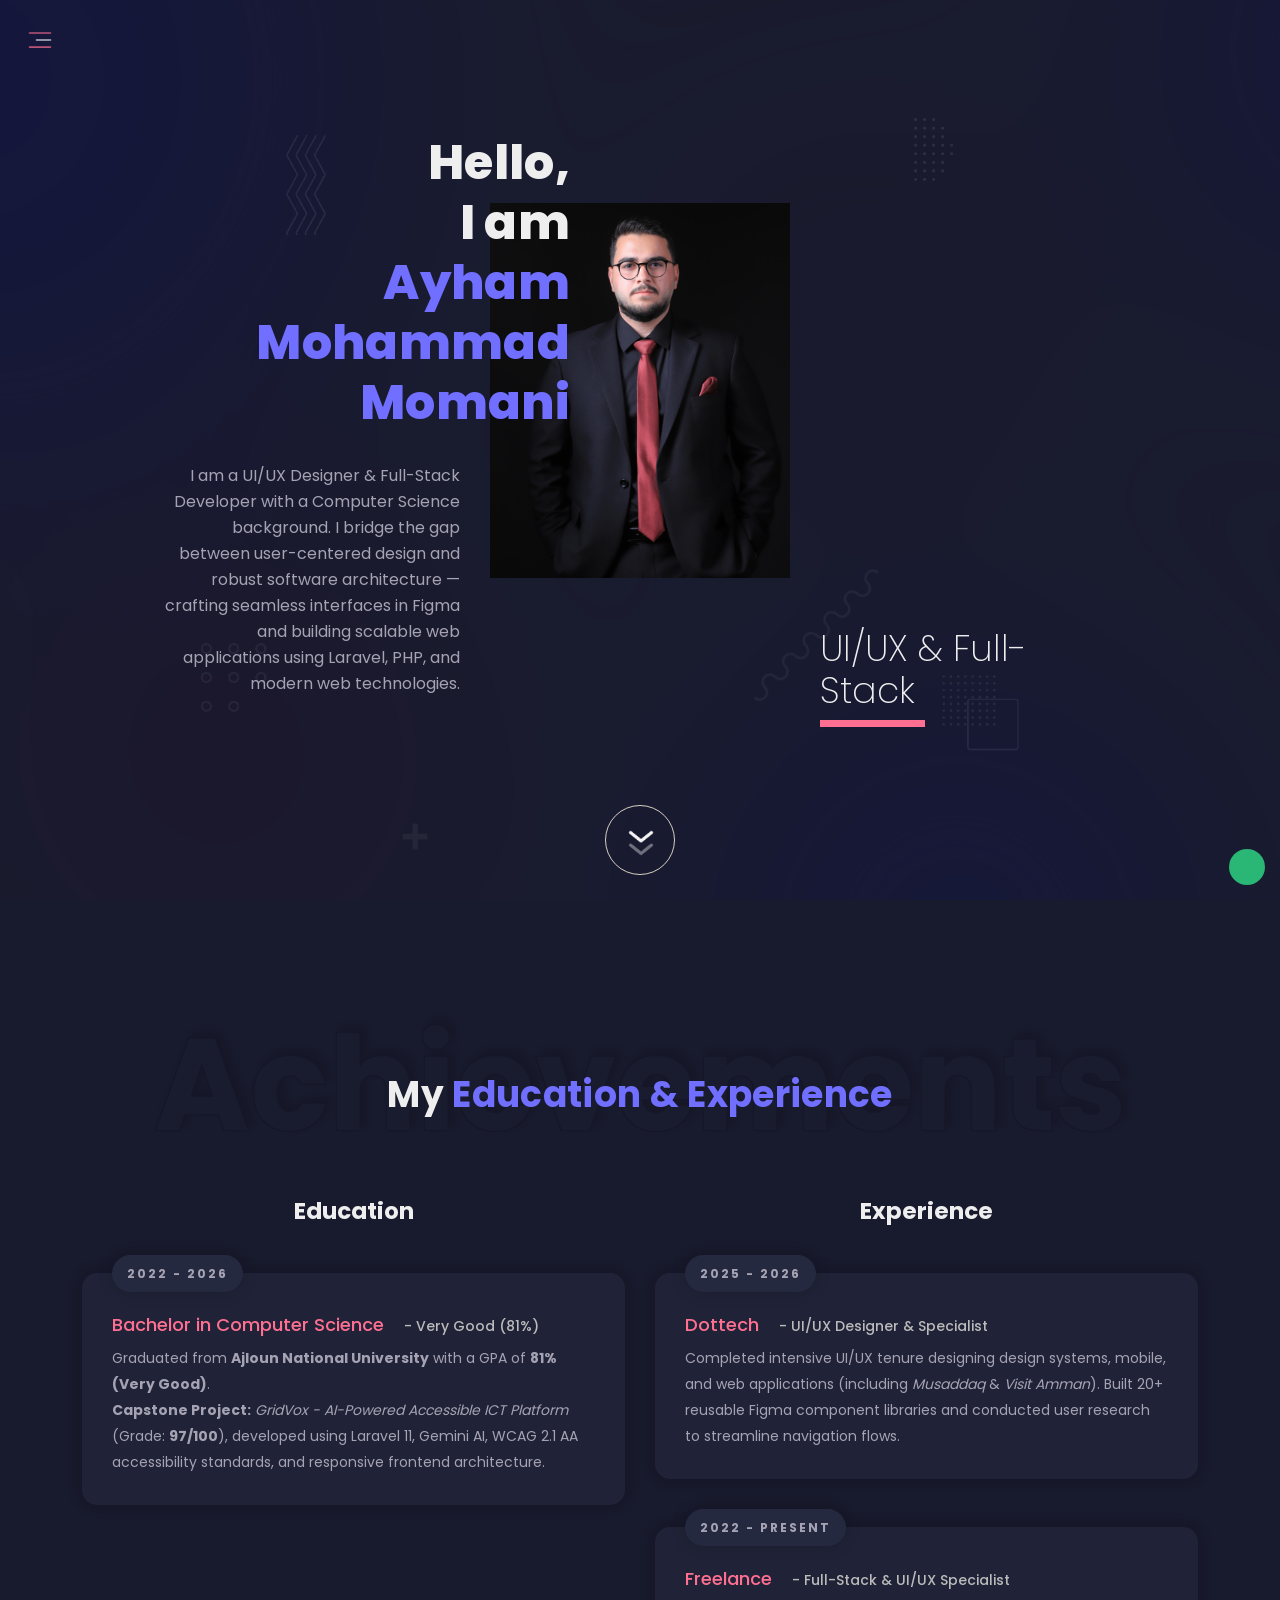
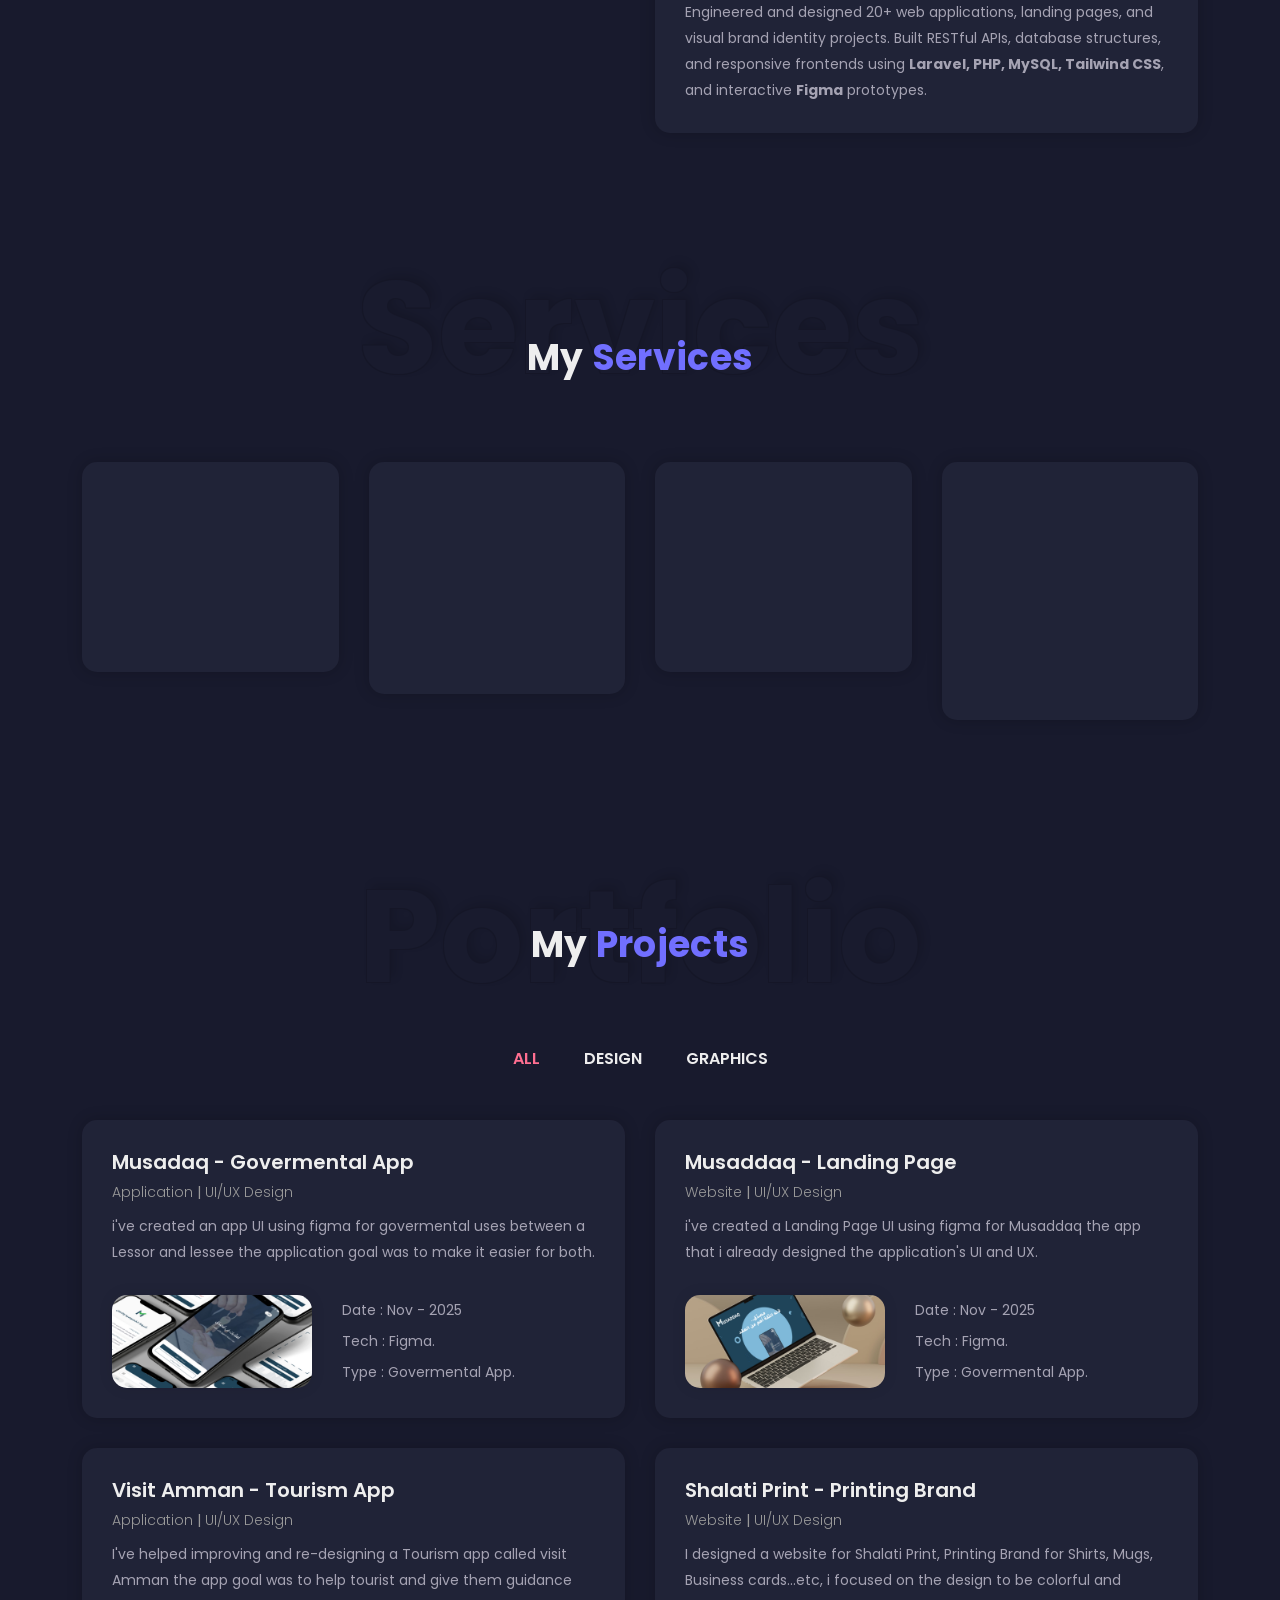
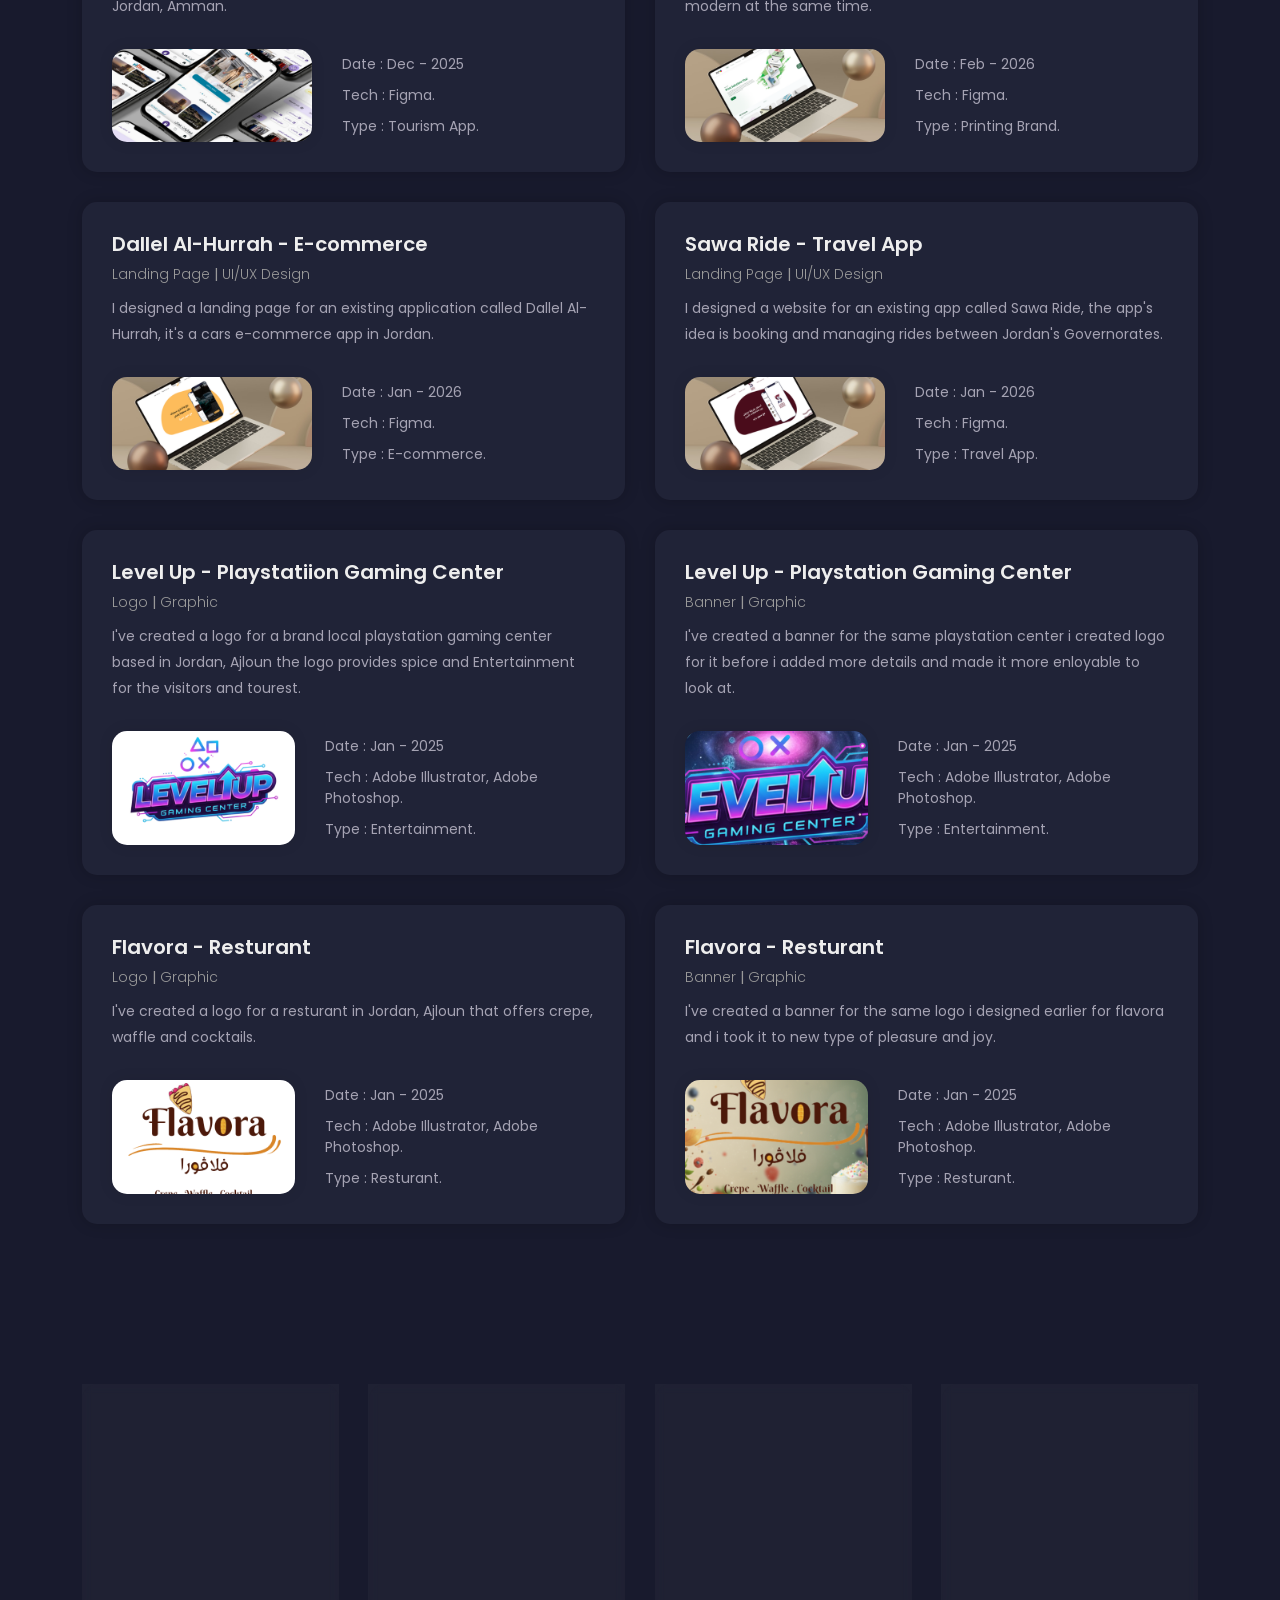
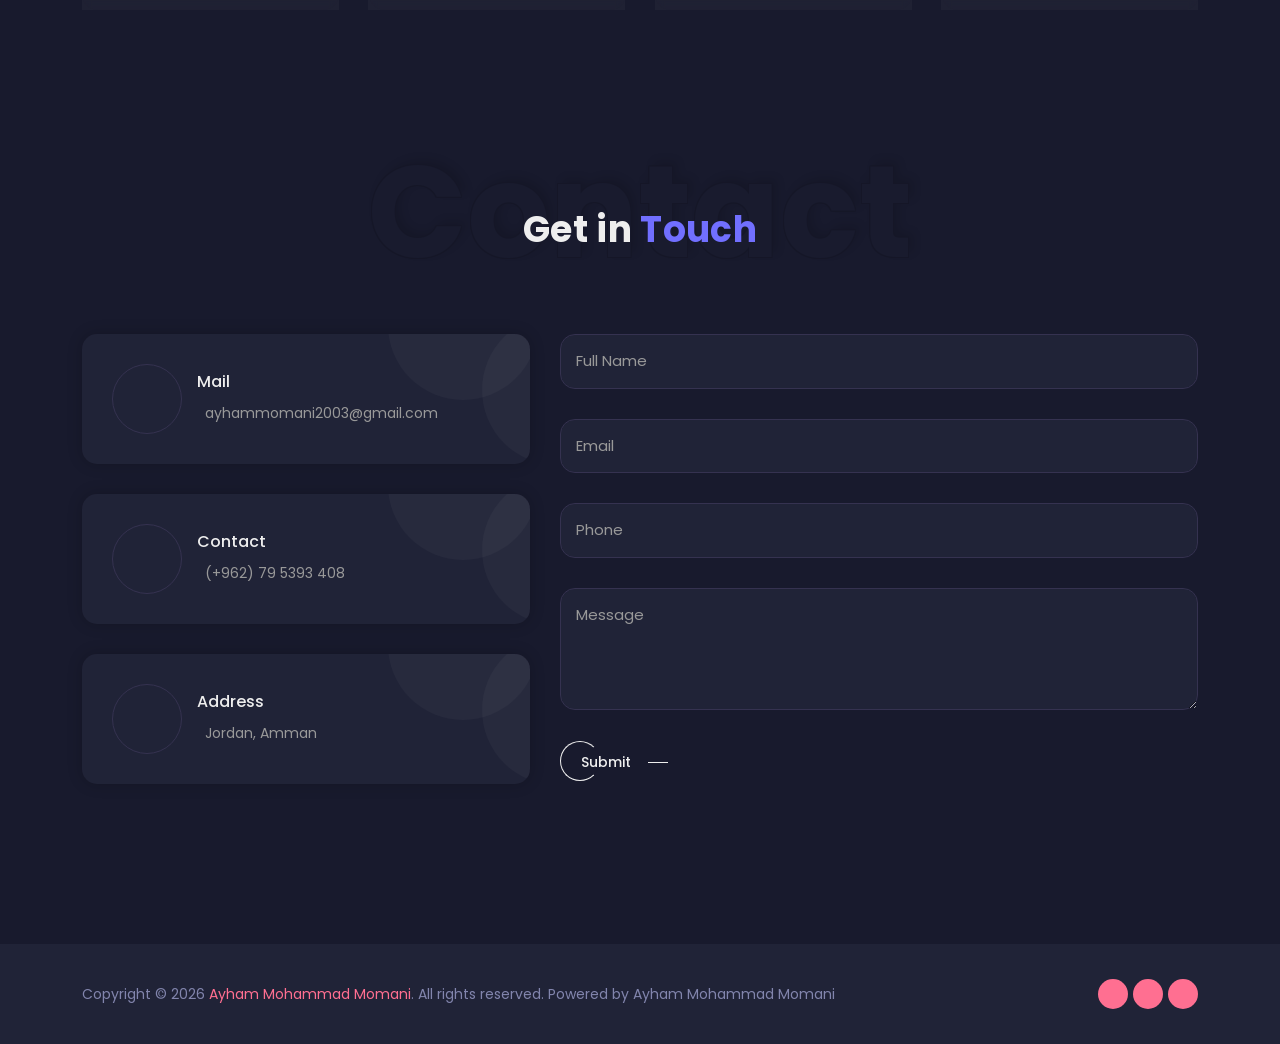
<file: index.html>
﻿
<!DOCTYPE html>
<html lang="en">

<head>
    <meta charset="UTF-8">
    <meta http-equiv="x-ua-compatible" content="ie=edge">
    <meta name="viewport" content="width=device-width, initial-scale=1.0, minimum-scale=1.0">

    <title> Ayham Mohammad Momani Portfolio</title>
    <meta name="keywords"
        content="personal portfolio, cv, resume, agency, bootstrap, clean, cv, designer, developer, freelancer, modern, one page portfolio, onepage, personal portfolio, responsive, resume, vcard">
    <meta name="description" content="Ayham Mohammad Momani Portfolio">
    <meta name="author" content="Ayham Mohammad Momani">
    <meta name="generator" content="Mobirise v3.12.1, mobirise.com">
    <!-- site Favicon -->
    <link rel="icon" href="assets/img/favicon/Person.png" >
    <link rel="apple-touch-icon" href="assets/img/favicon/Person.png">
    <meta name="msapplication-TileImage" content="assets/img/favicon/Person.png">

    <!-- css Font -->

    <!-- css All Plugins Files -->
    <link rel="stylesheet" href="assets/css/plugins/bootstrap.css">
    <link rel="stylesheet" href="assets/css/plugins/jquery.fancybox.min.css">
    <link rel="stylesheet" href="assets/css/plugins/slick.min.css">

    <!-- Main Style -->
    <link rel="stylesheet" href="assets/css/dark.css">
    <link rel="stylesheet" href="assets/css/responsive.css">

</head>

<body>

    <!-- Loader -->
    <div id="ms-overlay">
        <div class="ms-roller">
            <div></div>
            <div></div>
            <div></div>
            <div></div>
            <div></div>
            <div></div>
            <div></div>
            <div></div>
        </div>
    </div>

    <!-- Header Start -->
<header>
  <nav style="position:relative;">
    <!-- Minimal, self-contained left-fixed toggle so it remains visible and clickable -->
    <a href="javascript:void(0)" class="ms-sidebar-toggle" style="position:fixed; left:18px; top:18px; z-index:9999; width:44px; height:44px; display:flex; align-items:center; justify-content:center; background:transparent; padding:0; border:0;">
      <img src="assets/img/icons/menu.svg" class="svg_img" alt="menu" style="display:block; max-width:28px; max-height:28px;">
    </a>
    <!-- keep other header content (logo etc.) as-is after this nav if present -->
  </nav>
</header>
<!-- Header End -->

<!-- Sidebar Start -->
<div class="ms-sidebar-overlay" aria-hidden="true" style="position:fixed; inset:0; background:rgba(0,0,0,0.55); z-index:1000; display:none;"></div>

<div class="ms-sidebar" style="position:fixed; top:0; left:0 !important; right:auto !important; width:320px; height:100%; transform:translateX(-100%); transition:transform .28s ease; z-index:1100; overflow-y:auto; background:inherit;">
  <div class="menu-list" style="padding:20px; text-align:left; position:relative; z-index:1110;">
    <a href="javascript:void(0)" class="close-sidebar" style="position:absolute; left:12px; top:12px; z-index:1120; font-size:24px; line-height:1;">—</a>
    <ul class="navbar-nav mb-2 ml-auto" id="top-menu" style="margin-left:0; margin-right:auto;">
      <li class="nav-item active"><a class="nav-link ms-nav" aria-current="page" href="#home">Home</a></li>
      <li class="nav-item"><a class="nav-link ms-nav" href="#about">About</a></li>
      <li class="nav-item"><a class="nav-link ms-nav" href="#experience">Experience</a></li>
      <li class="nav-item"><a class="nav-link ms-nav" href="#service">Service</a></li>
      <li class="nav-item"><a class="nav-link ms-nav" href="#portfolio">Portfolio</a></li>
      <li class="nav-item"><a class="nav-link ms-nav" href="#contact">Contacts</a></li>
    </ul>
  </div>
</div>
<!-- Sidebar End -->

<!-- Sidebar helper script (self-contained; placed here so only dark.html is changed) -->
<script>
(function(){
  const toggle = document.querySelector('.ms-sidebar-toggle');
  const sidebar = document.querySelector('.ms-sidebar');
  const overlay = document.querySelector('.ms-sidebar-overlay');
  const closeBtn = sidebar && sidebar.querySelector('.close-sidebar');

  if (!sidebar || !overlay || !toggle) {
    // required elements missing — nothing to do
    return;
  }

  // Enforce left positioning (idempotent)
  sidebar.style.left = '0';
  sidebar.style.right = 'auto';
  sidebar.style.position = 'fixed';
  sidebar.style.transform = 'translateX(-100%)';
  sidebar.style.transition = 'transform .28s ease';
  sidebar.style.zIndex = '1100';
  overlay.style.zIndex = '1000';
  overlay.style.display = 'none';

  function openSidebar() {
    overlay.style.display = 'block';
    // reflow so display takes effect
    void overlay.offsetWidth;
    sidebar.classList.add('open');
    overlay.classList.add('active');
    sidebar.style.transform = 'translateX(0)';
    document.body.style.overflow = 'hidden';
  }

  function closeSidebar() {
    sidebar.classList.remove('open');
    overlay.classList.remove('active');
    sidebar.style.transform = 'translateX(-100%)';
    document.body.style.overflow = '';
    setTimeout(() => {
      if (!overlay.classList.contains('active')) overlay.style.display = 'none';
    }, 320);
  }

  // Use a capturing handler and stopImmediatePropagation to ensure this handler runs first
  function handler(e) {
    e.preventDefault();
    if (e.stopImmediatePropagation) e.stopImmediatePropagation();
    if (sidebar.classList.contains('open')) closeSidebar();
    else openSidebar();
  }

  // Attach our authoritative handler to the toggle
  try { toggle.onclick = null; } catch (err) {}
  toggle.addEventListener('click', handler, true);

  // Overlay and close button close the sidebar
  overlay.addEventListener('click', function(e){ e.preventDefault(); closeSidebar(); }, true);
  if (closeBtn) closeBtn.addEventListener('click', function(e){ e.preventDefault(); closeSidebar(); }, true);

  // Close on Escape
  document.addEventListener('keydown', function(e){
    if (e.key === 'Escape' && sidebar.classList.contains('open')) closeSidebar();
  });
})();
</script>

    <!-- Hero Start -->
    <section id="home" class="ms-hero margin-b-50">
        <div class="ms-diamond-1"></div>
        <div class="ms-diamond-2"></div>
        <div class="ms-diamond-3"></div>
        <div class="ms-diamond-4"></div>
        <div class="ms-diamond-5"></div>
        <div class="ms-diamond-6"></div>
        <div class="container">
            <div class="hero-content">
                <div class="hero-item static">
                    <div class="ms-hero-detail">
                        <h2 class="ms-hero-title title-right-overflow">
                            <span>Hello, <br> I am<br> 
                                <span class="name">&nbsp; Ayham Mohammad Momani</span>
                            </span>
                        </h2>
                        <p class="ms-hero-detail">
                            I am a UI/UX Designer & Full-Stack Developer with a Computer Science background. 
                            I bridge the gap between user-centered design and robust software architecture — crafting seamless interfaces in Figma and building scalable web applications using Laravel, PHP, and modern web technologies.
                        </p>
                    </div>
                    <div class="ms-hero-img">
                        <div class="ms-card" data-tilt>
                            <img src="assets/img/hero/1.png" alt="Ayham Mohammad Momani">
                        </div>
                    </div>
                    <div class="ms-hero-name">
                        <h3><span>UI/UX & Full-Stack</span></h3>
                    </div>
                </div>
                <div class="art"></div>
            </div>
        </div>
        <div class="scroll-next" data-scroll="experience">
            <div class="ms-container">
                <span class="menu">
                    <span class="text"></span>
                    <span class="circle"></span>
                </span>
            </div>
        </div>
    </section>
    <!-- Hero End -->

    

    <!-- Start Experience & Education section -->
    <section id="experience" class="ms-experience padding-tb-80">
        <div class="container">
            <div class="row">
                <div class="section-title">
                    <h2>My <span>Education & Experience</span></h2>
                    <span class="ligh-title">Achievements</span>
                </div>
                <div class="col-lg-6 col-md-12 col-sm-12">
                    <div class="education ms-ex-box m-b-991">
                        <h4>Education</h4>
                        <ul class="timeline">
                            <li class="timeline-item" data-aos="fade-up" data-aos-duration="2000" data-aos-delay="400">
                                <div class="timeline-info">
                                    <span>2022 - 2026</span>
                                </div>
                                <div class="timeline-content">
                                    <h5 class="timeline-title">Bachelor in Computer Science <span class="sub">- Very Good (81%)</span></h5>
                                    <p>
                                        Graduated from <strong>Ajloun National University</strong> with a GPA of <strong>81% (Very Good)</strong>. 
                                        <br>
                                        <strong>Capstone Project:</strong> <em>GridVox - AI-Powered Accessible ICT Platform</em> (Grade: <strong>97/100</strong>), developed using Laravel 11, Gemini AI, WCAG 2.1 AA accessibility standards, and responsive frontend architecture.
                                    </p>
                                </div>
                            </li>
                        </ul>
                    </div>
                </div>
                <div class="col-lg-6 col-md-12 col-sm-12">
                    <div class="experiense ms-ex-box">
                        <h4>Experience</h4>
                        <ul class="timeline">
                            <li class="timeline-item">
                                <div class="timeline-info">
                                    <span>2025 - 2026</span>
                                </div>
                                <div class="timeline-content">
                                    <h5 class="timeline-title">Dottech <span class="sub">- UI/UX Designer & Specialist</span></h5>
                                    <p>
                                        Completed intensive UI/UX tenure designing design systems, mobile, and web applications (including <em>Musaddaq</em> & <em>Visit Amman</em>). Built 20+ reusable Figma component libraries and conducted user research to streamline navigation flows.
                                    </p>
                                </div>
                            </li>
                            <li class="timeline-item">
                                <div class="timeline-info">
                                    <span>2022 - Present</span>
                                </div>
                                <div class="timeline-content">
                                    <h5 class="timeline-title">Freelance <span class="sub">- Full-Stack & UI/UX Specialist</span></h5>
                                    <p>
                                        Engineered and designed 20+ web applications, landing pages, and visual brand identity projects. Built RESTful APIs, database structures, and responsive frontends using <strong>Laravel, PHP, MySQL, Tailwind CSS</strong>, and interactive <strong>Figma</strong> prototypes.
                                    </p>
                                </div>
                            </li>
                        </ul>
                    </div>
                </div>
            </div>
        </div>
    </section>
    <!-- End Experience & Education Section -->

    <!-- Start service section -->
    <section id="service" class="ms-service padding-tb-80 sec-bg">
        <div class="container">
            <div class="section-title">
                <h2>My <span>Services</span></h2>
                <span class="ligh-title">Services</span>
            </div>
            <div class="row service-box m-tb-minus-15px">
                <!-- Service 1: Graphic Design -->
                <div class="col-lg-3 col-md-6 col-xs-12">
                    <div class="flipper">
                        <div class="main-box">
                            <div class="box-front height-300 white-bg">
                                <div class="content-wrap">
                                    <div class="icon">
                                        <img class="icofont icofont-headphone-alt font-40px dark-color svg_img"
                                            src="assets/img/service/1.svg" alt="Graphic Design">
                                    </div>
                                    <h3>Graphic Design</h3>
                                    <p>Design the Visual Identity & Branding for Your Business.</p>
                                </div>
                            </div>
                            <div class="box-back height-300 gradient-bg">
                                <div class="content-wrap">
                                    <h3>Graphic Design</h3>
                                    <p>Communicates ideas visually through typography, color, layout, and brand identity assets to make your business memorable and unique.</p>
                                </div>
                            </div>
                        </div>
                    </div>
                </div>

                <!-- Service 2: UI/UX Design -->
                <div class="col-lg-3 col-md-6 col-xs-12">
                    <div class="flipper">
                        <div class="main-box">
                            <div class="box-front height-300 white-bg">
                                <div class="content-wrap">
                                    <div class="icon">
                                        <img class="icofont icofont-headphone-alt font-40px dark-color svg_img"
                                            src="assets/img/service/2.svg" alt="UI/UX Design">
                                    </div>
                                    <h3>UI/UX Design</h3>
                                    <p>Smooth, Intuitive & User-Centered Digital Experiences.</p>
                                </div>
                            </div>
                            <div class="box-back height-300 gradient-bg">
                                <div class="content-wrap">
                                    <h3>UI/UX Design</h3>
                                    <p>Crafting responsive web & mobile prototypes in Figma, design systems, wireframes, and intuitive user flows focused on high conversion.</p>
                                </div>
                            </div>
                        </div>
                    </div>
                </div>

                <!-- Service 3: Full-Stack Development (Laravel & Web) -->
                <div class="col-lg-3 col-md-6 col-xs-12">
                    <div class="flipper">
                        <div class="main-box">
                            <div class="box-front height-300 white-bg">
                                <div class="content-wrap">
                                    <div class="icon">
                                        <img class="icofont icofont-headphone-alt font-40px dark-color svg_img"
                                            src="assets/img/service/3.svg" alt="Full-Stack Development">
                                    </div>
                                    <h3>Full-Stack Dev</h3>
                                    <p>Scalable Web Apps & Robust Backend Solutions.</p>
                                </div>
                            </div>
                            <div class="box-back height-300 gradient-bg">
                                <div class="content-wrap">
                                    <h3>Full-Stack Dev</h3>
                                    <p>Building clean, high-performance web applications using Laravel, PHP, MySQL, RESTful APIs, JavaScript, and Tailwind CSS.</p>
                                </div>
                            </div>
                        </div>
                    </div>
                </div>

                <!-- Service 4: Web Optimization & SEO -->
                <div class="col-lg-3 col-md-6 col-xs-12">
                    <div class="flipper">
                        <div class="main-box">
                            <div class="box-front height-300 white-bg">
                                <div class="content-wrap">
                                    <div class="icon">
                                        <img class="icofont icofont-headphone-alt font-40px dark-color svg_img"
                                            src="assets/img/service/4.svg" alt="SEO & Optimization">
                                    </div>
                                    <h3>SEO & Optimization</h3>
                                    <p>Fast Performance, Accessibility & Google Rankings.</p>
                                </div>
                            </div>
                            <div class="box-back height-300 gradient-bg">
                                <div class="content-wrap">
                                    <h3>SEO & Optimization</h3>
                                    <p>Optimizing web applications for search engine visibility, fast load speeds, WCAG 2.1 accessibility, and cross-browser responsiveness.</p>
                                </div>
                            </div>
                        </div>
                    </div>
                </div>
            </div>
        </div>
    </section>
    <!-- End service section -->

    <!-- Start Portfolio Section -->
    <section id="portfolio" class="ms-portfolio padding-tb-80">
        <div class="container">
            <div class="section-title">
                <h2>My <span>Projects</span></h2>
                <span class="ligh-title">Portfolio</span>
            </div>
            <div class="row m-b-minus-24px">
                <div class="portfolio-content">
                    <div>
                        <div class="row">
                            <div class="col-sm-12">
                                <div class="portfolio-tabs">
                                    <ul>
                                        <li class="filter" data-filter="all">ALL</li>
                                        <li class="filter" data-filter=".design">DESIGN</li>
                                
                                        <li class="filter" data-filter=".graphics">GRAPHICS</li>
                                        
                                    </ul>
                                </div>
                            </div>
                            
                                        <div class="col-lg-6 mix design">
                                            <div class="ms-project-box">
                                                <h3>Musadaq - Govermental App</h3>
                                                <div class="links">
                                                    <a href="">Application</a> |
                                                    <a href="">UI/UX Design</a>
                                                </div>
                                                <p>i've created an app UI using figma for govermental uses between a Lessor and lessee 
                                                    the application goal was to make it easier for both.
                                                   
                                                </p>
                                                <div class="ms-info">
                                                    <div class="portfolio-img">
                                                        <a class="" data-fancybox="gallery"
                                                            href="assets/img/portfolio/5.png"
                                                            style="background-image: url(assets/img/portfolio/55.png)">
                                                            <span class="overlay">+</span>
                                                        </a>
                                                    </div>
                                                    <div class="ms-detail">
                                                        <ul>
                                                             <li>Date : Nov - 2025</li>
                                                           
                                                            <li>Tech : Figma.</li>
                                                            <li>Type : Govermental App.</li>
                                                        </ul>

                                                    </div>
                                                </div>
                                            </div>
                                        </div>
                                        <div class="col-lg-6 mix design">
                                            <div class="ms-project-box">
                                                <h3>Musaddaq - Landing Page</h3>
                                                <div class="links">
                                                    <a href="">Website</a> |
                                                    <a href="">UI/UX Design</a>
                                                </div>
                                                <p>i've created a Landing Page UI using figma for Musaddaq the app that i already designed the application's UI and UX.
                                                   
                                                </p>
                                                <div class="ms-info">
                                                    <div class="portfolio-img">
                                                        <a class="" data-fancybox="gallery"
                                                            href="assets/img/portfolio/Mu2.png"
                                                            style="background-image: url(assets/img/portfolio/Mu22.png)">
                                                            <span class="overlay">+</span>
                                                        </a>
                                                    </div>
                                                    <div class="ms-detail">
                                                        <ul>
                                                             <li>Date : Nov - 2025</li>
                                                           
                                                            <li>Tech : Figma.</li>
                                                            <li>Type : Govermental App.</li>
                                                        </ul>

                                                    </div>
                                                </div>
                                            </div>
                                        </div>
                                        
                                        <div class="col-lg-6 mix design">
                                            <div class="ms-project-box">
                                                <h3>Visit Amman - Tourism App</h3>
                                                <div class="links">
                                                    <a href="">Application</a> |
                                                    <a href="">UI/UX Design</a>
                                                </div>
                                                <p>I've helped improving and re-designing a Tourism app called visit Amman 
                                                    the app goal was to help tourist and give them guidance Jordan, Amman.
                                                   
                                                </p>
                                                <div class="ms-info">
                                                    <div class="portfolio-img">
                                                        <a class="" data-fancybox="gallery"
                                                            href="assets/img/portfolio/6.png"
                                                            style="background-image: url(assets/img/portfolio/66.png)">
                                                            <span class="overlay">+</span>
                                                        </a>
                                                    </div>
                                                    <div class="ms-detail">
                                                        <ul>
                                                             <li>Date : Dec - 2025</li>
                                                           
                                                            <li>Tech : Figma.</li>
                                                            <li>Type : Tourism App.</li>
                                                        </ul>

                                                    </div>
                                                </div>
                                            </div>
                                        </div>
                                        <div class="col-lg-6 mix design">
                                            <div class="ms-project-box">
                                                <h3>Shalati Print - Printing Brand</h3>
                                                <div class="links">
                                                    <a href="">Website</a> |
                                                    <a href="">UI/UX Design</a>
                                                </div>
                                                <p>I designed a website for Shalati Print, Printing Brand for Shirts, Mugs, Business cards...etc,
                                                    i focused on the design to be colorful and modern at the same time.
                                                   
                                                </p>
                                                <div class="ms-info">
                                                    <div class="portfolio-img">
                                                        <a class="" data-fancybox="gallery"
                                                            href="assets/img/portfolio/Shalati1.png"
                                                            style="background-image: url(assets/img/portfolio/Shalati11.png)">
                                                            <span class="overlay">+</span>
                                                        </a>
                                                    </div>
                                                    <div class="ms-detail">
                                                        <ul>
                                                             <li>Date : Feb - 2026</li>
                                                           
                                                            <li>Tech : Figma.</li>
                                                            <li>Type : Printing Brand.</li>
                                                        </ul>

                                                    </div>
                                                </div>
                                            </div>
                                        </div>

                                        <div class="col-lg-6 mix design">
                                            <div class="ms-project-box">
                                                <h3>Dallel Al-Hurrah - E-commerce</h3>
                                                <div class="links">
                                                    <a href="">Landing Page</a> |
                                                    <a href="">UI/UX Design</a>
                                                </div>
                                                <p>I designed a landing page for an existing application called Dallel Al-Hurrah, it's a cars e-commerce app in Jordan.
                                                   
                                                </p>
                                                <div class="ms-info">
                                                    <div class="portfolio-img">
                                                        <a class="" data-fancybox="gallery"
                                                            href="assets/img/portfolio/Da3.png"
                                                            style="background-image: url(assets/img/portfolio/Da33.png)">
                                                            <span class="overlay">+</span>
                                                        </a>
                                                    </div>
                                                    <div class="ms-detail">
                                                        <ul>
                                                             <li>Date : Jan - 2026</li>
                                                           
                                                            <li>Tech : Figma.</li>
                                                            <li>Type : E-commerce.</li>
                                                        </ul>

                                                    </div>
                                                </div>
                                            </div>
                                        </div>

                                        <div class="col-lg-6 mix design">
                                            <div class="ms-project-box">
                                                <h3>Sawa Ride - Travel App</h3>
                                                <div class="links">
                                                    <a href="">Landing Page</a> |
                                                    <a href="">UI/UX Design</a>
                                                </div>
                                                <p>I designed a website for an existing app called Sawa Ride, the app's idea is booking and managing rides between Jordan's Governorates.
                                                   
                                                </p>
                                                <div class="ms-info">
                                                    <div class="portfolio-img">
                                                        <a class="" data-fancybox="gallery"
                                                            href="assets/img/portfolio/Sa2.png"
                                                            style="background-image: url(assets/img/portfolio/Sa22.png)">
                                                            <span class="overlay">+</span>
                                                        </a>
                                                    </div>
                                                    <div class="ms-detail">
                                                        <ul>
                                                             <li>Date : Jan - 2026</li>
                                                           
                                                            <li>Tech : Figma.</li>
                                                            <li>Type : Travel App.</li>
                                                        </ul>

                                                    </div>
                                                    
                                                </div>

                                            </div>
                                        </div>
                                        <div class="col-md-12 col-sm-12">
                                <div class="portfolio-content-items">
                                    <div class="row m-b-minus-30px">
                                        <div class="col-lg-6 mix graphics templates">
                                            <div class="ms-project-box">
                                                <h3>Level Up - Playstatiion Gaming Center</h3>
                                                <div class="links">
                                                    <a href="">Logo</a> |
                                                    <a href="">Graphic</a>
                                                </div>
                                                <p>I've created a logo for a brand local playstation gaming center based in Jordan, Ajloun the logo provides
                                                    spice and Entertainment for the visitors and tourest.
                                                    
                                                </p>
                                                <div class="ms-info">
                                                    <div class="portfolio-img">
                                                        <a class="" data-fancybox="gallery"
                                                            href="assets/img/portfolio/1.png"
                                                            style="background-image: url(assets/img/portfolio/11.png)">
                                                            <span class="overlay">+</span>
                                                        </a>
                                                    </div>
                                                    <div class="ms-detail">
                                                        <ul>
                                                            <li>Date : Jan - 2025</li>
                                                           
                                                            <li>Tech : Adobe Illustrator, Adobe Photoshop.</li>
                                                            <li>Type : Entertainment.</li>
                                                            
                                                        </ul>

                                                    </div>
                                                </div>
                                            </div>
                                        </div>
                                        <div class="col-lg-6 mix design">
                                            <div class="ms-project-box">
                                                <h3>Level Up - Playstation Gaming Center</h3>
                                                <div class="links">
                                                    <a href="">Banner</a> |
                                                    <a href="">Graphic</a>
                                                </div>
                                                <p>I've created a banner for the same playstation center i created logo for it before 
                                                    i added more details and made it more enloyable to look at.
                                                   
                                                </p>
                                                <div class="ms-info">
                                                    <div class="portfolio-img">
                                                        <a class="" data-fancybox="gallery"
                                                            href="assets/img/portfolio/2.png"
                                                            style="background-image: url(assets/img/portfolio/22.png)">
                                                            <span class="overlay">+</span>
                                                        </a>
                                                    </div>
                                                    <div class="ms-detail">
                                                        <ul>
                                                             <li>Date : Jan - 2025</li>
                                                           
                                                            <li>Tech : Adobe Illustrator, Adobe Photoshop.</li>
                                                            <li>Type : Entertainment.</li>
                                                        </ul>

                                                    </div>
                                                </div>
                                            </div>
                                        </div>
                                        
                                        <div class="col-lg-6 mix design">
                                            <div class="ms-project-box">
                                                <h3>Flavora - Resturant</h3>
                                                <div class="links">
                                                   <a href="">Logo</a> |
                                                    <a href="">Graphic</a>
                                                </div>
                                                <p>I've created a logo for a resturant in Jordan, Ajloun
                                                     that offers crepe, waffle and cocktails.
                                                   
                                                </p>
                                                <div class="ms-info">
                                                    <div class="portfolio-img">
                                                        <a class="" data-fancybox="gallery"
                                                            href="assets/img/portfolio/3.png"
                                                            style="background-image: url(assets/img/portfolio/33.png)">
                                                            <span class="overlay">+</span>
                                                        </a>
                                                    </div>
                                                    <div class="ms-detail">
                                                        <ul>
                                                            <li>Date : Jan - 2025</li>
                                                           
                                                            <li>Tech : Adobe Illustrator, Adobe Photoshop.</li>
                                                            <li>Type : Resturant.</li>
                                                        </ul>

                                                    </div>
                                                </div>
                                            </div>
                                        </div>
                                        <div class="col-lg-6 mix development">
                                            <div class="ms-project-box">
                                                <h3>Flavora - Resturant</h3>
                                                <div class="links">
                                                   <a href="">Banner</a> |
                                                    <a href="">Graphic</a>
                                                </div>
                                                <p>I've created a banner for the same logo i designed
                                                     earlier for flavora and i took it to new type of pleasure and joy.
                                                    
                                                </p>
                                                <div class="ms-info">
                                                    <div class="portfolio-img">
                                                        <a class="" data-fancybox="gallery"
                                                            href="assets/img/portfolio/4.png"
                                                            style="background-image: url(assets/img/portfolio/44.png)">
                                                            <span class="overlay">+</span>
                                                        </a>
                                                    </div>
                                                    <div class="ms-detail">
                                                        <ul>
                                                            <li>Date : Jan - 2025</li>
                                                           
                                                            <li>Tech : Adobe Illustrator, Adobe Photoshop.</li>
                                                            <li>Type : Resturant.</li>
                                                        </ul>

                                                    </div>
                                                    
                                                </div>
                                            </div>
                                        </div>
                                       
                                        
                                        
                                        
                                       
                                                </div>
                                            </div>
                                        </div>
                                       
                                                </div>
                                            </div>
                                        </div>
                                    </div>
                                </div>
                            </div>
                        </div>
                    </div>
                </div>
            </div>
        </div>
    </section>
    <!-- End Portfolio Section -->

    <!-- Start Counter Section -->
    <section id="counter" class="ms-counter padding-tb-80 sec-bg">
        <div class="container">
            <div class="row m-b-minus-30px">
                <!-- Item 1: Projects -->
                <div class="col-lg-3 col-md-6 col-sm-6" style="margin-bottom: 25px;">
                    <div class="ms-counter-box text-center" style="background: rgba(255, 255, 255, 0.03); border: 1px solid rgba(255, 255, 255, 0.08); padding: 30px 15px; border-radius: 16px; backdrop-filter: blur(5px);">
                        <div class="counter-icon" style="width: 55px; height: 55px; line-height: 55px; background: rgba(255, 255, 255, 0.06); border-radius: 50%; margin: 0 auto 15px auto; font-size: 20px; color: #fff;">
                            <i class="fa fa-folder-open" aria-hidden="true"></i>
                        </div>
                        <div style="display: flex; align-items: center; justify-content: center; gap: 2px;">
                            <h2 class="counter" style="display: inline-block; margin: 0; font-size: 2.4rem; font-weight: 700;">20</h2>
                            <span class="plus" style="font-size: 1.8rem; font-weight: 700;">+</span>
                        </div>
                        <p style="margin-top: 8px; font-size: 0.9rem; opacity: 0.8; margin-bottom: 0;">Completed Projects</p>
                    </div>
                </div>

                <!-- Item 2: Years -->
                <div class="col-lg-3 col-md-6 col-sm-6" style="margin-bottom: 25px;">
                    <div class="ms-counter-box text-center" style="background: rgba(255, 255, 255, 0.03); border: 1px solid rgba(255, 255, 255, 0.08); padding: 30px 15px; border-radius: 16px; backdrop-filter: blur(5px);">
                        <div class="counter-icon" style="width: 55px; height: 55px; line-height: 55px; background: rgba(255, 255, 255, 0.06); border-radius: 50%; margin: 0 auto 15px auto; font-size: 20px; color: #fff;">
                            <i class="fa fa-laptop" aria-hidden="true"></i>
                        </div>
                        <div style="display: flex; align-items: center; justify-content: center; gap: 2px;">
                            <h2 class="counter" style="display: inline-block; margin: 0; font-size: 2.4rem; font-weight: 700;">4</h2>
                            <span class="plus" style="font-size: 1.8rem; font-weight: 700;">+</span>
                        </div>
                        <p style="margin-top: 8px; font-size: 0.9rem; opacity: 0.8; margin-bottom: 0;">Years Experience</p>
                    </div>
                </div>

                <!-- Item 3: Capstone Grade -->
                <div class="col-lg-3 col-md-6 col-sm-6" style="margin-bottom: 25px;">
                    <div class="ms-counter-box text-center" style="background: rgba(255, 255, 255, 0.03); border: 1px solid rgba(255, 255, 255, 0.08); padding: 30px 15px; border-radius: 16px; backdrop-filter: blur(5px);">
                        <div class="counter-icon" style="width: 55px; height: 55px; line-height: 55px; background: rgba(255, 255, 255, 0.06); border-radius: 50%; margin: 0 auto 15px auto; font-size: 20px; color: #fff;">
                            <i class="fa fa-graduation-cap" aria-hidden="true"></i>
                        </div>
                        <div style="display: flex; align-items: center; justify-content: center; gap: 2px;">
                            <h2 class="counter" style="display: inline-block; margin: 0; font-size: 2.4rem; font-weight: 700;">97</h2>
                            <span class="plus" style="font-size: 1.8rem; font-weight: 700;">%</span>
                        </div>
                        <p style="margin-top: 8px; font-size: 0.9rem; opacity: 0.8; margin-bottom: 0;">Capstone Project Grade</p>
                    </div>
                </div>

                <!-- Item 4: Quality & Satisfaction -->
                <div class="col-lg-3 col-md-6 col-sm-6" style="margin-bottom: 25px;">
                    <div class="ms-counter-box text-center" style="background: rgba(255, 255, 255, 0.03); border: 1px solid rgba(255, 255, 255, 0.08); padding: 30px 15px; border-radius: 16px; backdrop-filter: blur(5px);">
                        <div class="counter-icon" style="width: 55px; height: 55px; line-height: 55px; background: rgba(255, 255, 255, 0.06); border-radius: 50%; margin: 0 auto 15px auto; font-size: 20px; color: #fff;">
                            <i class="fa fa-check-square-o" aria-hidden="true"></i>
                        </div>
                        <div style="display: flex; align-items: center; justify-content: center; gap: 2px;">
                            <h2 class="counter" style="display: inline-block; margin: 0; font-size: 2.4rem; font-weight: 700;">100</h2>
                            <span class="plus" style="font-size: 1.8rem; font-weight: 700;">%</span>
                        </div>
                        <p style="margin-top: 8px; font-size: 0.9rem; opacity: 0.8; margin-bottom: 0;">Quality & Satisfaction</p>
                    </div>
                </div>
            </div>
        </div>
    </section>
    <!-- End Counter Section -->


   <!-- Start Contact Section -->
    <section id="contact" class="ms-contact padding-tb-80 sec-bg">
        <div class="container d-block">
            <div class="section-title">
                <h2>Get in <span>Touch</span></h2>
                <span class="ligh-title">Contact</span>
            </div>
            <div class="row m-b-minus-30px">
                <div class="col-lg-5 col-md-12 m-b-991-20">
                    <!-- Mail Box -->
                    <div class="ms-box">
                        <div class="detail">
                            <div class="icon"><i class="fa fa-envelope" aria-hidden="true"></i></div>
                            <div class="info">
                                <h3 class="title">Mail</h3>
                                <p>
                                    <i class="fa fa-envelope" aria-hidden="true"></i> &nbsp; ayhammomani2003@gmail.com
                                </p>
                            </div>
                        </div>
                        <div class="space"></div>
                    </div>
                    
                    <!-- Phone Box -->
                    <div class="ms-box">
                        <div class="detail">
                            <div class="icon"><i class="fa fa-mobile" aria-hidden="true"></i></div>
                            <div class="info">
                                <h3 class="title">Contact</h3>
                                <p>
                                    <i class="fa fa-mobile" aria-hidden="true"></i> &nbsp; (+962) 79 5393 408
                                </p>
                            </div>
                        </div>
                        <div class="space"></div>
                    </div>

                    <!-- Address Box -->
                    <div class="ms-box">
                        <div class="detail">
                            <div class="icon"><i class="fa fa-map-marker" aria-hidden="true"></i></div>
                            <div class="info">
                                <h3 class="title">Address</h3>
                                <p>
                                    <i class="fa fa-map-marker" aria-hidden="true"></i> &nbsp; Jordan, Amman
                                </p>
                            </div>
                        </div>
                        <div class="space"></div>
                    </div>
                </div>

                <!-- Form -->
                <div class="col-lg-7 col-md-12">
                    <form>
                        <div class="form-group">
                            <input type="text" class="form-control" id="fname" placeholder="Full Name" required>
                        </div>
                        <div class="form-group">
                            <input type="email" class="form-control" id="umail" placeholder="Email" required>
                        </div>
                        <div class="form-group">
                            <input type="text" class="form-control" id="phone" placeholder="Phone">
                        </div>
                        <div class="form-group">
                            <textarea class="form-control" id="exampleFormControlTextarea1" rows="4"
                                placeholder="Message" required></textarea>
                        </div>
                        <button type="submit" class="ms-learn-more-right"><span class="text">Submit</span></button>
                    </form>
                </div>
            </div>
        </div>
    </section>
    <!-- End Contact Section -->

    
    <!-- Start Footer -->
    <footer class="margin-t-80">
        <div class="container">
            <div class="ms-footer-detail">
                <div class="ms-copy">
                    Copyright © 2026 <a class="site-name">Ayham Mohammad Momani</a>. All rights reserved. Powered by Ayham Mohammad Momani
                </div>
                <div class="ms-social">
                    <ul>
                        <li><a href="https://www.facebook.com/ayham.mmomani" target="_blank"><i class="fa fa-facebook"
                                    aria-hidden="true"></i></a></li>
                        <li><a href="https://www.instagram.com/a.m.momani/" target="_blank"><i class="fa fa-instagram"
                                    aria-hidden="true"></i></a></li>
                        <li><a href="https://www.linkedin.com/in/ayham-mohammad-momani-b2a00333b/" target="_blank"><i class="fa fa-linkedin"
                                    aria-hidden="true"></i></a></li>
                    </ul>
                </div>
            </div>
        </div>
    </footer>
    <!-- End Footer -->

    <!-- Whatsapp -->
    <div class="ms-style ms-right-bottom">
        <!-- Start Floating Panel Container -->
        <div class="ms-panel">
            <!-- Panel Header -->
            <div class="ms-header">
                <strong>Need Help?</strong>
                <p>Chat with Me on WhatsApp</p>
            </div>
            <!-- Panel Content -->
            <div class="ms-body">
                <ul>
                    <!-- Start Single Contact List -->
                   
                    <!-- Start Single Contact List -->
                    <li>
                        <a class="ms-list" data-number="962795393408"
                            data-message="Hi Ayham">
                            <div class="d-flex bd-highlight">
                                <!-- Profile Picture -->
                                <div class="ms-img-cont">
                                    <img src="assets/img/chat/profile_01.jpg" class="ms-user-img" alt="Profile image">
                                    <span class="ms-status-icon ms-online"></span>
                                </div>
                                <!-- Display Name & Last Seen -->
                                <div class="ms-user-info">
                                    <span>Ayham Mohammad</span>
                                    <p>Ayham is online</p>
                                </div>
                            </div>
                        </a>
                    </li>
                    <!--/ End Single Contact List -->

                </ul>
            </div>
        </div>
        <!--/ End Floating Panel Container -->
        <!-- Start Right Floating Button-->
        <div class="ms-right-bottom">
            <div class="ms-box">
                <div class="ms-button rotateBackward">
                    <i class="fa fa-whatsapp"></i>
                </div>
            </div>
        </div>
        <!--/ End Right Floating Button-->
    </div>
    <!-- Whatsapp end -->

    <!-- Back to top -->
    <div class="progress-wrap">
        <i class="fa fa-arrow-up" aria-hidden="true"></i>
        <svg class="progress-circle svg-content" width="100%" height="100%" viewBox="-1 -1 102 102">
            <path d="M50,1 a49,49 0 0,1 0,98 a49,49 0 0,1 0,-98" />
        </svg>
    </div>
    <!-- Back to top -->

    <!-- Vendor JS -->
    <script src="assets/js/vendor/jquery-3.1.1.min.js"></script>
    <script src="assets/js/vendor/bootstrap.bundle.min.js"></script>
    <script src="assets/js/vendor/tilt.jquery.js"></script>
    <script src="assets/js/vendor/mixitup.min.js"></script>
    <script src="assets/js/vendor/jquery.fancybox.min.js"></script>
    <script src="assets/js/vendor/slick.min.js"></script>
    <script src="assets/js/vendor/fontawesome.js"></script>

    <!-- Scroll button animation for mouse hover Js -->
    <script src="assets/js/vendor/tweenmax.min.js"></script>

    <!-- Site Main Js -->
    <script src="assets/js/script.js"></script>
    <script>
(function(){
  const form = document.querySelector('section#contact form');
  if (!form) return;
  form.addEventListener('submit', function(e){
    e.preventDefault();

    const name = (document.getElementById('fname') || {value:''}).value.trim();
    const email = (document.getElementById('umail') || {value:''}).value.trim();
    const phone = (document.getElementById('phone') || {value:''}).value.trim();
    const message = (document.getElementById('exampleFormControlTextarea1') || {value:''}).value.trim();

    const to = 'ayhammomani2003@gmail.com';
    const subject = 'Website contact from ' + (name || email || 'website visitor');

    // Build body lines and URL-encode
    const lines = [];
    if (name) lines.push('Name: ' + name);
    if (email) lines.push('Email: ' + email);
    if (phone) lines.push('Phone: ' + phone);
    if (message) {
      lines.push('');
      lines.push('Message:');
      lines.push(message);
    }
    const body = encodeURIComponent(lines.join('\r\n') || '');

    // Mailto fallback
    const mailto = `mailto:${encodeURIComponent(to)}?subject=${encodeURIComponent(subject)}&body=${body}`;

    // Preferred: open Gmail compose in new tab (works for most visitors who use Gmail)
    const gmail = `https://mail.google.com/mail/?view=cm&fs=1&to=${encodeURIComponent(to)}&su=${encodeURIComponent(subject)}&body=${body}`;

    // Try to open Gmail compose in a new tab. If popup is blocked, fallback to mailto (which may fail if no app).
    const win = window.open(gmail, '_blank');
    if (win) {
      try { win.focus(); } catch (err) {}
    } else {
      // Popup blocked &#8212; use mailto (will open mail app if configured)
      window.location.href = mailto;
    }
  });
})();
</script>



</body>

</html>
</file>
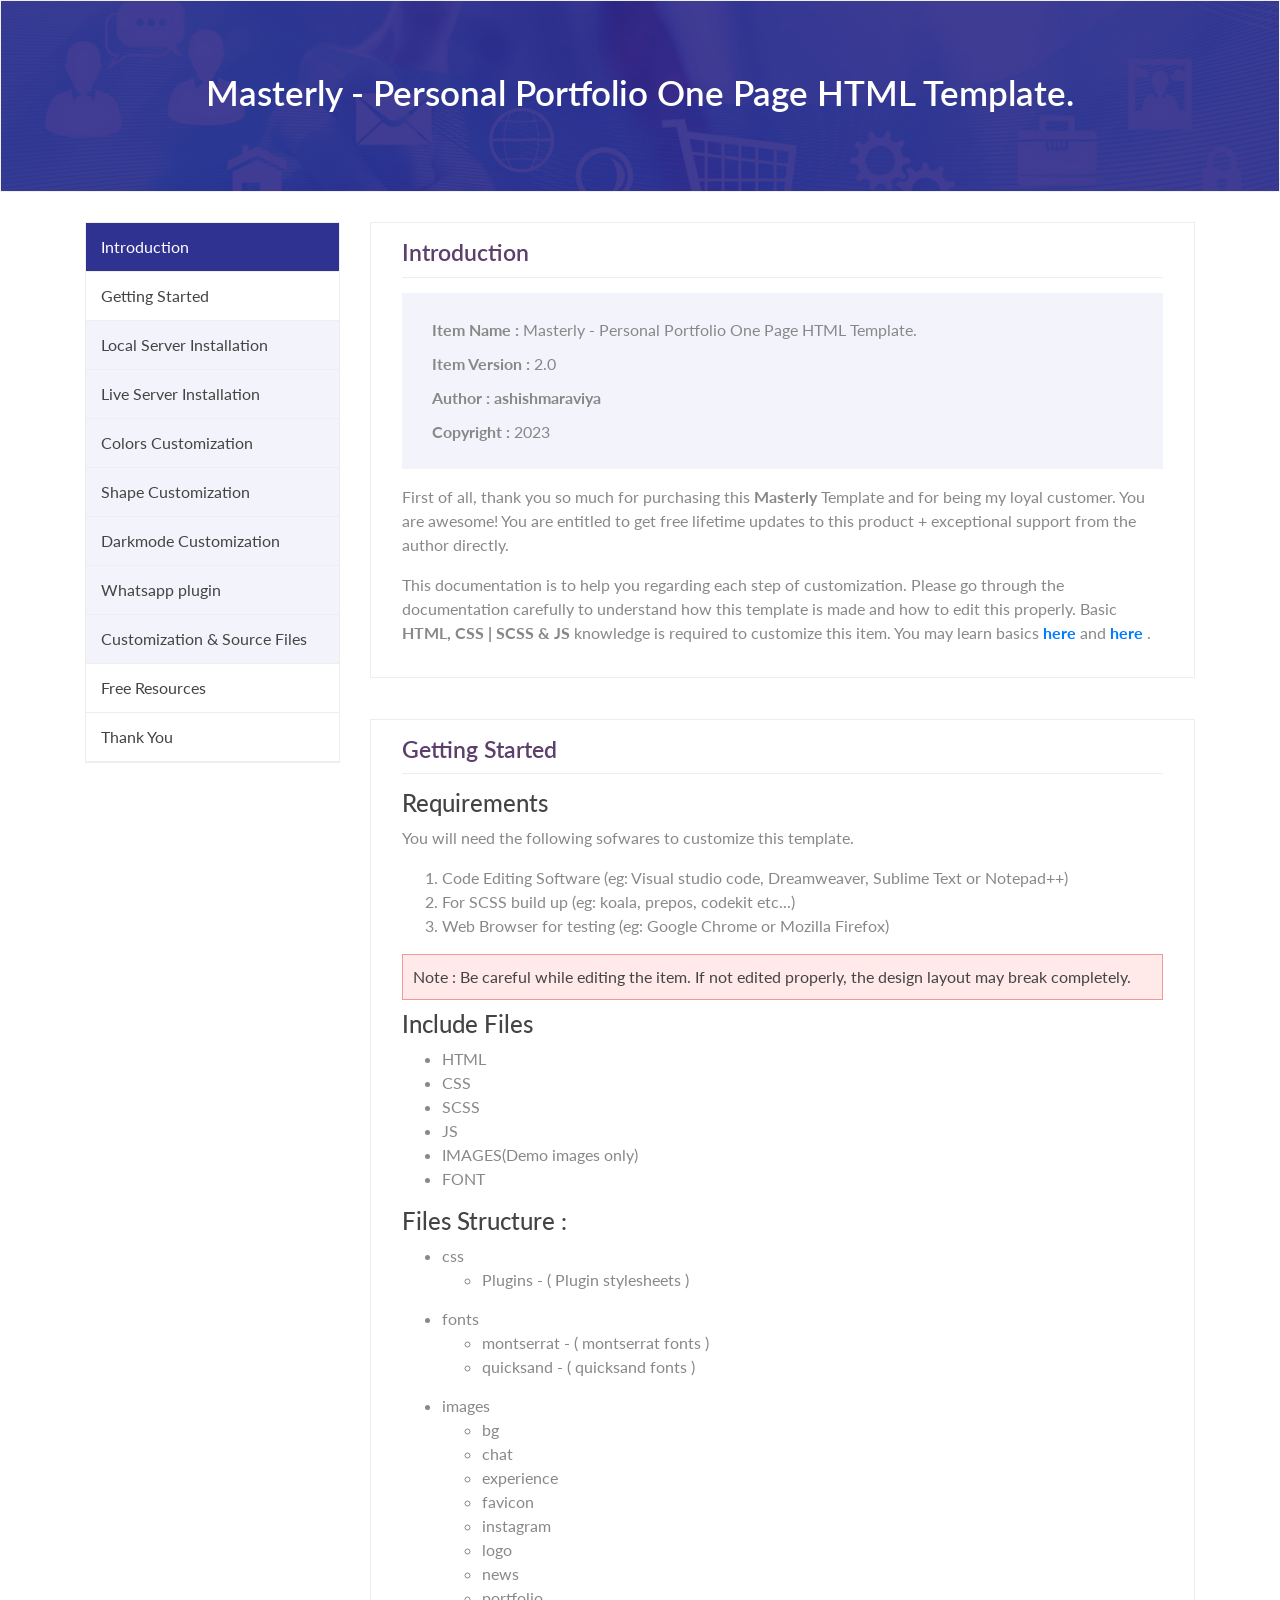
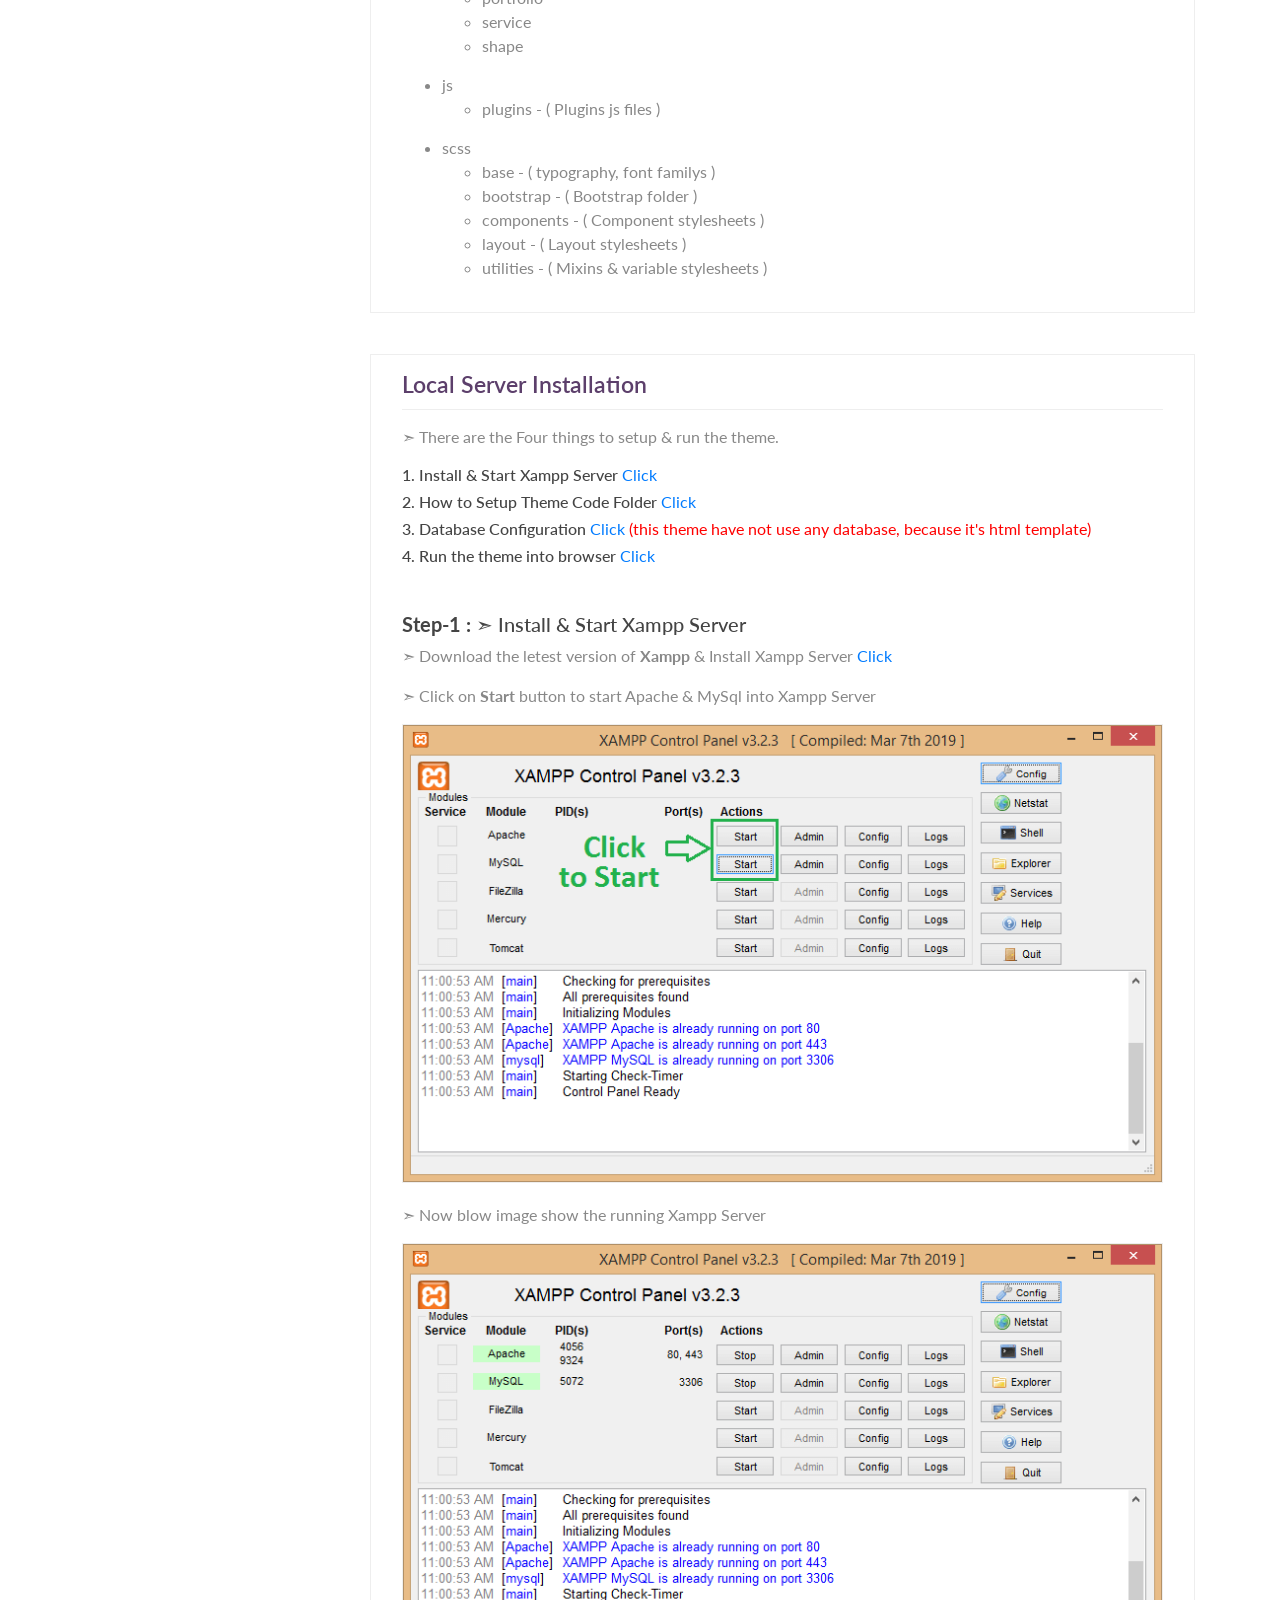
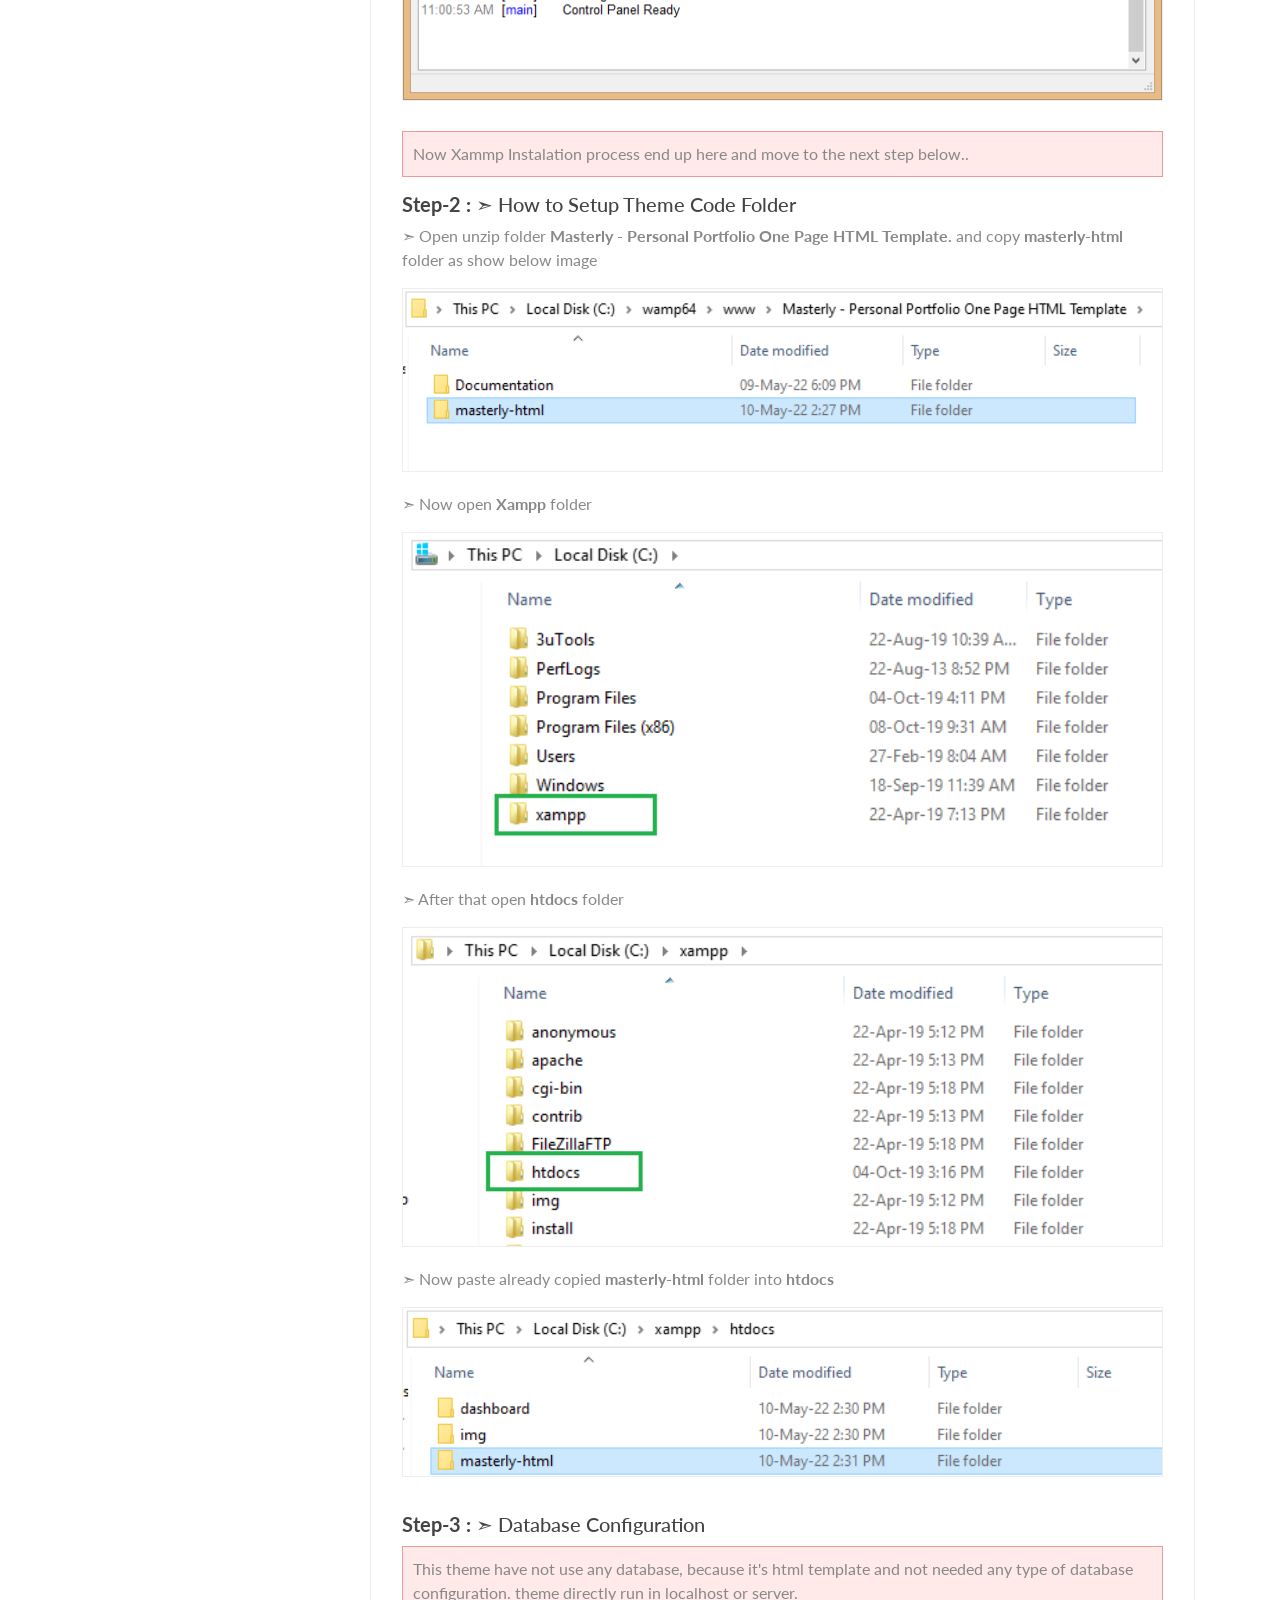
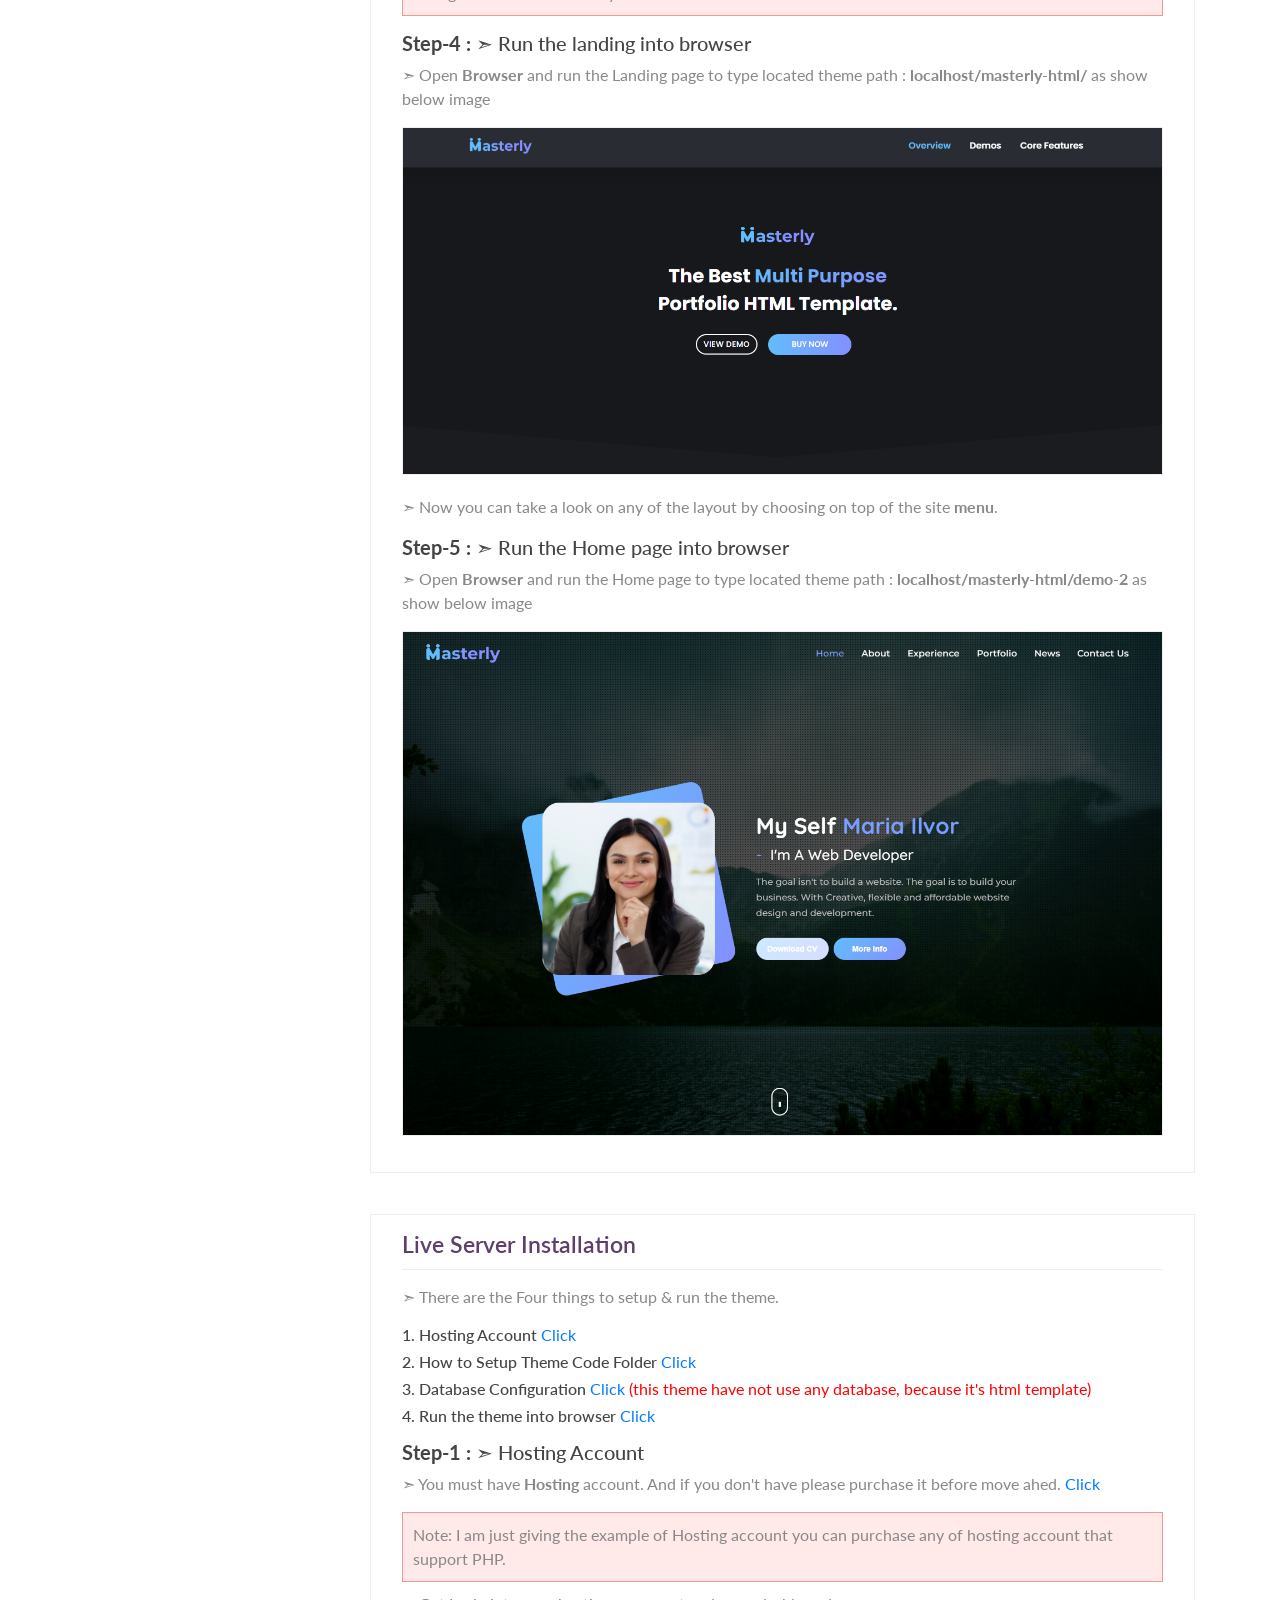
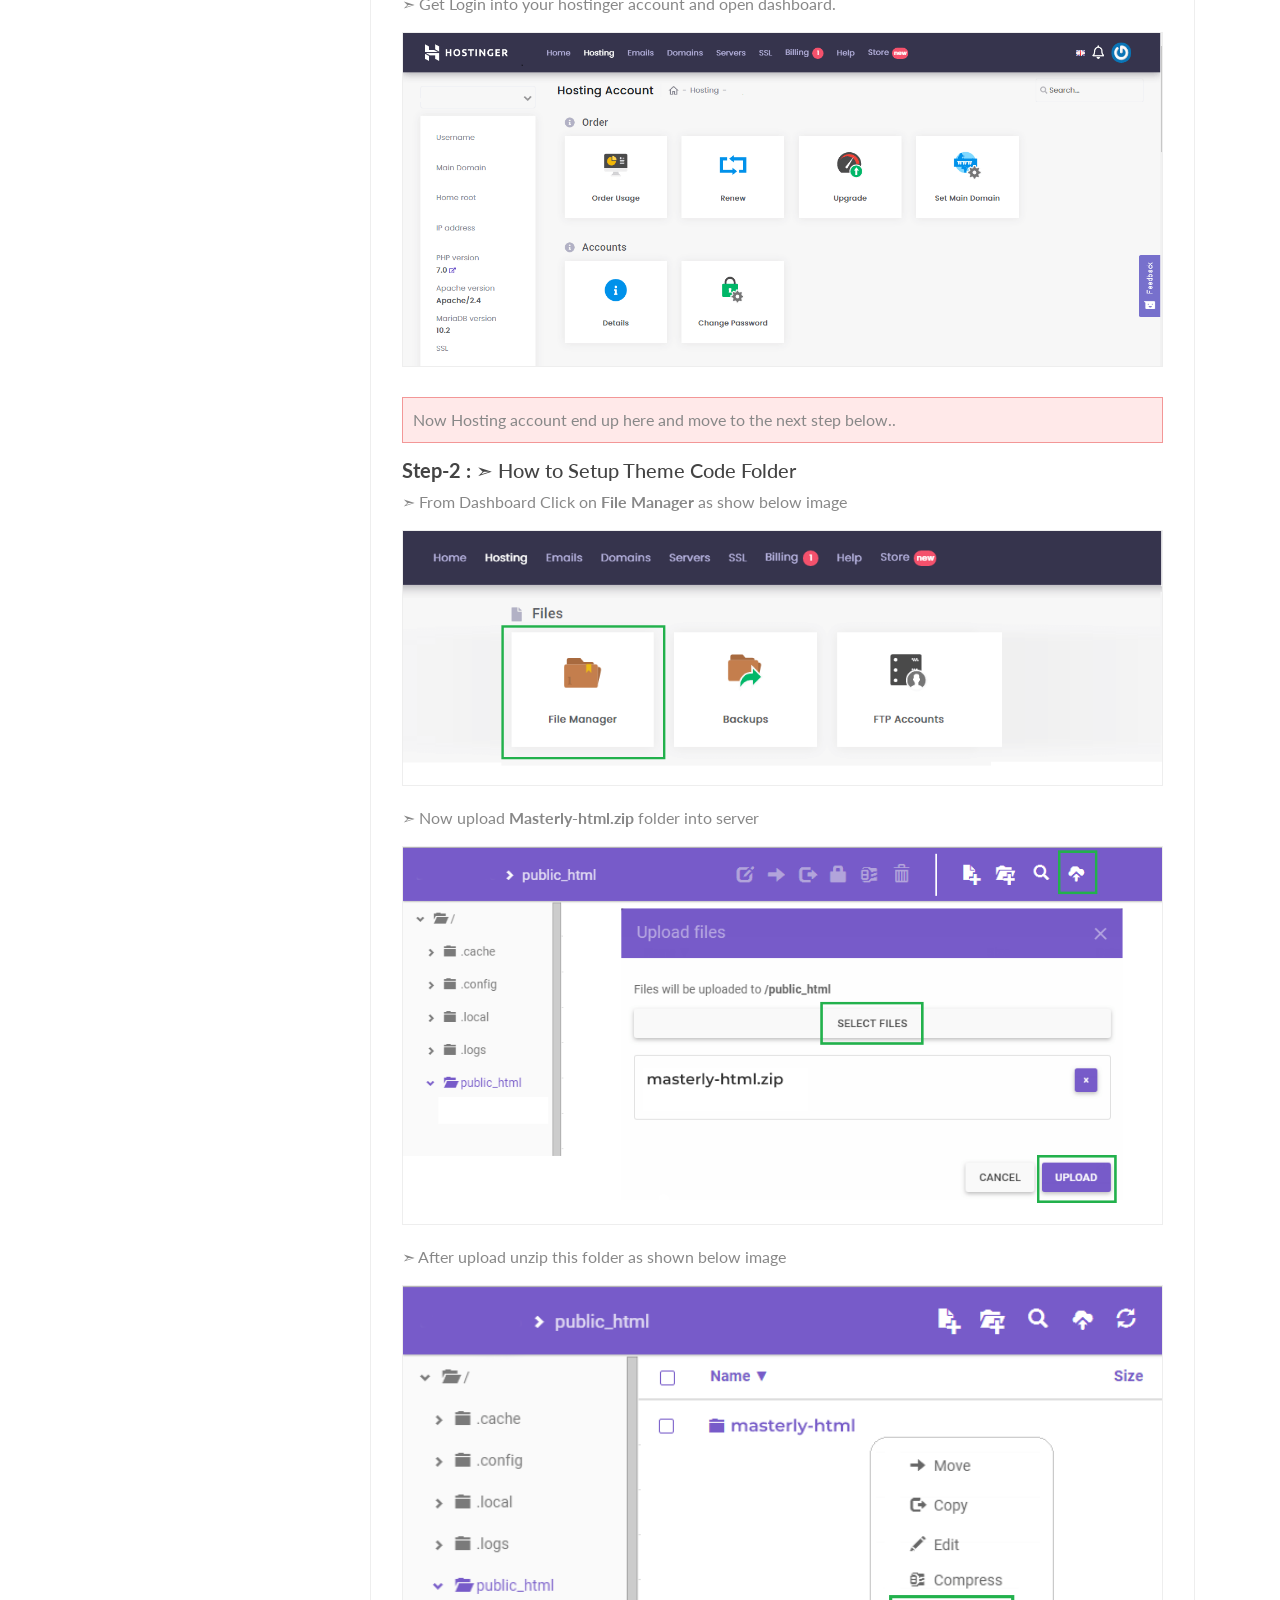
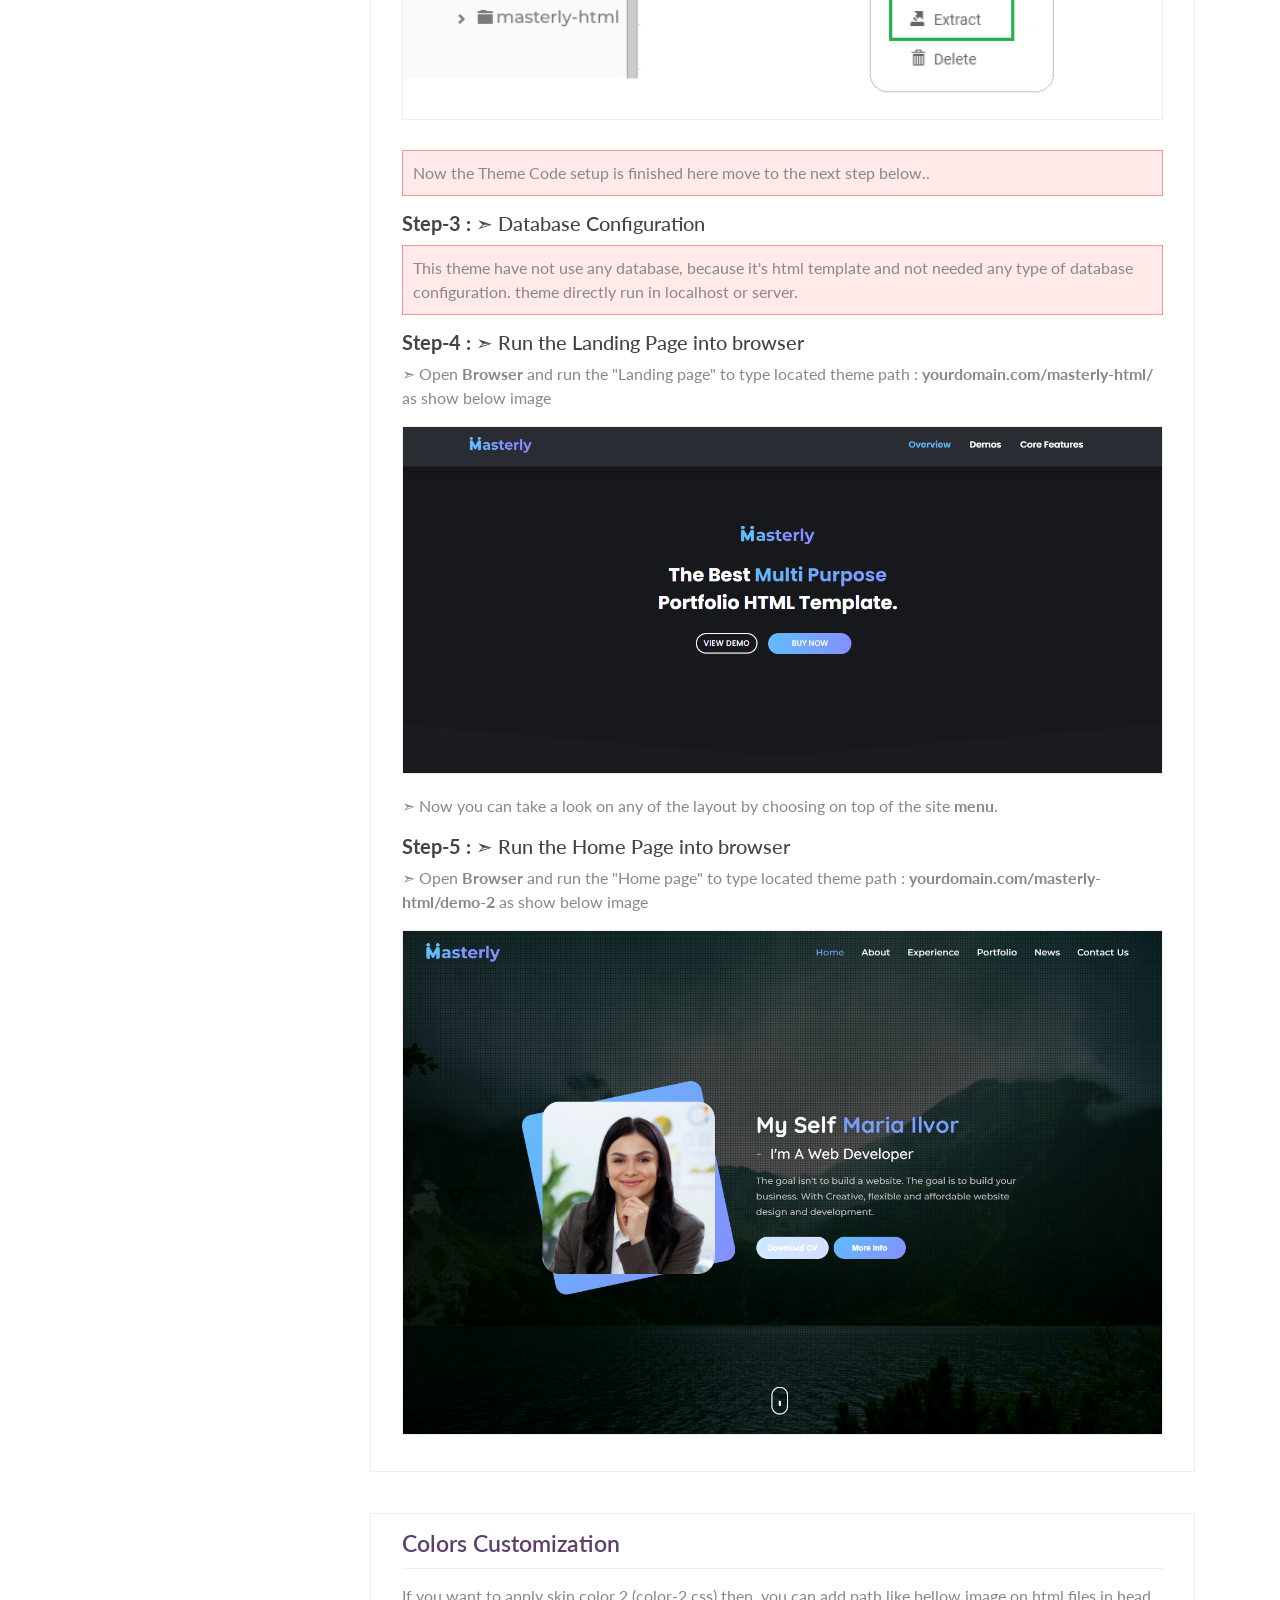
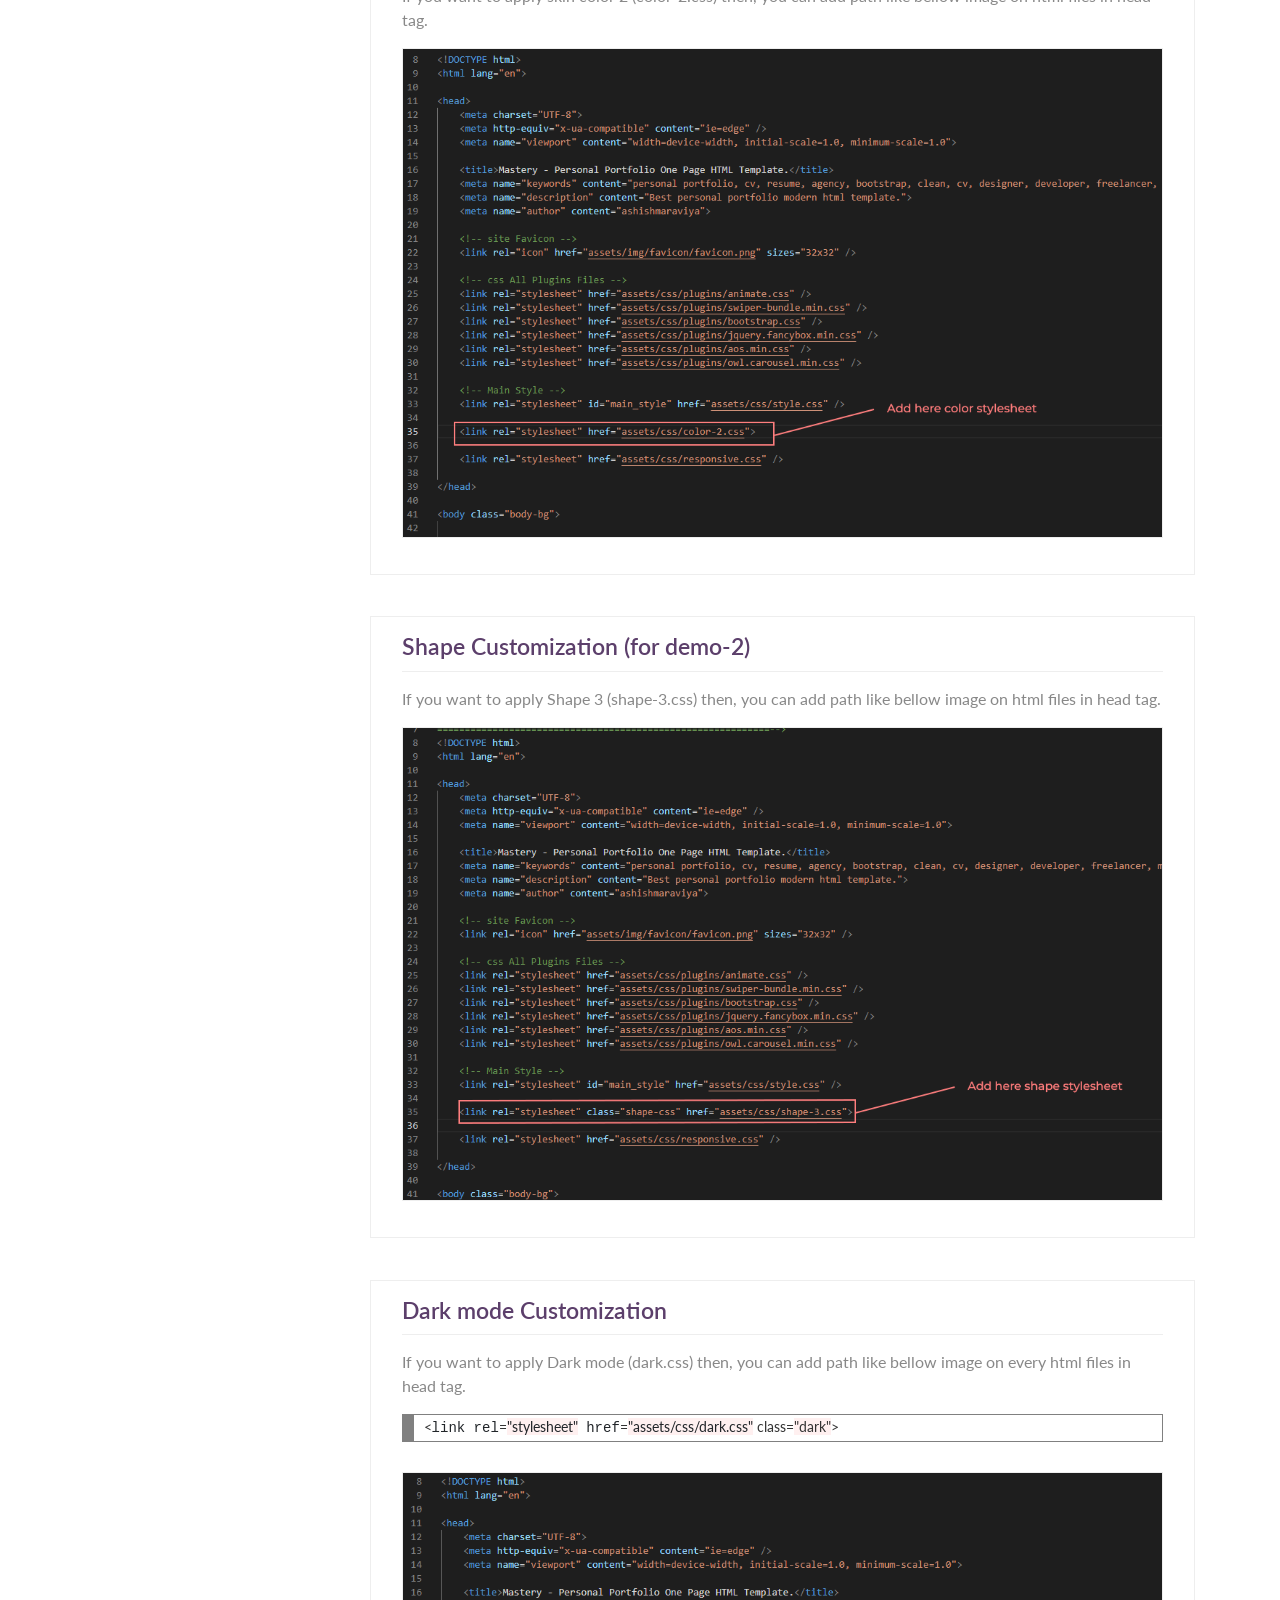
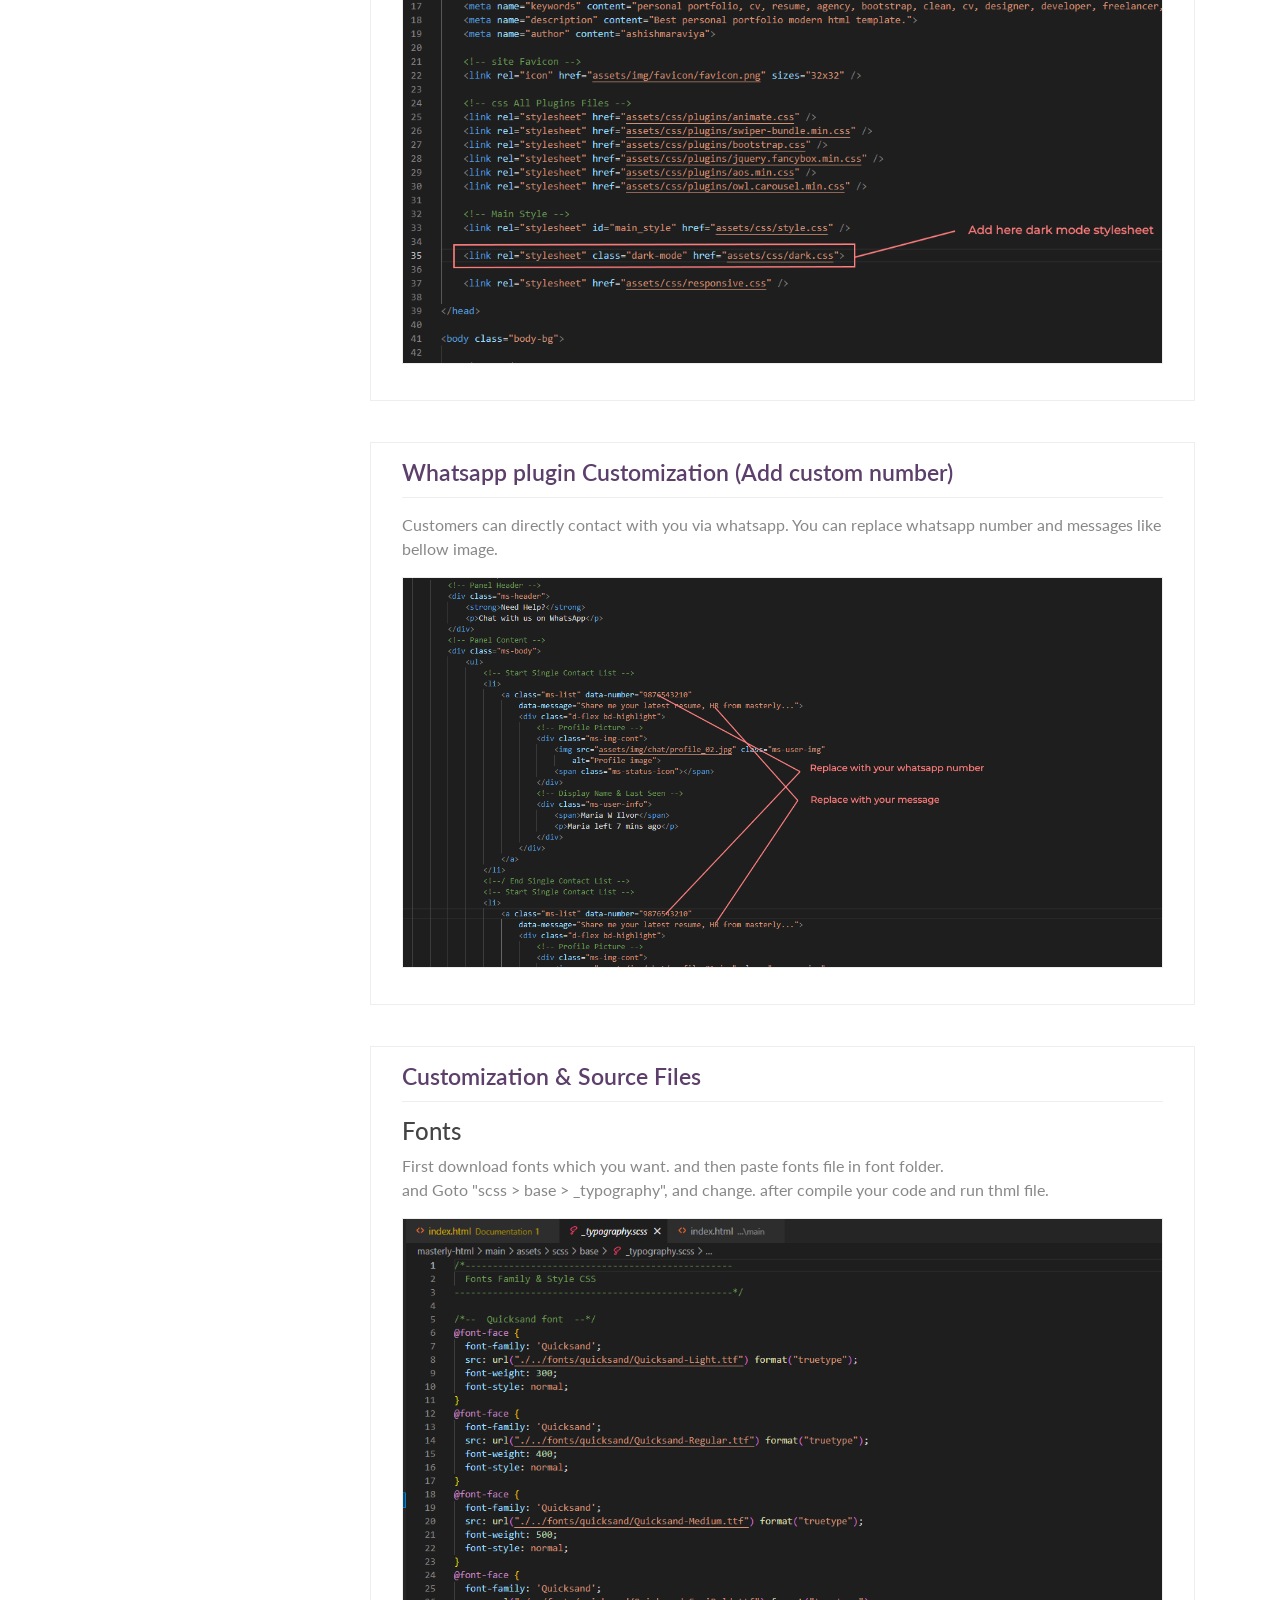
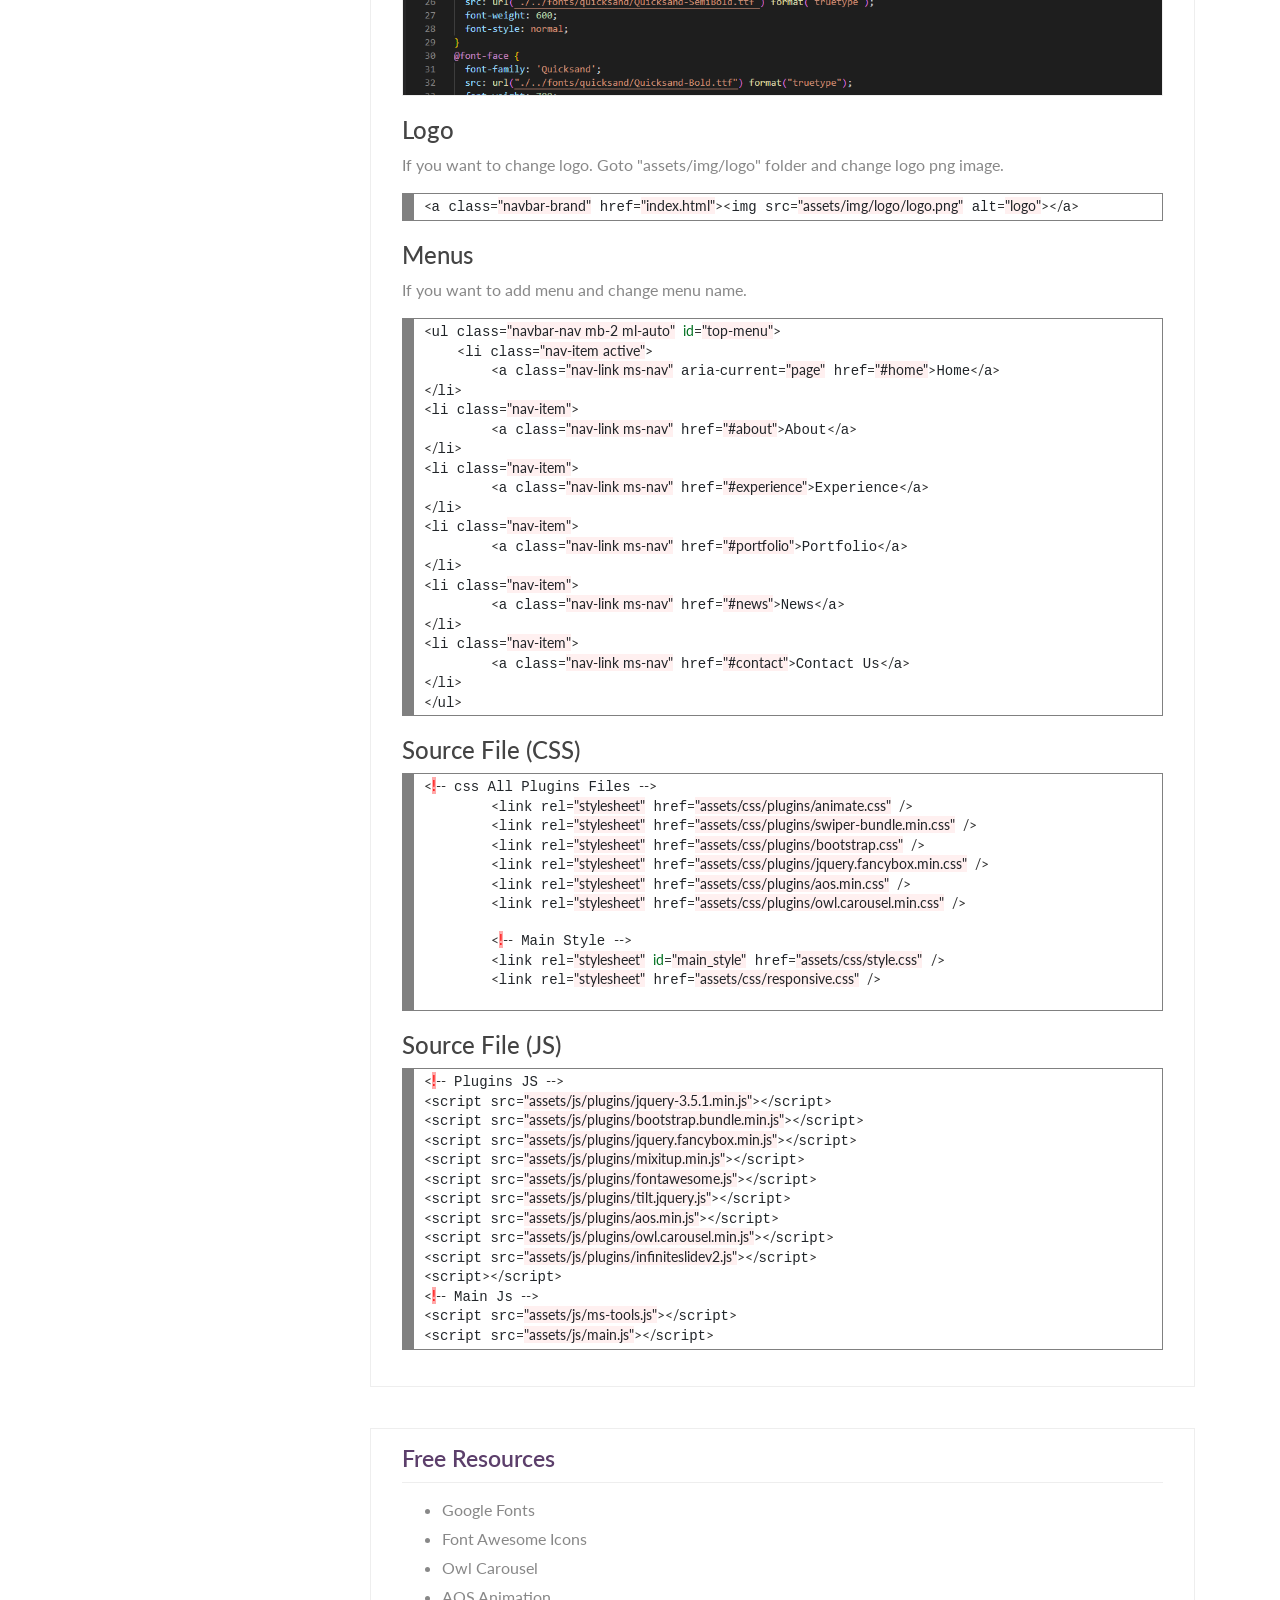
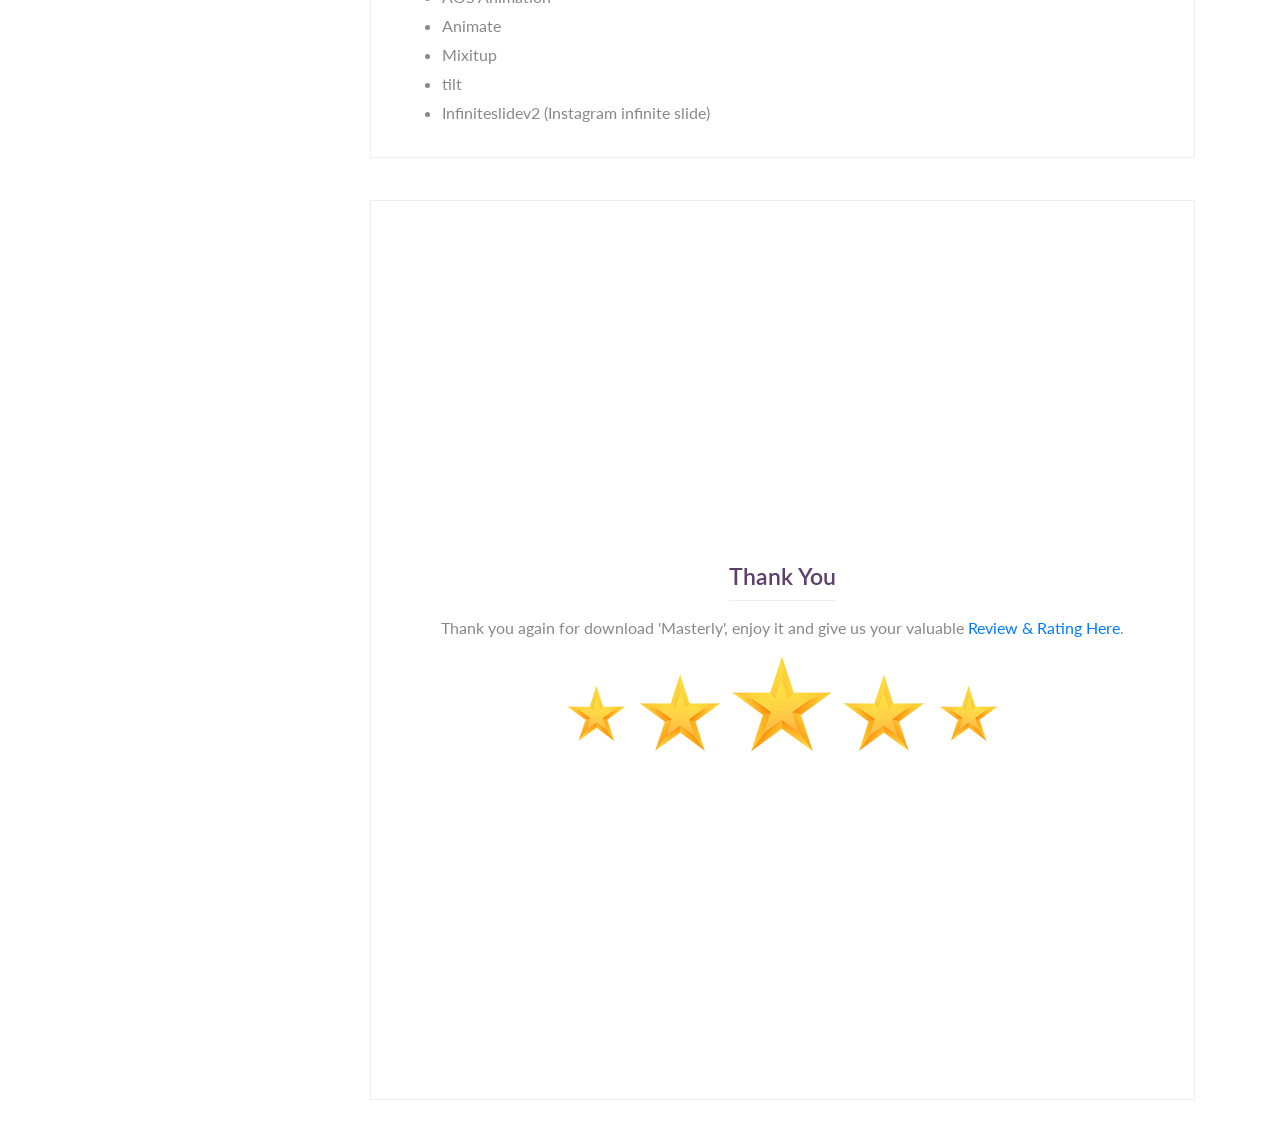
<file: Documentation/index.html>
<!--========================================================= 
Item Name: Masterly - Personal Portfolio One Page HTML Template.
Author: ashishmaraviya
Version: 2.0
Copyright 2023
Author URI: https://themeforest.net/user/ashishmaraviya
============================================================-->
<!DOCTYPE html>
<html lang="en">
	<head>
		<title>Masterly - Personal Portfolio One Page HTML Template.</title>
		<meta http-equiv="Content-Type" content="text/html; charset=UTF-8">
		<meta http-equiv="X-UA-Compatible" content="IE=edge">
		<meta name="viewport" content="width=device-width, initial-scale=1.0">
		<meta name="keywords" content="personal portfolio, cv, resume, agency, bootstrap, clean, cv, designer, developer, freelancer, modern, one page portfolio, onepage, personal portfolio, responsive, resume, vcard" />
    	<meta name="description" content="Best personal portfolio modern html template.">
    	<meta name="author" content="ashishmaraviya">
		
		<link rel="shortcut icon" href="img/favicon.png">
		<link href='https://fonts.googleapis.com/css?family=Lato:100,400,700' rel='stylesheet' type='text/css'>
		<link rel="stylesheet" href="https://use.fontawesome.com/releases/v5.8.1/css/all.css" integrity="sha384-50oBUHEmvpQ+1lW4y57PTFmhCaXp0ML5d60M1M7uH2+nqUivzIebhndOJK28anvf" crossorigin="anonymous">
		
		<!-- Bootstrap stylesheet -->
		<link rel="stylesheet" href="css/bootstrap.css">
		<!-- Site Main stylesheet -->
		<link rel="stylesheet" href="css/main.css">
	</head>
	<body>
		<main>
			<div class="page-title">
				<h1>Masterly - Personal Portfolio One Page HTML Template.</h1>
			</div>
			<div class="container">
				<div class="row">
					<div class="col-3">
						<nav class="navigation" id="mainNav">
							<a class="navigation__link" href="#intro">Introduction</a>
							<a class="navigation__link" href="#started">Getting Started</a>
							<a class="navigation__link dark_bg" href="#localinstall">Local Server Installation</a>
							<a class="navigation__link dark_bg" href="#serverinstall">Live Server Installation</a>
							<a class="navigation__link dark_bg" href="#cust-c">Colors Customization</a>
							<a class="navigation__link dark_bg" href="#cust-b">Shape Customization</a>
							<a class="navigation__link dark_bg" href="#cust-d">Darkmode Customization</a>
							<!-- <a class="navigation__link dark_bg" href="#cust-rtl">RTL Customization</a> -->
							<a class="navigation__link dark_bg" href="#cust-w">Whatsapp plugin</a>
							<a class="navigation__link dark_bg" href="#customization">Customization & Source Files</a>
							<a class="navigation__link" href="#resource">Free Resources</a>
							<a class="navigation__link" href="#thank">Thank You</a>
						</nav>
					</div>
					<div class="col-9">
						<div class="container">
							<div class="row">
								<section class="col-12 page-section"  id="intro">
									<div class="container">
										<div class="row">
											<div class="col-12">
												<div>
													<h2 class="section-title">Introduction</h2>
													<div class="intro">
														<ul>
															<li><strong>Item Name : </strong>Masterly - Personal Portfolio One Page HTML Template.</li>
															<li><strong>Item Version : </strong>2.0</li>
															<li><strong>Author  : ashishmaraviya</strong></li>
															<li><strong>Copyright : </strong> 2023</li>
														</ul>
													</div>
													<p>First of all, thank you so much for purchasing this <b>Masterly</b> Template and for being my loyal customer. You are awesome! You are entitled to get free lifetime updates to this product + exceptional support from the author directly.</p>
													<p>This documentation is to help you regarding each step of customization. Please go through the documentation carefully to understand how this template is made and how to edit this properly. Basic <b>HTML, CSS | SCSS & JS</b> knowledge is required to customize this item. You may learn basics <a href="https://www.w3schools.com/" target="_blank"><b> here </b></a> and <a href="https://getbootstrap.com/" target="_blank"><b> here </b></a>.</p>
													
												</div>
											</div>
										</div>
									</div>
								</section>
								<section class="col-12 page-section" id="started">
									<div class="container">
										<div class="row">
											<div class="col-12">
												<div>
													<h2 class="section-title">Getting Started</h2>
													<h4>Requirements</h4>
												<p>You will need the following sofwares to customize this template.</p>
												<ol>
                                                <li>Code Editing Software (eg: Visual studio code, Dreamweaver, Sublime Text or Notepad++)</li>
                                                <li>For SCSS build up (eg: koala, prepos, codekit etc...)</li>
                                                <li>Web Browser for testing (eg: Google Chrome or Mozilla Firefox)</li>
                                            </ol>
												<div class="notes">Note : Be careful while editing the item. If not edited properly, the design layout may break completely. </div>
												<h4>Include Files</h4>
													<ul>
														<li>HTML</li>
														<li>CSS</li>
														<li>SCSS</li>
														<li>JS</li>
														<li>IMAGES(Demo images only)</li>
														<li>FONT</li>
													</ul>
													<h4>Files Structure :</h4>
													<ul>	
														<li>css</li>
															<ul>
																<li>Plugins - ( Plugin stylesheets )</li>
															</ul>	
														<li>fonts</li>	
															<ul>
																<li>montserrat - ( montserrat fonts )</li>
																<li>quicksand - ( quicksand fonts )</li>
															</ul>
														<li>images</li>
															<ul>
																<li>bg</li>
																<li>chat</li>
																<li>experience</li>
																<li>favicon</li>
																<li>instagram</li>
																<li>logo</li>
																<li>news</li>
																<li>portfolio</li>
																<li>service</li>
																<li>shape</li>
															</ul>
														<li>js</li>
															<ul>
																<li>plugins - ( Plugins js files )</li>
															</ul>
														<li>scss</li>
															<ul>
																<li>base - ( typography, font familys )</li>
																<li>bootstrap - ( Bootstrap folder )</li>
																<li>components - ( Component stylesheets )</li>
																<li>layout - ( Layout stylesheets )</li>
																<li>utilities - ( Mixins & variable stylesheets )</li>
															</ul>
													</ul>
												</div>
											</div>
										</div>
									</div>
								</section>
								<section class="col-12 page-section" id="localinstall">
									<div class="container">
										<div class="row">
											<div class="col-12">
											<h2 class="section-title">Local  Server Installation</h2>
												<div class="sub-sec-1">

													<p>➣ There are the Four things to setup & run the theme.</p>

													<h6>1. Install & Start Xampp Server <a class="click-a" href="#step1">Click</a></h6>
													<h6>2. How to Setup Theme Code Folder <a class="click-a" href="#step2">Click</a></h6>
													<h6>3. Database Configuration <a class="click-a" href="#step3"> Click</a><span> (this theme have not use any database, because it's html template)</span></h6>
													<h6>4. Run the theme into browser <a class="click-a" href="#step4">Click</a></h6>
												</div>

<br>
												<div class="sub-sec-1">

													<h5 id="step1" class="step-heading"><b>Step-1 : </b> ➣ Install & Start Xampp Server</h5>

													<div class="sub-sec-2">
														<p>➣ Download the letest version of <span class="f-red"><b>Xampp</b></span> & Install Xampp Server <a class="click-a" href="https://www.wikihow.com/Install-XAMPP-for-Windows" target="_blank">Click</a></p>
														<p>➣ Click on <span class="f-red"><b>Start</b></span> button to start Apache & MySql into Xampp Server</p>
														<img class="inst-img" onclick="zoomImage('img/xampp-start-01.png')" src="img/xampp-start-01.png" alt=""/>
														<p>➣ Now blow image show the running Xampp Server</p>
														<img class="inst-img" onclick="zoomImage('img/xampp-start-02.png')"  src="img/xampp-start-02.png" alt=""/>

														<p class="notes">Now Xammp Instalation process end up here and move to the next step below..</p>

													</div>

												</div>

<!-- Setup theme Code Folder -->
												<div class="sub-sec-1">

													<h5 id="step2" class="step-heading"><b>Step-2 : </b> ➣ How to Setup Theme Code Folder</h5>

													<div class="sub-sec-2">
														
														<p>➣ Open unzip folder <span class="f-red"><b> Masterly - Personal Portfolio One Page HTML Template.</b></span> and copy <span class="f-red"><b>masterly-html</b></span> folder as show below image</p>
														<img class="inst-img" src="img/path-image-1.png" alt=""/>

														<p>➣ Now open <span class="f-red"><b>Xampp</b></span> folder</p>
														<img class="inst-img" src="img/li-php-file-01.png" alt=""/>


														<p>➣ After that open <span class="f-red"><b>htdocs</b></span> folder</p>
														<img class="inst-img" src="img/li-php-file-02.png" alt=""/>

														<p>➣ Now paste already copied<span class="f-red"><b> masterly-html</b></span> folder into <span class="f-red"><b>htdocs</b></span></p>
														<img class="inst-img" src="img/path-image-2.png" alt=""/>

														
													</div>

												</div>
												<div class="sub-sec-1">
													<h5 id="step3" class="step-heading"><b>Step-3 : </b> ➣ Database Configuration</h5>
														
<p class="notes">This theme have not use any database, because it's html template and not needed any type of database configuration. theme directly run in localhost or server.</p>
												</div>

<div class="sub-sec-1">
													<h5 id="step4" class="step-heading"><b>Step-4 : </b> ➣ Run the landing into browser</h5>
													<p>➣ Open <span class="f-red"><b> Browser</b></span> and run the Landing page to type located theme path : <span class="f-red"><b>localhost/masterly-html/</b></span> as show below image</p>
														<img class="inst-img" src="img/landing-shot.png" alt=""/>


														<p>➣ Now you can take a look on any of the layout by choosing on top of the site<b> menu</b>.</p>
														
														<h5 id="step4" class="step-heading"><b>Step-5 : </b> ➣ Run the Home page into browser</h5>
													<p>➣ Open <span class="f-red"><b> Browser</b></span> and run the Home page to type located theme path : <span class="f-red"><b>localhost/masterly-html/demo-2</b></span> as show below image</p>
														<img class="inst-img" src="img/home-shot.png" alt=""/>
												</div>


											</div>
										</div>
									</div>
								</section>
								<section class="col-12 page-section" id="serverinstall">
									<div class="container">
										<div class="row">
											<div class="col-12">
											<h2 class="section-title">Live Server Installation</h2>
												<div class="sub-sec-1">
													<p>➣ There are the Four things to setup & run the theme.</p>

													<h6>1. Hosting Account  <a class="click-a" href="#li-step1">Click</a></h6>
													<h6>2. How to Setup Theme Code Folder <a class="click-a" href="#li-step2">Click</a></h6>
													<h6>3. Database Configuration <a class="click-a" href="#li-step3"> Click</a><span> (this theme have not use any database, because it's html template)</span></h6>
													<h6>4. Run the theme into browser <a class="click-a" href="#li-step4">Click</a></h6>
												</div>


												<!-- Hosting Account -->
												<div class="sub-sec-1">

													<h5 id="li-step1" class="step-heading"><b>Step-1 : </b> ➣ Hosting Account</h5>

													<div class="sub-sec-2">
														<p>➣ You must have <span class="f-red"><b>Hosting</b></span> account. And if you don't have please purchase it before move ahed. <a class="click-a" href="https://www.hostinger.in/web-hosting" target="_blank">Click</a></p>

														<p class="notes">Note: I am just giving the example of Hosting account you can purchase any of hosting account that support PHP.</p>

														<p>➣ Get Login into your hostinger account and open dashboard.</p>

														<img class="inst-img"  src="img/si-hosting-01.png" alt=""/>

														<p class="notes">Now Hosting account end up here and move to the next step below..</p>

													</div>

												</div>
<!-- Setup theme Code Folder -->
												<div class="sub-sec-1">

													<h5 id="li-step2" class="step-heading"><b>Step-2 : </b> ➣ How to Setup Theme Code Folder</h5>

													<div class="sub-sec-2">
														
														<p>➣ From Dashboard Click on <span class="f-red"><b>File Manager</b></span> as show below image</p>
														<img class="inst-img" src="img/si-php-file-00.png" alt=""/>

														<p>➣ Now upload <span class="f-red"><b>Masterly-html.zip</b></span> folder into server</p>
														<img class="inst-img" src="img/si-php-file-01.png" alt=""/>

														<p>➣ After upload unzip this folder as shown below image</p>
														<img class="inst-img" src="img/si-php-file-02.png" alt=""/>

														<p class="notes">Now the Theme Code setup is finished here move to the next step below..</p>

													</div>
												</div>
												<div class="sub-sec-1">
													<h5 id="li-step3" class="step-heading"><b>Step-3 : </b> ➣ Database Configuration</h5>
														
<p class="notes">This theme have not use any database, because it's html template and not needed any type of database configuration. theme directly run in localhost or server.</p>
												</div>
												<!-- Run theme into Browser -->
												<div class="sub-sec-1">

													<h5 id="li-step4" class="step-heading"><b>Step-4 : </b> ➣ Run the Landing Page into browser</h5>

													<div class="sub-sec-2">
														
														<p>➣ Open <span class="f-red"><b> Browser</b></span> and run the "Landing page" to type located theme path : <span class="f-red"><b>yourdomain.com/masterly-html/</b></span> as show below image</p>
														<img class="inst-img" src="img/landing-shot.png" alt=""/>


														<p>➣ Now you can take a look on any of the layout by choosing on top of the site<b> menu</b>.</p>

													</div>
													<h5 id="li-step4" class="step-heading"><b>Step-5 : </b> ➣ Run the Home Page into browser</h5>

													<div class="sub-sec-2">
														
														<p>➣ Open <span class="f-red"><b> Browser</b></span> and run the "Home page" to type located theme path : <span class="f-red"><b>yourdomain.com/masterly-html/demo-2</b></span> as show below image</p>
														<img class="inst-img" src="img/home-shot.png" alt=""/>



													</div>

												</div>



											</div>
										</div>
									</div>
								</section>
								
								<section class="col-12 page-section" id="cust-c">
								<div class="container">
									<div class="row">
										<div class="col-12">
											<h2 class="section-title">Colors Customization</h2>
											<p>If you want to apply skin color 2 (color-2.css) then, you can add path like bellow image on html files in head tag. </p>
											<img class="inst-img" src="img/skin.png" alt="skin">
										</div>
									</div>
								</div>		
								</section>
								
								<section class="col-12 page-section" id="cust-b">
								<div class="container">
									<div class="row">
										<div class="col-12">
											<h2 class="section-title">Shape Customization (for demo-2)</h2>
											<p>If you want to apply Shape 3 (shape-3.css) then, you can add path like bellow image on html files in head tag. </p>
											<img class="inst-img" src="img/bg.png" alt="skin">
										</div>
									</div>
								</div>		
								</section>
								
								<section class="col-12 page-section" id="cust-d">
								<div class="container">
									<div class="row">
										<div class="col-12">
											<h2 class="section-title">Dark mode Customization</h2>
											<p>If you want to apply Dark mode (dark.css) then, you can add path like bellow image on every html files in head tag. </p>
											<div style="margin-bottom:30px; background: #ffffff; overflow:auto;width:auto;border:solid gray;border-width:.1em .1em .1em .8em;padding:.2em .6em;"><pre style="margin: 0; line-height: 125%"><span style="color: #333333">&lt;</span>link rel<span style="color: #333333">=</span><span style="background-color: #fff0f0">&quot;stylesheet&quot;</span> href<span style="color: #333333">=</span><span style="background-color: #fff0f0">&quot;assets/css/dark.css&quot;</span><span style="color: #333333"><span> class</span><span style="color: #333333">=</span><span style="background-color: #fff0f0">&quot;dark&quot;</span>&gt;</span>
</pre></div>

											<img class="inst-img" src="img/dark.png" alt="skin">
										</div>
									</div>
								</div>		
								</section>
								
								<!-- <section class="col-12 page-section" id="cust-rtl">
								<div class="container">
									<div class="row">
										<div class="col-12">
											<h2 class="section-title">RTL mode Customization</h2>
											<p>If you want to apply RTL mode (rtl.css) then, you can add path like bellow image on every html files in head tag. </p>
											<div style="margin-bottom:30px; background: #ffffff; overflow:auto;width:auto;border:solid gray;border-width:.1em .1em .1em .8em;padding:.2em .6em;"><pre style="margin: 0; line-height: 125%"><span style="color: #333333">&lt;</span>link rel<span style="color: #333333">=</span><span style="background-color: #fff0f0">&quot;stylesheet&quot;</span> href<span style="color: #333333">=</span><span style="background-color: #fff0f0">&quot;assets/css/rtl.css&quot;</span><span style="color: #333333"><span> class</span><span style="color: #333333">=</span><span style="background-color: #fff0f0">&quot;rtl&quot;</span>&gt;</span>
</pre></div>

											<img class="inst-img" src="img/rtl.png" alt="skin">
										</div>
									</div>
								</div>		
								</section> -->
								
								<section class="col-12 page-section" id="cust-w">
								<div class="container">
									<div class="row">
										<div class="col-12">
											<h2 class="section-title">Whatsapp plugin Customization (Add custom number)</h2>
											<p>Customers can directly contact with you via whatsapp. You can replace whatsapp number and messages like bellow image.</p>
											<img class="inst-img" src="img/whatsapp.png" alt="skin">
										</div>
									</div>
								</div>		
								</section>
								
														
								<section class="col-12 page-section" id="customization">
									<div class="container">
										<div class="row">
											<div class="col-12">
												<h2 class="section-title">Customization & Source Files</h2>
												
												<h4>Fonts</h4>
												<p>First download fonts which you want. and then paste fonts file in font folder.<br>
												and Goto "scss > base > _typography", and change. after compile your code and run thml file.</p>
													<img class="inst-img" src="img/typo.png" alt="typo">
<h4>Logo</h4>
													<p>If you want to change logo. Goto "assets/img/logo" folder and change logo png image.</p>

<!-- HTML generated using hilite.me --><div style="margin-bottom: 20px; background: #ffffff; overflow:auto;width:auto;border:solid gray;border-width:.1em .1em .1em .8em;padding:.2em .6em;"><pre style="margin: 0; line-height: 125%"><span style="color: #333333">&lt;</span>a class<span style="color: #333333">=</span><span style="background-color: #fff0f0">&quot;navbar-brand&quot;</span> href<span style="color: #333333">=</span><span style="background-color: #fff0f0">&quot;index.html&quot;</span><span style="color: #333333">&gt;&lt;</span>img src<span style="color: #333333">=</span><span style="background-color: #fff0f0">&quot;assets/img/logo/logo.png&quot;</span> alt<span style="color: #333333">=</span><span style="background-color: #fff0f0">&quot;logo&quot;</span><span style="color: #333333">&gt;&lt;/</span>a<span style="color: #333333">&gt;</span>
</pre></div>



											
										<h4>Menus</h4>
										<p>If you want to add menu and change menu name.</p>
										<!-- HTML generated using hilite.me --><div style="margin-bottom: 20px; background: #ffffff; overflow:auto;width:auto;border:solid gray;border-width:.1em .1em .1em .8em;padding:.2em .6em;"><pre style="margin: 0; line-height: 125%"><span style="color: #333333">&lt;</span>ul class<span style="color: #333333">=</span><span style="background-color: #fff0f0">&quot;navbar-nav mb-2 ml-auto&quot;</span> <span style="color: #007020">id</span><span style="color: #333333">=</span><span style="background-color: #fff0f0">&quot;top-menu&quot;</span><span style="color: #333333">&gt;</span>
    <span style="color: #333333">&lt;</span>li class<span style="color: #333333">=</span><span style="background-color: #fff0f0">&quot;nav-item active&quot;</span><span style="color: #333333">&gt;</span>
	<span style="color: #333333">&lt;</span>a class<span style="color: #333333">=</span><span style="background-color: #fff0f0">&quot;nav-link ms-nav&quot;</span> aria<span style="color: #333333">-</span>current<span style="color: #333333">=</span><span style="background-color: #fff0f0">&quot;page&quot;</span> href<span style="color: #333333">=</span><span style="background-color: #fff0f0">&quot;#home&quot;</span><span style="color: #333333">&gt;</span>Home<span style="color: #333333">&lt;/</span>a<span style="color: #333333">&gt;</span>
<span style="color: #333333">&lt;/</span>li<span style="color: #333333">&gt;</span>
<span style="color: #333333">&lt;</span>li class<span style="color: #333333">=</span><span style="background-color: #fff0f0">&quot;nav-item&quot;</span><span style="color: #333333">&gt;</span>
	<span style="color: #333333">&lt;</span>a class<span style="color: #333333">=</span><span style="background-color: #fff0f0">&quot;nav-link ms-nav&quot;</span> href<span style="color: #333333">=</span><span style="background-color: #fff0f0">&quot;#about&quot;</span><span style="color: #333333">&gt;</span>About<span style="color: #333333">&lt;/</span>a<span style="color: #333333">&gt;</span>
<span style="color: #333333">&lt;/</span>li<span style="color: #333333">&gt;</span>
<span style="color: #333333">&lt;</span>li class<span style="color: #333333">=</span><span style="background-color: #fff0f0">&quot;nav-item&quot;</span><span style="color: #333333">&gt;</span>
	<span style="color: #333333">&lt;</span>a class<span style="color: #333333">=</span><span style="background-color: #fff0f0">&quot;nav-link ms-nav&quot;</span> href<span style="color: #333333">=</span><span style="background-color: #fff0f0">&quot;#experience&quot;</span><span style="color: #333333">&gt;</span>Experience<span style="color: #333333">&lt;/</span>a<span style="color: #333333">&gt;</span>
<span style="color: #333333">&lt;/</span>li<span style="color: #333333">&gt;</span>
<span style="color: #333333">&lt;</span>li class<span style="color: #333333">=</span><span style="background-color: #fff0f0">&quot;nav-item&quot;</span><span style="color: #333333">&gt;</span>
	<span style="color: #333333">&lt;</span>a class<span style="color: #333333">=</span><span style="background-color: #fff0f0">&quot;nav-link ms-nav&quot;</span> href<span style="color: #333333">=</span><span style="background-color: #fff0f0">&quot;#portfolio&quot;</span><span style="color: #333333">&gt;</span>Portfolio<span style="color: #333333">&lt;/</span>a<span style="color: #333333">&gt;</span>
<span style="color: #333333">&lt;/</span>li<span style="color: #333333">&gt;</span>
<span style="color: #333333">&lt;</span>li class<span style="color: #333333">=</span><span style="background-color: #fff0f0">&quot;nav-item&quot;</span><span style="color: #333333">&gt;</span>
	<span style="color: #333333">&lt;</span>a class<span style="color: #333333">=</span><span style="background-color: #fff0f0">&quot;nav-link ms-nav&quot;</span> href<span style="color: #333333">=</span><span style="background-color: #fff0f0">&quot;#news&quot;</span><span style="color: #333333">&gt;</span>News<span style="color: #333333">&lt;/</span>a<span style="color: #333333">&gt;</span>
<span style="color: #333333">&lt;/</span>li<span style="color: #333333">&gt;</span>
<span style="color: #333333">&lt;</span>li class<span style="color: #333333">=</span><span style="background-color: #fff0f0">&quot;nav-item&quot;</span><span style="color: #333333">&gt;</span>
	<span style="color: #333333">&lt;</span>a class<span style="color: #333333">=</span><span style="background-color: #fff0f0">&quot;nav-link ms-nav&quot;</span> href<span style="color: #333333">=</span><span style="background-color: #fff0f0">&quot;#contact&quot;</span><span style="color: #333333">&gt;</span>Contact Us<span style="color: #333333">&lt;/</span>a<span style="color: #333333">&gt;</span>
<span style="color: #333333">&lt;/</span>li<span style="color: #333333">&gt;</span>
<span style="color: #333333">&lt;/</span>ul<span style="color: #333333">&gt;</span>
</pre></div>


										
					
										
												<h4>Source File (CSS)</h4>
<!-- HTML generated using hilite.me --><div style="margin-bottom: 20px; background: #ffffff; overflow:auto;width:auto;border:solid gray;border-width:.1em .1em .1em .8em;padding:.2em .6em;"><pre style="margin: 0; line-height: 125%"><span style="color: #333333">&lt;</span><span style="color: #FF0000; background-color: #FFAAAA">!</span><span style="color: #333333">--</span> css All Plugins Files <span style="color: #333333">--&gt;</span>
	<span style="color: #333333">&lt;</span>link rel<span style="color: #333333">=</span><span style="background-color: #fff0f0">&quot;stylesheet&quot;</span> href<span style="color: #333333">=</span><span style="background-color: #fff0f0">&quot;assets/css/plugins/animate.css&quot;</span> <span style="color: #333333">/&gt;</span>
	<span style="color: #333333">&lt;</span>link rel<span style="color: #333333">=</span><span style="background-color: #fff0f0">&quot;stylesheet&quot;</span> href<span style="color: #333333">=</span><span style="background-color: #fff0f0">&quot;assets/css/plugins/swiper-bundle.min.css&quot;</span> <span style="color: #333333">/&gt;</span>
	<span style="color: #333333">&lt;</span>link rel<span style="color: #333333">=</span><span style="background-color: #fff0f0">&quot;stylesheet&quot;</span> href<span style="color: #333333">=</span><span style="background-color: #fff0f0">&quot;assets/css/plugins/bootstrap.css&quot;</span> <span style="color: #333333">/&gt;</span>
	<span style="color: #333333">&lt;</span>link rel<span style="color: #333333">=</span><span style="background-color: #fff0f0">&quot;stylesheet&quot;</span> href<span style="color: #333333">=</span><span style="background-color: #fff0f0">&quot;assets/css/plugins/jquery.fancybox.min.css&quot;</span> <span style="color: #333333">/&gt;</span>    
	<span style="color: #333333">&lt;</span>link rel<span style="color: #333333">=</span><span style="background-color: #fff0f0">&quot;stylesheet&quot;</span> href<span style="color: #333333">=</span><span style="background-color: #fff0f0">&quot;assets/css/plugins/aos.min.css&quot;</span> <span style="color: #333333">/&gt;</span>    
	<span style="color: #333333">&lt;</span>link rel<span style="color: #333333">=</span><span style="background-color: #fff0f0">&quot;stylesheet&quot;</span> href<span style="color: #333333">=</span><span style="background-color: #fff0f0">&quot;assets/css/plugins/owl.carousel.min.css&quot;</span> <span style="color: #333333">/&gt;</span>    
	
	<span style="color: #333333">&lt;</span><span style="color: #FF0000; background-color: #FFAAAA">!</span><span style="color: #333333">--</span> Main Style <span style="color: #333333">--&gt;</span>
	<span style="color: #333333">&lt;</span>link rel<span style="color: #333333">=</span><span style="background-color: #fff0f0">&quot;stylesheet&quot;</span> <span style="color: #007020">id</span><span style="color: #333333">=</span><span style="background-color: #fff0f0">&quot;main_style&quot;</span> href<span style="color: #333333">=</span><span style="background-color: #fff0f0">&quot;assets/css/style.css&quot;</span> <span style="color: #333333">/&gt;</span>
	<span style="color: #333333">&lt;</span>link rel<span style="color: #333333">=</span><span style="background-color: #fff0f0">&quot;stylesheet&quot;</span> href<span style="color: #333333">=</span><span style="background-color: #fff0f0">&quot;assets/css/responsive.css&quot;</span> <span style="color: #333333">/&gt;</span>
	</pre></div>
	
												



												<h4>Source File (JS)</h4>
												<!-- HTML generated using hilite.me --><div style="margin-bottom: 20px; background: #ffffff; overflow:auto;width:auto;border:solid gray;border-width:.1em .1em .1em .8em;padding:.2em .6em;"><pre style="margin: 0; line-height: 125%"><span style="color: #333333">&lt;</span><span style="color: #FF0000; background-color: #FFAAAA">!</span><span style="color: #333333">--</span> Plugins JS <span style="color: #333333">--&gt;</span>
<span style="color: #333333">&lt;</span>script src<span style="color: #333333">=</span><span style="background-color: #fff0f0">&quot;assets/js/plugins/jquery-3.5.1.min.js&quot;</span><span style="color: #333333">&gt;&lt;/</span>script<span style="color: #333333">&gt;</span>
<span style="color: #333333">&lt;</span>script src<span style="color: #333333">=</span><span style="background-color: #fff0f0">&quot;assets/js/plugins/bootstrap.bundle.min.js&quot;</span><span style="color: #333333">&gt;&lt;/</span>script<span style="color: #333333">&gt;</span>
<span style="color: #333333">&lt;</span>script src<span style="color: #333333">=</span><span style="background-color: #fff0f0">&quot;assets/js/plugins/jquery.fancybox.min.js&quot;</span><span style="color: #333333">&gt;&lt;/</span>script<span style="color: #333333">&gt;</span>
<span style="color: #333333">&lt;</span>script src<span style="color: #333333">=</span><span style="background-color: #fff0f0">&quot;assets/js/plugins/mixitup.min.js&quot;</span><span style="color: #333333">&gt;&lt;/</span>script<span style="color: #333333">&gt;</span>
<span style="color: #333333">&lt;</span>script src<span style="color: #333333">=</span><span style="background-color: #fff0f0">&quot;assets/js/plugins/fontawesome.js&quot;</span><span style="color: #333333">&gt;&lt;/</span>script<span style="color: #333333">&gt;</span>
<span style="color: #333333">&lt;</span>script src<span style="color: #333333">=</span><span style="background-color: #fff0f0">&quot;assets/js/plugins/tilt.jquery.js&quot;</span><span style="color: #333333">&gt;&lt;/</span>script<span style="color: #333333">&gt;</span>
<span style="color: #333333">&lt;</span>script src<span style="color: #333333">=</span><span style="background-color: #fff0f0">&quot;assets/js/plugins/aos.min.js&quot;</span><span style="color: #333333">&gt;&lt;/</span>script<span style="color: #333333">&gt;</span>
<span style="color: #333333">&lt;</span>script src<span style="color: #333333">=</span><span style="background-color: #fff0f0">&quot;assets/js/plugins/owl.carousel.min.js&quot;</span><span style="color: #333333">&gt;&lt;/</span>script<span style="color: #333333">&gt;</span>
<span style="color: #333333">&lt;</span>script src<span style="color: #333333">=</span><span style="background-color: #fff0f0">&quot;assets/js/plugins/infiniteslidev2.js&quot;</span><span style="color: #333333">&gt;&lt;/</span>script<span style="color: #333333">&gt;</span>
<span style="color: #333333">&lt;</span>script<span style="color: #333333">&gt;&lt;/</span>script<span style="color: #333333">&gt;</span>
<span style="color: #333333">&lt;</span><span style="color: #FF0000; background-color: #FFAAAA">!</span><span style="color: #333333">--</span> Main Js <span style="color: #333333">--&gt;</span>
<span style="color: #333333">&lt;</span>script src<span style="color: #333333">=</span><span style="background-color: #fff0f0">&quot;assets/js/ms-tools.js&quot;</span><span style="color: #333333">&gt;&lt;/</span>script<span style="color: #333333">&gt;</span>
<span style="color: #333333">&lt;</span>script src<span style="color: #333333">=</span><span style="background-color: #fff0f0">&quot;assets/js/main.js&quot;</span><span style="color: #333333">&gt;&lt;/</span>script<span style="color: #333333">&gt;</span>
</pre></div>


											</div>
										</div>
									</div>
								</section>
														
								<section class="col-12 page-section" id="resource">
									<div class="container">
										<div class="row">
											<div class="col-12">
												<div>
													<h2 class="section-title">Free Resources</h2>
													<ul>
													<li>Google Fonts</li>
													<li>Font Awesome Icons</li>
													<li>Owl Carousel</li>
													<li>AOS Animation</li>
													<li>Animate</li>
													<li>Mixitup</li>
													<li>tilt</li>
													<li>Infiniteslidev2 (Instagram infinite slide)</li>
													</ul>
												</div>
											</div>
										</div>
									</div>
								</section>
								<section class="col-12 page-section height-100" id="thank">
									<div class="container">
										<div class="row">
											<div class="col-12">
												<div class="thank">
													<h2 class="section-title">Thank You</h2>
													<p>Thank you again for download 'Masterly', enjoy it and give us your valuable  <a targe="_blank" href=""> Review & Rating Here</a>.</p>
													<img  src="img/star.png" alt="shapes"></img>
												</div>
											</div>
										</div>
									</div>
								</section>
							</div>
						</div>
					</div>
				</div>
			</div>
		</main>
		<!-- theme script -->
		<script src="https://cdnjs.cloudflare.com/ajax/libs/jquery/2.1.3/jquery.min.js"></script>
		<script src="js/jquery.sticky-sidebar.js"></script>
		<script src="js/main.js"></script>
	</body>
</html>
</file>
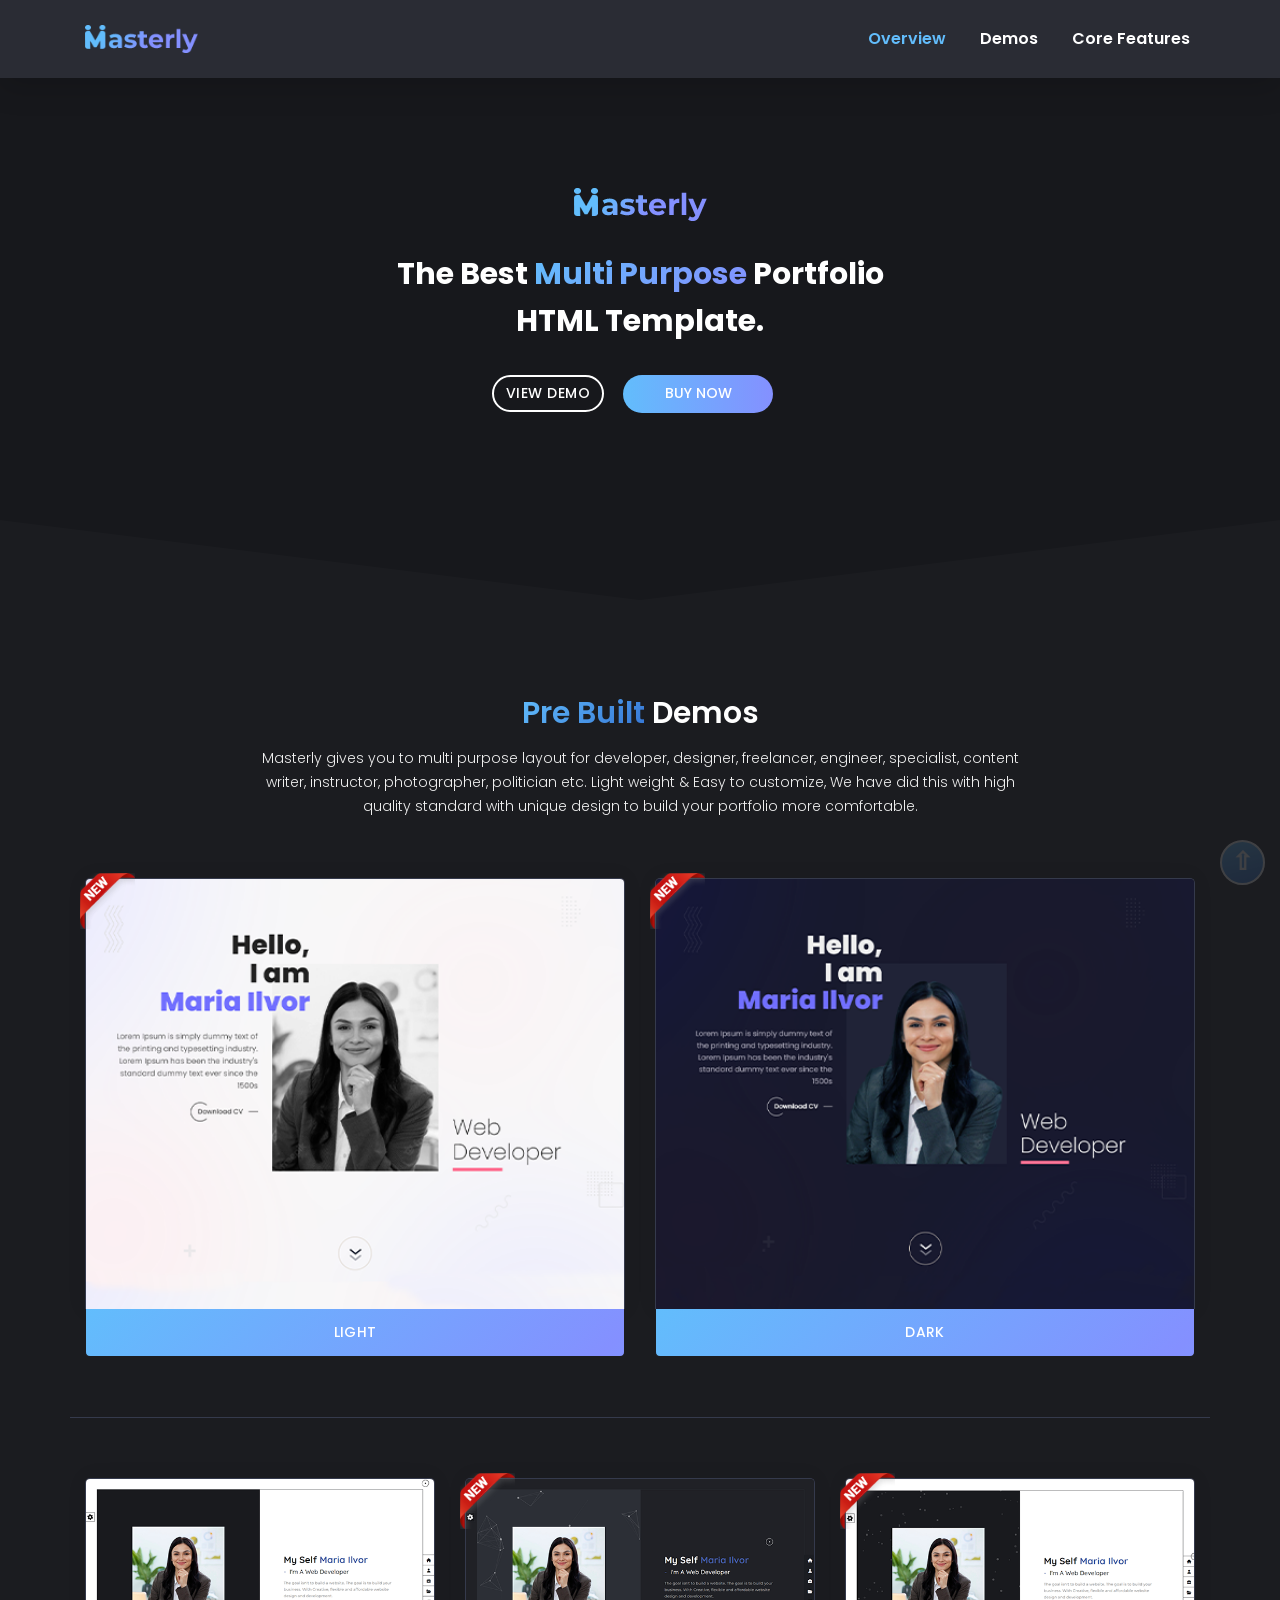
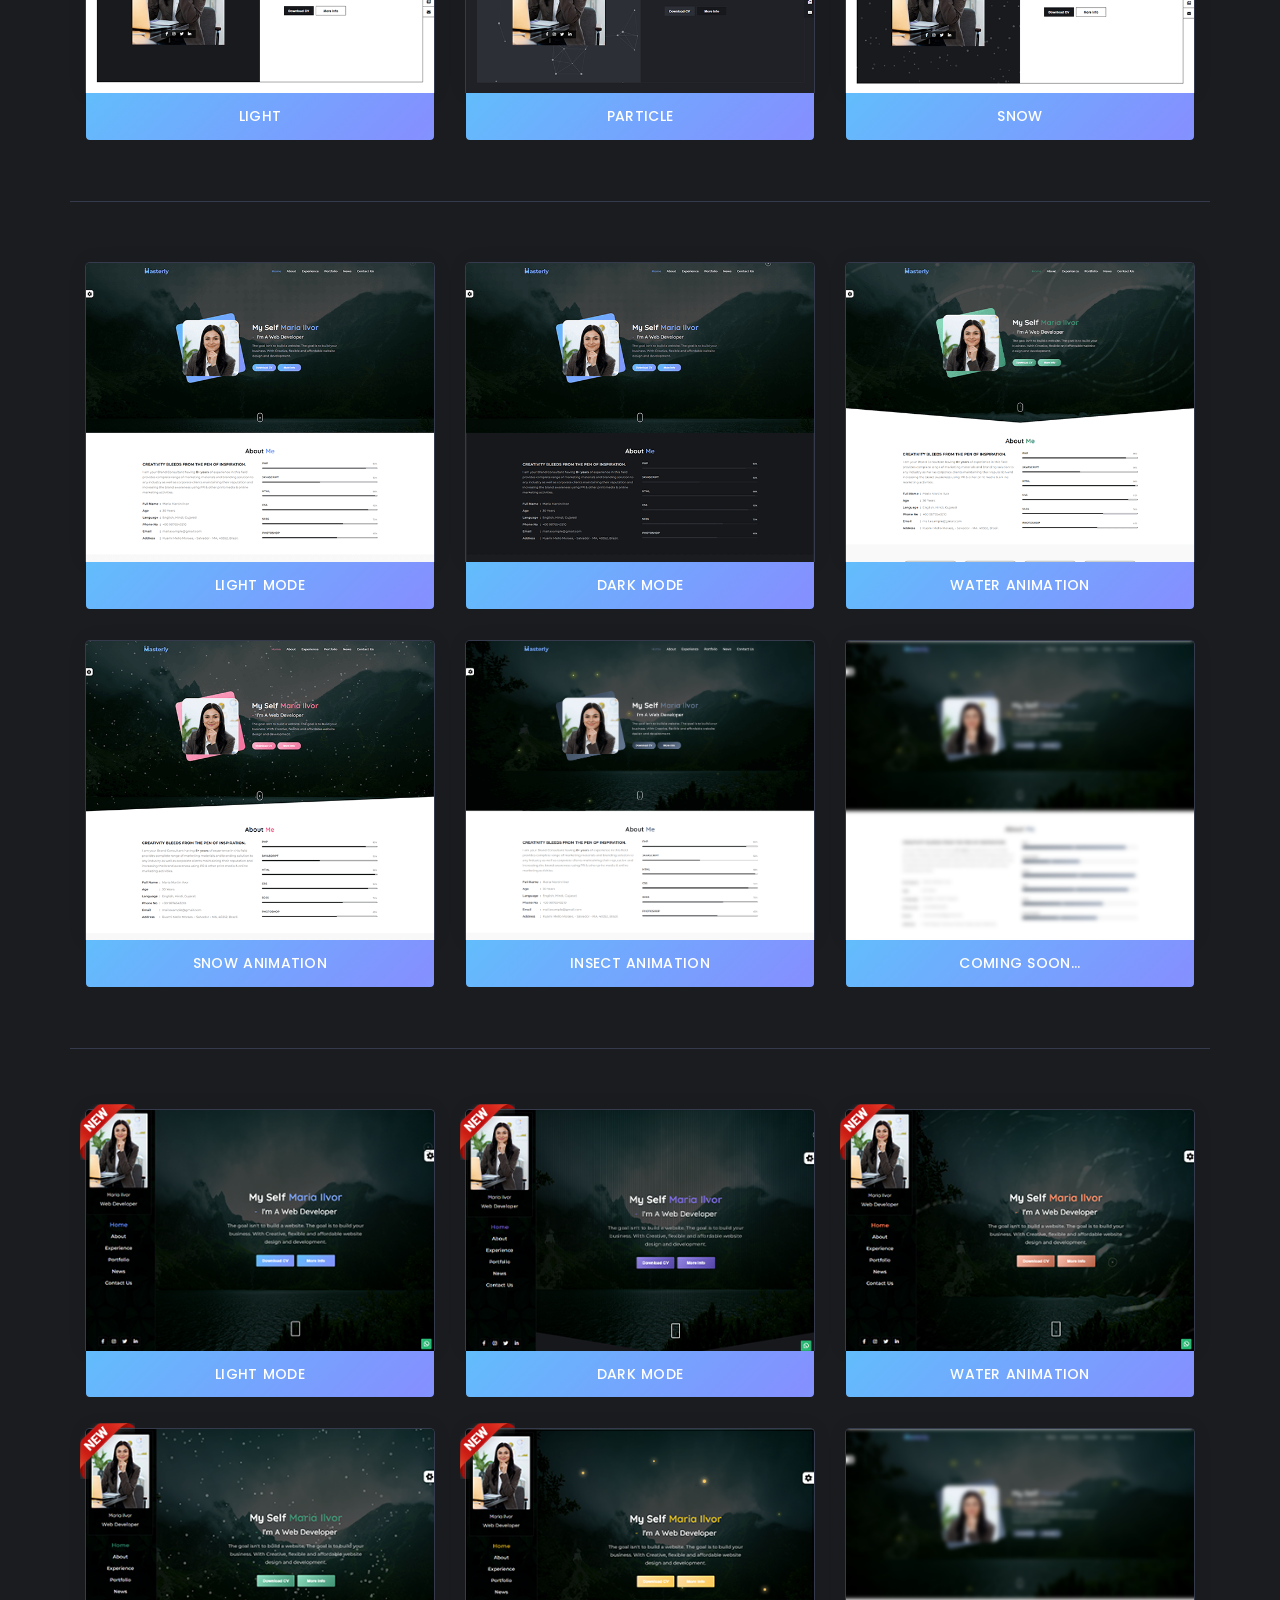
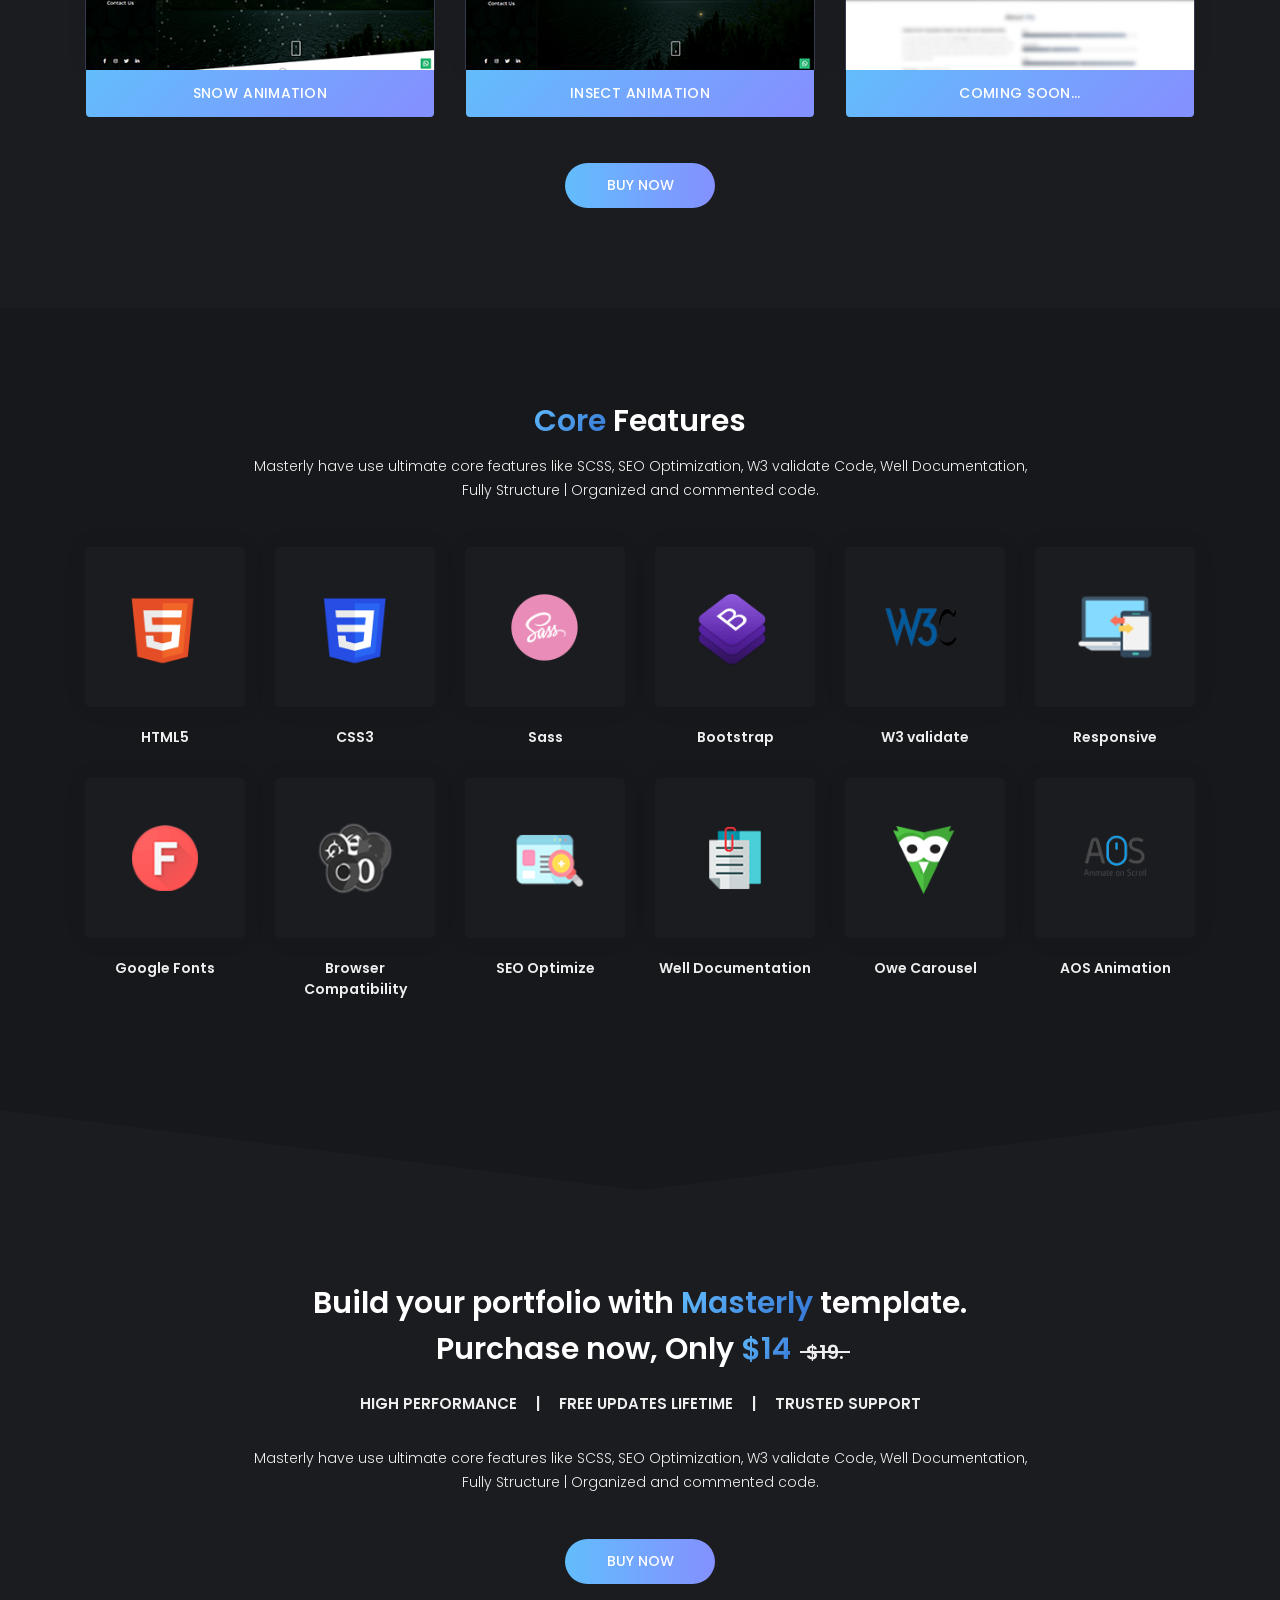
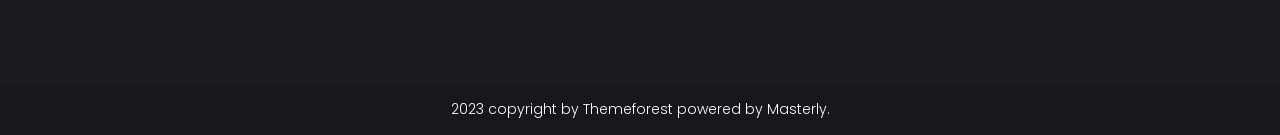
<file: masterly-html/index.html>
<!--========================================================= 
Item Name: Masterly - Personal Portfolio One Page HTML Template.
Author: ashishmaraviya
Version: 1.1
Copyright 2022-2023
Author URI: https://themeforest.net/user/ashishmaraviya
============================================================-->
<!DOCTYPE html>
<html lang="en"> 
<head>
	<meta http-equiv="Content-Type" content="text/html; charset=UTF-8">
	<meta http-equiv="X-UA-Compatible" content="IE=edge">
	<meta name="viewport" content="width=device-width, initial-scale=1.0">
	<meta name="keywords" content="personal portfolio, cv, resume, agency, bootstrap, clean, cv, designer, developer, freelancer, modern, one page portfolio, onepage, personal portfolio, responsive, resume, vcard" />
    <meta name="description" content="Best personal portfolio modern html template.">
    <meta name="author" content="ashishmaraviya">
	<title>Masterly - Personal Portfolio One Page HTML Template.</title>
	<!-- Fav icon -->
	<link rel="icon" href="landing-assets/img/favicon.png">
	<!-- Font Family -->
	<link href="https://fonts.googleapis.com/css2?family=Poppins:wght@100;200;300;400;500;600;700;800;900&display=swap" rel="stylesheet">
	<link rel="stylesheet" href="https://pro.fontawesome.com/releases/v5.10.0/css/all.css" integrity="sha384-AYmEC3Yw5cVb3ZcuHtOA93w35dYTsvhLPVnYs9eStHfGJvOvKxVfELGroGkvsg+p" crossorigin="anonymous"/>
	
	<!-- Bootstrap stylesheet -->
	<link rel="stylesheet" href="landing-assets/css/bootstrap.css">
	<!-- Site Main stylesheet -->
	<link rel="stylesheet" href="landing-assets/css/landing-style.css">
	<!-- Responsive stylesheet -->
	<link rel="stylesheet" href="landing-assets/css/landing-responsive.css">
</head>
<body class="hero-anime">
	<!-- <div id="ir-overlay"><span class="loader_img"></span></div> -->
	<div class="nav-body hero-anime">
		<div class="navigation-wrap bg-light start-header start-style">
			<div class="container">
				<div class="row">
					<div class="col-12">
						<nav class="navbar navbar-expand-md navbar-light">
						
							<a class="navbar-brand" href="index.html" target="_blank"><img src="landing-assets/img/logo.png" alt=""></a>	
							
							<button class="navbar-toggler" type="button" data-toggle="collapse" data-target="#navbarSupportedContent" aria-controls="navbarSupportedContent" aria-expanded="false" aria-label="Toggle navigation">
								<span class="navbar-toggler-icon ir-header-btn ir-side-toggle d-lg-none"></span>
							</button>
							
							<div class="collapse navbar-collapse" id="navbarSupportedContent">
								<ul class="navbar-nav ml-auto py-4 py-md-0">
									<li class="nav-item pl-4 pl-md-0 ml-0 ml-md-4 active">
										<a class="mn-nav nav-link" href="#overview">Overview</a>
									</li>
									<li class="nav-item pl-4 pl-md-0 ml-0 ml-md-4">
										<a class="mn-nav nav-link" href="#demos">Demos</a>
									</li>
									<li class="nav-item pl-4 pl-md-0 ml-0 ml-md-4">
										<a class="mn-nav nav-link" href="#core">Core Features</a>
									</li>
								</ul>
							</div>
							
						</nav>		
					</div>
				</div>
			</div>
		</div>
	</div>
	<div class="ir-side-cart-overlay"></div>

	<!-- masterly Mobile Menu Start -->
	<div id="ir-mobile-menu" class="ir-side-cart ir-mobile-menu">
		<div class="ir-menu-title">
			<span class="menu_title">Menu</span>
			<button class="ir-close">×</button>
		</div>
		<div class="ir-menu-inner">
			<div class="ir-menu-content">
				<ul>
					<li><a class="mn-nav" href="#overview">Overview</a></li>
					<li><a class="mn-nav" href="#demos">Demos</a></li>
					<li><a class="mn-nav" href="#core">Core Features</a></li>
				</ul>
			</div>
		</div>
	</div>
	<!-- masterly mobile Menu End -->

	<!-- Start Page Title Section -->
	<section class="page-hero hero-anime page-section bg-shape" id="overview">
		
		<div class="container">
			<div class="row">
				<div class="col-lg-12 col-md-12 hero-details">
					
					<div class="page-intro disp-block">
						
						<img class="logo-intro" src="landing-assets/img/logo-color.png" alt="logo-img">
						<h1>The Best <span class="type">Multi Purpose</span> Portfolio HTML Template.</h1>
						<div>
							<a class="btn btn-scroll" href="javascript:void(0)">VIEW DEMO</a>
							<a class="btn btn-primary btn-buy" href="https://themeforest.net/item/masterly-personal-portfolio-one-page-html-template/37740466">Buy Now</a>
						</div>
					</div>
				</div>
			</div>
		</div>
	</section>
	<!-- End Page Title Section -->

	<!-- Start All Demo Pages Section -->
	<section class="portfolio pp-section sir-bg-img page-section" id="demos">
		<div class="container">
			<div class="row justify-content-center">
				<div class="col-lg-12">
					<div class="section-header text-center">
						<h2 class="title"><span>Pre Built</span> Demos</h2>
						<p class="sub-title sub-title-dark">Masterly gives you to multi purpose layout for developer, designer, freelancer, engineer, specialist, content writer, instructor, photographer, politician etc. Light weight & Easy to customize, We have did this with high quality standard with unique design to build your portfolio more comfortable.</p>
					</div>
				</div>
			</div>
			<div class="row portfolio-list border-b">
				<div class="col-lg-6 col-md-6 mix single-portfolio-item home">
				<span class="lable"></span>
					<a href="demo-4/index.html" target="_blank" class="ms-rev preview home-preview demo">
						<img src="landing-assets/img/1.png" alt="">
					</a>
					<a href="demo-4/index.html" target="_blank" class="btn-page">
						<h5 class="card-title">Light</h5>
					</a>	
				</div>
				<div class="col-lg-6 col-md-6 mix single-portfolio-item home">
					<span class="lable"></span>
					<a href="demo-4/dark.html" target="_blank" class="ms-rev preview home-preview demo">
						<img src="landing-assets/img/2.png" alt="">
					</a>
					<a href="demo-4/dark.html" target="_blank" class="btn-page">
						<h5 class="card-title">Dark</h5>
					</a>	
				</div>
			</div>
			<div class="row portfolio-list border-b">
				<div class="col-lg-4 col-md-6 mix single-portfolio-item home">
					<a href="demo-1/index.html" target="_blank" class="preview home-preview demo">
						<span class="pc-bg">
							<span style="background-image: url('landing-assets/img/d-1.png');" class="img-scroll"></span>
						</span>
					</a>
					<a href="demo-1/index.html" target="_blank" class="btn-page">
						<h5 class="card-title">Light</h5>
					</a>	
				</div>
				<div class="col-lg-4 col-md-6 mix single-portfolio-item home">
					<span class="lable"></span>
					<a href="demo-1/particle.html" target="_blank" class="preview home-preview demo">
						<span class="pc-bg">
							<span style="background-image: url('landing-assets/img/dd-1-p.png');" class="img-scroll"></span>
						</span>
					</a>
					<a href="demo-1/particle.html" target="_blank" class="btn-page">
						<h5 class="card-title">Particle</h5>
					</a>	
				</div>
				<div class="col-lg-4 col-md-6 mix single-portfolio-item home">
					<span class="lable"></span>
					<a href="demo-1/snow.html" target="_blank" class="preview home-preview demo">
						<span class="pc-bg">
							<span style="background-image: url('landing-assets/img/d-1-s.png');" class="img-scroll"></span>
						</span>
					</a>
					<a href="demo-1/snow.html" target="_blank" class="btn-page">
						<h5 class="card-title">Snow</h5>
					</a>	
				</div>
			</div>

			<div class="row portfolio-list border-b">
				
				<!-- Home -->
				<div class="col-lg-4 col-md-6 mix single-portfolio-item home">
					<a href="demo-2/index.html" target="_blank" class="preview home-preview">
						<span class="pc-bg">
							<span style="background-image: url('landing-assets/img/01.png');" class="img-scroll"></span>
						</span>
					</a>
					<a href="demo-2/index.html" target="_blank" class="btn-page">
						<h5 class="card-title">Light Mode</h5>
					</a>	
				</div>
				<div class="col-lg-4 col-md-6 mix single-portfolio-item home">
					<a href="demo-2/dark.html" target="_blank" class="preview home-preview">
						<span class="pc-bg">
							<span style="background-image: url('landing-assets/img/08.png');" class="img-scroll"></span>
						</span>
					</a>
					<a href="demo-2/dark.html" target="_blank" class="btn-page">
						<h5 class="card-title">Dark Mode</h5>
					</a>	
				</div>
				<div class="col-lg-4 col-md-6 mix single-portfolio-item home">
					<a href="demo-2/water-demo.html" target="_blank" class="preview home-preview">
						<span class="pc-bg">
							<span style="background-image: url('landing-assets/img/water.png');" class="img-scroll"></span>
						</span>
					</a>
					<a href="demo-2/water-demo.html" target="_blank" class="btn-page">
						<h5 class="card-title">Water Animation</h5>
					</a>	
				</div>
				<div class="col-lg-4 col-md-6 mix single-portfolio-item home">
					<a href="demo-2/snow-demo.html" target="_blank" class="preview home-preview">
						<span class="pc-bg">
							<span style="background-image: url('landing-assets/img/snow.png');" class="img-scroll"></span>
						</span>
					</a>
					<a href="demo-2/snow-demo.html" target="_blank" class="btn-page">
						<h5 class="card-title">Snow Animation</h5>
					</a>	
				</div>
				<div class="col-lg-4 col-md-6 mix single-portfolio-item home">
					<a href="demo-2/insect-demo.html" target="_blank" class="preview home-preview">
						<span class="pc-bg">
							<span style="background-image: url('landing-assets/img/insect.png');" class="img-scroll"></span>
						</span>
					</a>
					<a href="demo-2/insect-demo.html" target="_blank" class="btn-page">
						<h5 class="card-title">Insect Animation</h5>
					</a>	
				</div>
				
				<div class="col-lg-4 col-md-6 mix single-portfolio-item home">
					<a href="javascript:void(0)" class="preview home-preview">
						<span class="pc-bg">
							<span style="background-image: url('landing-assets/img/coming.png');" class="img-scroll"></span>
						</span>
					</a>
					<a href="javascript:void(0)" class="btn-page">
						<h5 class="card-title">Coming Soon...</h5>
					</a>	
				</div>		
			</div>

			<div class="row portfolio-list">
				
				<!-- Home -->
				<div class="col-lg-4 col-md-6 mix single-portfolio-item home">
					<span class="lable"></span>
					<a href="demo-3/index.html" target="_blank" class="preview home-preview-3">
						<span class="pc-bg">
							<span style="background-image: url('landing-assets/img/31.png');" class="img-scroll"></span>
						</span>
					</a>
					<a href="demo-3/index.html" target="_blank" class="btn-page">
						<h5 class="card-title">Light Mode</h5>
					</a>	
				</div>
				<div class="col-lg-4 col-md-6 mix single-portfolio-item home">
					<span class="lable"></span>
					<a href="demo-3/dark.html" target="_blank" class="preview home-preview-3">
						<span class="pc-bg">
							<span style="background-image: url('landing-assets/img/32.png');" class="img-scroll"></span>
						</span>
					</a>
					<a href="demo-3/dark.html" target="_blank" class="btn-page">
						<h5 class="card-title">Dark Mode</h5>
					</a>	
				</div>
				<div class="col-lg-4 col-md-6 mix single-portfolio-item home">
					<span class="lable"></span>
					<a href="demo-3/water-demo.html" target="_blank" class="preview home-preview-3">
						<span class="pc-bg">
							<span style="background-image: url('landing-assets/img/33.png');" class="img-scroll"></span>
						</span>
					</a>
					<a href="demo-3/water-demo.html" target="_blank" class="btn-page">
						<h5 class="card-title">Water Animation</h5>
					</a>	
				</div>
				<div class="col-lg-4 col-md-6 mix single-portfolio-item home">
					<span class="lable"></span>
					<a href="demo-3/snow-demo.html" target="_blank" class="preview home-preview-3">
						<span class="pc-bg">
							<span style="background-image: url('landing-assets/img/34.png');" class="img-scroll"></span>
						</span>
					</a>
					<a href="demo-3/snow-demo.html" target="_blank" class="btn-page">
						<h5 class="card-title">Snow Animation</h5>
					</a>	
				</div>
				<div class="col-lg-4 col-md-6 mix single-portfolio-item home">
					<span class="lable"></span>
					<a href="demo-3/insect-demo.html" target="_blank" class="preview home-preview-3">
						<span class="pc-bg">
							<span style="background-image: url('landing-assets/img/35.png');" class="img-scroll"></span>
						</span>
					</a>
					<a href="demo-3/insect-demo.html" target="_blank" class="btn-page">
						<h5 class="card-title">Insect Animation</h5>
					</a>	
				</div>
				
				<div class="col-lg-4 col-md-6 mix single-portfolio-item home">
					<a href="javascript:void(0)" class="preview home-preview-3">
						<span class="pc-bg">
							<span style="background-image: url('landing-assets/img/coming.png');" class="img-scroll"></span>
						</span>
					</a>
					<a href="javascript:void(0)" class="btn-page">
						<h5 class="card-title">Coming Soon...</h5>
					</a>	
				</div>
				<div class="col-lg-12">	
					<a class="btn btn-primary btn-buy" href="https://themeforest.net/item/masterly-personal-portfolio-one-page-html-template/37740466">Buy Now</a>
				</div>			
			</div>
		</div>
	</section>
	<!-- End All Demo Pages Section -->
	
	<!-- Start Core Features Section -->
	<section class="pp-section sir-bg-01 core page-section bg-shape" id="core">
		<div class="container">
			<div class="row">
				<div class="col-12">
					<div class="section-header text-center">
						<h2 class="title"><span>Core</span> Features</h2>
						<p class="sub-title">Masterly have use ultimate core features like SCSS, SEO Optimization, W3 validate Code, Well Documentation, Fully Structure | Organized and commented code.</p>
					</div>
				</div>
			</div>
			<div class="row m-t-15">
				<!-- Single Preview -->
				<div class="col-lg-2 col-md-4 col-sm-6">
					<img class="features-image style-image" src="landing-assets/img/html-logo.png" alt="hero image">	
					<p class="features-text">HTML5</p>
				</div>
				<!-- End Single features-->
				<!-- Single features -->
				<div class="col-lg-2 col-md-4 col-sm-6">
					<img class="features-image style-image" src="landing-assets/img/css-logo.png" alt="hero image">
					<p class="features-text">CSS3</p>
				</div>
				<!-- End Single features-->
				<!-- Single features -->
				<div class="col-lg-2 col-md-4 col-sm-6">
					<img class="features-image style-image" src="landing-assets/img/sass-icon.png" alt="hero image">
					<p class="features-text">Sass</p>
				</div>
				<!-- End Single features-->
				<!-- Single features -->
				<div class="col-lg-2 col-md-4 col-sm-6">
					<img class="features-image style-image" src="landing-assets/img/bootstraap-logo.png" alt="hero image">
					<p class="features-text">Bootstrap</p>
				</div>
				<!-- End Single features-->
				<!-- Single features -->
				<div class="col-lg-2 col-md-4 col-sm-6">
					<img class="features-image style-image" src="landing-assets/img/w3c-logo.png" alt="hero image">
					<p class="features-text">W3 validate</p>
				</div>
				<!-- End Single features-->
			
			
				
				<!-- Single Preview -->
				<div class="col-lg-2 col-md-4 col-sm-6">
					<img class="features-image style-image" src="landing-assets/img/responsive-icon.png" alt="hero image">	
					<p class="features-text">Responsive</p>
				</div>
				<!-- End Single features-->
				<!-- Single features -->
				<div class="col-lg-2 col-md-4 col-sm-6">
					<img class="features-image style-image" src="landing-assets/img/google-logo.png" alt="hero image">
					<p class="features-text">Google Fonts</p>
				</div>
				<!-- End Single features-->
				<!-- Single features -->
				<div class="col-lg-2 col-md-4 col-sm-6">
					<img class="features-image style-image" src="landing-assets/img/broweser-support.png" alt="hero image">
					<p class="features-text">Browser Compatibility</p>
				</div>
				<!-- End Single features-->
				
				<!-- Single features -->
				<div class="col-lg-2 col-md-4 col-sm-6">
					<img class="features-image style-image" src="landing-assets/img/seo.png" alt="hero image">
					<p class="features-text">SEO Optimize</p>
				</div>
				<!-- End Single features-->
				<!-- Single features -->
				<div class="col-lg-2 col-md-4 col-sm-6">
					<img class="features-image style-image" src="landing-assets/img/well-documentation.png" alt="hero image">
					<p class="features-text">Well Documentation</p>
				</div>
				<!-- End Single features-->
				<!-- Single features -->
				<div class="col-lg-2 col-md-4 col-sm-6">
					<img class="features-image style-image" src="landing-assets/img/owl-logo.png" alt="hero image">
					<p class="features-text">Owe Carousel</p>
				</div>
				<!-- End Single features-->
				<!-- Single features -->
				<div class="col-lg-2 col-md-4 col-sm-6">
					<img class="features-image style-image" src="landing-assets/img/aos.png" alt="hero image">
					<p class="features-text">AOS Animation</p>
				</div>
				<!-- End Single features-->
			</div>	
		</div>	
	</section>
	<!-- End Core Features Section -->

	<!-- Start Built Your Site With masterly Section -->
	<section class="pp-section page-section">
		<div class="container">
			<div class="row">
				<div class="col-12">
					<div class="section-header text-center">
						<h2 class="title">Build your portfolio with <span>Masterly</span> template.</h2>
						<h3 class="title">Purchase now, Only <span>$14</span><span class="old">$19.</span></h3>
						<p class="s-title">HIGH PERFORMANCE <span>|</span> FREE UPDATES LIFETIME <span>|</span> Trusted Support</p>
						<p class="sub-title">Masterly have use ultimate core features like SCSS, SEO Optimization, W3 validate Code, Well Documentation, Fully Structure | Organized and commented code.</p>
						<div class="col-lg-12">	
							<a class="btn btn-primary btn-buy" href="https://themeforest.net/item/masterly-personal-portfolio-one-page-html-template/37740466">Buy Now</a>
						</div>
					</div>
				</div>
			</div>
		</div>
	</section>
	<!-- End Built Your Site With masterly Section -->

	<!-- Start Footer -->
	<div class="footer">
		<p>2023 copyright by Themeforest powered by Masterly.</p>
	</div>
	<a href="javascript:void(0)" id="return-to-top"><span>&#8679;</span></a>
	<!-- End Footer -->

	<!-- jquery -->
	<!-- <script src="landing-assets/js/jquery-3.1.0.min.js"></script> -->
	<script src="https://ajax.googleapis.com/ajax/libs/jquery/3.5.1/jquery.min.js"></script>
	<script src="landing-assets/js/typer.js"></script>
	<!-- <script src="landing-assets/js/mixitup.js"></script> -->
	<script src="landing-assets/js/landing-script.js"></script>
	
</body>
</html>
</file>
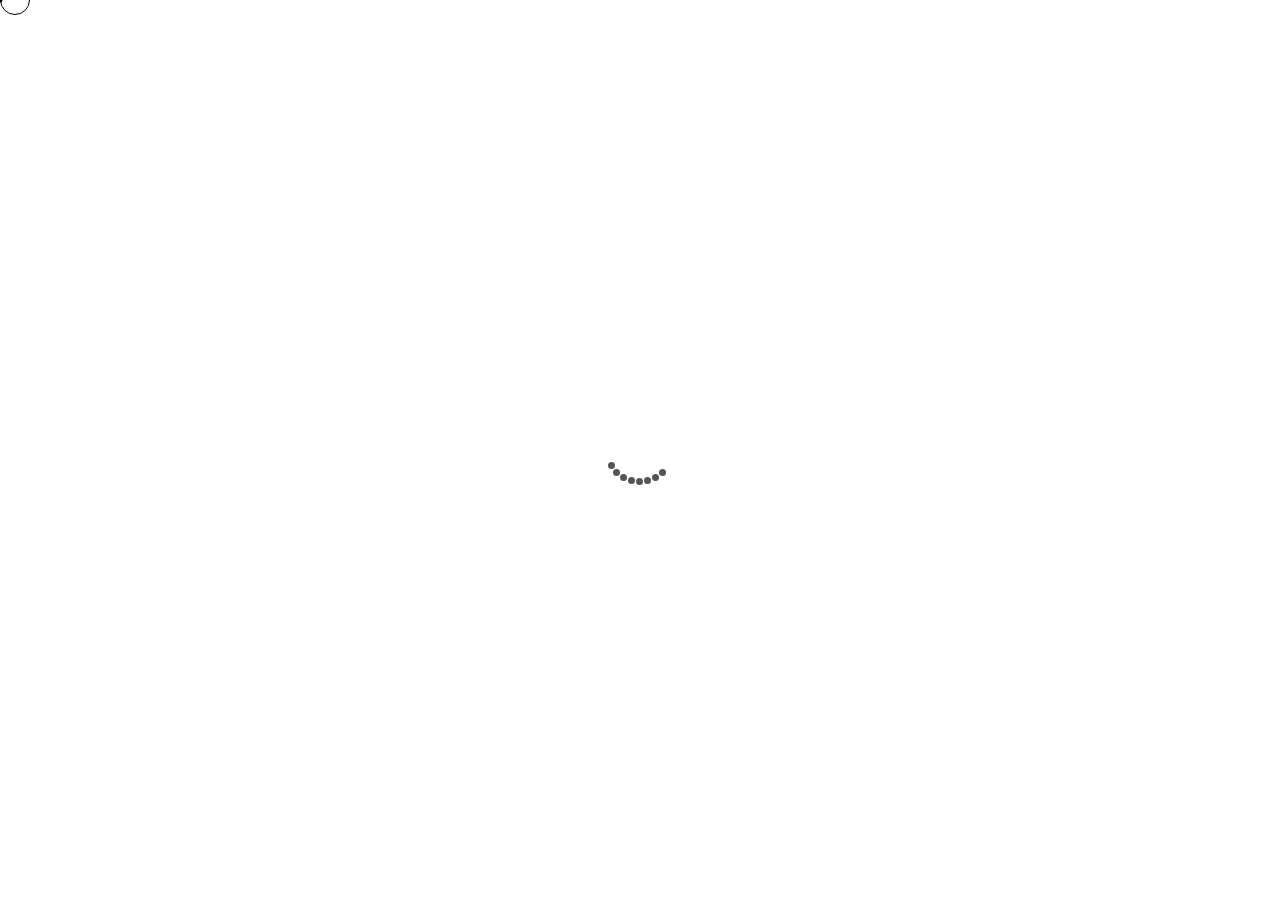
<file: masterly-html/demo-1/index.html>
<!--========================================================= 
Item Name: Masterly - Personal Portfolio One Page HTML Template.
Author: ashishmaraviya
Version: 2
Copyright 2023
Author URI: https://themeforest.net/user/ashishmaraviya
============================================================-->
<!DOCTYPE html>
<html lang="en">

<head>
    <meta charset="UTF-8">
    <meta http-equiv="x-ua-compatible" content="ie=edge" />
    <meta name="viewport" content="width=device-width, initial-scale=1.0, minimum-scale=1.0">
    
    <title>Masterly - Personal Portfolio One Page HTML Template.</title>
    <meta name="keywords" content="personal portfolio, cv, resume, agency, bootstrap, clean, cv, designer, developer, freelancer, modern, one page portfolio, onepage, personal portfolio, responsive, resume, vcard" />
    <meta name="description" content="Best personal portfolio modern html template.">
    <meta name="author" content="ashishmaraviya">

    <!-- site Favicon -->
    <link rel="icon" href="assets/img/favicon/favicon.png" sizes="32x32" />

    <!-- css All Plugins Files -->
    <link rel="stylesheet" href="assets/css/plugins/animate.css" />
    <link rel="stylesheet" href="assets/css/plugins/swiper-bundle.min.css" />
    <link rel="stylesheet" href="assets/css/plugins/bootstrap.css" />
    <link rel="stylesheet" href="assets/css/plugins/jquery.fancybox.min.css" />    

    <!-- Main Style -->
    <link rel="stylesheet" id="main_style" href="assets/css/style.css" />
    <link rel="stylesheet" href="assets/css/responsive.css" />

</head>

<body class="body-bg">

    <!-- On change section animation -->
    <div id="overlay_shine"></div>

    <!-- Loader -->
    <div id="ms-overlay">
        <div class="ms-roller">
            <div></div><div></div><div></div><div></div><div></div><div></div><div></div><div></div>
        </div>
    </div>

    <!-- Header navigation section -->
    <header>
        <div class="sidebar-title">
            <h5>Menu</h5>
            <a href="javascript:void(0)" class="nav-close"><i class="fa fa-times" aria-hidden="true"></i></a>
        </div>
        <nav class="ms-navigation">
            <div>
                <ul>
                    <li><a href="javascript:void(0)" class="navs-link nav-home" data-section="ms-home"><i class="fa fa-home"></i><span>Home</span></a><span class="noty"><span>Home</span></span></li>
                    <li><a href="javascript:void(0)" class="navs-link nav-about" data-section="ms-about-section"><i class="fa fa-user"></i><span>About</span></a><span class="noty"><span>About</span></span></li>
                    <li><a href="javascript:void(0)" class="navs-link nav-experience" data-section="ms-experience-section"><i class="fa fa-briefcase"></i><span>Experience</span></a><span class="noty"><span>Experience</span></span></li>
                    <li><a href="javascript:void(0)" class="navs-link nav-portfolio" data-section="ms-portfolio-section"><i class="fas fa-folder-open"></i><span>Portfolio</span></a><span class="noty"><span>Portfolio</span></span></li>
                    <li><a href="javascript:void(0)" class="navs-link nav-news" data-section="ms-news-section"><i class="fas fa-newspaper"></i><span>News</span></a><span class="noty"><span>News</span></span></li>
                    <li><a href="javascript:void(0)" class="navs-link nav-contact" data-section="ms-contact-section"><i class="fa fa-envelope"></i><span>Contact</span></a><span class="noty"><span>Contact</span></span></li>
                </ul>
            </div>
        </nav>
        <ul class="ms-social">
            <li><a class="ms-btn-1" href="https://www.facebook.com/" target="_blank"><i class="fa fa-facebook" aria-hidden="true"></i></a></li>
            <li><a class="ms-btn-1" href="https://www.instagram.com/" target="_blank"><i class="fa fa-instagram" aria-hidden="true"></i></a></li>
            <li><a class="ms-btn-1" href="https://twitter.com/" target="_blank"><i class="fa fa-twitter" aria-hidden="true"></i></a></li>
            <li><a class="ms-btn-1" href="https://linkedin.com/" target="_blank"><i class="fa fa-linkedin" aria-hidden="true"></i></a></li>
        </ul>
    </header>
    <div class="header-overlay"></div>
    <a href="javascript:void(0)" class="nav-toggle"><i class="fa fa-bars" aria-hidden="true"></i></a>
    <!-- End Header navigation section -->

    <!-- Home section -->
    <section class="ms-home ms-slide home-section body-bg">
        <div class="container-fluid p-0">
            <div class="ms-row">
                <div class="col-lg-6 col-md-12 border-content">
                    <div class="profile-img main-bg-black">
                        <div class="profile-detail">
                            <img src="assets/img/profile.jpg" alt="profile" data-tilt>
                            <ul class="ms-social">
                                <li><a href="https://www.facebook.com/" target="_blank"><i class="fa fa-facebook" aria-hidden="true"></i></a></li>
                                <li><a href="https://www.instagram.com/" target="_blank"><i class="fa fa-instagram" aria-hidden="true"></i></a></li>
                                <li><a href="https://twitter.com/" target="_blank"><i class="fa fa-twitter" aria-hidden="true"></i></a></li>
                                <li><a href="https://linkedin.com/" target="_blank"><i class="fa fa-linkedin" aria-hidden="true"></i></a></li>
                            </ul>
                        </div>
                    </div>
                </div>
                <div class="col-lg-6 col-md-12 border-content-color">
                    <div class="ms-detail">
                        <div class="info">
                            <h1>My Self <span>Maria Ilvor</span></h1>
                            <h2><span>-</span>I'm a Web Developer</h2>
                            <p>The goal isn't to build a website. The goal is to build your business. With Creative, flexible and affordable website design and development.</p>
                            <a class="custom-btn ms-btn m-r-5px" href="javascript:void(0)">Download CV</a>
                            <a class="custom-btn ms-btn-1 nav-about" href="javascript:void(0)">More Info</a>
                        </div>
                    </div>
                </div>
            </div>
        </div>
    </section> 
    <!-- Home section End -->

    <!-- About section -->
    <section class="ms-about-section ms-slide padding-tb-80 body-bg">
        <div class="container">
            <div class="row">
                <div class="section-title">
                    <h2>About<span> Me</span></h2>
                    <span class="ligh-title">About</span>
                </div>
                <div class="col-lg-6">
                    <div class="ms-about-detail">
                        <h4>Creativity bleeds from the pen of inspiration.</h4>
                        <p class="ms-text">I am your Brand Consultant having <b>8+ years</b> of experience in this field provides complete range of marketing materials and branding solution to any industry as well as corporate clients maintaining their reputation and increasing the brand awareness using PR & other print media & online marketing activities.</p>
                        <div class="ms-about-info">
                            <ul class="m-r-30">
                                <li><span class="title">Full Name<b>:</b></span>Maria Martin Ilvor</li>
                                <li><span class="title">Age<b>:</b></span>30 Years</li>
                                <li><span class="title">Language<b>:</b></span>English, Hindi, Gujarati</li>
                                <li><span class="title">Phone No<b>:</b></span>+00 9876543210</li>
                                <li><span class="title">Email<b>:</b></span>mail.example@gmail.com</li>
                                <li><span class="title">Address<b>:</b></span><span>Ruami Mello Moraes, - Salvador - MA, 40352, Brazil.</span></li>
                            </ul>
                        </div>
                    </div>
                </div>
                <div class="col-lg-6">
                    <div class="ms-skill-progress">
                        <h5>PHP</h5>
                        <div class="progress" data-percent="90%">
                            <div class="progress-done progress-done-php" role="progressbar">
                                <span>90%</span>
                            </div>
                        </div>
                        <h5>JAVASCRIPT</h5>
                        <div class="progress" data-percent="50%">
                            <div class="progress-done progress-done-js" role="progressbar">
                                <span>50%</span>
                            </div>
                        </div>
                        <h5>HTML</h5>
                        <div class="progress" data-percent="98%">
                            <div class="progress-done progress-done-html" role="progressbar">
                                <span>98%</span>
                            </div>
                        </div>
                        <h5>CSS</h5>
                        <div class="progress" data-percent="92%">
                            <div class="progress-done progress-done-css" role="progressbar">
                                <span>92%</span>
                            </div>
                        </div>
                        <h5>SCSS</h5>
                        <div class="progress" data-percent="70%">
                            <div class="progress-done progress-done-scss" role="progressbar">
                                <span>70%</span>
                            </div>
                        </div>
                        <h5>Photoshop</h5>
                        <div class="progress" data-percent="65%">
                            <div class="progress-done progress-done-ps" role="progressbar">
                                <span>65%</span>
                            </div>
                        </div>
                    </div>
                </div>
            </div>

            <!-- Service Block start -->
            <div class="row service-box p-t-80 m-tb-minus-12">
                <div class="col-lg-3 col-md-6 col-xs-12">
                    <div class="flipper">
                        <div class="main-box">
                            <div class="box-front height-300 white-bg">
                                <img class="bg-img svg_img" src="assets/img/service/1.svg" alt="Graphics Design"></img>
                                <div class="content-wrap">
                                    <img class="icofont icofont-headphone-alt font-40px dark-color svg_img" src="assets/img/service/1.svg" alt="Graphics Design"></img>
                                    <h3>Graphics Design</h3>
                                    <p>Develop the Visual Identity of Your Business</p>
                                </div>
                            </div>
                            <div class="box-back height-300 gradient-bg">
                                <div class="content-wrap">
                                <h3>Graphics Design</h3>
                                    <p>Develop the Visual Identity of Your Business</p>
                                    <a href="#" class="btn">Read more</a>
                                </div>
                            </div>
                        </div>
                    </div>
                </div>
                <div class="col-lg-3 col-md-6 col-xs-12">
                    <div class="flipper">
                        <div class="main-box">
                            <div class="box-front height-300 white-bg">
                                <img class="bg-img svg_img" src="assets/img/service/2.svg" alt="Graphics Design"></img>
                                <div class="content-wrap">
                                    <img class="icofont icofont-headphone-alt font-40px dark-color svg_img" src="assets/img/service/2.svg" alt="web design"></img>
                                    <h3>Web Design</h3>
                                    <p>Connect With Your Users, Not Just Your Business.</p>
                                </div>
                            </div>
                            <div class="box-back height-300 gradient-bg">
                                <div class="content-wrap">
                                    <h3>Web Design</h3>
                                    <p>Connect With Your Users, Not Just Your Business.</p>
                                    <a href="#" class="btn">Read more</a>
                                </div>
                            </div>
                        </div>
                    </div>
                </div>
                <div class="col-lg-3 col-md-6 col-xs-12">
                    <div class="flipper">
                        <div class="main-box">
                            <div class="box-front height-300 white-bg">
                                <img class="bg-img svg_img" src="assets/img/service/3.svg" alt="Graphics Design"></img>
                                <div class="content-wrap">
                                    <img class="icofont icofont-headphone-alt font-40px dark-color svg_img" src="assets/img/service/3.svg" alt="development"></img>
                                    <h3>Development</h3>
                                    <p>We Develop the Visual Identity of Your Business.</p>
                                </div>
                            </div>
                            <div class="box-back height-300 gradient-bg">
                                <div class="content-wrap">
                                    <h3>Development</h3>
                                    <p>We Develop the Visual Identity of Your Business.</p>
                                    <a href="#" class="btn">Read more</a>
                                </div>
                            </div>
                        </div>
                    </div>
                </div>
                <div class="col-lg-3 col-md-6 col-xs-12">
                    <div class="flipper">
                        <div class="main-box">
                            <div class="box-front height-300 white-bg">
                                <img class="bg-img svg_img" src="assets/img/service/4.svg" alt="Graphics Design"></img>
                                <div class="content-wrap">
                                    <img class="icofont icofont-headphone-alt font-40px dark-color svg_img" src="assets/img/service/4.svg" alt="seo friendly"></img>
                                    <h3>Seo Friendly</h3>
                                    <p>Taking your site at the top of Google's ranking.</p>
                                </div>
                            </div>
                            <div class="box-back height-300 gradient-bg">
                                <div class="content-wrap">
                                    <h3>Seo Friendly</h3>
                                    <p>Taking your site at the top of Google's ranking.</p>
                                    <a href="#" class="btn">Read more</a>
                                </div>
                            </div>
                        </div>
                    </div>
                </div>
            </div>
        </div>
    </section>
    <!-- About section End -->

    <!-- Start Experience & Education section -->
    <section class="ms-experience-section ms-slide padding-tb-80 body-bg">
        <div class="container">
            <div class="row">
                <div class="section-title">
                    <h2>My <span>Achievements</span></h2>
                    <span class="ligh-title">Achievements</span>
                </div>
                <div class="col-lg-6 col-md-12 col-sm-12">
                    <div class="education">
                        <h4>Education</h4>
                        <ul class="timeline">
                            <li class="timeline-item">
                                <div class="timeline-block">
                                    <div class="timeline-info">
                                        <span>June 15, 2013 - 2016</span>
                                    </div>
                                    <div class="timeline-marker"></div>
                                    <div class="timeline-content">
                                        <h5 class="timeline-title">Master in Computer Engineering<span class="sub">- First Class</span></h5>
                                        <p>Lorem Ipsum Commodo Dolor Sit Amet, Consectetur Adipisicing Elit, Sed Do Eiusmod Tempor Incididunt Ut Labore Et Dolore Magna Aliqua. Ut Enim Ad Minim Veniam</p>
                                    </div>
                                </div>
                            </li>
                            <li class="timeline-item">
                                <div class="timeline-block">
                                    <div class="timeline-info">
                                        <span>June 12, 2010 - 2013</span>
                                    </div>
                                    <div class="timeline-marker"></div>
                                    <div class="timeline-content">
                                        <h5 class="timeline-title">Bachelor in Computer Engineering<span class="sub">- First Class</span></h5>
                                        <p>Lorem Ipsum Commodo Dolor Sit Amet, Consectetur Adipisicing Elit, Sed Do Eiusmod Tempor Incididunt Ut Labore Et Dolore Magna Aliqua. Ut Enim Ad Minim Veniam</p>
                                    </div>
                                </div>
                            </li>
                            <li class="timeline-item">
                                <div class="timeline-block">
                                    <div class="timeline-info">
                                        <span>June 1, 2009 - 2010</span>
                                    </div>
                                    <div class="timeline-marker"></div>
                                    <div class="timeline-content">
                                        <h5 class="timeline-title">Higher Secondary<span class="sub">- (A+)</span></h5>
                                        <p>Lorem Ipsum Commodo Dolor Sit Amet, Consectetur Adipisicing Elit, Sed Do Eiusmod Tempor Incididunt Ut Labore Et Dolore Magna Aliqua. Ut Enim Ad Minim Veniam</p>
                                    </div>
                                </div>
                            </li>
                            <div class="timeline-period-end"></div>
                        </ul>
                        
                    </div>
                </div>
                <div class="col-lg-6 col-md-12 col-sm-12">
                    <div class="experiense">
                        <h4>Experiense</h4>
                        <ul class="timeline">
                            <li class="timeline-item">
                                <div class="timeline-block">
                                    <div class="timeline-info">
                                        <span>March 12, 2020</span>
                                    </div>
                                    <div class="timeline-marker"></div>
                                    <div class="timeline-content">
                                        <h5 class="timeline-title">Envato<span class="sub">- Team Leader</span></h5>
                                        <p>Lorem Ipsum Commodo Dolor Sit Amet, Consectetur Adipisicing Elit, Sed Do Eiusmod Tempor Incididunt Ut Labore Et Dolore Magna Aliqua. Ut Enim Ad Minim Veniam</p>
                                    </div>
                                </div>
                            </li>
                            <li class="timeline-item">
                                <div class="timeline-block">
                                    <div class="timeline-info">
                                        <span>January 23, 2018 - 2020</span>
                                    </div>
                                    <div class="timeline-marker"></div>
                                    <div class="timeline-content">
                                        <h5 class="timeline-title">Facebook Company<span class="sub">- Sr. Developer</span></h5>
                                        <p>Lorem Ipsum Commodo Dolor Sit Amet, Consectetur Adipisicing Elit, Sed Do Eiusmod Tempor Incididunt Ut Labore Et Dolore Magna Aliqua. Ut Enim Ad Minim Veniam</p>
                                    </div>
                                </div>
                            </li>
                            <li class="timeline-item">
                                <div class="timeline-block">
                                    <div class="timeline-info">
                                        <span>July 23, 2016 - 2018</span>
                                    </div>
                                    <div class="timeline-marker"></div>
                                    <div class="timeline-content">
                                        <h5 class="timeline-title">Twitter Company<span class="sub">- Jr. Developer</span></h5>
                                        <p>Lorem Ipsum Commodo Dolor Sit Amet, Consectetur Adipisicing Elit, Sed Do Eiusmod Tempor Incididunt Ut Labore Et Dolore Magna Aliqua. Ut Enim Ad Minim Veniam</p>
                                    </div>
                                </div>
                            </li>
                            <div class="timeline-period-end"></div>
                        </ul>
                    </div>
                </div>
            </div>
            <div class="row p-t-80 m-tb-minus-12 space-2 achive" id="counter">
                <div class="col-lg-3 col-md-6 col-6 p-tp-12">
                    <div class="count_block" data-tilt>
                        <h3><span class="counter counter-value" data-count="459">459</span>+</h3>
                        <p>Projects</p>
                    </div>
                </div>
                <div class="col-lg-3 col-md-6 col-6 p-tp-12" data-tilt>
                    <div class="count_block">
                        <h3><span class="counter counter-value" data-count="241">241</span>+</h3>
                        <p>Clients</p>
                    </div>
                </div>
                <div class="col-lg-3 col-md-6 col-6 p-tp-12" data-tilt>
                    <div class="count_block">
                        <h3 class="active-num"><span class="counter counter-value" data-count="56">56</span>+</h3>
                        <p>Countries</p>
                    </div>
                </div>
                <div class="col-lg-3 col-md-6 col-6 p-tp-12" data-tilt>
                    <div class="count_block">
                        <h3><span class="counter counter-value" data-count="15">15</span>+</h3>
                        <p>Awords</p>
                    </div>
                </div>
            </div>
        </div>
    </section>
    <!-- End Experience & Education Section -->

    <!-- Start Portfolio Section -->
    <section class="ms-portfolio-section ms-slide portfolio padding-tb-80 body-bg">
        <div class="container">
            <div class="section-title p-b-30">
                <h2>My <span>Portfolio</span></h2>
                <span class="ligh-title">Portfolio</span>
            </div>
            <div class="row m-b-minus-24px">
                <div class="portfolio-content">
                    <div>
                        <div class="row">
                            <div class="col-sm-12">
                                <div class="portfolio-tabs">
                                    <ul>
                                        <li class="filter" data-filter="all">ALL</li>
                                        <li class="filter" data-filter=".design">DESIGN</li>
                                        <li class="filter" data-filter=".development">DEVELOPMENT</li>
                                        <li class="filter" data-filter=".graphics">GRAPHICS</li>
                                        <li class="filter" data-filter=".templates">Templates</li>
                                    </ul>
                                </div>
                            </div>
                            <div class="col-md-12 col-sm-12">
                                <div class="portfolio-content-items">
                                    <div class="row">
                                        <div class="col-lg-4 col-md-6 col-xs-12 mix graphics templates">
                                            <div class="hovereffect">
                                                <div class="portfolio-img">
                                                    <img src="assets/img/portfolio/11.jpg" alt="graphics">
                                                    <h3><span>3D Graphics</span><span>Templates</span></h3>
                                                </div>
                                                <div class="overlay">
                                                    <div class="overlay-info">
                                                        <a class="info" href="#"><i class="fa fa-link" aria-hidden="true"></i></a>
                                                        <a class="info" data-fancybox="gallery" href="assets/img/portfolio/1.jpg"><i class="fa fa-search" aria-hidden="true"></i></a>
                                                    </div>
                                                </div>
                                            </div>
                                        </div>
                                        <div class="col-lg-4 col-md-6 col-xs-12 mix design">
                                            <div class="hovereffect">
                                                <div class="portfolio-img">
                                                    <img src="assets/img/portfolio/22.jpg" alt="design">
                                                    <h3><span>Web Design</span></h3>
                                                </div>
                                                <div class="overlay">
                                                    <div class="overlay-info">
                                                        <a class="info" href="#"><i class="fa fa-link" aria-hidden="true"></i></a>
                                                        <a class="info" data-fancybox="gallery" href="assets/img/portfolio/2.jpg"><i class="fa fa-search" aria-hidden="true"></i></a>
                                                    </div>
                                                </div>
                                            </div>
                                        </div>
                                        <div class="col-lg-4 col-md-6 col-xs-12 mix design">
                                            <div class="hovereffect">
                                                <div class="portfolio-img">
                                                    <img src="assets/img/portfolio/33.jpg" alt="design">
                                                    <h3><span>Web Design</span></h3>
                                                </div>
                                                <div class="overlay">
                                                    <div class="overlay-info">
                                                        <a class="info" href="#"><i class="fa fa-link" aria-hidden="true"></i></a>
                                                        <a class="info" data-fancybox="gallery" href="assets/img/portfolio/3.jpg"><i class="fa fa-search" aria-hidden="true"></i></a>
                                                    </div>
                                                </div>
                                            </div>
                                        </div>
                                        <div class="col-lg-4 col-md-6 col-xs-12 mix development">
                                            <div class="hovereffect">
                                                <div class="portfolio-img">
                                                    <img src="assets/img/portfolio/44.jpg" alt="development">
                                                    <h3><span>Development</span></h3>
                                                </div>
                                                <div class="overlay">
                                                    <div class="overlay-info">
                                                        <a class="info" href="#"><i class="fa fa-link" aria-hidden="true"></i></a>
                                                        <a class="info" data-fancybox="gallery" href="assets/img/portfolio/4.jpg"><i class="fa fa-search" aria-hidden="true"></i></a>
                                                    </div>
                                                </div>
                                            </div>
                                        </div>
                                        <div class="col-lg-4 col-md-6 col-xs-12 mix templates design">
                                            <div class="hovereffect">
                                                <div class="portfolio-img">
                                                    <img src="assets/img/portfolio/55.jpg" alt="templates">
                                                    <h3><span>Templates</span><span>Web Design</span></h3>
                                                </div>
                                                <div class="overlay">
                                                    <div class="overlay-info">
                                                        <a class="info" href="#"><i class="fa fa-link" aria-hidden="true"></i></a>
                                                        <a class="info" data-fancybox="gallery" href="assets/img/portfolio/5.jpg"><i class="fa fa-search" aria-hidden="true"></i></a>
                                                    </div>
                                                </div>
                                            </div>
                                        </div>
                                        <div class="col-lg-4 col-md-6 col-xs-12 mix development graphics">
                                            <div class="hovereffect">
                                                <div class="portfolio-img">
                                                    <img src="assets/img/portfolio/66.jpg" alt="development">
                                                    <h3><span>Development</span><span>3D Graphics</span></h3>
                                                </div>
                                                <div class="overlay">
                                                    <div class="overlay-info">
                                                        <a class="info" href="#"><i class="fa fa-link" aria-hidden="true"></i></a>
                                                        <a class="info" data-fancybox="gallery" href="assets/img/portfolio/6.jpg"><i class="fa fa-search" aria-hidden="true"></i></a>
                                                    </div>
                                                </div>
                                            </div>
                                        </div>
                                    </div>
                                </div>
                            </div>
                        </div>
                    </div>
                </div>
            </div>
        </div>
    </section>
    <!-- End Portfolio Section -->

    <!-- Start News Section -->
    <section class="ms-news-section ms-slide padding-tb-80 body-bg">
        <div class="container">
            <div class="section-title">
                <h2>Latest <span>News</span></h2>
                <span class="ligh-title">News</span>
            </div>
            <div class="row m-b-minus-24px">
                <div class="col-lg-4 col-md-6">
                    <div class="news-info">
                        <figure class="news-img"><a href="#"><img src="assets/img/news/1.jpg" alt="news imag"></a>
                        </figure>
                        <div class="detail">
                            <label>July 30,2019 - <a href="#">Marketing</a></label>
                            <h3><a href="#">Marketing Guide: 5 Steps to Success.</a></h3>
                            <p class="text-length">"Lorem Ipsum is simply dummy text of the printing and typesetting industry.</p>
                            <div class="more-info">
                                <a href="#">Read More<span></span></a>
                            </div>
                        </div>
                    </div>
                </div>
                <div class="col-lg-4 col-md-6">
                    <div class="news-info">
                        <figure class="news-img"><a href="#"><img src="assets/img/news/2.jpg" alt="news imag"></a>
                        </figure>
                        <div class="detail">
                            <label>July 30,2019 - <a href="#">Business</a></label>
                            <h3><a href="#">Best way to solve business deal issue.</a></h3>
                            <p class="text-length">"Lorem Ipsum is simply dummy text of the printing and typesetting industry.</p>
                            <div class="more-info">
                                <a href="#">Read More<span></span></a>
                            </div>
                        </div>
                    </div>
                </div>
                <div class="col-lg-4 col-md-6">
                    <div class="news-info">
                        <figure class="news-img"><a href="#"><img src="assets/img/news/3.jpg" alt="news imag"></a>
                        </figure>
                        <div class="detail">
                            <label>July 30,2019 - <a href="#">Knowledge</a></label>
                            <h3><a href="#">31 customer service stats know in 2019.</a></h3>
                            <p class="text-length">"Lorem Ipsum is simply dummy text of the printing and typesetting industry.</p>
                            <div class="more-info">
                                <a href="#">Read More<span></span></a>
                            </div>
                        </div>
                    </div>
                </div>
                <div class="col-lg-4 col-md-6">
                    <div class="news-info">
                        <figure class="news-img"><a href="#"><img src="assets/img/news/4.jpg" alt="news imag"></a>
                        </figure>
                        <div class="detail">
                            <label>July 30,2019 - <a href="#">Business</a></label>
                            <h3><a href="#">Business ideas to grow your business.</a></h3>
                            <p class="text-length">"Lorem Ipsum is simply dummy text of the printing and typesetting industry.</p>
                            <div class="more-info">
                                <a href="#">Read More<span></span></a>
                            </div>
                        </div>
                    </div>
                </div>
                <div class="col-lg-4 col-md-6">
                    <div class="news-info">
                        <figure class="news-img"><a href="#"><img src="assets/img/news/5.jpg" alt="news imag"></a>
                        </figure>
                        <div class="detail">
                            <label>July 30,2019 - <a href="#">Marketing</a></label>
                            <h3><a href="#">Marketing Guide: 5 Steps to Success.</a></h3>
                            <p class="text-length">"Lorem Ipsum is simply dummy text of the printing and typesetting industry.</p>
                            <div class="more-info">
                                <a href="#">Read More<span></span></a>
                            </div>
                        </div>
                    </div>
                </div>
                <div class="col-lg-4 col-md-6">
                    <div class="news-info">
                        <figure class="news-img"><a href="#"><img src="assets/img/news/6.jpg" alt="news imag"></a>
                        </figure>
                        <div class="detail">
                            <label>July 30,2019 - <a href="#">Knowledge</a></label>
                            <h3><a href="#">31 customer service stats know in 2019.</a></h3>
                            <p class="text-length">"Lorem Ipsum is simply dummy text of the printing and typesetting industry.</p>
                            <div class="more-info">
                                <a href="#">Read More<span></span></a>
                            </div>
                        </div>
                    </div>
                </div>
                <div class="col-md-12">
                    <div class="ms-pagination">
                        <ul>
                            <li><a href="#"><i class="fa fa-angle-double-left"></i></a></li>
                            <li><a href="#" class="active">1</a></li>
                            <li><a href="#">2</a></li>
                            <li><a href="#">3</a></li>
                            <li class="dots">...</li>
                            <li><a href="#">9</a></li>
                            <li><a href="#"><i class="fa fa-angle-double-right"></i></a></li>
                    </div>
                </div>
            </div>
        </div>
    </section>
    <!-- End News Section -->

    <!-- Start Contact Section -->
    <section class="ms-contact-section ms-slide padding-tb-80 body-bg">
        <div class="container d-block">
            <div class="section-title">
                <h2>Get in <span>Touch</span></h2>
                <span class="ligh-title">Contact</span>
            </div>
            <div class="row">
                <div class="col-md-6">
                    <iframe src="//maps.google.com/maps?q=-12.942227,-38.480291&z=15&output=embed" allowfullscreen=""></iframe>
                </div>
                <div class="col-md-6">
                    <form>
                        <div class="form-group">
                            <input type="text" class="form-control" id="fname" placeholder="Full Name">
                        </div>
                        <div class="form-group">
                          <input type="email" class="form-control" id="umail" placeholder="Email">
                        </div>
                        <div class="form-group">
                            <input type="text" class="form-control" id="phone" placeholder="Phone">
                        </div>
                        <div class="form-group">
                          <textarea class="form-control" id="exampleFormControlTextarea1" rows="3" placeholder="Message"></textarea>
                        </div>
                        <button type="submit" class="custom-btn ms-btn-1">Submit</button>
                      </form>
                </div>
            </div>
            <div class="row p-t-80 ms-contact-detail m-tb-minus-12">
                <div class="col-xs-12 col-sm-6 col-lg-4 p-tp-12">
                    <div class="ms-box">							
                        <div class="detail">
                            <div class="icon"><i class="fa fa-envelope" aria-hidden="true"></i></div>
                            <div class="info">
                                <h3 class="title">Mail & Website</h3>
                                <p>
                                    <i class="fa fa-envelope" aria-hidden="true"></i> &nbsp mail.example@gmail.com
                                </p>
                                <p>
                                    <i class="fa fa-globe" aria-hidden="true"></i> &nbsp www.yourdomain.com
                                </p>
                            </div>
                        </div>
                        <div class="space"></div>
                    </div> 
                </div>
                    
                <div class="col-xs-12 col-sm-6 col-lg-4 p-tp-12">
                    <div class="ms-box">							
                        <div class="detail">
                            <div class="icon"><i class="fa fa-mobile" aria-hidden="true"></i></div>
                            <div class="info">
                                <h3 class="title">Contact</h3>
                                <p>
                                    <i class="fa fa-mobile" aria-hidden="true"></i> &nbsp (+91)-9876XXXXX
                                </p>
                                <p>
                                    <i class="fa fa-mobile" aria-hidden="true"></i> &nbsp  (+91)-987654XXXX
                                </p>
                            </div>
                        </div>
                        <div class="space"></div>
                    </div> 
                </div>
                    
                <div class="col-xs-12 col-sm-6 col-lg-4 p-tp-12 m-auto">
                    <div class="ms-box">							
                        <div class="detail">
                            <div class="icon"><i class="fa fa-map-marker" aria-hidden="true"></i></div>
                            <div class="info">
                                <h3 class="title">Address</h3>
                                <p>
                                    <i class="fa fa-map-marker" aria-hidden="true"></i> &nbsp Ruami Mello Moraes Filho, 987 - Salvador - MA, 40352, Brazil.
                                </p>
                            </div>
                        </div>
                        <div class="space"></div>
                    </div> 
                </div>		    
                <!-- /Boxes de Acoes -->
            </div>
        </div>
    </section>
    <!-- End Contact Section -->

    <!-- Theme Custom Cursors -->
    <div class="ms-cursor"></div>
    <div class="ms-cursor-2"></div>

    <!-- Plugins JS -->
    <script src="assets/js/plugins/jquery-3.5.1.min.js"></script>
    <script src="assets/js/plugins/bootstrap.bundle.min.js"></script>
    <script src="assets/js/plugins/jquery.fancybox.min.js"></script>
    <script src="assets/js/plugins/mixitup.min.js"></script>
    <script src="assets/js/plugins/fontawesome.js"></script>
    <script src="assets/js/plugins/tilt.jquery.js"></script>
    <!-- Main Js -->
    <script src="assets/js/ms-tools.js"></script>
    <script src="assets/js/main.js"></script>
</body>

</html>
</file>
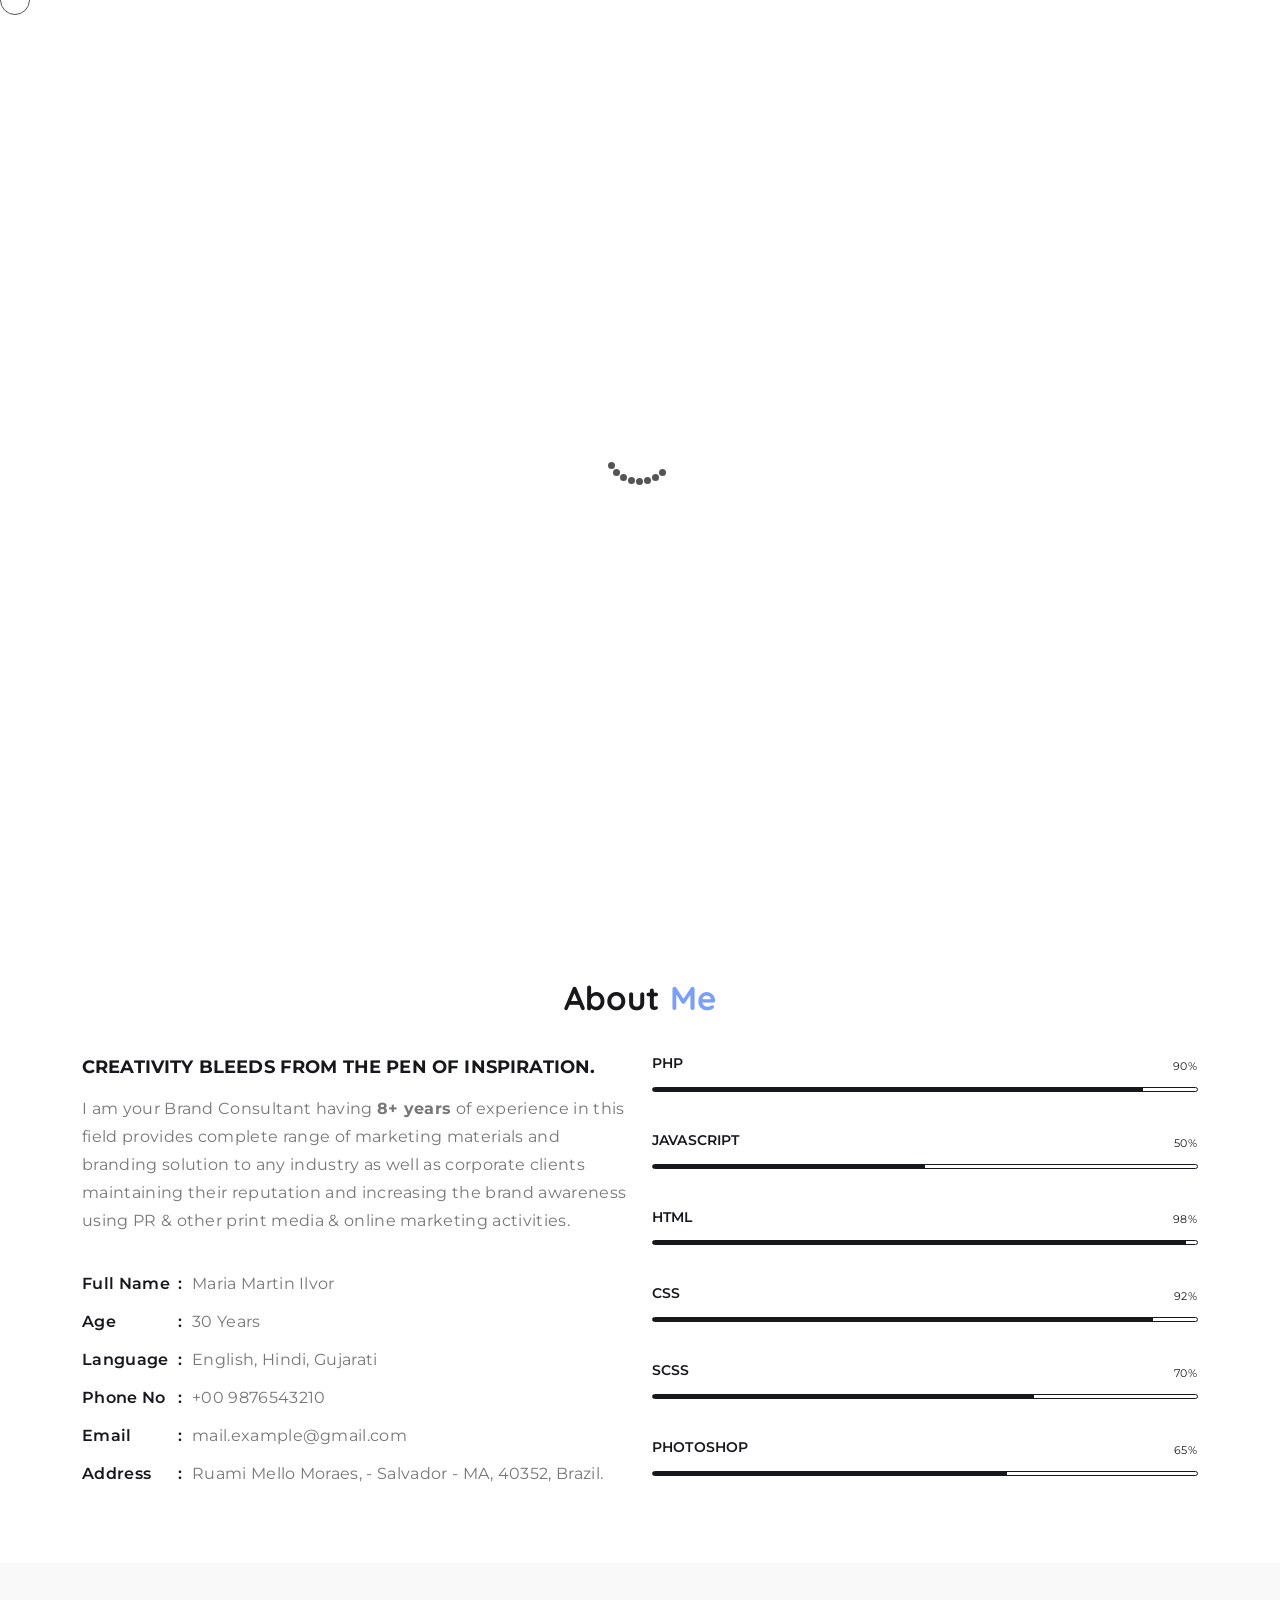
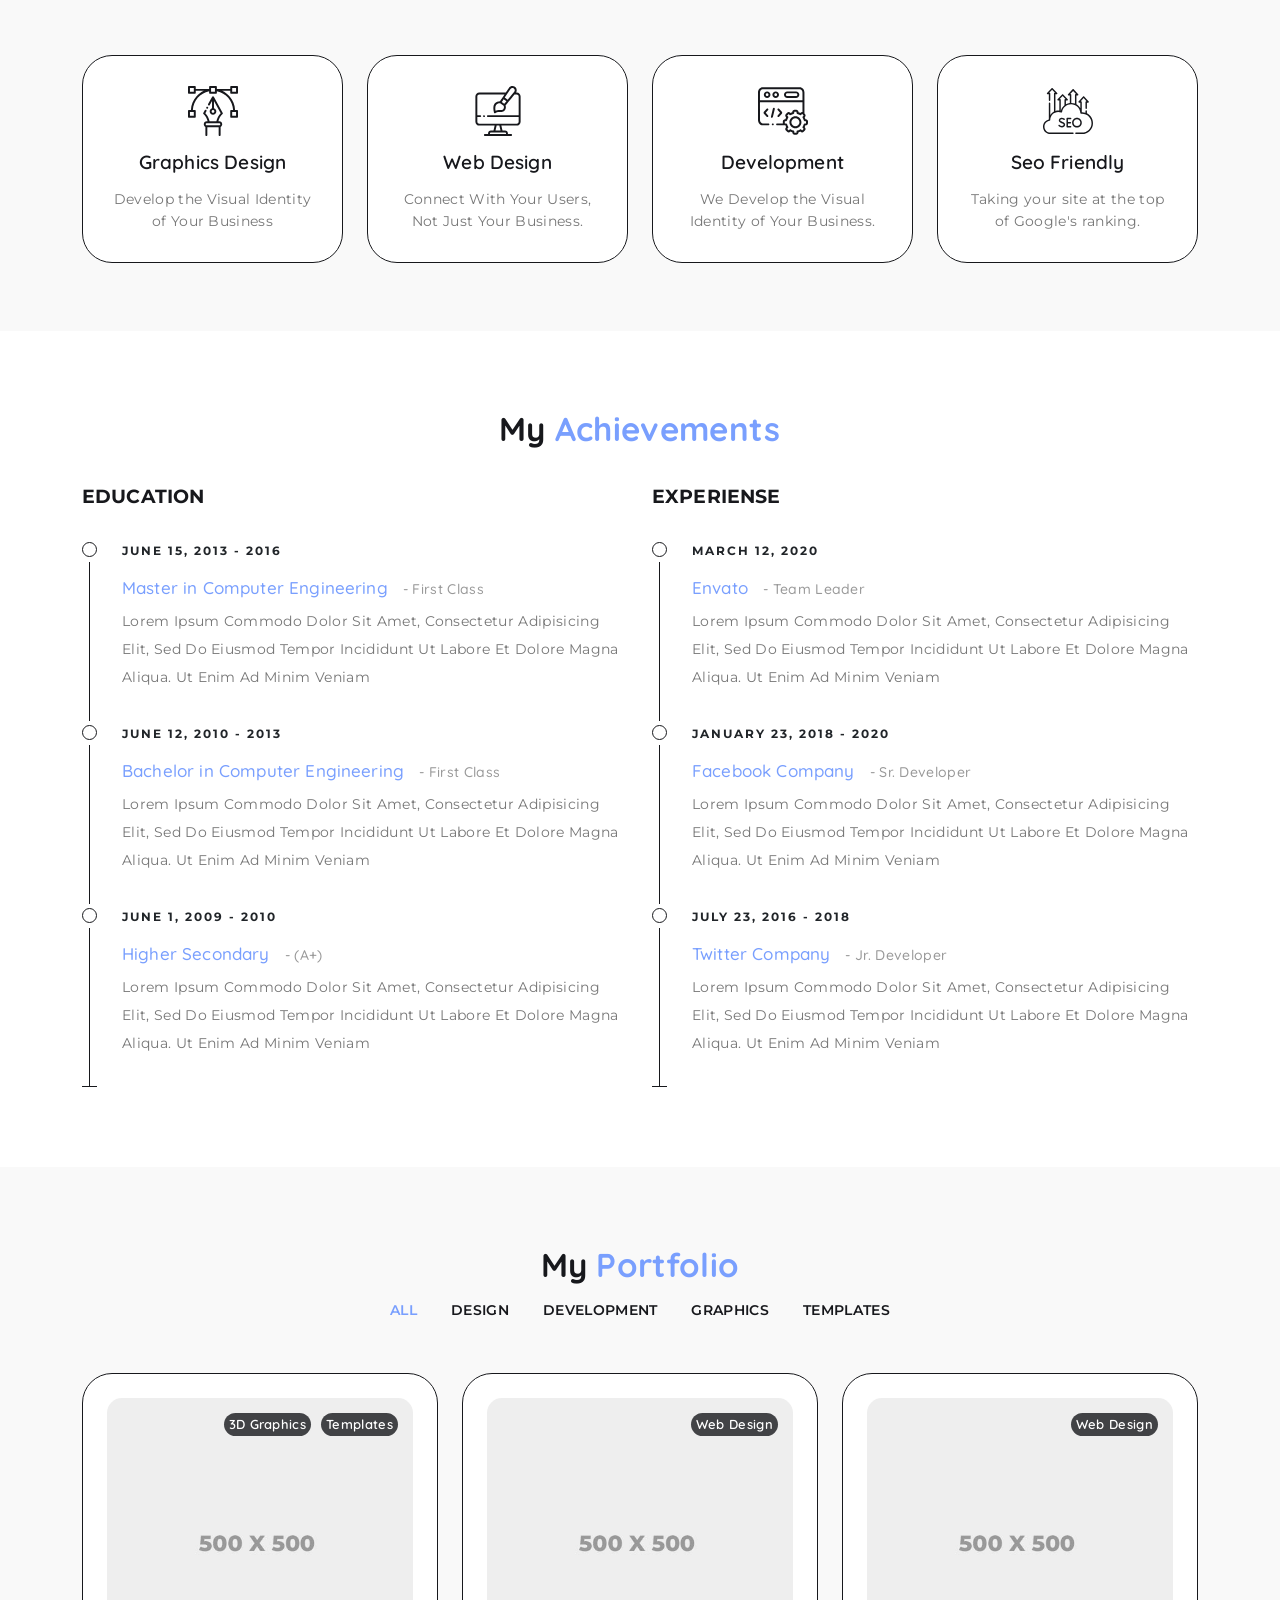
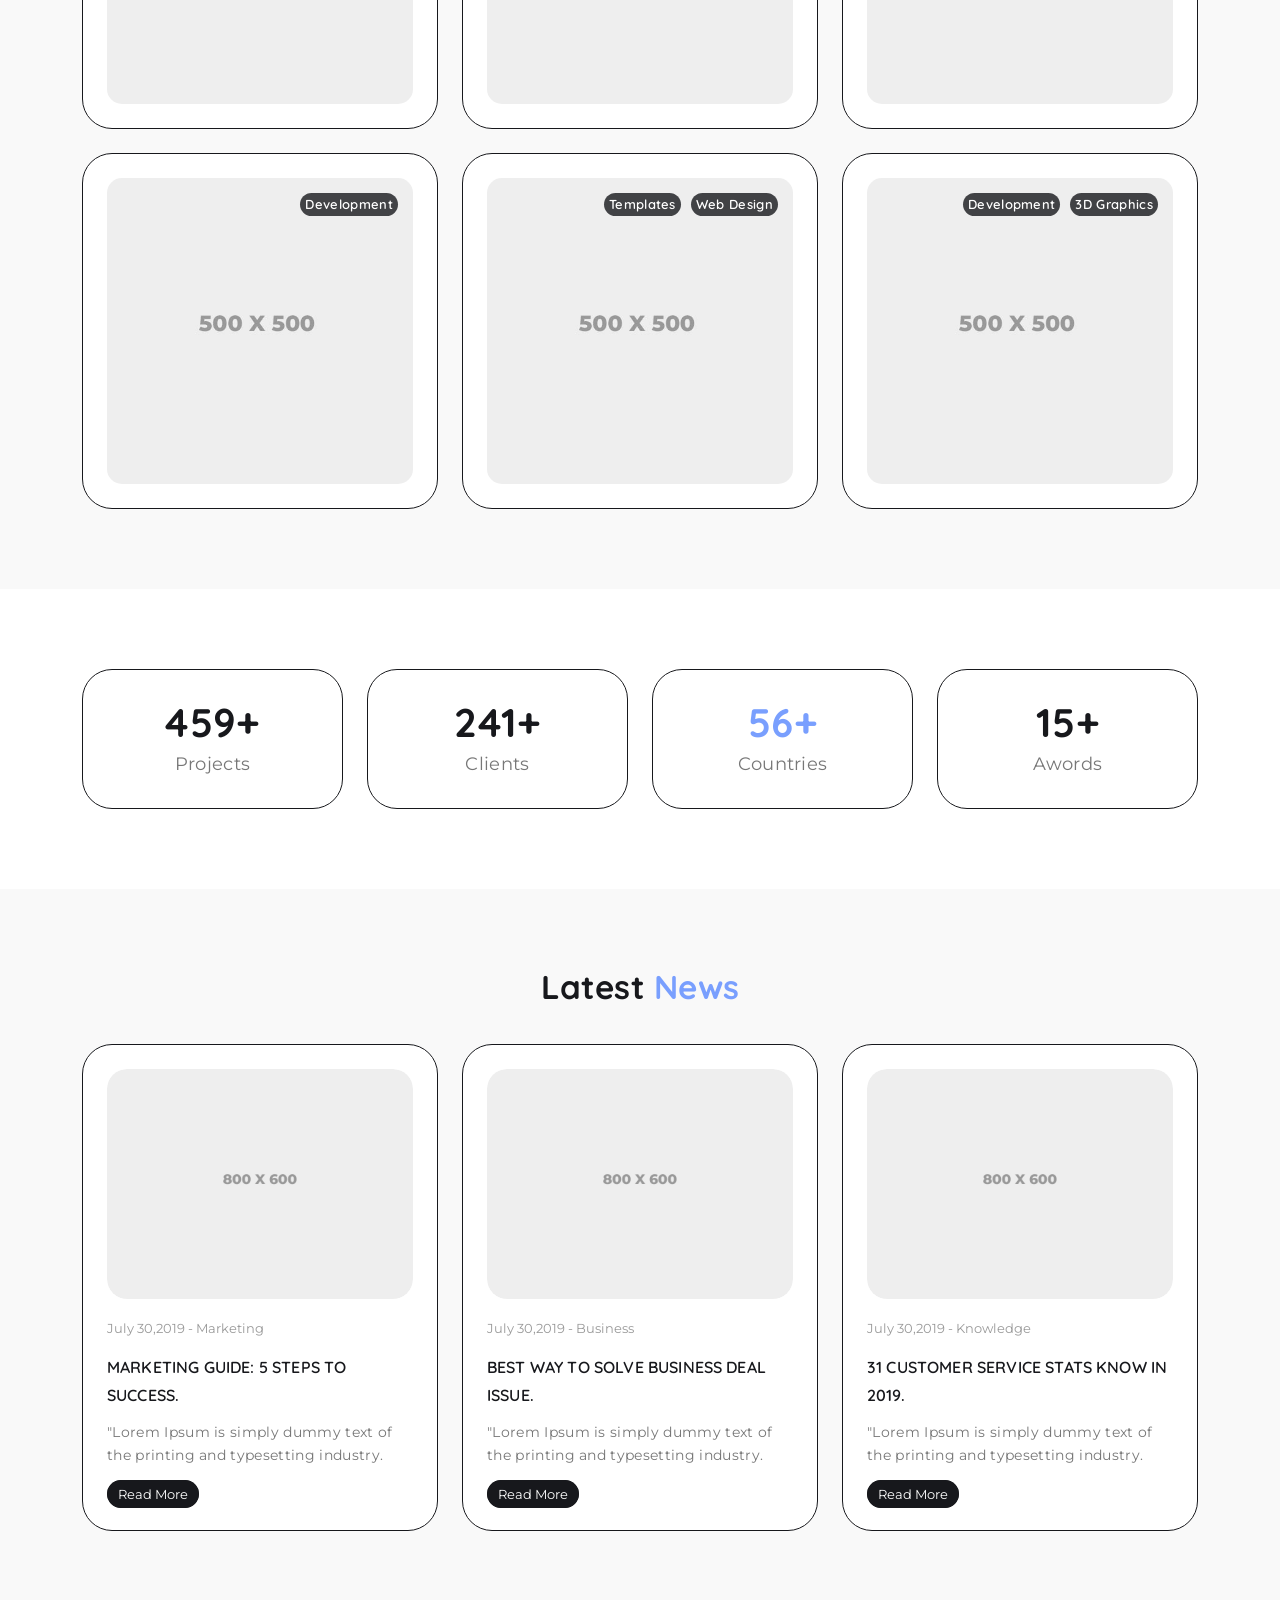
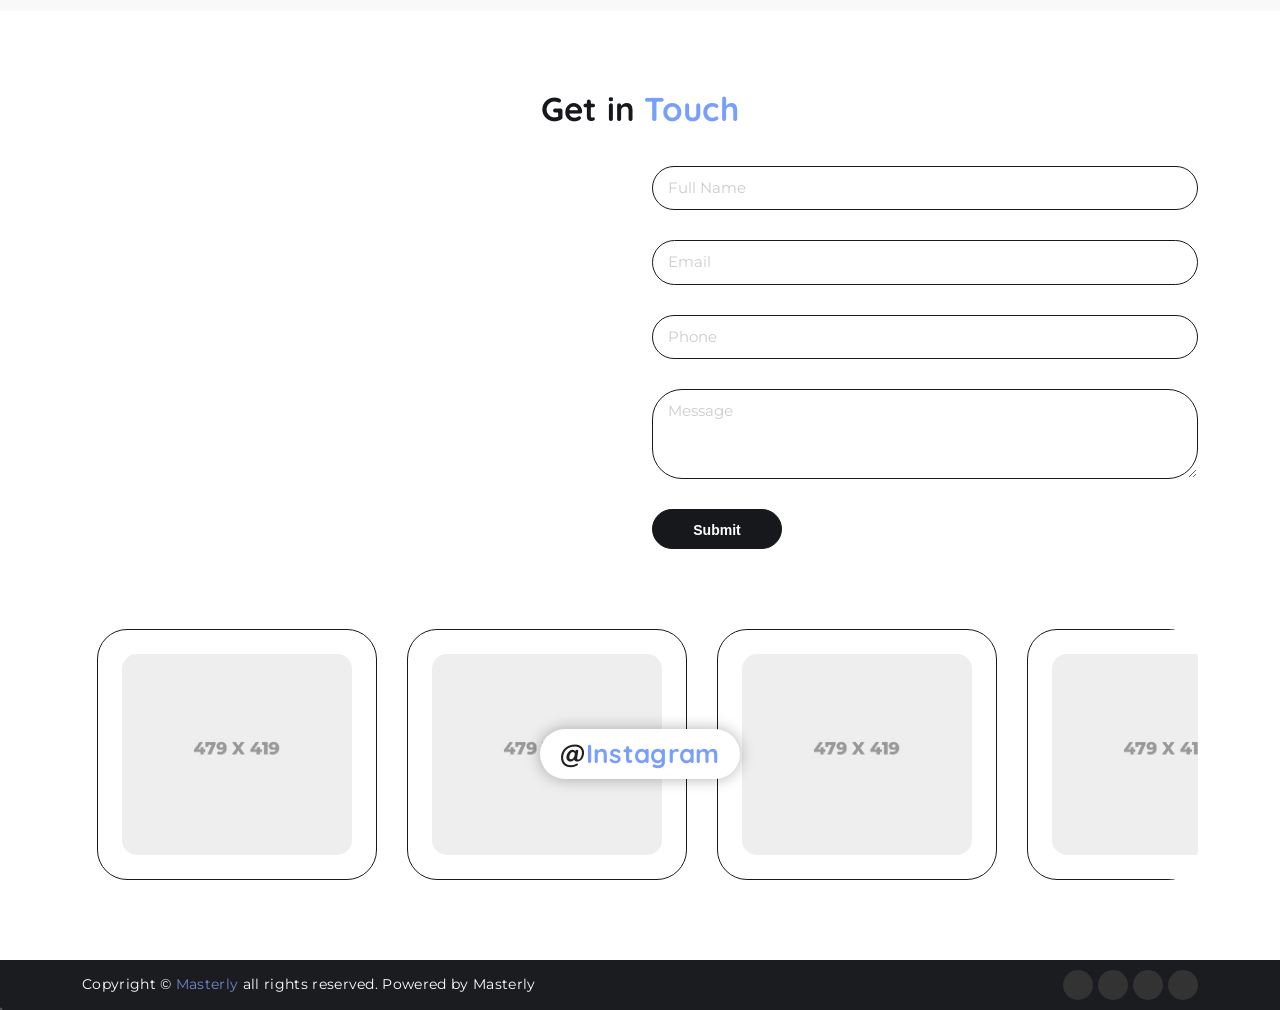
<file: masterly-html/demo-2/index.html>
<!--========================================================= 
Item Name: Masterly - Personal Portfolio One Page HTML Template.
Author: ashishmaraviya
Version: 2
Copyright 2023
Author URI: https://themeforest.net/user/ashishmaraviya
============================================================-->
<!DOCTYPE html>
<html lang="en">

<head>
    <meta charset="UTF-8">
    <meta http-equiv="x-ua-compatible" content="ie=edge" />
    <meta name="viewport" content="width=device-width, initial-scale=1.0, minimum-scale=1.0">
    
    <title>Masterly - Personal Portfolio One Page HTML Template.</title>
    <meta name="keywords" content="personal portfolio, cv, resume, agency, bootstrap, clean, cv, designer, developer, freelancer, modern, one page portfolio, onepage, personal portfolio, responsive, resume, vcard" />
    <meta name="description" content="Best personal portfolio modern html template.">
    <meta name="author" content="ashishmaraviya">

    <!-- site Favicon -->
    <link rel="icon" href="assets/img/favicon/favicon.png" sizes="32x32" />

    <!-- css All Plugins Files -->
    <link rel="stylesheet" href="assets/css/plugins/animate.css" />
    <link rel="stylesheet" href="assets/css/plugins/swiper-bundle.min.css" />
    <link rel="stylesheet" href="assets/css/plugins/bootstrap.css" />
    <link rel="stylesheet" href="assets/css/plugins/jquery.fancybox.min.css" />    
    <link rel="stylesheet" href="assets/css/plugins/aos.min.css" />    
    <link rel="stylesheet" href="assets/css/plugins/owl.carousel.min.css" />    

    <!-- Main Style -->
    <link rel="stylesheet" id="main_style" href="assets/css/style.css" />
    <link rel="stylesheet" href="assets/css/responsive.css" />

</head>

<body class="body-bg">
 
    <!-- Loader -->
    <div id="ms-overlay">
        <div class="ms-roller">
            <div></div><div></div><div></div><div></div><div></div><div></div><div></div><div></div>
        </div>
    </div>

    <!-- Header section -->
    <header class="ms-static">
        <div class="container">
            <div class="nav-sec">
        <nav class="navbar navbar-expand-lg navbar-dark">
            <div class="container-fluid">
              <a class="navbar-brand" href="index.html"><img src="assets/img/logo/logo.png" alt="logo"></a>
              <button class="navbar-toggler" type="button" data-bs-toggle="collapse" data-bs-target="#navbarSupportedContent" aria-controls="navbarSupportedContent" aria-expanded="false" aria-label="Toggle navigation">
                <i class="fa fa-bars" aria-hidden="true"></i>
              </button>
              <div class="collapse navbar-collapse" id="navbarSupportedContent">
                <ul class="navbar-nav mb-2 ml-auto" id="top-menu">
                  <li class="nav-item active">
                    <a class="nav-link ms-nav" aria-current="page" href="#home">Home</a>
                  </li>
                  <li class="nav-item">
                    <a class="nav-link ms-nav" href="#about">About</a>
                  </li>
                  <li class="nav-item">
                    <a class="nav-link ms-nav" href="#experience">Experience</a>
                  </li>
                  <li class="nav-item">
                    <a class="nav-link ms-nav" href="#portfolio">Portfolio</a>
                  </li>
                  <li class="nav-item">
                    <a class="nav-link ms-nav" href="#news">News</a>
                  </li>
                  <li class="nav-item">
                    <a class="nav-link ms-nav" href="#contact">Contact Us</a>
                  </li>
                </ul>
              </div>
            </div>
          </nav>
        </div>
    </div>
    </header>

    <!-- Home section -->
    <section id="home" class="ms-home home-section ms-section bg-shape-hero">
        <div class="container p-0">
            <div class="ms-row">
                <div class="profile-img" data-aos="fade-up" data-aos-duration="4000">
                    <div class="profile-detail">
                        <img src="assets/img/profile.png" class="profile" alt="profile">
                        
                    </div>
                </div>
                <div class="ms-detail" data-aos="fade-up" data-aos-duration="2000">
                    <div class="info">
                        <h1>My Self <span>Maria Ilvor</span></h1>
                        <h2><span>-</span>I'm a Web Developer</h2>
                        <p>The goal isn't to build a website. The goal is to build your business. With Creative, flexible and affordable website design and development.</p>
                        <a class="custom-btn ms-btn m-r-5px" href="javascript:void(0)">Download CV</a>
                        <a class="custom-btn ms-btn-1 nav-about" href="javascript:void(0)">More Info</a>
                    </div>
                </div>
                <div class="scroll-down"></div>
            </div>
        </div>
    </section> 
    <!-- Home section End -->

    <!-- About section -->
    <section id="about" class="ms-about-section ms-section padding-tb-80 body-bg">
        <div class="container">
            <div class="row">
                <div class="section-title">
                    <h2>About<span> Me</span></h2>
                    <span class="ligh-title">About</span>
                </div>
                <div class="col-lg-6">
                    <div class="ms-about-detail">
                        <h4>Creativity bleeds from the pen of inspiration.</h4>
                        <p class="ms-text">I am your Brand Consultant having <b>8+ years</b> of experience in this field provides complete range of marketing materials and branding solution to any industry as well as corporate clients maintaining their reputation and increasing the brand awareness using PR & other print media & online marketing activities.</p>
                        <div class="ms-about-info">
                            <ul class="m-r-30">
                                <li><span class="title">Full Name<b>:</b></span>Maria Martin Ilvor</li>
                                <li><span class="title">Age<b>:</b></span>30 Years</li>
                                <li><span class="title">Language<b>:</b></span>English, Hindi, Gujarati</li>
                                <li><span class="title">Phone No<b>:</b></span>+00 9876543210</li>
                                <li><span class="title">Email<b>:</b></span>mail.example@gmail.com</li>
                                <li><span class="title">Address<b>:</b></span><span>Ruami Mello Moraes, - Salvador - MA, 40352, Brazil.</span></li>
                            </ul>
                        </div>
                    </div>
                </div>
                <div class="col-lg-6">
                    <div class="ms-skill-progress">
                        <h5>PHP</h5>
                        <div class="progress" data-percent="90%">
                            <div class="progress-done progress-done-php" role="progressbar">
                                <span>90%</span>
                            </div>
                        </div>
                        <h5>JAVASCRIPT</h5>
                        <div class="progress" data-percent="50%">
                            <div class="progress-done progress-done-js" role="progressbar">
                                <span>50%</span>
                            </div>
                        </div>
                        <h5>HTML</h5>
                        <div class="progress" data-percent="98%">
                            <div class="progress-done progress-done-html" role="progressbar">
                                <span>98%</span>
                            </div>
                        </div>
                        <h5>CSS</h5>
                        <div class="progress" data-percent="92%">
                            <div class="progress-done progress-done-css" role="progressbar">
                                <span>92%</span>
                            </div>
                        </div>
                        <h5>SCSS</h5>
                        <div class="progress" data-percent="70%">
                            <div class="progress-done progress-done-scss" role="progressbar">
                                <span>70%</span>
                            </div>
                        </div>
                        <h5>Photoshop</h5>
                        <div class="progress" data-percent="65%">
                            <div class="progress-done progress-done-ps" role="progressbar">
                                <span>65%</span>
                            </div>
                        </div>
                    </div>
                </div>
            </div>           
        </div>
    </section>
    <!-- About section End -->

    <!-- Start service section -->
    <section id="service" class="ms-service-section ms-section padding-tb-80 bg-shape">
        <div class="container">
            <div class="section-title d-none">
                <h2>My<span> service</span></h2>
                <span class="ligh-title">service</span>
            </div>
            <div class="row service-box m-b-minus-24px">
                <div class="col-lg-3 col-md-6 col-xs-12" data-aos="fade-up" data-aos-duration="2000" data-aos-delay="200">
                    <div class="flipper">
                        <div class="main-box">
                            <div class="box-front height-300 white-bg">
                                <img class="bg-img svg_img" src="assets/img/service/1.svg" alt="Graphics Design">
                                <div class="content-wrap">
                                    <img class="icofont icofont-headphone-alt font-40px dark-color svg_img" src="assets/img/service/1.svg" alt="Graphics Design">
                                    <h3>Graphics Design</h3>
                                    <p>Develop the Visual Identity of Your Business</p>
                                </div>
                            </div>
                            <div class="box-back height-300 gradient-bg">
                                <div class="content-wrap">
                                <h3>Graphics Design</h3>
                                    <p>Develop the Visual Identity of Your Business</p>
                                    <a href="#" class="btn">Read more</a>
                                </div>
                            </div>
                        </div>
                    </div>
                </div>
                <div class="col-lg-3 col-md-6 col-xs-12" data-aos="fade-up" data-aos-duration="2000" data-aos-delay="300">
                    <div class="flipper">
                        <div class="main-box">
                            <div class="box-front height-300 white-bg">
                                <img class="bg-img svg_img" src="assets/img/service/2.svg" alt="Graphics Design">
                                <div class="content-wrap">
                                    <img class="icofont icofont-headphone-alt font-40px dark-color svg_img" src="assets/img/service/2.svg" alt="web design">
                                    <h3>Web Design</h3>
                                    <p>Connect With Your Users, Not Just Your Business.</p>
                                </div>
                            </div>
                            <div class="box-back height-300 gradient-bg">
                                <div class="content-wrap">
                                    <h3>Web Design</h3>
                                    <p>Connect With Your Users, Not Just Your Business.</p>
                                    <a href="#" class="btn">Read more</a>
                                </div>
                            </div>
                        </div>
                    </div>
                </div>
                <div class="col-lg-3 col-md-6 col-xs-12" data-aos="fade-up" data-aos-duration="2000" data-aos-delay="400">
                    <div class="flipper">
                        <div class="main-box">
                            <div class="box-front height-300 white-bg">
                                <img class="bg-img svg_img" src="assets/img/service/3.svg" alt="Graphics Design">
                                <div class="content-wrap">
                                    <img class="icofont icofont-headphone-alt font-40px dark-color svg_img" src="assets/img/service/3.svg" alt="development">
                                    <h3>Development</h3>
                                    <p>We Develop the Visual Identity of Your Business.</p>
                                </div>
                            </div>
                            <div class="box-back height-300 gradient-bg">
                                <div class="content-wrap">
                                    <h3>Development</h3>
                                    <p>We Develop the Visual Identity of Your Business.</p>
                                    <a href="#" class="btn">Read more</a>
                                </div>
                            </div>
                        </div>
                    </div>
                </div>
                <div class="col-lg-3 col-md-6 col-xs-12" data-aos="fade-up" data-aos-duration="2000" data-aos-delay="500">
                    <div class="flipper">
                        <div class="main-box">
                            <div class="box-front height-300 white-bg">
                                <img class="bg-img svg_img" src="assets/img/service/4.svg" alt="Graphics Design">
                                <div class="content-wrap">
                                    <img class="icofont icofont-headphone-alt font-40px dark-color svg_img" src="assets/img/service/4.svg" alt="seo friendly">
                                    <h3>Seo Friendly</h3>
                                    <p>Taking your site at the top of Google's ranking.</p>
                                </div>
                            </div>
                            <div class="box-back height-300 gradient-bg">
                                <div class="content-wrap">
                                    <h3>Seo Friendly</h3>
                                    <p>Taking your site at the top of Google's ranking.</p>
                                    <a href="#" class="btn">Read more</a>
                                </div>
                            </div>
                        </div>
                    </div>
                </div>
            </div>
        </div>
    </section>

    <!-- Start Experience & Education section -->
    <section id="experience" class="ms-experience-section ms-section padding-tb-80 body-bg">
        <div class="container">
            <div class="row">
                <div class="section-title" data-aos="fade-up" data-aos-duration="2000" data-aos-delay="200">
                    <h2>My <span>Achievements</span></h2>
                    <span class="ligh-title">Achievements</span>
                </div>
                <div class="col-lg-6 col-md-12 col-sm-12">
                    <div class="education ms-box" data-aos="fade-up" data-aos-duration="2000" data-aos-delay="400">
                        <h4>Education</h4>
                        <ul class="timeline">
                            <li class="timeline-item" data-aos="fade-up" data-aos-duration="2000" data-aos-delay="400">
                                <div class="timeline-info">
                                    <span>June 15, 2013 - 2016</span>
                                </div>
                                <div class="timeline-marker"></div>
                                <div class="timeline-content">
                                    <h5 class="timeline-title">Master in Computer Engineering<span class="sub">- First Class</span></h5>
                                    <p>Lorem Ipsum Commodo Dolor Sit Amet, Consectetur Adipisicing Elit, Sed Do Eiusmod Tempor Incididunt Ut Labore Et Dolore Magna Aliqua. Ut Enim Ad Minim Veniam</p>
                                </div>
                            </li>
                            <li class="timeline-item" data-aos="fade-up" data-aos-duration="2000" data-aos-delay="600">
                                <div class="timeline-info">
                                    <span>June 12, 2010 - 2013</span>
                                </div>
                                <div class="timeline-marker"></div>
                                <div class="timeline-content">
                                    <h5 class="timeline-title">Bachelor in Computer Engineering<span class="sub">- First Class</span></h5>
                                    <p>Lorem Ipsum Commodo Dolor Sit Amet, Consectetur Adipisicing Elit, Sed Do Eiusmod Tempor Incididunt Ut Labore Et Dolore Magna Aliqua. Ut Enim Ad Minim Veniam</p>
                                </div>
                            </li>
                            <li class="timeline-item" data-aos="fade-up" data-aos-duration="2000" data-aos-delay="800">
                                <div class="timeline-info">
                                    <span>June 1, 2009 - 2010</span>
                                </div>
                                <div class="timeline-marker"></div>
                                <div class="timeline-content">
                                    <h5 class="timeline-title">Higher Secondary<span class="sub">- (A+)</span></h5>
                                    <p>Lorem Ipsum Commodo Dolor Sit Amet, Consectetur Adipisicing Elit, Sed Do Eiusmod Tempor Incididunt Ut Labore Et Dolore Magna Aliqua. Ut Enim Ad Minim Veniam</p>
                                </div>
                            </li>
                        </ul>
                        
                    </div>
                </div>
                <div class="col-lg-6 col-md-12 col-sm-12">
                    <div class="experiense ms-box" data-aos="fade-up" data-aos-duration="2000" data-aos-delay="300">
                        <h4>Experiense</h4>
                        <ul class="timeline">
                            <li class="timeline-item" data-aos="fade-up" data-aos-duration="2000" data-aos-delay="400">
                                <div class="timeline-info">
                                    <span>March 12, 2020</span>
                                </div>
                                <div class="timeline-marker"></div>
                                <div class="timeline-content">
                                    <h5 class="timeline-title">Envato<span class="sub">- Team Leader</span></h5>
                                    <p>Lorem Ipsum Commodo Dolor Sit Amet, Consectetur Adipisicing Elit, Sed Do Eiusmod Tempor Incididunt Ut Labore Et Dolore Magna Aliqua. Ut Enim Ad Minim Veniam</p>
                                </div>
                            </li>
                            <li class="timeline-item" data-aos="fade-up" data-aos-duration="2000" data-aos-delay="600">
                                <div class="timeline-info">
                                    <span>January 23, 2018 - 2020</span>
                                </div>
                                <div class="timeline-marker"></div>
                                <div class="timeline-content">
                                    <h5 class="timeline-title">Facebook Company<span class="sub">- Sr. Developer</span></h5>
                                    <p>Lorem Ipsum Commodo Dolor Sit Amet, Consectetur Adipisicing Elit, Sed Do Eiusmod Tempor Incididunt Ut Labore Et Dolore Magna Aliqua. Ut Enim Ad Minim Veniam</p>
                                </div>
                            </li>
                            <li class="timeline-item" data-aos="fade-up" data-aos-duration="2000" data-aos-delay="800">
                                <div class="timeline-info">
                                    <span>July 23, 2016 - 2018</span>
                                </div>
                                <div class="timeline-marker"></div>
                                <div class="timeline-content">
                                    <h5 class="timeline-title">Twitter Company<span class="sub">- Jr. Developer</span></h5>
                                    <p>Lorem Ipsum Commodo Dolor Sit Amet, Consectetur Adipisicing Elit, Sed Do Eiusmod Tempor Incididunt Ut Labore Et Dolore Magna Aliqua. Ut Enim Ad Minim Veniam</p>
                                </div>
                            </li>
                        </ul>
                    </div>
                </div>
            </div>
            
        </div>
    </section>
    <!-- End Experience & Education Section -->

    <!-- Start Portfolio Section -->
    <section id="portfolio" class="ms-portfolio-section ms-section portfolio padding-tb-80 bg-shape">
        <div class="container">
            <div class="section-title p-b-15" data-aos="fade-up" data-aos-duration="2000" data-aos-delay="300">
                <h2>My <span>Portfolio</span></h2>
                <span class="ligh-title">Portfolio</span>
            </div>
            <div class="row m-b-minus-24px">
                <div class="portfolio-content">
                    <div>
                        <div class="row">
                            <div class="col-sm-12" data-aos="fade-up" data-aos-duration="2000" data-aos-delay="400">
                                <div class="portfolio-tabs">
                                    <ul>
                                        <li class="filter" data-filter="all">ALL</li>
                                        <li class="filter" data-filter=".design">DESIGN</li>
                                        <li class="filter" data-filter=".development">DEVELOPMENT</li>
                                        <li class="filter" data-filter=".graphics">GRAPHICS</li>
                                        <li class="filter" data-filter=".templates">Templates</li>
                                    </ul>
                                </div>
                            </div>
                            <div class="col-md-12 col-sm-12" data-aos="fade-up" data-aos-duration="2000" data-aos-delay="600">
                                <div class="portfolio-content-items">
                                    <div class="row">
                                        <div class="col-lg-4 col-md-6 col-xs-12 mix graphics templates">
                                            <div class="hovereffect">
                                                <div class="portfolio-img">
                                                    <img src="assets/img/portfolio/11.jpg" alt="graphics">
                                                    <h3><span>3D Graphics</span><span>Templates</span></h3>
                                                </div>
                                                <div class="overlay">
                                                    <div class="overlay-info">
                                                        <a class="info" href="#"><i class="fa fa-link" aria-hidden="true"></i></a>
                                                        <a class="info" data-fancybox="gallery" href="assets/img/portfolio/1.jpg"><i class="fa fa-search" aria-hidden="true"></i></a>
                                                    </div>
                                                </div>
                                            </div>
                                        </div>
                                        <div class="col-lg-4 col-md-6 col-xs-12 mix design">
                                            <div class="hovereffect">
                                                <div class="portfolio-img">
                                                    <img src="assets/img/portfolio/22.jpg" alt="design">
                                                    <h3><span>Web Design</span></h3>
                                                </div>
                                                <div class="overlay">
                                                    <div class="overlay-info">
                                                        <a class="info" href="#"><i class="fa fa-link" aria-hidden="true"></i></a>
                                                        <a class="info" data-fancybox="gallery" href="assets/img/portfolio/2.jpg"><i class="fa fa-search" aria-hidden="true"></i></a>
                                                    </div>
                                                </div>
                                            </div>
                                        </div>
                                        <div class="col-lg-4 col-md-6 col-xs-12 mix design">
                                            <div class="hovereffect">
                                                <div class="portfolio-img">
                                                    <img src="assets/img/portfolio/33.jpg" alt="design">
                                                    <h3><span>Web Design</span></h3>
                                                </div>
                                                <div class="overlay">
                                                    <div class="overlay-info">
                                                        <a class="info" href="#"><i class="fa fa-link" aria-hidden="true"></i></a>
                                                        <a class="info" data-fancybox="gallery" href="assets/img/portfolio/3.jpg"><i class="fa fa-search" aria-hidden="true"></i></a>
                                                    </div>
                                                </div>
                                            </div>
                                        </div>
                                        <div class="col-lg-4 col-md-6 col-xs-12 mix development">
                                            <div class="hovereffect">
                                                <div class="portfolio-img">
                                                    <img src="assets/img/portfolio/44.jpg" alt="development">
                                                    <h3><span>Development</span></h3>
                                                </div>
                                                <div class="overlay">
                                                    <div class="overlay-info">
                                                        <a class="info" href="#"><i class="fa fa-link" aria-hidden="true"></i></a>
                                                        <a class="info" data-fancybox="gallery" href="assets/img/portfolio/4.jpg"><i class="fa fa-search" aria-hidden="true"></i></a>
                                                    </div>
                                                </div>
                                            </div>
                                        </div>
                                        <div class="col-lg-4 col-md-6 col-xs-12 mix templates design">
                                            <div class="hovereffect">
                                                <div class="portfolio-img">
                                                    <img src="assets/img/portfolio/55.jpg" alt="templates">
                                                    <h3><span>Templates</span><span>Web Design</span></h3>
                                                </div>
                                                <div class="overlay">
                                                    <div class="overlay-info">
                                                        <a class="info" href="#"><i class="fa fa-link" aria-hidden="true"></i></a>
                                                        <a class="info" data-fancybox="gallery" href="assets/img/portfolio/5.jpg"><i class="fa fa-search" aria-hidden="true"></i></a>
                                                    </div>
                                                </div>
                                            </div>
                                        </div>
                                        <div class="col-lg-4 col-md-6 col-xs-12 mix development graphics">
                                            <div class="hovereffect">
                                                <div class="portfolio-img">
                                                    <img src="assets/img/portfolio/66.jpg" alt="development">
                                                    <h3><span>Development</span><span>3D Graphics</span></h3>
                                                </div>
                                                <div class="overlay">
                                                    <div class="overlay-info">
                                                        <a class="info" href="#"><i class="fa fa-link" aria-hidden="true"></i></a>
                                                        <a class="info" data-fancybox="gallery" href="assets/img/portfolio/6.jpg"><i class="fa fa-search" aria-hidden="true"></i></a>
                                                    </div>
                                                </div>
                                            </div>
                                        </div>
                                    </div>
                                </div>
                            </div>
                        </div>
                    </div>
                </div>
            </div>
        </div>
    </section>
    <!-- End Portfolio Section -->

    <!-- Start Counter Section -->
    <section id="counters" class="ms-counter-section ms-section padding-tb-80 body-bg">
        <div class="container">
            <div class="section-title d-none" data-aos="fade-up" data-aos-duration="2000" data-aos-delay="200">
                <h2>My <span>Achievements</span></h2>
                <span class="ligh-title">Achievements</span>
            </div>
            <div class="row achive m-tb-minus-12px" id="counter">
                <div class="col-lg-3 col-md-6" data-aos="fade-up" data-aos-duration="2000" data-aos-delay="200">
                    <div class="count-block" data-tilt>
                        <h3><span class="counter counter-value" data-count="459">459</span>+</h3>
                        <p>Projects</p>
                    </div>
                </div>
                <div class="col-lg-3 col-md-6" data-aos="fade-up" data-aos-duration="2000" data-aos-delay="300">
                    <div class="count-block" data-tilt>
                        <h3><span class="counter counter-value" data-count="241">241</span>+</h3>
                        <p>Clients</p>
                    </div>
                </div>
                <div class="col-lg-3 col-md-6" data-aos="fade-up" data-aos-duration="2000" data-aos-delay="400">
                    <div class="count-block" data-tilt>
                        <h3 class="active-num"><span class="counter counter-value" data-count="56">56</span>+</h3>
                        <p>Countries</p>
                    </div>
                </div>
                <div class="col-lg-3 col-md-6" data-aos="fade-up" data-aos-duration="2000" data-aos-delay="500">
                    <div class="count-block" data-tilt>
                        <h3><span class="counter counter-value" data-count="15">15</span>+</h3>
                        <p>Awords</p>
                    </div>
                </div>
            </div>
        </div>
    </section>
    <!-- End Counter Section -->

    <!-- Start News Section -->
    <section id="news" class="ms-news-section ms-section padding-tb-80 bg-shape">
        <div class="container">
            <div class="section-title" data-aos="fade-up" data-aos-duration="2000" data-aos-delay="200">
                <h2>Latest <span>News</span></h2>
                <span class="ligh-title">News</span>
            </div>
            <div class="row m-b-minus-24px" data-aos="fade-up" data-aos-duration="2000" data-aos-delay="300">
                <div class="owl-carousel news-carousel">
                    <div class="ms-item">
                        <div class="news-info">
                            <figure class="news-img"><a href="#"><img src="assets/img/news/1.jpg" alt="news imag"></a>
                            </figure>
                            <div class="detail">
                                <label>July 30,2019 - <a href="#">Marketing</a></label>
                                <h3><a href="#">Marketing Guide: 5 Steps to Success.</a></h3>
                                <p class="text-length">"Lorem Ipsum is simply dummy text of the printing and typesetting industry.</p>
                                <div class="more-info">
                                    <a href="#">Read More<span></span></a>
                                </div>
                            </div>
                        </div>
                    </div>
                    <div class="ms-item">
                        <div class="news-info">
                            <figure class="news-img"><a href="#"><img src="assets/img/news/2.jpg" alt="news imag"></a>
                            </figure>
                            <div class="detail">
                                <label>July 30,2019 - <a href="#">Business</a></label>
                                <h3><a href="#">Best way to solve business deal issue.</a></h3>
                                <p class="text-length">"Lorem Ipsum is simply dummy text of the printing and typesetting industry.</p>
                                <div class="more-info">
                                    <a href="#">Read More<span></span></a>
                                </div>
                            </div>
                        </div>
                    </div>
                    <div class="ms-item">
                        <div class="news-info">
                            <figure class="news-img"><a href="#"><img src="assets/img/news/3.jpg" alt="news imag"></a>
                            </figure>
                            <div class="detail">
                                <label>July 30,2019 - <a href="#">Knowledge</a></label>
                                <h3><a href="#">31 customer service stats know in 2019.</a></h3>
                                <p class="text-length">"Lorem Ipsum is simply dummy text of the printing and typesetting industry.</p>
                                <div class="more-info">
                                    <a href="#">Read More<span></span></a>
                                </div>
                            </div>
                        </div>
                    </div>
                    <div class="ms-item">
                        <div class="news-info">
                            <figure class="news-img"><a href="#"><img src="assets/img/news/4.jpg" alt="news imag"></a>
                            </figure>
                            <div class="detail">
                                <label>July 30,2019 - <a href="#">Business</a></label>
                                <h3><a href="#">Business ideas to grow your business.</a></h3>
                                <p class="text-length">"Lorem Ipsum is simply dummy text of the printing and typesetting industry.</p>
                                <div class="more-info">
                                    <a href="#">Read More<span></span></a>
                                </div>
                            </div>
                        </div>
                    </div>
                    <div class="ms-item">
                        <div class="news-info">
                            <figure class="news-img"><a href="#"><img src="assets/img/news/5.jpg" alt="news imag"></a>
                            </figure>
                            <div class="detail">
                                <label>July 30,2019 - <a href="#">Marketing</a></label>
                                <h3><a href="#">Marketing Guide: 5 Steps to Success.</a></h3>
                                <p class="text-length">"Lorem Ipsum is simply dummy text of the printing and typesetting industry.</p>
                                <div class="more-info">
                                    <a href="#">Read More<span></span></a>
                                </div>
                            </div>
                        </div>
                    </div>
                    <div class="ms-item">
                        <div class="news-info">
                            <figure class="news-img"><a href="#"><img src="assets/img/news/6.jpg" alt="news imag"></a>
                            </figure>
                            <div class="detail">
                                <label>July 30,2019 - <a href="#">Knowledge</a></label>
                                <h3><a href="#">31 customer service stats know in 2019.</a></h3>
                                <p class="text-length">"Lorem Ipsum is simply dummy text of the printing and typesetting industry.</p>
                                <div class="more-info">
                                    <a href="#">Read More<span></span></a>
                                </div>
                            </div>
                        </div>
                    </div>
                </div>
            </div>
        </div>
    </section>
    <!-- End News Section -->

    <!-- Start Contact us Section -->
    <section id="contact" class="ms-contact-section ms-section padding-tb-80 body-bg">
        <div class="container">
            <div class="section-title" data-aos="fade-up" data-aos-duration="2000" data-aos-delay="200">
                <h2>Get in <span>Touch</span></h2>
                <span class="ligh-title">Contact</span>
            </div>
            <div class="row">
                <div class="col-md-6" data-aos="fade-up" data-aos-duration="2000" data-aos-delay="200">
                    <!-- <iframe src="//maps.google.com/maps?q=53.3381768,-6.2613077&z=15&output=embed"> -->
                    <iframe src="//maps.google.com/maps?q=-12.942227,-38.480291&z=15&output=embed" allowfullscreen=""></iframe>
                </div>
                <div class="col-md-6" data-aos="fade-up" data-aos-duration="2000" data-aos-delay="300">
                    <form>
                        <div class="form-group" data-aos="fade-up" data-aos-duration="2000" data-aos-delay="300">
                            <input type="text" class="form-control" id="fname" placeholder="Full Name">
                        </div>
                        <div class="form-group" data-aos="fade-up" data-aos-duration="2000" data-aos-delay="400">
                          <input type="email" class="form-control" id="umail" placeholder="Email">
                        </div>
                        <div class="form-group" data-aos="fade-up" data-aos-duration="2000" data-aos-delay="500">
                            <input type="text" class="form-control" id="phone" placeholder="Phone">
                        </div>
                        <div class="form-group" data-aos="fade-up" data-aos-duration="2000" data-aos-delay="600">
                          <textarea class="form-control" id="exampleFormControlTextarea1" rows="3" placeholder="Message"></textarea>
                        </div>
                        <button type="submit" class="custom-btn ms-btn-1" data-aos="fade-up" data-aos-duration="2000" data-aos-delay="700">Submit</button>
                      </form>
                </div>
            </div>
        </div>
    </section>
    <!-- End Contact us Section -->

    <!-- Instagram Start -->
    <section class="section ms-instagram-section module padding-b-80" id="insta">
        <div class="container">
            <div class="row">
                <div class="ms-insta-wrapper" data-aos="fade-up" data-aos-duration="2000" data-aos-delay="200">
                    <div class="ms-title section-title">
                        <h2>@<span>Instagram</span></h2>
                    </div>
                    <div class="ms-insta-wrapper">
                        <div class="ms-insta-outer">
                            <div data-animation="fadeIn">
                                <div class="insta-auto">
                                    <!-- instagram item -->
                                    <div class="ms-insta-item">
                                        <div class="ms-insta-inner">
                                            <a href="#" target="_blank"><img src="assets/img/instagram/1.jpg" alt="insta">
                                                <i class="fa fa-instagram" aria-hidden="true"></i>
                                            </a>
                                        </div>
                                    </div>
                                    <!-- instagram item -->
                                    <div class="ms-insta-item">
                                        <div class="ms-insta-inner">
                                            <a href="#" target="_blank"><img src="assets/img/instagram/2.jpg" alt="insta">
                                                <i class="fa fa-instagram" aria-hidden="true"></i>
                                            </a>
                                        </div>
                                    </div>
                                    <!-- instagram item -->
                                    <div class="ms-insta-item">
                                        <div class="ms-insta-inner">
                                            <a href="#" target="_blank"><img src="assets/img/instagram/3.jpg" alt="insta">
                                                <i class="fa fa-instagram" aria-hidden="true"></i>
                                            </a>
                                        </div>
                                    </div>
                                    <!-- instagram item -->
                                    <div class="ms-insta-item">
                                        <div class="ms-insta-inner">
                                            <a href="#" target="_blank"><img src="assets/img/instagram/4.jpg" alt="insta">
                                                <i class="fa fa-instagram" aria-hidden="true"></i>
                                            </a>
                                        </div>
                                    </div>
                                    <!-- instagram item -->
                                    <!-- instagram item -->
                                    <div class="ms-insta-item">
                                        <div class="ms-insta-inner">
                                            <a href="#" target="_blank"><img src="assets/img/instagram/5.jpg" alt="insta">
                                                <i class="fa fa-instagram" aria-hidden="true"></i>
                                            </a>
                                        </div>
                                    </div>
                                    <!-- instagram item -->
                                    <!-- instagram item -->
                                    <div class="ms-insta-item">
                                        <div class="ms-insta-inner">
                                            <a href="#" target="_blank"><img src="assets/img/instagram/6.jpg" alt="insta">
                                                <i class="fa fa-instagram" aria-hidden="true"></i>
                                            </a>
                                        </div>
                                    </div>
                                    <!-- instagram item -->
                                    <!-- instagram item -->
                                    <div class="ms-insta-item">
                                        <div class="ms-insta-inner">
                                            <a href="#" target="_blank"><img src="assets/img/instagram/7.jpg" alt="insta">
                                                <i class="fa fa-instagram" aria-hidden="true"></i>
                                            </a>
                                        </div>
                                    </div>
                                    <!-- instagram item -->
                                </div>
                            </div>
                        </div>
                    </div>
                </div>
            </div>
        </div>
        
    </section>
    <!-- Instagram End -->

    <!-- Start Footer -->
    <footer>
        <div class="container">
            <div class="ms-footer-detail">
                <div class="ms-copy">
                   Copyright &copy;
                   <a class="site-name" href="index.html">Masterly</a> 
                   all rights reserved. Powered by Masterly
                </div>
                <div class="ms-social">
                    <ul>
                        <li><a href="https://www.facebook.com/" target="_blank"><i class="fa fa-facebook" aria-hidden="true"></i></a></li>
                        <li><a href="https://www.instagram.com/" target="_blank"><i class="fa fa-instagram" aria-hidden="true"></i></a></li>
                        <li><a href="https://twitter.com/" target="_blank"><i class="fa fa-twitter" aria-hidden="true"></i></a></li>
                        <li><a href="https://linkedin.com/" target="_blank"><i class="fa fa-linkedin" aria-hidden="true"></i></a></li>
                    </ul>
                </div>
            </div>
        </div>
    </footer>
    <!-- End Footer -->

    <!-- Whatsapp -->
    <div class="ms-style ms-right-bottom">
        <!-- Start Floating Panel Container -->
        <div class="ms-panel">
            <!-- Panel Header -->
            <div class="ms-header">
                <strong>Need Help?</strong>
                <p>Chat with us on WhatsApp</p>
            </div>
            <!-- Panel Content -->
            <div class="ms-body">
                <ul>
                    <!-- Start Single Contact List -->
                    <li>
                        <a class="ms-list" data-number="918866774266"
                            data-message="Share me your latest resume, HR from masterly...">
                            <div class="d-flex bd-highlight">
                                <!-- Profile Picture -->
                                <div class="ms-img-cont">
                                    <img src="assets/img/chat/profile_02.jpg" class="ms-user-img"
                                        alt="Profile image">
                                    <span class="ms-status-icon"></span>
                                </div>
                                <!-- Display Name & Last Seen -->
                                <div class="ms-user-info">
                                    <span>Maria W Ilvor</span>
                                    <p>Maria left 7 mins ago</p>
                                </div>
                            </div>
                        </a>
                    </li>
                    <!--/ End Single Contact List -->
                    <!-- Start Single Contact List -->
                    <li>
                        <a class="ms-list" data-number="918866774266"
                            data-message="Share me your latest resume, HR from masterly...">
                            <div class="d-flex bd-highlight">
                                <!-- Profile Picture -->
                                <div class="ms-img-cont">
                                    <img src="assets/img/chat/profile_01.jpg" class="ms-user-img"
                                        alt="Profile image">
                                    <span class="ms-status-icon ms-online"></span>
                                </div>
                                <!-- Display Name & Last Seen -->
                                <div class="ms-user-info">
                                    <span>William Ilvor</span>
                                    <p>William is online</p>
                                </div>
                            </div>
                        </a>
                    </li>
                    <!--/ End Single Contact List -->
                   
                </ul>
            </div>
        </div>
        <!--/ End Floating Panel Container -->
        <!-- Start Right Floating Button-->
        <div class="ms-right-bottom">
            <div class="ms-box">
                <div class="ms-button rotateBackward">
                    <i class="fa fa-whatsapp"></i>
                </div>
            </div>
        </div>
        <!--/ End Right Floating Button-->
    </div>
    <!-- Whatsapp end -->

    <!-- Page Scroll Top -->
    <div id="scrollup">
        <i class="fa fa-arrow-up" aria-hidden="true"></i>
    </div>

    <!-- Theme Custom Cursors -->
    <div class="ms-cursor"></div>
    <div class="ms-cursor-2"></div>

    <!-- Plugins JS -->
    <script src="assets/js/plugins/jquery-3.5.1.min.js"></script>
    <script src="assets/js/plugins/bootstrap.bundle.min.js"></script>
    <script src="assets/js/plugins/jquery.fancybox.min.js"></script>
    <script src="assets/js/plugins/mixitup.min.js"></script>
    <script src="assets/js/plugins/fontawesome.js"></script>
    <script src="assets/js/plugins/tilt.jquery.js"></script>
    <script src="assets/js/plugins/aos.min.js"></script>
    <script src="assets/js/plugins/owl.carousel.min.js"></script>
    <script src="assets/js/plugins/infiniteslidev2.js"></script>
    <script src="assets/js/plugins/jquery.ripples.js"></script>
    
    <!-- Main Js -->
    <script src="assets/js/ms-tools.js"></script>
    <script src="assets/js/main.js"></script>

</body>

</html>
</file>
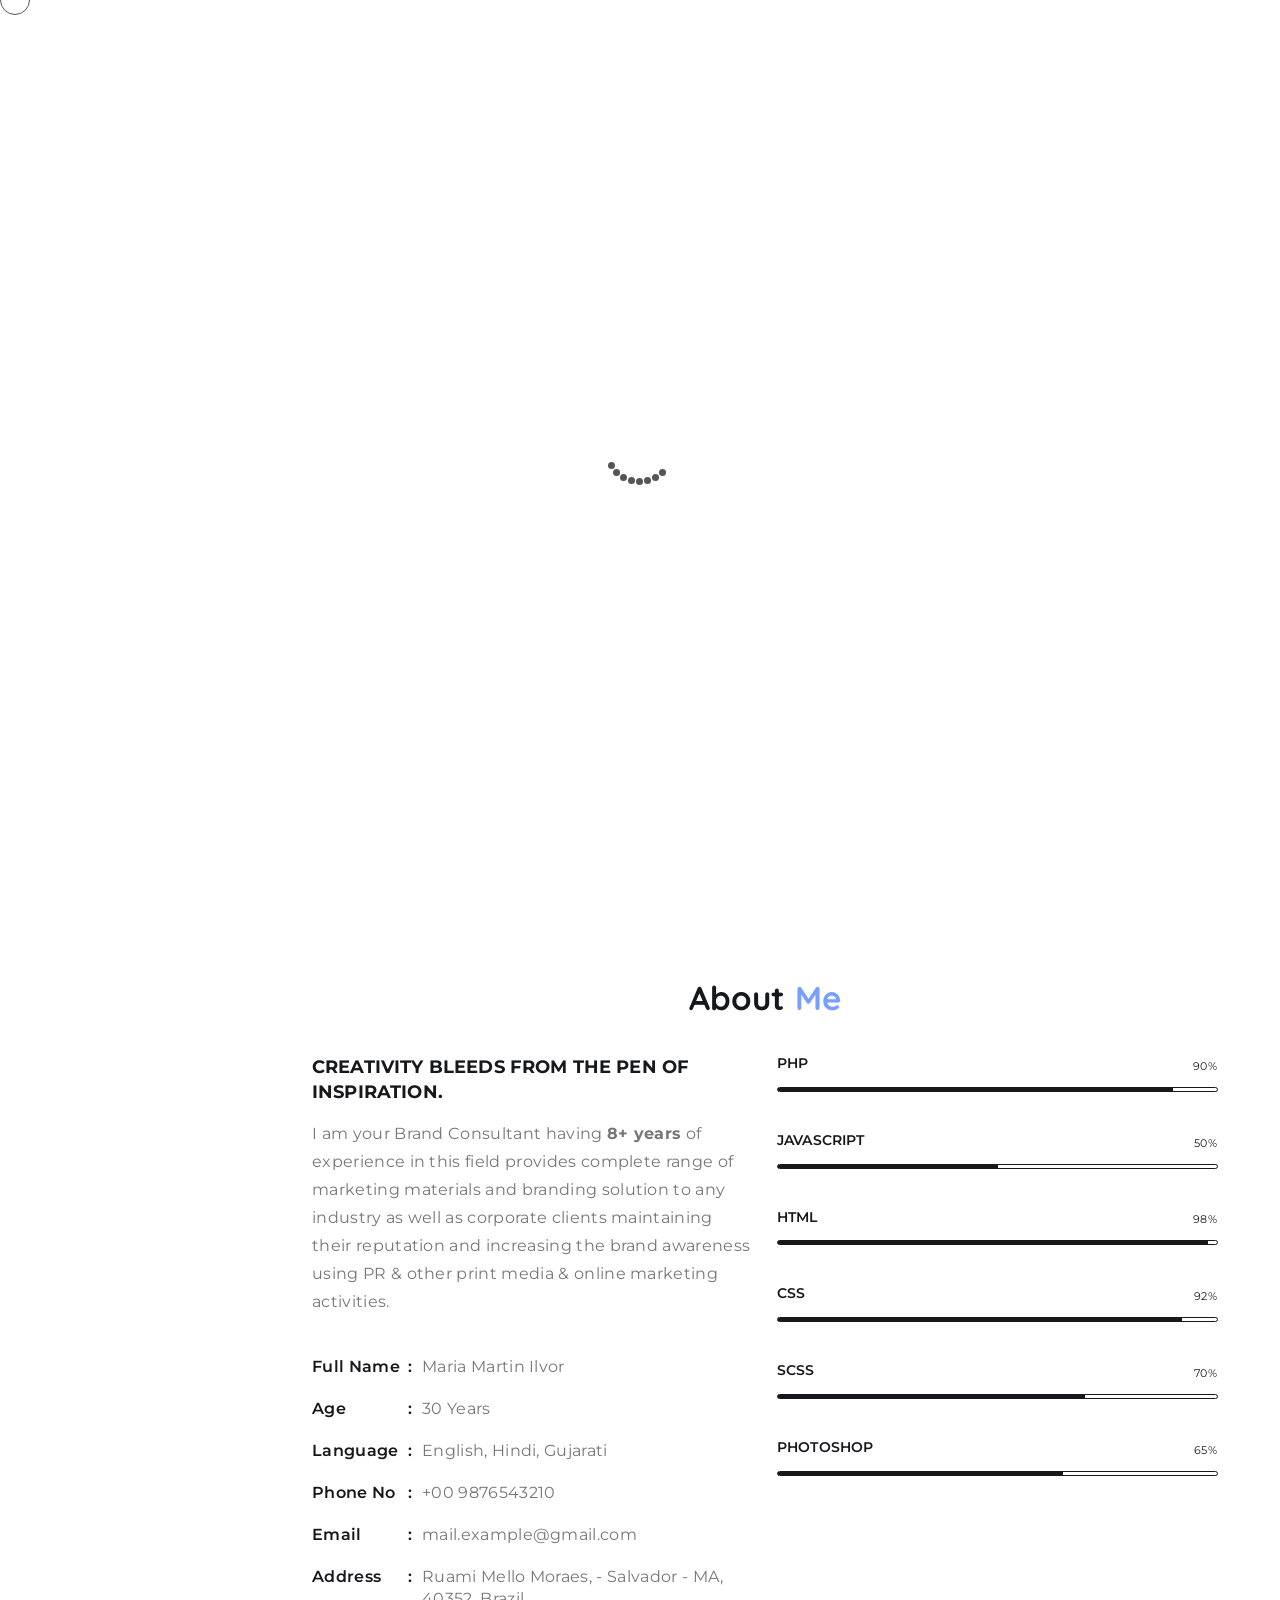
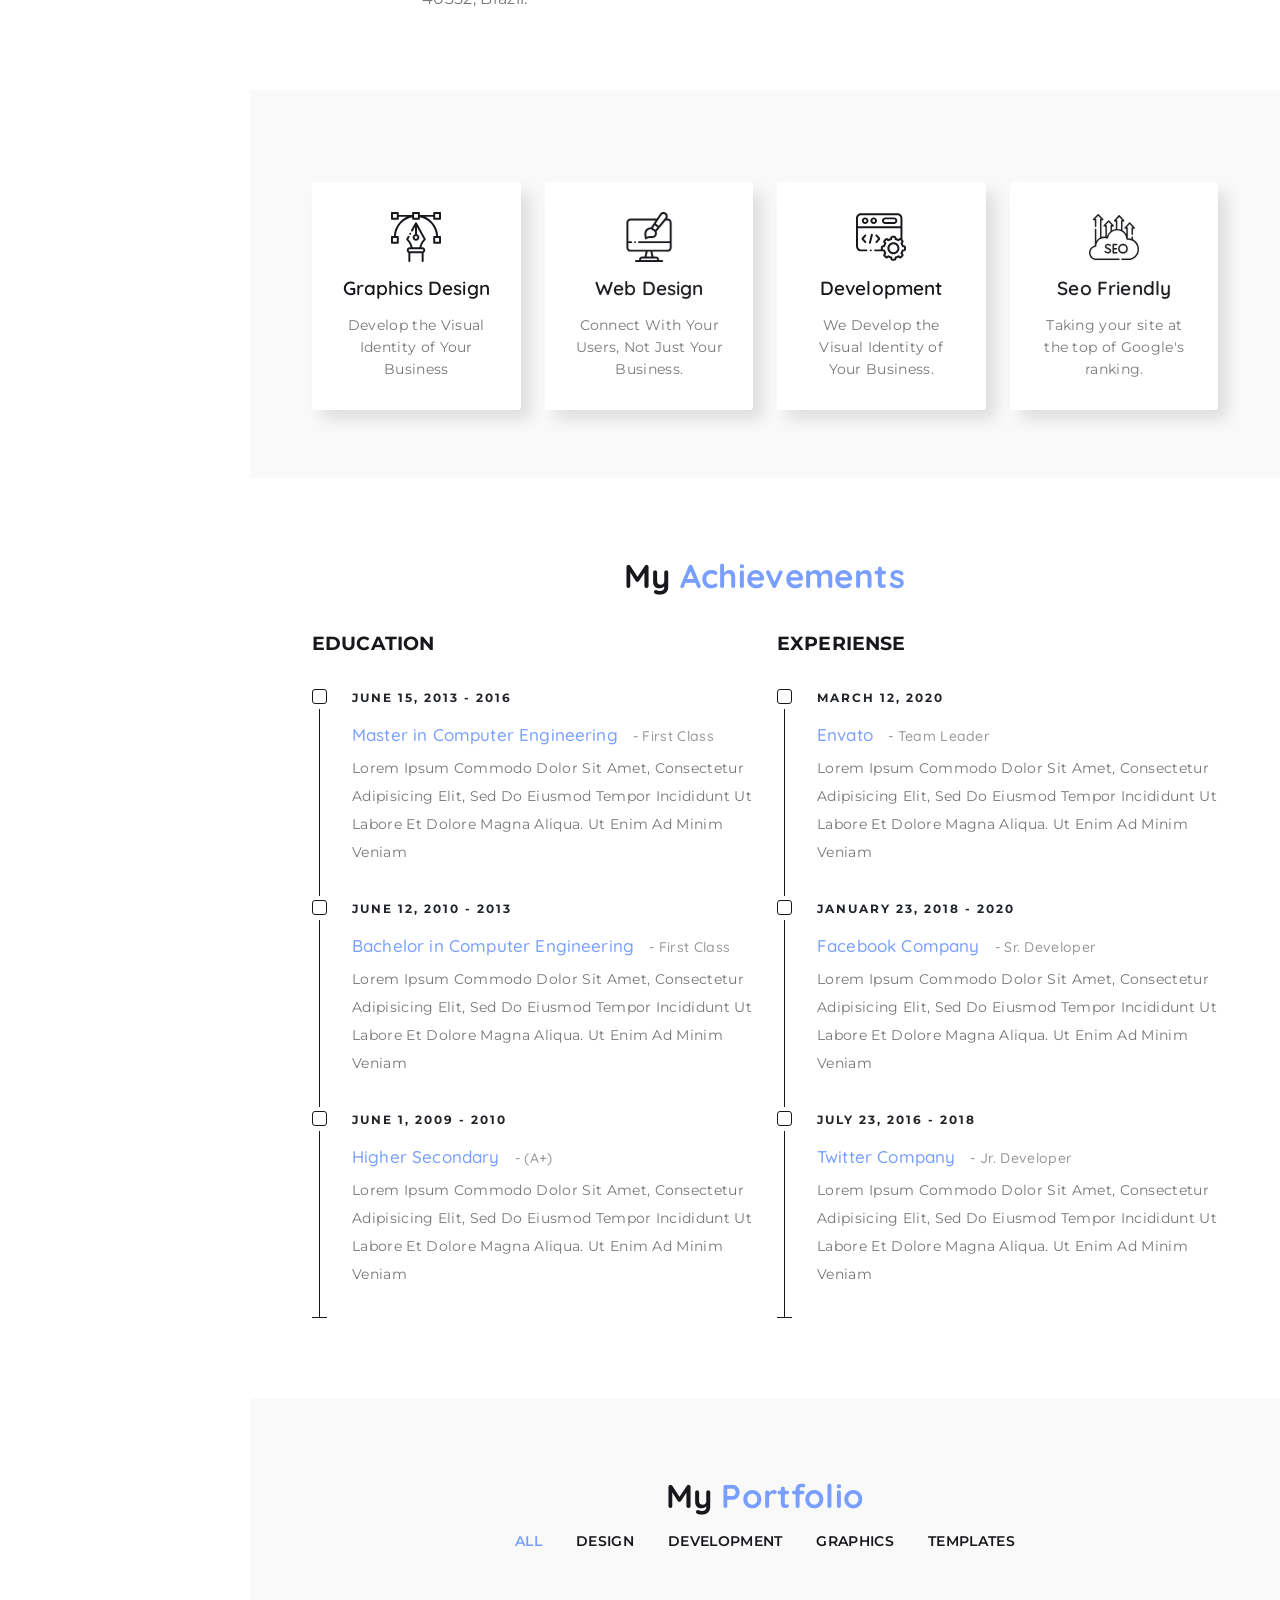
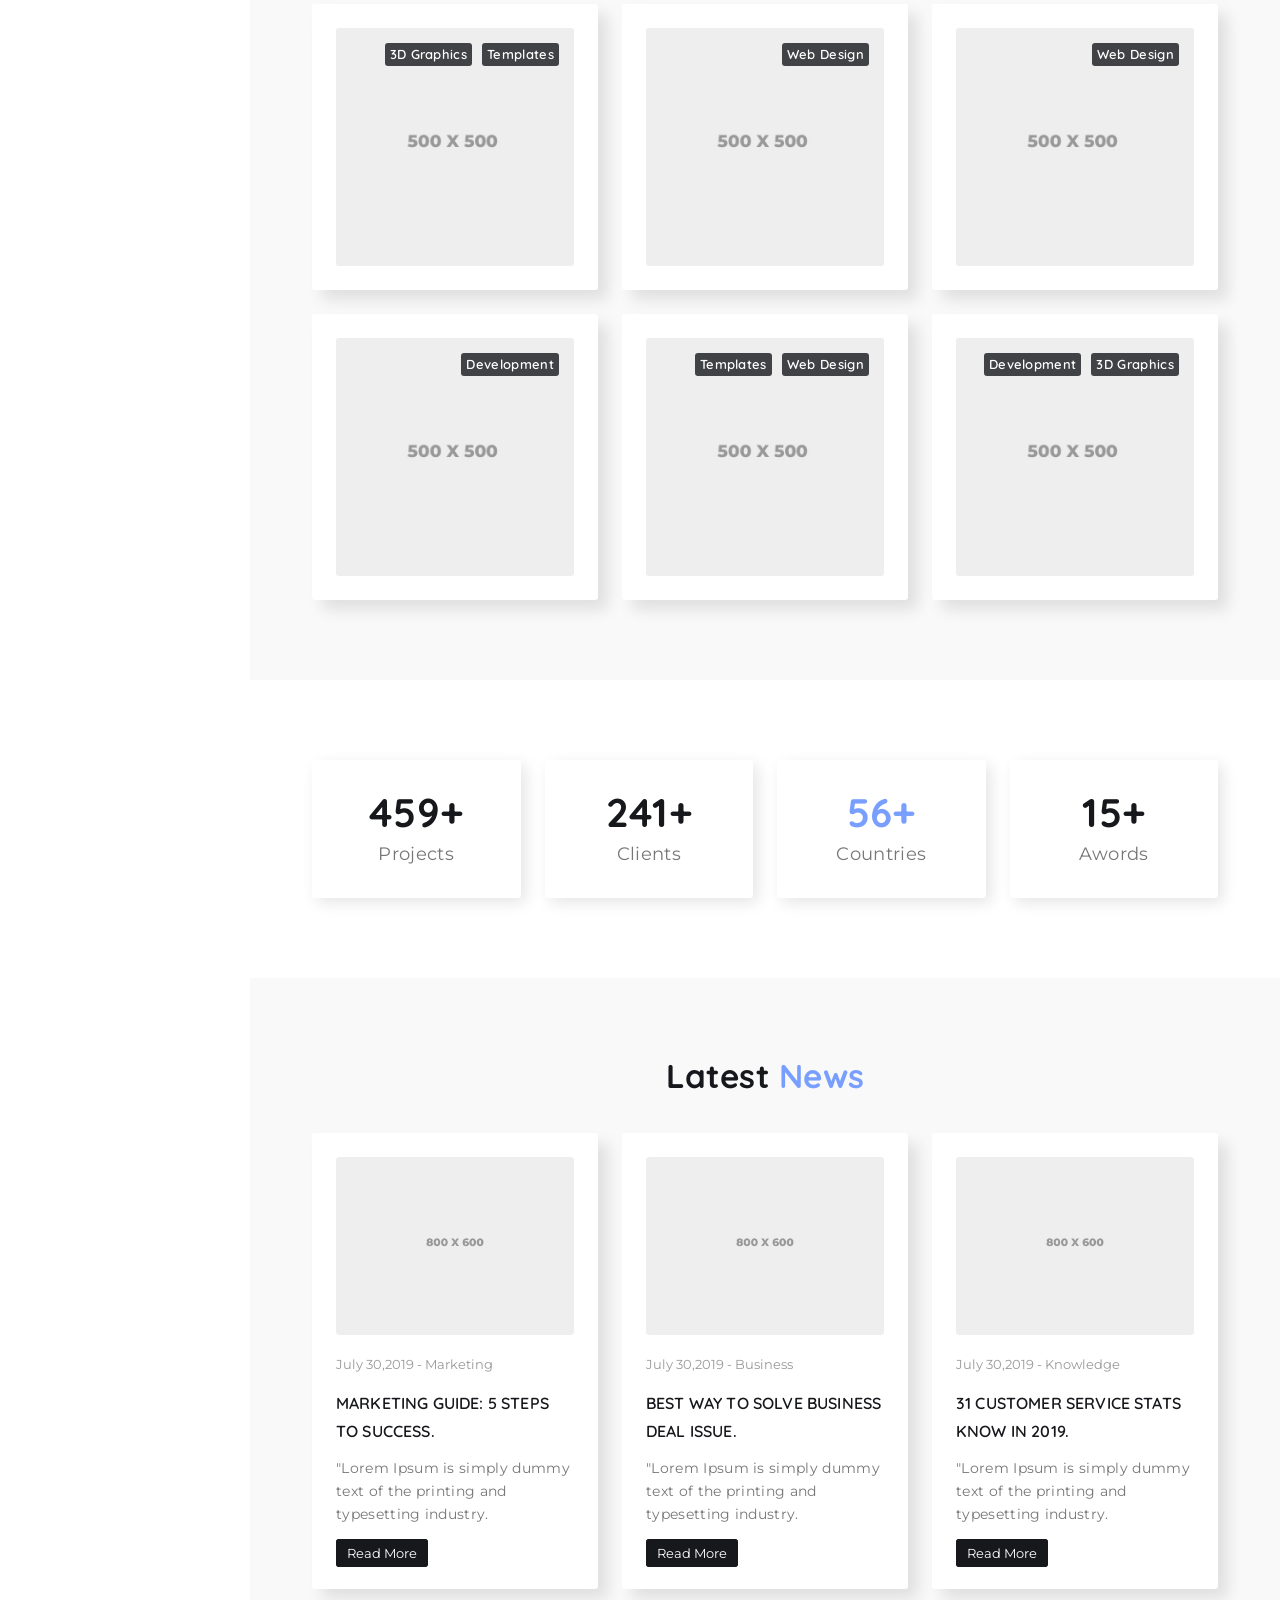
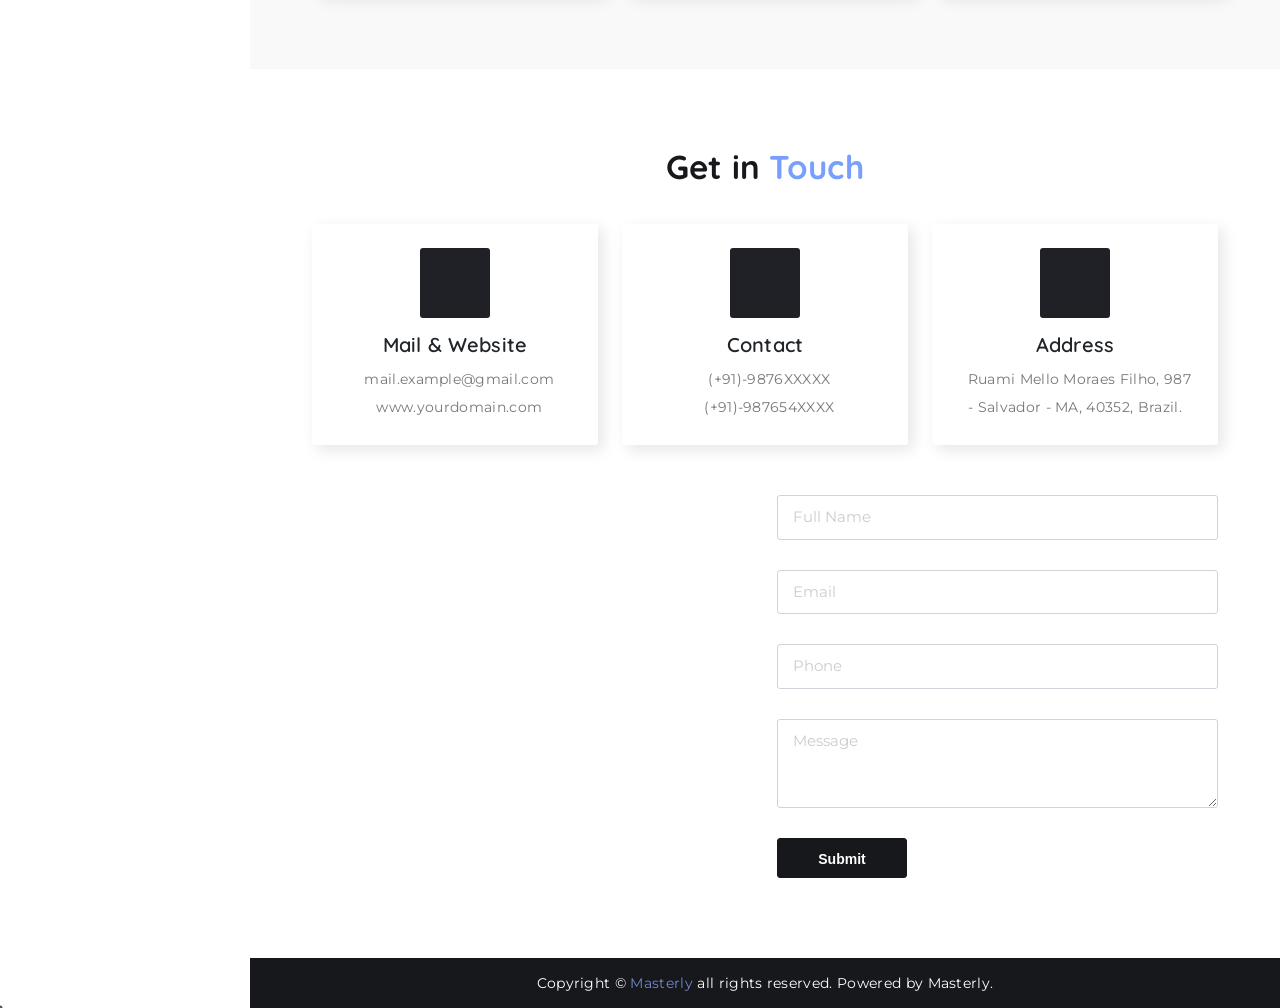
<file: masterly-html/demo-3/index.html>
<!--========================================================= 
Item Name: Masterly - Personal Portfolio One Page HTML Template.
Author: ashishmaraviya
Version: 2
Copyright 2023
Author URI: https://themeforest.net/user/ashishmaraviya
============================================================-->
<!DOCTYPE html>
<html lang="en">

<head>
    <meta charset="UTF-8">
    <meta http-equiv="x-ua-compatible" content="ie=edge" />
    <meta name="viewport" content="width=device-width, initial-scale=1.0, minimum-scale=1.0">
    
    <title>Masterly - Personal Portfolio One Page HTML Template.</title>
    <meta name="keywords" content="personal portfolio, cv, resume, agency, bootstrap, clean, cv, designer, developer, freelancer, modern, one page portfolio, onepage, personal portfolio, responsive, resume, vcard" />
    <meta name="description" content="Best personal portfolio modern html template.">
    <meta name="author" content="ashishmaraviya">

    <!-- site Favicon -->
    <link rel="icon" href="assets/img/favicon/favicon.png" sizes="32x32" />

    <!-- css All Plugins Files -->
    <link rel="stylesheet" href="assets/css/plugins/animate.css" />
    <link rel="stylesheet" href="assets/css/plugins/swiper-bundle.min.css" />
    <link rel="stylesheet" href="assets/css/plugins/bootstrap.css" />
    <link rel="stylesheet" href="assets/css/plugins/jquery.fancybox.min.css" />    
    <link rel="stylesheet" href="assets/css/plugins/aos.min.css" />    

    <!-- Main Style -->
    <link rel="stylesheet" id="main_style" href="assets/css/style.css" />
    <link rel="stylesheet" href="assets/css/responsive.css" />

</head>

<body class="body-bg">
 
    <!-- Loader -->
    <div id="ms-overlay">
        <div class="ms-roller">
            <div></div><div></div><div></div><div></div><div></div><div></div><div></div><div></div>
        </div>
    </div>
    <div class="ms-main-container">
        <!-- Header section -->
        <div class="ms-sidebar-overlay"></div>
        <header class="ms-static">
            <div class="nav-sec">
                <nav class="ms-navbar ms-navbar-expand-lg ms-navbar-dark">
                    <span class="navbar-profile">
                        <img src="assets/img/profile.jpg" alt="profile">
                        <h6>Maria Ilvor</h6>
                        <p>Web Developer</p>
                    </span>
                    <div class="ms-navbar-collapse">
                        <ul class="navbar-nav mb-2 ml-auto" id="top-menu">
                        <li class="nav-item active">
                            <a class="nav-link ms-nav" aria-current="page" href="#home">Home</a>
                        </li>
                        <li class="nav-item">
                            <a class="nav-link ms-nav" href="#about">About</a>
                        </li>
                        <li class="nav-item">
                            <a class="nav-link ms-nav" href="#experience">Experience</a>
                        </li>
                        <li class="nav-item">
                            <a class="nav-link ms-nav" href="#portfolio">Portfolio</a>
                        </li>
                        <li class="nav-item">
                            <a class="nav-link ms-nav" href="#news">News</a>
                        </li>
                        <li class="nav-item">
                            <a class="nav-link ms-nav" href="#contact">Contact Us</a>
                        </li>
                        </ul>
                        <div class="ms-social">
                            <ul>
                                <li><a href="https://www.facebook.com/" target="_blank"><i class="fa fa-facebook" aria-hidden="true"></i></a></li>
                                <li><a href="https://www.instagram.com/" target="_blank"><i class="fa fa-instagram" aria-hidden="true"></i></a></li>
                                <li><a href="https://twitter.com/" target="_blank"><i class="fa fa-twitter" aria-hidden="true"></i></a></li>
                                <li><a href="https://linkedin.com/" target="_blank"><i class="fa fa-linkedin" aria-hidden="true"></i></a></li>
                            </ul>
                        </div>
                    </div>
                    
                </nav>
            </div>
        </header>

        <div class="ms-sub-container">
            <a href="javascript:void(0)" class="sidebar-toggle"><img src="assets/img/icon/angle-left.svg" class="svg_img" alt="angle icon"></a>
            <!-- Home section -->
            <section id="home" class="ms-home home-section ms-section bg-shape-hero">
                
                <div class="container p-0">
                    <div class="ms-row">
                        <div class="ms-detail" data-aos="fade-up" data-aos-duration="2000">
                            <div class="info">
                                <h1>My Self <span>Maria Ilvor</span></h1>
                                <h2><span>-</span>I'm a Web Developer</h2>
                                <p>The goal isn't to build a website. The goal is to build your business. With Creative, flexible and affordable website design and development.</p>
                                <a class="custom-btn ms-btn m-r-5px" href="javascript:void(0)">Download CV</a>
                                <a class="custom-btn ms-btn-1 nav-about" href="javascript:void(0)">More Info</a>
                            </div>
                        </div>
                        <div class="scroll-down"></div>
                    </div>
                </div>
            </section> 
            <!-- Home section End -->

            <!-- About section -->
            <section id="about" class="ms-about-section ms-section padding-tb-80 body-bg">
                <div class="container">
                    <div class="row">
                        <div class="section-title">
                            <h2>About<span> Me</span></h2>
                            <span class="ligh-title">About</span>
                        </div>
                        <div class="col-lg-6">
                            <div class="ms-about-detail">
                                <h4>Creativity bleeds from the pen of inspiration.</h4>
                                <p class="ms-text">I am your Brand Consultant having <b>8+ years</b> of experience in this field provides complete range of marketing materials and branding solution to any industry as well as corporate clients maintaining their reputation and increasing the brand awareness using PR & other print media & online marketing activities.</p>
                                <div class="ms-about-info">
                                    <ul class="m-r-30">
                                        <li><span class="title">Full Name<b>:</b></span>Maria Martin Ilvor</li>
                                        <li><span class="title">Age<b>:</b></span>30 Years</li>
                                        <li><span class="title">Language<b>:</b></span>English, Hindi, Gujarati</li>
                                        <li><span class="title">Phone No<b>:</b></span>+00 9876543210</li>
                                        <li><span class="title">Email<b>:</b></span>mail.example@gmail.com</li>
                                        <li><span class="title">Address<b>:</b></span><span>Ruami Mello Moraes, - Salvador - MA, 40352, Brazil.</span></li>
                                    </ul>
                                </div>
                            </div>
                        </div>
                        <div class="col-lg-6">
                            <div class="ms-skill-progress">
                                <h5>PHP</h5>
                                <div class="progress" data-percent="90%">
                                    <div class="progress-done progress-done-php" role="progressbar">
                                        <span>90%</span>
                                    </div>
                                </div>
                                <h5>JAVASCRIPT</h5>
                                <div class="progress" data-percent="50%">
                                    <div class="progress-done progress-done-js" role="progressbar">
                                        <span>50%</span>
                                    </div>
                                </div>
                                <h5>HTML</h5>
                                <div class="progress" data-percent="98%">
                                    <div class="progress-done progress-done-html" role="progressbar">
                                        <span>98%</span>
                                    </div>
                                </div>
                                <h5>CSS</h5>
                                <div class="progress" data-percent="92%">
                                    <div class="progress-done progress-done-css" role="progressbar">
                                        <span>92%</span>
                                    </div>
                                </div>
                                <h5>SCSS</h5>
                                <div class="progress" data-percent="70%">
                                    <div class="progress-done progress-done-scss" role="progressbar">
                                        <span>70%</span>
                                    </div>
                                </div>
                                <h5>Photoshop</h5>
                                <div class="progress" data-percent="65%">
                                    <div class="progress-done progress-done-ps" role="progressbar">
                                        <span>65%</span>
                                    </div>
                                </div>
                            </div>
                        </div>
                    </div>           
                </div>
            </section>
            <!-- About section End -->

            <!-- Start service section -->
            <section id="service" class="ms-service-section ms-section padding-tb-80 bg-shape">
                <div class="container">
                    <div class="section-title d-none">
                        <h2>My<span> service</span></h2>
                        <span class="ligh-title">service</span>
                    </div>
                    <div class="row service-box m-b-minus-24px">
                        <div class="col-lg-3 col-md-6 col-xs-12" data-aos="fade-up" data-aos-duration="2000" data-aos-delay="200">
                            <div class="flipper">
                                <div class="main-box">
                                    <div class="box-front height-300 white-bg">
                                        <img class="bg-img svg_img" src="assets/img/service/1.svg" alt="Graphics Design">
                                        <div class="content-wrap">
                                            <img class="icofont icofont-headphone-alt font-40px dark-color svg_img" src="assets/img/service/1.svg" alt="Graphics Design">
                                            <h3>Graphics Design</h3>
                                            <p>Develop the Visual Identity of Your Business</p>
                                        </div>
                                    </div>
                                    <div class="box-back height-300 gradient-bg">
                                        <div class="content-wrap">
                                        <h3>Graphics Design</h3>
                                            <p>Develop the Visual Identity of Your Business</p>
                                            <a href="#" class="btn">Read more</a>
                                        </div>
                                    </div>
                                </div>
                            </div>
                        </div>
                        <div class="col-lg-3 col-md-6 col-xs-12" data-aos="fade-up" data-aos-duration="2000" data-aos-delay="300">
                            <div class="flipper">
                                <div class="main-box">
                                    <div class="box-front height-300 white-bg">
                                        <img class="bg-img svg_img" src="assets/img/service/2.svg" alt="Graphics Design">
                                        <div class="content-wrap">
                                            <img class="icofont icofont-headphone-alt font-40px dark-color svg_img" src="assets/img/service/2.svg" alt="web design">
                                            <h3>Web Design</h3>
                                            <p>Connect With Your Users, Not Just Your Business.</p>
                                        </div>
                                    </div>
                                    <div class="box-back height-300 gradient-bg">
                                        <div class="content-wrap">
                                            <h3>Web Design</h3>
                                            <p>Connect With Your Users, Not Just Your Business.</p>
                                            <a href="#" class="btn">Read more</a>
                                        </div>
                                    </div>
                                </div>
                            </div>
                        </div>
                        <div class="col-lg-3 col-md-6 col-xs-12" data-aos="fade-up" data-aos-duration="2000" data-aos-delay="400">
                            <div class="flipper">
                                <div class="main-box">
                                    <div class="box-front height-300 white-bg">
                                        <img class="bg-img svg_img" src="assets/img/service/3.svg" alt="Graphics Design">
                                        <div class="content-wrap">
                                            <img class="icofont icofont-headphone-alt font-40px dark-color svg_img" src="assets/img/service/3.svg" alt="development">
                                            <h3>Development</h3>
                                            <p>We Develop the Visual Identity of Your Business.</p>
                                        </div>
                                    </div>
                                    <div class="box-back height-300 gradient-bg">
                                        <div class="content-wrap">
                                            <h3>Development</h3>
                                            <p>We Develop the Visual Identity of Your Business.</p>
                                            <a href="#" class="btn">Read more</a>
                                        </div>
                                    </div>
                                </div>
                            </div>
                        </div>
                        <div class="col-lg-3 col-md-6 col-xs-12" data-aos="fade-up" data-aos-duration="2000" data-aos-delay="500">
                            <div class="flipper">
                                <div class="main-box">
                                    <div class="box-front height-300 white-bg">
                                        <img class="bg-img svg_img" src="assets/img/service/4.svg" alt="Graphics Design">
                                        <div class="content-wrap">
                                            <img class="icofont icofont-headphone-alt font-40px dark-color svg_img" src="assets/img/service/4.svg" alt="seo friendly">
                                            <h3>Seo Friendly</h3>
                                            <p>Taking your site at the top of Google's ranking.</p>
                                        </div>
                                    </div>
                                    <div class="box-back height-300 gradient-bg">
                                        <div class="content-wrap">
                                            <h3>Seo Friendly</h3>
                                            <p>Taking your site at the top of Google's ranking.</p>
                                            <a href="#" class="btn">Read more</a>
                                        </div>
                                    </div>
                                </div>
                            </div>
                        </div>
                    </div>
                </div>
            </section>

            <!-- Start Experience & Education section -->
            <section id="experience" class="ms-experience-section ms-section padding-tb-80 body-bg">
                <div class="container">
                    <div class="row">
                        <div class="section-title" data-aos="fade-up" data-aos-duration="2000" data-aos-delay="200">
                            <h2>My <span>Achievements</span></h2>
                            <span class="ligh-title">Achievements</span>
                        </div>
                        <div class="col-lg-6 col-md-12 col-sm-12">
                            <div class="education ms-box" data-aos="fade-up" data-aos-duration="2000" data-aos-delay="400">
                                <h4>Education</h4>
                                <ul class="timeline">
                                    <li class="timeline-item" data-aos="fade-up" data-aos-duration="2000" data-aos-delay="400">
                                        <div class="timeline-info">
                                            <span>June 15, 2013 - 2016</span>
                                        </div>
                                        <div class="timeline-marker"></div>
                                        <div class="timeline-content">
                                            <h5 class="timeline-title">Master in Computer Engineering<span class="sub">- First Class</span></h5>
                                            <p>Lorem Ipsum Commodo Dolor Sit Amet, Consectetur Adipisicing Elit, Sed Do Eiusmod Tempor Incididunt Ut Labore Et Dolore Magna Aliqua. Ut Enim Ad Minim Veniam</p>
                                        </div>
                                    </li>
                                    <li class="timeline-item" data-aos="fade-up" data-aos-duration="2000" data-aos-delay="600">
                                        <div class="timeline-info">
                                            <span>June 12, 2010 - 2013</span>
                                        </div>
                                        <div class="timeline-marker"></div>
                                        <div class="timeline-content">
                                            <h5 class="timeline-title">Bachelor in Computer Engineering<span class="sub">- First Class</span></h5>
                                            <p>Lorem Ipsum Commodo Dolor Sit Amet, Consectetur Adipisicing Elit, Sed Do Eiusmod Tempor Incididunt Ut Labore Et Dolore Magna Aliqua. Ut Enim Ad Minim Veniam</p>
                                        </div>
                                    </li>
                                    <li class="timeline-item" data-aos="fade-up" data-aos-duration="2000" data-aos-delay="800">
                                        <div class="timeline-info">
                                            <span>June 1, 2009 - 2010</span>
                                        </div>
                                        <div class="timeline-marker"></div>
                                        <div class="timeline-content">
                                            <h5 class="timeline-title">Higher Secondary<span class="sub">- (A+)</span></h5>
                                            <p>Lorem Ipsum Commodo Dolor Sit Amet, Consectetur Adipisicing Elit, Sed Do Eiusmod Tempor Incididunt Ut Labore Et Dolore Magna Aliqua. Ut Enim Ad Minim Veniam</p>
                                        </div>
                                    </li>
                                </ul>
                                
                            </div>
                        </div>
                        <div class="col-lg-6 col-md-12 col-sm-12">
                            <div class="experiense ms-box" data-aos="fade-up" data-aos-duration="2000" data-aos-delay="300">
                                <h4>Experiense</h4>
                                <ul class="timeline">
                                    <li class="timeline-item" data-aos="fade-up" data-aos-duration="2000" data-aos-delay="400">
                                        <div class="timeline-info">
                                            <span>March 12, 2020</span>
                                        </div>
                                        <div class="timeline-marker"></div>
                                        <div class="timeline-content">
                                            <h5 class="timeline-title">Envato<span class="sub">- Team Leader</span></h5>
                                            <p>Lorem Ipsum Commodo Dolor Sit Amet, Consectetur Adipisicing Elit, Sed Do Eiusmod Tempor Incididunt Ut Labore Et Dolore Magna Aliqua. Ut Enim Ad Minim Veniam</p>
                                        </div>
                                    </li>
                                    <li class="timeline-item" data-aos="fade-up" data-aos-duration="2000" data-aos-delay="600">
                                        <div class="timeline-info">
                                            <span>January 23, 2018 - 2020</span>
                                        </div>
                                        <div class="timeline-marker"></div>
                                        <div class="timeline-content">
                                            <h5 class="timeline-title">Facebook Company<span class="sub">- Sr. Developer</span></h5>
                                            <p>Lorem Ipsum Commodo Dolor Sit Amet, Consectetur Adipisicing Elit, Sed Do Eiusmod Tempor Incididunt Ut Labore Et Dolore Magna Aliqua. Ut Enim Ad Minim Veniam</p>
                                        </div>
                                    </li>
                                    <li class="timeline-item" data-aos="fade-up" data-aos-duration="2000" data-aos-delay="800">
                                        <div class="timeline-info">
                                            <span>July 23, 2016 - 2018</span>
                                        </div>
                                        <div class="timeline-marker"></div>
                                        <div class="timeline-content">
                                            <h5 class="timeline-title">Twitter Company<span class="sub">- Jr. Developer</span></h5>
                                            <p>Lorem Ipsum Commodo Dolor Sit Amet, Consectetur Adipisicing Elit, Sed Do Eiusmod Tempor Incididunt Ut Labore Et Dolore Magna Aliqua. Ut Enim Ad Minim Veniam</p>
                                        </div>
                                    </li>
                                </ul>
                            </div>
                        </div>
                    </div>
                    
                </div>
            </section>
            <!-- End Experience & Education Section -->

            <!-- Start Portfolio Section -->
            <section id="portfolio" class="ms-portfolio-section ms-section portfolio padding-tb-80 bg-shape">
                <div class="container">
                    <div class="section-title p-b-15" data-aos="fade-up" data-aos-duration="2000" data-aos-delay="300">
                        <h2>My <span>Portfolio</span></h2>
                        <span class="ligh-title">Portfolio</span>
                    </div>
                    <div class="row m-b-minus-24px">
                        <div class="portfolio-content">
                            <div>
                                <div class="row">
                                    <div class="col-sm-12" data-aos="fade-up" data-aos-duration="2000" data-aos-delay="400">
                                        <div class="portfolio-tabs">
                                            <ul>
                                                <li class="filter" data-filter="all">ALL</li>
                                                <li class="filter" data-filter=".design">DESIGN</li>
                                                <li class="filter" data-filter=".development">DEVELOPMENT</li>
                                                <li class="filter" data-filter=".graphics">GRAPHICS</li>
                                                <li class="filter" data-filter=".templates">Templates</li>
                                            </ul>
                                        </div>
                                    </div>
                                    <div class="col-md-12 col-sm-12" data-aos="fade-up" data-aos-duration="2000" data-aos-delay="600">
                                        <div class="portfolio-content-items">
                                            <div class="row">
                                                <div class="col-lg-4 col-md-6 col-xs-12 mix graphics templates">
                                                    <div class="hovereffect">
                                                        <div class="portfolio-img">
                                                            <img src="assets/img/portfolio/11.jpg" alt="graphics">
                                                            <h3><span>3D Graphics</span><span>Templates</span></h3>
                                                        </div>
                                                        <div class="overlay">
                                                            <div class="overlay-info">
                                                                <a class="info" href="#"><i class="fa fa-link" aria-hidden="true"></i></a>
                                                                <a class="info" data-fancybox="gallery" href="assets/img/portfolio/1.jpg"><i class="fa fa-search" aria-hidden="true"></i></a>
                                                            </div>
                                                        </div>
                                                    </div>
                                                </div>
                                                <div class="col-lg-4 col-md-6 col-xs-12 mix design">
                                                    <div class="hovereffect">
                                                        <div class="portfolio-img">
                                                            <img src="assets/img/portfolio/22.jpg" alt="design">
                                                            <h3><span>Web Design</span></h3>
                                                        </div>
                                                        <div class="overlay">
                                                            <div class="overlay-info">
                                                                <a class="info" href="#"><i class="fa fa-link" aria-hidden="true"></i></a>
                                                                <a class="info" data-fancybox="gallery" href="assets/img/portfolio/2.jpg"><i class="fa fa-search" aria-hidden="true"></i></a>
                                                            </div>
                                                        </div>
                                                    </div>
                                                </div>
                                                <div class="col-lg-4 col-md-6 col-xs-12 mix design">
                                                    <div class="hovereffect">
                                                        <div class="portfolio-img">
                                                            <img src="assets/img/portfolio/33.jpg" alt="design">
                                                            <h3><span>Web Design</span></h3>
                                                        </div>
                                                        <div class="overlay">
                                                            <div class="overlay-info">
                                                                <a class="info" href="#"><i class="fa fa-link" aria-hidden="true"></i></a>
                                                                <a class="info" data-fancybox="gallery" href="assets/img/portfolio/3.jpg"><i class="fa fa-search" aria-hidden="true"></i></a>
                                                            </div>
                                                        </div>
                                                    </div>
                                                </div>
                                                <div class="col-lg-4 col-md-6 col-xs-12 mix development">
                                                    <div class="hovereffect">
                                                        <div class="portfolio-img">
                                                            <img src="assets/img/portfolio/44.jpg" alt="development">
                                                            <h3><span>Development</span></h3>
                                                        </div>
                                                        <div class="overlay">
                                                            <div class="overlay-info">
                                                                <a class="info" href="#"><i class="fa fa-link" aria-hidden="true"></i></a>
                                                                <a class="info" data-fancybox="gallery" href="assets/img/portfolio/4.jpg"><i class="fa fa-search" aria-hidden="true"></i></a>
                                                            </div>
                                                        </div>
                                                    </div>
                                                </div>
                                                <div class="col-lg-4 col-md-6 col-xs-12 mix templates design">
                                                    <div class="hovereffect">
                                                        <div class="portfolio-img">
                                                            <img src="assets/img/portfolio/55.jpg" alt="templates">
                                                            <h3><span>Templates</span><span>Web Design</span></h3>
                                                        </div>
                                                        <div class="overlay">
                                                            <div class="overlay-info">
                                                                <a class="info" href="#"><i class="fa fa-link" aria-hidden="true"></i></a>
                                                                <a class="info" data-fancybox="gallery" href="assets/img/portfolio/5.jpg"><i class="fa fa-search" aria-hidden="true"></i></a>
                                                            </div>
                                                        </div>
                                                    </div>
                                                </div>
                                                <div class="col-lg-4 col-md-6 col-xs-12 mix development graphics">
                                                    <div class="hovereffect">
                                                        <div class="portfolio-img">
                                                            <img src="assets/img/portfolio/66.jpg" alt="development">
                                                            <h3><span>Development</span><span>3D Graphics</span></h3>
                                                        </div>
                                                        <div class="overlay">
                                                            <div class="overlay-info">
                                                                <a class="info" href="#"><i class="fa fa-link" aria-hidden="true"></i></a>
                                                                <a class="info" data-fancybox="gallery" href="assets/img/portfolio/6.jpg"><i class="fa fa-search" aria-hidden="true"></i></a>
                                                            </div>
                                                        </div>
                                                    </div>
                                                </div>
                                            </div>
                                        </div>
                                    </div>
                                </div>
                            </div>
                        </div>
                    </div>
                </div>
            </section>
            <!-- End Portfolio Section -->

            <!-- Start Counter Section -->
            <section id="counters" class="ms-counter-section ms-section padding-tb-80 body-bg">
                <div class="container">
                    <div class="section-title d-none" data-aos="fade-up" data-aos-duration="2000" data-aos-delay="200">
                        <h2>My <span>Achievements</span></h2>
                        <span class="ligh-title">Achievements</span>
                    </div>
                    <div class="row achive m-tb-minus-12px" id="counter">
                        <div class="col-lg-3 col-md-6" data-aos="fade-up" data-aos-duration="2000" data-aos-delay="200">
                            <div class="count-block" data-tilt>
                                <h3><span class="counter counter-value" data-count="459">459</span>+</h3>
                                <p>Projects</p>
                            </div>
                        </div>
                        <div class="col-lg-3 col-md-6" data-aos="fade-up" data-aos-duration="2000" data-aos-delay="300">
                            <div class="count-block" data-tilt>
                                <h3><span class="counter counter-value" data-count="241">241</span>+</h3>
                                <p>Clients</p>
                            </div>
                        </div>
                        <div class="col-lg-3 col-md-6" data-aos="fade-up" data-aos-duration="2000" data-aos-delay="400">
                            <div class="count-block" data-tilt>
                                <h3 class="active-num"><span class="counter counter-value" data-count="56">56</span>+</h3>
                                <p>Countries</p>
                            </div>
                        </div>
                        <div class="col-lg-3 col-md-6" data-aos="fade-up" data-aos-duration="2000" data-aos-delay="500">
                            <div class="count-block" data-tilt>
                                <h3><span class="counter counter-value" data-count="15">15</span>+</h3>
                                <p>Awords</p>
                            </div>
                        </div>
                    </div>
                </div>
            </section>
            <!-- End Counter Section -->

            <!-- Start News Section -->
            <section id="news" class="ms-news-section ms-section padding-tb-80 bg-shape">
                <div class="container">
                    <div class="section-title" data-aos="fade-up" data-aos-duration="2000" data-aos-delay="200">
                        <h2>Latest <span>News</span></h2>
                        <span class="ligh-title">News</span>
                    </div>
                    <div class="row m-b-minus-24px" data-aos="fade-up" data-aos-duration="2000" data-aos-delay="300">
                        <div class="col-md-4">
                            <div class="news-info">
                                <figure class="news-img"><a href="#"><img src="assets/img/news/1.jpg" alt="news imag"></a>
                                </figure>
                                <div class="detail">
                                    <label>July 30,2019 - <a href="#">Marketing</a></label>
                                    <h3><a href="#">Marketing Guide: 5 Steps to Success.</a></h3>
                                    <p class="text-length">"Lorem Ipsum is simply dummy text of the printing and typesetting industry.</p>
                                    <div class="more-info">
                                        <a href="#">Read More<span></span></a>
                                    </div>
                                </div>
                            </div>
                        </div>
                        <div class="col-md-4">
                            <div class="news-info">
                                <figure class="news-img"><a href="#"><img src="assets/img/news/2.jpg" alt="news imag"></a>
                                </figure>
                                <div class="detail">
                                    <label>July 30,2019 - <a href="#">Business</a></label>
                                    <h3><a href="#">Best way to solve business deal issue.</a></h3>
                                    <p class="text-length">"Lorem Ipsum is simply dummy text of the printing and typesetting industry.</p>
                                    <div class="more-info">
                                        <a href="#">Read More<span></span></a>
                                    </div>
                                </div>
                            </div>
                        </div>
                        <div class="col-md-4">
                            <div class="news-info">
                                <figure class="news-img"><a href="#"><img src="assets/img/news/3.jpg" alt="news imag"></a>
                                </figure>
                                <div class="detail">
                                    <label>July 30,2019 - <a href="#">Knowledge</a></label>
                                    <h3><a href="#">31 customer service stats know in 2019.</a></h3>
                                    <p class="text-length">"Lorem Ipsum is simply dummy text of the printing and typesetting industry.</p>
                                    <div class="more-info">
                                        <a href="#">Read More<span></span></a>
                                    </div>
                                </div>
                            </div>
                        </div>
                    </div>
                </div>
            </section>
            <!-- End News Section -->

            <!-- Start Contact us Section -->
            <section id="contact" class="ms-contact-section ms-section padding-tb-80 body-bg">
                <div class="container">
                    <div class="section-title" data-aos="fade-up" data-aos-duration="2000" data-aos-delay="200">
                        <h2>Get in <span>Touch</span></h2>
                        <span class="ligh-title">Contact</span>
                    </div>
                    <div class="row p-b-50 ms-contact-detail m-tb-minus-12px">
                        <div class="col-xs-12 col-sm-6 col-lg-4 p-tb-12" data-aos="fade-up" data-aos-duration="2000" data-aos-delay="200">
                            <div class="ms-box">							
                                <div class="detail">
                                    <div class="icon"><i class="fa fa-envelope" aria-hidden="true"></i></div>
                                    <div class="info">
                                        <h3 class="title">Mail & Website</h3>
                                        <p>
                                            <i class="fa fa-envelope" aria-hidden="true"></i> &nbsp mail.example@gmail.com
                                        </p>
                                        <p>
                                            <i class="fa fa-globe" aria-hidden="true"></i> &nbsp www.yourdomain.com
                                        </p>
                                    </div>
                                </div>
                                <div class="space"></div>
                            </div> 
                        </div>
                            
                        <div class="col-xs-12 col-sm-6 col-lg-4 p-tb-12" data-aos="fade-up" data-aos-duration="2000" data-aos-delay="300">
                            <div class="ms-box">							
                                <div class="detail">
                                    <div class="icon"><i class="fa fa-mobile" aria-hidden="true"></i></div>
                                    <div class="info">
                                        <h3 class="title">Contact</h3>
                                        <p>
                                            <i class="fa fa-mobile" aria-hidden="true"></i> &nbsp (+91)-9876XXXXX
                                        </p>
                                        <p>
                                            <i class="fa fa-mobile" aria-hidden="true"></i> &nbsp  (+91)-987654XXXX
                                        </p>
                                    </div>
                                </div>
                                <div class="space"></div>
                            </div> 
                        </div>
                            
                        <div class="col-xs-12 col-sm-6 col-lg-4 p-tb-12 m-auto" data-aos="fade-up" data-aos-duration="2000" data-aos-delay="400">
                            <div class="ms-box">							
                                <div class="detail">
                                    <div class="icon"><i class="fa fa-map-marker" aria-hidden="true"></i></div>
                                    <div class="info">
                                        <h3 class="title">Address</h3>
                                        <p>
                                            <i class="fa fa-map-marker" aria-hidden="true"></i> &nbsp Ruami Mello Moraes Filho, 987 - Salvador - MA, 40352, Brazil.
                                        </p>
                                    </div>
                                </div>
                                <div class="space"></div>
                            </div> 
                        </div>		    
                        <!-- /Boxes de Acoes -->
                    </div>
                    <div class="row">
                        <div class="col-md-6" data-aos="fade-up" data-aos-duration="2000" data-aos-delay="200">
                            <iframe src="//maps.google.com/maps?q=-12.942227,-38.480291&z=15&output=embed" allowfullscreen=""></iframe>
                        </div>
                        <div class="col-md-6" data-aos="fade-up" data-aos-duration="2000" data-aos-delay="300">
                            <form>
                                <div class="form-group" data-aos="fade-up" data-aos-duration="2000" data-aos-delay="300">
                                    <input type="text" class="form-control" id="fname" placeholder="Full Name">
                                </div>
                                <div class="form-group" data-aos="fade-up" data-aos-duration="2000" data-aos-delay="400">
                                <input type="email" class="form-control" id="umail" placeholder="Email">
                                </div>
                                <div class="form-group" data-aos="fade-up" data-aos-duration="2000" data-aos-delay="500">
                                    <input type="text" class="form-control" id="phone" placeholder="Phone">
                                </div>
                                <div class="form-group" data-aos="fade-up" data-aos-duration="2000" data-aos-delay="600">
                                <textarea class="form-control" id="exampleFormControlTextarea1" rows="3" placeholder="Message"></textarea>
                                </div>
                                <button type="submit" class="custom-btn ms-btn-1" data-aos="fade-up" data-aos-duration="2000" data-aos-delay="700">Submit</button>
                            </form>
                        </div>
                    </div>
                </div>
            </section>
            <!-- End Contact us Section -->

            <!-- Start Footer -->
            <footer>
                <div class="container">
                    <div class="ms-footer-detail">
                        <div class="ms-copy">
                        Copyright &copy;
                        <a class="site-name" href="index.html">Masterly</a> 
                        all rights reserved. Powered by Masterly.
                        </div>
                    </div>
                </div>
            </footer>
            <!-- End Footer -->
        </div>
    </div>

    <!-- Whatsapp -->
    <div class="ms-style ms-right-bottom">
        <!-- Start Floating Panel Container -->
        <div class="ms-panel">
            <!-- Panel Header -->
            <div class="ms-header">
                <strong>Need Help?</strong>
                <p>Chat with us on WhatsApp</p>
            </div>
            <!-- Panel Content -->
            <div class="ms-body">
                <ul>
                    <!-- Start Single Contact List -->
                    <li>
                        <a class="ms-list" data-number="918866774266"
                            data-message="Share me your latest resume, HR from masterly...">
                            <div class="d-flex bd-highlight">
                                <!-- Profile Picture -->
                                <div class="ms-img-cont">
                                    <img src="assets/img/chat/profile_02.jpg" class="ms-user-img"
                                        alt="Profile image">
                                    <span class="ms-status-icon"></span>
                                </div>
                                <!-- Display Name & Last Seen -->
                                <div class="ms-user-info">
                                    <span>Maria W Ilvor</span>
                                    <p>Maria left 7 mins ago</p>
                                </div>
                            </div>
                        </a>
                    </li>
                    <!--/ End Single Contact List -->
                    <!-- Start Single Contact List -->
                    <li>
                        <a class="ms-list" data-number="918866774266"
                            data-message="Share me your latest resume, HR from masterly...">
                            <div class="d-flex bd-highlight">
                                <!-- Profile Picture -->
                                <div class="ms-img-cont">
                                    <img src="assets/img/chat/profile_01.jpg" class="ms-user-img"
                                        alt="Profile image">
                                    <span class="ms-status-icon ms-online"></span>
                                </div>
                                <!-- Display Name & Last Seen -->
                                <div class="ms-user-info">
                                    <span>William Ilvor</span>
                                    <p>William is online</p>
                                </div>
                            </div>
                        </a>
                    </li>
                    <!--/ End Single Contact List -->
                   
                </ul>
            </div>
        </div>
        <!--/ End Floating Panel Container -->
        <!-- Start Right Floating Button-->
        <div class="ms-right-bottom">
            <div class="ms-box">
                <div class="ms-button rotateBackward">
                    <i class="fa fa-whatsapp"></i>
                </div>
            </div>
        </div>
        <!--/ End Right Floating Button-->
    </div>
    <!-- Whatsapp end -->

    <!-- Page Scroll Top -->
    <div id="scrollup">
        <i class="fa fa-arrow-up" aria-hidden="true"></i>
    </div>

    <!-- Theme Custom Cursors -->
    <div class="ms-cursor"></div>
    <div class="ms-cursor-2"></div>

    <!-- Plugins JS -->
    <script src="assets/js/plugins/jquery-3.5.1.min.js"></script>
    <script src="assets/js/plugins/bootstrap.bundle.min.js"></script>
    <script src="assets/js/plugins/jquery.fancybox.min.js"></script>
    <script src="assets/js/plugins/mixitup.min.js"></script>
    <script src="assets/js/plugins/fontawesome.js"></script>
    <script src="assets/js/plugins/tilt.jquery.js"></script>
    <script src="assets/js/plugins/aos.min.js"></script>
    <script src="assets/js/plugins/jquery.ripples.js"></script>
    
    <!-- Main Js -->
    <script src="assets/js/ms-tools.js"></script>
    <script src="assets/js/main.js"></script>

</body>

</html>
</file>
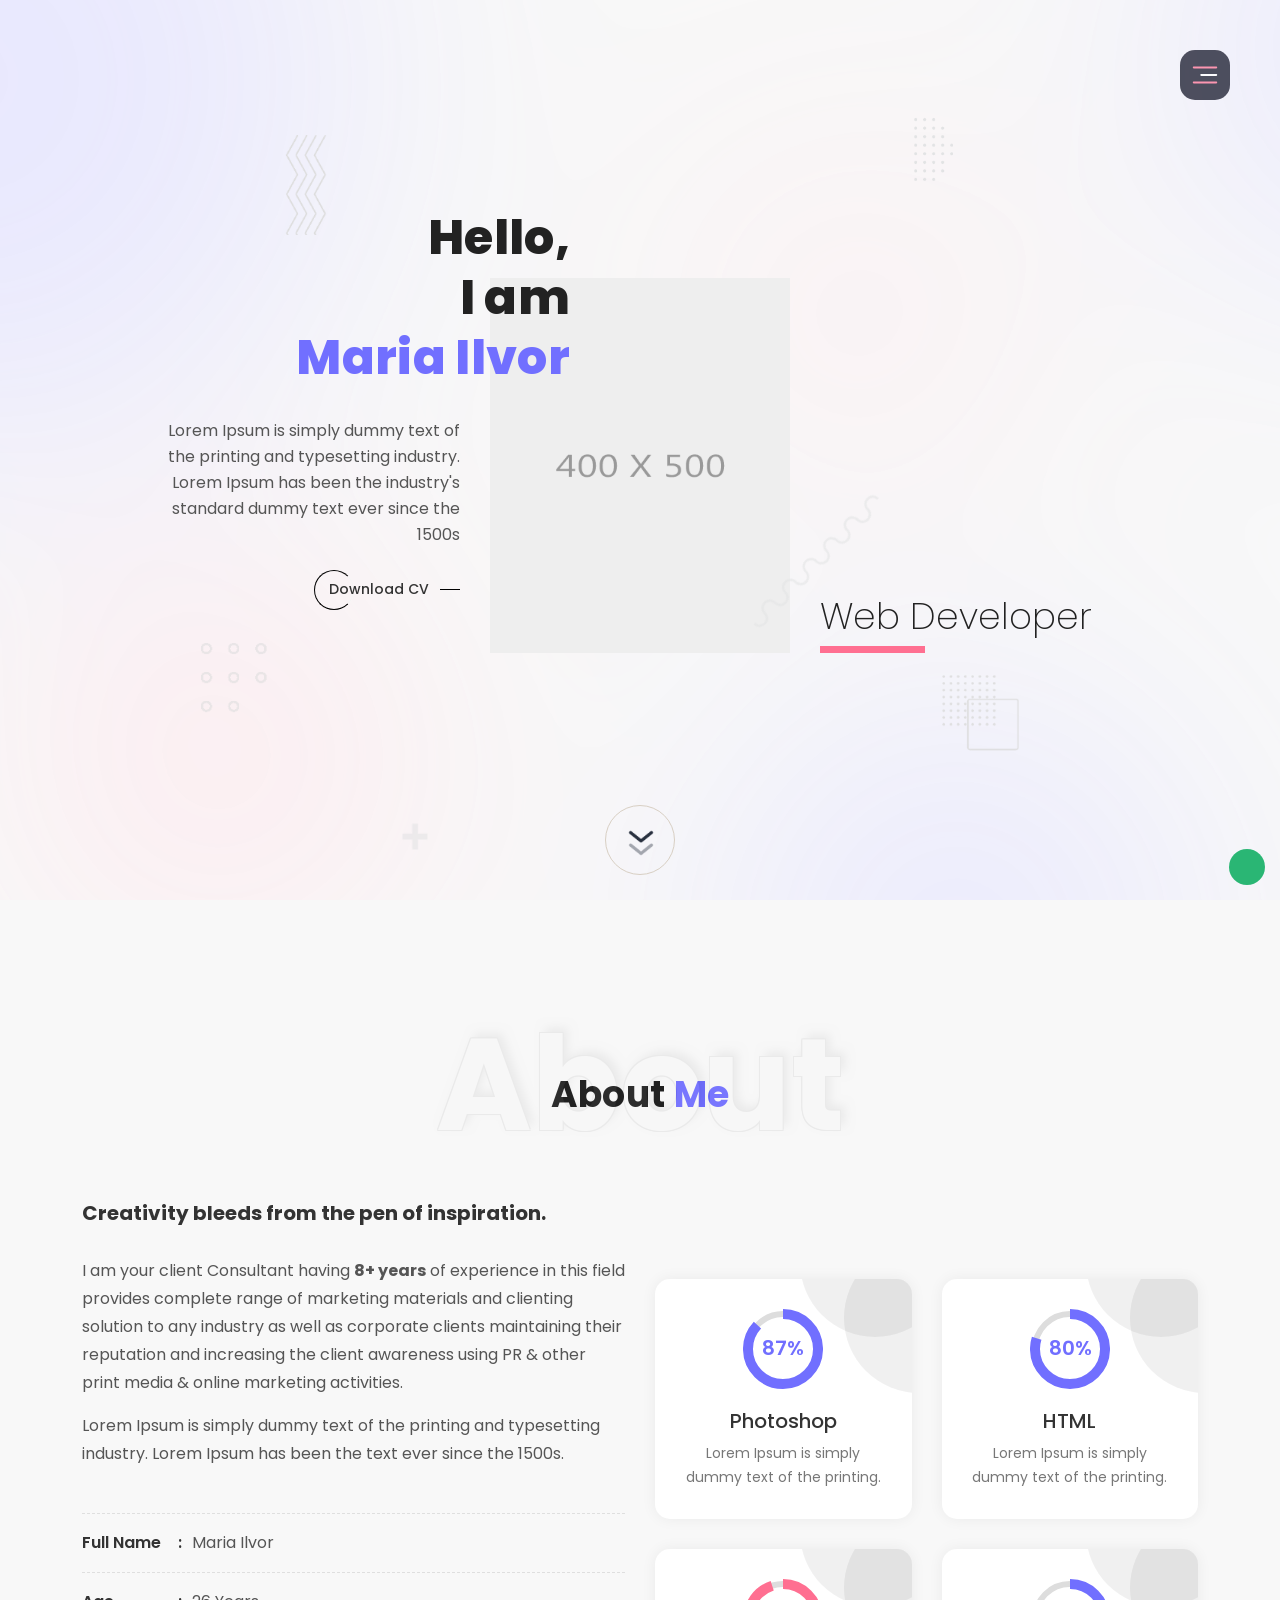
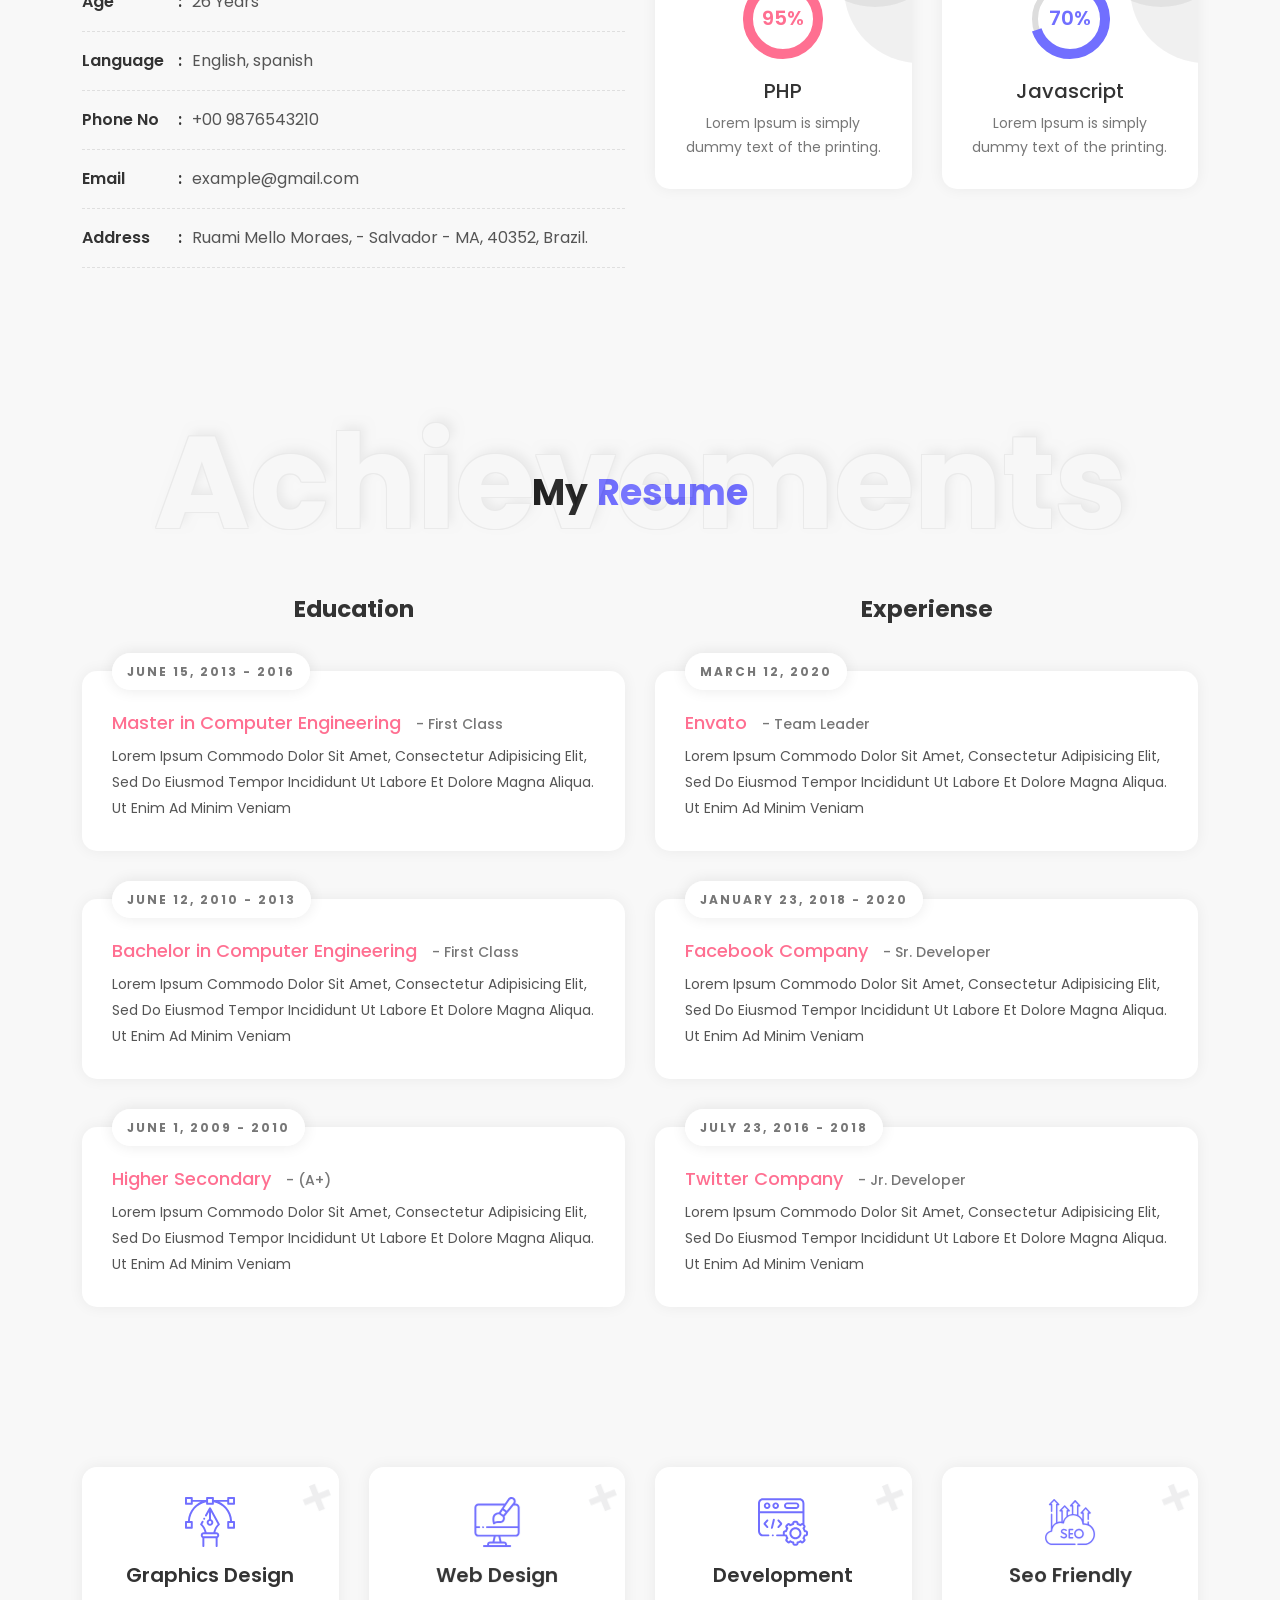
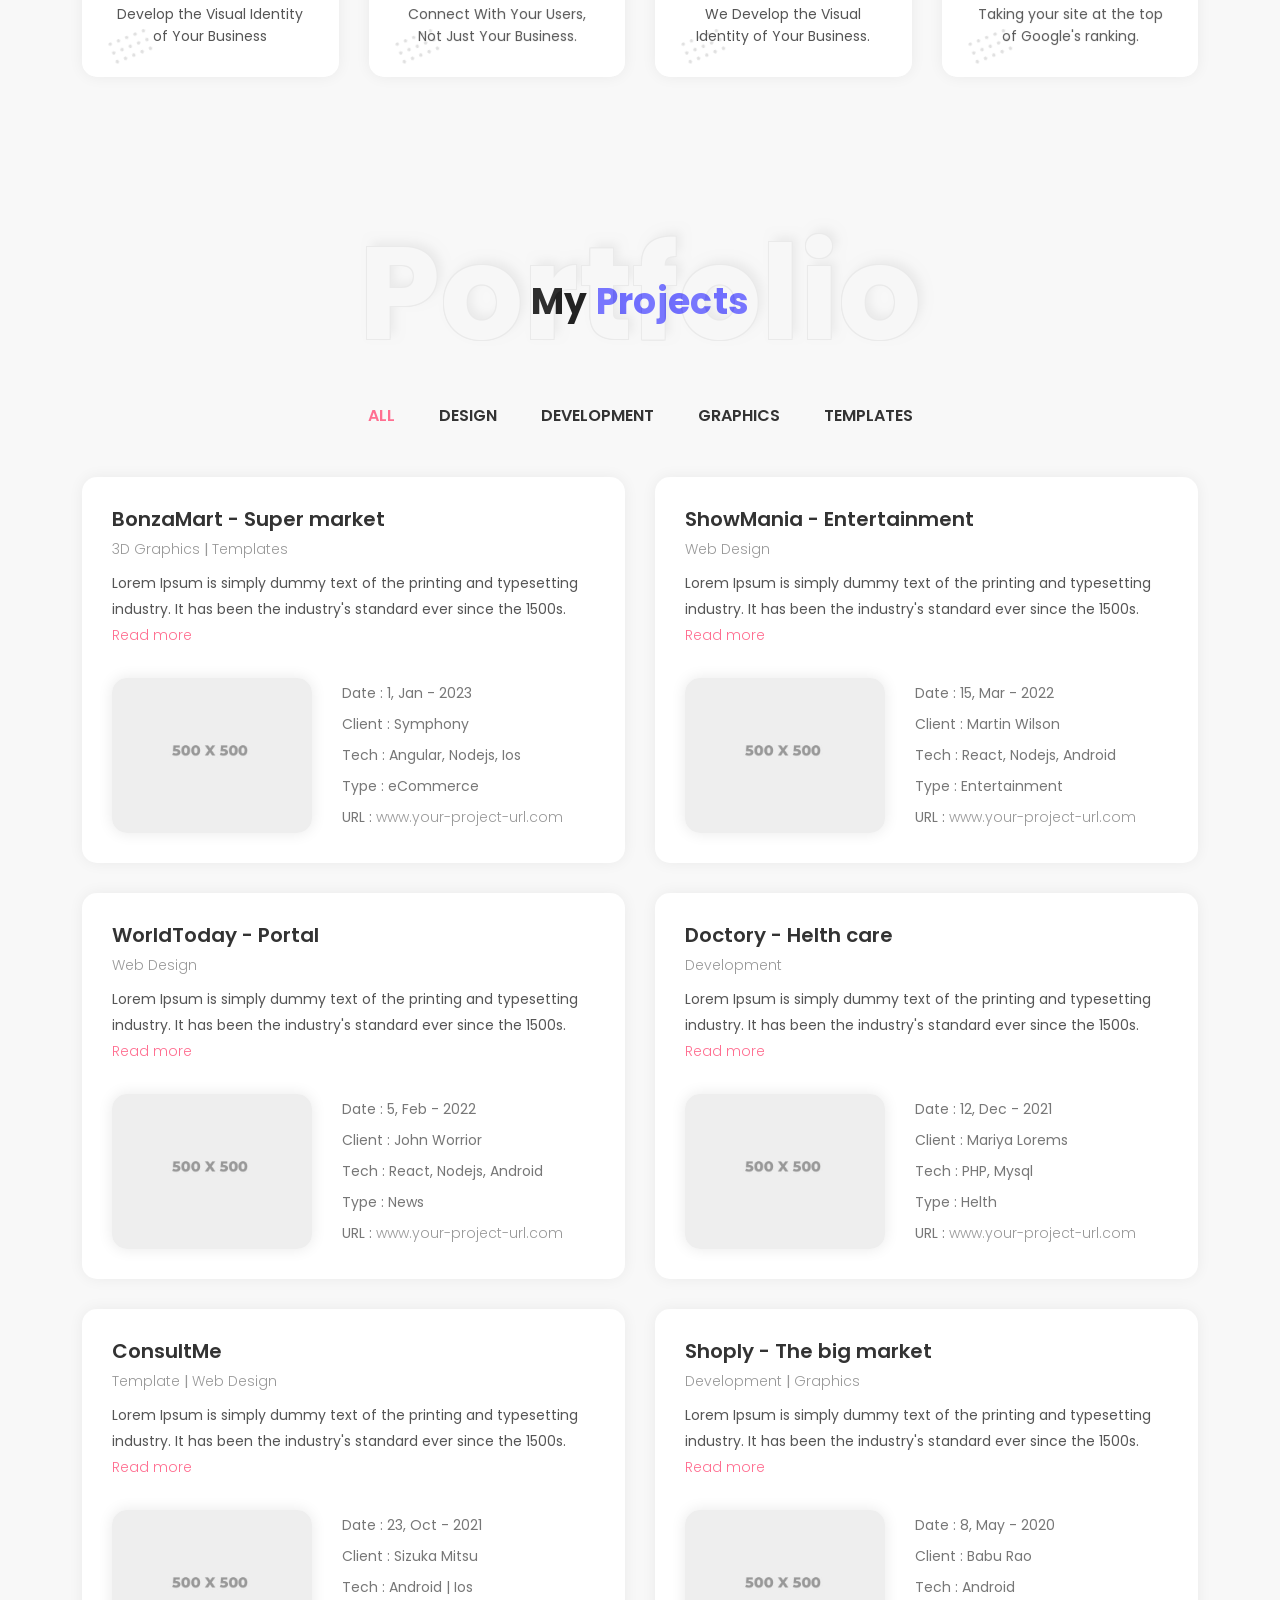
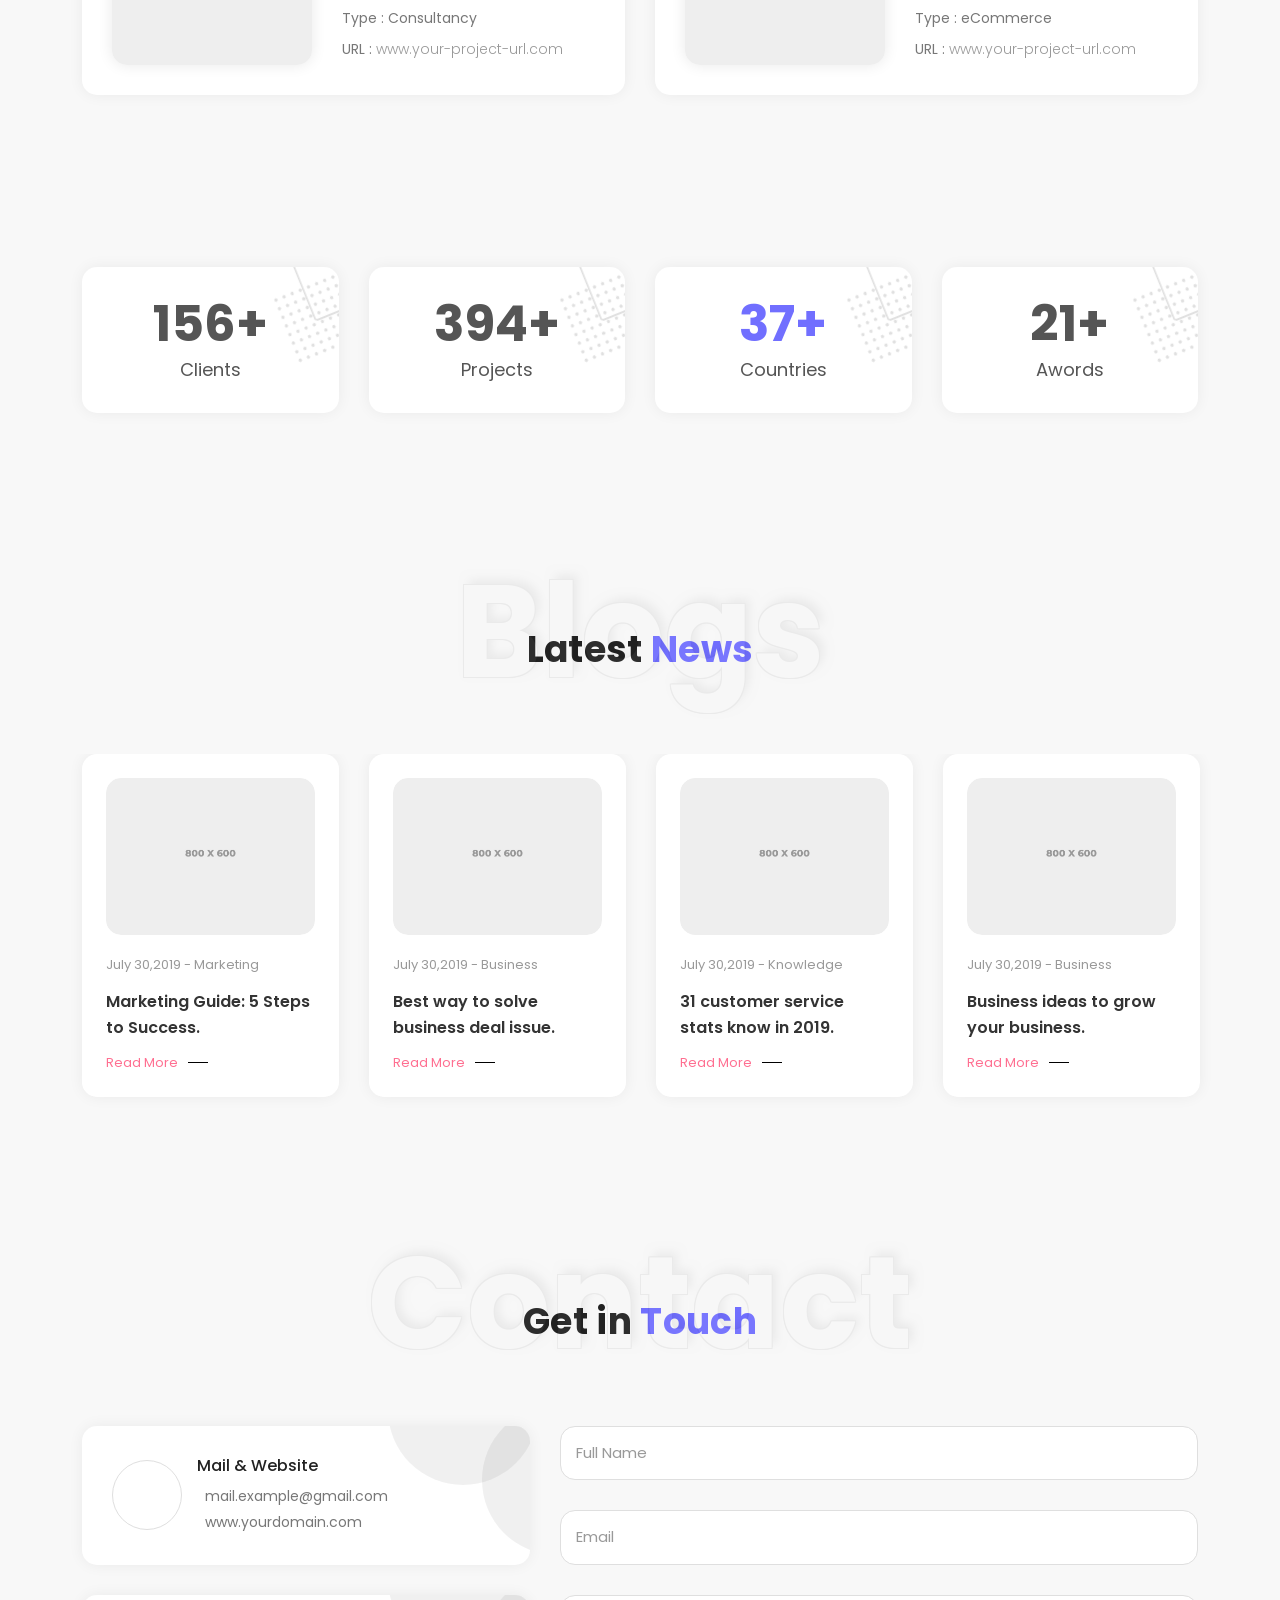
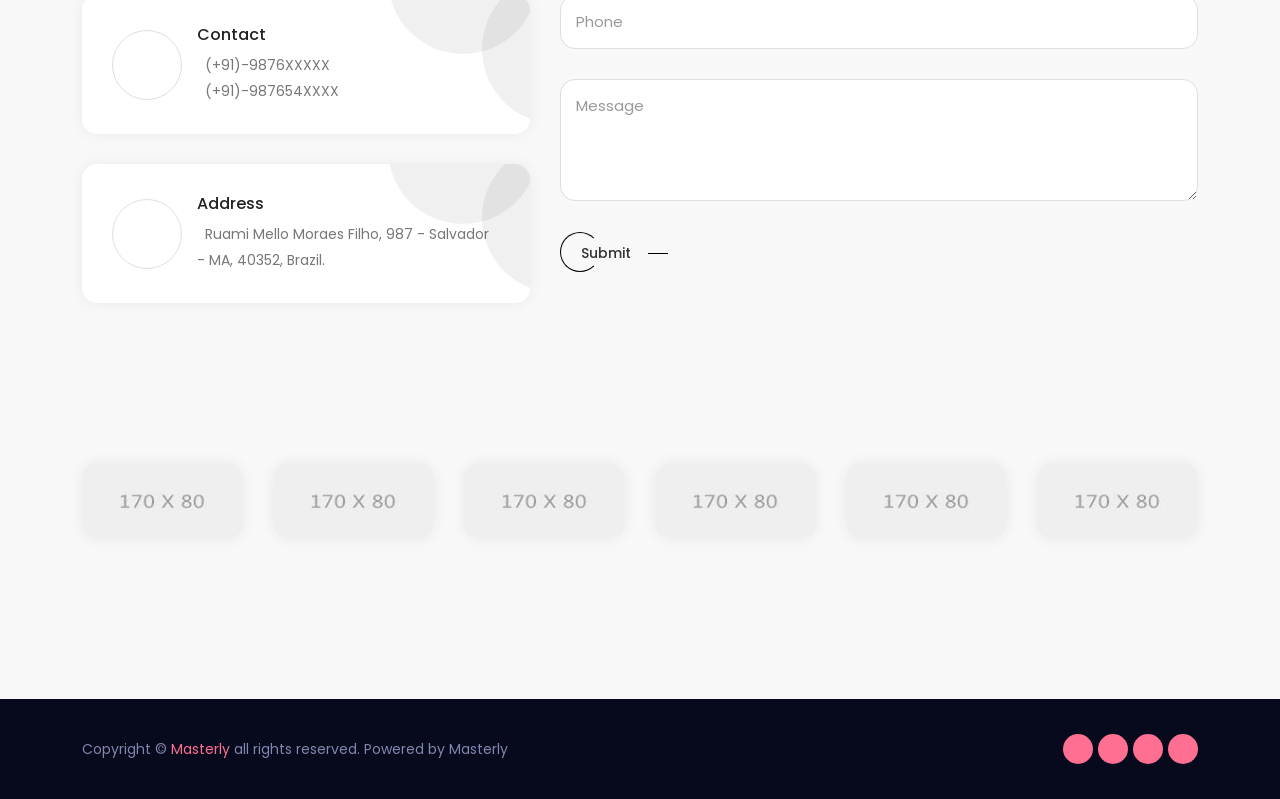
<file: masterly-html/demo-4/index.html>
<!--========================================================= 
Item Name: Masterly - Personal Portfolio One Page HTML Template.
Author: ashishmaraviya
Version: 2
Copyright 2023
Author URI: https://themeforest.net/user/ashishmaraviya
============================================================-->
<!DOCTYPE html>
<html lang="en">

<head>
    <meta charset="UTF-8">
    <meta http-equiv="x-ua-compatible" content="ie=edge">
    <meta name="viewport" content="width=device-width, initial-scale=1.0, minimum-scale=1.0">

    <title>Masterly - Personal Portfolio One Page HTML Template</title>
    <meta name="keywords"
        content="personal portfolio, cv, resume, agency, bootstrap, clean, cv, designer, developer, freelancer, modern, one page portfolio, onepage, personal portfolio, responsive, resume, vcard">
    <meta name="description" content="Unique Personal Portfolio HTML Template">
    <meta name="author" content="ashishmaraviya">
    <meta name="generator" content="Mobirise v3.12.1, mobirise.com">
    <!-- site Favicon -->
    <link rel="icon" href="assets/img/favicon/favicon.png" sizes="32x32">
    <link rel="apple-touch-icon" href="assets/img/favicon/favicon.png">
    <meta name="msapplication-TileImage" content="assets/img/favicon/favicon.png">

    <!-- css Font -->

    <!-- css All Plugins Files -->
    <link rel="stylesheet" href="assets/css/plugins/bootstrap.css">
    <link rel="stylesheet" href="assets/css/plugins/jquery.fancybox.min.css">
    <link rel="stylesheet" href="assets/css/plugins/slick.min.css">

    <!-- Main Style -->
    <link rel="stylesheet" href="assets/css/style.css">
    <link rel="stylesheet" href="assets/css/responsive.css">

</head>

<body>

    <!-- Loader -->
    <div id="ms-overlay">
        <div class="ms-roller">
            <div></div>
            <div></div>
            <div></div>
            <div></div>
            <div></div>
            <div></div>
            <div></div>
            <div></div>
        </div>
    </div>

    <!-- Header Start -->
    <header>
        <nav>
            <a href="javascript:void(0)" class="ms-sidebar-toggle"><img src="assets/img/icons/menu.svg" class="svg_img"
                    alt="menu"></a>
        </nav>
    </header>
    <!-- Header End -->

    <!-- Sidebar Start -->
    <div class="ms-sidebar-overlay"></div>
    <div class="ms-sidebar">
        <div class="menu-list">
            <a href="javascript:void(0)" class="close-sidebar">×</a>
            <ul class="navbar-nav mb-2 ml-auto" id="top-menu">
                <li class="nav-item active">
                    <a class="nav-link ms-nav" aria-current="page" href="#home">Home</a>
                </li>
                <li class="nav-item">
                    <a class="nav-link ms-nav" href="#about">About</a>
                </li>
                <li class="nav-item">
                    <a class="nav-link ms-nav" href="#experience">Experience</a>
                </li>
                <li class="nav-item">
                    <a class="nav-link ms-nav" href="#service">Service</a>
                </li>
                <li class="nav-item">
                    <a class="nav-link ms-nav" href="#portfolio">Portfolio</a>
                </li>
                <li class="nav-item">
                    <a class="nav-link ms-nav" href="#news">News</a>
                </li>
                <li class="nav-item">
                    <a class="nav-link ms-nav" href="#contact">Contacts</a>
                </li>
            </ul>
        </div>
    </div>
    <!-- Sidebar End -->

    <!-- Hero Start -->
    <section id="home" class="ms-hero margin-b-50">
        <div class="ms-diamond-1"></div>
        <div class="ms-diamond-2"></div>
        <div class="ms-diamond-3"></div>
        <div class="ms-diamond-4"></div>
        <div class="ms-diamond-5"></div>
        <div class="ms-diamond-6"></div>
        <div class="container">
            <div class="hero-content">
                <div class="hero-item static">
                    <div class="ms-hero-detail">
                        <h2 class="ms-hero-title title-right-overflow"><span>Hello, <br> I am<br> <span
                                    class="name">&nbsp; Maria Ilvor</span></span>
                        </h2>
                        <p class="ms-hero-detail">Lorem Ipsum is simply
                            dummy text of the printing and typesetting industry. Lorem Ipsum has been the industry's
                            standard dummy text ever since the 1500s</p>
                        <a href="" class="ms-learn-more-right">
                            <span class="text">Download CV</span>
                        </a>
                    </div>
                    <div class="ms-hero-img">
                        <div class="ms-card" data-tilt>
                            <img src="assets/img/hero/my-img.png" alt="vasantbhai">
                        </div>
                    </div>
                    <div class="ms-hero-name">
                        <h3><span>Web Developer</span></h3>
                    </div>
                </div>
                <div class="art"></div>
            </div>
        </div>
        <div class="scroll-next" data-scroll="about">
            <div class="ms-container">
                <span class="menu">
                    <span class="text"></span>
                    <span class="circle"></span>
                </span>
            </div>
        </div>
    </section>
    <!-- Hero End -->

    <!-- About section -->
    <section id="about" class="ms-about padding-tb-80 sec-bg">
        <div class="container">
            <div class="row">
                <div class="section-title">
                    <h2>About<span> Me</span></h2>
                    <span class="ligh-title">About</span>
                </div>
                <div class="col-lg-6">
                    <div class="ms-about-detail m-b-991">
                        <h4>Creativity bleeds from the pen of inspiration.</h4>
                        <p class="ms-text">I am your client Consultant having <b>8+ years</b> of experience in this
                            field
                            provides complete range of marketing materials and clienting solution to any industry as
                            well
                            as corporate clients maintaining their reputation and increasing the client awareness using
                            PR & other print media & online marketing activities.</p>
                        <p class="ms-text">Lorem Ipsum is simply dummy text of the printing and typesetting industry.
                            Lorem Ipsum has been the text ever since the 1500s.</p>
                        <div class="ms-about-info">
                            <ul class="m-r-30">
                                <li><span class="title">Full Name<b>:</b></span>Maria Ilvor</li>
                                <li><span class="title">Age<b>:</b></span>26 Years</li>
                                <li><span class="title">Language<b>:</b></span>English, spanish</li>
                                <li><span class="title">Phone No<b>:</b></span>+00 9876543210</li>
                                <li><span class="title">Email<b>:</b></span>example@gmail.com</li>
                                <li><span class="title">Address<b>:</b></span><span>Ruami Mello Moraes, - Salvador - MA,
                                        40352, Brazil.</span></li>
                            </ul>
                        </div>
                    </div>
                </div>
                <div class="col-lg-6">
                    <div class="ms-skill-progress">
                        <div class="row m-b-minus-30px">
                            <div class="col-md-6">
                                <div class="ms-box">
                                    <svg class="progress noselect" data-progress="87" x="0px" y="0px"
                                        viewBox="0 0 80 80">
                                        <path class="track" d="M5,40a35,35 0 1,0 70,0a35,35 0 1,0 -70,0" />
                                        <path class="fill" d="M5,40a35,35 0 1,0 70,0a35,35 0 1,0 -70,0" />
                                        <text class="value" x="50%" y="58%">0%</text>
                                    </svg>
                                    <h3>Photoshop</h3>
                                    <p>Lorem Ipsum is simply dummy text of the printing.</p>
                                </div>
                            </div>
                            <div class="col-md-6">
                                <div class="ms-box">
                                    <svg class="progress noselect" data-progress="80" x="0px" y="0px"
                                        viewBox="0 0 80 80">
                                        <path class="track" d="M5,40a35,35 0 1,0 70,0a35,35 0 1,0 -70,0" />
                                        <path class="fill" d="M5,40a35,35 0 1,0 70,0a35,35 0 1,0 -70,0" />
                                        <text class="value" x="50%" y="58%">0%</text>
                                    </svg>
                                    <h3>HTML</h3>
                                    <p>Lorem Ipsum is simply dummy text of the printing.</p>
                                </div>
                            </div>
                            <div class="col-md-6">
                                <div class="ms-box">
                                    <svg class="progress active noselect" data-progress="95" x="0px" y="0px"
                                        viewBox="0 0 80 80">
                                        <path class="track" d="M5,40a35,35 0 1,0 70,0a35,35 0 1,0 -70,0" />
                                        <path class="fill" d="M5,40a35,35 0 1,0 70,0a35,35 0 1,0 -70,0" />
                                        <text class="value" x="50%" y="58%">0%</text>
                                    </svg>
                                    <h3>PHP</h3>
                                    <p>Lorem Ipsum is simply dummy text of the printing.</p>
                                </div>
                            </div>
                            <div class="col-md-6">
                                <div class="ms-box">
                                    <svg class="progress noselect" data-progress="70" x="0px" y="0px"
                                        viewBox="0 0 80 80">
                                        <path class="track" d="M5,40a35,35 0 1,0 70,0a35,35 0 1,0 -70,0" />
                                        <path class="fill" d="M5,40a35,35 0 1,0 70,0a35,35 0 1,0 -70,0" />
                                        <text class="value" x="50%" y="58%">0%</text>
                                    </svg>
                                    <h3>Javascript</h3>
                                    <p>Lorem Ipsum is simply dummy text of the printing.</p>
                                </div>
                            </div>
                        </div>
                    </div>
                </div>
            </div>
        </div>
    </section>
    <!-- About section End -->

    <!-- Start Experience & Education section -->
    <section id="experience" class="ms-experience padding-tb-80">
        <div class="container">
            <div class="row">
                <div class="section-title">
                    <h2>My <span>Resume</span></h2>
                    <span class="ligh-title">Achievements</span>
                </div>
                <div class="col-lg-6 col-md-12 col-sm-12">
                    <div class="education ms-ex-box m-b-991">
                        <h4>Education</h4>
                        <ul class="timeline">
                            <li class="timeline-item" data-aos="fade-up" data-aos-duration="2000" data-aos-delay="400">
                                <div class="timeline-info">
                                    <span>June 15, 2013 - 2016</span>
                                </div>
                                <div class="timeline-content">
                                    <h5 class="timeline-title">Master in Computer Engineering<span class="sub">- First
                                            Class</span></h5>
                                    <p>Lorem Ipsum Commodo Dolor Sit Amet, Consectetur Adipisicing Elit, Sed Do Eiusmod
                                        Tempor Incididunt Ut Labore Et Dolore Magna Aliqua. Ut Enim Ad Minim Veniam</p>
                                </div>
                            </li>
                            <li class="timeline-item" data-aos="fade-up" data-aos-duration="2000" data-aos-delay="600">
                                <div class="timeline-info">
                                    <span>June 12, 2010 - 2013</span>
                                </div>
                                <div class="timeline-content">
                                    <h5 class="timeline-title">Bachelor in Computer Engineering<span class="sub">- First
                                            Class</span></h5>
                                    <p>Lorem Ipsum Commodo Dolor Sit Amet, Consectetur Adipisicing Elit, Sed Do Eiusmod
                                        Tempor Incididunt Ut Labore Et Dolore Magna Aliqua. Ut Enim Ad Minim Veniam</p>
                                </div>
                            </li>
                            <li class="timeline-item" data-aos="fade-up" data-aos-duration="2000" data-aos-delay="800">
                                <div class="timeline-info">
                                    <span>June 1, 2009 - 2010</span>
                                </div>
                                <div class="timeline-content">
                                    <h5 class="timeline-title">Higher Secondary<span class="sub">- (A+)</span></h5>
                                    <p>Lorem Ipsum Commodo Dolor Sit Amet, Consectetur Adipisicing Elit, Sed Do Eiusmod
                                        Tempor Incididunt Ut Labore Et Dolore Magna Aliqua. Ut Enim Ad Minim Veniam</p>
                                </div>
                            </li>
                        </ul>

                    </div>
                </div>
                <div class="col-lg-6 col-md-12 col-sm-12">
                    <div class="experiense ms-ex-box">
                        <h4>Experiense</h4>
                        <ul class="timeline">
                            <li class="timeline-item">
                                <div class="timeline-info">
                                    <span>March 12, 2020</span>
                                </div>
                                <div class="timeline-content">
                                    <h5 class="timeline-title">Envato<span class="sub">- Team Leader</span></h5>
                                    <p>Lorem Ipsum Commodo Dolor Sit Amet, Consectetur Adipisicing Elit, Sed Do Eiusmod
                                        Tempor Incididunt Ut Labore Et Dolore Magna Aliqua. Ut Enim Ad Minim Veniam</p>
                                </div>
                            </li>
                            <li class="timeline-item">
                                <div class="timeline-info">
                                    <span>January 23, 2018 - 2020</span>
                                </div>
                                <div class="timeline-content">
                                    <h5 class="timeline-title">Facebook Company<span class="sub">- Sr. Developer</span>
                                    </h5>
                                    <p>Lorem Ipsum Commodo Dolor Sit Amet, Consectetur Adipisicing Elit, Sed Do Eiusmod
                                        Tempor Incididunt Ut Labore Et Dolore Magna Aliqua. Ut Enim Ad Minim Veniam</p>
                                </div>
                            </li>
                            <li class="timeline-item">
                                <div class="timeline-info">
                                    <span>July 23, 2016 - 2018</span>
                                </div>
                                <div class="timeline-content">
                                    <h5 class="timeline-title">Twitter Company<span class="sub">- Jr. Developer</span>
                                    </h5>
                                    <p>Lorem Ipsum Commodo Dolor Sit Amet, Consectetur Adipisicing Elit, Sed Do Eiusmod
                                        Tempor Incididunt Ut Labore Et Dolore Magna Aliqua. Ut Enim Ad Minim Veniam</p>
                                </div>
                            </li>
                        </ul>
                    </div>
                </div>
            </div>

        </div>
    </section>
    <!-- End Experience & Education Section -->

    <!-- Start service section -->
    <section id="service" class="ms-service padding-tb-80 sec-bg">
        <div class="container">
            <div class="section-title d-none">
                <h2>My<span> service</span></h2>
                <span class="ligh-title">service</span>
            </div>
            <div class="row service-box m-tb-minus-15px">
                <div class="col-lg-3 col-md-6 col-xs-12">
                    <div class="flipper">
                        <div class="main-box">
                            <div class="box-front height-300 white-bg">
                                <div class="content-wrap">
                                    <div class="icon">
                                        <img class="icofont icofont-headphone-alt font-40px dark-color svg_img"
                                            src="assets/img/service/1.svg" alt="Graphics Design">
                                    </div>
                                    <h3>Graphics Design</h3>
                                    <p>Develop the Visual Identity of Your Business</p>
                                </div>
                            </div>
                            <div class="box-back height-300 gradient-bg">
                                <div class="content-wrap">
                                    <h3>Graphics Design</h3>
                                    <p>Develop the Visual Identity of Your Business</p>
                                    <a href="#" class="btn">Read more</a>
                                </div>
                            </div>
                        </div>
                    </div>
                </div>
                <div class="col-lg-3 col-md-6 col-xs-12">
                    <div class="flipper">
                        <div class="main-box">
                            <div class="box-front height-300 white-bg">
                                <div class="content-wrap">
                                    <div class="icon">
                                        <img class="icofont icofont-headphone-alt font-40px dark-color svg_img"
                                            src="assets/img/service/2.svg" alt="web design">
                                    </div>
                                    <h3>Web Design</h3>
                                    <p>Connect With Your Users, Not Just Your Business.</p>
                                </div>
                            </div>
                            <div class="box-back height-300 gradient-bg">
                                <div class="content-wrap">
                                    <h3>Web Design</h3>
                                    <p>Connect With Your Users, Not Just Your Business.</p>
                                    <a href="#" class="btn">Read more</a>
                                </div>
                            </div>
                        </div>
                    </div>
                </div>
                <div class="col-lg-3 col-md-6 col-xs-12">
                    <div class="flipper">
                        <div class="main-box">
                            <div class="box-front height-300 white-bg">
                                <div class="content-wrap">
                                    <div class="icon">
                                        <img class="icofont icofont-headphone-alt font-40px dark-color svg_img"
                                            src="assets/img/service/3.svg" alt="development">
                                    </div>
                                    <h3>Development</h3>
                                    <p>We Develop the Visual Identity of Your Business.</p>
                                </div>
                            </div>
                            <div class="box-back height-300 gradient-bg">
                                <div class="content-wrap">
                                    <h3>Development</h3>
                                    <p>We Develop the Visual Identity of Your Business.</p>
                                    <a href="#" class="btn">Read more</a>
                                </div>
                            </div>
                        </div>
                    </div>
                </div>
                <div class="col-lg-3 col-md-6 col-xs-12">
                    <div class="flipper">
                        <div class="main-box">
                            <div class="box-front height-300 white-bg">
                                <div class="content-wrap">
                                    <div class="icon">
                                        <img class="icofont icofont-headphone-alt font-40px dark-color svg_img"
                                            src="assets/img/service/4.svg" alt="seo friendly">
                                    </div>
                                    <h3>Seo Friendly</h3>
                                    <p>Taking your site at the top of Google's ranking.</p>
                                </div>
                            </div>
                            <div class="box-back height-300 gradient-bg">
                                <div class="content-wrap">
                                    <h3>Seo Friendly</h3>
                                    <p>Taking your site at the top of Google's ranking.</p>
                                    <a href="#" class="btn">Read more</a>
                                </div>
                            </div>
                        </div>
                    </div>
                </div>
            </div>
        </div>
    </section>
    <!-- End service section -->

    <!-- Start Portfolio Section -->
    <section id="portfolio" class="ms-portfolio padding-tb-80">
        <div class="container">
            <div class="section-title">
                <h2>My <span>Projects</span></h2>
                <span class="ligh-title">Portfolio</span>
            </div>
            <div class="row m-b-minus-24px">
                <div class="portfolio-content">
                    <div>
                        <div class="row">
                            <div class="col-sm-12">
                                <div class="portfolio-tabs">
                                    <ul>
                                        <li class="filter" data-filter="all">ALL</li>
                                        <li class="filter" data-filter=".design">DESIGN</li>
                                        <li class="filter" data-filter=".development">DEVELOPMENT</li>
                                        <li class="filter" data-filter=".graphics">GRAPHICS</li>
                                        <li class="filter" data-filter=".templates">Templates</li>
                                    </ul>
                                </div>
                            </div>
                            <div class="col-md-12 col-sm-12">
                                <div class="portfolio-content-items">
                                    <div class="row m-b-minus-30px">
                                        <div class="col-lg-6 mix graphics templates">
                                            <div class="ms-project-box">
                                                <h3>BonzaMart - Super market</h3>
                                                <div class="links">
                                                    <a href="">3D Graphics</a> |
                                                    <a href="">Templates</a>
                                                </div>
                                                <p>Lorem Ipsum is simply dummy text of the printing and typesetting
                                                    industry. It has been the industry's standard ever since the 1500s.
                                                    <a href="">Read more</a>
                                                </p>
                                                <div class="ms-info">
                                                    <div class="portfolio-img">
                                                        <a class="" data-fancybox="gallery"
                                                            href="assets/img/portfolio/1.jpg"
                                                            style="background-image: url(assets/img/portfolio/11.jpg)">
                                                            <span class="overlay">+</span>
                                                        </a>
                                                    </div>
                                                    <div class="ms-detail">
                                                        <ul>
                                                            <li>Date : 1, Jan - 2023</li>
                                                            <li>Client : Symphony</li>
                                                            <li>Tech : Angular, Nodejs, Ios</li>
                                                            <li>Type : eCommerce</li>
                                                            <li>URL : <a href="#">www.your-project-url.com</a></li>
                                                        </ul>

                                                    </div>
                                                </div>
                                            </div>
                                        </div>
                                        <div class="col-lg-6 mix design">
                                            <div class="ms-project-box">
                                                <h3>ShowMania - Entertainment</h3>
                                                <div class="links">
                                                    <a href="">Web Design</a>
                                                </div>
                                                <p>Lorem Ipsum is simply dummy text of the printing and typesetting
                                                    industry. It has been the industry's standard ever since the 1500s.
                                                    <a href="">Read more</a>
                                                </p>
                                                <div class="ms-info">
                                                    <div class="portfolio-img">
                                                        <a class="" data-fancybox="gallery"
                                                            href="assets/img/portfolio/2.jpg"
                                                            style="background-image: url(assets/img/portfolio/22.jpg)">
                                                            <span class="overlay">+</span>
                                                        </a>
                                                    </div>
                                                    <div class="ms-detail">
                                                        <ul>
                                                            <li>Date : 15, Mar - 2022</li>
                                                            <li>Client : Martin Wilson</li>
                                                            <li>Tech : React, Nodejs, Android</li>
                                                            <li>Type : Entertainment</li>
                                                            <li>URL : <a href="#">www.your-project-url.com</a></li>
                                                        </ul>

                                                    </div>
                                                </div>
                                            </div>
                                        </div>
                                        <div class="col-lg-6 mix design">
                                            <div class="ms-project-box">
                                                <h3>WorldToday - Portal</h3>
                                                <div class="links">
                                                    <a href="">Web Design</a>
                                                </div>
                                                <p>Lorem Ipsum is simply dummy text of the printing and typesetting
                                                    industry. It has been the industry's standard ever since the 1500s.
                                                    <a href="">Read more</a>
                                                </p>
                                                <div class="ms-info">
                                                    <div class="portfolio-img">
                                                        <a class="" data-fancybox="gallery"
                                                            href="assets/img/portfolio/3.jpg"
                                                            style="background-image: url(assets/img/portfolio/33.jpg)">
                                                            <span class="overlay">+</span>
                                                        </a>
                                                    </div>
                                                    <div class="ms-detail">
                                                        <ul>
                                                            <li>Date : 5, Feb - 2022</li>
                                                            <li>Client : John Worrior</li>
                                                            <li>Tech : React, Nodejs, Android</li>
                                                            <li>Type : News</li>
                                                            <li>URL : <a href="#">www.your-project-url.com</a></li>
                                                        </ul>

                                                    </div>
                                                </div>
                                            </div>
                                        </div>
                                        <div class="col-lg-6 mix development">
                                            <div class="ms-project-box">
                                                <h3>Doctory - Helth care</h3>
                                                <div class="links">
                                                    <a href="">Development</a>
                                                </div>
                                                <p>Lorem Ipsum is simply dummy text of the printing and typesetting
                                                    industry. It has been the industry's standard ever since the 1500s.
                                                    <a href="">Read more</a>
                                                </p>
                                                <div class="ms-info">
                                                    <div class="portfolio-img">
                                                        <a class="" data-fancybox="gallery"
                                                            href="assets/img/portfolio/4.jpg"
                                                            style="background-image: url(assets/img/portfolio/44.jpg)">
                                                            <span class="overlay">+</span>
                                                        </a>
                                                    </div>
                                                    <div class="ms-detail">
                                                        <ul>
                                                            <li>Date : 12, Dec - 2021</li>
                                                            <li>Client : Mariya Lorems</li>
                                                            <li>Tech : PHP, Mysql</li>
                                                            <li>Type : Helth</li>
                                                            <li>URL : <a href="#">www.your-project-url.com</a></li>
                                                        </ul>

                                                    </div>
                                                </div>
                                            </div>
                                        </div>
                                        <div class="col-lg-6 mix templates design">
                                            <div class="ms-project-box">
                                                <h3>ConsultMe</h3>
                                                <div class="links">
                                                    <a href="">Template</a> |
                                                    <a href="">Web Design</a>
                                                </div>
                                                <p>Lorem Ipsum is simply dummy text of the printing and typesetting
                                                    industry. It has been the industry's standard ever since the 1500s.
                                                    <a href="">Read more</a>
                                                </p>
                                                <div class="ms-info">
                                                    <div class="portfolio-img">
                                                        <a class="" data-fancybox="gallery"
                                                            href="assets/img/portfolio/5.jpg"
                                                            style="background-image: url(assets/img/portfolio/55.jpg)">
                                                            <span class="overlay">+</span>
                                                        </a>
                                                    </div>
                                                    <div class="ms-detail">
                                                        <ul>
                                                            <li>Date : 23, Oct - 2021</li>
                                                            <li>Client : Sizuka Mitsu</li>
                                                            <li>Tech : Android | Ios</li>
                                                            <li>Type : Consultancy</li>
                                                            <li>URL : <a href="#">www.your-project-url.com</a></li>
                                                        </ul>

                                                    </div>
                                                </div>
                                            </div>
                                        </div>
                                        <div class="col-lg-6 mix development graphics">
                                            <div class="ms-project-box">
                                                <h3>Shoply - The big market</h3>
                                                <div class="links">
                                                    <a href="">Development</a> |
                                                    <a href="">Graphics</a>
                                                </div>
                                                <p>Lorem Ipsum is simply dummy text of the printing and typesetting
                                                    industry. It has been the industry's standard ever since the 1500s.
                                                    <a href="">Read more</a>
                                                </p>
                                                <div class="ms-info">
                                                    <div class="portfolio-img">
                                                        <a class="" data-fancybox="gallery"
                                                            href="assets/img/portfolio/6.jpg"
                                                            style="background-image: url(assets/img/portfolio/66.jpg)">
                                                            <span class="overlay">+</span>
                                                        </a>
                                                    </div>
                                                    <div class="ms-detail">
                                                        <ul>
                                                            <li>Date : 8, May - 2020</li>
                                                            <li>Client : Babu Rao</li>
                                                            <li>Tech : Android</li>
                                                            <li>Type : eCommerce</li>
                                                            <li>URL : <a href="#">www.your-project-url.com</a></li>
                                                        </ul>

                                                    </div>
                                                </div>
                                            </div>
                                        </div>
                                    </div>
                                </div>
                            </div>
                        </div>
                    </div>
                </div>
            </div>
        </div>
    </section>
    <!-- End Portfolio Section -->

    <!-- Start Counter Section -->
    <section id="counters" class="ms-counter padding-tb-80 sec-bg">
        <div class="container">
            <div class="section-title d-none">
                <h2>My <span>Achievements</span></h2>
                <span class="ligh-title">Achievements</span>
            </div>
            <div class="row achive m-tb-minus-12px" id="counter">
                <div class="col-lg-3 col-md-6">
                    <div class="count-block" data-tilt>
                        <h3><span class="counter counter-value" data-count="156">156</span>+</h3>
                        <p>Clients</p>
                    </div>
                </div>
                <div class="col-lg-3 col-md-6">
                    <div class="count-block" data-tilt>
                        <h3><span class="counter counter-value" data-count="394">394</span>+</h3>
                        <p>Projects</p>
                    </div>
                </div>
                <div class="col-lg-3 col-md-6">
                    <div class="count-block" data-tilt>
                        <h3 class="active-num"><span class="counter counter-value" data-count="37">37</span>+</h3>
                        <p>Countries</p>
                    </div>
                </div>
                <div class="col-lg-3 col-md-6">
                    <div class="count-block" data-tilt>
                        <h3><span class="counter counter-value" data-count="21">21</span>+</h3>
                        <p>Awords</p>
                    </div>
                </div>
            </div>
        </div>
    </section>
    <!-- End Counter Section -->

    <!-- Start News Section -->
    <section id="news" class="ms-news padding-tb-80">
        <div class="container">
            <div class="section-title">
                <h2>Latest <span>News</span></h2>
                <span class="ligh-title">Blogs</span>
            </div>
            <div class="row m-b-minus-30px">
                <div class="news-carousel">
                    <div class="ms-item">
                        <div class="news-info">
                            <figure class="news-img">
                                <a href="#">
                                    <img src="assets/img/blog/1.jpg" alt="news imag">
                                </a>
                            </figure>
                            <div class="detail">
                                <label>July 30,2019 - <a href="#">Marketing</a></label>
                                <h3><a href="#">Marketing Guide: 5 Steps to Success.</a></h3>
                                <div class="more-info">
                                    <a href="#">Read More<span></span></a>
                                </div>
                            </div>
                        </div>
                    </div>
                    <div class="ms-item">
                        <div class="news-info">
                            <figure class="news-img"><a href="#"><img src="assets/img/blog/2.jpg" alt="news imag"></a>
                            </figure>
                            <div class="detail">
                                <label>July 30,2019 - <a href="#">Business</a></label>
                                <h3><a href="#">Best way to solve business deal issue.</a></h3>
                                <div class="more-info">
                                    <a href="#">Read More<span></span></a>
                                </div>
                            </div>
                        </div>
                    </div>
                    <div class="ms-item">
                        <div class="news-info">
                            <figure class="news-img"><a href="#"><img src="assets/img/blog/3.jpg" alt="news imag"></a>
                            </figure>
                            <div class="detail">
                                <label>July 30,2019 - <a href="#">Knowledge</a></label>
                                <h3><a href="#">31 customer service stats know in 2019.</a></h3>
                                <div class="more-info">
                                    <a href="#">Read More<span></span></a>
                                </div>
                            </div>
                        </div>
                    </div>
                    <div class="ms-item">
                        <div class="news-info">
                            <figure class="news-img"><a href="#"><img src="assets/img/blog/4.jpg" alt="news imag"></a>
                            </figure>
                            <div class="detail">
                                <label>July 30,2019 - <a href="#">Business</a></label>
                                <h3><a href="#">Business ideas to grow your business.</a></h3>
                                <div class="more-info">
                                    <a href="#">Read More<span></span></a>
                                </div>
                            </div>
                        </div>
                    </div>
                    <div class="ms-item">
                        <div class="news-info">
                            <figure class="news-img"><a href="#"><img src="assets/img/blog/5.jpg" alt="news imag"></a>
                            </figure>
                            <div class="detail">
                                <label>July 30,2019 - <a href="#">Marketing</a></label>
                                <h3><a href="#">Marketing Guide: 5 Steps to Success.</a></h3>
                                <div class="more-info">
                                    <a href="#">Read More<span></span></a>
                                </div>
                            </div>
                        </div>
                    </div>
                    <div class="ms-item">
                        <div class="news-info">
                            <figure class="news-img"><a href="#"><img src="assets/img/blog/6.jpg" alt="news imag"></a>
                            </figure>
                            <div class="detail">
                                <label>July 30,2019 - <a href="#">Knowledge</a></label>
                                <h3><a href="#">31 customer service stats know in 2019.</a></h3>
                                <div class="more-info">
                                    <a href="#">Read More<span></span></a>
                                </div>
                            </div>
                        </div>
                    </div>
                </div>
            </div>
        </div>
    </section>
    <!-- End News Section -->

    <!-- Start Contact Section -->
    <section id="contact" class="ms-contact padding-tb-80 sec-bg">
        <div class="container d-block">
            <div class="section-title">
                <h2>Get in <span>Touch</span></h2>
                <span class="ligh-title">Contact</span>
            </div>
            <div class="row m-b-minus-30px">
                <div class="col-lg-5 col-md-12 m-b-991-20">
                    <div class="ms-box">
                        <div class="detail">
                            <div class="icon"><i class="fa fa-envelope" aria-hidden="true"></i></div>
                            <div class="info">
                                <h3 class="title">Mail & Website</h3>
                                <p>
                                    <i class="fa fa-envelope" aria-hidden="true"></i> &nbsp; mail.example@gmail.com
                                </p>
                                <p>
                                    <i class="fa fa-globe" aria-hidden="true"></i> &nbsp; www.yourdomain.com
                                </p>
                            </div>
                        </div>
                        <div class="space"></div>
                    </div>
                    <div class="ms-box">
                        <div class="detail">
                            <div class="icon"><i class="fa fa-mobile" aria-hidden="true"></i></div>
                            <div class="info">
                                <h3 class="title">Contact</h3>
                                <p>
                                    <i class="fa fa-mobile" aria-hidden="true"></i> &nbsp; (+91)-9876XXXXX
                                </p>
                                <p>
                                    <i class="fa fa-mobile" aria-hidden="true"></i> &nbsp; (+91)-987654XXXX
                                </p>
                            </div>
                        </div>
                        <div class="space"></div>
                    </div>
                    <div class="ms-box">
                        <div class="detail">
                            <div class="icon"><i class="fa fa-map-marker" aria-hidden="true"></i></div>
                            <div class="info">
                                <h3 class="title">Address</h3>
                                <p>
                                    <i class="fa fa-map-marker" aria-hidden="true"></i> &nbsp; Ruami Mello Moraes Filho,
                                    987 - Salvador - MA, 40352, Brazil.
                                </p>
                            </div>
                        </div>
                        <div class="space"></div>
                    </div>
                    <!-- /Boxes de Acoes -->
                </div>
                <div class="col-lg-7 col-md-12">
                    <form>
                        <div class="form-group">
                            <input type="text" class="form-control" id="fname" placeholder="Full Name">
                        </div>
                        <div class="form-group">
                            <input type="email" class="form-control" id="umail" placeholder="Email">
                        </div>
                        <div class="form-group">
                            <input type="text" class="form-control" id="phone" placeholder="Phone">
                        </div>
                        <div class="form-group">
                            <textarea class="form-control" id="exampleFormControlTextarea1" rows="4"
                                placeholder="Message"></textarea>
                        </div>
                        <button type="submit" class="ms-learn-more-right"><span class="text">Submit</span></button>
                    </form>
                </div>
            </div>
        </div>
    </section>
    <!-- End Contact Section -->

    <!-- Start Clients Section -->
    <section class="ms-client padding-tb-80">
        <h2 class="d-none">Clients</h2>
        <div class="container">
            <div class="row">
                <div class="ms-client-outer">
                    <ul id="ms-client-slider">
                        <li class="ms-client-item" data-animation="zoomIn">
                            <div class="ms-client-img"><a href="#"><img alt="client" title="client"
                                        src="assets/img/clients/1.jpg"></a></div>
                        </li>
                        <li class="ms-client-item" data-animation="zoomIn">
                            <div class="ms-client-img"><a href="#"><img alt="client" title="client"
                                        src="assets/img/clients/2.jpg"></a></div>
                        </li>
                        <li class="ms-client-item" data-animation="zoomIn">
                            <div class="ms-client-img"><a href="#"><img alt="client" title="client"
                                        src="assets/img/clients/3.jpg"></a></div>
                        </li>
                        <li class="ms-client-item" data-animation="zoomIn">
                            <div class="ms-client-img"><a href="#"><img alt="client" title="client"
                                        src="assets/img/clients/4.jpg"></a></div>
                        </li>
                        <li class="ms-client-item" data-animation="zoomIn">
                            <div class="ms-client-img"><a href="#"><img alt="client" title="client"
                                        src="assets/img/clients/5.jpg"></a></div>
                        </li>
                        <li class="ms-client-item" data-animation="zoomIn">
                            <div class="ms-client-img"><a href="#"><img alt="client" title="client"
                                        src="assets/img/clients/6.jpg"></a></div>
                        </li>
                        <li class="ms-client-item" data-animation="zoomIn">
                            <div class="ms-client-img"><a href="#"><img alt="client" title="client"
                                        src="assets/img/clients/7.jpg"></a></div>
                        </li>
                        <li class="ms-client-item" data-animation="zoomIn">
                            <div class="ms-client-img"><a href="#"><img alt="client" title="client"
                                        src="assets/img/clients/8.jpg"></a></div>
                        </li>
                    </ul>
                </div>
            </div>
        </div>
    </section>
    <!-- End Clients Section -->

    <!-- Start Footer -->
    <footer class="margin-t-80">
        <div class="container">
            <div class="ms-footer-detail">
                <div class="ms-copy">
                    Copyright © <a class="site-name" href="index.html">Masterly</a> all rights reserved. Powered by
                    Masterly
                </div>
                <div class="ms-social">
                    <ul>
                        <li><a href="https://www.facebook.com/" target="_blank"><i class="fa fa-facebook"
                                    aria-hidden="true"></i></a></li>
                        <li><a href="https://www.instagram.com/" target="_blank"><i class="fa fa-instagram"
                                    aria-hidden="true"></i></a></li>
                        <li><a href="https://twitter.com/" target="_blank"><i class="fa fa-twitter"
                                    aria-hidden="true"></i></a></li>
                        <li><a href="https://linkedin.com/" target="_blank"><i class="fa fa-linkedin"
                                    aria-hidden="true"></i></a></li>
                    </ul>
                </div>
            </div>
        </div>
    </footer>
    <!-- End Footer -->

    <!-- Whatsapp -->
    <div class="ms-style ms-right-bottom">
        <!-- Start Floating Panel Container -->
        <div class="ms-panel">
            <!-- Panel Header -->
            <div class="ms-header">
                <strong>Need Help?</strong>
                <p>Chat with us on WhatsApp</p>
            </div>
            <!-- Panel Content -->
            <div class="ms-body">
                <ul>
                    <!-- Start Single Contact List -->
                    <li>
                        <a class="ms-list" data-number="918866774266"
                            data-message="Share me your latest resume, HR from masterly...">
                            <div class="d-flex bd-highlight">
                                <!-- Profile Picture -->
                                <div class="ms-img-cont">
                                    <img src="assets/img/chat/profile_02.jpg" class="ms-user-img" alt="Profile image">
                                    <span class="ms-status-icon"></span>
                                </div>
                                <!-- Display Name & Last Seen -->
                                <div class="ms-user-info">
                                    <span>Maria W Ilvor</span>
                                    <p>Maria left 7 mins ago</p>
                                </div>
                            </div>
                        </a>
                    </li>
                    <!--/ End Single Contact List -->
                    <!-- Start Single Contact List -->
                    <li>
                        <a class="ms-list" data-number="918866774266"
                            data-message="Share me your latest resume, HR from masterly...">
                            <div class="d-flex bd-highlight">
                                <!-- Profile Picture -->
                                <div class="ms-img-cont">
                                    <img src="assets/img/chat/profile_01.jpg" class="ms-user-img" alt="Profile image">
                                    <span class="ms-status-icon ms-online"></span>
                                </div>
                                <!-- Display Name & Last Seen -->
                                <div class="ms-user-info">
                                    <span>William Ilvor</span>
                                    <p>William is online</p>
                                </div>
                            </div>
                        </a>
                    </li>
                    <!--/ End Single Contact List -->

                </ul>
            </div>
        </div>
        <!--/ End Floating Panel Container -->
        <!-- Start Right Floating Button-->
        <div class="ms-right-bottom">
            <div class="ms-box">
                <div class="ms-button rotateBackward">
                    <i class="fa fa-whatsapp"></i>
                </div>
            </div>
        </div>
        <!--/ End Right Floating Button-->
    </div>
    <!-- Whatsapp end -->

    <!-- Back to top -->
    <div class="progress-wrap">
        <i class="fa fa-arrow-up" aria-hidden="true"></i>
        <svg class="progress-circle svg-content" width="100%" height="100%" viewBox="-1 -1 102 102">
            <path d="M50,1 a49,49 0 0,1 0,98 a49,49 0 0,1 0,-98" />
        </svg>
    </div>
    <!-- Back to top -->

    <!-- Vendor JS -->
    <script src="assets/js/vendor/jquery-3.1.1.min.js"></script>
    <script src="assets/js/vendor/bootstrap.bundle.min.js"></script>
    <script src="assets/js/vendor/tilt.jquery.js"></script>
    <script src="assets/js/vendor/mixitup.min.js"></script>
    <script src="assets/js/vendor/jquery.fancybox.min.js"></script>
    <script src="assets/js/vendor/slick.min.js"></script>
    <script src="assets/js/vendor/fontawesome.js"></script>

    <!-- Scroll button animation for mouse hover Js -->
    <script src="assets/js/vendor/tweenmax.min.js"></script>

    <!-- Site Main Js -->
    <script src="assets/js/script.js"></script>

</body>

</html>
</file>
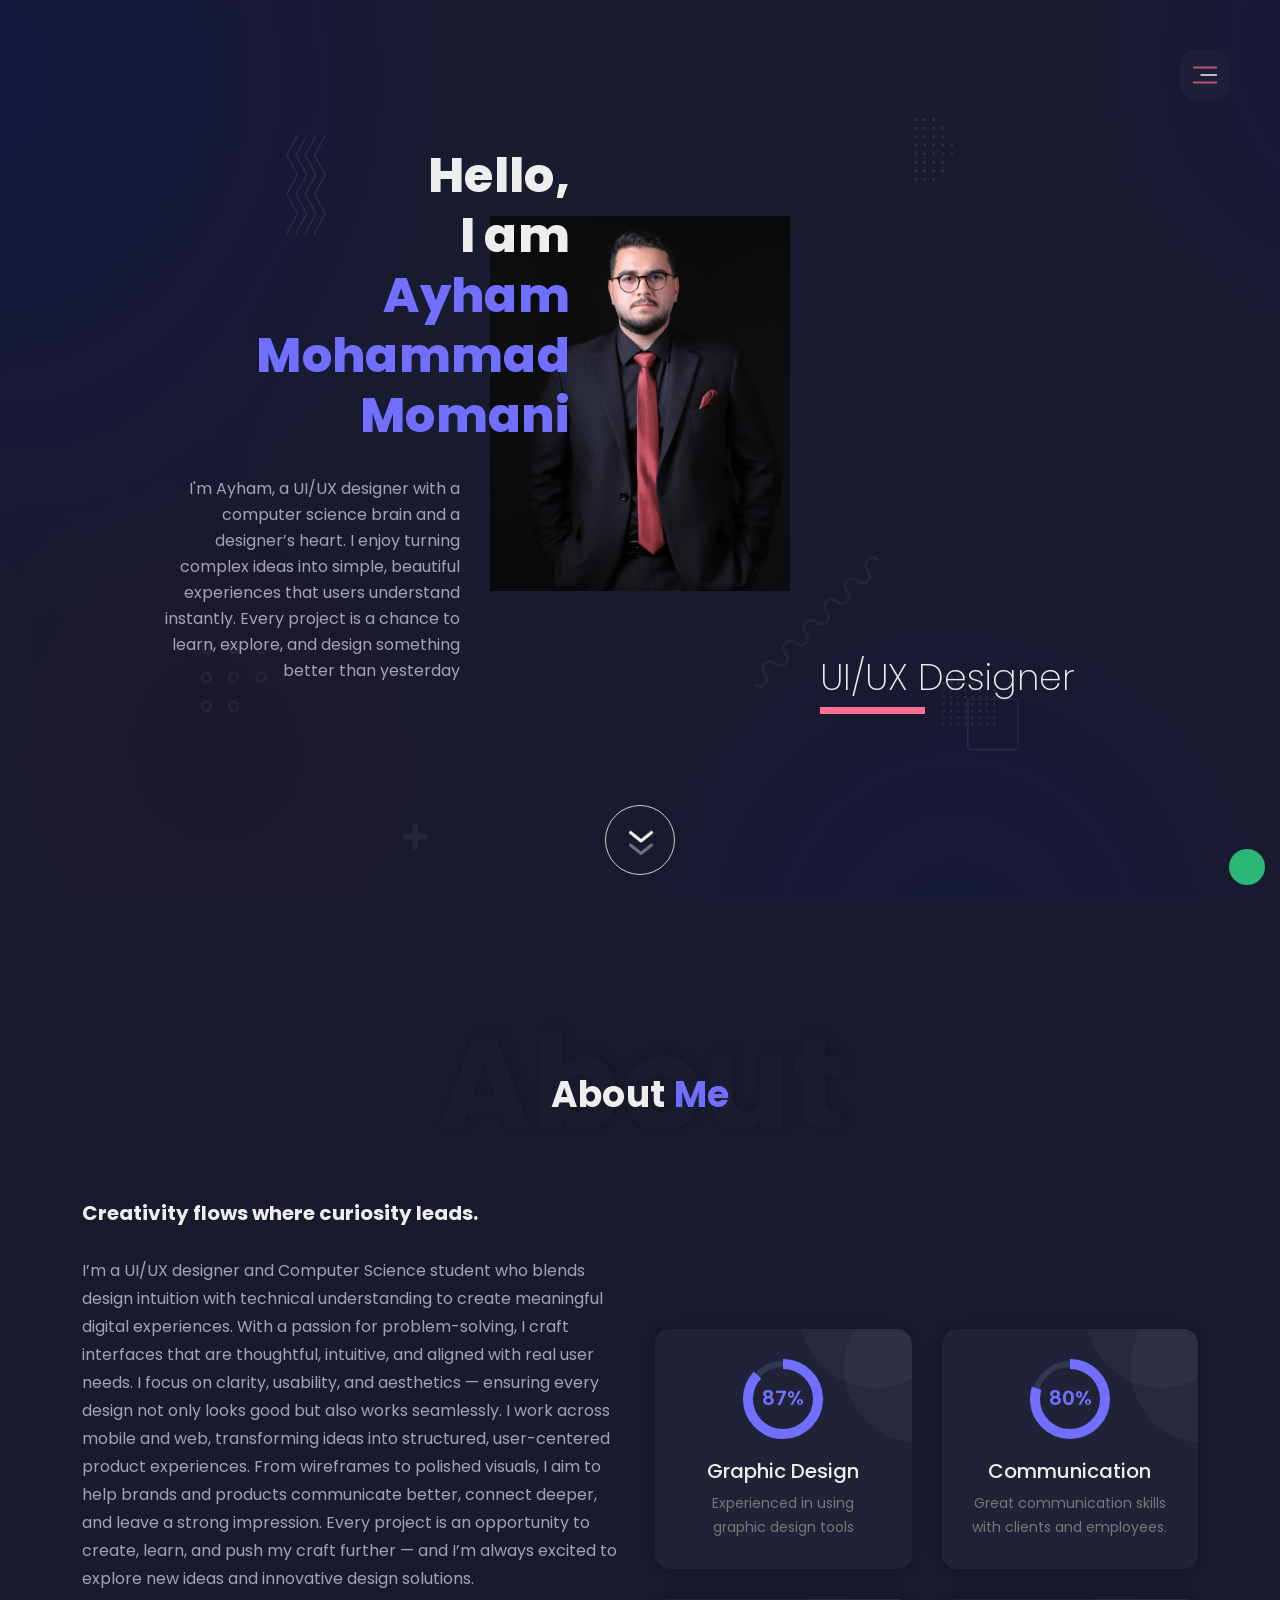
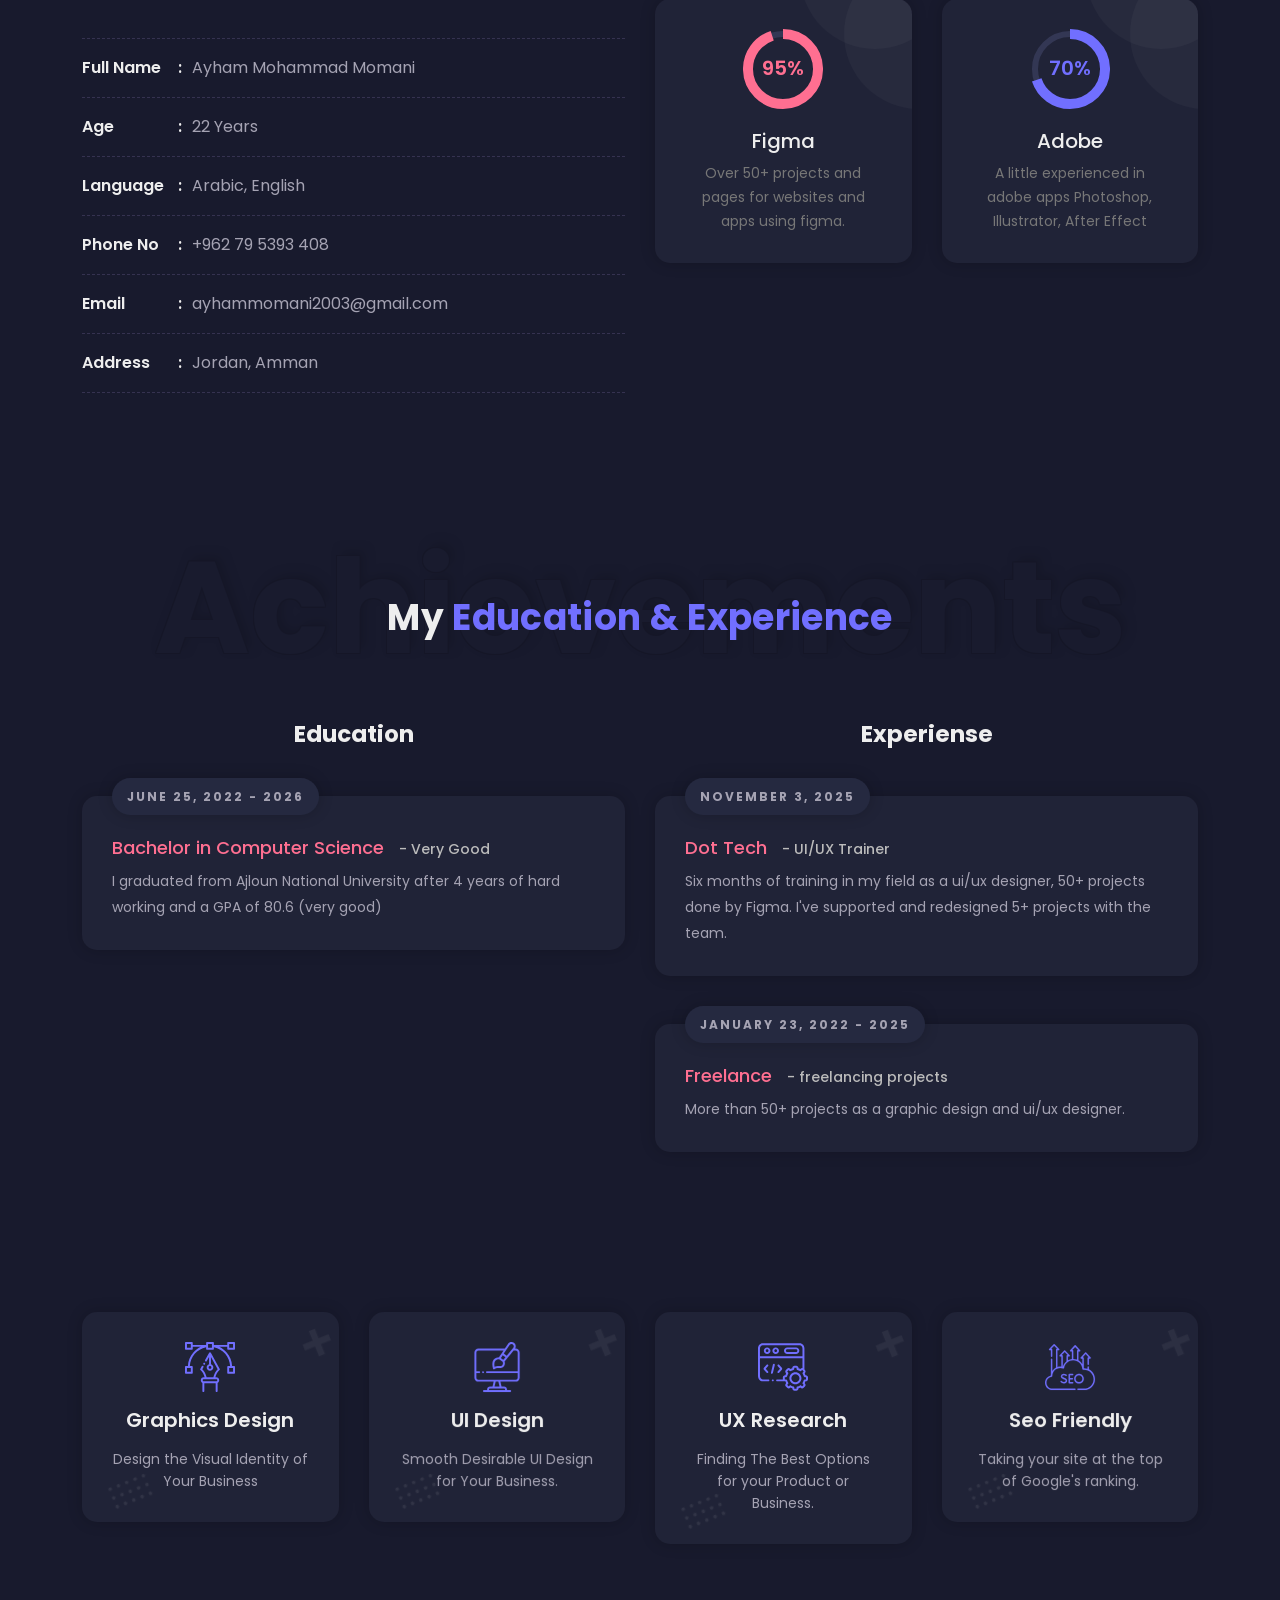
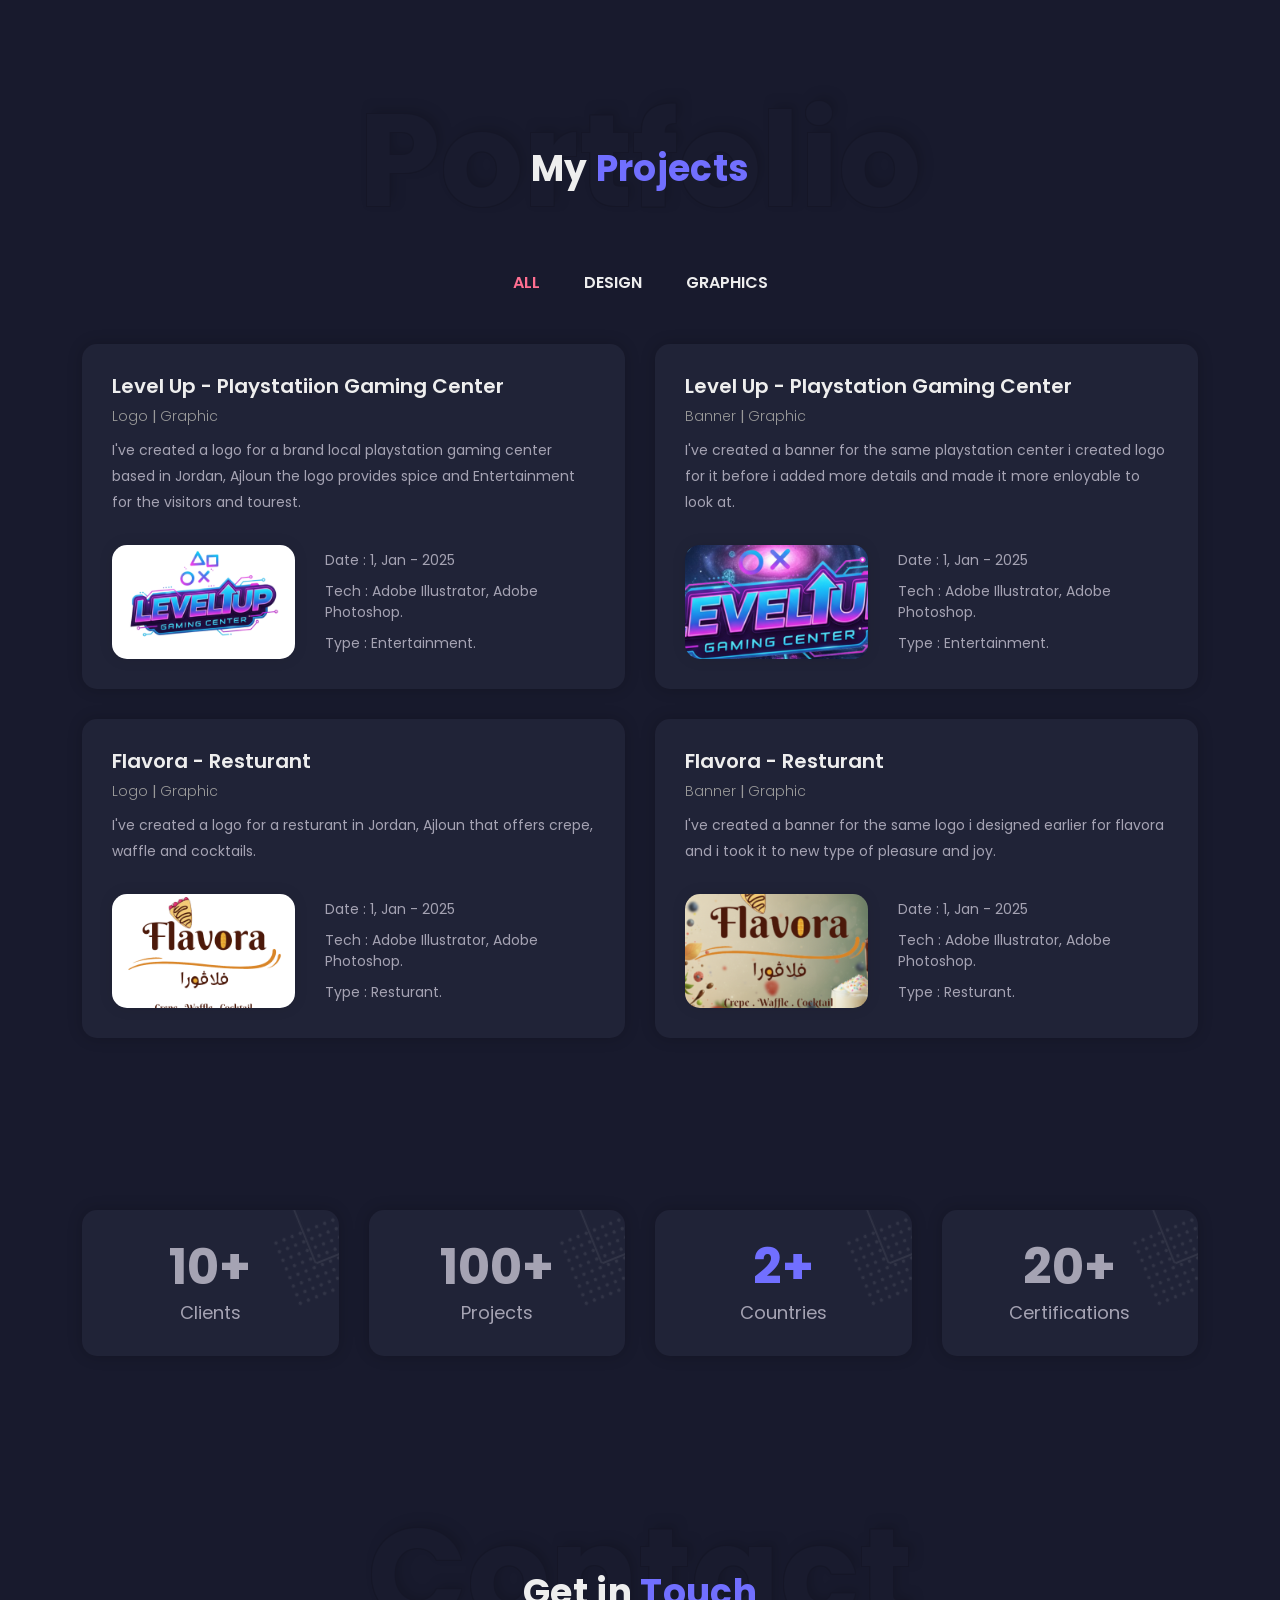
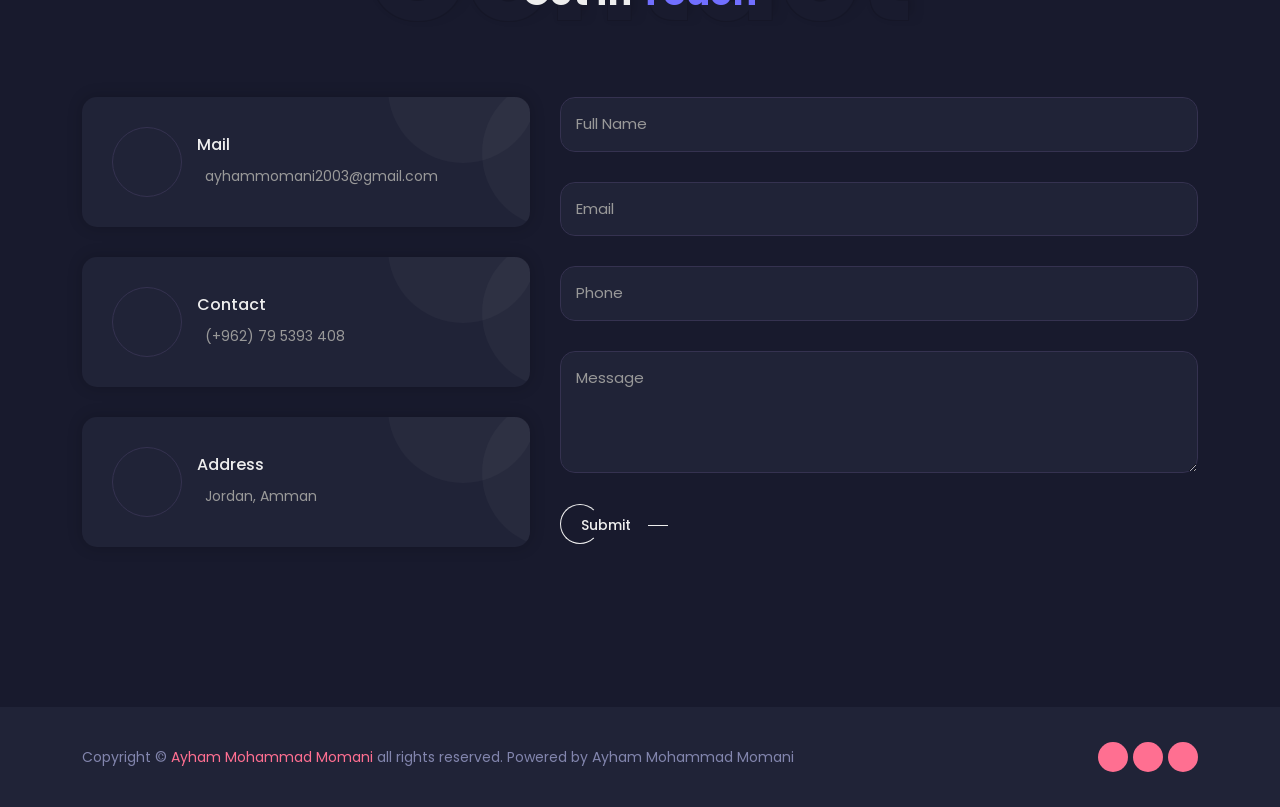
<file: dark.html>
<!--========================================================= 
Item Name: Masterly - Personal Portfolio One Page HTML Template.
Author: ashishmaraviya
Version: 2
Copyright 2023
Author URI: https://themeforest.net/user/ashishmaraviya
============================================================-->
<!DOCTYPE html>
<html lang="en">

<head>
    <meta charset="UTF-8">
    <meta http-equiv="x-ua-compatible" content="ie=edge">
    <meta name="viewport" content="width=device-width, initial-scale=1.0, minimum-scale=1.0">

    <title> Ayham Mohammad Momani Portfolio</title>
    <meta name="keywords"
        content="personal portfolio, cv, resume, agency, bootstrap, clean, cv, designer, developer, freelancer, modern, one page portfolio, onepage, personal portfolio, responsive, resume, vcard">
    <meta name="description" content="Unique Personal Portfolio HTML Template">
    <meta name="author" content="ashishmaraviya">
    <meta name="generator" content="Mobirise v3.12.1, mobirise.com">
    <!-- site Favicon -->
    <link rel="icon" href="assets/img/favicon/favicon.png" sizes="32x32">
    <link rel="apple-touch-icon" href="assets/img/favicon/favicon.png">
    <meta name="msapplication-TileImage" content="assets/img/favicon/favicon.png">

    <!-- css Font -->

    <!-- css All Plugins Files -->
    <link rel="stylesheet" href="assets/css/plugins/bootstrap.css">
    <link rel="stylesheet" href="assets/css/plugins/jquery.fancybox.min.css">
    <link rel="stylesheet" href="assets/css/plugins/slick.min.css">

    <!-- Main Style -->
    <link rel="stylesheet" href="assets/css/dark.css">
    <link rel="stylesheet" href="assets/css/responsive.css">

</head>

<body>

    <!-- Loader -->
    <div id="ms-overlay">
        <div class="ms-roller">
            <div></div>
            <div></div>
            <div></div>
            <div></div>
            <div></div>
            <div></div>
            <div></div>
            <div></div>
        </div>
    </div>

    <!-- Header Start -->
    <header>
        <nav>
            <a href="javascript:void(0)" class="ms-sidebar-toggle"><img src="assets/img/icons/menu.svg" class="svg_img"
                    alt="menu"></a>
        </nav>
    </header>
    <!-- Header End -->

    <!-- Sidebar Start -->
    <div class="ms-sidebar-overlay"></div>
    <div class="ms-sidebar">
        <div class="menu-list">
            <a href="javascript:void(0)" class="close-sidebar">×</a>
            <ul class="navbar-nav mb-2 ml-auto" id="top-menu">
                <li class="nav-item active">
                    <a class="nav-link ms-nav" aria-current="page" href="#home">Home</a>
                </li>
                <li class="nav-item">
                    <a class="nav-link ms-nav" href="#about">About</a>
                </li>
                <li class="nav-item">
                    <a class="nav-link ms-nav" href="#experience">Experience</a>
                </li>
                <li class="nav-item">
                    <a class="nav-link ms-nav" href="#service">Service</a>
                </li>
                <li class="nav-item">
                    <a class="nav-link ms-nav" href="#portfolio">Portfolio</a>
                </li>
                <li class="nav-item">
                    <a class="nav-link ms-nav" href="#news">News</a>
                </li>
                <li class="nav-item">
                    <a class="nav-link ms-nav" href="#contact">Contacts</a>
                </li>
            </ul>
        </div>
    </div>
    <!-- Sidebar End -->

    <!-- Hero Start -->
    <section id="home" class="ms-hero margin-b-50">
        <div class="ms-diamond-1"></div>
        <div class="ms-diamond-2"></div>
        <div class="ms-diamond-3"></div>
        <div class="ms-diamond-4"></div>
        <div class="ms-diamond-5"></div>
        <div class="ms-diamond-6"></div>
        <div class="container">
            <div class="hero-content">
                <div class="hero-item static">
                    <div class="ms-hero-detail">
                        <h2 class="ms-hero-title title-right-overflow"><span>Hello, <br> I am<br> <span
                                    class="name">&nbsp; Ayham Mohammad Momani</span></span>
                        </h2>
                        <p class="ms-hero-detail">I'm Ayham, a UI/UX designer with a computer science brain and a designer’s heart.
                             I enjoy turning complex ideas into simple, beautiful experiences that users understand instantly.
                              Every project is a chance to learn, explore, and design something better than yesterday</p>
                        
                    </div>
                    <div class="ms-hero-img">
                        <div class="ms-card" data-tilt>
                            <img src="assets/img/hero/1.png" alt="vasantbhai">
                        </div>
                    </div>
                    <div class="ms-hero-name">
                        <h3><span>UI/UX Designer</span></h3>
                    </div>
                </div>
                <div class="art"></div>
            </div>
        </div>
        <div class="scroll-next" data-scroll="about">
            <div class="ms-container">
                <span class="menu">
                    <span class="text"></span>
                    <span class="circle"></span>
                </span>
            </div>
        </div>
    </section>
    <!-- Hero End -->

    <!-- About section -->
    <section id="about" class="ms-about padding-tb-80 sec-bg">
        <div class="container">
            <div class="row">
                <div class="section-title">
                    <h2>About<span> Me</span></h2>
                    <span class="ligh-title">About</span>
                </div>
                <div class="col-lg-6">
                    <div class="ms-about-detail m-b-991">
                        <h4>Creativity flows where curiosity leads.</h4>
                        <p class="ms-text">I’m a UI/UX designer and Computer Science student who blends design intuition with technical understanding to create meaningful digital experiences.

With a passion for problem-solving, I craft interfaces that are thoughtful, intuitive, and aligned with real user needs. I focus on clarity, usability, and aesthetics — ensuring every design not only looks good but also works seamlessly.

I work across mobile and web, transforming ideas into structured, user-centered product experiences. From wireframes to polished visuals, I aim to help brands and products communicate better, connect deeper, and leave a strong impression.

Every project is an opportunity to create, learn, and push my craft further — and I’m always excited to explore new ideas and innovative design solutions.</p>
                       
                        <div class="ms-about-info">
                            <ul class="m-r-30">
                                <li><span class="title">Full Name<b>:</b></span>Ayham Mohammad Momani</li>
                                <li><span class="title">Age<b>:</b></span>22 Years</li>
                                <li><span class="title">Language<b>:</b></span>Arabic, English</li>
                                <li><span class="title">Phone No<b>:</b></span>+962 79 5393 408</li>
                                <li><span class="title">Email<b>:</b></span>ayhammomani2003@gmail.com</li>
                                <li><span class="title">Address<b>:</b></span><span>Jordan, Amman</span></li>
                            </ul>
                        </div>
                    </div>
                </div>
                <div class="col-lg-6">
                    <div class="ms-skill-progress">
                        <div class="row m-b-minus-30px">
                            <div class="col-md-6">
                                <div class="ms-box">
                                    <svg class="progress noselect" data-progress="87" x="0px" y="0px"
                                        viewBox="0 0 80 80">
                                        <path class="track" d="M5,40a35,35 0 1,0 70,0a35,35 0 1,0 -70,0" />
                                        <path class="fill" d="M5,40a35,35 0 1,0 70,0a35,35 0 1,0 -70,0" />
                                        <text class="value" x="50%" y="58%">0%</text>
                                    </svg>
                                    <h3>Graphic Design</h3>
                                    <p>Experienced in using graphic design tools</p>
                                </div>
                            </div>
                            <div class="col-md-6">
                                <div class="ms-box">
                                    <svg class="progress noselect" data-progress="80" x="0px" y="0px"
                                        viewBox="0 0 80 80">
                                        <path class="track" d="M5,40a35,35 0 1,0 70,0a35,35 0 1,0 -70,0" />
                                        <path class="fill" d="M5,40a35,35 0 1,0 70,0a35,35 0 1,0 -70,0" />
                                        <text class="value" x="50%" y="58%">0%</text>
                                    </svg>
                                    <h3>Communication</h3>
                                    <p>Great communication skills with clients and employees.</p>
                                </div>
                            </div>
                            <div class="col-md-6">
                                <div class="ms-box">
                                    <svg class="progress active noselect" data-progress="95" x="0px" y="0px"
                                        viewBox="0 0 80 80">
                                        <path class="track" d="M5,40a35,35 0 1,0 70,0a35,35 0 1,0 -70,0" />
                                        <path class="fill" d="M5,40a35,35 0 1,0 70,0a35,35 0 1,0 -70,0" />
                                        <text class="value" x="50%" y="58%">0%</text>
                                    </svg>
                                    <h3>Figma</h3>
                                    <p>Over 50+ projects and pages for websites and apps using figma.</p>
                                </div>
                            </div>
                            <div class="col-md-6">
                                <div class="ms-box">
                                    <svg class="progress noselect" data-progress="70" x="0px" y="0px"
                                        viewBox="0 0 80 80">
                                        <path class="track" d="M5,40a35,35 0 1,0 70,0a35,35 0 1,0 -70,0" />
                                        <path class="fill" d="M5,40a35,35 0 1,0 70,0a35,35 0 1,0 -70,0" />
                                        <text class="value" x="50%" y="58%">0%</text>
                                    </svg>
                                    <h3>Adobe</h3>
                                    <p>A little experienced in adobe apps Photoshop, Illustrator, After Effect</p>
                                </div>
                            </div>
                        </div>
                    </div>
                </div>
            </div>
        </div>
    </section>
    <!-- About section End -->

    <!-- Start Experience & Education section -->
    <section id="experience" class="ms-experience padding-tb-80">
        <div class="container">
            <div class="row">
                <div class="section-title">
                    <h2>My <span>Education & Experience </span></h2>
                    <span class="ligh-title">Achievements</span>
                </div>
                <div class="col-lg-6 col-md-12 col-sm-12">
                    <div class="education ms-ex-box m-b-991">
                        <h4>Education</h4>
                        <ul class="timeline">
                            <li class="timeline-item" data-aos="fade-up" data-aos-duration="2000" data-aos-delay="400">
                                <div class="timeline-info">
                                    <span>June 25, 2022 - 2026</span>
                                </div>
                                <div class="timeline-content">
                                    <h5 class="timeline-title">Bachelor in Computer Science<span class="sub">- Very Good
                                            </span></h5>
                                    <p>I graduated from Ajloun National University after 4 years of hard working and a GPA of 80.6 (very good)</p>
                                </div>
                            </li>
                            
                           
                        </ul>

                    </div>
                </div>
                <div class="col-lg-6 col-md-12 col-sm-12">
                    <div class="experiense ms-ex-box">
                        <h4>Experiense</h4>
                        <ul class="timeline">
                            <li class="timeline-item">
                                <div class="timeline-info">
                                    <span>November 3, 2025</span>
                                </div>
                                <div class="timeline-content">
                                    <h5 class="timeline-title">Dot Tech<span class="sub">- UI/UX Trainer</span></h5>
                                    <p>Six months of training in my field as a ui/ux designer, 50+ projects done by Figma.
                                        I've supported and redesigned 5+ projects with the team.
                                    </p>
                                </div>
                            </li>
                            <li class="timeline-item">
                                <div class="timeline-info">
                                    <span>January 23, 2022 - 2025</span>
                                </div>
                                <div class="timeline-content">
                                    <h5 class="timeline-title">Freelance<span class="sub">- freelancing projects</span>
                                    </h5>
                                    <p>More than 50+ projects as a graphic design and ui/ux designer.</p>
                                </div>
                            </li>
                            
                        </ul>
                    </div>
                </div>
            </div>

        </div>
    </section>
    <!-- End Experience & Education Section -->

    <!-- Start service section -->
    <section id="service" class="ms-service padding-tb-80 sec-bg">
        <div class="container">
            <div class="section-title d-none">
                <h2>My<span> service</span></h2>
                <span class="ligh-title">service</span>
            </div>
            <div class="row service-box m-tb-minus-15px">
                <div class="col-lg-3 col-md-6 col-xs-12">
                    <div class="flipper">
                        <div class="main-box">
                            <div class="box-front height-300 white-bg">
                                <div class="content-wrap">
                                    <div class="icon">
                                        <img class="icofont icofont-headphone-alt font-40px dark-color svg_img"
                                            src="assets/img/service/1.svg" alt="Graphics Design">
                                    </div>
                                    <h3>Graphics Design</h3>
                                    <p>Design the Visual Identity of Your Business</p>
                                </div>
                            </div>
                            <div class="box-back height-300 gradient-bg">
                                <div class="content-wrap">
                                    <h3>Graphics Design</h3>
                                    <p>Communicates ideas visually through typography, color, layout and imagery to make messages clear, memorable, and on‑brand.</p>
                                    
                                </div>
                            </div>
                        </div>
                    </div>
                </div>
                <div class="col-lg-3 col-md-6 col-xs-12">
                    <div class="flipper">
                        <div class="main-box">
                            <div class="box-front height-300 white-bg">
                                <div class="content-wrap">
                                    <div class="icon">
                                        <img class="icofont icofont-headphone-alt font-40px dark-color svg_img"
                                            src="assets/img/service/2.svg" alt="web design">
                                    </div>
                                    <h3>UI Design</h3>
                                    <p>Smooth Desirable UI Design for Your Business.</p>
                                </div>
                            </div>
                            <div class="box-back height-300 gradient-bg">
                                <div class="content-wrap">
                                    <h3>UI Design</h3>
                                    <p>shapes the visual and interactive elements of a product buttons, layouts, typography, and color so users can complete tasks quickly, consistently, and pleasantly.</p>
                                    
                                </div>
                            </div>
                        </div>
                    </div>
                </div>
                <div class="col-lg-3 col-md-6 col-xs-12">
                    <div class="flipper">
                        <div class="main-box">
                            <div class="box-front height-300 white-bg">
                                <div class="content-wrap">
                                    <div class="icon">
                                        <img class="icofont icofont-headphone-alt font-40px dark-color svg_img"
                                            src="assets/img/service/3.svg" alt="development">
                                    </div>
                                    <h3>UX Research</h3>
                                    <p>Finding The Best Options for your Product or Business.</p>
                                </div>
                            </div>
                            <div class="box-back height-300 gradient-bg">
                                <div class="content-wrap">
                                    <h3>UX Research</h3>
                                    <p>Uncovers real users needs, behaviors and pain points using interviews, testing and data.</p>
                                     
                                </div>
                            </div>
                        </div>
                    </div>
                </div>
                <div class="col-lg-3 col-md-6 col-xs-12">
                    <div class="flipper">
                        <div class="main-box">
                            <div class="box-front height-300 white-bg">
                                <div class="content-wrap">
                                    <div class="icon">
                                        <img class="icofont icofont-headphone-alt font-40px dark-color svg_img"
                                            src="assets/img/service/4.svg" alt="seo friendly">
                                    </div>
                                    <h3>Seo Friendly</h3>
                                    <p>Taking your site at the top of Google's ranking.</p>
                                </div>
                            </div>
                            <div class="box-back height-300 gradient-bg">
                                <div class="content-wrap">
                                    <h3>Seo Friendly</h3>
                                    <p>designed and built so search engines can easily find, understand, and rank it resulting in more organic traffic and better visibility.</p>
                                    
                                </div>
                            </div>
                        </div>
                    </div>
                </div>
            </div>
        </div>
    </section>
    <!-- End service section -->

    <!-- Start Portfolio Section -->
    <section id="portfolio" class="ms-portfolio padding-tb-80">
        <div class="container">
            <div class="section-title">
                <h2>My <span>Projects</span></h2>
                <span class="ligh-title">Portfolio</span>
            </div>
            <div class="row m-b-minus-24px">
                <div class="portfolio-content">
                    <div>
                        <div class="row">
                            <div class="col-sm-12">
                                <div class="portfolio-tabs">
                                    <ul>
                                        <li class="filter" data-filter="all">ALL</li>
                                        <li class="filter" data-filter=".design">DESIGN</li>
                                
                                        <li class="filter" data-filter=".graphics">GRAPHICS</li>
                                        
                                    </ul>
                                </div>
                            </div>
                            <div class="col-md-12 col-sm-12">
                                <div class="portfolio-content-items">
                                    <div class="row m-b-minus-30px">
                                        <div class="col-lg-6 mix graphics templates">
                                            <div class="ms-project-box">
                                                <h3>Level Up - Playstatiion Gaming Center</h3>
                                                <div class="links">
                                                    <a href="">Logo</a> |
                                                    <a href="">Graphic</a>
                                                </div>
                                                <p>I've created a logo for a brand local playstation gaming center based in Jordan, Ajloun the logo provides
                                                    spice and Entertainment for the visitors and tourest.
                                                    
                                                </p>
                                                <div class="ms-info">
                                                    <div class="portfolio-img">
                                                        <a class="" data-fancybox="gallery"
                                                            href="assets/img/portfolio/1.png"
                                                            style="background-image: url(assets/img/portfolio/11.png)">
                                                            <span class="overlay">+</span>
                                                        </a>
                                                    </div>
                                                    <div class="ms-detail">
                                                        <ul>
                                                            <li>Date : 1, Jan - 2025</li>
                                                           
                                                            <li>Tech : Adobe Illustrator, Adobe Photoshop.</li>
                                                            <li>Type : Entertainment.</li>
                                                            
                                                        </ul>

                                                    </div>
                                                </div>
                                            </div>
                                        </div>
                                        <div class="col-lg-6 mix design">
                                            <div class="ms-project-box">
                                                <h3>Level Up - Playstation Gaming Center</h3>
                                                <div class="links">
                                                    <a href="">Banner</a> |
                                                    <a href="">Graphic</a>
                                                </div>
                                                <p>I've created a banner for the same playstation center i created logo for it before 
                                                    i added more details and made it more enloyable to look at.
                                                   
                                                </p>
                                                <div class="ms-info">
                                                    <div class="portfolio-img">
                                                        <a class="" data-fancybox="gallery"
                                                            href="assets/img/portfolio/2.png"
                                                            style="background-image: url(assets/img/portfolio/22.png)">
                                                            <span class="overlay">+</span>
                                                        </a>
                                                    </div>
                                                    <div class="ms-detail">
                                                        <ul>
                                                             <li>Date : 1, Jan - 2025</li>
                                                           
                                                            <li>Tech : Adobe Illustrator, Adobe Photoshop.</li>
                                                            <li>Type : Entertainment.</li>
                                                        </ul>

                                                    </div>
                                                </div>
                                            </div>
                                        </div>
                                        <div class="col-lg-6 mix design">
                                            <div class="ms-project-box">
                                                <h3>Flavora - Resturant</h3>
                                                <div class="links">
                                                   <a href="">Logo</a> |
                                                    <a href="">Graphic</a>
                                                </div>
                                                <p>I've created a logo for a resturant in Jordan, Ajloun
                                                     that offers crepe, waffle and cocktails.
                                                   
                                                </p>
                                                <div class="ms-info">
                                                    <div class="portfolio-img">
                                                        <a class="" data-fancybox="gallery"
                                                            href="assets/img/portfolio/3.png"
                                                            style="background-image: url(assets/img/portfolio/33.png)">
                                                            <span class="overlay">+</span>
                                                        </a>
                                                    </div>
                                                    <div class="ms-detail">
                                                        <ul>
                                                            <li>Date : 1, Jan - 2025</li>
                                                           
                                                            <li>Tech : Adobe Illustrator, Adobe Photoshop.</li>
                                                            <li>Type : Resturant.</li>
                                                        </ul>

                                                    </div>
                                                </div>
                                            </div>
                                        </div>
                                        <div class="col-lg-6 mix development">
                                            <div class="ms-project-box">
                                                <h3>Flavora - Resturant</h3>
                                                <div class="links">
                                                   <a href="">Banner</a> |
                                                    <a href="">Graphic</a>
                                                </div>
                                                <p>I've created a banner for the same logo i designed
                                                     earlier for flavora and i took it to new type of pleasure and joy.
                                                    
                                                </p>
                                                <div class="ms-info">
                                                    <div class="portfolio-img">
                                                        <a class="" data-fancybox="gallery"
                                                            href="assets/img/portfolio/4.png"
                                                            style="background-image: url(assets/img/portfolio/44.png)">
                                                            <span class="overlay">+</span>
                                                        </a>
                                                    </div>
                                                    <div class="ms-detail">
                                                        <ul>
                                                            <li>Date : 1, Jan - 2025</li>
                                                           
                                                            <li>Tech : Adobe Illustrator, Adobe Photoshop.</li>
                                                            <li>Type : Resturant.</li>
                                                        </ul>

                                                    </div>
                                                </div>
                                            </div>
                                        </div>
                                       
                                                </div>
                                            </div>
                                        </div>
                                       
                                                </div>
                                            </div>
                                        </div>
                                    </div>
                                </div>
                            </div>
                        </div>
                    </div>
                </div>
            </div>
        </div>
    </section>
    <!-- End Portfolio Section -->

    <!-- Start Counter Section -->
    <section id="counters" class="ms-counter padding-tb-80 sec-bg">
        <div class="container">
            <div class="section-title d-none">
                <h2>My <span>Achievements</span></h2>
                <span class="ligh-title">Achievements</span>
            </div>
            <div class="row achive m-tb-minus-12px" id="counter">
                <div class="col-lg-3 col-md-6">
                    <div class="count-block" data-tilt>
                        <h3><span class="counter counter-value" data-count="10">10</span>+</h3>
                        <p>Clients</p>
                    </div>
                </div>
                <div class="col-lg-3 col-md-6">
                    <div class="count-block" data-tilt>
                        <h3><span class="counter counter-value" data-count="100">100</span>+</h3>
                        <p>Projects</p>
                    </div>
                </div>
                <div class="col-lg-3 col-md-6">
                    <div class="count-block" data-tilt>
                        <h3 class="active-num"><span class="counter counter-value" data-count="2">2</span>+</h3>
                        <p>Countries</p>
                    </div>
                </div>
                <div class="col-lg-3 col-md-6">
                    <div class="count-block" data-tilt>
                        <h3><span class="counter counter-value" data-count="20">20</span>+</h3>
                        <p>Certifications</p>
                    </div>
                </div>
            </div>
        </div>
    </section>
    <!-- End Counter Section -->

    <!-- Start News Section -->

    <!-- End News Section -->

    <!-- Start Contact Section -->
    <section id="contact" class="ms-contact padding-tb-80 sec-bg">
        <div class="container d-block">
            <div class="section-title">
                <h2>Get in <span>Touch</span></h2>
                <span class="ligh-title">Contact</span>
            </div>
            <div class="row m-b-minus-30px">
                <div class="col-lg-5 col-md-12 m-b-991-20">
                    <div class="ms-box">
                        <div class="detail">
                            <div class="icon"><i class="fa fa-envelope" aria-hidden="true"></i></div>
                            <div class="info">
                                <h3 class="title">Mail</h3>
                                <p>
                                    <i class="fa fa-envelope" aria-hidden="true"></i> &nbsp; ayhammomani2003@gmail.com
                                </p>
                                <p>
                                    
                                </p>
                            </div>
                        </div>
                        <div class="space"></div>
                    </div>
                    <div class="ms-box">
                        <div class="detail">
                            <div class="icon"><i class="fa fa-mobile" aria-hidden="true"></i></div>
                            <div class="info">
                                <h3 class="title">Contact</h3>
                                <p>
                                    <i class="fa fa-mobile" aria-hidden="true"></i> &nbsp; (+962) 79 5393 408
                                </p>
                                <p>
                                    
                                </p>
                            </div>
                        </div>
                        <div class="space"></div>
                    </div>
                    <div class="ms-box">
                        <div class="detail">
                            <div class="icon"><i class="fa fa-map-marker" aria-hidden="true"></i></div>
                            <div class="info">
                                <h3 class="title">Address</h3>
                                <p>
                                    <i class="fa fa-map-marker" aria-hidden="true"></i> &nbsp; Jordan, Amman
                                </p>
                            </div>
                        </div>
                        <div class="space"></div>
                    </div>
                    <!-- /Boxes de Acoes -->
                </div>
                <div class="col-lg-7 col-md-12">
                    <form>
                        <div class="form-group">
                            <input type="text" class="form-control" id="fname" placeholder="Full Name">
                        </div>
                        <div class="form-group">
                            <input type="email" class="form-control" id="umail" placeholder="Email">
                        </div>
                        <div class="form-group">
                            <input type="text" class="form-control" id="phone" placeholder="Phone">
                        </div>
                        <div class="form-group">
                            <textarea class="form-control" id="exampleFormControlTextarea1" rows="4"
                                placeholder="Message"></textarea>
                        </div>
                        <button type="submit" class="ms-learn-more-right"><span class="text">Submit</span></button>
                    </form>
                </div>
            </div>
        </div>
    </section>
    <!-- End Contact Section -->

    <!-- Start Clients Section -->
   
    <!-- End Clients Section -->

    <!-- Start Footer -->
    <footer class="margin-t-80">
        <div class="container">
            <div class="ms-footer-detail">
                <div class="ms-copy">
                    Copyright © <a class="site-name" href="index.html">Ayham Mohammad Momani</a> all rights reserved. Powered by
                    Ayham Mohammad Momani
                </div>
                <div class="ms-social">
                    <ul>
                        <li><a href="https://www.facebook.com/ayham.mmomani" target="_blank"><i class="fa fa-facebook"
                                    aria-hidden="true"></i></a></li>
                        <li><a href="https://www.instagram.com/a.m.momani/" target="_blank"><i class="fa fa-instagram"
                                    aria-hidden="true"></i></a></li>
                       
                        <li><a href="https://www.linkedin.com/in/ayham-mohammad-momani-b2a00333b/" target="_blank"><i class="fa fa-linkedin"
                                    aria-hidden="true"></i></a></li>
                    </ul>
                </div>
            </div>
        </div>
    </footer>
    <!-- End Footer -->

    <!-- Whatsapp -->
    <div class="ms-style ms-right-bottom">
        <!-- Start Floating Panel Container -->
        <div class="ms-panel">
            <!-- Panel Header -->
            <div class="ms-header">
                <strong>Need Help?</strong>
                <p>Chat with Me on WhatsApp</p>
            </div>
            <!-- Panel Content -->
            <div class="ms-body">
                <ul>
                    <!-- Start Single Contact List -->
                   
                    <!-- Start Single Contact List -->
                    <li>
                        <a class="ms-list" data-number="918866774266"
                            data-message="Share me your latest resume, HR from masterly...">
                            <div class="d-flex bd-highlight">
                                <!-- Profile Picture -->
                                <div class="ms-img-cont">
                                    <img src="assets/img/chat/profile_01.jpg" class="ms-user-img" alt="Profile image">
                                    <span class="ms-status-icon ms-online"></span>
                                </div>
                                <!-- Display Name & Last Seen -->
                                <div class="ms-user-info">
                                    <span>Ayham Mohammad</span>
                                    <p>Ayham is online</p>
                                </div>
                            </div>
                        </a>
                    </li>
                    <!--/ End Single Contact List -->

                </ul>
            </div>
        </div>
        <!--/ End Floating Panel Container -->
        <!-- Start Right Floating Button-->
        <div class="ms-right-bottom">
            <div class="ms-box">
                <div class="ms-button rotateBackward">
                    <i class="fa fa-whatsapp"></i>
                </div>
            </div>
        </div>
        <!--/ End Right Floating Button-->
    </div>
    <!-- Whatsapp end -->

    <!-- Back to top -->
    <div class="progress-wrap">
        <i class="fa fa-arrow-up" aria-hidden="true"></i>
        <svg class="progress-circle svg-content" width="100%" height="100%" viewBox="-1 -1 102 102">
            <path d="M50,1 a49,49 0 0,1 0,98 a49,49 0 0,1 0,-98" />
        </svg>
    </div>
    <!-- Back to top -->

    <!-- Vendor JS -->
    <script src="assets/js/vendor/jquery-3.1.1.min.js"></script>
    <script src="assets/js/vendor/bootstrap.bundle.min.js"></script>
    <script src="assets/js/vendor/tilt.jquery.js"></script>
    <script src="assets/js/vendor/mixitup.min.js"></script>
    <script src="assets/js/vendor/jquery.fancybox.min.js"></script>
    <script src="assets/js/vendor/slick.min.js"></script>
    <script src="assets/js/vendor/fontawesome.js"></script>

    <!-- Scroll button animation for mouse hover Js -->
    <script src="assets/js/vendor/tweenmax.min.js"></script>

    <!-- Site Main Js -->
    <script src="assets/js/script.js"></script>

</body>

</html>
</file>
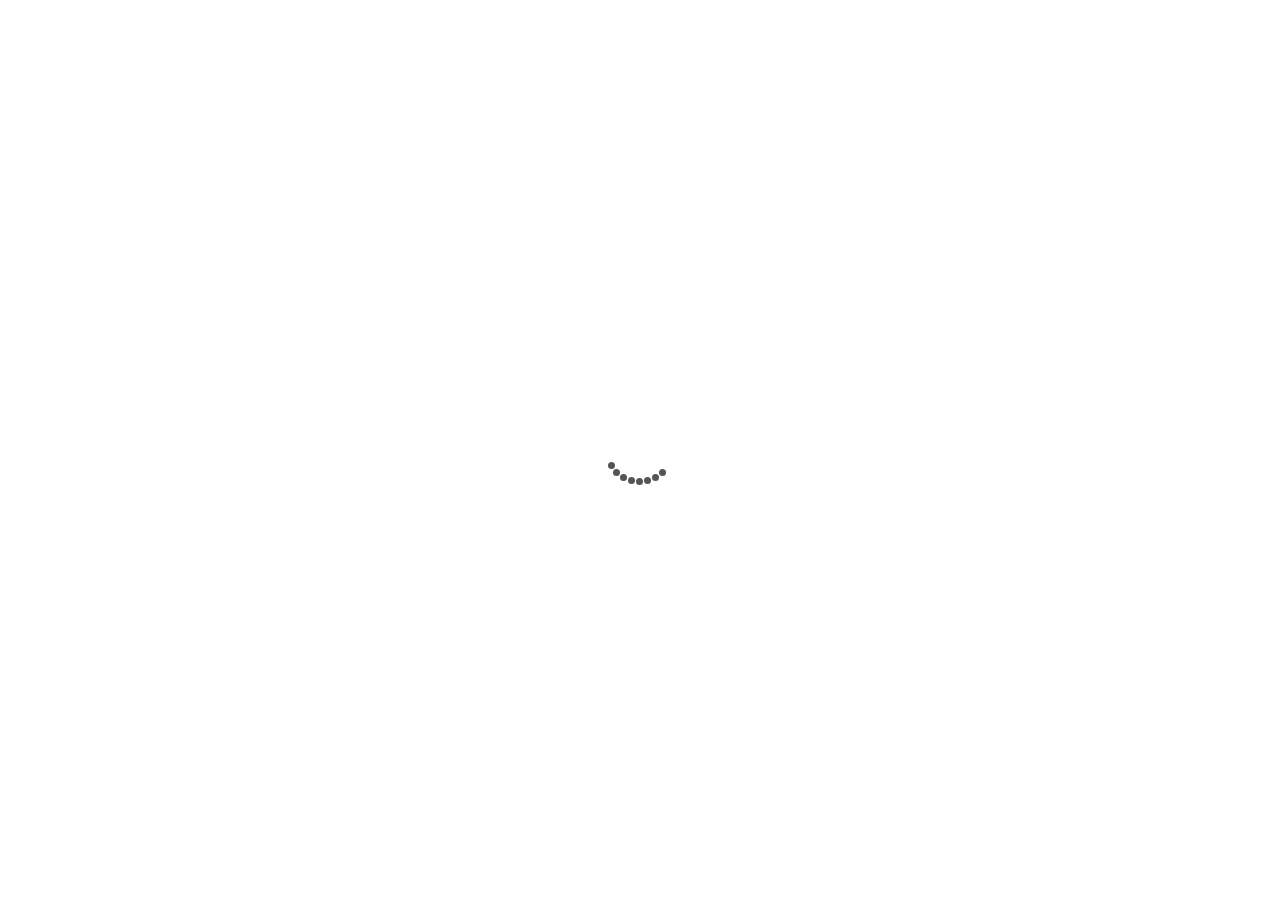
<file: masterly-html/demo-1/particle.html>
<!--========================================================= 
Item Name: Masterly - Personal Portfolio One Page HTML Template.
Author: ashishmaraviya
Version: 2
Copyright 2023
Author URI: https://themeforest.net/user/ashishmaraviya
============================================================-->
<!DOCTYPE html>
<html lang="en">

<head>
    <meta charset="UTF-8">
    <meta http-equiv="x-ua-compatible" content="ie=edge" />
    <meta name="viewport" content="width=device-width, initial-scale=1.0, minimum-scale=1.0">
    
    <title>Masterly - Personal Portfolio One Page HTML Template.</title>
    <meta name="keywords" content="personal portfolio, cv, resume, agency, bootstrap, clean, cv, designer, developer, freelancer, modern, one page portfolio, onepage, personal portfolio, responsive, resume, vcard" />
    <meta name="description" content="Best personal portfolio modern html template.">
    <meta name="author" content="ashishmaraviya">

    <!-- site Favicon -->
    <link rel="icon" href="assets/img/favicon/favicon.png" sizes="32x32" />

    <!-- css All Plugins Files -->
    <link rel="stylesheet" href="assets/css/plugins/animate.css" />
    <link rel="stylesheet" href="assets/css/plugins/swiper-bundle.min.css" />
    <link rel="stylesheet" href="assets/css/plugins/bootstrap.css" />
    <link rel="stylesheet" href="assets/css/plugins/jquery.fancybox.min.css" />    

    <!-- Main Style -->
    <link rel="stylesheet" id="main_style" href="assets/css/style.css" />
    <link rel="stylesheet" href="assets/css/responsive.css" />
    <link rel="stylesheet" class="dark-mode" href="assets/css/dark.css">
    
</head>

<body class="body-bg">

    <!-- On change section animation -->
    <div id="overlay_shine"></div>

    <!-- Loader -->
    <div id="ms-overlay">
        <div class="ms-roller">
            <div></div><div></div><div></div><div></div><div></div><div></div><div></div><div></div>
        </div>
    </div>

    <!-- Header navigation section -->
    <header>
        <div class="sidebar-title">
            <h5>Menu</h5>
            <a href="javascript:void(0)" class="nav-close"><i class="fa fa-times" aria-hidden="true"></i></a>
        </div>
        <nav class="ms-navigation">
            <div>
                <ul>
                    <li><a href="javascript:void(0)" class="navs-link nav-home" data-section="ms-home"><i class="fa fa-home"></i><span>Home</span></a><span class="noty"><span>Home</span></span></li>
                    <li><a href="javascript:void(0)" class="navs-link nav-about" data-section="ms-about-section"><i class="fa fa-user"></i><span>About</span></a><span class="noty"><span>About</span></span></li>
                    <li><a href="javascript:void(0)" class="navs-link nav-experience" data-section="ms-experience-section"><i class="fa fa-briefcase"></i><span>Experience</span></a><span class="noty"><span>Experience</span></span></li>
                    <li><a href="javascript:void(0)" class="navs-link nav-portfolio" data-section="ms-portfolio-section"><i class="fas fa-folder-open"></i><span>Portfolio</span></a><span class="noty"><span>Portfolio</span></span></li>
                    <li><a href="javascript:void(0)" class="navs-link nav-news" data-section="ms-news-section"><i class="fas fa-newspaper"></i><span>News</span></a><span class="noty"><span>News</span></span></li>
                    <li><a href="javascript:void(0)" class="navs-link nav-contact" data-section="ms-contact-section"><i class="fa fa-envelope"></i><span>Contact</span></a><span class="noty"><span>Contact</span></span></li>
                </ul>
            </div>
        </nav>
        <ul class="ms-social">
            <li><a class="ms-btn-1" href="https://www.facebook.com/" target="_blank"><i class="fa fa-facebook" aria-hidden="true"></i></a></li>
            <li><a class="ms-btn-1" href="https://www.instagram.com/" target="_blank"><i class="fa fa-instagram" aria-hidden="true"></i></a></li>
            <li><a class="ms-btn-1" href="https://twitter.com/" target="_blank"><i class="fa fa-twitter" aria-hidden="true"></i></a></li>
            <li><a class="ms-btn-1" href="https://linkedin.com/" target="_blank"><i class="fa fa-linkedin" aria-hidden="true"></i></a></li>
        </ul>
    </header>
    <div class="header-overlay"></div>
    <a href="javascript:void(0)" class="nav-toggle"><i class="fa fa-bars" aria-hidden="true"></i></a>
    <!-- End Header navigation section -->

    <!-- Home section -->
    <section class="ms-home ms-slide home-section body-bg">
        <div class="container-fluid p-0">
            <div class="ms-row">
                <div class="col-lg-6 col-md-12 border-content">
                    <div class="profile-img main-bg-black" id="particles-js">
                        <div class="profile-detail">
                            <img src="assets/img/profile.jpg" alt="profile" data-tilt>
                            <ul class="ms-social">
                                <li><a href="https://www.facebook.com/" target="_blank"><i class="fa fa-facebook" aria-hidden="true"></i></a></li>
                                <li><a href="https://www.instagram.com/" target="_blank"><i class="fa fa-instagram" aria-hidden="true"></i></a></li>
                                <li><a href="https://twitter.com/" target="_blank"><i class="fa fa-twitter" aria-hidden="true"></i></a></li>
                                <li><a href="https://linkedin.com/" target="_blank"><i class="fa fa-linkedin" aria-hidden="true"></i></a></li>
                            </ul>
                        </div>
                    </div>
                </div>
                <div class="col-lg-6 col-md-12 border-content-color">
                    <div class="ms-detail">
                        <div class="info">
                            <h1>My Self <span>Maria Ilvor</span></h1>
                            <h2><span>-</span>I'm a Web Developer</h2>
                            <p>The goal isn't to build a website. The goal is to build your business. With Creative, flexible and affordable website design and development.</p>
                            <a class="custom-btn ms-btn m-r-5px" href="javascript:void(0)">Download CV</a>
                            <a class="custom-btn ms-btn-1 nav-about" href="javascript:void(0)">More Info</a>
                        </div>
                    </div>
                </div>
            </div>
        </div>
    </section> 
    <!-- Home section End -->

    <!-- About section -->
    <section class="ms-about-section ms-slide padding-tb-80 body-bg">
        <div class="container">
            <div class="row">
                <div class="section-title">
                    <h2>About<span> Me</span></h2>
                    <span class="ligh-title">About</span>
                </div>
                <div class="col-lg-6">
                    <div class="ms-about-detail">
                        <h4>Creativity bleeds from the pen of inspiration.</h4>
                        <p class="ms-text">I am your Brand Consultant having <b>8+ years</b> of experience in this field provides complete range of marketing materials and branding solution to any industry as well as corporate clients maintaining their reputation and increasing the brand awareness using PR & other print media & online marketing activities.</p>
                        <div class="ms-about-info">
                            <ul class="m-r-30">
                                <li><span class="title">Full Name<b>:</b></span>Maria Martin Ilvor</li>
                                <li><span class="title">Age<b>:</b></span>30 Years</li>
                                <li><span class="title">Language<b>:</b></span>English, Hindi, Gujarati</li>
                                <li><span class="title">Phone No<b>:</b></span>+00 9876543210</li>
                                <li><span class="title">Email<b>:</b></span>mail.example@gmail.com</li>
                                <li><span class="title">Address<b>:</b></span><span>Ruami Mello Moraes, - Salvador - MA, 40352, Brazil.</span></li>
                            </ul>
                        </div>
                    </div>
                </div>
                <div class="col-lg-6">
                    <div class="ms-skill-progress">
                        <h5>PHP</h5>
                        <div class="progress" data-percent="90%">
                            <div class="progress-done progress-done-php" role="progressbar">
                                <span>90%</span>
                            </div>
                        </div>
                        <h5>JAVASCRIPT</h5>
                        <div class="progress" data-percent="50%">
                            <div class="progress-done progress-done-js" role="progressbar">
                                <span>50%</span>
                            </div>
                        </div>
                        <h5>HTML</h5>
                        <div class="progress" data-percent="98%">
                            <div class="progress-done progress-done-html" role="progressbar">
                                <span>98%</span>
                            </div>
                        </div>
                        <h5>CSS</h5>
                        <div class="progress" data-percent="92%">
                            <div class="progress-done progress-done-css" role="progressbar">
                                <span>92%</span>
                            </div>
                        </div>
                        <h5>SCSS</h5>
                        <div class="progress" data-percent="70%">
                            <div class="progress-done progress-done-scss" role="progressbar">
                                <span>70%</span>
                            </div>
                        </div>
                        <h5>Photoshop</h5>
                        <div class="progress" data-percent="65%">
                            <div class="progress-done progress-done-ps" role="progressbar">
                                <span>65%</span>
                            </div>
                        </div>
                    </div>
                </div>
            </div>

            <!-- Service Block start -->
            <div class="row service-box p-t-80 m-tb-minus-12">
                <div class="col-lg-3 col-md-6 col-xs-12">
                    <div class="flipper">
                        <div class="main-box">
                            <div class="box-front height-300 white-bg">
                                <img class="bg-img svg_img" src="assets/img/service/1.svg" alt="Graphics Design"></img>
                                <div class="content-wrap">
                                    <img class="icofont icofont-headphone-alt font-40px dark-color svg_img" src="assets/img/service/1.svg" alt="Graphics Design"></img>
                                    <h3>Graphics Design</h3>
                                    <p>Develop the Visual Identity of Your Business</p>
                                </div>
                            </div>
                            <div class="box-back height-300 gradient-bg">
                                <div class="content-wrap">
                                <h3>Graphics Design</h3>
                                    <p>Develop the Visual Identity of Your Business</p>
                                    <a href="#" class="btn">Read more</a>
                                </div>
                            </div>
                        </div>
                    </div>
                </div>
                <div class="col-lg-3 col-md-6 col-xs-12">
                    <div class="flipper">
                        <div class="main-box">
                            <div class="box-front height-300 white-bg">
                                <img class="bg-img svg_img" src="assets/img/service/2.svg" alt="Graphics Design"></img>
                                <div class="content-wrap">
                                    <img class="icofont icofont-headphone-alt font-40px dark-color svg_img" src="assets/img/service/2.svg" alt="web design"></img>
                                    <h3>Web Design</h3>
                                    <p>Connect With Your Users, Not Just Your Business.</p>
                                </div>
                            </div>
                            <div class="box-back height-300 gradient-bg">
                                <div class="content-wrap">
                                    <h3>Web Design</h3>
                                    <p>Connect With Your Users, Not Just Your Business.</p>
                                    <a href="#" class="btn">Read more</a>
                                </div>
                            </div>
                        </div>
                    </div>
                </div>
                <div class="col-lg-3 col-md-6 col-xs-12">
                    <div class="flipper">
                        <div class="main-box">
                            <div class="box-front height-300 white-bg">
                                <img class="bg-img svg_img" src="assets/img/service/3.svg" alt="Graphics Design"></img>
                                <div class="content-wrap">
                                    <img class="icofont icofont-headphone-alt font-40px dark-color svg_img" src="assets/img/service/3.svg" alt="development"></img>
                                    <h3>Development</h3>
                                    <p>We Develop the Visual Identity of Your Business.</p>
                                </div>
                            </div>
                            <div class="box-back height-300 gradient-bg">
                                <div class="content-wrap">
                                    <h3>Development</h3>
                                    <p>We Develop the Visual Identity of Your Business.</p>
                                    <a href="#" class="btn">Read more</a>
                                </div>
                            </div>
                        </div>
                    </div>
                </div>
                <div class="col-lg-3 col-md-6 col-xs-12">
                    <div class="flipper">
                        <div class="main-box">
                            <div class="box-front height-300 white-bg">
                                <img class="bg-img svg_img" src="assets/img/service/4.svg" alt="Graphics Design"></img>
                                <div class="content-wrap">
                                    <img class="icofont icofont-headphone-alt font-40px dark-color svg_img" src="assets/img/service/4.svg" alt="seo friendly"></img>
                                    <h3>Seo Friendly</h3>
                                    <p>Taking your site at the top of Google's ranking.</p>
                                </div>
                            </div>
                            <div class="box-back height-300 gradient-bg">
                                <div class="content-wrap">
                                    <h3>Seo Friendly</h3>
                                    <p>Taking your site at the top of Google's ranking.</p>
                                    <a href="#" class="btn">Read more</a>
                                </div>
                            </div>
                        </div>
                    </div>
                </div>
            </div>
        </div>
    </section>
    <!-- About section End -->

    <!-- Start Experience & Education section -->
    <section class="ms-experience-section ms-slide padding-tb-80 body-bg">
        <div class="container">
            <div class="row">
                <div class="section-title">
                    <h2>My <span>Achievements</span></h2>
                    <span class="ligh-title">Achievements</span>
                </div>
                <div class="col-lg-6 col-md-12 col-sm-12">
                    <div class="education">
                        <h4>Education</h4>
                        <ul class="timeline">
                            <li class="timeline-item">
                                <div class="timeline-block">
                                    <div class="timeline-info">
                                        <span>June 15, 2013 - 2016</span>
                                    </div>
                                    <div class="timeline-marker"></div>
                                    <div class="timeline-content">
                                        <h5 class="timeline-title">Master in Computer Engineering<span class="sub">- First Class</span></h5>
                                        <p>Lorem Ipsum Commodo Dolor Sit Amet, Consectetur Adipisicing Elit, Sed Do Eiusmod Tempor Incididunt Ut Labore Et Dolore Magna Aliqua. Ut Enim Ad Minim Veniam</p>
                                    </div>
                                </div>
                            </li>
                            <li class="timeline-item">
                                <div class="timeline-block">
                                    <div class="timeline-info">
                                        <span>June 12, 2010 - 2013</span>
                                    </div>
                                    <div class="timeline-marker"></div>
                                    <div class="timeline-content">
                                        <h5 class="timeline-title">Bachelor in Computer Engineering<span class="sub">- First Class</span></h5>
                                        <p>Lorem Ipsum Commodo Dolor Sit Amet, Consectetur Adipisicing Elit, Sed Do Eiusmod Tempor Incididunt Ut Labore Et Dolore Magna Aliqua. Ut Enim Ad Minim Veniam</p>
                                    </div>
                                </div>
                            </li>
                            <li class="timeline-item">
                                <div class="timeline-block">
                                    <div class="timeline-info">
                                        <span>June 1, 2009 - 2010</span>
                                    </div>
                                    <div class="timeline-marker"></div>
                                    <div class="timeline-content">
                                        <h5 class="timeline-title">Higher Secondary<span class="sub">- (A+)</span></h5>
                                        <p>Lorem Ipsum Commodo Dolor Sit Amet, Consectetur Adipisicing Elit, Sed Do Eiusmod Tempor Incididunt Ut Labore Et Dolore Magna Aliqua. Ut Enim Ad Minim Veniam</p>
                                    </div>
                                </div>
                            </li>
                            <div class="timeline-period-end"></div>
                        </ul>
                        
                    </div>
                </div>
                <div class="col-lg-6 col-md-12 col-sm-12">
                    <div class="experiense">
                        <h4>Experiense</h4>
                        <ul class="timeline">
                            <li class="timeline-item">
                                <div class="timeline-block">
                                    <div class="timeline-info">
                                        <span>March 12, 2020</span>
                                    </div>
                                    <div class="timeline-marker"></div>
                                    <div class="timeline-content">
                                        <h5 class="timeline-title">Envato<span class="sub">- Team Leader</span></h5>
                                        <p>Lorem Ipsum Commodo Dolor Sit Amet, Consectetur Adipisicing Elit, Sed Do Eiusmod Tempor Incididunt Ut Labore Et Dolore Magna Aliqua. Ut Enim Ad Minim Veniam</p>
                                    </div>
                                </div>
                            </li>
                            <li class="timeline-item">
                                <div class="timeline-block">
                                    <div class="timeline-info">
                                        <span>January 23, 2018 - 2020</span>
                                    </div>
                                    <div class="timeline-marker"></div>
                                    <div class="timeline-content">
                                        <h5 class="timeline-title">Facebook Company<span class="sub">- Sr. Developer</span></h5>
                                        <p>Lorem Ipsum Commodo Dolor Sit Amet, Consectetur Adipisicing Elit, Sed Do Eiusmod Tempor Incididunt Ut Labore Et Dolore Magna Aliqua. Ut Enim Ad Minim Veniam</p>
                                    </div>
                                </div>
                            </li>
                            <li class="timeline-item">
                                <div class="timeline-block">
                                    <div class="timeline-info">
                                        <span>July 23, 2016 - 2018</span>
                                    </div>
                                    <div class="timeline-marker"></div>
                                    <div class="timeline-content">
                                        <h5 class="timeline-title">Twitter Company<span class="sub">- Jr. Developer</span></h5>
                                        <p>Lorem Ipsum Commodo Dolor Sit Amet, Consectetur Adipisicing Elit, Sed Do Eiusmod Tempor Incididunt Ut Labore Et Dolore Magna Aliqua. Ut Enim Ad Minim Veniam</p>
                                    </div>
                                </div>
                            </li>
                            <div class="timeline-period-end"></div>
                        </ul>
                    </div>
                </div>
            </div>
            <div class="row p-t-80 m-tb-minus-12 space-2 achive" id="counter">
                <div class="col-lg-3 col-md-6 col-6 p-tp-12">
                    <div class="count_block" data-tilt>
                        <h3><span class="counter counter-value" data-count="459">459</span>+</h3>
                        <p>Projects</p>
                    </div>
                </div>
                <div class="col-lg-3 col-md-6 col-6 p-tp-12" data-tilt>
                    <div class="count_block">
                        <h3><span class="counter counter-value" data-count="241">241</span>+</h3>
                        <p>Clients</p>
                    </div>
                </div>
                <div class="col-lg-3 col-md-6 col-6 p-tp-12" data-tilt>
                    <div class="count_block">
                        <h3 class="active-num"><span class="counter counter-value" data-count="56">56</span>+</h3>
                        <p>Countries</p>
                    </div>
                </div>
                <div class="col-lg-3 col-md-6 col-6 p-tp-12" data-tilt>
                    <div class="count_block">
                        <h3><span class="counter counter-value" data-count="15">15</span>+</h3>
                        <p>Awords</p>
                    </div>
                </div>
            </div>
        </div>
    </section>
    <!-- End Experience & Education Section -->

    <!-- Start Portfolio Section -->
    <section class="ms-portfolio-section ms-slide portfolio padding-tb-80 body-bg">
        <div class="container">
            <div class="section-title p-b-30">
                <h2>My <span>Portfolio</span></h2>
                <span class="ligh-title">Portfolio</span>
            </div>
            <div class="row m-b-minus-24px">
                <div class="portfolio-content">
                    <div>
                        <div class="row">
                            <div class="col-sm-12">
                                <div class="portfolio-tabs">
                                    <ul>
                                        <li class="filter" data-filter="all">ALL</li>
                                        <li class="filter" data-filter=".design">DESIGN</li>
                                        <li class="filter" data-filter=".development">DEVELOPMENT</li>
                                        <li class="filter" data-filter=".graphics">GRAPHICS</li>
                                        <li class="filter" data-filter=".templates">Templates</li>
                                    </ul>
                                </div>
                            </div>
                            <div class="col-md-12 col-sm-12">
                                <div class="portfolio-content-items">
                                    <div class="row">
                                        <div class="col-lg-4 col-md-6 col-xs-12 mix graphics templates">
                                            <div class="hovereffect">
                                                <div class="portfolio-img">
                                                    <img src="assets/img/portfolio/11.jpg" alt="graphics">
                                                    <h3><span>3D Graphics</span><span>Templates</span></h3>
                                                </div>
                                                <div class="overlay">
                                                    <div class="overlay-info">
                                                        <a class="info" href="#"><i class="fa fa-link" aria-hidden="true"></i></a>
                                                        <a class="info" data-fancybox="gallery" href="assets/img/portfolio/1.jpg"><i class="fa fa-search" aria-hidden="true"></i></a>
                                                    </div>
                                                </div>
                                            </div>
                                        </div>
                                        <div class="col-lg-4 col-md-6 col-xs-12 mix design">
                                            <div class="hovereffect">
                                                <div class="portfolio-img">
                                                    <img src="assets/img/portfolio/22.jpg" alt="design">
                                                    <h3><span>Web Design</span></h3>
                                                </div>
                                                <div class="overlay">
                                                    <div class="overlay-info">
                                                        <a class="info" href="#"><i class="fa fa-link" aria-hidden="true"></i></a>
                                                        <a class="info" data-fancybox="gallery" href="assets/img/portfolio/2.jpg"><i class="fa fa-search" aria-hidden="true"></i></a>
                                                    </div>
                                                </div>
                                            </div>
                                        </div>
                                        <div class="col-lg-4 col-md-6 col-xs-12 mix design">
                                            <div class="hovereffect">
                                                <div class="portfolio-img">
                                                    <img src="assets/img/portfolio/33.jpg" alt="design">
                                                    <h3><span>Web Design</span></h3>
                                                </div>
                                                <div class="overlay">
                                                    <div class="overlay-info">
                                                        <a class="info" href="#"><i class="fa fa-link" aria-hidden="true"></i></a>
                                                        <a class="info" data-fancybox="gallery" href="assets/img/portfolio/3.jpg"><i class="fa fa-search" aria-hidden="true"></i></a>
                                                    </div>
                                                </div>
                                            </div>
                                        </div>
                                        <div class="col-lg-4 col-md-6 col-xs-12 mix development">
                                            <div class="hovereffect">
                                                <div class="portfolio-img">
                                                    <img src="assets/img/portfolio/44.jpg" alt="development">
                                                    <h3><span>Development</span></h3>
                                                </div>
                                                <div class="overlay">
                                                    <div class="overlay-info">
                                                        <a class="info" href="#"><i class="fa fa-link" aria-hidden="true"></i></a>
                                                        <a class="info" data-fancybox="gallery" href="assets/img/portfolio/4.jpg"><i class="fa fa-search" aria-hidden="true"></i></a>
                                                    </div>
                                                </div>
                                            </div>
                                        </div>
                                        <div class="col-lg-4 col-md-6 col-xs-12 mix templates design">
                                            <div class="hovereffect">
                                                <div class="portfolio-img">
                                                    <img src="assets/img/portfolio/55.jpg" alt="templates">
                                                    <h3><span>Templates</span><span>Web Design</span></h3>
                                                </div>
                                                <div class="overlay">
                                                    <div class="overlay-info">
                                                        <a class="info" href="#"><i class="fa fa-link" aria-hidden="true"></i></a>
                                                        <a class="info" data-fancybox="gallery" href="assets/img/portfolio/5.jpg"><i class="fa fa-search" aria-hidden="true"></i></a>
                                                    </div>
                                                </div>
                                            </div>
                                        </div>
                                        <div class="col-lg-4 col-md-6 col-xs-12 mix development graphics">
                                            <div class="hovereffect">
                                                <div class="portfolio-img">
                                                    <img src="assets/img/portfolio/66.jpg" alt="development">
                                                    <h3><span>Development</span><span>3D Graphics</span></h3>
                                                </div>
                                                <div class="overlay">
                                                    <div class="overlay-info">
                                                        <a class="info" href="#"><i class="fa fa-link" aria-hidden="true"></i></a>
                                                        <a class="info" data-fancybox="gallery" href="assets/img/portfolio/6.jpg"><i class="fa fa-search" aria-hidden="true"></i></a>
                                                    </div>
                                                </div>
                                            </div>
                                        </div>
                                    </div>
                                </div>
                            </div>
                        </div>
                    </div>
                </div>
            </div>
        </div>
    </section>
    <!-- End Portfolio Section -->

    <!-- Start News Section -->
    <section class="ms-news-section ms-slide padding-tb-80 body-bg">
        <div class="container">
            <div class="section-title">
                <h2>Latest <span>News</span></h2>
                <span class="ligh-title">News</span>
            </div>
            <div class="row m-b-minus-24px">
                <div class="col-lg-4 col-md-6">
                    <div class="news-info">
                        <figure class="news-img"><a href="#"><img src="assets/img/news/1.jpg" alt="news imag"></a>
                        </figure>
                        <div class="detail">
                            <label>July 30,2019 - <a href="#">Marketing</a></label>
                            <h3><a href="#">Marketing Guide: 5 Steps to Success.</a></h3>
                            <p class="text-length">"Lorem Ipsum is simply dummy text of the printing and typesetting industry.</p>
                            <div class="more-info">
                                <a href="#">Read More<span></span></a>
                            </div>
                        </div>
                    </div>
                </div>
                <div class="col-lg-4 col-md-6">
                    <div class="news-info">
                        <figure class="news-img"><a href="#"><img src="assets/img/news/2.jpg" alt="news imag"></a>
                        </figure>
                        <div class="detail">
                            <label>July 30,2019 - <a href="#">Business</a></label>
                            <h3><a href="#">Best way to solve business deal issue.</a></h3>
                            <p class="text-length">"Lorem Ipsum is simply dummy text of the printing and typesetting industry.</p>
                            <div class="more-info">
                                <a href="#">Read More<span></span></a>
                            </div>
                        </div>
                    </div>
                </div>
                <div class="col-lg-4 col-md-6">
                    <div class="news-info">
                        <figure class="news-img"><a href="#"><img src="assets/img/news/3.jpg" alt="news imag"></a>
                        </figure>
                        <div class="detail">
                            <label>July 30,2019 - <a href="#">Knowledge</a></label>
                            <h3><a href="#">31 customer service stats know in 2019.</a></h3>
                            <p class="text-length">"Lorem Ipsum is simply dummy text of the printing and typesetting industry.</p>
                            <div class="more-info">
                                <a href="#">Read More<span></span></a>
                            </div>
                        </div>
                    </div>
                </div>
                <div class="col-lg-4 col-md-6">
                    <div class="news-info">
                        <figure class="news-img"><a href="#"><img src="assets/img/news/4.jpg" alt="news imag"></a>
                        </figure>
                        <div class="detail">
                            <label>July 30,2019 - <a href="#">Business</a></label>
                            <h3><a href="#">Business ideas to grow your business.</a></h3>
                            <p class="text-length">"Lorem Ipsum is simply dummy text of the printing and typesetting industry.</p>
                            <div class="more-info">
                                <a href="#">Read More<span></span></a>
                            </div>
                        </div>
                    </div>
                </div>
                <div class="col-lg-4 col-md-6">
                    <div class="news-info">
                        <figure class="news-img"><a href="#"><img src="assets/img/news/5.jpg" alt="news imag"></a>
                        </figure>
                        <div class="detail">
                            <label>July 30,2019 - <a href="#">Marketing</a></label>
                            <h3><a href="#">Marketing Guide: 5 Steps to Success.</a></h3>
                            <p class="text-length">"Lorem Ipsum is simply dummy text of the printing and typesetting industry.</p>
                            <div class="more-info">
                                <a href="#">Read More<span></span></a>
                            </div>
                        </div>
                    </div>
                </div>
                <div class="col-lg-4 col-md-6">
                    <div class="news-info">
                        <figure class="news-img"><a href="#"><img src="assets/img/news/6.jpg" alt="news imag"></a>
                        </figure>
                        <div class="detail">
                            <label>July 30,2019 - <a href="#">Knowledge</a></label>
                            <h3><a href="#">31 customer service stats know in 2019.</a></h3>
                            <p class="text-length">"Lorem Ipsum is simply dummy text of the printing and typesetting industry.</p>
                            <div class="more-info">
                                <a href="#">Read More<span></span></a>
                            </div>
                        </div>
                    </div>
                </div>
                <div class="col-md-12">
                    <div class="ms-pagination">
                        <ul>
                            <li><a href="#"><i class="fa fa-angle-double-left"></i></a></li>
                            <li><a href="#" class="active">1</a></li>
                            <li><a href="#">2</a></li>
                            <li><a href="#">3</a></li>
                            <li class="dots">...</li>
                            <li><a href="#">9</a></li>
                            <li><a href="#"><i class="fa fa-angle-double-right"></i></a></li>
                    </div>
                </div>
            </div>
        </div>
    </section>
    <!-- End News Section -->

    <!-- Start Contact Section -->
    <section class="ms-contact-section ms-slide padding-tb-80 body-bg">
        <div class="container d-block">
            <div class="section-title">
                <h2>Get in <span>Touch</span></h2>
                <span class="ligh-title">Contact</span>
            </div>
            <div class="row">
                <div class="col-md-6">
                    <iframe src="//maps.google.com/maps?q=-12.942227,-38.480291&z=15&output=embed" allowfullscreen=""></iframe>
                </div>
                <div class="col-md-6">
                    <form>
                        <div class="form-group">
                            <input type="text" class="form-control" id="fname" placeholder="Full Name">
                        </div>
                        <div class="form-group">
                          <input type="email" class="form-control" id="umail" placeholder="Email">
                        </div>
                        <div class="form-group">
                            <input type="text" class="form-control" id="phone" placeholder="Phone">
                        </div>
                        <div class="form-group">
                          <textarea class="form-control" id="exampleFormControlTextarea1" rows="3" placeholder="Message"></textarea>
                        </div>
                        <button type="submit" class="custom-btn ms-btn-1">Submit</button>
                      </form>
                </div>
            </div>
            <div class="row p-t-80 ms-contact-detail m-tb-minus-12">
                <div class="col-xs-12 col-sm-6 col-lg-4 p-tp-12">
                    <div class="ms-box">							
                        <div class="detail">
                            <div class="icon"><i class="fa fa-envelope" aria-hidden="true"></i></div>
                            <div class="info">
                                <h3 class="title">Mail & Website</h3>
                                <p>
                                    <i class="fa fa-envelope" aria-hidden="true"></i> &nbsp mail.example@gmail.com
                                </p>
                                <p>
                                    <i class="fa fa-globe" aria-hidden="true"></i> &nbsp www.yourdomain.com
                                </p>
                            </div>
                        </div>
                        <div class="space"></div>
                    </div> 
                </div>
                    
                <div class="col-xs-12 col-sm-6 col-lg-4 p-tp-12">
                    <div class="ms-box">							
                        <div class="detail">
                            <div class="icon"><i class="fa fa-mobile" aria-hidden="true"></i></div>
                            <div class="info">
                                <h3 class="title">Contact</h3>
                                <p>
                                    <i class="fa fa-mobile" aria-hidden="true"></i> &nbsp (+91)-9876XXXXX
                                </p>
                                <p>
                                    <i class="fa fa-mobile" aria-hidden="true"></i> &nbsp  (+91)-987654XXXX
                                </p>
                            </div>
                        </div>
                        <div class="space"></div>
                    </div> 
                </div>
                    
                <div class="col-xs-12 col-sm-6 col-lg-4 p-tp-12 m-auto">
                    <div class="ms-box">							
                        <div class="detail">
                            <div class="icon"><i class="fa fa-map-marker" aria-hidden="true"></i></div>
                            <div class="info">
                                <h3 class="title">Address</h3>
                                <p>
                                    <i class="fa fa-map-marker" aria-hidden="true"></i> &nbsp Ruami Mello Moraes Filho, 987 - Salvador - MA, 40352, Brazil.
                                </p>
                            </div>
                        </div>
                        <div class="space"></div>
                    </div> 
                </div>		    
                <!-- /Boxes de Acoes -->
            </div>
        </div>
    </section>
    <!-- End Contact Section -->

    <!-- Theme Custom Cursors -->
    <div class="ms-cursor"></div>
    <div class="ms-cursor-2"></div>

    <!-- Plugins JS -->
    <script src="assets/js/plugins/jquery-3.5.1.min.js"></script>
    <script src="assets/js/plugins/bootstrap.bundle.min.js"></script>
    <script src="assets/js/plugins/jquery.fancybox.min.js"></script>
    <script src="assets/js/plugins/mixitup.min.js"></script>
    <script src="assets/js/plugins/fontawesome.js"></script>
    <script src="assets/js/plugins/tilt.jquery.js"></script>
    <!-- theme particles script -->
    <script src="assets/js/plugins/particles.min.js"></script>
    <script src="assets/js/plugins/app.js"></script>
    <!-- Main Js -->
    <script src="assets/js/ms-tools.js"></script>
    <script src="assets/js/main.js"></script>
</body>

</html>
</file>
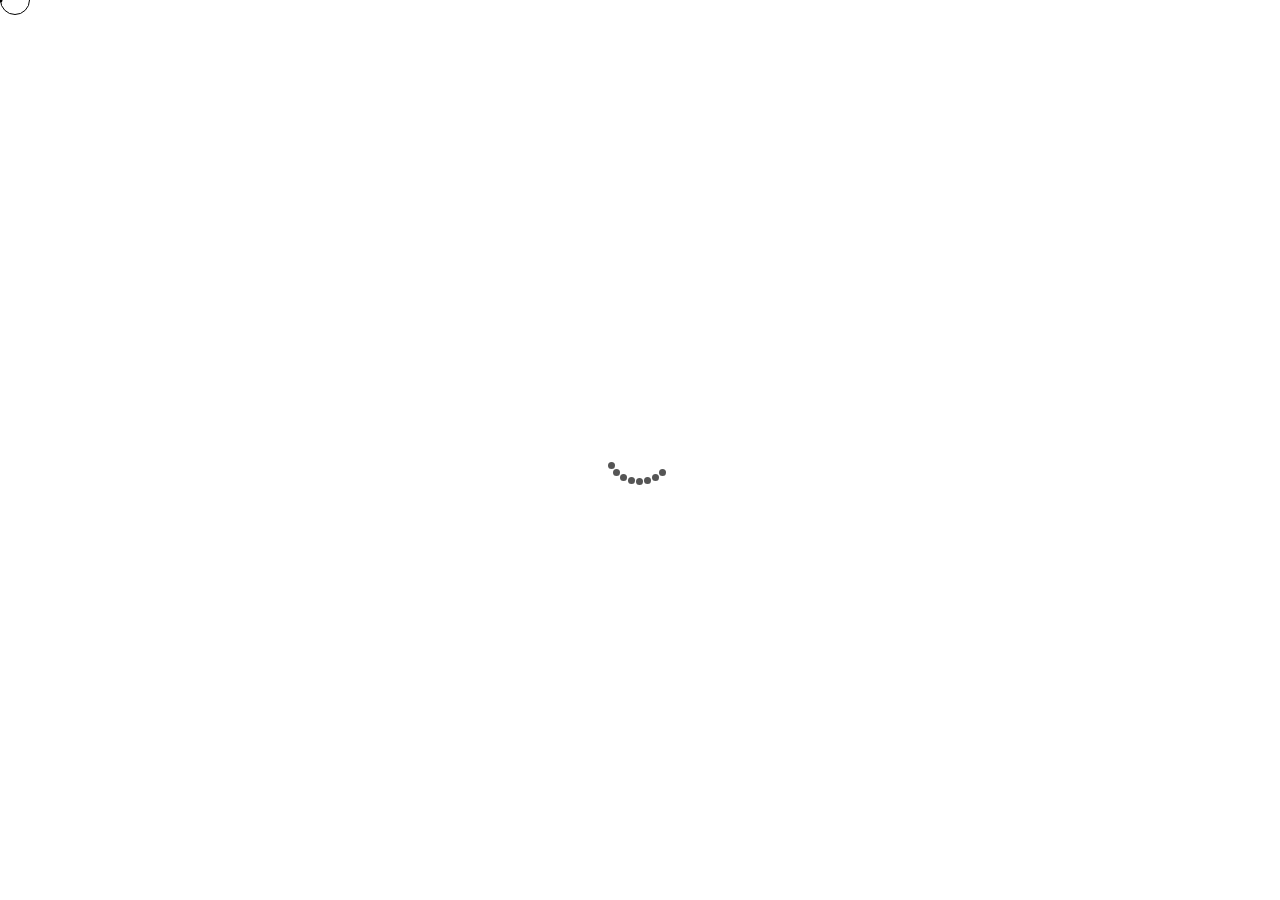
<file: masterly-html/demo-1/snow.html>
<!--========================================================= 
Item Name: Masterly - Personal Portfolio One Page HTML Template.
Author: ashishmaraviya
Version: 2
Copyright 2023
Author URI: https://themeforest.net/user/ashishmaraviya
============================================================-->
<!DOCTYPE html>
<html lang="en">

<head>
    <meta charset="UTF-8">
    <meta http-equiv="x-ua-compatible" content="ie=edge" />
    <meta name="viewport" content="width=device-width, initial-scale=1.0, minimum-scale=1.0">
    
    <title>Masterly - Personal Portfolio One Page HTML Template.</title>
    <meta name="keywords" content="personal portfolio, cv, resume, agency, bootstrap, clean, cv, designer, developer, freelancer, modern, one page portfolio, onepage, personal portfolio, responsive, resume, vcard" />
    <meta name="description" content="Best personal portfolio modern html template.">
    <meta name="author" content="ashishmaraviya">

    <!-- site Favicon -->
    <link rel="icon" href="assets/img/favicon/favicon.png" sizes="32x32" />

    <!-- css All Plugins Files -->
    <link rel="stylesheet" href="assets/css/plugins/animate.css" />
    <link rel="stylesheet" href="assets/css/plugins/swiper-bundle.min.css" />
    <link rel="stylesheet" href="assets/css/plugins/bootstrap.css" />
    <link rel="stylesheet" href="assets/css/plugins/jquery.fancybox.min.css" />    

    <!-- Main Style -->
    <link rel="stylesheet" id="main_style" href="assets/css/style.css" />
    <link rel="stylesheet" href="assets/css/responsive.css" />

</head>

<body class="body-bg">

    <!-- On change section animation -->
    <div id="overlay_shine"></div>

    <!-- Loader -->
    <div id="ms-overlay">
        <div class="ms-roller">
            <div></div><div></div><div></div><div></div><div></div><div></div><div></div><div></div>
        </div>
    </div>

    <!-- Header navigation section -->
    <header>
        <div class="sidebar-title">
            <h5>Menu</h5>
            <a href="javascript:void(0)" class="nav-close"><i class="fa fa-times" aria-hidden="true"></i></a>
        </div>
        <nav class="ms-navigation">
            <div>
                <ul>
                    <li><a href="javascript:void(0)" class="navs-link nav-home" data-section="ms-home"><i class="fa fa-home"></i><span>Home</span></a><span class="noty"><span>Home</span></span></li>
                    <li><a href="javascript:void(0)" class="navs-link nav-about" data-section="ms-about-section"><i class="fa fa-user"></i><span>About</span></a><span class="noty"><span>About</span></span></li>
                    <li><a href="javascript:void(0)" class="navs-link nav-experience" data-section="ms-experience-section"><i class="fa fa-briefcase"></i><span>Experience</span></a><span class="noty"><span>Experience</span></span></li>
                    <li><a href="javascript:void(0)" class="navs-link nav-portfolio" data-section="ms-portfolio-section"><i class="fas fa-folder-open"></i><span>Portfolio</span></a><span class="noty"><span>Portfolio</span></span></li>
                    <li><a href="javascript:void(0)" class="navs-link nav-news" data-section="ms-news-section"><i class="fas fa-newspaper"></i><span>News</span></a><span class="noty"><span>News</span></span></li>
                    <li><a href="javascript:void(0)" class="navs-link nav-contact" data-section="ms-contact-section"><i class="fa fa-envelope"></i><span>Contact</span></a><span class="noty"><span>Contact</span></span></li>
                </ul>
            </div>
        </nav>
        <ul class="ms-social">
            <li><a class="ms-btn-1" href="https://www.facebook.com/" target="_blank"><i class="fa fa-facebook" aria-hidden="true"></i></a></li>
            <li><a class="ms-btn-1" href="https://www.instagram.com/" target="_blank"><i class="fa fa-instagram" aria-hidden="true"></i></a></li>
            <li><a class="ms-btn-1" href="https://twitter.com/" target="_blank"><i class="fa fa-twitter" aria-hidden="true"></i></a></li>
            <li><a class="ms-btn-1" href="https://linkedin.com/" target="_blank"><i class="fa fa-linkedin" aria-hidden="true"></i></a></li>
        </ul>
    </header>
    <div class="header-overlay"></div>
    <a href="javascript:void(0)" class="nav-toggle"><i class="fa fa-bars" aria-hidden="true"></i></a>
    <!-- End Header navigation section -->

    <!-- Home section -->
    <section class="ms-home ms-home-snow ms-slide home-section body-bg">
        <div class="container-fluid p-0">
            <div class="ms-row">
                <div class="col-lg-6 col-md-12 border-content">
                    <div class="profile-img main-bg-black">
                        <canvas id="canvas"></canvas>
                        <div class="profile-detail">
                            <img src="assets/img/profile.jpg" alt="profile" data-tilt>
                            <ul class="ms-social">
                                <li><a href="https://www.facebook.com/" target="_blank"><i class="fa fa-facebook" aria-hidden="true"></i></a></li>
                                <li><a href="https://www.instagram.com/" target="_blank"><i class="fa fa-instagram" aria-hidden="true"></i></a></li>
                                <li><a href="https://twitter.com/" target="_blank"><i class="fa fa-twitter" aria-hidden="true"></i></a></li>
                                <li><a href="https://linkedin.com/" target="_blank"><i class="fa fa-linkedin" aria-hidden="true"></i></a></li>
                            </ul>
                        </div>
                    </div>
                </div>
                <div class="col-lg-6 col-md-12 border-content-color">
                    <div class="ms-detail">
                        <div class="info">
                            <h1>My Self <span>Maria Ilvor</span></h1>
                            <h2><span>-</span>I'm a Web Developer</h2>
                            <p>The goal isn't to build a website. The goal is to build your business. With Creative, flexible and affordable website design and development.</p>
                            <a class="custom-btn ms-btn m-r-5px" href="javascript:void(0)">Download CV</a>
                            <a class="custom-btn ms-btn-1 nav-about" href="javascript:void(0)">More Info</a>
                        </div>
                    </div>
                </div>
            </div>
        </div>
    </section> 
    <!-- Home section End -->

    <!-- About section -->
    <section class="ms-about-section ms-slide padding-tb-80 body-bg">
        <div class="container">
            <div class="row">
                <div class="section-title">
                    <h2>About<span> Me</span></h2>
                    <span class="ligh-title">About</span>
                </div>
                <div class="col-lg-6">
                    <div class="ms-about-detail">
                        <h4>Creativity bleeds from the pen of inspiration.</h4>
                        <p class="ms-text">I am your Brand Consultant having <b>8+ years</b> of experience in this field provides complete range of marketing materials and branding solution to any industry as well as corporate clients maintaining their reputation and increasing the brand awareness using PR & other print media & online marketing activities.</p>
                        <div class="ms-about-info">
                            <ul class="m-r-30">
                                <li><span class="title">Full Name<b>:</b></span>Maria Martin Ilvor</li>
                                <li><span class="title">Age<b>:</b></span>30 Years</li>
                                <li><span class="title">Language<b>:</b></span>English, Hindi, Gujarati</li>
                                <li><span class="title">Phone No<b>:</b></span>+00 9876543210</li>
                                <li><span class="title">Email<b>:</b></span>mail.example@gmail.com</li>
                                <li><span class="title">Address<b>:</b></span><span>Ruami Mello Moraes, - Salvador - MA, 40352, Brazil.</span></li>
                            </ul>
                        </div>
                    </div>
                </div>
                <div class="col-lg-6">
                    <div class="ms-skill-progress">
                        <h5>PHP</h5>
                        <div class="progress" data-percent="90%">
                            <div class="progress-done progress-done-php" role="progressbar">
                                <span>90%</span>
                            </div>
                        </div>
                        <h5>JAVASCRIPT</h5>
                        <div class="progress" data-percent="50%">
                            <div class="progress-done progress-done-js" role="progressbar">
                                <span>50%</span>
                            </div>
                        </div>
                        <h5>HTML</h5>
                        <div class="progress" data-percent="98%">
                            <div class="progress-done progress-done-html" role="progressbar">
                                <span>98%</span>
                            </div>
                        </div>
                        <h5>CSS</h5>
                        <div class="progress" data-percent="92%">
                            <div class="progress-done progress-done-css" role="progressbar">
                                <span>92%</span>
                            </div>
                        </div>
                        <h5>SCSS</h5>
                        <div class="progress" data-percent="70%">
                            <div class="progress-done progress-done-scss" role="progressbar">
                                <span>70%</span>
                            </div>
                        </div>
                        <h5>Photoshop</h5>
                        <div class="progress" data-percent="65%">
                            <div class="progress-done progress-done-ps" role="progressbar">
                                <span>65%</span>
                            </div>
                        </div>
                    </div>
                </div>
            </div>

            <!-- Service Block start -->
            <div class="row service-box p-t-80 m-tb-minus-12">
                <div class="col-lg-3 col-md-6 col-xs-12">
                    <div class="flipper">
                        <div class="main-box">
                            <div class="box-front height-300 white-bg">
                                <img class="bg-img svg_img" src="assets/img/service/1.svg" alt="Graphics Design"></img>
                                <div class="content-wrap">
                                    <img class="icofont icofont-headphone-alt font-40px dark-color svg_img" src="assets/img/service/1.svg" alt="Graphics Design"></img>
                                    <h3>Graphics Design</h3>
                                    <p>Develop the Visual Identity of Your Business</p>
                                </div>
                            </div>
                            <div class="box-back height-300 gradient-bg">
                                <div class="content-wrap">
                                <h3>Graphics Design</h3>
                                    <p>Develop the Visual Identity of Your Business</p>
                                    <a href="#" class="btn">Read more</a>
                                </div>
                            </div>
                        </div>
                    </div>
                </div>
                <div class="col-lg-3 col-md-6 col-xs-12">
                    <div class="flipper">
                        <div class="main-box">
                            <div class="box-front height-300 white-bg">
                                <img class="bg-img svg_img" src="assets/img/service/2.svg" alt="Graphics Design"></img>
                                <div class="content-wrap">
                                    <img class="icofont icofont-headphone-alt font-40px dark-color svg_img" src="assets/img/service/2.svg" alt="web design"></img>
                                    <h3>Web Design</h3>
                                    <p>Connect With Your Users, Not Just Your Business.</p>
                                </div>
                            </div>
                            <div class="box-back height-300 gradient-bg">
                                <div class="content-wrap">
                                    <h3>Web Design</h3>
                                    <p>Connect With Your Users, Not Just Your Business.</p>
                                    <a href="#" class="btn">Read more</a>
                                </div>
                            </div>
                        </div>
                    </div>
                </div>
                <div class="col-lg-3 col-md-6 col-xs-12">
                    <div class="flipper">
                        <div class="main-box">
                            <div class="box-front height-300 white-bg">
                                <img class="bg-img svg_img" src="assets/img/service/3.svg" alt="Graphics Design"></img>
                                <div class="content-wrap">
                                    <img class="icofont icofont-headphone-alt font-40px dark-color svg_img" src="assets/img/service/3.svg" alt="development"></img>
                                    <h3>Development</h3>
                                    <p>We Develop the Visual Identity of Your Business.</p>
                                </div>
                            </div>
                            <div class="box-back height-300 gradient-bg">
                                <div class="content-wrap">
                                    <h3>Development</h3>
                                    <p>We Develop the Visual Identity of Your Business.</p>
                                    <a href="#" class="btn">Read more</a>
                                </div>
                            </div>
                        </div>
                    </div>
                </div>
                <div class="col-lg-3 col-md-6 col-xs-12">
                    <div class="flipper">
                        <div class="main-box">
                            <div class="box-front height-300 white-bg">
                                <img class="bg-img svg_img" src="assets/img/service/4.svg" alt="Graphics Design"></img>
                                <div class="content-wrap">
                                    <img class="icofont icofont-headphone-alt font-40px dark-color svg_img" src="assets/img/service/4.svg" alt="seo friendly"></img>
                                    <h3>Seo Friendly</h3>
                                    <p>Taking your site at the top of Google's ranking.</p>
                                </div>
                            </div>
                            <div class="box-back height-300 gradient-bg">
                                <div class="content-wrap">
                                    <h3>Seo Friendly</h3>
                                    <p>Taking your site at the top of Google's ranking.</p>
                                    <a href="#" class="btn">Read more</a>
                                </div>
                            </div>
                        </div>
                    </div>
                </div>
            </div>
        </div>
    </section>
    <!-- About section End -->

    <!-- Start Experience & Education section -->
    <section class="ms-experience-section ms-slide padding-tb-80 body-bg">
        <div class="container">
            <div class="row">
                <div class="section-title">
                    <h2>My <span>Achievements</span></h2>
                    <span class="ligh-title">Achievements</span>
                </div>
                <div class="col-lg-6 col-md-12 col-sm-12">
                    <div class="education">
                        <h4>Education</h4>
                        <ul class="timeline">
                            <li class="timeline-item">
                                <div class="timeline-block">
                                    <div class="timeline-info">
                                        <span>June 15, 2013 - 2016</span>
                                    </div>
                                    <div class="timeline-marker"></div>
                                    <div class="timeline-content">
                                        <h5 class="timeline-title">Master in Computer Engineering<span class="sub">- First Class</span></h5>
                                        <p>Lorem Ipsum Commodo Dolor Sit Amet, Consectetur Adipisicing Elit, Sed Do Eiusmod Tempor Incididunt Ut Labore Et Dolore Magna Aliqua. Ut Enim Ad Minim Veniam</p>
                                    </div>
                                </div>
                            </li>
                            <li class="timeline-item">
                                <div class="timeline-block">
                                    <div class="timeline-info">
                                        <span>June 12, 2010 - 2013</span>
                                    </div>
                                    <div class="timeline-marker"></div>
                                    <div class="timeline-content">
                                        <h5 class="timeline-title">Bachelor in Computer Engineering<span class="sub">- First Class</span></h5>
                                        <p>Lorem Ipsum Commodo Dolor Sit Amet, Consectetur Adipisicing Elit, Sed Do Eiusmod Tempor Incididunt Ut Labore Et Dolore Magna Aliqua. Ut Enim Ad Minim Veniam</p>
                                    </div>
                                </div>
                            </li>
                            <li class="timeline-item">
                                <div class="timeline-block">
                                    <div class="timeline-info">
                                        <span>June 1, 2009 - 2010</span>
                                    </div>
                                    <div class="timeline-marker"></div>
                                    <div class="timeline-content">
                                        <h5 class="timeline-title">Higher Secondary<span class="sub">- (A+)</span></h5>
                                        <p>Lorem Ipsum Commodo Dolor Sit Amet, Consectetur Adipisicing Elit, Sed Do Eiusmod Tempor Incididunt Ut Labore Et Dolore Magna Aliqua. Ut Enim Ad Minim Veniam</p>
                                    </div>
                                </div>
                            </li>
                            <div class="timeline-period-end"></div>
                        </ul>
                        
                    </div>
                </div>
                <div class="col-lg-6 col-md-12 col-sm-12">
                    <div class="experiense">
                        <h4>Experiense</h4>
                        <ul class="timeline">
                            <li class="timeline-item">
                                <div class="timeline-block">
                                    <div class="timeline-info">
                                        <span>March 12, 2020</span>
                                    </div>
                                    <div class="timeline-marker"></div>
                                    <div class="timeline-content">
                                        <h5 class="timeline-title">Envato<span class="sub">- Team Leader</span></h5>
                                        <p>Lorem Ipsum Commodo Dolor Sit Amet, Consectetur Adipisicing Elit, Sed Do Eiusmod Tempor Incididunt Ut Labore Et Dolore Magna Aliqua. Ut Enim Ad Minim Veniam</p>
                                    </div>
                                </div>
                            </li>
                            <li class="timeline-item">
                                <div class="timeline-block">
                                    <div class="timeline-info">
                                        <span>January 23, 2018 - 2020</span>
                                    </div>
                                    <div class="timeline-marker"></div>
                                    <div class="timeline-content">
                                        <h5 class="timeline-title">Facebook Company<span class="sub">- Sr. Developer</span></h5>
                                        <p>Lorem Ipsum Commodo Dolor Sit Amet, Consectetur Adipisicing Elit, Sed Do Eiusmod Tempor Incididunt Ut Labore Et Dolore Magna Aliqua. Ut Enim Ad Minim Veniam</p>
                                    </div>
                                </div>
                            </li>
                            <li class="timeline-item">
                                <div class="timeline-block">
                                    <div class="timeline-info">
                                        <span>July 23, 2016 - 2018</span>
                                    </div>
                                    <div class="timeline-marker"></div>
                                    <div class="timeline-content">
                                        <h5 class="timeline-title">Twitter Company<span class="sub">- Jr. Developer</span></h5>
                                        <p>Lorem Ipsum Commodo Dolor Sit Amet, Consectetur Adipisicing Elit, Sed Do Eiusmod Tempor Incididunt Ut Labore Et Dolore Magna Aliqua. Ut Enim Ad Minim Veniam</p>
                                    </div>
                                </div>
                            </li>
                            <div class="timeline-period-end"></div>
                        </ul>
                    </div>
                </div>
            </div>
            <div class="row p-t-80 m-tb-minus-12 space-2 achive" id="counter">
                <div class="col-lg-3 col-md-6 col-6 p-tp-12">
                    <div class="count_block" data-tilt>
                        <h3><span class="counter counter-value" data-count="459">459</span>+</h3>
                        <p>Projects</p>
                    </div>
                </div>
                <div class="col-lg-3 col-md-6 col-6 p-tp-12" data-tilt>
                    <div class="count_block">
                        <h3><span class="counter counter-value" data-count="241">241</span>+</h3>
                        <p>Clients</p>
                    </div>
                </div>
                <div class="col-lg-3 col-md-6 col-6 p-tp-12" data-tilt>
                    <div class="count_block">
                        <h3 class="active-num"><span class="counter counter-value" data-count="56">56</span>+</h3>
                        <p>Countries</p>
                    </div>
                </div>
                <div class="col-lg-3 col-md-6 col-6 p-tp-12" data-tilt>
                    <div class="count_block">
                        <h3><span class="counter counter-value" data-count="15">15</span>+</h3>
                        <p>Awords</p>
                    </div>
                </div>
            </div>
        </div>
    </section>
    <!-- End Experience & Education Section -->

    <!-- Start Portfolio Section -->
    <section class="ms-portfolio-section ms-slide portfolio padding-tb-80 body-bg">
        <div class="container">
            <div class="section-title p-b-30">
                <h2>My <span>Portfolio</span></h2>
                <span class="ligh-title">Portfolio</span>
            </div>
            <div class="row m-b-minus-24px">
                <div class="portfolio-content">
                    <div>
                        <div class="row">
                            <div class="col-sm-12">
                                <div class="portfolio-tabs">
                                    <ul>
                                        <li class="filter" data-filter="all">ALL</li>
                                        <li class="filter" data-filter=".design">DESIGN</li>
                                        <li class="filter" data-filter=".development">DEVELOPMENT</li>
                                        <li class="filter" data-filter=".graphics">GRAPHICS</li>
                                        <li class="filter" data-filter=".templates">Templates</li>
                                    </ul>
                                </div>
                            </div>
                            <div class="col-md-12 col-sm-12">
                                <div class="portfolio-content-items">
                                    <div class="row">
                                        <div class="col-lg-4 col-md-6 col-xs-12 mix graphics templates">
                                            <div class="hovereffect">
                                                <div class="portfolio-img">
                                                    <img src="assets/img/portfolio/11.jpg" alt="graphics">
                                                    <h3><span>3D Graphics</span><span>Templates</span></h3>
                                                </div>
                                                <div class="overlay">
                                                    <div class="overlay-info">
                                                        <a class="info" href="#"><i class="fa fa-link" aria-hidden="true"></i></a>
                                                        <a class="info" data-fancybox="gallery" href="assets/img/portfolio/1.jpg"><i class="fa fa-search" aria-hidden="true"></i></a>
                                                    </div>
                                                </div>
                                            </div>
                                        </div>
                                        <div class="col-lg-4 col-md-6 col-xs-12 mix design">
                                            <div class="hovereffect">
                                                <div class="portfolio-img">
                                                    <img src="assets/img/portfolio/22.jpg" alt="design">
                                                    <h3><span>Web Design</span></h3>
                                                </div>
                                                <div class="overlay">
                                                    <div class="overlay-info">
                                                        <a class="info" href="#"><i class="fa fa-link" aria-hidden="true"></i></a>
                                                        <a class="info" data-fancybox="gallery" href="assets/img/portfolio/2.jpg"><i class="fa fa-search" aria-hidden="true"></i></a>
                                                    </div>
                                                </div>
                                            </div>
                                        </div>
                                        <div class="col-lg-4 col-md-6 col-xs-12 mix design">
                                            <div class="hovereffect">
                                                <div class="portfolio-img">
                                                    <img src="assets/img/portfolio/33.jpg" alt="design">
                                                    <h3><span>Web Design</span></h3>
                                                </div>
                                                <div class="overlay">
                                                    <div class="overlay-info">
                                                        <a class="info" href="#"><i class="fa fa-link" aria-hidden="true"></i></a>
                                                        <a class="info" data-fancybox="gallery" href="assets/img/portfolio/3.jpg"><i class="fa fa-search" aria-hidden="true"></i></a>
                                                    </div>
                                                </div>
                                            </div>
                                        </div>
                                        <div class="col-lg-4 col-md-6 col-xs-12 mix development">
                                            <div class="hovereffect">
                                                <div class="portfolio-img">
                                                    <img src="assets/img/portfolio/44.jpg" alt="development">
                                                    <h3><span>Development</span></h3>
                                                </div>
                                                <div class="overlay">
                                                    <div class="overlay-info">
                                                        <a class="info" href="#"><i class="fa fa-link" aria-hidden="true"></i></a>
                                                        <a class="info" data-fancybox="gallery" href="assets/img/portfolio/4.jpg"><i class="fa fa-search" aria-hidden="true"></i></a>
                                                    </div>
                                                </div>
                                            </div>
                                        </div>
                                        <div class="col-lg-4 col-md-6 col-xs-12 mix templates design">
                                            <div class="hovereffect">
                                                <div class="portfolio-img">
                                                    <img src="assets/img/portfolio/55.jpg" alt="templates">
                                                    <h3><span>Templates</span><span>Web Design</span></h3>
                                                </div>
                                                <div class="overlay">
                                                    <div class="overlay-info">
                                                        <a class="info" href="#"><i class="fa fa-link" aria-hidden="true"></i></a>
                                                        <a class="info" data-fancybox="gallery" href="assets/img/portfolio/5.jpg"><i class="fa fa-search" aria-hidden="true"></i></a>
                                                    </div>
                                                </div>
                                            </div>
                                        </div>
                                        <div class="col-lg-4 col-md-6 col-xs-12 mix development graphics">
                                            <div class="hovereffect">
                                                <div class="portfolio-img">
                                                    <img src="assets/img/portfolio/66.jpg" alt="development">
                                                    <h3><span>Development</span><span>3D Graphics</span></h3>
                                                </div>
                                                <div class="overlay">
                                                    <div class="overlay-info">
                                                        <a class="info" href="#"><i class="fa fa-link" aria-hidden="true"></i></a>
                                                        <a class="info" data-fancybox="gallery" href="assets/img/portfolio/6.jpg"><i class="fa fa-search" aria-hidden="true"></i></a>
                                                    </div>
                                                </div>
                                            </div>
                                        </div>
                                    </div>
                                </div>
                            </div>
                        </div>
                    </div>
                </div>
            </div>
        </div>
    </section>
    <!-- End Portfolio Section -->

    <!-- Start News Section -->
    <section class="ms-news-section ms-slide padding-tb-80 body-bg">
        <div class="container">
            <div class="section-title">
                <h2>Latest <span>News</span></h2>
                <span class="ligh-title">News</span>
            </div>
            <div class="row m-b-minus-24px">
                <div class="col-lg-4 col-md-6">
                    <div class="news-info">
                        <figure class="news-img"><a href="#"><img src="assets/img/news/1.jpg" alt="news imag"></a>
                        </figure>
                        <div class="detail">
                            <label>July 30,2019 - <a href="#">Marketing</a></label>
                            <h3><a href="#">Marketing Guide: 5 Steps to Success.</a></h3>
                            <p class="text-length">"Lorem Ipsum is simply dummy text of the printing and typesetting industry.</p>
                            <div class="more-info">
                                <a href="#">Read More<span></span></a>
                            </div>
                        </div>
                    </div>
                </div>
                <div class="col-lg-4 col-md-6">
                    <div class="news-info">
                        <figure class="news-img"><a href="#"><img src="assets/img/news/2.jpg" alt="news imag"></a>
                        </figure>
                        <div class="detail">
                            <label>July 30,2019 - <a href="#">Business</a></label>
                            <h3><a href="#">Best way to solve business deal issue.</a></h3>
                            <p class="text-length">"Lorem Ipsum is simply dummy text of the printing and typesetting industry.</p>
                            <div class="more-info">
                                <a href="#">Read More<span></span></a>
                            </div>
                        </div>
                    </div>
                </div>
                <div class="col-lg-4 col-md-6">
                    <div class="news-info">
                        <figure class="news-img"><a href="#"><img src="assets/img/news/3.jpg" alt="news imag"></a>
                        </figure>
                        <div class="detail">
                            <label>July 30,2019 - <a href="#">Knowledge</a></label>
                            <h3><a href="#">31 customer service stats know in 2019.</a></h3>
                            <p class="text-length">"Lorem Ipsum is simply dummy text of the printing and typesetting industry.</p>
                            <div class="more-info">
                                <a href="#">Read More<span></span></a>
                            </div>
                        </div>
                    </div>
                </div>
                <div class="col-lg-4 col-md-6">
                    <div class="news-info">
                        <figure class="news-img"><a href="#"><img src="assets/img/news/4.jpg" alt="news imag"></a>
                        </figure>
                        <div class="detail">
                            <label>July 30,2019 - <a href="#">Business</a></label>
                            <h3><a href="#">Business ideas to grow your business.</a></h3>
                            <p class="text-length">"Lorem Ipsum is simply dummy text of the printing and typesetting industry.</p>
                            <div class="more-info">
                                <a href="#">Read More<span></span></a>
                            </div>
                        </div>
                    </div>
                </div>
                <div class="col-lg-4 col-md-6">
                    <div class="news-info">
                        <figure class="news-img"><a href="#"><img src="assets/img/news/5.jpg" alt="news imag"></a>
                        </figure>
                        <div class="detail">
                            <label>July 30,2019 - <a href="#">Marketing</a></label>
                            <h3><a href="#">Marketing Guide: 5 Steps to Success.</a></h3>
                            <p class="text-length">"Lorem Ipsum is simply dummy text of the printing and typesetting industry.</p>
                            <div class="more-info">
                                <a href="#">Read More<span></span></a>
                            </div>
                        </div>
                    </div>
                </div>
                <div class="col-lg-4 col-md-6">
                    <div class="news-info">
                        <figure class="news-img"><a href="#"><img src="assets/img/news/6.jpg" alt="news imag"></a>
                        </figure>
                        <div class="detail">
                            <label>July 30,2019 - <a href="#">Knowledge</a></label>
                            <h3><a href="#">31 customer service stats know in 2019.</a></h3>
                            <p class="text-length">"Lorem Ipsum is simply dummy text of the printing and typesetting industry.</p>
                            <div class="more-info">
                                <a href="#">Read More<span></span></a>
                            </div>
                        </div>
                    </div>
                </div>
                <div class="col-md-12">
                    <div class="ms-pagination">
                        <ul>
                            <li><a href="#"><i class="fa fa-angle-double-left"></i></a></li>
                            <li><a href="#" class="active">1</a></li>
                            <li><a href="#">2</a></li>
                            <li><a href="#">3</a></li>
                            <li class="dots">...</li>
                            <li><a href="#">9</a></li>
                            <li><a href="#"><i class="fa fa-angle-double-right"></i></a></li>
                    </div>
                </div>
            </div>
        </div>
    </section>
    <!-- End News Section -->

    <!-- Start Contact Section -->
    <section class="ms-contact-section ms-slide padding-tb-80 body-bg">
        <div class="container d-block">
            <div class="section-title">
                <h2>Get in <span>Touch</span></h2>
                <span class="ligh-title">Contact</span>
            </div>
            <div class="row">
                <div class="col-md-6">
                    <iframe src="//maps.google.com/maps?q=-12.942227,-38.480291&z=15&output=embed" allowfullscreen=""></iframe>
                </div>
                <div class="col-md-6">
                    <form>
                        <div class="form-group">
                            <input type="text" class="form-control" id="fname" placeholder="Full Name">
                        </div>
                        <div class="form-group">
                          <input type="email" class="form-control" id="umail" placeholder="Email">
                        </div>
                        <div class="form-group">
                            <input type="text" class="form-control" id="phone" placeholder="Phone">
                        </div>
                        <div class="form-group">
                          <textarea class="form-control" id="exampleFormControlTextarea1" rows="3" placeholder="Message"></textarea>
                        </div>
                        <button type="submit" class="custom-btn ms-btn-1">Submit</button>
                      </form>
                </div>
            </div>
            <div class="row p-t-80 ms-contact-detail m-tb-minus-12">
                <div class="col-xs-12 col-sm-6 col-lg-4 p-tp-12">
                    <div class="ms-box">							
                        <div class="detail">
                            <div class="icon"><i class="fa fa-envelope" aria-hidden="true"></i></div>
                            <div class="info">
                                <h3 class="title">Mail & Website</h3>
                                <p>
                                    <i class="fa fa-envelope" aria-hidden="true"></i> &nbsp mail.example@gmail.com
                                </p>
                                <p>
                                    <i class="fa fa-globe" aria-hidden="true"></i> &nbsp www.yourdomain.com
                                </p>
                            </div>
                        </div>
                        <div class="space"></div>
                    </div> 
                </div>
                    
                <div class="col-xs-12 col-sm-6 col-lg-4 p-tp-12">
                    <div class="ms-box">							
                        <div class="detail">
                            <div class="icon"><i class="fa fa-mobile" aria-hidden="true"></i></div>
                            <div class="info">
                                <h3 class="title">Contact</h3>
                                <p>
                                    <i class="fa fa-mobile" aria-hidden="true"></i> &nbsp (+91)-9876XXXXX
                                </p>
                                <p>
                                    <i class="fa fa-mobile" aria-hidden="true"></i> &nbsp  (+91)-987654XXXX
                                </p>
                            </div>
                        </div>
                        <div class="space"></div>
                    </div> 
                </div>
                    
                <div class="col-xs-12 col-sm-6 col-lg-4 p-tp-12 m-auto">
                    <div class="ms-box">							
                        <div class="detail">
                            <div class="icon"><i class="fa fa-map-marker" aria-hidden="true"></i></div>
                            <div class="info">
                                <h3 class="title">Address</h3>
                                <p>
                                    <i class="fa fa-map-marker" aria-hidden="true"></i> &nbsp Ruami Mello Moraes Filho, 987 - Salvador - MA, 40352, Brazil.
                                </p>
                            </div>
                        </div>
                        <div class="space"></div>
                    </div> 
                </div>		    
                <!-- /Boxes de Acoes -->
            </div>
        </div>
    </section>
    <!-- End Contact Section -->

    <!-- Theme Custom Cursors -->
    <div class="ms-cursor"></div>
    <div class="ms-cursor-2"></div>

    <!-- Plugins JS -->
    <script src="assets/js/plugins/jquery-3.5.1.min.js"></script>
    <script src="assets/js/plugins/bootstrap.bundle.min.js"></script>
    <script src="assets/js/plugins/jquery.fancybox.min.js"></script>
    <script src="assets/js/plugins/mixitup.min.js"></script>
    <script src="assets/js/plugins/fontawesome.js"></script>
    <script src="assets/js/plugins/tilt.jquery.js"></script>
    <!-- theme snow script -->
    <script src="assets/js/plugins/snow.js"></script>
    <!-- Main Js -->
    <script src="assets/js/ms-tools.js"></script>
    <script src="assets/js/main.js"></script>
</body>

</html>
</file>
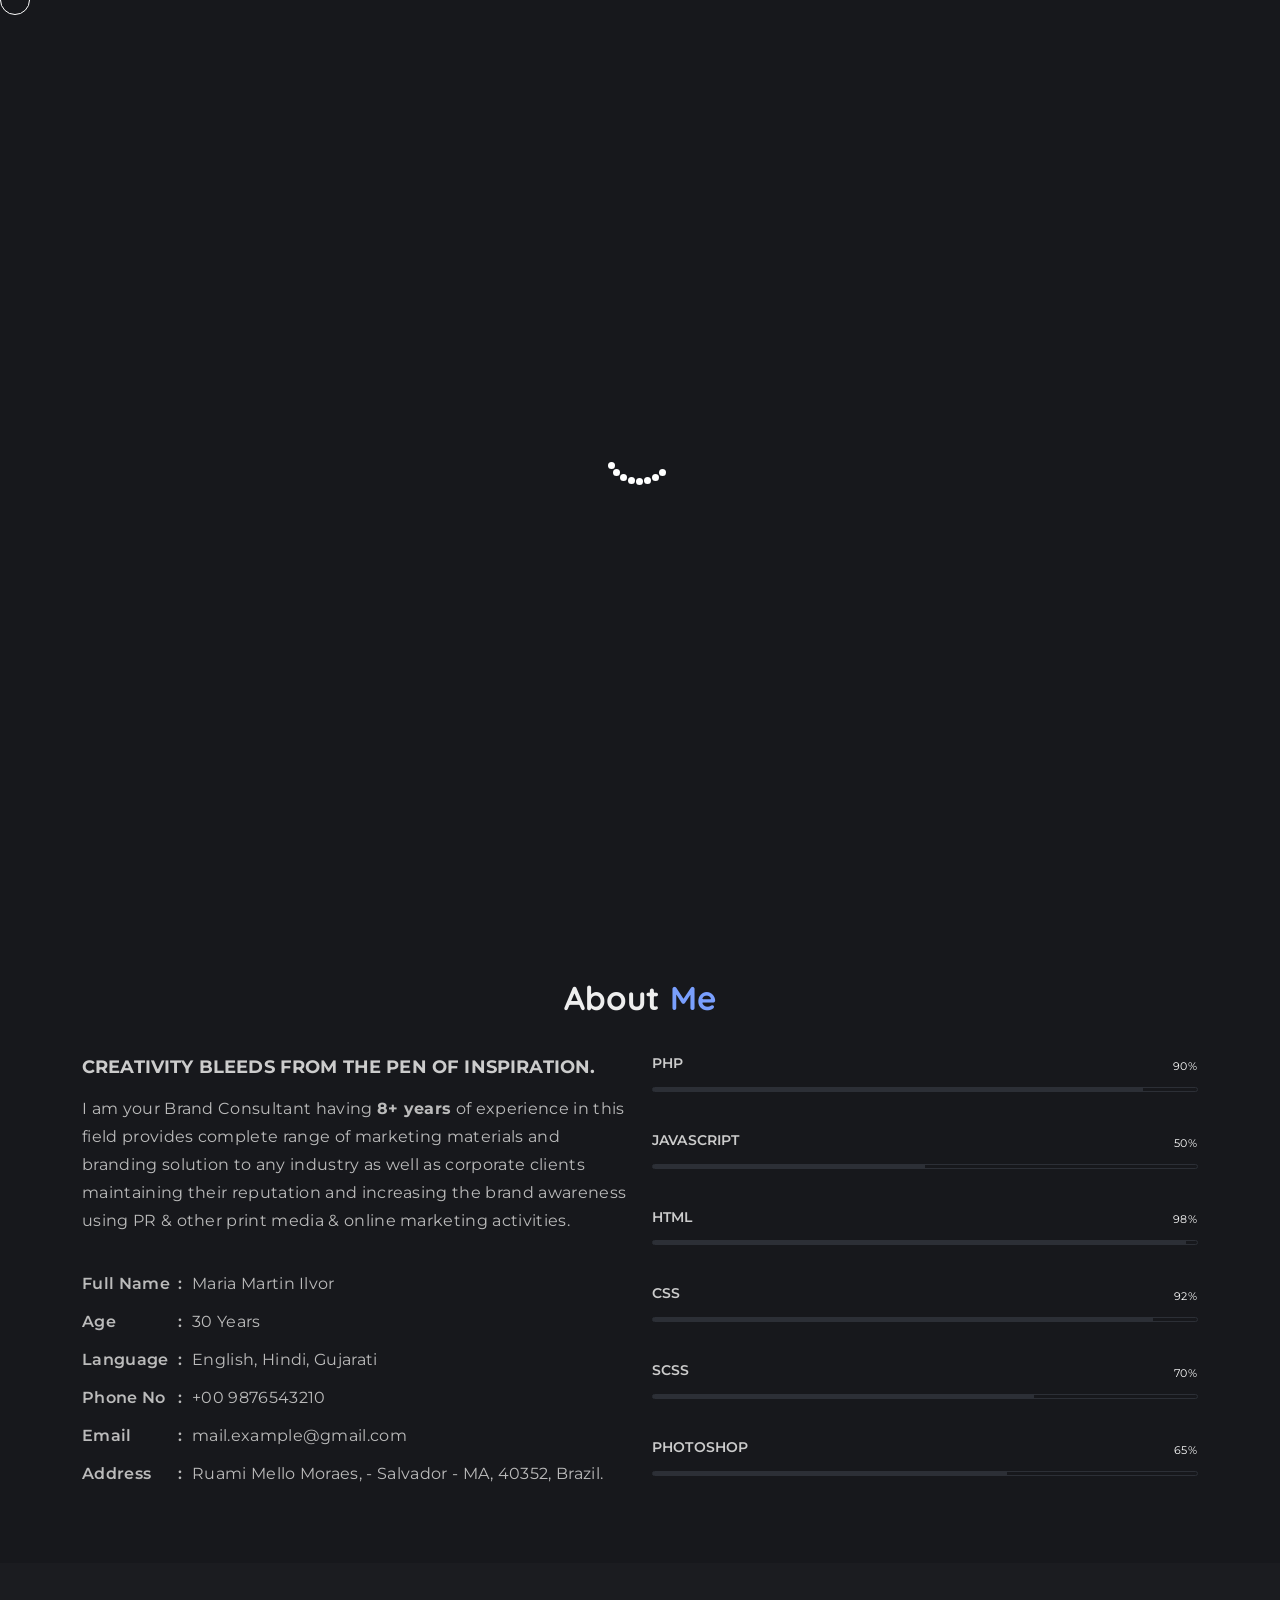
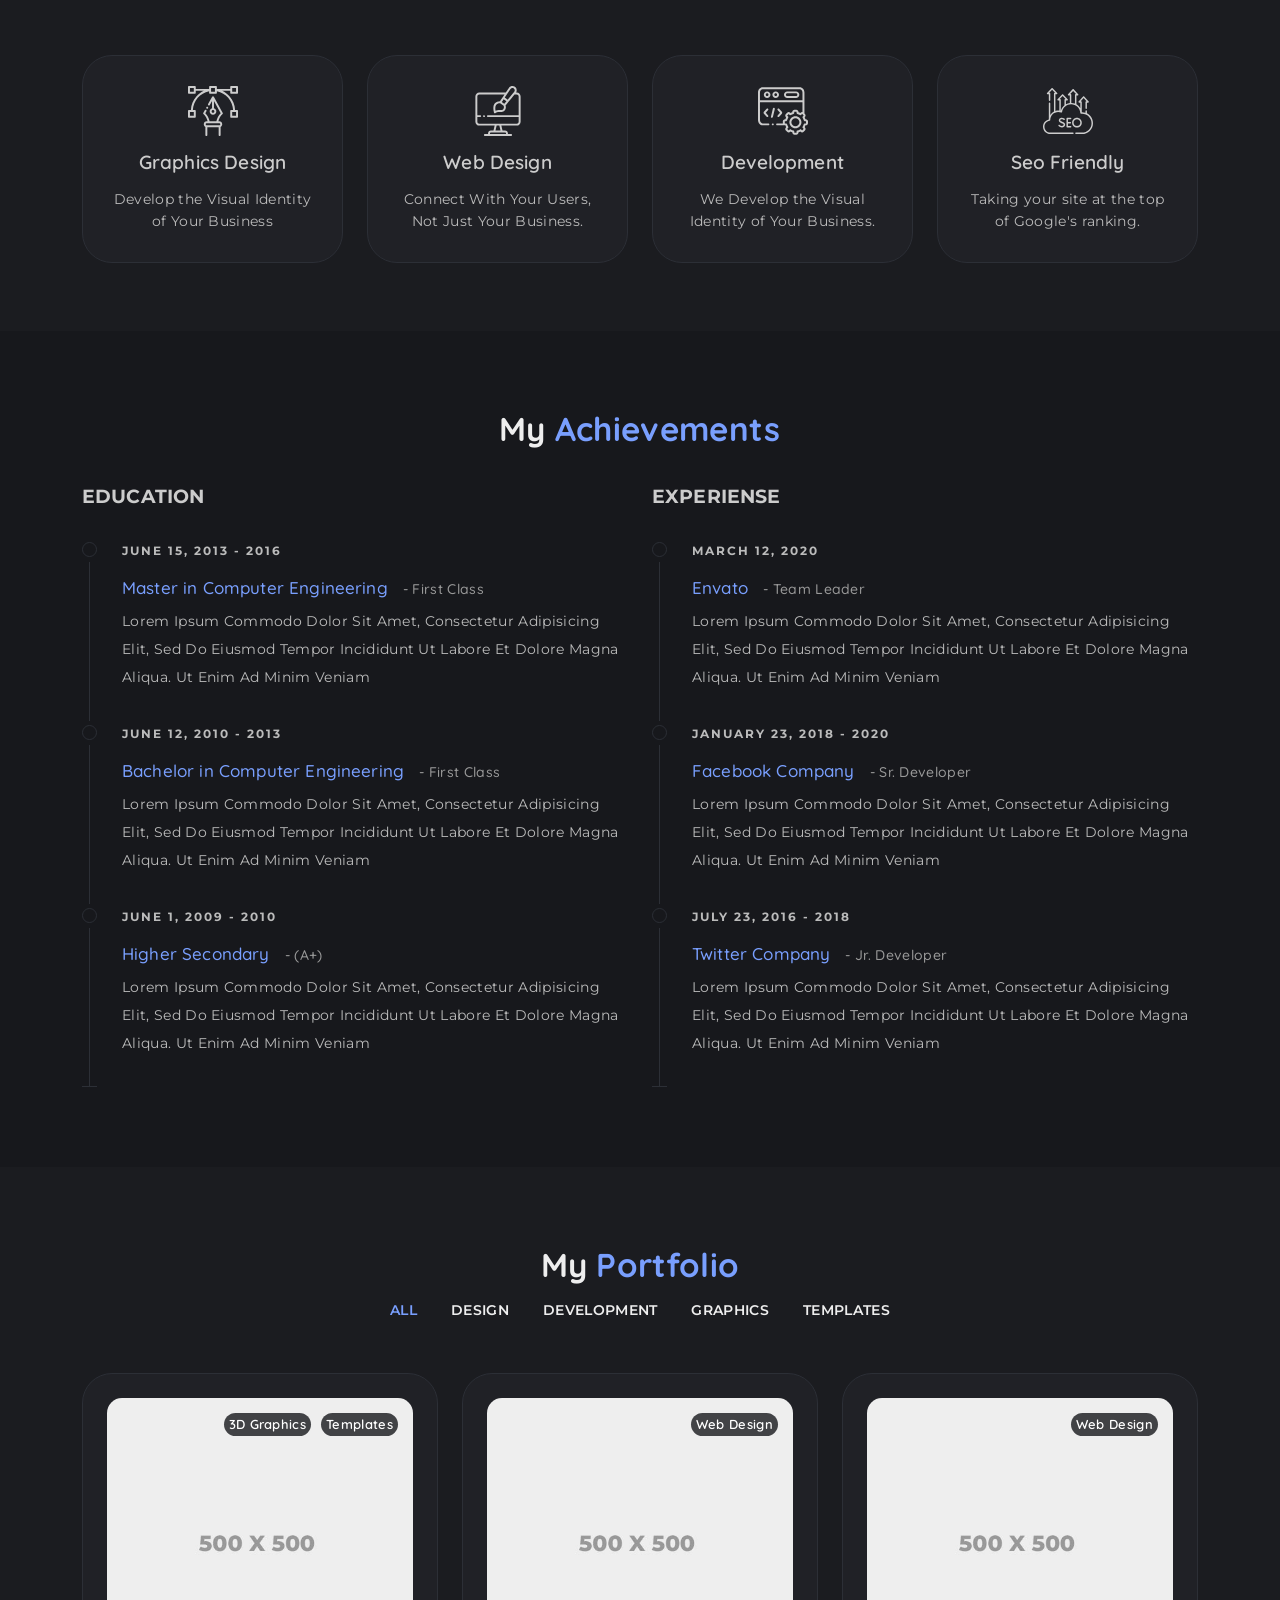
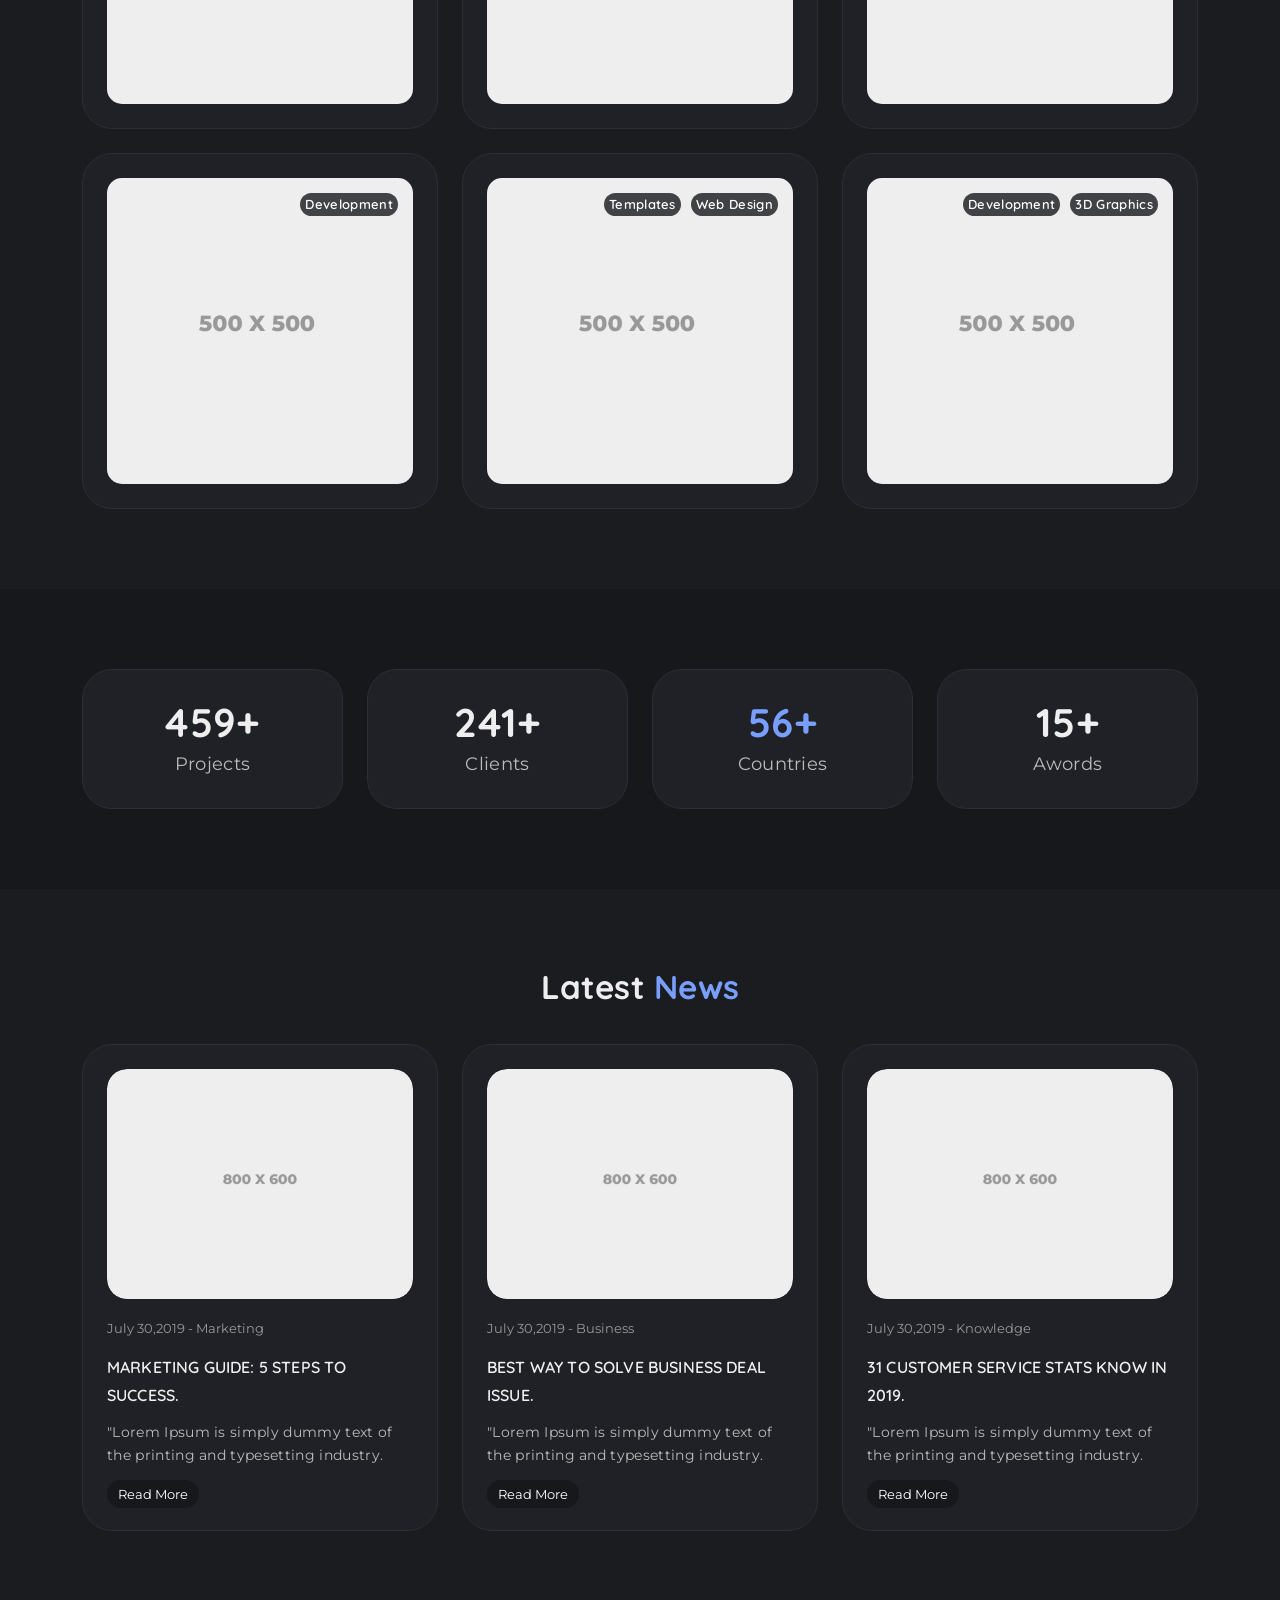
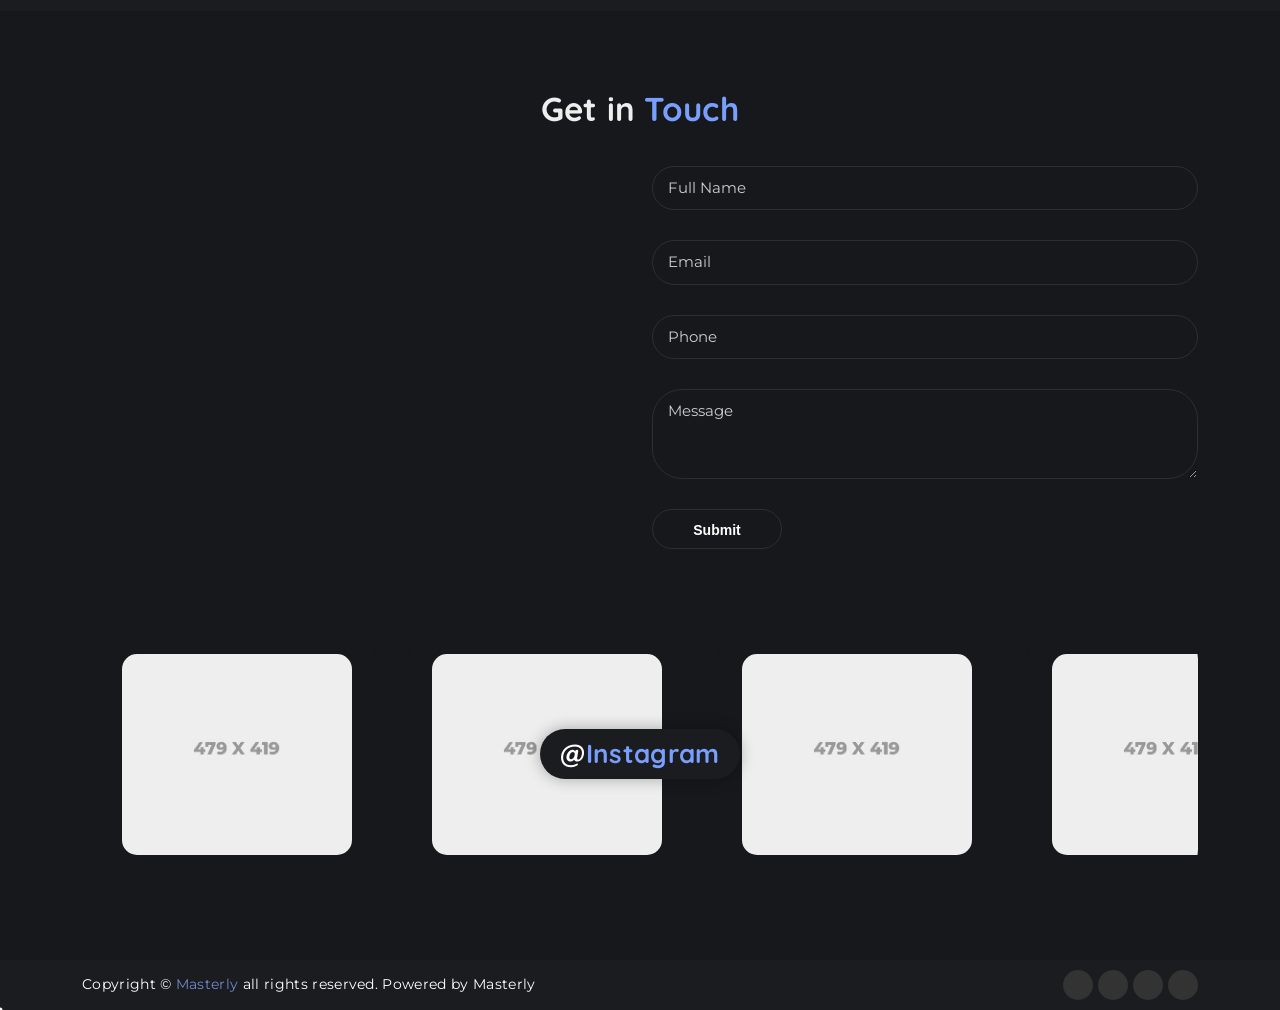
<file: masterly-html/demo-2/dark.html>
<!--========================================================= 
Item Name: Masterly - Personal Portfolio One Page HTML Template.
Author: ashishmaraviya
Version: 2
Copyright 2023
Author URI: https://themeforest.net/user/ashishmaraviya
============================================================-->
<!DOCTYPE html>
<html lang="en">

<head>
    <meta charset="UTF-8">
    <meta http-equiv="x-ua-compatible" content="ie=edge" />
    <meta name="viewport" content="width=device-width, initial-scale=1.0, minimum-scale=1.0">
    
    <title>Masterly - Personal Portfolio One Page HTML Template.</title>
    <meta name="keywords" content="personal portfolio, cv, resume, agency, bootstrap, clean, cv, designer, developer, freelancer, modern, one page portfolio, onepage, personal portfolio, responsive, resume, vcard" />
    <meta name="description" content="Best personal portfolio modern html template.">
    <meta name="author" content="ashishmaraviya">

    <!-- site Favicon -->
    <link rel="icon" href="assets/img/favicon/favicon.png" sizes="32x32" />

    <!-- css All Plugins Files -->
    <!-- <link rel="stylesheet" href="assets/css/plugins/animate.css" /> -->
    <link rel="stylesheet" href="assets/css/plugins/swiper-bundle.min.css" />
    <link rel="stylesheet" href="assets/css/plugins/bootstrap.css" />
    <link rel="stylesheet" href="assets/css/plugins/jquery.fancybox.min.css" />    
    <link rel="stylesheet" href="assets/css/plugins/aos.min.css" />    
    <link rel="stylesheet" href="assets/css/plugins/owl.carousel.min.css" />    

    <!-- Main Style -->
    <link rel="stylesheet" id="main_style" href="assets/css/style.css" />
    <link rel="stylesheet" href="assets/css/responsive.css" />
    <link rel="stylesheet" class="dark-mode" href="assets/css/dark.css">

</head>

<body class="body-bg">

    <div id="ms-overlay">
        <div class="ms-roller">
            <div></div><div></div><div></div><div></div><div></div><div></div><div></div><div></div>
        </div>
    </div>

    <!-- Header section -->
    <header class="ms-static">
        <div class="container">
            <div class="nav-sec">
                <nav class="navbar navbar-expand-lg navbar-dark">
                    <div class="container-fluid">
                    <a class="navbar-brand" href="index.html"><img src="assets/img/logo/logo.png" alt="logo"></a>
                    <button class="navbar-toggler" type="button" data-bs-toggle="collapse" data-bs-target="#navbarSupportedContent" aria-controls="navbarSupportedContent" aria-expanded="false" aria-label="Toggle navigation">
                        <i class="fa fa-bars" aria-hidden="true"></i>
                    </button>
                    <div class="collapse navbar-collapse" id="navbarSupportedContent">
                        <ul class="navbar-nav mb-2 ml-auto" id="top-menu">
                        <li class="nav-item active">
                            <a class="nav-link ms-nav" aria-current="page" href="#home">Home</a>
                        </li>
                        <li class="nav-item">
                            <a class="nav-link ms-nav" href="#about">About</a>
                        </li>
                        <li class="nav-item">
                            <a class="nav-link ms-nav" href="#experience">Experience</a>
                        </li>
                        <li class="nav-item">
                            <a class="nav-link ms-nav" href="#portfolio">Portfolio</a>
                        </li>
                        <li class="nav-item">
                            <a class="nav-link ms-nav" href="#news">News</a>
                        </li>
                        <li class="nav-item">
                            <a class="nav-link ms-nav" href="#contact">Contact Us</a>
                        </li>
                        </ul>
                    </div>
                    </div>
                </nav>
            </div>
        </div>
    </header>

    <!-- Home section -->
    <section id="home" class="ms-home home-section ms-section bg-shape-hero">
        <div class="container p-0">
            <div class="ms-row">
                <div class="profile-img" data-aos="fade-up" data-aos-duration="4000">
                    <div class="profile-detail">
                        <img src="assets/img/profile.png" class="profile" alt="profile">
                        
                    </div>
                </div>
                <div class="ms-detail" data-aos="fade-up" data-aos-duration="2000">
                    <div class="info">
                        <h1>My Self <span>Maria Ilvor</span></h1>
                        <h2><span>-</span>I'm a Web Developer</h2>
                        <p>The goal isn't to build a website. The goal is to build your business. With Creative, flexible and affordable website design and development.</p>
                        <a class="custom-btn ms-btn m-r-5px" href="javascript:void(0)">Download CV</a>
                        <a class="custom-btn ms-btn-1 nav-about" href="javascript:void(0)">More Info</a>
                    </div>
                </div>
                <div class="scroll-down"></div>
            </div>
        </div>
    </section> 
    <!-- Home section End -->

    <!-- About section -->
    <section id="about" class="ms-about-section ms-section padding-tb-80 body-bg">
        <div class="container">
            <div class="row">
                <div class="section-title">
                    <h2>About<span> Me</span></h2>
                    <span class="ligh-title">About</span>
                </div>
                <div class="col-lg-6">
                    <div class="ms-about-detail">
                        <h4>Creativity bleeds from the pen of inspiration.</h4>
                        <p class="ms-text">I am your Brand Consultant having <b>8+ years</b> of experience in this field provides complete range of marketing materials and branding solution to any industry as well as corporate clients maintaining their reputation and increasing the brand awareness using PR & other print media & online marketing activities.</p>
                        <div class="ms-about-info">
                            <ul class="m-r-30">
                                <li><span class="title">Full Name<b>:</b></span>Maria Martin Ilvor</li>
                                <li><span class="title">Age<b>:</b></span>30 Years</li>
                                <li><span class="title">Language<b>:</b></span>English, Hindi, Gujarati</li>
                                <li><span class="title">Phone No<b>:</b></span>+00 9876543210</li>
                                <li><span class="title">Email<b>:</b></span>mail.example@gmail.com</li>
                                <li><span class="title">Address<b>:</b></span><span>Ruami Mello Moraes, - Salvador - MA, 40352, Brazil.</span></li>
                            </ul>
                        </div>
                    </div>
                </div>
                <div class="col-lg-6">
                    <div class="ms-skill-progress">
                        <h5>PHP</h5>
                        <div class="progress" data-percent="90%">
                            <div class="progress-done progress-done-php" role="progressbar">
                                <span>90%</span>
                            </div>
                        </div>
                        <h5>JAVASCRIPT</h5>
                        <div class="progress" data-percent="50%">
                            <div class="progress-done progress-done-js" role="progressbar">
                                <span>50%</span>
                            </div>
                        </div>
                        <h5>HTML</h5>
                        <div class="progress" data-percent="98%">
                            <div class="progress-done progress-done-html" role="progressbar">
                                <span>98%</span>
                            </div>
                        </div>
                        <h5>CSS</h5>
                        <div class="progress" data-percent="92%">
                            <div class="progress-done progress-done-css" role="progressbar">
                                <span>92%</span>
                            </div>
                        </div>
                        <h5>SCSS</h5>
                        <div class="progress" data-percent="70%">
                            <div class="progress-done progress-done-scss" role="progressbar">
                                <span>70%</span>
                            </div>
                        </div>
                        <h5>Photoshop</h5>
                        <div class="progress" data-percent="65%">
                            <div class="progress-done progress-done-ps" role="progressbar">
                                <span>65%</span>
                            </div>
                        </div>
                    </div>
                </div>
            </div>           
        </div>
    </section>
    <!-- About section End -->

    <!-- Start service section -->
    <section id="service" class="ms-service-section ms-section padding-tb-80 bg-shape">
        <div class="container">
            <div class="section-title d-none">
                <h2>My<span> service</span></h2>
                <span class="ligh-title">service</span>
            </div>
            <div class="row service-box m-b-minus-24px">
                <div class="col-lg-3 col-md-6 col-xs-12" data-aos="fade-up" data-aos-duration="2000" data-aos-delay="200">
                    <div class="flipper">
                        <div class="main-box">
                            <div class="box-front height-300 white-bg">
                                <img class="bg-img svg_img" src="assets/img/service/1.svg" alt="Graphics Design">
                                <div class="content-wrap">
                                    <img class="icofont icofont-headphone-alt font-40px dark-color svg_img" src="assets/img/service/1.svg" alt="Graphics Design">
                                    <h3>Graphics Design</h3>
                                    <p>Develop the Visual Identity of Your Business</p>
                                </div>
                            </div>
                            <div class="box-back height-300 gradient-bg">
                                <div class="content-wrap">
                                <h3>Graphics Design</h3>
                                    <p>Develop the Visual Identity of Your Business</p>
                                    <a href="#" class="btn">Read more</a>
                                </div>
                            </div>
                        </div>
                    </div>
                </div>
                <div class="col-lg-3 col-md-6 col-xs-12" data-aos="fade-up" data-aos-duration="2000" data-aos-delay="300">
                    <div class="flipper">
                        <div class="main-box">
                            <div class="box-front height-300 white-bg">
                                <img class="bg-img svg_img" src="assets/img/service/2.svg" alt="Graphics Design">
                                <div class="content-wrap">
                                    <img class="icofont icofont-headphone-alt font-40px dark-color svg_img" src="assets/img/service/2.svg" alt="web design">
                                    <h3>Web Design</h3>
                                    <p>Connect With Your Users, Not Just Your Business.</p>
                                </div>
                            </div>
                            <div class="box-back height-300 gradient-bg">
                                <div class="content-wrap">
                                    <h3>Web Design</h3>
                                    <p>Connect With Your Users, Not Just Your Business.</p>
                                    <a href="#" class="btn">Read more</a>
                                </div>
                            </div>
                        </div>
                    </div>
                </div>
                <div class="col-lg-3 col-md-6 col-xs-12" data-aos="fade-up" data-aos-duration="2000" data-aos-delay="400">
                    <div class="flipper">
                        <div class="main-box">
                            <div class="box-front height-300 white-bg">
                                <img class="bg-img svg_img" src="assets/img/service/3.svg" alt="Graphics Design">
                                <div class="content-wrap">
                                    <img class="icofont icofont-headphone-alt font-40px dark-color svg_img" src="assets/img/service/3.svg" alt="development">
                                    <h3>Development</h3>
                                    <p>We Develop the Visual Identity of Your Business.</p>
                                </div>
                            </div>
                            <div class="box-back height-300 gradient-bg">
                                <div class="content-wrap">
                                    <h3>Development</h3>
                                    <p>We Develop the Visual Identity of Your Business.</p>
                                    <a href="#" class="btn">Read more</a>
                                </div>
                            </div>
                        </div>
                    </div>
                </div>
                <div class="col-lg-3 col-md-6 col-xs-12" data-aos="fade-up" data-aos-duration="2000" data-aos-delay="500">
                    <div class="flipper">
                        <div class="main-box">
                            <div class="box-front height-300 white-bg">
                                <img class="bg-img svg_img" src="assets/img/service/4.svg" alt="Graphics Design">
                                <div class="content-wrap">
                                    <img class="icofont icofont-headphone-alt font-40px dark-color svg_img" src="assets/img/service/4.svg" alt="seo friendly">
                                    <h3>Seo Friendly</h3>
                                    <p>Taking your site at the top of Google's ranking.</p>
                                </div>
                            </div>
                            <div class="box-back height-300 gradient-bg">
                                <div class="content-wrap">
                                    <h3>Seo Friendly</h3>
                                    <p>Taking your site at the top of Google's ranking.</p>
                                    <a href="#" class="btn">Read more</a>
                                </div>
                            </div>
                        </div>
                    </div>
                </div>
            </div>
        </div>
    </section>

    <!-- Start Experience & Education section -->
    <section id="experience" class="ms-experience-section ms-section padding-tb-80 body-bg">
        <div class="container">
            <div class="row">
                <div class="section-title" data-aos="fade-up" data-aos-duration="2000" data-aos-delay="200">
                    <h2>My <span>Achievements</span></h2>
                    <span class="ligh-title">Achievements</span>
                </div>
                <div class="col-lg-6 col-md-12 col-sm-12">
                    <div class="education ms-box" data-aos="fade-up" data-aos-duration="2000" data-aos-delay="400">
                        <h4>Education</h4>
                        <ul class="timeline">
                            <li class="timeline-item" data-aos="fade-up" data-aos-duration="2000" data-aos-delay="400">
                                <div class="timeline-info">
                                    <span>June 15, 2013 - 2016</span>
                                </div>
                                <div class="timeline-marker"></div>
                                <div class="timeline-content">
                                    <h5 class="timeline-title">Master in Computer Engineering<span class="sub">- First Class</span></h5>
                                    <p>Lorem Ipsum Commodo Dolor Sit Amet, Consectetur Adipisicing Elit, Sed Do Eiusmod Tempor Incididunt Ut Labore Et Dolore Magna Aliqua. Ut Enim Ad Minim Veniam</p>
                                </div>
                            </li>
                            <li class="timeline-item" data-aos="fade-up" data-aos-duration="2000" data-aos-delay="600">
                                <div class="timeline-info">
                                    <span>June 12, 2010 - 2013</span>
                                </div>
                                <div class="timeline-marker"></div>
                                <div class="timeline-content">
                                    <h5 class="timeline-title">Bachelor in Computer Engineering<span class="sub">- First Class</span></h5>
                                    <p>Lorem Ipsum Commodo Dolor Sit Amet, Consectetur Adipisicing Elit, Sed Do Eiusmod Tempor Incididunt Ut Labore Et Dolore Magna Aliqua. Ut Enim Ad Minim Veniam</p>
                                </div>
                            </li>
                            <li class="timeline-item" data-aos="fade-up" data-aos-duration="2000" data-aos-delay="800">
                                <div class="timeline-info">
                                    <span>June 1, 2009 - 2010</span>
                                </div>
                                <div class="timeline-marker"></div>
                                <div class="timeline-content">
                                    <h5 class="timeline-title">Higher Secondary<span class="sub">- (A+)</span></h5>
                                    <p>Lorem Ipsum Commodo Dolor Sit Amet, Consectetur Adipisicing Elit, Sed Do Eiusmod Tempor Incididunt Ut Labore Et Dolore Magna Aliqua. Ut Enim Ad Minim Veniam</p>
                                </div>
                            </li>
                        </ul>
                        
                    </div>
                </div>
                <div class="col-lg-6 col-md-12 col-sm-12">
                    <div class="experiense ms-box" data-aos="fade-up" data-aos-duration="2000" data-aos-delay="300">
                        <h4>Experiense</h4>
                        <ul class="timeline">
                            <li class="timeline-item" data-aos="fade-up" data-aos-duration="2000" data-aos-delay="400">
                                <div class="timeline-info">
                                    <span>March 12, 2020</span>
                                </div>
                                <div class="timeline-marker"></div>
                                <div class="timeline-content">
                                    <h5 class="timeline-title">Envato<span class="sub">- Team Leader</span></h5>
                                    <p>Lorem Ipsum Commodo Dolor Sit Amet, Consectetur Adipisicing Elit, Sed Do Eiusmod Tempor Incididunt Ut Labore Et Dolore Magna Aliqua. Ut Enim Ad Minim Veniam</p>
                                </div>
                            </li>
                            <li class="timeline-item" data-aos="fade-up" data-aos-duration="2000" data-aos-delay="600">
                                <div class="timeline-info">
                                    <span>January 23, 2018 - 2020</span>
                                </div>
                                <div class="timeline-marker"></div>
                                <div class="timeline-content">
                                    <h5 class="timeline-title">Facebook Company<span class="sub">- Sr. Developer</span></h5>
                                    <p>Lorem Ipsum Commodo Dolor Sit Amet, Consectetur Adipisicing Elit, Sed Do Eiusmod Tempor Incididunt Ut Labore Et Dolore Magna Aliqua. Ut Enim Ad Minim Veniam</p>
                                </div>
                            </li>
                            <li class="timeline-item" data-aos="fade-up" data-aos-duration="2000" data-aos-delay="800">
                                <div class="timeline-info">
                                    <span>July 23, 2016 - 2018</span>
                                </div>
                                <div class="timeline-marker"></div>
                                <div class="timeline-content">
                                    <h5 class="timeline-title">Twitter Company<span class="sub">- Jr. Developer</span></h5>
                                    <p>Lorem Ipsum Commodo Dolor Sit Amet, Consectetur Adipisicing Elit, Sed Do Eiusmod Tempor Incididunt Ut Labore Et Dolore Magna Aliqua. Ut Enim Ad Minim Veniam</p>
                                </div>
                            </li>
                        </ul>
                    </div>
                </div>
            </div>
            
        </div>
    </section>
    <!-- End Experience & Education Section -->

    <!-- Start Portfolio Section -->
    <section id="portfolio" class="ms-portfolio-section ms-section portfolio padding-tb-80 bg-shape">
        <div class="container">
            <div class="section-title p-b-15" data-aos="fade-up" data-aos-duration="2000" data-aos-delay="300">
                <h2>My <span>Portfolio</span></h2>
                <span class="ligh-title">Portfolio</span>
            </div>
            <div class="row m-b-minus-24px">
                <div class="portfolio-content">
                    <div>
                        <div class="row">
                            <div class="col-sm-12" data-aos="fade-up" data-aos-duration="2000" data-aos-delay="400">
                                <div class="portfolio-tabs">
                                    <ul>
                                        <li class="filter" data-filter="all">ALL</li>
                                        <li class="filter" data-filter=".design">DESIGN</li>
                                        <li class="filter" data-filter=".development">DEVELOPMENT</li>
                                        <li class="filter" data-filter=".graphics">GRAPHICS</li>
                                        <li class="filter" data-filter=".templates">Templates</li>
                                    </ul>
                                </div>
                            </div>
                            <div class="col-md-12 col-sm-12" data-aos="fade-up" data-aos-duration="2000" data-aos-delay="600">
                                <div class="portfolio-content-items">
                                    <div class="row">
                                        <div class="col-lg-4 col-md-6 col-xs-12 mix graphics templates">
                                            <div class="hovereffect">
                                                <div class="portfolio-img">
                                                    <img src="assets/img/portfolio/11.jpg" alt="graphics">
                                                    <h3><span>3D Graphics</span><span>Templates</span></h3>
                                                </div>
                                                <div class="overlay">
                                                    <div class="overlay-info">
                                                        <a class="info" href="#"><i class="fa fa-link" aria-hidden="true"></i></a>
                                                        <a class="info" data-fancybox="gallery" href="assets/img/portfolio/1.jpg"><i class="fa fa-search" aria-hidden="true"></i></a>
                                                    </div>
                                                </div>
                                            </div>
                                        </div>
                                        <div class="col-lg-4 col-md-6 col-xs-12 mix design">
                                            <div class="hovereffect">
                                                <div class="portfolio-img">
                                                    <img src="assets/img/portfolio/22.jpg" alt="design">
                                                    <h3><span>Web Design</span></h3>
                                                </div>
                                                <div class="overlay">
                                                    <div class="overlay-info">
                                                        <a class="info" href="#"><i class="fa fa-link" aria-hidden="true"></i></a>
                                                        <a class="info" data-fancybox="gallery" href="assets/img/portfolio/2.jpg"><i class="fa fa-search" aria-hidden="true"></i></a>
                                                    </div>
                                                </div>
                                            </div>
                                        </div>
                                        <div class="col-lg-4 col-md-6 col-xs-12 mix design">
                                            <div class="hovereffect">
                                                <div class="portfolio-img">
                                                    <img src="assets/img/portfolio/33.jpg" alt="design">
                                                    <h3><span>Web Design</span></h3>
                                                </div>
                                                <div class="overlay">
                                                    <div class="overlay-info">
                                                        <a class="info" href="#"><i class="fa fa-link" aria-hidden="true"></i></a>
                                                        <a class="info" data-fancybox="gallery" href="assets/img/portfolio/3.jpg"><i class="fa fa-search" aria-hidden="true"></i></a>
                                                    </div>
                                                </div>
                                            </div>
                                        </div>
                                        <div class="col-lg-4 col-md-6 col-xs-12 mix development">
                                            <div class="hovereffect">
                                                <div class="portfolio-img">
                                                    <img src="assets/img/portfolio/44.jpg" alt="development">
                                                    <h3><span>Development</span></h3>
                                                </div>
                                                <div class="overlay">
                                                    <div class="overlay-info">
                                                        <a class="info" href="#"><i class="fa fa-link" aria-hidden="true"></i></a>
                                                        <a class="info" data-fancybox="gallery" href="assets/img/portfolio/4.jpg"><i class="fa fa-search" aria-hidden="true"></i></a>
                                                    </div>
                                                </div>
                                            </div>
                                        </div>
                                        <div class="col-lg-4 col-md-6 col-xs-12 mix templates design">
                                            <div class="hovereffect">
                                                <div class="portfolio-img">
                                                    <img src="assets/img/portfolio/55.jpg" alt="templates">
                                                    <h3><span>Templates</span><span>Web Design</span></h3>
                                                </div>
                                                <div class="overlay">
                                                    <div class="overlay-info">
                                                        <a class="info" href="#"><i class="fa fa-link" aria-hidden="true"></i></a>
                                                        <a class="info" data-fancybox="gallery" href="assets/img/portfolio/5.jpg"><i class="fa fa-search" aria-hidden="true"></i></a>
                                                    </div>
                                                </div>
                                            </div>
                                        </div>
                                        <div class="col-lg-4 col-md-6 col-xs-12 mix development graphics">
                                            <div class="hovereffect">
                                                <div class="portfolio-img">
                                                    <img src="assets/img/portfolio/66.jpg" alt="development">
                                                    <h3><span>Development</span><span>3D Graphics</span></h3>
                                                </div>
                                                <div class="overlay">
                                                    <div class="overlay-info">
                                                        <a class="info" href="#"><i class="fa fa-link" aria-hidden="true"></i></a>
                                                        <a class="info" data-fancybox="gallery" href="assets/img/portfolio/6.jpg"><i class="fa fa-search" aria-hidden="true"></i></a>
                                                    </div>
                                                </div>
                                            </div>
                                        </div>
                                    </div>
                                </div>
                            </div>
                        </div>
                    </div>
                </div>
            </div>
        </div>
    </section>
    <!-- End Portfolio Section -->

    <!-- Start Counter Section -->
    <section id="counters" class="ms-counter-section ms-section padding-tb-80 body-bg">
        <div class="container">
            <div class="section-title d-none" data-aos="fade-up" data-aos-duration="2000" data-aos-delay="200">
                <h2>My <span>Achievements</span></h2>
                <span class="ligh-title">Achievements</span>
            </div>
            <div class="row achive m-tb-minus-12px" id="counter">
                <div class="col-lg-3 col-md-6" data-aos="fade-up" data-aos-duration="2000" data-aos-delay="200">
                    <div class="count-block" data-tilt>
                        <h3><span class="counter counter-value" data-count="459">459</span>+</h3>
                        <p>Projects</p>
                    </div>
                </div>
                <div class="col-lg-3 col-md-6" data-aos="fade-up" data-aos-duration="2000" data-aos-delay="300">
                    <div class="count-block" data-tilt>
                        <h3><span class="counter counter-value" data-count="241">241</span>+</h3>
                        <p>Clients</p>
                    </div>
                </div>
                <div class="col-lg-3 col-md-6" data-aos="fade-up" data-aos-duration="2000" data-aos-delay="400">
                    <div class="count-block" data-tilt>
                        <h3 class="active-num"><span class="counter counter-value" data-count="56">56</span>+</h3>
                        <p>Countries</p>
                    </div>
                </div>
                <div class="col-lg-3 col-md-6" data-aos="fade-up" data-aos-duration="2000" data-aos-delay="500">
                    <div class="count-block" data-tilt>
                        <h3><span class="counter counter-value" data-count="15">15</span>+</h3>
                        <p>Awords</p>
                    </div>
                </div>
            </div>
        </div>
    </section>
    <!-- End Counter Section -->

    <!-- Start News Section -->
    <section id="news" class="ms-news-section ms-section padding-tb-80 bg-shape">
        <div class="container">
            <div class="section-title" data-aos="fade-up" data-aos-duration="2000" data-aos-delay="200">
                <h2>Latest <span>News</span></h2>
                <span class="ligh-title">News</span>
            </div>
            <div class="row m-b-minus-24px" data-aos="fade-up" data-aos-duration="2000" data-aos-delay="300">
                <div class="owl-carousel news-carousel">
                    <div class="ms-item">
                        <div class="news-info">
                            <figure class="news-img"><a href="#"><img src="assets/img/news/1.jpg" alt="news imag"></a>
                            </figure>
                            <div class="detail">
                                <label>July 30,2019 - <a href="#">Marketing</a></label>
                                <h3><a href="#">Marketing Guide: 5 Steps to Success.</a></h3>
                                <p class="text-length">"Lorem Ipsum is simply dummy text of the printing and typesetting industry.</p>
                                <div class="more-info">
                                    <a href="#">Read More<span></span></a>
                                </div>
                            </div>
                        </div>
                    </div>
                    <div class="ms-item">
                        <div class="news-info">
                            <figure class="news-img"><a href="#"><img src="assets/img/news/2.jpg" alt="news imag"></a>
                            </figure>
                            <div class="detail">
                                <label>July 30,2019 - <a href="#">Business</a></label>
                                <h3><a href="#">Best way to solve business deal issue.</a></h3>
                                <p class="text-length">"Lorem Ipsum is simply dummy text of the printing and typesetting industry.</p>
                                <div class="more-info">
                                    <a href="#">Read More<span></span></a>
                                </div>
                            </div>
                        </div>
                    </div>
                    <div class="ms-item">
                        <div class="news-info">
                            <figure class="news-img"><a href="#"><img src="assets/img/news/3.jpg" alt="news imag"></a>
                            </figure>
                            <div class="detail">
                                <label>July 30,2019 - <a href="#">Knowledge</a></label>
                                <h3><a href="#">31 customer service stats know in 2019.</a></h3>
                                <p class="text-length">"Lorem Ipsum is simply dummy text of the printing and typesetting industry.</p>
                                <div class="more-info">
                                    <a href="#">Read More<span></span></a>
                                </div>
                            </div>
                        </div>
                    </div>
                    <div class="ms-item">
                        <div class="news-info">
                            <figure class="news-img"><a href="#"><img src="assets/img/news/4.jpg" alt="news imag"></a>
                            </figure>
                            <div class="detail">
                                <label>July 30,2019 - <a href="#">Business</a></label>
                                <h3><a href="#">Business ideas to grow your business.</a></h3>
                                <p class="text-length">"Lorem Ipsum is simply dummy text of the printing and typesetting industry.</p>
                                <div class="more-info">
                                    <a href="#">Read More<span></span></a>
                                </div>
                            </div>
                        </div>
                    </div>
                    <div class="ms-item">
                        <div class="news-info">
                            <figure class="news-img"><a href="#"><img src="assets/img/news/5.jpg" alt="news imag"></a>
                            </figure>
                            <div class="detail">
                                <label>July 30,2019 - <a href="#">Marketing</a></label>
                                <h3><a href="#">Marketing Guide: 5 Steps to Success.</a></h3>
                                <p class="text-length">"Lorem Ipsum is simply dummy text of the printing and typesetting industry.</p>
                                <div class="more-info">
                                    <a href="#">Read More<span></span></a>
                                </div>
                            </div>
                        </div>
                    </div>
                    <div class="ms-item">
                        <div class="news-info">
                            <figure class="news-img"><a href="#"><img src="assets/img/news/6.jpg" alt="news imag"></a>
                            </figure>
                            <div class="detail">
                                <label>July 30,2019 - <a href="#">Knowledge</a></label>
                                <h3><a href="#">31 customer service stats know in 2019.</a></h3>
                                <p class="text-length">"Lorem Ipsum is simply dummy text of the printing and typesetting industry.</p>
                                <div class="more-info">
                                    <a href="#">Read More<span></span></a>
                                </div>
                            </div>
                        </div>
                    </div>
                </div>
            </div>
        </div>
    </section>
    <!-- End News Section -->

    <!-- Start Contact us Section -->
    <section id="contact" class="ms-contact-section ms-section padding-tb-80 body-bg">
        <div class="container">
            <div class="section-title" data-aos="fade-up" data-aos-duration="2000" data-aos-delay="200">
                <h2>Get in <span>Touch</span></h2>
                <span class="ligh-title">Contact</span>
            </div>
            <div class="row">
                <div class="col-md-6" data-aos="fade-up" data-aos-duration="2000" data-aos-delay="200">
                    <!-- <iframe src="//maps.google.com/maps?q=53.3381768,-6.2613077&z=15&output=embed"> -->
                    <iframe src="//maps.google.com/maps?q=-12.942227,-38.480291&z=15&output=embed" allowfullscreen=""></iframe>
                </div>
                <div class="col-md-6" data-aos="fade-up" data-aos-duration="2000" data-aos-delay="300">
                    <form>
                        <div class="form-group" data-aos="fade-up" data-aos-duration="2000" data-aos-delay="300">
                            <input type="text" class="form-control" id="fname" placeholder="Full Name">
                        </div>
                        <div class="form-group" data-aos="fade-up" data-aos-duration="2000" data-aos-delay="400">
                          <input type="email" class="form-control" id="umail" placeholder="Email">
                        </div>
                        <div class="form-group" data-aos="fade-up" data-aos-duration="2000" data-aos-delay="500">
                            <input type="text" class="form-control" id="phone" placeholder="Phone">
                        </div>
                        <div class="form-group" data-aos="fade-up" data-aos-duration="2000" data-aos-delay="600">
                          <textarea class="form-control" id="exampleFormControlTextarea1" rows="3" placeholder="Message"></textarea>
                        </div>
                        <button type="submit" class="custom-btn ms-btn-1" data-aos="fade-up" data-aos-duration="2000" data-aos-delay="700">Submit</button>
                      </form>
                </div>
            </div>
        </div>
    </section>
    <!-- End Contact us Section -->

    <!-- Instagram Start -->
    <section class="section ms-instagram-section module padding-b-80" id="insta">
        <div class="container">
            <div class="row">
                <div class="ms-insta-wrapper">
                    <div class="ms-title section-title">
                        <h2>@<span>Instagram</span></h2>
                    </div>
                    <div class="ms-insta-wrapper" data-aos="fade-up" data-aos-duration="2000" data-aos-delay="200">
                        <div class="ms-insta-outer">
                            <div data-animation="fadeIn">
                                <div class="insta-auto">
                                    <!-- instagram item -->
                                    <div class="ms-insta-item">
                                        <div class="ms-insta-inner">
                                            <a href="#" target="_blank"><img src="assets/img/instagram/1.jpg" alt="insta">
                                                <i class="fa fa-instagram" aria-hidden="true"></i>
                                            </a>
                                        </div>
                                    </div>
                                    <!-- instagram item -->
                                    <div class="ms-insta-item">
                                        <div class="ms-insta-inner">
                                            <a href="#" target="_blank"><img src="assets/img/instagram/2.jpg" alt="insta">
                                                <i class="fa fa-instagram" aria-hidden="true"></i>
                                            </a>
                                        </div>
                                    </div>
                                    <!-- instagram item -->
                                    <div class="ms-insta-item">
                                        <div class="ms-insta-inner">
                                            <a href="#" target="_blank"><img src="assets/img/instagram/3.jpg" alt="insta">
                                                <i class="fa fa-instagram" aria-hidden="true"></i>
                                            </a>
                                        </div>
                                    </div>
                                    <!-- instagram item -->
                                    <div class="ms-insta-item">
                                        <div class="ms-insta-inner">
                                            <a href="#" target="_blank"><img src="assets/img/instagram/4.jpg" alt="insta">
                                                <i class="fa fa-instagram" aria-hidden="true"></i>
                                            </a>
                                        </div>
                                    </div>
                                    <!-- instagram item -->
                                    <!-- instagram item -->
                                    <div class="ms-insta-item">
                                        <div class="ms-insta-inner">
                                            <a href="#" target="_blank"><img src="assets/img/instagram/5.jpg" alt="insta">
                                                <i class="fa fa-instagram" aria-hidden="true"></i>
                                            </a>
                                        </div>
                                    </div>
                                    <!-- instagram item -->
                                    <!-- instagram item -->
                                    <div class="ms-insta-item">
                                        <div class="ms-insta-inner">
                                            <a href="#" target="_blank"><img src="assets/img/instagram/6.jpg" alt="insta">
                                                <i class="fa fa-instagram" aria-hidden="true"></i>
                                            </a>
                                        </div>
                                    </div>
                                    <!-- instagram item -->
                                    <!-- instagram item -->
                                    <div class="ms-insta-item">
                                        <div class="ms-insta-inner">
                                            <a href="#" target="_blank"><img src="assets/img/instagram/7.jpg" alt="insta">
                                                <i class="fa fa-instagram" aria-hidden="true"></i>
                                            </a>
                                        </div>
                                    </div>
                                    <!-- instagram item -->
                                </div>
                            </div>
                        </div>
                    </div>
                </div>
            </div>
        </div>
        
    </section>
    <!-- Instagram End -->

    <!-- Start Footer -->
    <footer>
        <div class="container">
            <div class="ms-footer-detail">
                <div class="ms-copy">
                   Copyright &copy;
                   <a class="site-name" href="index.html">Masterly</a> 
                   all rights reserved. Powered by Masterly
                </div>
                <div class="ms-social">
                    <ul>
                        <li><a href="https://www.facebook.com/" target="_blank"><i class="fa fa-facebook" aria-hidden="true"></i></a></li>
                        <li><a href="https://www.instagram.com/" target="_blank"><i class="fa fa-instagram" aria-hidden="true"></i></a></li>
                        <li><a href="https://twitter.com/" target="_blank"><i class="fa fa-twitter" aria-hidden="true"></i></a></li>
                        <li><a href="https://linkedin.com/" target="_blank"><i class="fa fa-linkedin" aria-hidden="true"></i></a></li>
                    </ul>
                </div>
            </div>
        </div>
    </footer>
    <!-- End Footer -->

    <!-- Whatsapp -->
    <div class="ms-style ms-right-bottom">
        <!-- Start Floating Panel Container -->
        <div class="ms-panel">
            <!-- Panel Header -->
            <div class="ms-header">
                <strong>Need Help?</strong>
                <p>Chat with us on WhatsApp</p>
            </div>
            <!-- Panel Content -->
            <div class="ms-body">
                <ul>
                    <!-- Start Single Contact List -->
                    <li>
                        <a class="ms-list" data-number="918866774266"
                            data-message="Share me your latest resume, HR from masterly...">
                            <div class="d-flex bd-highlight">
                                <!-- Profile Picture -->
                                <div class="ms-img-cont">
                                    <img src="assets/img/chat/profile_02.jpg" class="ms-user-img"
                                        alt="Profile image">
                                    <span class="ms-status-icon"></span>
                                </div>
                                <!-- Display Name & Last Seen -->
                                <div class="ms-user-info">
                                    <span>Maria W Ilvor</span>
                                    <p>Maria left 7 mins ago</p>
                                </div>
                            </div>
                        </a>
                    </li>
                    <!--/ End Single Contact List -->
                    <!-- Start Single Contact List -->
                    <li>
                        <a class="ms-list" data-number="918866774266"
                            data-message="Share me your latest resume, HR from masterly...">
                            <div class="d-flex bd-highlight">
                                <!-- Profile Picture -->
                                <div class="ms-img-cont">
                                    <img src="assets/img/chat/profile_01.jpg" class="ms-user-img"
                                        alt="Profile image">
                                    <span class="ms-status-icon ms-online"></span>
                                </div>
                                <!-- Display Name & Last Seen -->
                                <div class="ms-user-info">
                                    <span>William Ilvor</span>
                                    <p>William is online</p>
                                </div>
                            </div>
                        </a>
                    </li>
                    <!--/ End Single Contact List -->
                   
                </ul>
            </div>
        </div>
        <!--/ End Floating Panel Container -->
        <!-- Start Right Floating Button-->
        <div class="ms-right-bottom">
            <div class="ms-box">
                <div class="ms-button rotateBackward">
                    <i class="fa fa-whatsapp"></i>
                </div>
            </div>
        </div>
        <!--/ End Right Floating Button-->
    </div>
    <!-- Whatsapp end -->

    <!-- Page Scroll Top -->
    <div id="scrollup">
        <i class="fa fa-arrow-up" aria-hidden="true"></i>
    </div>

    <!-- Theme Custom Cursors -->
    <div class="ms-cursor"></div>
    <div class="ms-cursor-2"></div>

    <!-- Plugins JS -->
    <script src="assets/js/plugins/jquery-3.5.1.min.js"></script>
    <script src="assets/js/plugins/bootstrap.bundle.min.js"></script>
    <script src="assets/js/plugins/jquery.fancybox.min.js"></script>
    <script src="assets/js/plugins/mixitup.min.js"></script>
    <script src="assets/js/plugins/fontawesome.js"></script>
    <script src="assets/js/plugins/tilt.jquery.js"></script>
    <script src="assets/js/plugins/aos.min.js"></script>
    <script src="assets/js/plugins/owl.carousel.min.js"></script>
    <script src="assets/js/plugins/infiniteslidev2.js"></script>
    <script src="assets/js/plugins/jquery.ripples.js"></script>
    
    <!-- Main Js -->
    <script src="assets/js/ms-tools.js"></script>
    <script src="assets/js/main.js"></script>

</body>

</html>
</file>
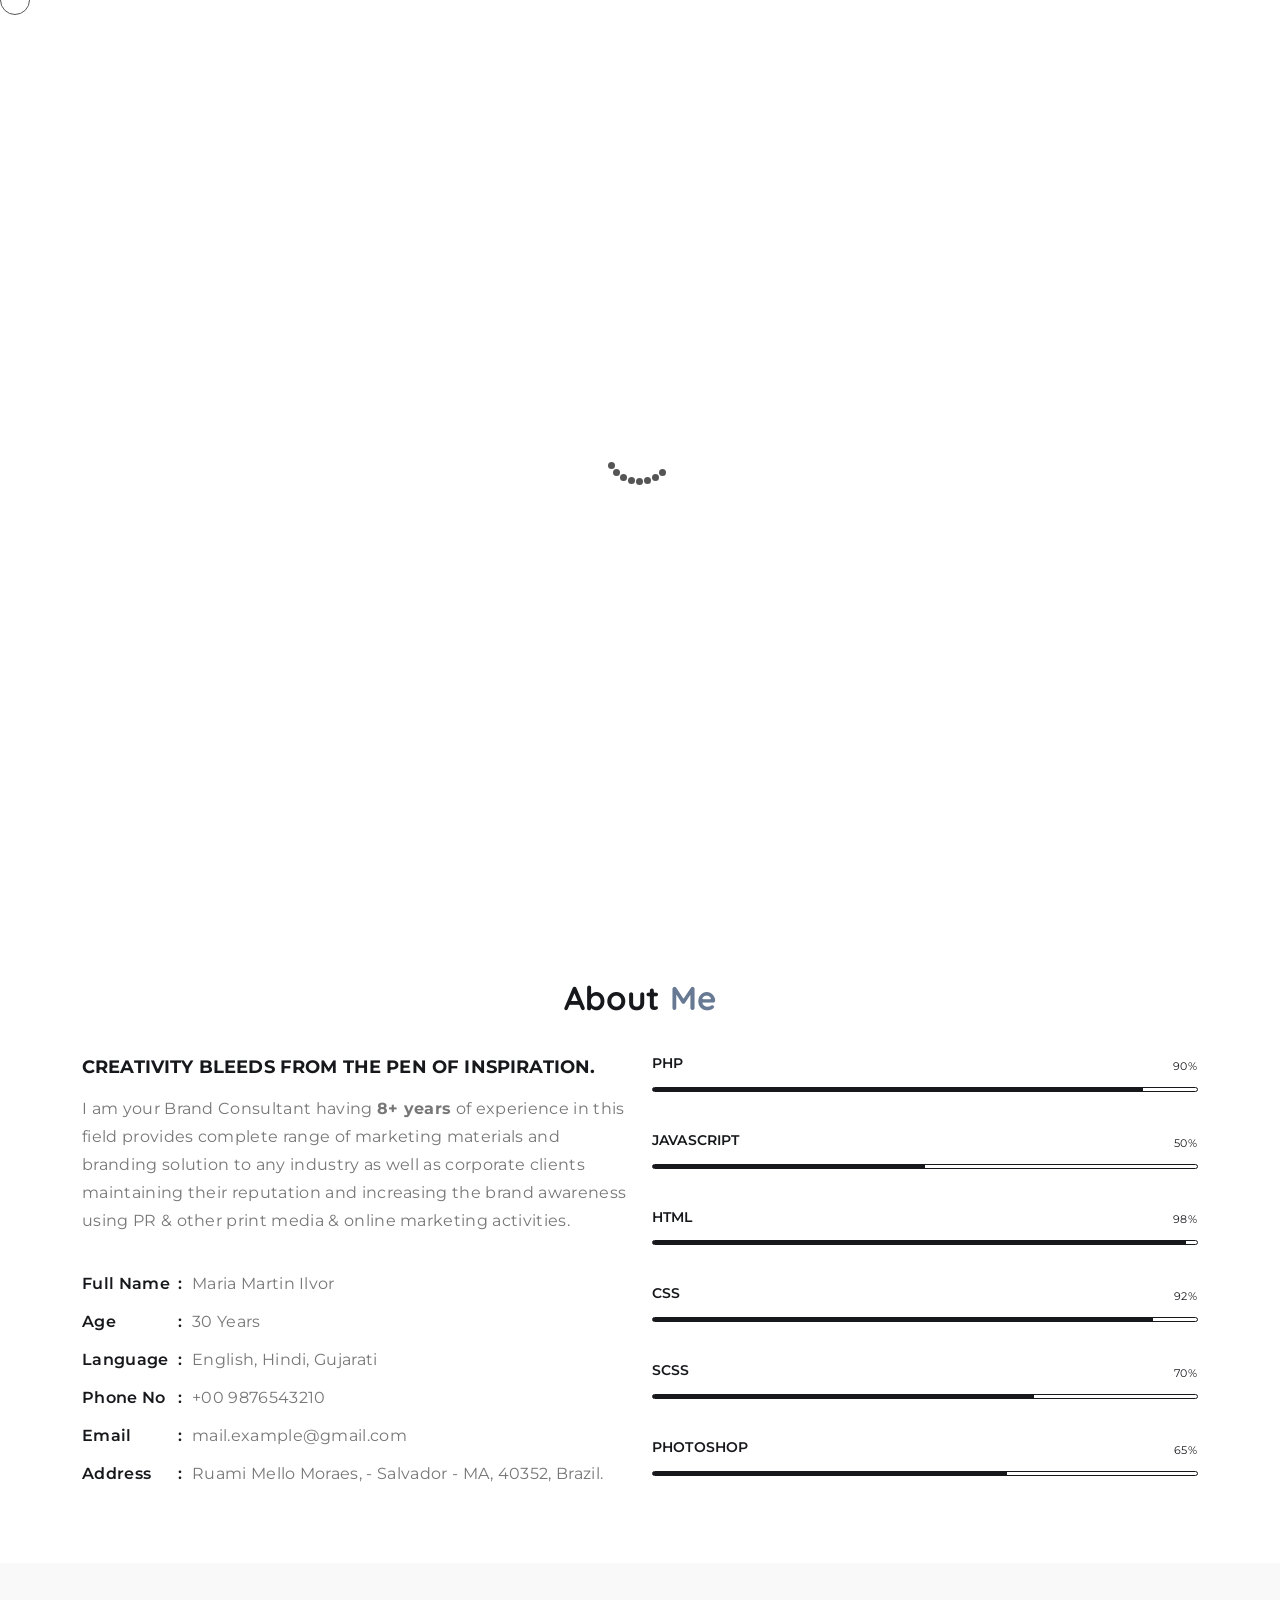
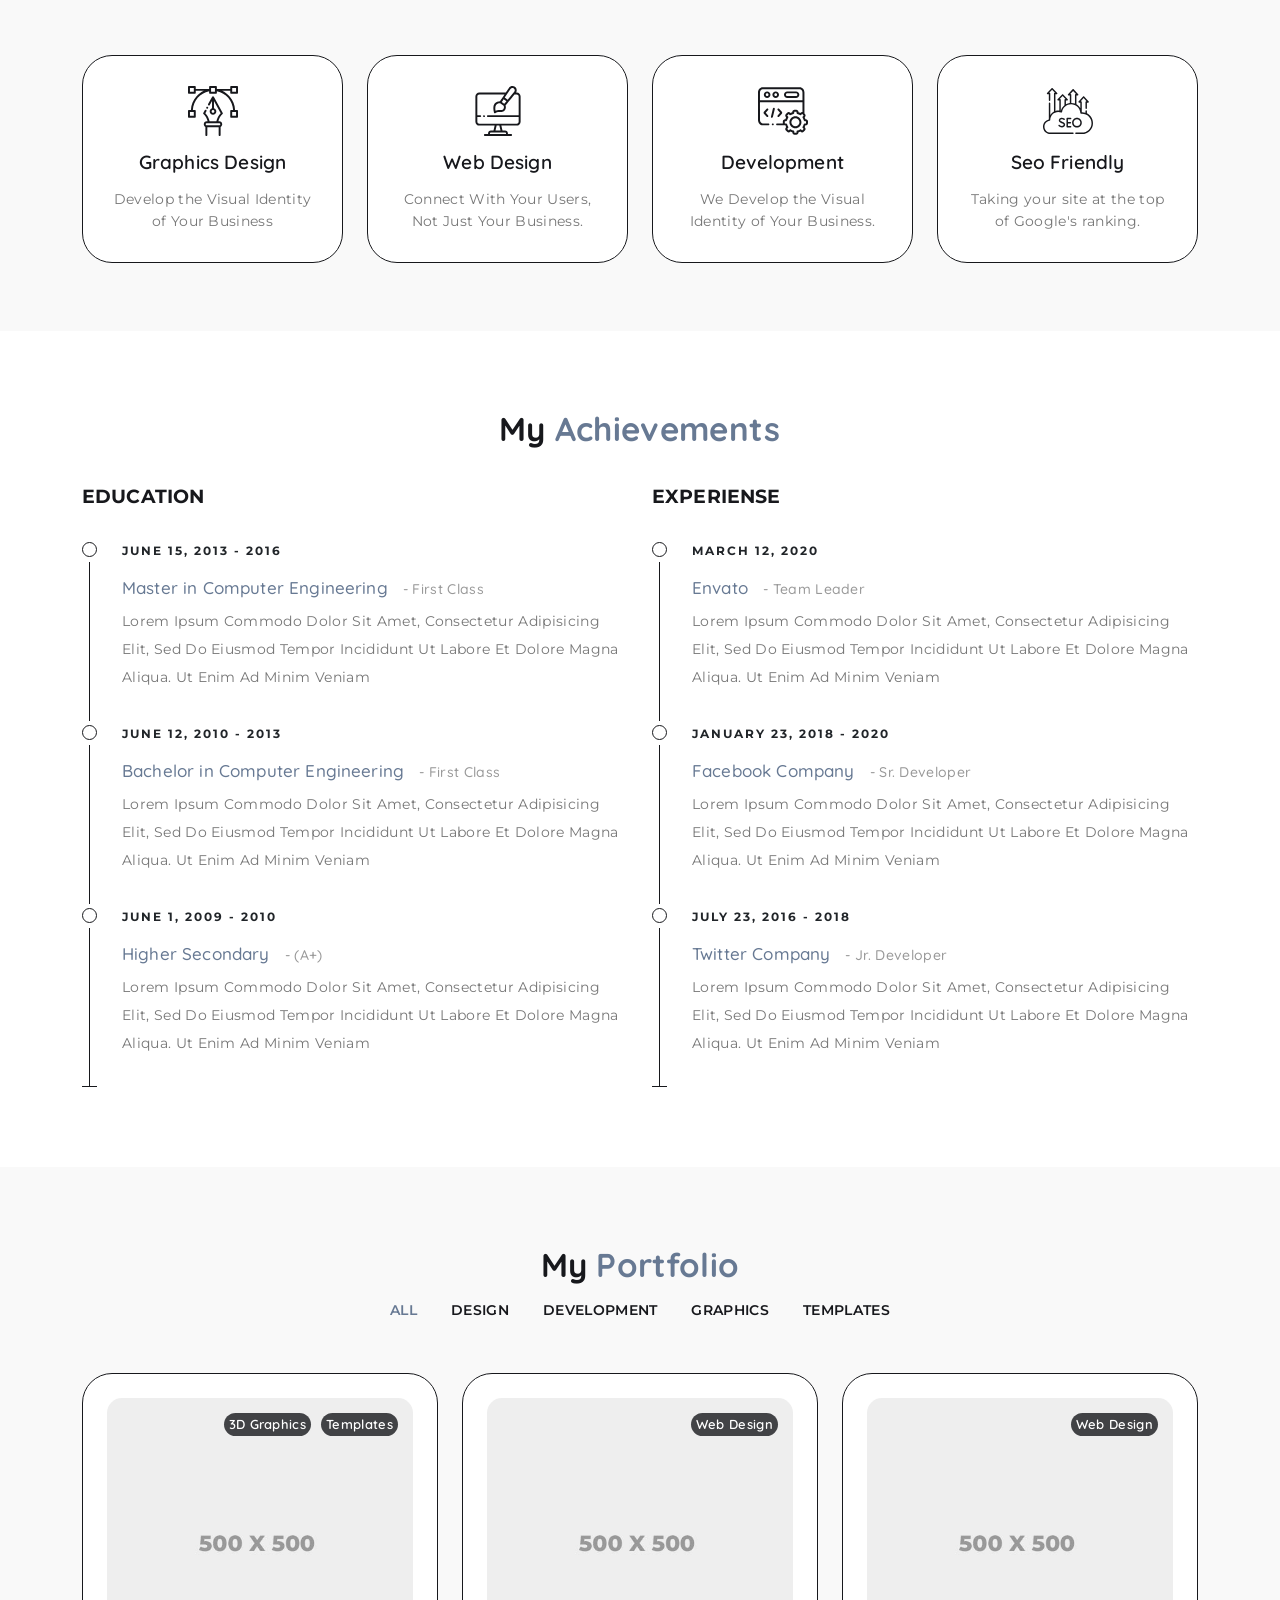
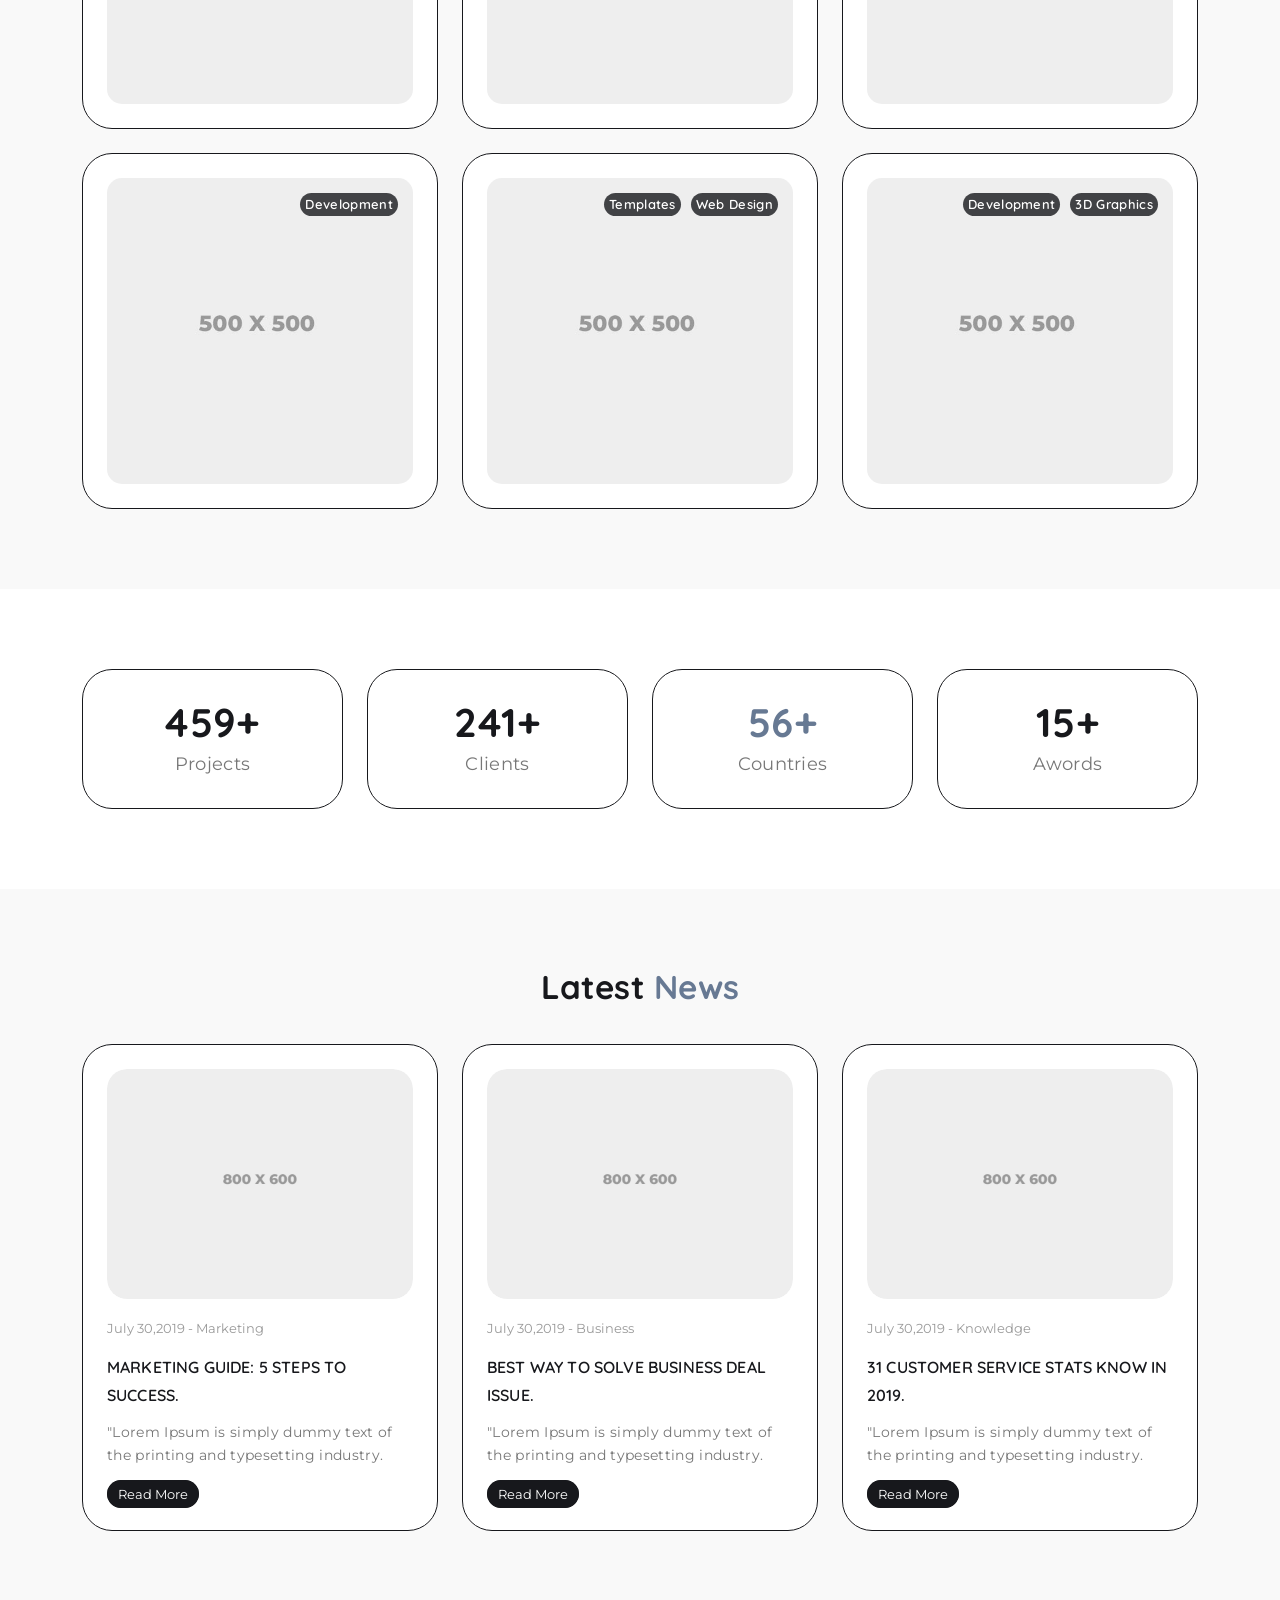
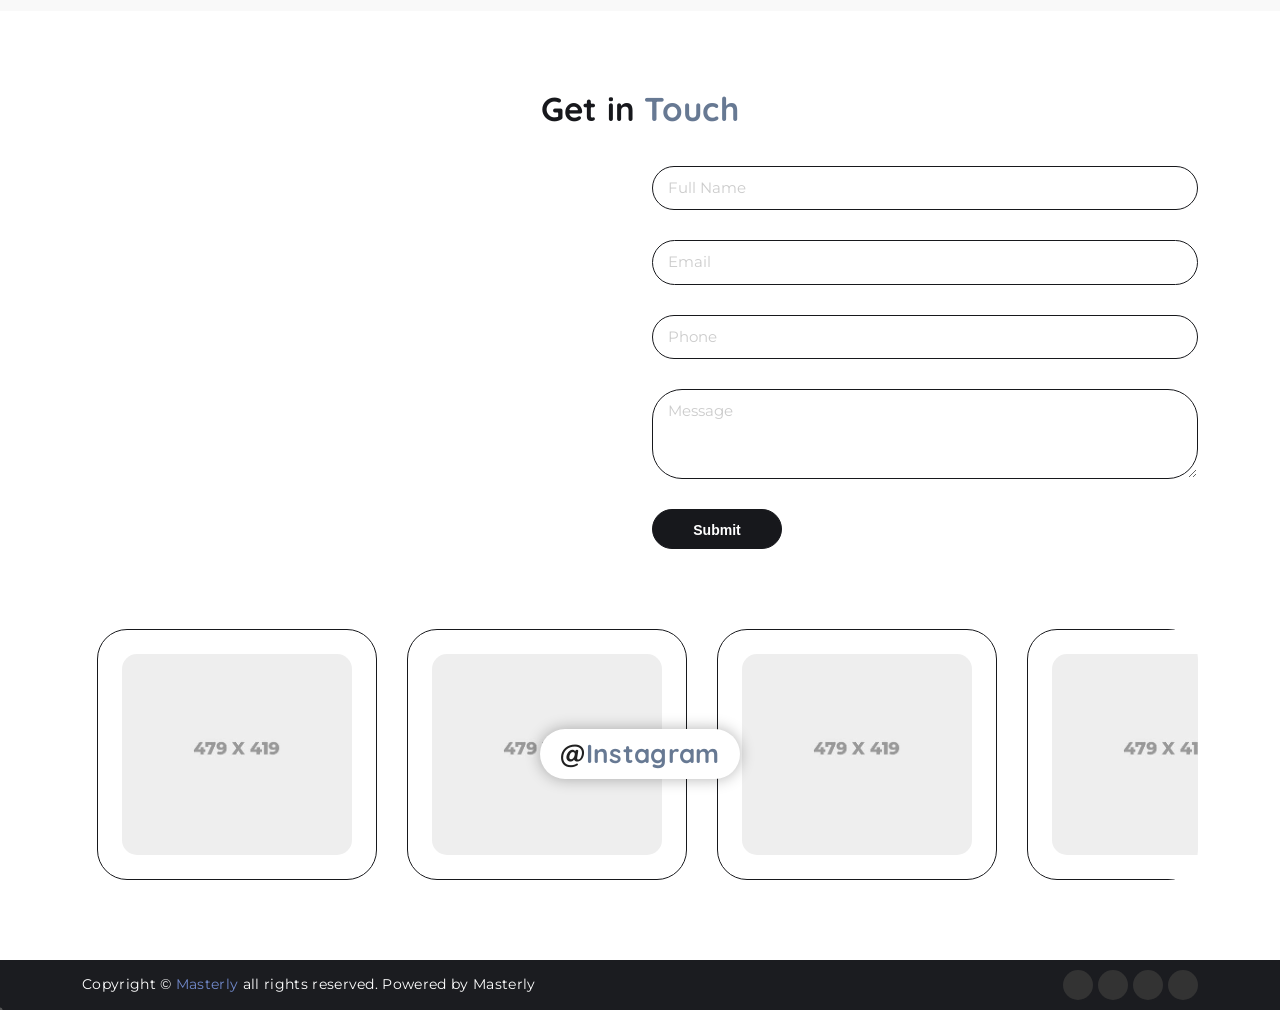
<file: masterly-html/demo-2/insect-demo.html>
<!--========================================================= 
Item Name: Masterly - Personal Portfolio One Page HTML Template.
Author: ashishmaraviya
Version: 2
Copyright 2023
Author URI: https://themeforest.net/user/ashishmaraviya
============================================================-->
<!DOCTYPE html>
<html lang="en">

<head>
    <meta charset="UTF-8">
    <meta http-equiv="x-ua-compatible" content="ie=edge" />
    <meta name="viewport" content="width=device-width, initial-scale=1.0, minimum-scale=1.0">
    
    <title>Masterly - Personal Portfolio One Page HTML Template.</title>
    <meta name="keywords" content="personal portfolio, cv, resume, agency, bootstrap, clean, cv, designer, developer, freelancer, modern, one page portfolio, onepage, personal portfolio, responsive, resume, vcard" />
    <meta name="description" content="Best personal portfolio modern html template.">
    <meta name="author" content="ashishmaraviya">

    <!-- site Favicon -->
    <link rel="icon" href="assets/img/favicon/favicon.png" sizes="32x32" />

    <!-- css All Plugins Files -->
    <link rel="stylesheet" href="assets/css/plugins/animate.css" />
    <link rel="stylesheet" href="assets/css/plugins/swiper-bundle.min.css" />
    <link rel="stylesheet" href="assets/css/plugins/bootstrap.css" />
    <link rel="stylesheet" href="assets/css/plugins/jquery.fancybox.min.css" />    
    <link rel="stylesheet" href="assets/css/plugins/aos.min.css" />    
    <link rel="stylesheet" href="assets/css/plugins/owl.carousel.min.css" />    

    <!-- Main Style -->
    <link rel="stylesheet" id="main_style" href="assets/css/style.css" />
    <link rel="stylesheet" href="assets/css/color-6.css">
    <link rel="stylesheet" href="assets/css/responsive.css" />

</head>

<body class="body-bg">
 
    <!-- Loader -->
    <div id="ms-overlay">
        <div class="ms-roller">
            <div></div><div></div><div></div><div></div><div></div><div></div><div></div><div></div>
        </div>
    </div>

    <!-- Header section -->
    <header class="ms-static">
        <div class="container">
            <div class="nav-sec">
        <nav class="navbar navbar-expand-lg navbar-dark">
            <div class="container-fluid">
              <a class="navbar-brand" href="index.html"><img src="assets/img/logo/logo.png" alt="logo"></a>
              <button class="navbar-toggler" type="button" data-bs-toggle="collapse" data-bs-target="#navbarSupportedContent" aria-controls="navbarSupportedContent" aria-expanded="false" aria-label="Toggle navigation">
                <i class="fa fa-bars" aria-hidden="true"></i>
              </button>
              <div class="collapse navbar-collapse" id="navbarSupportedContent">
                <ul class="navbar-nav mb-2 ml-auto" id="top-menu">
                  <li class="nav-item active">
                    <a class="nav-link ms-nav" aria-current="page" href="#home">Home</a>
                  </li>
                  <li class="nav-item">
                    <a class="nav-link ms-nav" href="#about">About</a>
                  </li>
                  <li class="nav-item">
                    <a class="nav-link ms-nav" href="#experience">Experience</a>
                  </li>
                  <li class="nav-item">
                    <a class="nav-link ms-nav" href="#portfolio">Portfolio</a>
                  </li>
                  <li class="nav-item">
                    <a class="nav-link ms-nav" href="#news">News</a>
                  </li>
                  <li class="nav-item">
                    <a class="nav-link ms-nav" href="#contact">Contact Us</a>
                  </li>
                </ul>
              </div>
            </div>
          </nav>
        </div>
    </div>
    </header>

    <!-- Home section -->
    <section id="home" class="ms-home ms-home-insect home-section ms-section bg-shape-hero">
        <div class="firefly"></div>
        <div class="firefly"></div>
        <div class="firefly"></div>
        <div class="firefly"></div>
        <div class="firefly"></div>
        <div class="firefly"></div>
        <div class="firefly"></div>
        <div class="firefly"></div>
        <div class="firefly"></div>
        <div class="firefly"></div>
        <div class="firefly"></div>
        <div class="firefly"></div>
        <div class="firefly"></div>
        <div class="firefly"></div>
        <div class="firefly"></div>
        <div class="container p-0">
            <div class="ms-row">
                <div class="profile-img" data-aos="fade-up" data-aos-duration="4000">
                    <div class="profile-detail">
                        <img src="assets/img/profile.png" class="profile" alt="profile">
                    </div>
                </div>
                <div class="ms-detail" data-aos="fade-up" data-aos-duration="2000">
                    <div class="info">
                        <h1>My Self <span>Maria Ilvor</span></h1>
                        <h2><span>-</span>I'm a Web Developer</h2>
                        <p>The goal isn't to build a website. The goal is to build your business. With Creative, flexible and affordable website design and development.</p>
                        <a class="custom-btn ms-btn m-r-5px" href="javascript:void(0)">Download CV</a>
                        <a class="custom-btn ms-btn-1 nav-about" href="javascript:void(0)">More Info</a>
                    </div>
                </div>
                <div class="scroll-down"></div>
            </div>
        </div>
    </section> 
    <!-- Home section End -->

    <!-- About section -->
    <section id="about" class="ms-about-section ms-section padding-tb-80 body-bg">
        <div class="container">
            <div class="row">
                <div class="section-title">
                    <h2>About<span> Me</span></h2>
                    <span class="ligh-title">About</span>
                </div>
                <div class="col-lg-6">
                    <div class="ms-about-detail">
                        <h4>Creativity bleeds from the pen of inspiration.</h4>
                        <p class="ms-text">I am your Brand Consultant having <b>8+ years</b> of experience in this field provides complete range of marketing materials and branding solution to any industry as well as corporate clients maintaining their reputation and increasing the brand awareness using PR & other print media & online marketing activities.</p>
                        <div class="ms-about-info">
                            <ul class="m-r-30">
                                <li><span class="title">Full Name<b>:</b></span>Maria Martin Ilvor</li>
                                <li><span class="title">Age<b>:</b></span>30 Years</li>
                                <li><span class="title">Language<b>:</b></span>English, Hindi, Gujarati</li>
                                <li><span class="title">Phone No<b>:</b></span>+00 9876543210</li>
                                <li><span class="title">Email<b>:</b></span>mail.example@gmail.com</li>
                                <li><span class="title">Address<b>:</b></span><span>Ruami Mello Moraes, - Salvador - MA, 40352, Brazil.</span></li>
                            </ul>
                        </div>
                    </div>
                </div>
                <div class="col-lg-6">
                    <div class="ms-skill-progress">
                        <h5>PHP</h5>
                        <div class="progress" data-percent="90%">
                            <div class="progress-done progress-done-php" role="progressbar">
                                <span>90%</span>
                            </div>
                        </div>
                        <h5>JAVASCRIPT</h5>
                        <div class="progress" data-percent="50%">
                            <div class="progress-done progress-done-js" role="progressbar">
                                <span>50%</span>
                            </div>
                        </div>
                        <h5>HTML</h5>
                        <div class="progress" data-percent="98%">
                            <div class="progress-done progress-done-html" role="progressbar">
                                <span>98%</span>
                            </div>
                        </div>
                        <h5>CSS</h5>
                        <div class="progress" data-percent="92%">
                            <div class="progress-done progress-done-css" role="progressbar">
                                <span>92%</span>
                            </div>
                        </div>
                        <h5>SCSS</h5>
                        <div class="progress" data-percent="70%">
                            <div class="progress-done progress-done-scss" role="progressbar">
                                <span>70%</span>
                            </div>
                        </div>
                        <h5>Photoshop</h5>
                        <div class="progress" data-percent="65%">
                            <div class="progress-done progress-done-ps" role="progressbar">
                                <span>65%</span>
                            </div>
                        </div>
                    </div>
                </div>
            </div>            
        </div>
    </section>
    <!-- About section End -->

    <!-- Start service section -->
    <section id="service" class="ms-service-section ms-section padding-tb-80 bg-shape">
        <div class="container">
            <div class="section-title d-none">
                <h2>My<span> service</span></h2>
                <span class="ligh-title">service</span>
            </div>
            <div class="row service-box m-b-minus-24px">
                <div class="col-lg-3 col-md-6 col-xs-12" data-aos="fade-up" data-aos-duration="2000" data-aos-delay="200">
                    <div class="flipper">
                        <div class="main-box">
                            <div class="box-front height-300 white-bg">
                                <img class="bg-img svg_img" src="assets/img/service/1.svg" alt="Graphics Design">
                                <div class="content-wrap">
                                    <img class="icofont icofont-headphone-alt font-40px dark-color svg_img" src="assets/img/service/1.svg" alt="Graphics Design">
                                    <h3>Graphics Design</h3>
                                    <p>Develop the Visual Identity of Your Business</p>
                                </div>
                            </div>
                            <div class="box-back height-300 gradient-bg">
                                <div class="content-wrap">
                                <h3>Graphics Design</h3>
                                    <p>Develop the Visual Identity of Your Business</p>
                                    <a href="#" class="btn">Read more</a>
                                </div>
                            </div>
                        </div>
                    </div>
                </div>
                <div class="col-lg-3 col-md-6 col-xs-12" data-aos="fade-up" data-aos-duration="2000" data-aos-delay="300">
                    <div class="flipper">
                        <div class="main-box">
                            <div class="box-front height-300 white-bg">
                                <img class="bg-img svg_img" src="assets/img/service/2.svg" alt="Graphics Design">
                                <div class="content-wrap">
                                    <img class="icofont icofont-headphone-alt font-40px dark-color svg_img" src="assets/img/service/2.svg" alt="web design">
                                    <h3>Web Design</h3>
                                    <p>Connect With Your Users, Not Just Your Business.</p>
                                </div>
                            </div>
                            <div class="box-back height-300 gradient-bg">
                                <div class="content-wrap">
                                    <h3>Web Design</h3>
                                    <p>Connect With Your Users, Not Just Your Business.</p>
                                    <a href="#" class="btn">Read more</a>
                                </div>
                            </div>
                        </div>
                    </div>
                </div>
                <div class="col-lg-3 col-md-6 col-xs-12" data-aos="fade-up" data-aos-duration="2000" data-aos-delay="400">
                    <div class="flipper">
                        <div class="main-box">
                            <div class="box-front height-300 white-bg">
                                <img class="bg-img svg_img" src="assets/img/service/3.svg" alt="Graphics Design">
                                <div class="content-wrap">
                                    <img class="icofont icofont-headphone-alt font-40px dark-color svg_img" src="assets/img/service/3.svg" alt="development">
                                    <h3>Development</h3>
                                    <p>We Develop the Visual Identity of Your Business.</p>
                                </div>
                            </div>
                            <div class="box-back height-300 gradient-bg">
                                <div class="content-wrap">
                                    <h3>Development</h3>
                                    <p>We Develop the Visual Identity of Your Business.</p>
                                    <a href="#" class="btn">Read more</a>
                                </div>
                            </div>
                        </div>
                    </div>
                </div>
                <div class="col-lg-3 col-md-6 col-xs-12" data-aos="fade-up" data-aos-duration="2000" data-aos-delay="500">
                    <div class="flipper">
                        <div class="main-box">
                            <div class="box-front height-300 white-bg">
                                <img class="bg-img svg_img" src="assets/img/service/4.svg" alt="Graphics Design">
                                <div class="content-wrap">
                                    <img class="icofont icofont-headphone-alt font-40px dark-color svg_img" src="assets/img/service/4.svg" alt="seo friendly">
                                    <h3>Seo Friendly</h3>
                                    <p>Taking your site at the top of Google's ranking.</p>
                                </div>
                            </div>
                            <div class="box-back height-300 gradient-bg">
                                <div class="content-wrap">
                                    <h3>Seo Friendly</h3>
                                    <p>Taking your site at the top of Google's ranking.</p>
                                    <a href="#" class="btn">Read more</a>
                                </div>
                            </div>
                        </div>
                    </div>
                </div>
            </div>
        </div>
    </section>

    <!-- Start Experience & Education section -->
    <section id="experience" class="ms-experience-section ms-section padding-tb-80 body-bg">
        <div class="container">
            <div class="row">
                <div class="section-title" data-aos="fade-up" data-aos-duration="2000" data-aos-delay="200">
                    <h2>My <span>Achievements</span></h2>
                    <span class="ligh-title">Achievements</span>
                </div>
                <div class="col-lg-6 col-md-12 col-sm-12">
                    <div class="education ms-box" data-aos="fade-up" data-aos-duration="2000" data-aos-delay="400">
                        <h4>Education</h4>
                        <ul class="timeline">
                            <li class="timeline-item" data-aos="fade-up" data-aos-duration="2000" data-aos-delay="400">
                                <div class="timeline-info">
                                    <span>June 15, 2013 - 2016</span>
                                </div>
                                <div class="timeline-marker"></div>
                                <div class="timeline-content">
                                    <h5 class="timeline-title">Master in Computer Engineering<span class="sub">- First Class</span></h5>
                                    <p>Lorem Ipsum Commodo Dolor Sit Amet, Consectetur Adipisicing Elit, Sed Do Eiusmod Tempor Incididunt Ut Labore Et Dolore Magna Aliqua. Ut Enim Ad Minim Veniam</p>
                                </div>
                            </li>
                            <li class="timeline-item" data-aos="fade-up" data-aos-duration="2000" data-aos-delay="600">
                                <div class="timeline-info">
                                    <span>June 12, 2010 - 2013</span>
                                </div>
                                <div class="timeline-marker"></div>
                                <div class="timeline-content">
                                    <h5 class="timeline-title">Bachelor in Computer Engineering<span class="sub">- First Class</span></h5>
                                    <p>Lorem Ipsum Commodo Dolor Sit Amet, Consectetur Adipisicing Elit, Sed Do Eiusmod Tempor Incididunt Ut Labore Et Dolore Magna Aliqua. Ut Enim Ad Minim Veniam</p>
                                </div>
                            </li>
                            <li class="timeline-item" data-aos="fade-up" data-aos-duration="2000" data-aos-delay="800">
                                <div class="timeline-info">
                                    <span>June 1, 2009 - 2010</span>
                                </div>
                                <div class="timeline-marker"></div>
                                <div class="timeline-content">
                                    <h5 class="timeline-title">Higher Secondary<span class="sub">- (A+)</span></h5>
                                    <p>Lorem Ipsum Commodo Dolor Sit Amet, Consectetur Adipisicing Elit, Sed Do Eiusmod Tempor Incididunt Ut Labore Et Dolore Magna Aliqua. Ut Enim Ad Minim Veniam</p>
                                </div>
                            </li>
                        </ul>
                        
                    </div>
                </div>
                <div class="col-lg-6 col-md-12 col-sm-12">
                    <div class="experiense ms-box" data-aos="fade-up" data-aos-duration="2000" data-aos-delay="300">
                        <h4>Experiense</h4>
                        <ul class="timeline">
                            <li class="timeline-item" data-aos="fade-up" data-aos-duration="2000" data-aos-delay="400">
                                <div class="timeline-info">
                                    <span>March 12, 2020</span>
                                </div>
                                <div class="timeline-marker"></div>
                                <div class="timeline-content">
                                    <h5 class="timeline-title">Envato<span class="sub">- Team Leader</span></h5>
                                    <p>Lorem Ipsum Commodo Dolor Sit Amet, Consectetur Adipisicing Elit, Sed Do Eiusmod Tempor Incididunt Ut Labore Et Dolore Magna Aliqua. Ut Enim Ad Minim Veniam</p>
                                </div>
                            </li>
                            <li class="timeline-item" data-aos="fade-up" data-aos-duration="2000" data-aos-delay="600">
                                <div class="timeline-info">
                                    <span>January 23, 2018 - 2020</span>
                                </div>
                                <div class="timeline-marker"></div>
                                <div class="timeline-content">
                                    <h5 class="timeline-title">Facebook Company<span class="sub">- Sr. Developer</span></h5>
                                    <p>Lorem Ipsum Commodo Dolor Sit Amet, Consectetur Adipisicing Elit, Sed Do Eiusmod Tempor Incididunt Ut Labore Et Dolore Magna Aliqua. Ut Enim Ad Minim Veniam</p>
                                </div>
                            </li>
                            <li class="timeline-item" data-aos="fade-up" data-aos-duration="2000" data-aos-delay="800">
                                <div class="timeline-info">
                                    <span>July 23, 2016 - 2018</span>
                                </div>
                                <div class="timeline-marker"></div>
                                <div class="timeline-content">
                                    <h5 class="timeline-title">Twitter Company<span class="sub">- Jr. Developer</span></h5>
                                    <p>Lorem Ipsum Commodo Dolor Sit Amet, Consectetur Adipisicing Elit, Sed Do Eiusmod Tempor Incididunt Ut Labore Et Dolore Magna Aliqua. Ut Enim Ad Minim Veniam</p>
                                </div>
                            </li>
                        </ul>
                    </div>
                </div>
            </div>
            
        </div>
    </section>
    <!-- End Experience & Education Section -->

    <!-- Start Portfolio Section -->
    <section id="portfolio" class="ms-portfolio-section ms-section portfolio padding-tb-80 bg-shape">
        <div class="container">
            <div class="section-title p-b-15" data-aos="fade-up" data-aos-duration="2000" data-aos-delay="300">
                <h2>My <span>Portfolio</span></h2>
                <span class="ligh-title">Portfolio</span>
            </div>
            <div class="row m-b-minus-24px">
                <div class="portfolio-content">
                    <div>
                        <div class="row">
                            <div class="col-sm-12" data-aos="fade-up" data-aos-duration="2000" data-aos-delay="400">
                                <div class="portfolio-tabs">
                                    <ul>
                                        <li class="filter" data-filter="all">ALL</li>
                                        <li class="filter" data-filter=".design">DESIGN</li>
                                        <li class="filter" data-filter=".development">DEVELOPMENT</li>
                                        <li class="filter" data-filter=".graphics">GRAPHICS</li>
                                        <li class="filter" data-filter=".templates">Templates</li>
                                    </ul>
                                </div>
                            </div>
                            <div class="col-md-12 col-sm-12" data-aos="fade-up" data-aos-duration="2000" data-aos-delay="600">
                                <div class="portfolio-content-items">
                                    <div class="row">
                                        <div class="col-lg-4 col-md-6 col-xs-12 mix graphics templates">
                                            <div class="hovereffect">
                                                <div class="portfolio-img">
                                                    <img src="assets/img/portfolio/11.jpg" alt="graphics">
                                                    <h3><span>3D Graphics</span><span>Templates</span></h3>
                                                </div>
                                                <div class="overlay">
                                                    <div class="overlay-info">
                                                        <a class="info" href="#"><i class="fa fa-link" aria-hidden="true"></i></a>
                                                        <a class="info" data-fancybox="gallery" href="assets/img/portfolio/1.jpg"><i class="fa fa-search" aria-hidden="true"></i></a>
                                                    </div>
                                                </div>
                                            </div>
                                        </div>
                                        <div class="col-lg-4 col-md-6 col-xs-12 mix design">
                                            <div class="hovereffect">
                                                <div class="portfolio-img">
                                                    <img src="assets/img/portfolio/22.jpg" alt="design">
                                                    <h3><span>Web Design</span></h3>
                                                </div>
                                                <div class="overlay">
                                                    <div class="overlay-info">
                                                        <a class="info" href="#"><i class="fa fa-link" aria-hidden="true"></i></a>
                                                        <a class="info" data-fancybox="gallery" href="assets/img/portfolio/2.jpg"><i class="fa fa-search" aria-hidden="true"></i></a>
                                                    </div>
                                                </div>
                                            </div>
                                        </div>
                                        <div class="col-lg-4 col-md-6 col-xs-12 mix design">
                                            <div class="hovereffect">
                                                <div class="portfolio-img">
                                                    <img src="assets/img/portfolio/33.jpg" alt="design">
                                                    <h3><span>Web Design</span></h3>
                                                </div>
                                                <div class="overlay">
                                                    <div class="overlay-info">
                                                        <a class="info" href="#"><i class="fa fa-link" aria-hidden="true"></i></a>
                                                        <a class="info" data-fancybox="gallery" href="assets/img/portfolio/3.jpg"><i class="fa fa-search" aria-hidden="true"></i></a>
                                                    </div>
                                                </div>
                                            </div>
                                        </div>
                                        <div class="col-lg-4 col-md-6 col-xs-12 mix development">
                                            <div class="hovereffect">
                                                <div class="portfolio-img">
                                                    <img src="assets/img/portfolio/44.jpg" alt="development">
                                                    <h3><span>Development</span></h3>
                                                </div>
                                                <div class="overlay">
                                                    <div class="overlay-info">
                                                        <a class="info" href="#"><i class="fa fa-link" aria-hidden="true"></i></a>
                                                        <a class="info" data-fancybox="gallery" href="assets/img/portfolio/4.jpg"><i class="fa fa-search" aria-hidden="true"></i></a>
                                                    </div>
                                                </div>
                                            </div>
                                        </div>
                                        <div class="col-lg-4 col-md-6 col-xs-12 mix templates design">
                                            <div class="hovereffect">
                                                <div class="portfolio-img">
                                                    <img src="assets/img/portfolio/55.jpg" alt="templates">
                                                    <h3><span>Templates</span><span>Web Design</span></h3>
                                                </div>
                                                <div class="overlay">
                                                    <div class="overlay-info">
                                                        <a class="info" href="#"><i class="fa fa-link" aria-hidden="true"></i></a>
                                                        <a class="info" data-fancybox="gallery" href="assets/img/portfolio/5.jpg"><i class="fa fa-search" aria-hidden="true"></i></a>
                                                    </div>
                                                </div>
                                            </div>
                                        </div>
                                        <div class="col-lg-4 col-md-6 col-xs-12 mix development graphics">
                                            <div class="hovereffect">
                                                <div class="portfolio-img">
                                                    <img src="assets/img/portfolio/66.jpg" alt="development">
                                                    <h3><span>Development</span><span>3D Graphics</span></h3>
                                                </div>
                                                <div class="overlay">
                                                    <div class="overlay-info">
                                                        <a class="info" href="#"><i class="fa fa-link" aria-hidden="true"></i></a>
                                                        <a class="info" data-fancybox="gallery" href="assets/img/portfolio/6.jpg"><i class="fa fa-search" aria-hidden="true"></i></a>
                                                    </div>
                                                </div>
                                            </div>
                                        </div>
                                    </div>
                                </div>
                            </div>
                        </div>
                    </div>
                </div>
            </div>
        </div>
    </section>
    <!-- End Portfolio Section -->

    <!-- Start Counter Section -->
    <section id="counters" class="ms-counter-section ms-section padding-tb-80 body-bg">
        <div class="container">
            <div class="section-title d-none" data-aos="fade-up" data-aos-duration="2000" data-aos-delay="200">
                <h2>My <span>Achievements</span></h2>
                <span class="ligh-title">Achievements</span>
            </div>
            <div class="row achive m-tb-minus-12px" id="counter">
                <div class="col-lg-3 col-md-6" data-aos="fade-up" data-aos-duration="2000" data-aos-delay="200">
                    <div class="count-block" data-tilt>
                        <h3><span class="counter counter-value" data-count="459">459</span>+</h3>
                        <p>Projects</p>
                    </div>
                </div>
                <div class="col-lg-3 col-md-6" data-aos="fade-up" data-aos-duration="2000" data-aos-delay="300">
                    <div class="count-block" data-tilt>
                        <h3><span class="counter counter-value" data-count="241">241</span>+</h3>
                        <p>Clients</p>
                    </div>
                </div>
                <div class="col-lg-3 col-md-6" data-aos="fade-up" data-aos-duration="2000" data-aos-delay="400">
                    <div class="count-block" data-tilt>
                        <h3 class="active-num"><span class="counter counter-value" data-count="56">56</span>+</h3>
                        <p>Countries</p>
                    </div>
                </div>
                <div class="col-lg-3 col-md-6" data-aos="fade-up" data-aos-duration="2000" data-aos-delay="500">
                    <div class="count-block" data-tilt>
                        <h3><span class="counter counter-value" data-count="15">15</span>+</h3>
                        <p>Awords</p>
                    </div>
                </div>
            </div>
        </div>
    </section>
    <!-- End Counter Section -->

    <!-- Start News Section -->
    <section id="news" class="ms-news-section ms-section padding-tb-80 bg-shape">
        <div class="container">
            <div class="section-title" data-aos="fade-up" data-aos-duration="2000" data-aos-delay="200">
                <h2>Latest <span>News</span></h2>
                <span class="ligh-title">News</span>
            </div>
            <div class="row m-b-minus-24px" data-aos="fade-up" data-aos-duration="2000" data-aos-delay="300">
                <div class="owl-carousel news-carousel">
                    <div class="ms-item">
                        <div class="news-info">
                            <figure class="news-img"><a href="#"><img src="assets/img/news/1.jpg" alt="news imag"></a>
                            </figure>
                            <div class="detail">
                                <label>July 30,2019 - <a href="#">Marketing</a></label>
                                <h3><a href="#">Marketing Guide: 5 Steps to Success.</a></h3>
                                <p class="text-length">"Lorem Ipsum is simply dummy text of the printing and typesetting industry.</p>
                                <div class="more-info">
                                    <a href="#">Read More<span></span></a>
                                </div>
                            </div>
                        </div>
                    </div>
                    <div class="ms-item">
                        <div class="news-info">
                            <figure class="news-img"><a href="#"><img src="assets/img/news/2.jpg" alt="news imag"></a>
                            </figure>
                            <div class="detail">
                                <label>July 30,2019 - <a href="#">Business</a></label>
                                <h3><a href="#">Best way to solve business deal issue.</a></h3>
                                <p class="text-length">"Lorem Ipsum is simply dummy text of the printing and typesetting industry.</p>
                                <div class="more-info">
                                    <a href="#">Read More<span></span></a>
                                </div>
                            </div>
                        </div>
                    </div>
                    <div class="ms-item">
                        <div class="news-info">
                            <figure class="news-img"><a href="#"><img src="assets/img/news/3.jpg" alt="news imag"></a>
                            </figure>
                            <div class="detail">
                                <label>July 30,2019 - <a href="#">Knowledge</a></label>
                                <h3><a href="#">31 customer service stats know in 2019.</a></h3>
                                <p class="text-length">"Lorem Ipsum is simply dummy text of the printing and typesetting industry.</p>
                                <div class="more-info">
                                    <a href="#">Read More<span></span></a>
                                </div>
                            </div>
                        </div>
                    </div>
                    <div class="ms-item">
                        <div class="news-info">
                            <figure class="news-img"><a href="#"><img src="assets/img/news/4.jpg" alt="news imag"></a>
                            </figure>
                            <div class="detail">
                                <label>July 30,2019 - <a href="#">Business</a></label>
                                <h3><a href="#">Business ideas to grow your business.</a></h3>
                                <p class="text-length">"Lorem Ipsum is simply dummy text of the printing and typesetting industry.</p>
                                <div class="more-info">
                                    <a href="#">Read More<span></span></a>
                                </div>
                            </div>
                        </div>
                    </div>
                    <div class="ms-item">
                        <div class="news-info">
                            <figure class="news-img"><a href="#"><img src="assets/img/news/5.jpg" alt="news imag"></a>
                            </figure>
                            <div class="detail">
                                <label>July 30,2019 - <a href="#">Marketing</a></label>
                                <h3><a href="#">Marketing Guide: 5 Steps to Success.</a></h3>
                                <p class="text-length">"Lorem Ipsum is simply dummy text of the printing and typesetting industry.</p>
                                <div class="more-info">
                                    <a href="#">Read More<span></span></a>
                                </div>
                            </div>
                        </div>
                    </div>
                    <div class="ms-item">
                        <div class="news-info">
                            <figure class="news-img"><a href="#"><img src="assets/img/news/6.jpg" alt="news imag"></a>
                            </figure>
                            <div class="detail">
                                <label>July 30,2019 - <a href="#">Knowledge</a></label>
                                <h3><a href="#">31 customer service stats know in 2019.</a></h3>
                                <p class="text-length">"Lorem Ipsum is simply dummy text of the printing and typesetting industry.</p>
                                <div class="more-info">
                                    <a href="#">Read More<span></span></a>
                                </div>
                            </div>
                        </div>
                    </div>
                </div>
            </div>
        </div>
    </section>
    <!-- End News Section -->

    <!-- Start Contact us Section -->
    <section id="contact" class="ms-contact-section ms-section padding-tb-80 body-bg">
        <div class="container">
            <div class="section-title" data-aos="fade-up" data-aos-duration="2000" data-aos-delay="200">
                <h2>Get in <span>Touch</span></h2>
                <span class="ligh-title">Contact</span>
            </div>
            <div class="row">
                <div class="col-md-6" data-aos="fade-up" data-aos-duration="2000" data-aos-delay="200">
                    <!-- <iframe src="//maps.google.com/maps?q=53.3381768,-6.2613077&z=15&output=embed"> -->
                    <iframe src="//maps.google.com/maps?q=-12.942227,-38.480291&z=15&output=embed" allowfullscreen=""></iframe>
                </div>
                <div class="col-md-6" data-aos="fade-up" data-aos-duration="2000" data-aos-delay="300">
                    <form>
                        <div class="form-group" data-aos="fade-up" data-aos-duration="2000" data-aos-delay="300">
                            <input type="text" class="form-control" id="fname" placeholder="Full Name">
                        </div>
                        <div class="form-group" data-aos="fade-up" data-aos-duration="2000" data-aos-delay="400">
                          <input type="email" class="form-control" id="umail" placeholder="Email">
                        </div>
                        <div class="form-group" data-aos="fade-up" data-aos-duration="2000" data-aos-delay="500">
                            <input type="text" class="form-control" id="phone" placeholder="Phone">
                        </div>
                        <div class="form-group" data-aos="fade-up" data-aos-duration="2000" data-aos-delay="600">
                          <textarea class="form-control" id="exampleFormControlTextarea1" rows="3" placeholder="Message"></textarea>
                        </div>
                        <button type="submit" class="custom-btn ms-btn-1" data-aos="fade-up" data-aos-duration="2000" data-aos-delay="700">Submit</button>
                      </form>
                </div>
            </div>
        </div>
    </section>
    <!-- End Contact us Section -->

    <!-- Instagram Start -->
    <section class="section ms-instagram-section module padding-b-80" id="insta">
        <div class="container">
            <div class="row">
                <div class="ms-insta-wrapper" data-aos="fade-up" data-aos-duration="2000" data-aos-delay="200">
                    <div class="ms-title section-title">
                        <h2>@<span>Instagram</span></h2>
                    </div>
                    <div class="ms-insta-wrapper">
                        <div class="ms-insta-outer">
                            <div data-animation="fadeIn">
                                <div class="insta-auto">
                                    <!-- instagram item -->
                                    <div class="ms-insta-item">
                                        <div class="ms-insta-inner">
                                            <a href="#" target="_blank"><img src="assets/img/instagram/1.jpg" alt="insta">
                                                <i class="fa fa-instagram" aria-hidden="true"></i>
                                            </a>
                                        </div>
                                    </div>
                                    <!-- instagram item -->
                                    <div class="ms-insta-item">
                                        <div class="ms-insta-inner">
                                            <a href="#" target="_blank"><img src="assets/img/instagram/2.jpg" alt="insta">
                                                <i class="fa fa-instagram" aria-hidden="true"></i>
                                            </a>
                                        </div>
                                    </div>
                                    <!-- instagram item -->
                                    <div class="ms-insta-item">
                                        <div class="ms-insta-inner">
                                            <a href="#" target="_blank"><img src="assets/img/instagram/3.jpg" alt="insta">
                                                <i class="fa fa-instagram" aria-hidden="true"></i>
                                            </a>
                                        </div>
                                    </div>
                                    <!-- instagram item -->
                                    <div class="ms-insta-item">
                                        <div class="ms-insta-inner">
                                            <a href="#" target="_blank"><img src="assets/img/instagram/4.jpg" alt="insta">
                                                <i class="fa fa-instagram" aria-hidden="true"></i>
                                            </a>
                                        </div>
                                    </div>
                                    <!-- instagram item -->
                                    <!-- instagram item -->
                                    <div class="ms-insta-item">
                                        <div class="ms-insta-inner">
                                            <a href="#" target="_blank"><img src="assets/img/instagram/5.jpg" alt="insta">
                                                <i class="fa fa-instagram" aria-hidden="true"></i>
                                            </a>
                                        </div>
                                    </div>
                                    <!-- instagram item -->
                                    <!-- instagram item -->
                                    <div class="ms-insta-item">
                                        <div class="ms-insta-inner">
                                            <a href="#" target="_blank"><img src="assets/img/instagram/6.jpg" alt="insta">
                                                <i class="fa fa-instagram" aria-hidden="true"></i>
                                            </a>
                                        </div>
                                    </div>
                                    <!-- instagram item -->
                                    <!-- instagram item -->
                                    <div class="ms-insta-item">
                                        <div class="ms-insta-inner">
                                            <a href="#" target="_blank"><img src="assets/img/instagram/7.jpg" alt="insta">
                                                <i class="fa fa-instagram" aria-hidden="true"></i>
                                            </a>
                                        </div>
                                    </div>
                                    <!-- instagram item -->
                                </div>
                            </div>
                        </div>
                    </div>
                </div>
            </div>
        </div>
        
    </section>
    <!-- Instagram End -->

    <!-- Start Footer -->
    <footer>
        <div class="container">
            <div class="ms-footer-detail">
                <div class="ms-copy">
                   Copyright &copy;
                   <a class="site-name" href="index.html">Masterly</a> 
                   all rights reserved. Powered by Masterly
                </div>
                <div class="ms-social">
                    <ul>
                        <li><a href="https://www.facebook.com/" target="_blank"><i class="fa fa-facebook" aria-hidden="true"></i></a></li>
                        <li><a href="https://www.instagram.com/" target="_blank"><i class="fa fa-instagram" aria-hidden="true"></i></a></li>
                        <li><a href="https://twitter.com/" target="_blank"><i class="fa fa-twitter" aria-hidden="true"></i></a></li>
                        <li><a href="https://linkedin.com/" target="_blank"><i class="fa fa-linkedin" aria-hidden="true"></i></a></li>
                    </ul>
                </div>
            </div>
        </div>
    </footer>
    <!-- End Footer -->

    <!-- Whatsapp -->
    <div class="ms-style ms-right-bottom">
        <!-- Start Floating Panel Container -->
        <div class="ms-panel">
            <!-- Panel Header -->
            <div class="ms-header">
                <strong>Need Help?</strong>
                <p>Chat with us on WhatsApp</p>
            </div>
            <!-- Panel Content -->
            <div class="ms-body">
                <ul>
                    <!-- Start Single Contact List -->
                    <li>
                        <a class="ms-list" data-number="918866774266"
                            data-message="Share me your latest resume, HR from masterly...">
                            <div class="d-flex bd-highlight">
                                <!-- Profile Picture -->
                                <div class="ms-img-cont">
                                    <img src="assets/img/chat/profile_02.jpg" class="ms-user-img"
                                        alt="Profile image">
                                    <span class="ms-status-icon"></span>
                                </div>
                                <!-- Display Name & Last Seen -->
                                <div class="ms-user-info">
                                    <span>Maria W Ilvor</span>
                                    <p>Maria left 7 mins ago</p>
                                </div>
                            </div>
                        </a>
                    </li>
                    <!--/ End Single Contact List -->
                    <!-- Start Single Contact List -->
                    <li>
                        <a class="ms-list" data-number="918866774266"
                            data-message="Share me your latest resume, HR from masterly...">
                            <div class="d-flex bd-highlight">
                                <!-- Profile Picture -->
                                <div class="ms-img-cont">
                                    <img src="assets/img/chat/profile_01.jpg" class="ms-user-img"
                                        alt="Profile image">
                                    <span class="ms-status-icon ms-online"></span>
                                </div>
                                <!-- Display Name & Last Seen -->
                                <div class="ms-user-info">
                                    <span>William Ilvor</span>
                                    <p>William is online</p>
                                </div>
                            </div>
                        </a>
                    </li>
                    <!--/ End Single Contact List -->
                   
                </ul>
            </div>
        </div>
        <!--/ End Floating Panel Container -->
        <!-- Start Right Floating Button-->
        <div class="ms-right-bottom">
            <div class="ms-box">
                <div class="ms-button rotateBackward">
                    <i class="fa fa-whatsapp"></i>
                </div>
            </div>
        </div>
        <!--/ End Right Floating Button-->
    </div>
    <!-- Whatsapp end -->

    <!-- Page Scroll Top -->
    <div id="scrollup">
        <i class="fa fa-arrow-up" aria-hidden="true"></i>
    </div>

    <!-- Theme Custom Cursors -->
    <div class="ms-cursor"></div>
    <div class="ms-cursor-2"></div>
    
    <!-- Plugins JS -->
    <script src="assets/js/plugins/jquery-3.5.1.min.js"></script>
    <script src="assets/js/plugins/bootstrap.bundle.min.js"></script>
    <script src="assets/js/plugins/jquery.fancybox.min.js"></script>
    <script src="assets/js/plugins/mixitup.min.js"></script>
    <script src="assets/js/plugins/fontawesome.js"></script>
    <script src="assets/js/plugins/tilt.jquery.js"></script>
    <script src="assets/js/plugins/aos.min.js"></script>
    <script src="assets/js/plugins/owl.carousel.min.js"></script>
    <script src="assets/js/plugins/infiniteslidev2.js"></script>
    <script src="assets/js/plugins/jquery.ripples.js"></script>

    <!-- Main Js -->
    <script src="assets/js/ms-tools.js"></script>
    <script src="assets/js/main.js"></script>

</body>

</html>
</file>
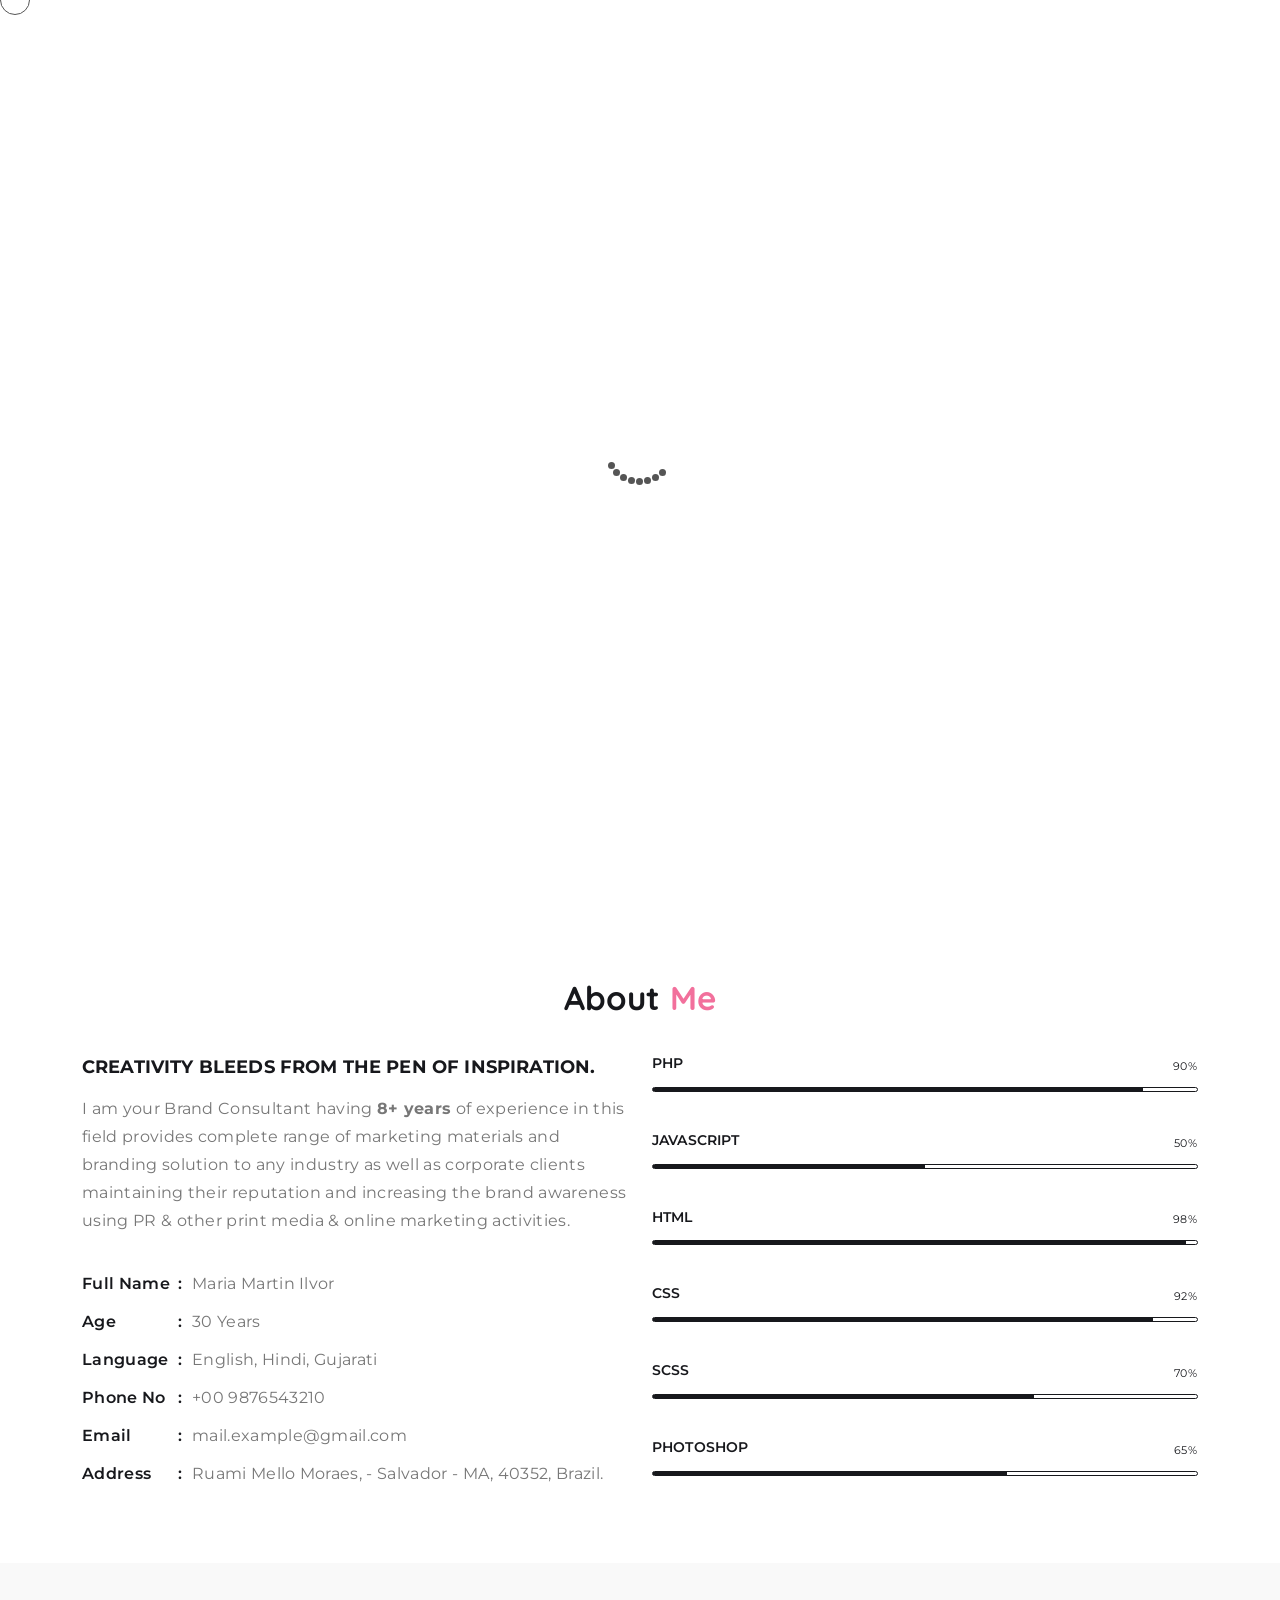
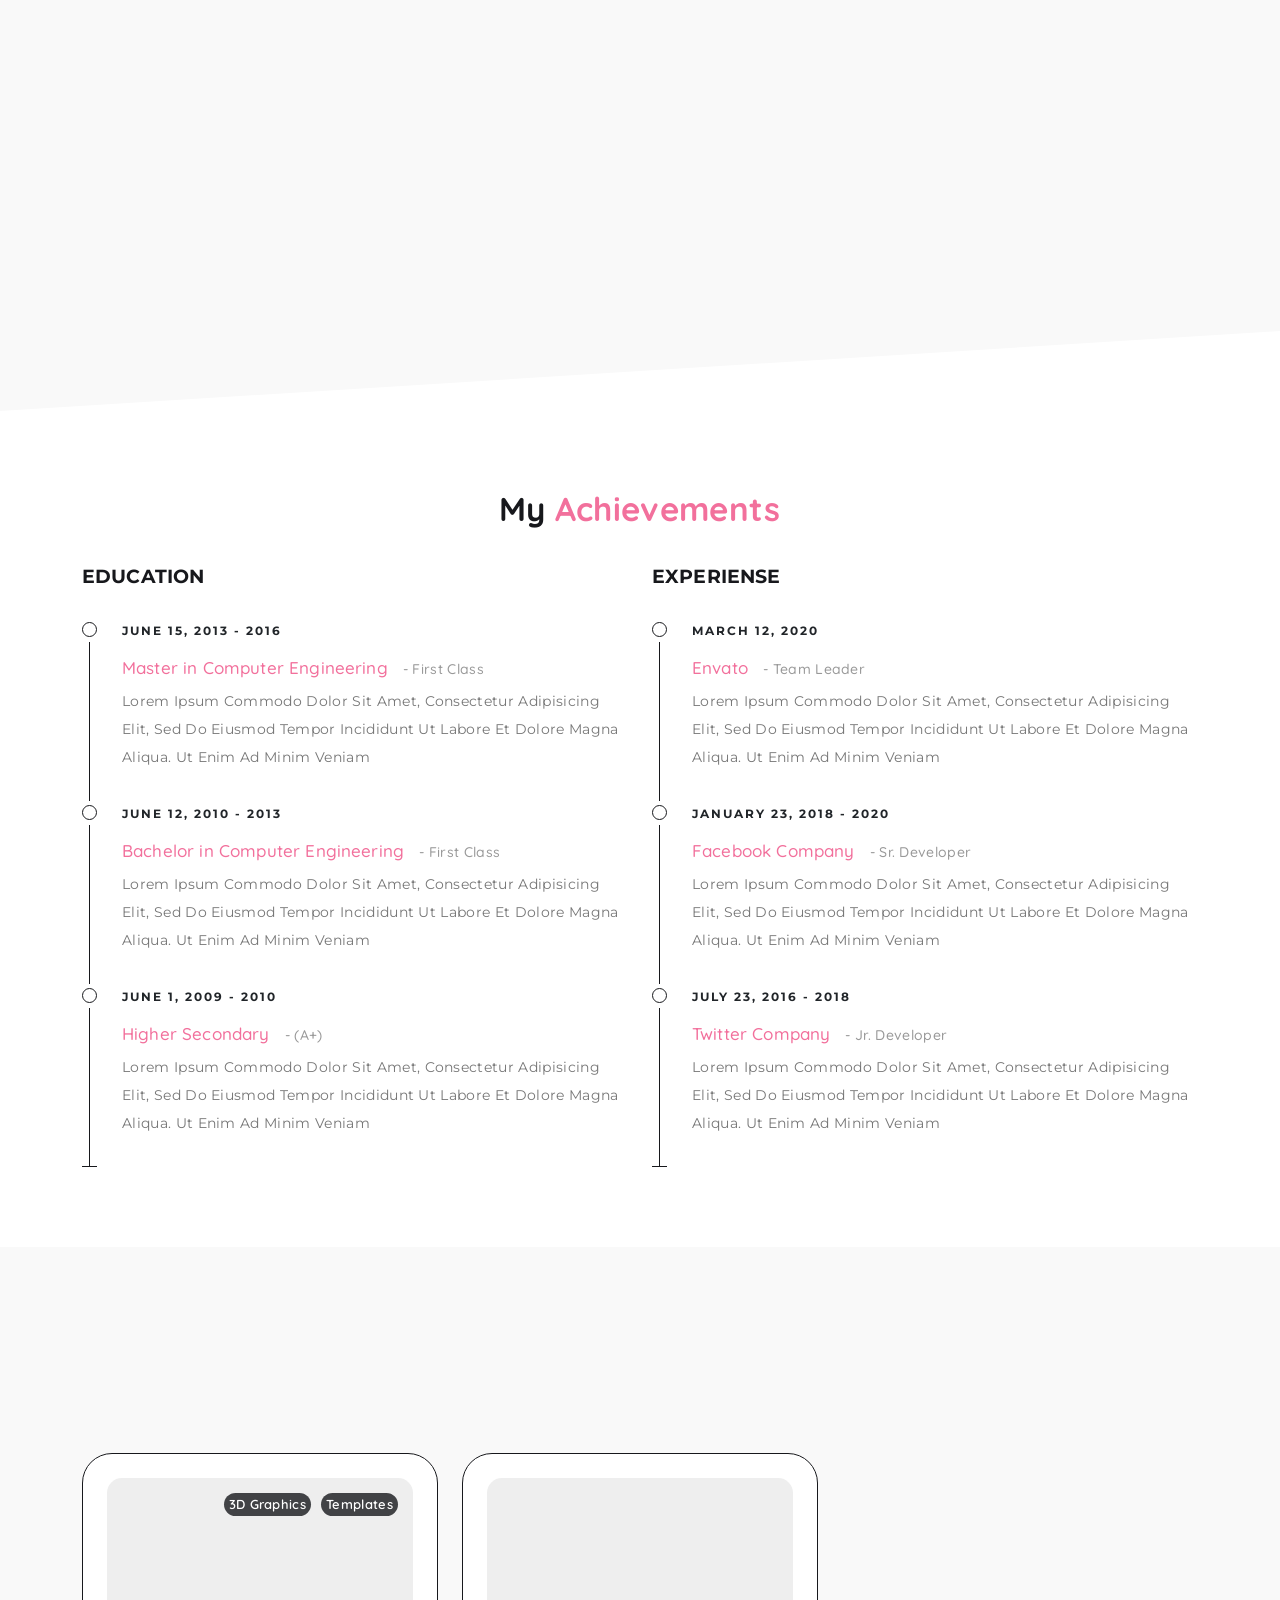
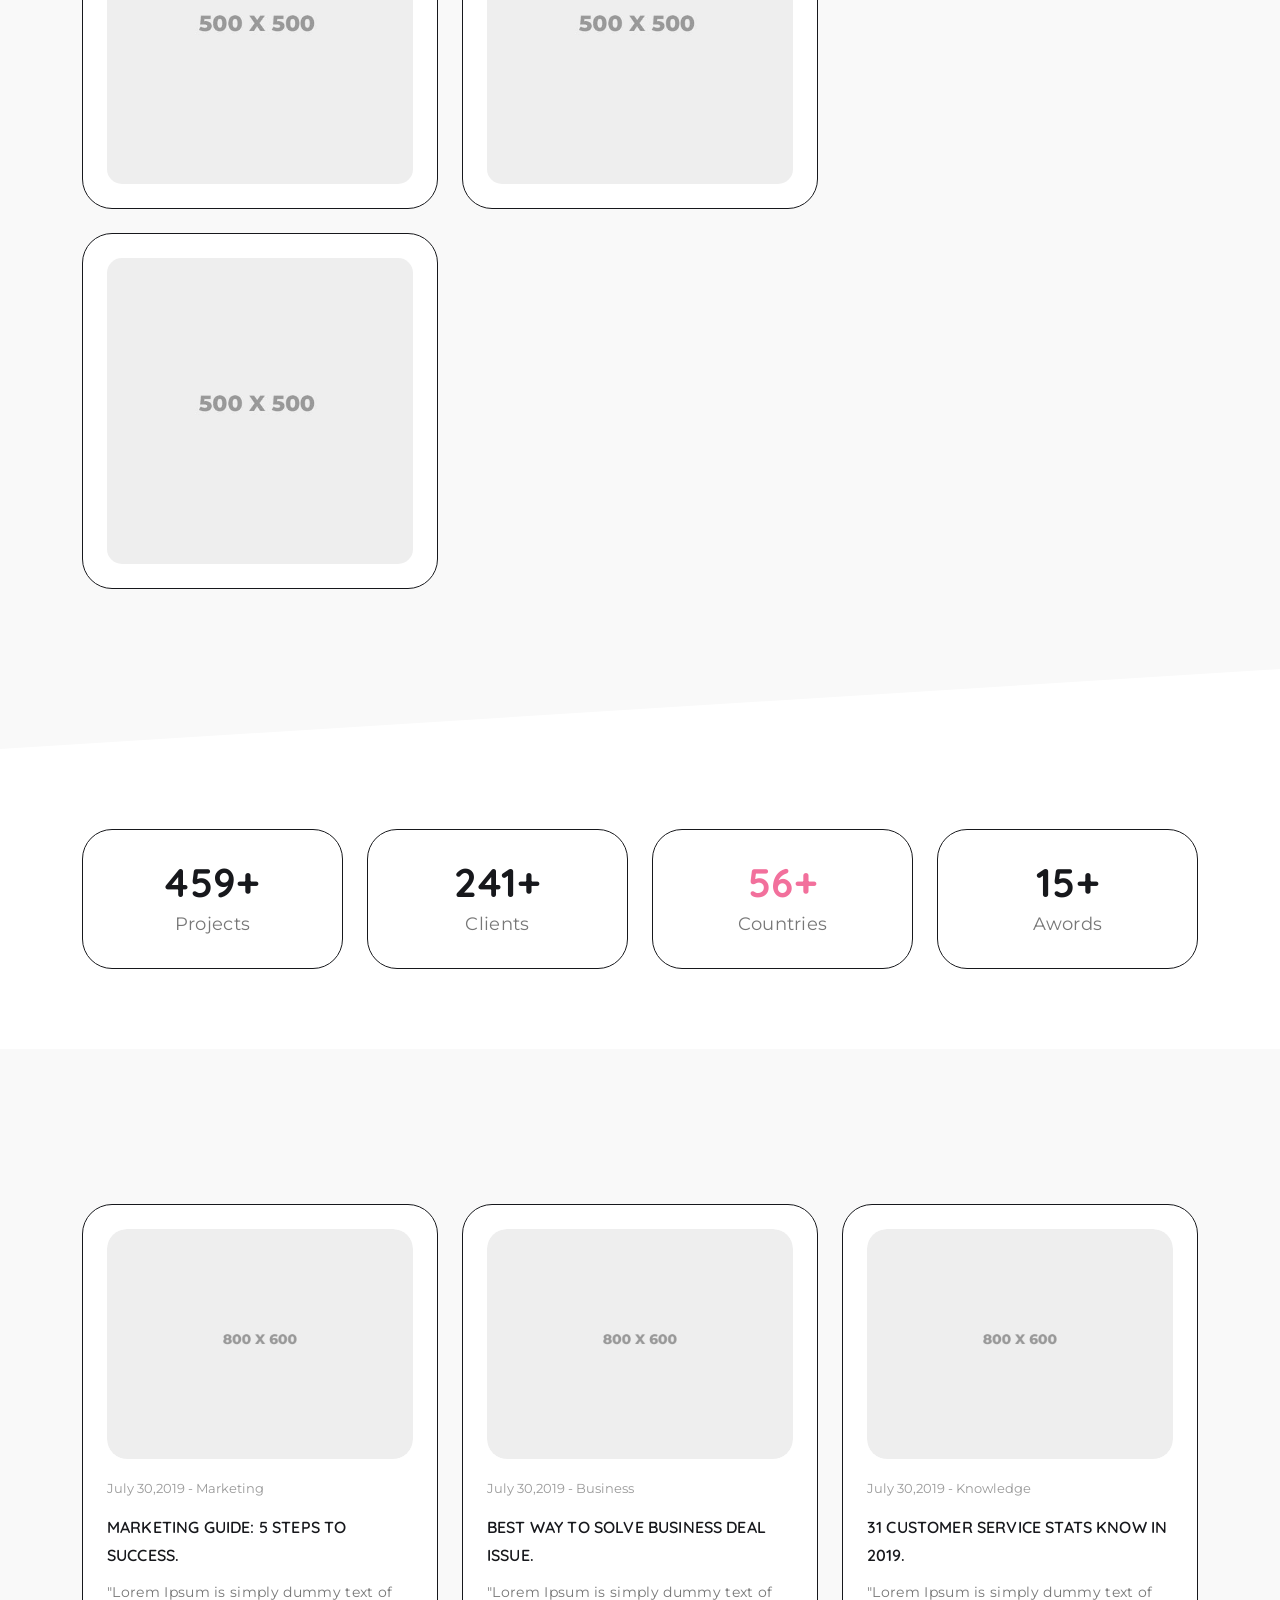
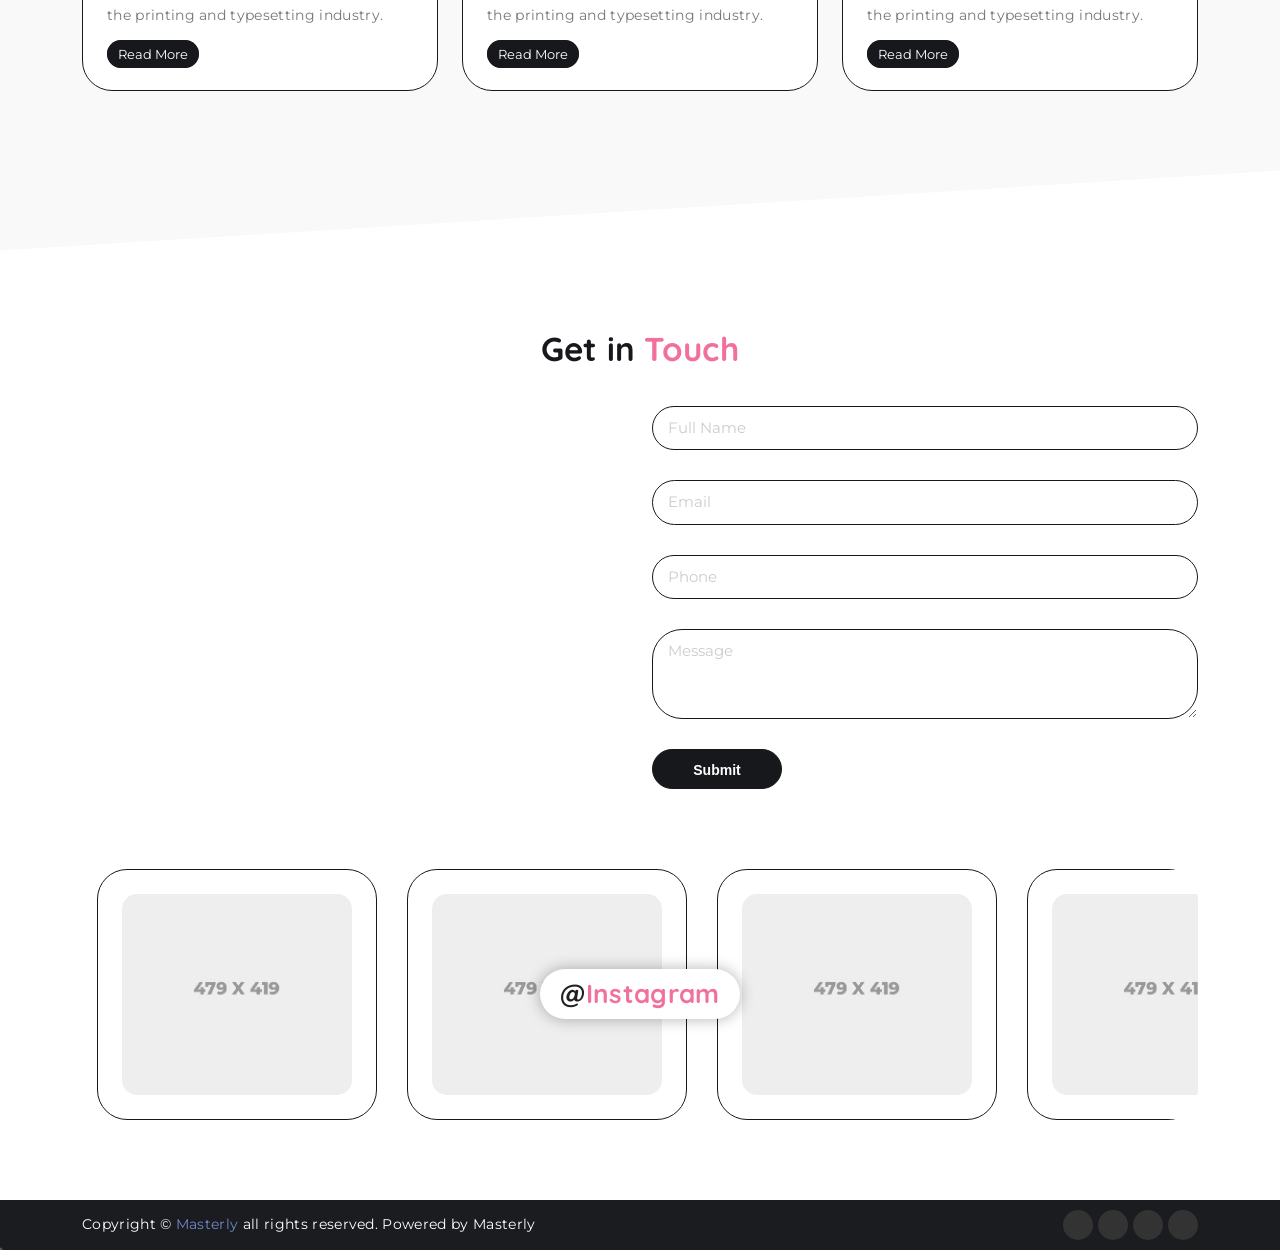
<file: masterly-html/demo-2/snow-demo.html>
<!--========================================================= 
Item Name: Masterly - Personal Portfolio One Page HTML Template.
Author: ashishmaraviya
Version: 2
Copyright 2023
Author URI: https://themeforest.net/user/ashishmaraviya
============================================================-->
<!DOCTYPE html>
<html lang="en">

<head>
    <meta charset="UTF-8">
    <meta http-equiv="x-ua-compatible" content="ie=edge" />
    <meta name="viewport" content="width=device-width, initial-scale=1.0, minimum-scale=1.0">
    
    <title>Masterly - Personal Portfolio One Page HTML Template.</title>
    <meta name="keywords" content="personal portfolio, cv, resume, agency, bootstrap, clean, cv, designer, developer, freelancer, modern, one page portfolio, onepage, personal portfolio, responsive, resume, vcard" />
    <meta name="description" content="Best personal portfolio modern html template.">
    <meta name="author" content="ashishmaraviya">

    <!-- site Favicon -->
    <link rel="icon" href="assets/img/favicon/favicon.png" sizes="32x32" />

    <!-- css All Plugins Files -->
    <link rel="stylesheet" href="assets/css/plugins/animate.css" />
    <link rel="stylesheet" href="assets/css/plugins/swiper-bundle.min.css" />
    <link rel="stylesheet" href="assets/css/plugins/bootstrap.css" />
    <link rel="stylesheet" href="assets/css/plugins/jquery.fancybox.min.css" />    
    <link rel="stylesheet" href="assets/css/plugins/aos.min.css" />    
    <link rel="stylesheet" href="assets/css/plugins/owl.carousel.min.css" />    

    <!-- Main Style -->
    <link rel="stylesheet" id="main_style" href="assets/css/style.css" />
    <link rel="stylesheet" href="assets/css/color-2.css">
    <link rel="stylesheet" class="shape-css" href="assets/css/shape-2.css">
    <link rel="stylesheet" href="assets/css/responsive.css" />

</head>

<body class="body-bg">
 
    <!-- Loader -->
    <div id="ms-overlay">
        <div class="ms-roller">
            <div></div><div></div><div></div><div></div><div></div><div></div><div></div><div></div>
        </div>
    </div>

    <!-- Header section -->
    <header class="ms-static">
        <div class="container">
            <div class="nav-sec">
        <nav class="navbar navbar-expand-lg navbar-dark">
            <div class="container-fluid">
              <a class="navbar-brand" href="index.html"><img src="assets/img/logo/logo.png" alt="logo"></a>
              <button class="navbar-toggler" type="button" data-bs-toggle="collapse" data-bs-target="#navbarSupportedContent" aria-controls="navbarSupportedContent" aria-expanded="false" aria-label="Toggle navigation">
                <i class="fa fa-bars" aria-hidden="true"></i>
              </button>
              <div class="collapse navbar-collapse" id="navbarSupportedContent">
                <ul class="navbar-nav mb-2 ml-auto" id="top-menu">
                  <li class="nav-item active">
                    <a class="nav-link ms-nav" aria-current="page" href="#home">Home</a>
                  </li>
                  <li class="nav-item">
                    <a class="nav-link ms-nav" href="#about">About</a>
                  </li>
                  <li class="nav-item">
                    <a class="nav-link ms-nav" href="#experience">Experience</a>
                  </li>
                  <li class="nav-item">
                    <a class="nav-link ms-nav" href="#portfolio">Portfolio</a>
                  </li>
                  <li class="nav-item">
                    <a class="nav-link ms-nav" href="#news">News</a>
                  </li>
                  <li class="nav-item">
                    <a class="nav-link ms-nav" href="#contact">Contact Us</a>
                  </li>
                </ul>
              </div>
            </div>
          </nav>
        </div>
    </div>
    </header>

    <!-- Home section -->
    <section id="home" class="ms-home ms-home-snow home-section ms-section bg-shape-hero">
        
            <div class="container-fluid p-0">
                <div class="ms-row">
                    <canvas id="canvas"></canvas>
                    <div class="profile-img" data-aos="fade-up" data-aos-duration="4000">
                        <div class="profile-detail">
                            <img src="assets/img/profile.png" class="profile" alt="profile">
                        </div>
                    </div>
                    <div class="ms-detail" data-aos="fade-up" data-aos-duration="2000">
                        <div class="info">
                            <h1>My Self <span>Maria Ilvor</span></h1>
                            <h2><span>-</span>I'm a Web Developer</h2>
                            <p>The goal isn't to build a website. The goal is to build your business. With Creative, flexible and affordable website design and development.</p>
                            <a class="custom-btn ms-btn m-r-5px" href="javascript:void(0)">Download CV</a>
                            <a class="custom-btn ms-btn-1 nav-about" href="javascript:void(0)">More Info</a>
                        </div>
                    </div>
                    <div class="scroll-down"></div>
                </div>
            </div>
    </section> 
    <!-- Home section End -->

    <!-- About section -->
    <section id="about" class="ms-about-section ms-section padding-tb-80 body-bg">
        <div class="container">
            <div class="row">
                <div class="section-title">
                    <h2>About<span> Me</span></h2>
                    <span class="ligh-title">About</span>
                </div>
                <div class="col-lg-6">
                    <div class="ms-about-detail">
                        <h4>Creativity bleeds from the pen of inspiration.</h4>
                        <p class="ms-text">I am your Brand Consultant having <b>8+ years</b> of experience in this field provides complete range of marketing materials and branding solution to any industry as well as corporate clients maintaining their reputation and increasing the brand awareness using PR & other print media & online marketing activities.</p>
                        <div class="ms-about-info">
                            <ul class="m-r-30">
                                <li><span class="title">Full Name<b>:</b></span>Maria Martin Ilvor</li>
                                <li><span class="title">Age<b>:</b></span>30 Years</li>
                                <li><span class="title">Language<b>:</b></span>English, Hindi, Gujarati</li>
                                <li><span class="title">Phone No<b>:</b></span>+00 9876543210</li>
                                <li><span class="title">Email<b>:</b></span>mail.example@gmail.com</li>
                                <li><span class="title">Address<b>:</b></span><span>Ruami Mello Moraes, - Salvador - MA, 40352, Brazil.</span></li>
                            </ul>
                        </div>
                    </div>
                </div>
                <div class="col-lg-6">
                    <div class="ms-skill-progress">
                        <h5>PHP</h5>
                        <div class="progress" data-percent="90%">
                            <div class="progress-done progress-done-php" role="progressbar">
                                <span>90%</span>
                            </div>
                        </div>
                        <h5>JAVASCRIPT</h5>
                        <div class="progress" data-percent="50%">
                            <div class="progress-done progress-done-js" role="progressbar">
                                <span>50%</span>
                            </div>
                        </div>
                        <h5>HTML</h5>
                        <div class="progress" data-percent="98%">
                            <div class="progress-done progress-done-html" role="progressbar">
                                <span>98%</span>
                            </div>
                        </div>
                        <h5>CSS</h5>
                        <div class="progress" data-percent="92%">
                            <div class="progress-done progress-done-css" role="progressbar">
                                <span>92%</span>
                            </div>
                        </div>
                        <h5>SCSS</h5>
                        <div class="progress" data-percent="70%">
                            <div class="progress-done progress-done-scss" role="progressbar">
                                <span>70%</span>
                            </div>
                        </div>
                        <h5>Photoshop</h5>
                        <div class="progress" data-percent="65%">
                            <div class="progress-done progress-done-ps" role="progressbar">
                                <span>65%</span>
                            </div>
                        </div>
                    </div>
                </div>
            </div>            
        </div>
    </section>
    <!-- About section End -->

    <!-- Start service section -->
    <section id="service" class="ms-service-section ms-section padding-tb-80 bg-shape">
        <div class="container">
            <div class="section-title d-none">
                <h2>My<span> service</span></h2>
                <span class="ligh-title">service</span>
            </div>
            <div class="row service-box m-b-minus-24px">
                <div class="col-lg-3 col-md-6 col-xs-12" data-aos="fade-up" data-aos-duration="2000" data-aos-delay="200">
                    <div class="flipper">
                        <div class="main-box">
                            <div class="box-front height-300 white-bg">
                                <img class="bg-img svg_img" src="assets/img/service/1.svg" alt="Graphics Design">
                                <div class="content-wrap">
                                    <img class="icofont icofont-headphone-alt font-40px dark-color svg_img" src="assets/img/service/1.svg" alt="Graphics Design">
                                    <h3>Graphics Design</h3>
                                    <p>Develop the Visual Identity of Your Business</p>
                                </div>
                            </div>
                            <div class="box-back height-300 gradient-bg">
                                <div class="content-wrap">
                                <h3>Graphics Design</h3>
                                    <p>Develop the Visual Identity of Your Business</p>
                                    <a href="#" class="btn">Read more</a>
                                </div>
                            </div>
                        </div>
                    </div>
                </div>
                <div class="col-lg-3 col-md-6 col-xs-12" data-aos="fade-up" data-aos-duration="2000" data-aos-delay="300">
                    <div class="flipper">
                        <div class="main-box">
                            <div class="box-front height-300 white-bg">
                                <img class="bg-img svg_img" src="assets/img/service/2.svg" alt="Graphics Design">
                                <div class="content-wrap">
                                    <img class="icofont icofont-headphone-alt font-40px dark-color svg_img" src="assets/img/service/2.svg" alt="web design">
                                    <h3>Web Design</h3>
                                    <p>Connect With Your Users, Not Just Your Business.</p>
                                </div>
                            </div>
                            <div class="box-back height-300 gradient-bg">
                                <div class="content-wrap">
                                    <h3>Web Design</h3>
                                    <p>Connect With Your Users, Not Just Your Business.</p>
                                    <a href="#" class="btn">Read more</a>
                                </div>
                            </div>
                        </div>
                    </div>
                </div>
                <div class="col-lg-3 col-md-6 col-xs-12" data-aos="fade-up" data-aos-duration="2000" data-aos-delay="400">
                    <div class="flipper">
                        <div class="main-box">
                            <div class="box-front height-300 white-bg">
                                <img class="bg-img svg_img" src="assets/img/service/3.svg" alt="Graphics Design">
                                <div class="content-wrap">
                                    <img class="icofont icofont-headphone-alt font-40px dark-color svg_img" src="assets/img/service/3.svg" alt="development">
                                    <h3>Development</h3>
                                    <p>We Develop the Visual Identity of Your Business.</p>
                                </div>
                            </div>
                            <div class="box-back height-300 gradient-bg">
                                <div class="content-wrap">
                                    <h3>Development</h3>
                                    <p>We Develop the Visual Identity of Your Business.</p>
                                    <a href="#" class="btn">Read more</a>
                                </div>
                            </div>
                        </div>
                    </div>
                </div>
                <div class="col-lg-3 col-md-6 col-xs-12" data-aos="fade-up" data-aos-duration="2000" data-aos-delay="500">
                    <div class="flipper">
                        <div class="main-box">
                            <div class="box-front height-300 white-bg">
                                <img class="bg-img svg_img" src="assets/img/service/4.svg" alt="Graphics Design">
                                <div class="content-wrap">
                                    <img class="icofont icofont-headphone-alt font-40px dark-color svg_img" src="assets/img/service/4.svg" alt="seo friendly">
                                    <h3>Seo Friendly</h3>
                                    <p>Taking your site at the top of Google's ranking.</p>
                                </div>
                            </div>
                            <div class="box-back height-300 gradient-bg">
                                <div class="content-wrap">
                                    <h3>Seo Friendly</h3>
                                    <p>Taking your site at the top of Google's ranking.</p>
                                    <a href="#" class="btn">Read more</a>
                                </div>
                            </div>
                        </div>
                    </div>
                </div>
            </div>
        </div>
    </section>

    <!-- Start Experience & Education section -->
    <section id="experience" class="ms-experience-section ms-section padding-tb-80 body-bg">
        <div class="container">
            <div class="row">
                <div class="section-title" data-aos="fade-up" data-aos-duration="2000" data-aos-delay="200">
                    <h2>My <span>Achievements</span></h2>
                    <span class="ligh-title">Achievements</span>
                </div>
                <div class="col-lg-6 col-md-12 col-sm-12">
                    <div class="education ms-box" data-aos="fade-up" data-aos-duration="2000" data-aos-delay="400">
                        <h4>Education</h4>
                        <ul class="timeline">
                            <li class="timeline-item" data-aos="fade-up" data-aos-duration="2000" data-aos-delay="400">
                                <div class="timeline-info">
                                    <span>June 15, 2013 - 2016</span>
                                </div>
                                <div class="timeline-marker"></div>
                                <div class="timeline-content">
                                    <h5 class="timeline-title">Master in Computer Engineering<span class="sub">- First Class</span></h5>
                                    <p>Lorem Ipsum Commodo Dolor Sit Amet, Consectetur Adipisicing Elit, Sed Do Eiusmod Tempor Incididunt Ut Labore Et Dolore Magna Aliqua. Ut Enim Ad Minim Veniam</p>
                                </div>
                            </li>
                            <li class="timeline-item" data-aos="fade-up" data-aos-duration="2000" data-aos-delay="600">
                                <div class="timeline-info">
                                    <span>June 12, 2010 - 2013</span>
                                </div>
                                <div class="timeline-marker"></div>
                                <div class="timeline-content">
                                    <h5 class="timeline-title">Bachelor in Computer Engineering<span class="sub">- First Class</span></h5>
                                    <p>Lorem Ipsum Commodo Dolor Sit Amet, Consectetur Adipisicing Elit, Sed Do Eiusmod Tempor Incididunt Ut Labore Et Dolore Magna Aliqua. Ut Enim Ad Minim Veniam</p>
                                </div>
                            </li>
                            <li class="timeline-item" data-aos="fade-up" data-aos-duration="2000" data-aos-delay="800">
                                <div class="timeline-info">
                                    <span>June 1, 2009 - 2010</span>
                                </div>
                                <div class="timeline-marker"></div>
                                <div class="timeline-content">
                                    <h5 class="timeline-title">Higher Secondary<span class="sub">- (A+)</span></h5>
                                    <p>Lorem Ipsum Commodo Dolor Sit Amet, Consectetur Adipisicing Elit, Sed Do Eiusmod Tempor Incididunt Ut Labore Et Dolore Magna Aliqua. Ut Enim Ad Minim Veniam</p>
                                </div>
                            </li>
                        </ul>
                        
                    </div>
                </div>
                <div class="col-lg-6 col-md-12 col-sm-12">
                    <div class="experiense ms-box" data-aos="fade-up" data-aos-duration="2000" data-aos-delay="300">
                        <h4>Experiense</h4>
                        <ul class="timeline">
                            <li class="timeline-item" data-aos="fade-up" data-aos-duration="2000" data-aos-delay="400">
                                <div class="timeline-info">
                                    <span>March 12, 2020</span>
                                </div>
                                <div class="timeline-marker"></div>
                                <div class="timeline-content">
                                    <h5 class="timeline-title">Envato<span class="sub">- Team Leader</span></h5>
                                    <p>Lorem Ipsum Commodo Dolor Sit Amet, Consectetur Adipisicing Elit, Sed Do Eiusmod Tempor Incididunt Ut Labore Et Dolore Magna Aliqua. Ut Enim Ad Minim Veniam</p>
                                </div>
                            </li>
                            <li class="timeline-item" data-aos="fade-up" data-aos-duration="2000" data-aos-delay="600">
                                <div class="timeline-info">
                                    <span>January 23, 2018 - 2020</span>
                                </div>
                                <div class="timeline-marker"></div>
                                <div class="timeline-content">
                                    <h5 class="timeline-title">Facebook Company<span class="sub">- Sr. Developer</span></h5>
                                    <p>Lorem Ipsum Commodo Dolor Sit Amet, Consectetur Adipisicing Elit, Sed Do Eiusmod Tempor Incididunt Ut Labore Et Dolore Magna Aliqua. Ut Enim Ad Minim Veniam</p>
                                </div>
                            </li>
                            <li class="timeline-item" data-aos="fade-up" data-aos-duration="2000" data-aos-delay="800">
                                <div class="timeline-info">
                                    <span>July 23, 2016 - 2018</span>
                                </div>
                                <div class="timeline-marker"></div>
                                <div class="timeline-content">
                                    <h5 class="timeline-title">Twitter Company<span class="sub">- Jr. Developer</span></h5>
                                    <p>Lorem Ipsum Commodo Dolor Sit Amet, Consectetur Adipisicing Elit, Sed Do Eiusmod Tempor Incididunt Ut Labore Et Dolore Magna Aliqua. Ut Enim Ad Minim Veniam</p>
                                </div>
                            </li>
                        </ul>
                    </div>
                </div>
            </div>
            
        </div>
    </section>
    <!-- End Experience & Education Section -->

    <!-- Start Portfolio Section -->
    <section id="portfolio" class="ms-portfolio-section ms-section portfolio padding-tb-80 bg-shape">
        <div class="container">
            <div class="section-title p-b-15" data-aos="fade-up" data-aos-duration="2000" data-aos-delay="300">
                <h2>My <span>Portfolio</span></h2>
                <span class="ligh-title">Portfolio</span>
            </div>
            <div class="row m-b-minus-24px">
                <div class="portfolio-content">
                    <div>
                        <div class="row">
                            <div class="col-sm-12" data-aos="fade-up" data-aos-duration="2000" data-aos-delay="400">
                                <div class="portfolio-tabs">
                                    <ul>
                                        <li class="filter" data-filter="all">ALL</li>
                                        <li class="filter" data-filter=".design">DESIGN</li>
                                        <li class="filter" data-filter=".development">DEVELOPMENT</li>
                                        <li class="filter" data-filter=".graphics">GRAPHICS</li>
                                        <li class="filter" data-filter=".templates">Templates</li>
                                    </ul>
                                </div>
                            </div>
                            <div class="col-md-12 col-sm-12" data-aos="fade-up" data-aos-duration="2000" data-aos-delay="600">
                                <div class="portfolio-content-items">
                                    <div class="row">
                                        <div class="col-lg-4 col-md-6 col-xs-12 mix graphics templates">
                                            <div class="hovereffect">
                                                <div class="portfolio-img">
                                                    <img src="assets/img/portfolio/11.jpg" alt="graphics">
                                                    <h3><span>3D Graphics</span><span>Templates</span></h3>
                                                </div>
                                                <div class="overlay">
                                                    <div class="overlay-info">
                                                        <a class="info" href="#"><i class="fa fa-link" aria-hidden="true"></i></a>
                                                        <a class="info" data-fancybox="gallery" href="assets/img/portfolio/1.jpg"><i class="fa fa-search" aria-hidden="true"></i></a>
                                                    </div>
                                                </div>
                                            </div>
                                        </div>
                                        <div class="col-lg-4 col-md-6 col-xs-12 mix design">
                                            <div class="hovereffect">
                                                <div class="portfolio-img">
                                                    <img src="assets/img/portfolio/22.jpg" alt="design">
                                                    <h3><span>Web Design</span></h3>
                                                </div>
                                                <div class="overlay">
                                                    <div class="overlay-info">
                                                        <a class="info" href="#"><i class="fa fa-link" aria-hidden="true"></i></a>
                                                        <a class="info" data-fancybox="gallery" href="assets/img/portfolio/2.jpg"><i class="fa fa-search" aria-hidden="true"></i></a>
                                                    </div>
                                                </div>
                                            </div>
                                        </div>
                                        <div class="col-lg-4 col-md-6 col-xs-12 mix design">
                                            <div class="hovereffect">
                                                <div class="portfolio-img">
                                                    <img src="assets/img/portfolio/33.jpg" alt="design">
                                                    <h3><span>Web Design</span></h3>
                                                </div>
                                                <div class="overlay">
                                                    <div class="overlay-info">
                                                        <a class="info" href="#"><i class="fa fa-link" aria-hidden="true"></i></a>
                                                        <a class="info" data-fancybox="gallery" href="assets/img/portfolio/3.jpg"><i class="fa fa-search" aria-hidden="true"></i></a>
                                                    </div>
                                                </div>
                                            </div>
                                        </div>
                                        <div class="col-lg-4 col-md-6 col-xs-12 mix development">
                                            <div class="hovereffect">
                                                <div class="portfolio-img">
                                                    <img src="assets/img/portfolio/44.jpg" alt="development">
                                                    <h3><span>Development</span></h3>
                                                </div>
                                                <div class="overlay">
                                                    <div class="overlay-info">
                                                        <a class="info" href="#"><i class="fa fa-link" aria-hidden="true"></i></a>
                                                        <a class="info" data-fancybox="gallery" href="assets/img/portfolio/4.jpg"><i class="fa fa-search" aria-hidden="true"></i></a>
                                                    </div>
                                                </div>
                                            </div>
                                        </div>
                                        <div class="col-lg-4 col-md-6 col-xs-12 mix templates design">
                                            <div class="hovereffect">
                                                <div class="portfolio-img">
                                                    <img src="assets/img/portfolio/55.jpg" alt="templates">
                                                    <h3><span>Templates</span><span>Web Design</span></h3>
                                                </div>
                                                <div class="overlay">
                                                    <div class="overlay-info">
                                                        <a class="info" href="#"><i class="fa fa-link" aria-hidden="true"></i></a>
                                                        <a class="info" data-fancybox="gallery" href="assets/img/portfolio/5.jpg"><i class="fa fa-search" aria-hidden="true"></i></a>
                                                    </div>
                                                </div>
                                            </div>
                                        </div>
                                        <div class="col-lg-4 col-md-6 col-xs-12 mix development graphics">
                                            <div class="hovereffect">
                                                <div class="portfolio-img">
                                                    <img src="assets/img/portfolio/66.jpg" alt="development">
                                                    <h3><span>Development</span><span>3D Graphics</span></h3>
                                                </div>
                                                <div class="overlay">
                                                    <div class="overlay-info">
                                                        <a class="info" href="#"><i class="fa fa-link" aria-hidden="true"></i></a>
                                                        <a class="info" data-fancybox="gallery" href="assets/img/portfolio/6.jpg"><i class="fa fa-search" aria-hidden="true"></i></a>
                                                    </div>
                                                </div>
                                            </div>
                                        </div>
                                    </div>
                                </div>
                            </div>
                        </div>
                    </div>
                </div>
            </div>
        </div>
    </section>
    <!-- End Portfolio Section -->

    <!-- Start Counter Section -->
    <section id="counters" class="ms-counter-section ms-section padding-tb-80 body-bg">
        <div class="container">
            <div class="section-title d-none" data-aos="fade-up" data-aos-duration="2000" data-aos-delay="200">
                <h2>My <span>Achievements</span></h2>
                <span class="ligh-title">Achievements</span>
            </div>
            <div class="row achive m-tb-minus-12px" id="counter">
                <div class="col-lg-3 col-md-6" data-aos="fade-up" data-aos-duration="2000" data-aos-delay="200">
                    <div class="count-block" data-tilt>
                        <h3><span class="counter counter-value" data-count="459">459</span>+</h3>
                        <p>Projects</p>
                    </div>
                </div>
                <div class="col-lg-3 col-md-6" data-aos="fade-up" data-aos-duration="2000" data-aos-delay="300">
                    <div class="count-block" data-tilt>
                        <h3><span class="counter counter-value" data-count="241">241</span>+</h3>
                        <p>Clients</p>
                    </div>
                </div>
                <div class="col-lg-3 col-md-6" data-aos="fade-up" data-aos-duration="2000" data-aos-delay="400">
                    <div class="count-block" data-tilt>
                        <h3 class="active-num"><span class="counter counter-value" data-count="56">56</span>+</h3>
                        <p>Countries</p>
                    </div>
                </div>
                <div class="col-lg-3 col-md-6" data-aos="fade-up" data-aos-duration="2000" data-aos-delay="500">
                    <div class="count-block" data-tilt>
                        <h3><span class="counter counter-value" data-count="15">15</span>+</h3>
                        <p>Awords</p>
                    </div>
                </div>
            </div>
        </div>
    </section>
    <!-- End Counter Section -->

    <!-- Start News Section -->
    <section id="news" class="ms-news-section ms-section padding-tb-80 bg-shape">
        <div class="container">
            <div class="section-title" data-aos="fade-up" data-aos-duration="2000" data-aos-delay="200">
                <h2>Latest <span>News</span></h2>
                <span class="ligh-title">News</span>
            </div>
            <div class="row m-b-minus-24px" data-aos="fade-up" data-aos-duration="2000" data-aos-delay="300">
                <div class="owl-carousel news-carousel">
                    <div class="ms-item">
                        <div class="news-info">
                            <figure class="news-img"><a href="#"><img src="assets/img/news/1.jpg" alt="news imag"></a>
                            </figure>
                            <div class="detail">
                                <label>July 30,2019 - <a href="#">Marketing</a></label>
                                <h3><a href="#">Marketing Guide: 5 Steps to Success.</a></h3>
                                <p class="text-length">"Lorem Ipsum is simply dummy text of the printing and typesetting industry.</p>
                                <div class="more-info">
                                    <a href="#">Read More<span></span></a>
                                </div>
                            </div>
                        </div>
                    </div>
                    <div class="ms-item">
                        <div class="news-info">
                            <figure class="news-img"><a href="#"><img src="assets/img/news/2.jpg" alt="news imag"></a>
                            </figure>
                            <div class="detail">
                                <label>July 30,2019 - <a href="#">Business</a></label>
                                <h3><a href="#">Best way to solve business deal issue.</a></h3>
                                <p class="text-length">"Lorem Ipsum is simply dummy text of the printing and typesetting industry.</p>
                                <div class="more-info">
                                    <a href="#">Read More<span></span></a>
                                </div>
                            </div>
                        </div>
                    </div>
                    <div class="ms-item">
                        <div class="news-info">
                            <figure class="news-img"><a href="#"><img src="assets/img/news/3.jpg" alt="news imag"></a>
                            </figure>
                            <div class="detail">
                                <label>July 30,2019 - <a href="#">Knowledge</a></label>
                                <h3><a href="#">31 customer service stats know in 2019.</a></h3>
                                <p class="text-length">"Lorem Ipsum is simply dummy text of the printing and typesetting industry.</p>
                                <div class="more-info">
                                    <a href="#">Read More<span></span></a>
                                </div>
                            </div>
                        </div>
                    </div>
                    <div class="ms-item">
                        <div class="news-info">
                            <figure class="news-img"><a href="#"><img src="assets/img/news/4.jpg" alt="news imag"></a>
                            </figure>
                            <div class="detail">
                                <label>July 30,2019 - <a href="#">Business</a></label>
                                <h3><a href="#">Business ideas to grow your business.</a></h3>
                                <p class="text-length">"Lorem Ipsum is simply dummy text of the printing and typesetting industry.</p>
                                <div class="more-info">
                                    <a href="#">Read More<span></span></a>
                                </div>
                            </div>
                        </div>
                    </div>
                    <div class="ms-item">
                        <div class="news-info">
                            <figure class="news-img"><a href="#"><img src="assets/img/news/5.jpg" alt="news imag"></a>
                            </figure>
                            <div class="detail">
                                <label>July 30,2019 - <a href="#">Marketing</a></label>
                                <h3><a href="#">Marketing Guide: 5 Steps to Success.</a></h3>
                                <p class="text-length">"Lorem Ipsum is simply dummy text of the printing and typesetting industry.</p>
                                <div class="more-info">
                                    <a href="#">Read More<span></span></a>
                                </div>
                            </div>
                        </div>
                    </div>
                    <div class="ms-item">
                        <div class="news-info">
                            <figure class="news-img"><a href="#"><img src="assets/img/news/6.jpg" alt="news imag"></a>
                            </figure>
                            <div class="detail">
                                <label>July 30,2019 - <a href="#">Knowledge</a></label>
                                <h3><a href="#">31 customer service stats know in 2019.</a></h3>
                                <p class="text-length">"Lorem Ipsum is simply dummy text of the printing and typesetting industry.</p>
                                <div class="more-info">
                                    <a href="#">Read More<span></span></a>
                                </div>
                            </div>
                        </div>
                    </div>
                </div>
            </div>
        </div>
    </section>
    <!-- End News Section -->

    <!-- Start Contact us Section -->
    <section id="contact" class="ms-contact-section ms-section padding-tb-80 body-bg">
        <div class="container">
            <div class="section-title" data-aos="fade-up" data-aos-duration="2000" data-aos-delay="200">
                <h2>Get in <span>Touch</span></h2>
                <span class="ligh-title">Contact</span>
            </div>
            <div class="row">
                <div class="col-md-6" data-aos="fade-up" data-aos-duration="2000" data-aos-delay="200">
                    <!-- <iframe src="//maps.google.com/maps?q=53.3381768,-6.2613077&z=15&output=embed"> -->
                    <iframe src="//maps.google.com/maps?q=-12.942227,-38.480291&z=15&output=embed" allowfullscreen=""></iframe>
                </div>
                <div class="col-md-6" data-aos="fade-up" data-aos-duration="2000" data-aos-delay="300">
                    <form>
                        <div class="form-group" data-aos="fade-up" data-aos-duration="2000" data-aos-delay="300">
                            <input type="text" class="form-control" id="fname" placeholder="Full Name">
                        </div>
                        <div class="form-group" data-aos="fade-up" data-aos-duration="2000" data-aos-delay="400">
                          <input type="email" class="form-control" id="umail" placeholder="Email">
                        </div>
                        <div class="form-group" data-aos="fade-up" data-aos-duration="2000" data-aos-delay="500">
                            <input type="text" class="form-control" id="phone" placeholder="Phone">
                        </div>
                        <div class="form-group" data-aos="fade-up" data-aos-duration="2000" data-aos-delay="600">
                          <textarea class="form-control" id="exampleFormControlTextarea1" rows="3" placeholder="Message"></textarea>
                        </div>
                        <button type="submit" class="custom-btn ms-btn-1" data-aos="fade-up" data-aos-duration="2000" data-aos-delay="700">Submit</button>
                      </form>
                </div>
            </div>
        </div>
    </section>
    <!-- End Contact us Section -->

    <!-- Instagram Start -->
    <section class="section ms-instagram-section module padding-b-80" id="insta">
        <div class="container">
            <div class="row">
                <div class="ms-insta-wrapper" data-aos="fade-up" data-aos-duration="2000" data-aos-delay="200">
                    <div class="ms-title section-title">
                        <h2>@<span>Instagram</span></h2>
                    </div>
                    <div class="ms-insta-wrapper">
                        <div class="ms-insta-outer">
                            <div data-animation="fadeIn">
                                <div class="insta-auto">
                                    <!-- instagram item -->
                                    <div class="ms-insta-item">
                                        <div class="ms-insta-inner">
                                            <a href="#" target="_blank"><img src="assets/img/instagram/1.jpg" alt="insta">
                                                <i class="fa fa-instagram" aria-hidden="true"></i>
                                            </a>
                                        </div>
                                    </div>
                                    <!-- instagram item -->
                                    <div class="ms-insta-item">
                                        <div class="ms-insta-inner">
                                            <a href="#" target="_blank"><img src="assets/img/instagram/2.jpg" alt="insta">
                                                <i class="fa fa-instagram" aria-hidden="true"></i>
                                            </a>
                                        </div>
                                    </div>
                                    <!-- instagram item -->
                                    <div class="ms-insta-item">
                                        <div class="ms-insta-inner">
                                            <a href="#" target="_blank"><img src="assets/img/instagram/3.jpg" alt="insta">
                                                <i class="fa fa-instagram" aria-hidden="true"></i>
                                            </a>
                                        </div>
                                    </div>
                                    <!-- instagram item -->
                                    <div class="ms-insta-item">
                                        <div class="ms-insta-inner">
                                            <a href="#" target="_blank"><img src="assets/img/instagram/4.jpg" alt="insta">
                                                <i class="fa fa-instagram" aria-hidden="true"></i>
                                            </a>
                                        </div>
                                    </div>
                                    <!-- instagram item -->
                                    <!-- instagram item -->
                                    <div class="ms-insta-item">
                                        <div class="ms-insta-inner">
                                            <a href="#" target="_blank"><img src="assets/img/instagram/5.jpg" alt="insta">
                                                <i class="fa fa-instagram" aria-hidden="true"></i>
                                            </a>
                                        </div>
                                    </div>
                                    <!-- instagram item -->
                                    <!-- instagram item -->
                                    <div class="ms-insta-item">
                                        <div class="ms-insta-inner">
                                            <a href="#" target="_blank"><img src="assets/img/instagram/6.jpg" alt="insta">
                                                <i class="fa fa-instagram" aria-hidden="true"></i>
                                            </a>
                                        </div>
                                    </div>
                                    <!-- instagram item -->
                                    <!-- instagram item -->
                                    <div class="ms-insta-item">
                                        <div class="ms-insta-inner">
                                            <a href="#" target="_blank"><img src="assets/img/instagram/7.jpg" alt="insta">
                                                <i class="fa fa-instagram" aria-hidden="true"></i>
                                            </a>
                                        </div>
                                    </div>
                                    <!-- instagram item -->
                                </div>
                            </div>
                        </div>
                    </div>
                </div>
            </div>
        </div>
        
    </section>
    <!-- Instagram End -->

    <!-- Start Footer -->
    <footer>
        <div class="container">
            <div class="ms-footer-detail">
                <div class="ms-copy">
                   Copyright &copy;
                   <a class="site-name" href="index.html">Masterly</a> 
                   all rights reserved. Powered by Masterly
                </div>
                <div class="ms-social">
                    <ul>
                        <li><a href="https://www.facebook.com/" target="_blank"><i class="fa fa-facebook" aria-hidden="true"></i></a></li>
                        <li><a href="https://www.instagram.com/" target="_blank"><i class="fa fa-instagram" aria-hidden="true"></i></a></li>
                        <li><a href="https://twitter.com/" target="_blank"><i class="fa fa-twitter" aria-hidden="true"></i></a></li>
                        <li><a href="https://linkedin.com/" target="_blank"><i class="fa fa-linkedin" aria-hidden="true"></i></a></li>
                    </ul>
                </div>
            </div>
        </div>
    </footer>
    <!-- End Footer -->

    <!-- Whatsapp -->
    <div class="ms-style ms-right-bottom">
        <!-- Start Floating Panel Container -->
        <div class="ms-panel">
            <!-- Panel Header -->
            <div class="ms-header">
                <strong>Need Help?</strong>
                <p>Chat with us on WhatsApp</p>
            </div>
            <!-- Panel Content -->
            <div class="ms-body">
                <ul>
                    <!-- Start Single Contact List -->
                    <li>
                        <a class="ms-list" data-number="918866774266"
                            data-message="Share me your latest resume, HR from masterly...">
                            <div class="d-flex bd-highlight">
                                <!-- Profile Picture -->
                                <div class="ms-img-cont">
                                    <img src="assets/img/chat/profile_02.jpg" class="ms-user-img"
                                        alt="Profile image">
                                    <span class="ms-status-icon"></span>
                                </div>
                                <!-- Display Name & Last Seen -->
                                <div class="ms-user-info">
                                    <span>Maria W Ilvor</span>
                                    <p>Maria left 7 mins ago</p>
                                </div>
                            </div>
                        </a>
                    </li>
                    <!--/ End Single Contact List -->
                    <!-- Start Single Contact List -->
                    <li>
                        <a class="ms-list" data-number="918866774266"
                            data-message="Share me your latest resume, HR from masterly...">
                            <div class="d-flex bd-highlight">
                                <!-- Profile Picture -->
                                <div class="ms-img-cont">
                                    <img src="assets/img/chat/profile_01.jpg" class="ms-user-img"
                                        alt="Profile image">
                                    <span class="ms-status-icon ms-online"></span>
                                </div>
                                <!-- Display Name & Last Seen -->
                                <div class="ms-user-info">
                                    <span>William Ilvor</span>
                                    <p>William is online</p>
                                </div>
                            </div>
                        </a>
                    </li>
                    <!--/ End Single Contact List -->
                   
                </ul>
            </div>
        </div>
        <!--/ End Floating Panel Container -->
        <!-- Start Right Floating Button-->
        <div class="ms-right-bottom">
            <div class="ms-box">
                <div class="ms-button rotateBackward">
                    <i class="fa fa-whatsapp"></i>
                </div>
            </div>
        </div>
        <!--/ End Right Floating Button-->
    </div>
    <!-- Whatsapp end -->

    <!-- Page Scroll Top -->
    <div id="scrollup">
        <i class="fa fa-arrow-up" aria-hidden="true"></i>
    </div>

    <!-- Theme Custom Cursors -->
    <div class="ms-cursor"></div>
    <div class="ms-cursor-2"></div>

    <!-- Plugins JS -->
    <script src="assets/js/plugins/jquery-3.5.1.min.js"></script>
    <script src="assets/js/plugins/bootstrap.bundle.min.js"></script>
    <script src="assets/js/plugins/jquery.fancybox.min.js"></script>
    <script src="assets/js/plugins/mixitup.min.js"></script>
    <script src="assets/js/plugins/fontawesome.js"></script>
    <script src="assets/js/plugins/tilt.jquery.js"></script>
    <script src="assets/js/plugins/aos.min.js"></script>
    <script src="assets/js/plugins/owl.carousel.min.js"></script>
    <script src="assets/js/plugins/infiniteslidev2.js"></script>
    <script src="assets/js/plugins/jquery.ripples.js"></script>
    <script src="assets/js/plugins/snow.js"></script>

    <!-- Main Js -->
    <script src="assets/js/ms-tools.js"></script>
    <script src="assets/js/main.js"></script>

</body>

</html>
</file>
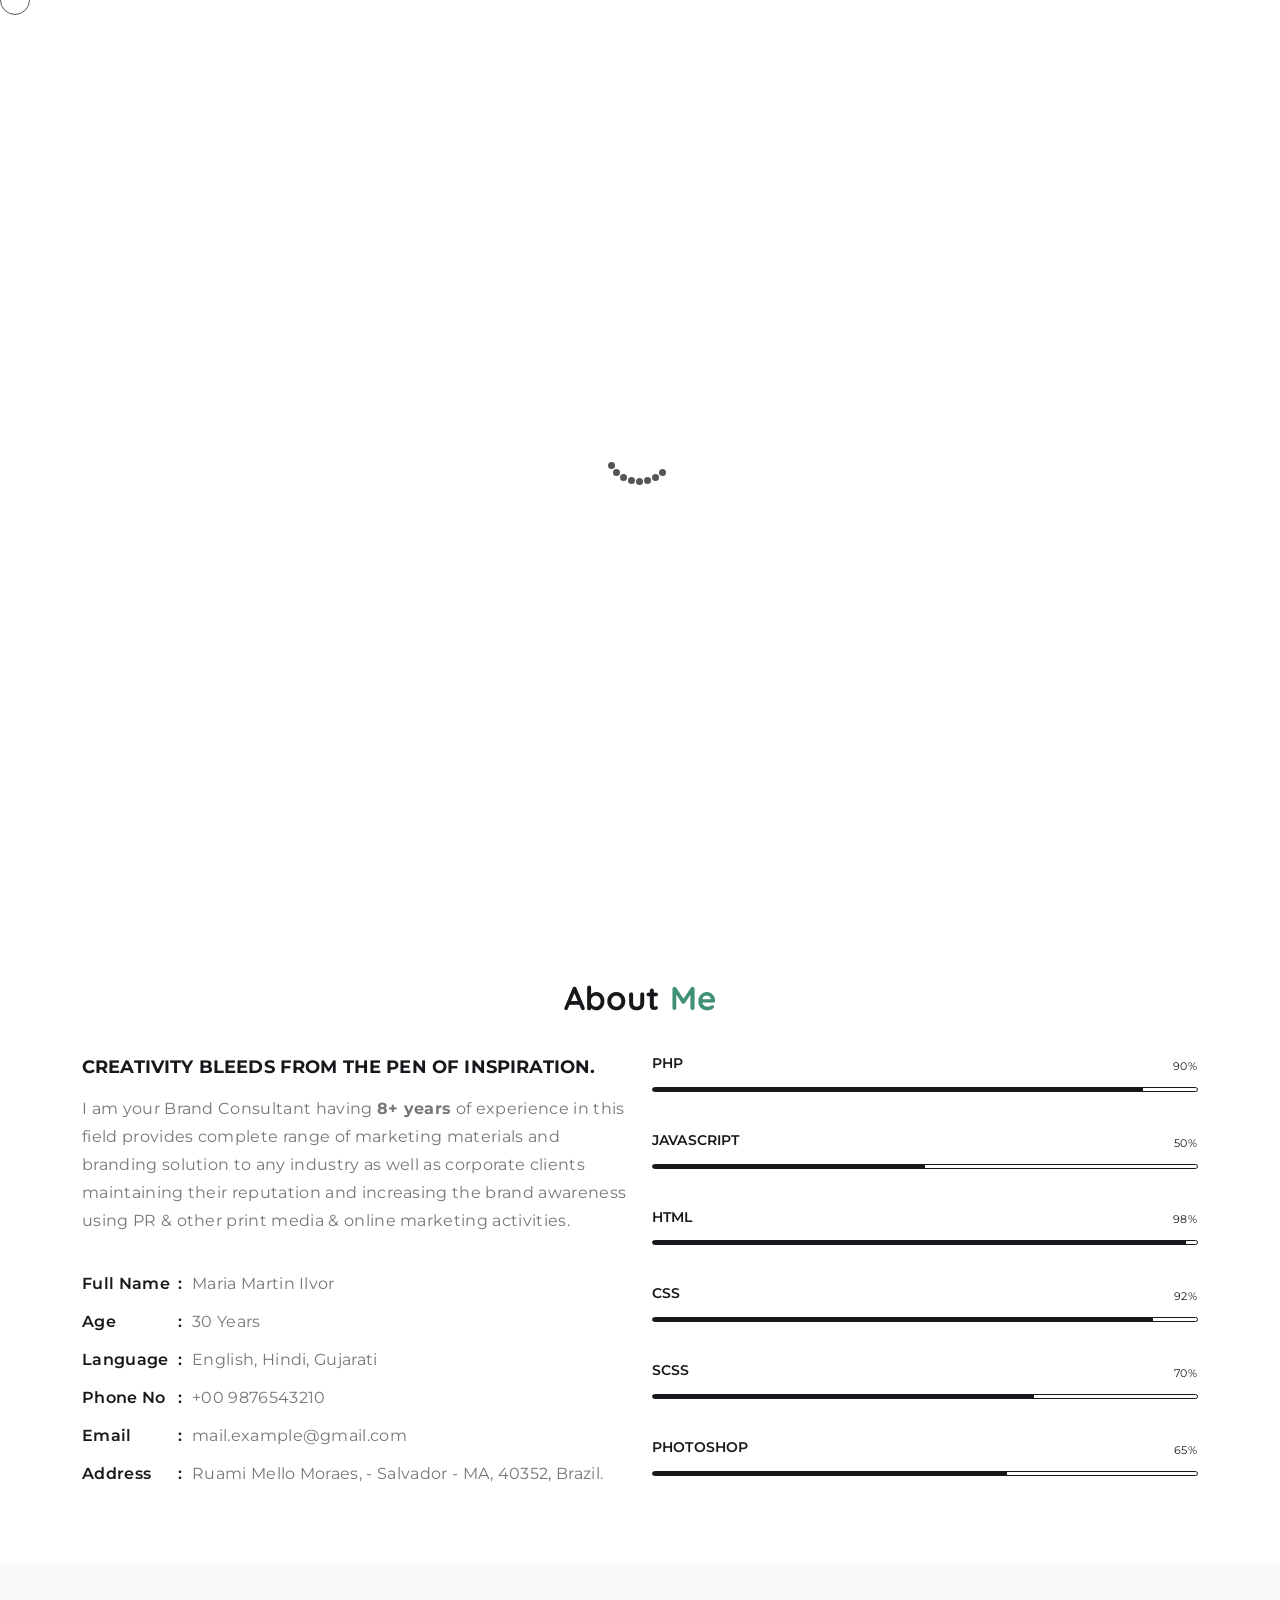
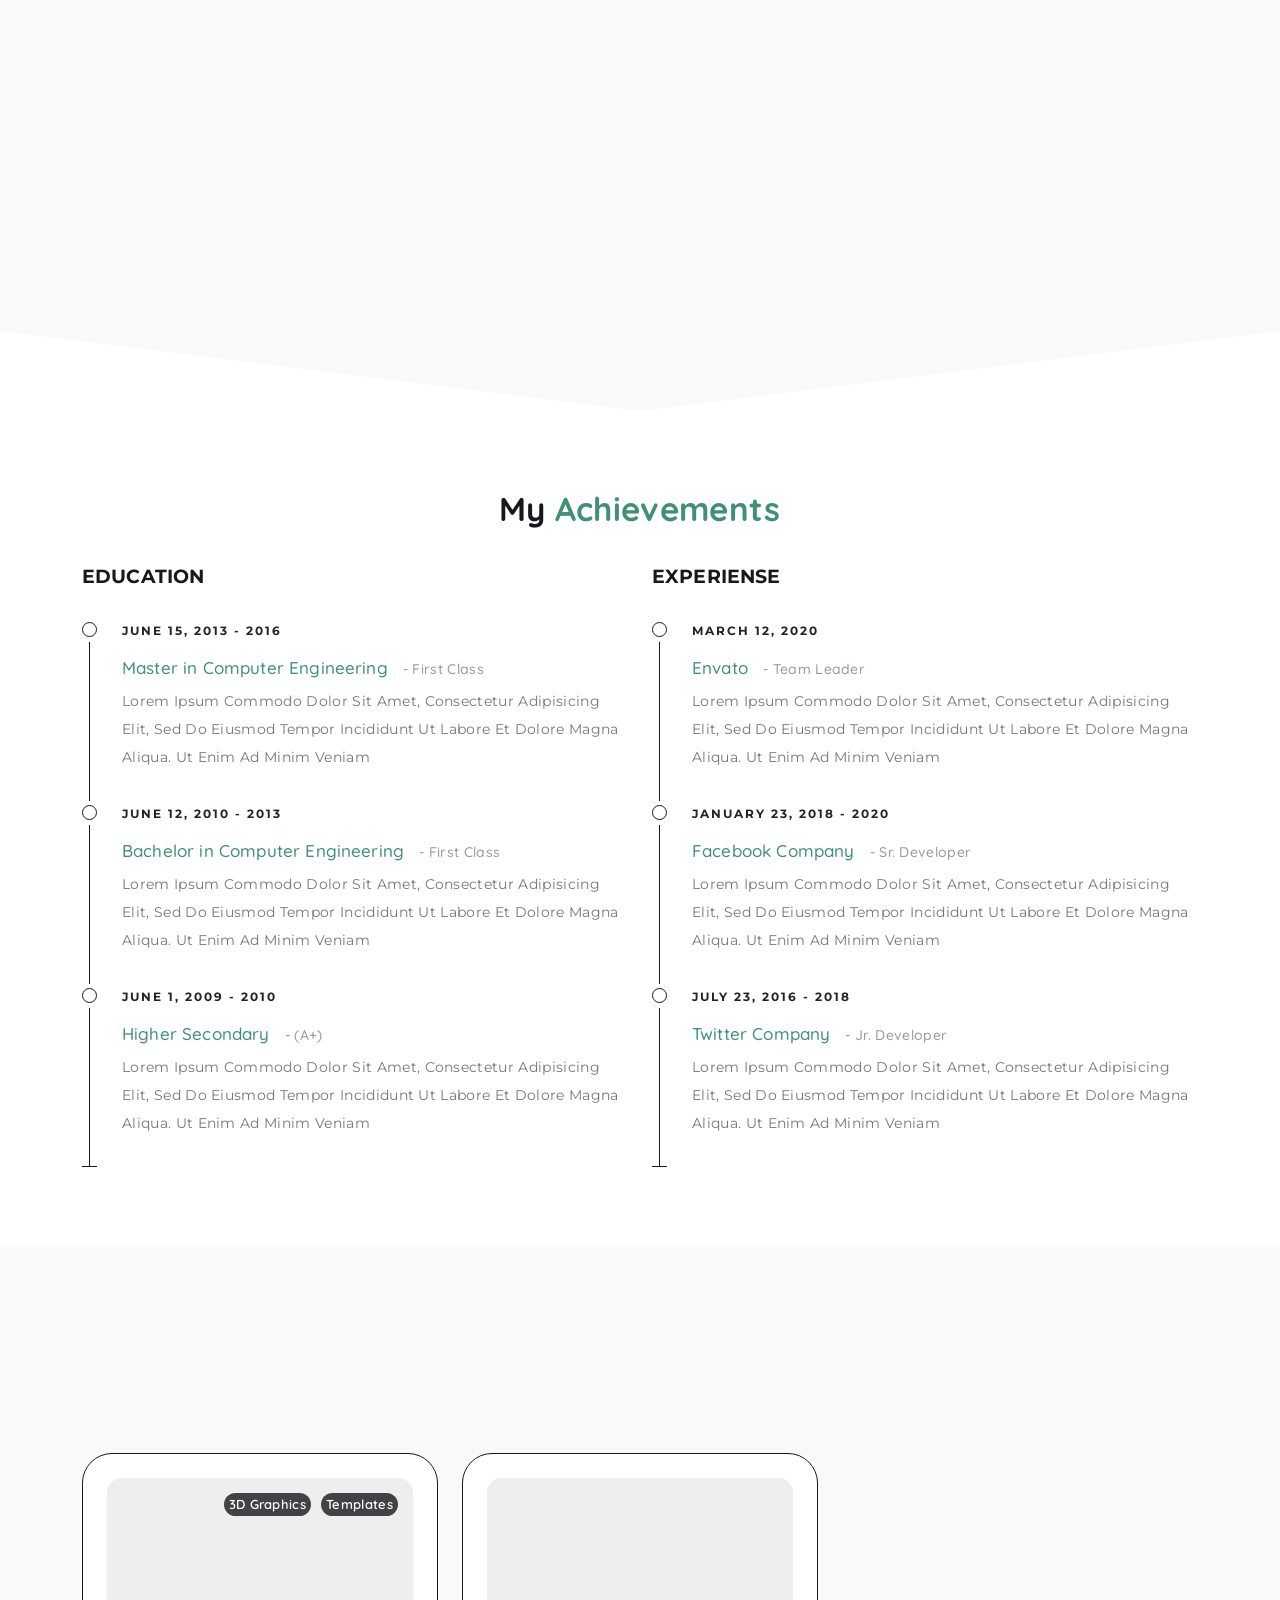
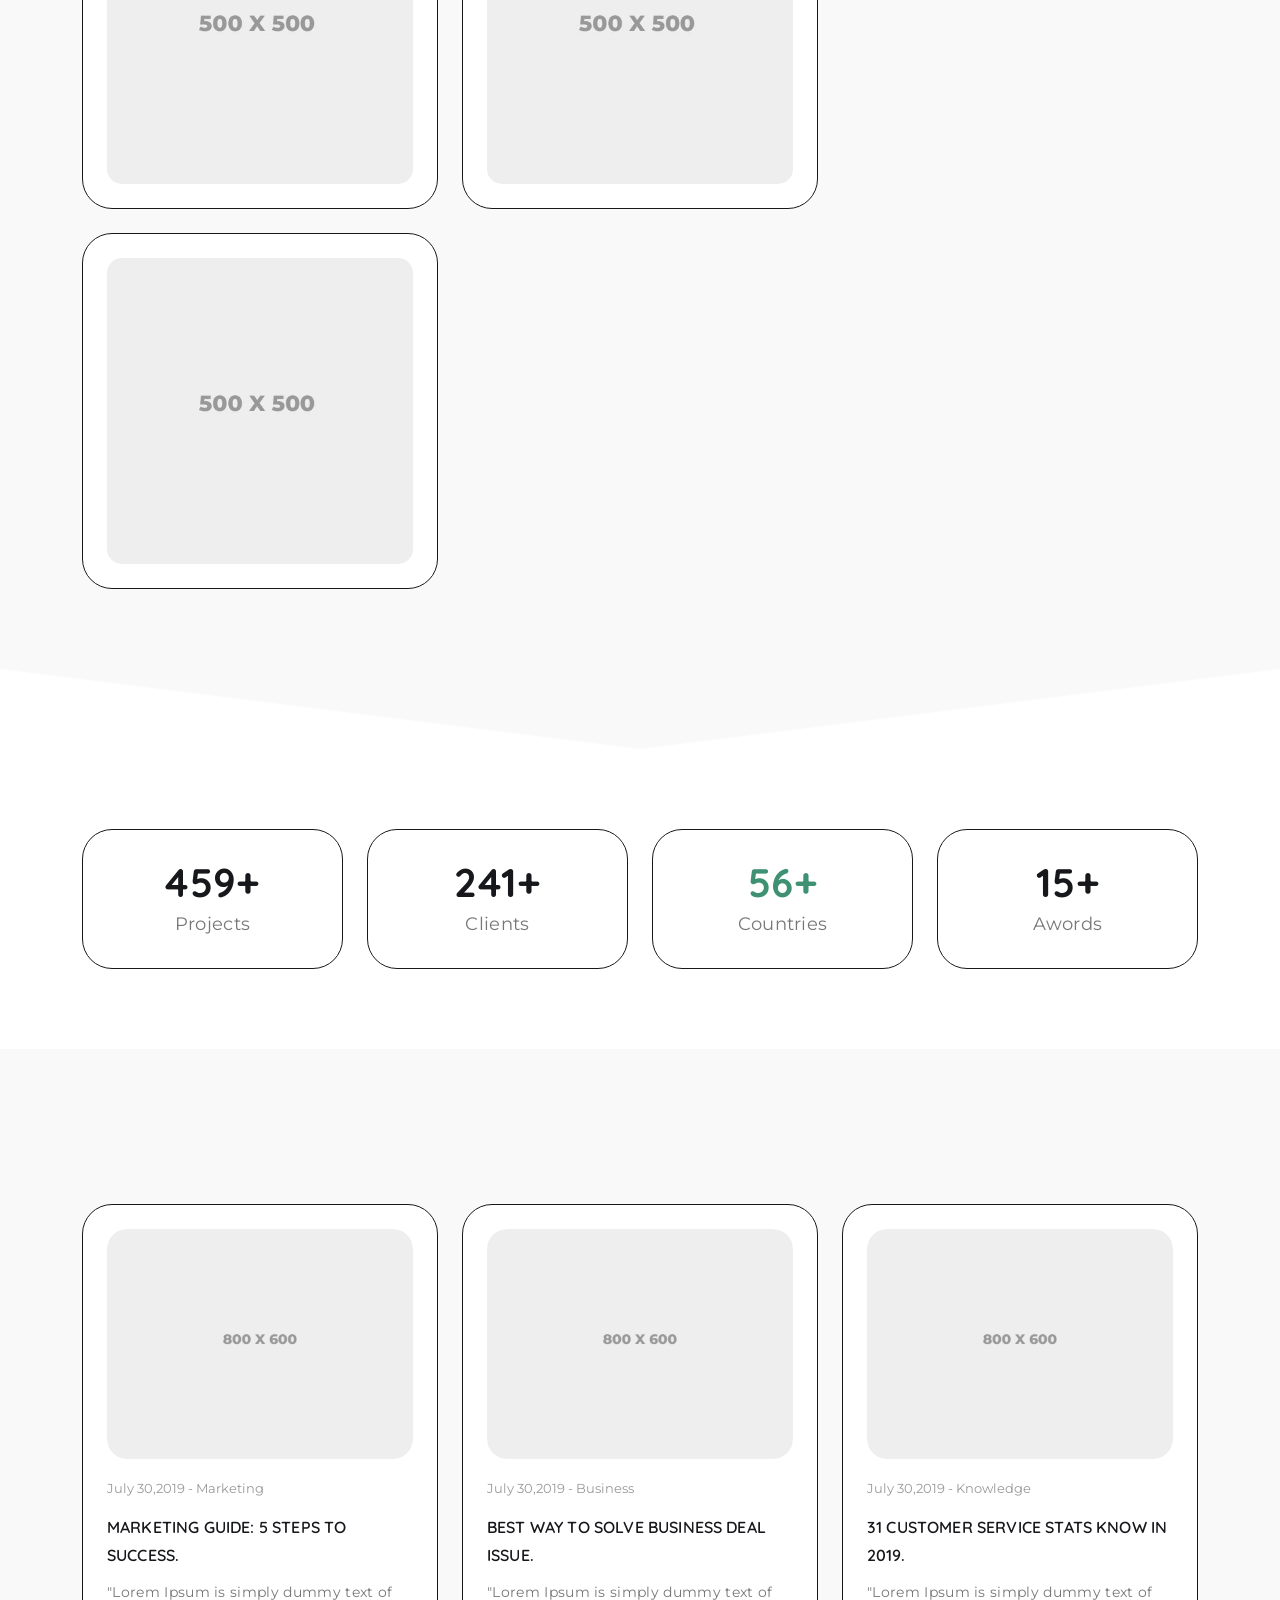
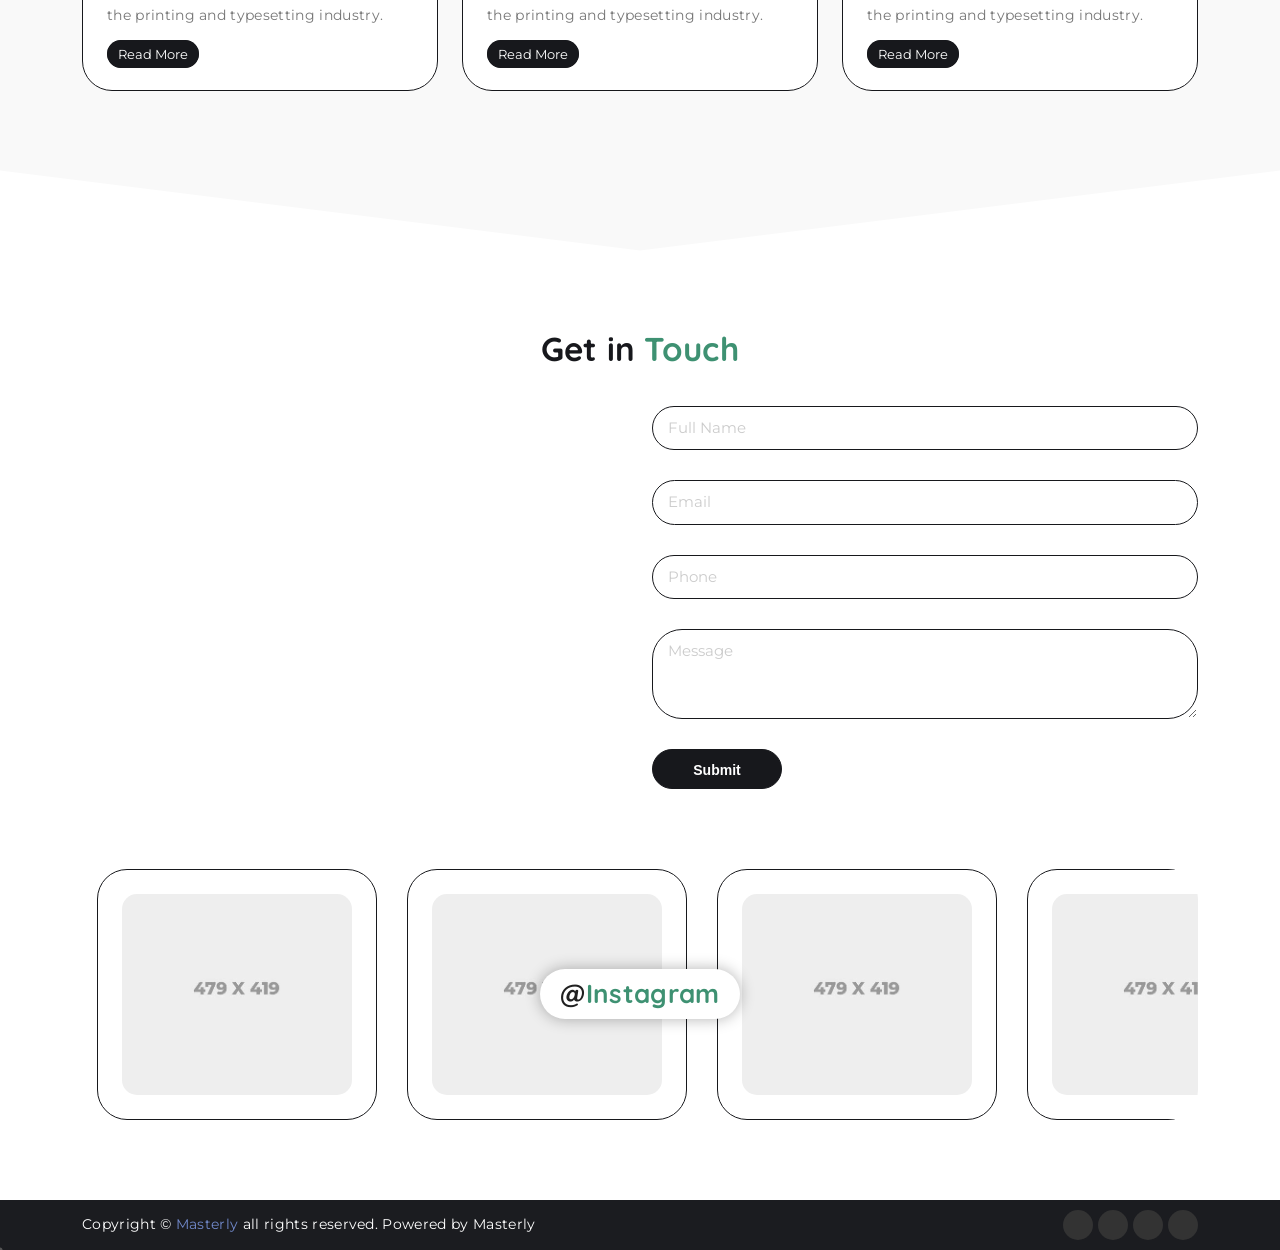
<file: masterly-html/demo-2/water-demo.html>
<!--========================================================= 
Item Name: Masterly - Personal Portfolio One Page HTML Template.
Author: ashishmaraviya
Version: 2
Copyright 2023
Author URI: https://themeforest.net/user/ashishmaraviya
============================================================-->
<!DOCTYPE html>
<html lang="en">

<head>
    <meta charset="UTF-8">
    <meta http-equiv="x-ua-compatible" content="ie=edge" />
    <meta name="viewport" content="width=device-width, initial-scale=1.0, minimum-scale=1.0">
    
    <title>Masterly - Personal Portfolio One Page HTML Template.</title>
    <meta name="keywords" content="personal portfolio, cv, resume, agency, bootstrap, clean, cv, designer, developer, freelancer, modern, one page portfolio, onepage, personal portfolio, responsive, resume, vcard" />
    <meta name="description" content="Best personal portfolio modern html template.">
    <meta name="author" content="ashishmaraviya">

    <!-- site Favicon -->
    <link rel="icon" href="assets/img/favicon/favicon.png" sizes="32x32" />

    <!-- css All Plugins Files -->
    <link rel="stylesheet" href="assets/css/plugins/animate.css" />
    <link rel="stylesheet" href="assets/css/plugins/swiper-bundle.min.css" />
    <link rel="stylesheet" href="assets/css/plugins/bootstrap.css" />
    <link rel="stylesheet" href="assets/css/plugins/jquery.fancybox.min.css" />    
    <link rel="stylesheet" href="assets/css/plugins/aos.min.css" />    
    <link rel="stylesheet" href="assets/css/plugins/owl.carousel.min.css" />    

    <!-- Main Style -->
    <link rel="stylesheet" id="main_style" href="assets/css/style.css" />
    <link rel="stylesheet" href="assets/css/color-4.css">
    <link rel="stylesheet" class="shape-css" href="assets/css/shape-3.css">
    <link rel="stylesheet" href="assets/css/responsive.css" />

</head>

<body class="body-bg">
 
    <!-- Loader -->
    <div id="ms-overlay">
        <div class="ms-roller">
            <div></div><div></div><div></div><div></div><div></div><div></div><div></div><div></div>
        </div>
    </div>

    <!-- Header section -->
    <header class="ms-static">
        <div class="container">
            <div class="nav-sec">
        <nav class="navbar navbar-expand-lg navbar-dark">
            <div class="container-fluid">
              <a class="navbar-brand" href="index.html"><img src="assets/img/logo/logo.png" alt="logo"></a>
              <button class="navbar-toggler" type="button" data-bs-toggle="collapse" data-bs-target="#navbarSupportedContent" aria-controls="navbarSupportedContent" aria-expanded="false" aria-label="Toggle navigation">
                <i class="fa fa-bars" aria-hidden="true"></i>
              </button>
              <div class="collapse navbar-collapse" id="navbarSupportedContent">
                <ul class="navbar-nav mb-2 ml-auto" id="top-menu">
                  <li class="nav-item active">
                    <a class="nav-link ms-nav" aria-current="page" href="#home">Home</a>
                  </li>
                  <li class="nav-item">
                    <a class="nav-link ms-nav" href="#about">About</a>
                  </li>
                  <li class="nav-item">
                    <a class="nav-link ms-nav" href="#experience">Experience</a>
                  </li>
                  <li class="nav-item">
                    <a class="nav-link ms-nav" href="#portfolio">Portfolio</a>
                  </li>
                  <li class="nav-item">
                    <a class="nav-link ms-nav" href="#news">News</a>
                  </li>
                  <li class="nav-item">
                    <a class="nav-link ms-nav" href="#contact">Contact Us</a>
                  </li>
                </ul>
              </div>
            </div>
          </nav>
        </div>
    </div>
    </header>

    <!-- Home section -->
    <section id="home" class="ms-home ms-home-water home-section ms-section bg-shape-hero">
        <div class="water-bg" id="water-js">
            <div class="container p-0">
                <div class="ms-row">
                    <div class="profile-img" data-aos="fade-up" data-aos-duration="4000">
                        <div class="profile-detail">
                            <img src="assets/img/profile.png" class="profile" alt="profile">
                        </div>
                    </div>
                    <div class="ms-detail" data-aos="fade-up" data-aos-duration="2000">
                        <div class="info">
                            <h1>My Self <span>Maria Ilvor</span></h1>
                            <h2><span>-</span>I'm a Web Developer</h2>
                            <p>The goal isn't to build a website. The goal is to build your business. With Creative, flexible and affordable website design and development.</p>
                            <a class="custom-btn ms-btn m-r-5px" href="javascript:void(0)">Download CV</a>
                            <a class="custom-btn ms-btn-1 nav-about" href="javascript:void(0)">More Info</a>
                        </div>
                    </div>
                    <div class="scroll-down"></div>
                </div>
            </div>
        </div>
    </section> 
    <!-- Home section End -->

    <!-- About section -->
    <section id="about" class="ms-about-section ms-section padding-tb-80 body-bg">
        <div class="container">
            <div class="row">
                <div class="section-title">
                    <h2>About<span> Me</span></h2>
                    <span class="ligh-title">About</span>
                </div>
                <div class="col-lg-6">
                    <div class="ms-about-detail">
                        <h4>Creativity bleeds from the pen of inspiration.</h4>
                        <p class="ms-text">I am your Brand Consultant having <b>8+ years</b> of experience in this field provides complete range of marketing materials and branding solution to any industry as well as corporate clients maintaining their reputation and increasing the brand awareness using PR & other print media & online marketing activities.</p>
                        <div class="ms-about-info">
                            <ul class="m-r-30">
                                <li><span class="title">Full Name<b>:</b></span>Maria Martin Ilvor</li>
                                <li><span class="title">Age<b>:</b></span>30 Years</li>
                                <li><span class="title">Language<b>:</b></span>English, Hindi, Gujarati</li>
                                <li><span class="title">Phone No<b>:</b></span>+00 9876543210</li>
                                <li><span class="title">Email<b>:</b></span>mail.example@gmail.com</li>
                                <li><span class="title">Address<b>:</b></span><span>Ruami Mello Moraes, - Salvador - MA, 40352, Brazil.</span></li>
                            </ul>
                        </div>
                    </div>
                </div>
                <div class="col-lg-6">
                    <div class="ms-skill-progress">
                        <h5>PHP</h5>
                        <div class="progress" data-percent="90%">
                            <div class="progress-done progress-done-php" role="progressbar">
                                <span>90%</span>
                            </div>
                        </div>
                        <h5>JAVASCRIPT</h5>
                        <div class="progress" data-percent="50%">
                            <div class="progress-done progress-done-js" role="progressbar">
                                <span>50%</span>
                            </div>
                        </div>
                        <h5>HTML</h5>
                        <div class="progress" data-percent="98%">
                            <div class="progress-done progress-done-html" role="progressbar">
                                <span>98%</span>
                            </div>
                        </div>
                        <h5>CSS</h5>
                        <div class="progress" data-percent="92%">
                            <div class="progress-done progress-done-css" role="progressbar">
                                <span>92%</span>
                            </div>
                        </div>
                        <h5>SCSS</h5>
                        <div class="progress" data-percent="70%">
                            <div class="progress-done progress-done-scss" role="progressbar">
                                <span>70%</span>
                            </div>
                        </div>
                        <h5>Photoshop</h5>
                        <div class="progress" data-percent="65%">
                            <div class="progress-done progress-done-ps" role="progressbar">
                                <span>65%</span>
                            </div>
                        </div>
                    </div>
                </div>
            </div>            
        </div>
    </section>
    <!-- About section End -->

    <!-- Start service section -->
    <section id="service" class="ms-service-section ms-section padding-tb-80 bg-shape">
        <div class="container">
            <div class="section-title d-none">
                <h2>My<span> service</span></h2>
                <span class="ligh-title">service</span>
            </div>
            <div class="row service-box m-b-minus-24px">
                <div class="col-lg-3 col-md-6 col-xs-12" data-aos="fade-up" data-aos-duration="2000" data-aos-delay="200">
                    <div class="flipper">
                        <div class="main-box">
                            <div class="box-front height-300 white-bg">
                                <img class="bg-img svg_img" src="assets/img/service/1.svg" alt="Graphics Design">
                                <div class="content-wrap">
                                    <img class="icofont icofont-headphone-alt font-40px dark-color svg_img" src="assets/img/service/1.svg" alt="Graphics Design">
                                    <h3>Graphics Design</h3>
                                    <p>Develop the Visual Identity of Your Business</p>
                                </div>
                            </div>
                            <div class="box-back height-300 gradient-bg">
                                <div class="content-wrap">
                                <h3>Graphics Design</h3>
                                    <p>Develop the Visual Identity of Your Business</p>
                                    <a href="#" class="btn">Read more</a>
                                </div>
                            </div>
                        </div>
                    </div>
                </div>
                <div class="col-lg-3 col-md-6 col-xs-12" data-aos="fade-up" data-aos-duration="2000" data-aos-delay="300">
                    <div class="flipper">
                        <div class="main-box">
                            <div class="box-front height-300 white-bg">
                                <img class="bg-img svg_img" src="assets/img/service/2.svg" alt="Graphics Design">
                                <div class="content-wrap">
                                    <img class="icofont icofont-headphone-alt font-40px dark-color svg_img" src="assets/img/service/2.svg" alt="web design">
                                    <h3>Web Design</h3>
                                    <p>Connect With Your Users, Not Just Your Business.</p>
                                </div>
                            </div>
                            <div class="box-back height-300 gradient-bg">
                                <div class="content-wrap">
                                    <h3>Web Design</h3>
                                    <p>Connect With Your Users, Not Just Your Business.</p>
                                    <a href="#" class="btn">Read more</a>
                                </div>
                            </div>
                        </div>
                    </div>
                </div>
                <div class="col-lg-3 col-md-6 col-xs-12" data-aos="fade-up" data-aos-duration="2000" data-aos-delay="400">
                    <div class="flipper">
                        <div class="main-box">
                            <div class="box-front height-300 white-bg">
                                <img class="bg-img svg_img" src="assets/img/service/3.svg" alt="Graphics Design">
                                <div class="content-wrap">
                                    <img class="icofont icofont-headphone-alt font-40px dark-color svg_img" src="assets/img/service/3.svg" alt="development">
                                    <h3>Development</h3>
                                    <p>We Develop the Visual Identity of Your Business.</p>
                                </div>
                            </div>
                            <div class="box-back height-300 gradient-bg">
                                <div class="content-wrap">
                                    <h3>Development</h3>
                                    <p>We Develop the Visual Identity of Your Business.</p>
                                    <a href="#" class="btn">Read more</a>
                                </div>
                            </div>
                        </div>
                    </div>
                </div>
                <div class="col-lg-3 col-md-6 col-xs-12" data-aos="fade-up" data-aos-duration="2000" data-aos-delay="500">
                    <div class="flipper">
                        <div class="main-box">
                            <div class="box-front height-300 white-bg">
                                <img class="bg-img svg_img" src="assets/img/service/4.svg" alt="Graphics Design">
                                <div class="content-wrap">
                                    <img class="icofont icofont-headphone-alt font-40px dark-color svg_img" src="assets/img/service/4.svg" alt="seo friendly">
                                    <h3>Seo Friendly</h3>
                                    <p>Taking your site at the top of Google's ranking.</p>
                                </div>
                            </div>
                            <div class="box-back height-300 gradient-bg">
                                <div class="content-wrap">
                                    <h3>Seo Friendly</h3>
                                    <p>Taking your site at the top of Google's ranking.</p>
                                    <a href="#" class="btn">Read more</a>
                                </div>
                            </div>
                        </div>
                    </div>
                </div>
            </div>
        </div>
    </section>

    <!-- Start Experience & Education section -->
    <section id="experience" class="ms-experience-section ms-section padding-tb-80 body-bg">
        <div class="container">
            <div class="row">
                <div class="section-title" data-aos="fade-up" data-aos-duration="2000" data-aos-delay="200">
                    <h2>My <span>Achievements</span></h2>
                    <span class="ligh-title">Achievements</span>
                </div>
                <div class="col-lg-6 col-md-12 col-sm-12">
                    <div class="education ms-box" data-aos="fade-up" data-aos-duration="2000" data-aos-delay="400">
                        <h4>Education</h4>
                        <ul class="timeline">
                            <li class="timeline-item" data-aos="fade-up" data-aos-duration="2000" data-aos-delay="400">
                                <div class="timeline-info">
                                    <span>June 15, 2013 - 2016</span>
                                </div>
                                <div class="timeline-marker"></div>
                                <div class="timeline-content">
                                    <h5 class="timeline-title">Master in Computer Engineering<span class="sub">- First Class</span></h5>
                                    <p>Lorem Ipsum Commodo Dolor Sit Amet, Consectetur Adipisicing Elit, Sed Do Eiusmod Tempor Incididunt Ut Labore Et Dolore Magna Aliqua. Ut Enim Ad Minim Veniam</p>
                                </div>
                            </li>
                            <li class="timeline-item" data-aos="fade-up" data-aos-duration="2000" data-aos-delay="600">
                                <div class="timeline-info">
                                    <span>June 12, 2010 - 2013</span>
                                </div>
                                <div class="timeline-marker"></div>
                                <div class="timeline-content">
                                    <h5 class="timeline-title">Bachelor in Computer Engineering<span class="sub">- First Class</span></h5>
                                    <p>Lorem Ipsum Commodo Dolor Sit Amet, Consectetur Adipisicing Elit, Sed Do Eiusmod Tempor Incididunt Ut Labore Et Dolore Magna Aliqua. Ut Enim Ad Minim Veniam</p>
                                </div>
                            </li>
                            <li class="timeline-item" data-aos="fade-up" data-aos-duration="2000" data-aos-delay="800">
                                <div class="timeline-info">
                                    <span>June 1, 2009 - 2010</span>
                                </div>
                                <div class="timeline-marker"></div>
                                <div class="timeline-content">
                                    <h5 class="timeline-title">Higher Secondary<span class="sub">- (A+)</span></h5>
                                    <p>Lorem Ipsum Commodo Dolor Sit Amet, Consectetur Adipisicing Elit, Sed Do Eiusmod Tempor Incididunt Ut Labore Et Dolore Magna Aliqua. Ut Enim Ad Minim Veniam</p>
                                </div>
                            </li>
                        </ul>
                        
                    </div>
                </div>
                <div class="col-lg-6 col-md-12 col-sm-12">
                    <div class="experiense ms-box" data-aos="fade-up" data-aos-duration="2000" data-aos-delay="300">
                        <h4>Experiense</h4>
                        <ul class="timeline">
                            <li class="timeline-item" data-aos="fade-up" data-aos-duration="2000" data-aos-delay="400">
                                <div class="timeline-info">
                                    <span>March 12, 2020</span>
                                </div>
                                <div class="timeline-marker"></div>
                                <div class="timeline-content">
                                    <h5 class="timeline-title">Envato<span class="sub">- Team Leader</span></h5>
                                    <p>Lorem Ipsum Commodo Dolor Sit Amet, Consectetur Adipisicing Elit, Sed Do Eiusmod Tempor Incididunt Ut Labore Et Dolore Magna Aliqua. Ut Enim Ad Minim Veniam</p>
                                </div>
                            </li>
                            <li class="timeline-item" data-aos="fade-up" data-aos-duration="2000" data-aos-delay="600">
                                <div class="timeline-info">
                                    <span>January 23, 2018 - 2020</span>
                                </div>
                                <div class="timeline-marker"></div>
                                <div class="timeline-content">
                                    <h5 class="timeline-title">Facebook Company<span class="sub">- Sr. Developer</span></h5>
                                    <p>Lorem Ipsum Commodo Dolor Sit Amet, Consectetur Adipisicing Elit, Sed Do Eiusmod Tempor Incididunt Ut Labore Et Dolore Magna Aliqua. Ut Enim Ad Minim Veniam</p>
                                </div>
                            </li>
                            <li class="timeline-item" data-aos="fade-up" data-aos-duration="2000" data-aos-delay="800">
                                <div class="timeline-info">
                                    <span>July 23, 2016 - 2018</span>
                                </div>
                                <div class="timeline-marker"></div>
                                <div class="timeline-content">
                                    <h5 class="timeline-title">Twitter Company<span class="sub">- Jr. Developer</span></h5>
                                    <p>Lorem Ipsum Commodo Dolor Sit Amet, Consectetur Adipisicing Elit, Sed Do Eiusmod Tempor Incididunt Ut Labore Et Dolore Magna Aliqua. Ut Enim Ad Minim Veniam</p>
                                </div>
                            </li>
                        </ul>
                    </div>
                </div>
            </div>
            
        </div>
    </section>
    <!-- End Experience & Education Section -->

    <!-- Start Portfolio Section -->
    <section id="portfolio" class="ms-portfolio-section ms-section portfolio padding-tb-80 bg-shape">
        <div class="container">
            <div class="section-title p-b-15" data-aos="fade-up" data-aos-duration="2000" data-aos-delay="300">
                <h2>My <span>Portfolio</span></h2>
                <span class="ligh-title">Portfolio</span>
            </div>
            <div class="row m-b-minus-24px">
                <div class="portfolio-content">
                    <div>
                        <div class="row">
                            <div class="col-sm-12" data-aos="fade-up" data-aos-duration="2000" data-aos-delay="400">
                                <div class="portfolio-tabs">
                                    <ul>
                                        <li class="filter" data-filter="all">ALL</li>
                                        <li class="filter" data-filter=".design">DESIGN</li>
                                        <li class="filter" data-filter=".development">DEVELOPMENT</li>
                                        <li class="filter" data-filter=".graphics">GRAPHICS</li>
                                        <li class="filter" data-filter=".templates">Templates</li>
                                    </ul>
                                </div>
                            </div>
                            <div class="col-md-12 col-sm-12" data-aos="fade-up" data-aos-duration="2000" data-aos-delay="600">
                                <div class="portfolio-content-items">
                                    <div class="row">
                                        <div class="col-lg-4 col-md-6 col-xs-12 mix graphics templates">
                                            <div class="hovereffect">
                                                <div class="portfolio-img">
                                                    <img src="assets/img/portfolio/11.jpg" alt="graphics">
                                                    <h3><span>3D Graphics</span><span>Templates</span></h3>
                                                </div>
                                                <div class="overlay">
                                                    <div class="overlay-info">
                                                        <a class="info" href="#"><i class="fa fa-link" aria-hidden="true"></i></a>
                                                        <a class="info" data-fancybox="gallery" href="assets/img/portfolio/1.jpg"><i class="fa fa-search" aria-hidden="true"></i></a>
                                                    </div>
                                                </div>
                                            </div>
                                        </div>
                                        <div class="col-lg-4 col-md-6 col-xs-12 mix design">
                                            <div class="hovereffect">
                                                <div class="portfolio-img">
                                                    <img src="assets/img/portfolio/22.jpg" alt="design">
                                                    <h3><span>Web Design</span></h3>
                                                </div>
                                                <div class="overlay">
                                                    <div class="overlay-info">
                                                        <a class="info" href="#"><i class="fa fa-link" aria-hidden="true"></i></a>
                                                        <a class="info" data-fancybox="gallery" href="assets/img/portfolio/2.jpg"><i class="fa fa-search" aria-hidden="true"></i></a>
                                                    </div>
                                                </div>
                                            </div>
                                        </div>
                                        <div class="col-lg-4 col-md-6 col-xs-12 mix design">
                                            <div class="hovereffect">
                                                <div class="portfolio-img">
                                                    <img src="assets/img/portfolio/33.jpg" alt="design">
                                                    <h3><span>Web Design</span></h3>
                                                </div>
                                                <div class="overlay">
                                                    <div class="overlay-info">
                                                        <a class="info" href="#"><i class="fa fa-link" aria-hidden="true"></i></a>
                                                        <a class="info" data-fancybox="gallery" href="assets/img/portfolio/3.jpg"><i class="fa fa-search" aria-hidden="true"></i></a>
                                                    </div>
                                                </div>
                                            </div>
                                        </div>
                                        <div class="col-lg-4 col-md-6 col-xs-12 mix development">
                                            <div class="hovereffect">
                                                <div class="portfolio-img">
                                                    <img src="assets/img/portfolio/44.jpg" alt="development">
                                                    <h3><span>Development</span></h3>
                                                </div>
                                                <div class="overlay">
                                                    <div class="overlay-info">
                                                        <a class="info" href="#"><i class="fa fa-link" aria-hidden="true"></i></a>
                                                        <a class="info" data-fancybox="gallery" href="assets/img/portfolio/4.jpg"><i class="fa fa-search" aria-hidden="true"></i></a>
                                                    </div>
                                                </div>
                                            </div>
                                        </div>
                                        <div class="col-lg-4 col-md-6 col-xs-12 mix templates design">
                                            <div class="hovereffect">
                                                <div class="portfolio-img">
                                                    <img src="assets/img/portfolio/55.jpg" alt="templates">
                                                    <h3><span>Templates</span><span>Web Design</span></h3>
                                                </div>
                                                <div class="overlay">
                                                    <div class="overlay-info">
                                                        <a class="info" href="#"><i class="fa fa-link" aria-hidden="true"></i></a>
                                                        <a class="info" data-fancybox="gallery" href="assets/img/portfolio/5.jpg"><i class="fa fa-search" aria-hidden="true"></i></a>
                                                    </div>
                                                </div>
                                            </div>
                                        </div>
                                        <div class="col-lg-4 col-md-6 col-xs-12 mix development graphics">
                                            <div class="hovereffect">
                                                <div class="portfolio-img">
                                                    <img src="assets/img/portfolio/66.jpg" alt="development">
                                                    <h3><span>Development</span><span>3D Graphics</span></h3>
                                                </div>
                                                <div class="overlay">
                                                    <div class="overlay-info">
                                                        <a class="info" href="#"><i class="fa fa-link" aria-hidden="true"></i></a>
                                                        <a class="info" data-fancybox="gallery" href="assets/img/portfolio/6.jpg"><i class="fa fa-search" aria-hidden="true"></i></a>
                                                    </div>
                                                </div>
                                            </div>
                                        </div>
                                    </div>
                                </div>
                            </div>
                        </div>
                    </div>
                </div>
            </div>
        </div>
    </section>
    <!-- End Portfolio Section -->

    <!-- Start Counter Section -->
    <section id="counters" class="ms-counter-section ms-section padding-tb-80 body-bg">
        <div class="container">
            <div class="section-title d-none" data-aos="fade-up" data-aos-duration="2000" data-aos-delay="200">
                <h2>My <span>Achievements</span></h2>
                <span class="ligh-title">Achievements</span>
            </div>
            <div class="row achive m-tb-minus-12px" id="counter">
                <div class="col-lg-3 col-md-6" data-aos="fade-up" data-aos-duration="2000" data-aos-delay="200">
                    <div class="count-block" data-tilt>
                        <h3><span class="counter counter-value" data-count="459">459</span>+</h3>
                        <p>Projects</p>
                    </div>
                </div>
                <div class="col-lg-3 col-md-6" data-aos="fade-up" data-aos-duration="2000" data-aos-delay="300">
                    <div class="count-block" data-tilt>
                        <h3><span class="counter counter-value" data-count="241">241</span>+</h3>
                        <p>Clients</p>
                    </div>
                </div>
                <div class="col-lg-3 col-md-6" data-aos="fade-up" data-aos-duration="2000" data-aos-delay="400">
                    <div class="count-block" data-tilt>
                        <h3 class="active-num"><span class="counter counter-value" data-count="56">56</span>+</h3>
                        <p>Countries</p>
                    </div>
                </div>
                <div class="col-lg-3 col-md-6" data-aos="fade-up" data-aos-duration="2000" data-aos-delay="500">
                    <div class="count-block" data-tilt>
                        <h3><span class="counter counter-value" data-count="15">15</span>+</h3>
                        <p>Awords</p>
                    </div>
                </div>
            </div>
        </div>
    </section>
    <!-- End Counter Section -->

    <!-- Start News Section -->
    <section id="news" class="ms-news-section ms-section padding-tb-80 bg-shape">
        <div class="container">
            <div class="section-title" data-aos="fade-up" data-aos-duration="2000" data-aos-delay="200">
                <h2>Latest <span>News</span></h2>
                <span class="ligh-title">News</span>
            </div>
            <div class="row m-b-minus-24px" data-aos="fade-up" data-aos-duration="2000" data-aos-delay="300">
                <div class="owl-carousel news-carousel">
                    <div class="ms-item">
                        <div class="news-info">
                            <figure class="news-img"><a href="#"><img src="assets/img/news/1.jpg" alt="news imag"></a>
                            </figure>
                            <div class="detail">
                                <label>July 30,2019 - <a href="#">Marketing</a></label>
                                <h3><a href="#">Marketing Guide: 5 Steps to Success.</a></h3>
                                <p class="text-length">"Lorem Ipsum is simply dummy text of the printing and typesetting industry.</p>
                                <div class="more-info">
                                    <a href="#">Read More<span></span></a>
                                </div>
                            </div>
                        </div>
                    </div>
                    <div class="ms-item">
                        <div class="news-info">
                            <figure class="news-img"><a href="#"><img src="assets/img/news/2.jpg" alt="news imag"></a>
                            </figure>
                            <div class="detail">
                                <label>July 30,2019 - <a href="#">Business</a></label>
                                <h3><a href="#">Best way to solve business deal issue.</a></h3>
                                <p class="text-length">"Lorem Ipsum is simply dummy text of the printing and typesetting industry.</p>
                                <div class="more-info">
                                    <a href="#">Read More<span></span></a>
                                </div>
                            </div>
                        </div>
                    </div>
                    <div class="ms-item">
                        <div class="news-info">
                            <figure class="news-img"><a href="#"><img src="assets/img/news/3.jpg" alt="news imag"></a>
                            </figure>
                            <div class="detail">
                                <label>July 30,2019 - <a href="#">Knowledge</a></label>
                                <h3><a href="#">31 customer service stats know in 2019.</a></h3>
                                <p class="text-length">"Lorem Ipsum is simply dummy text of the printing and typesetting industry.</p>
                                <div class="more-info">
                                    <a href="#">Read More<span></span></a>
                                </div>
                            </div>
                        </div>
                    </div>
                    <div class="ms-item">
                        <div class="news-info">
                            <figure class="news-img"><a href="#"><img src="assets/img/news/4.jpg" alt="news imag"></a>
                            </figure>
                            <div class="detail">
                                <label>July 30,2019 - <a href="#">Business</a></label>
                                <h3><a href="#">Business ideas to grow your business.</a></h3>
                                <p class="text-length">"Lorem Ipsum is simply dummy text of the printing and typesetting industry.</p>
                                <div class="more-info">
                                    <a href="#">Read More<span></span></a>
                                </div>
                            </div>
                        </div>
                    </div>
                    <div class="ms-item">
                        <div class="news-info">
                            <figure class="news-img"><a href="#"><img src="assets/img/news/5.jpg" alt="news imag"></a>
                            </figure>
                            <div class="detail">
                                <label>July 30,2019 - <a href="#">Marketing</a></label>
                                <h3><a href="#">Marketing Guide: 5 Steps to Success.</a></h3>
                                <p class="text-length">"Lorem Ipsum is simply dummy text of the printing and typesetting industry.</p>
                                <div class="more-info">
                                    <a href="#">Read More<span></span></a>
                                </div>
                            </div>
                        </div>
                    </div>
                    <div class="ms-item">
                        <div class="news-info">
                            <figure class="news-img"><a href="#"><img src="assets/img/news/6.jpg" alt="news imag"></a>
                            </figure>
                            <div class="detail">
                                <label>July 30,2019 - <a href="#">Knowledge</a></label>
                                <h3><a href="#">31 customer service stats know in 2019.</a></h3>
                                <p class="text-length">"Lorem Ipsum is simply dummy text of the printing and typesetting industry.</p>
                                <div class="more-info">
                                    <a href="#">Read More<span></span></a>
                                </div>
                            </div>
                        </div>
                    </div>
                </div>
            </div>
        </div>
    </section>
    <!-- End News Section -->

    <!-- Start Contact us Section -->
    <section id="contact" class="ms-contact-section ms-section padding-tb-80 body-bg">
        <div class="container">
            <div class="section-title" data-aos="fade-up" data-aos-duration="2000" data-aos-delay="200">
                <h2>Get in <span>Touch</span></h2>
                <span class="ligh-title">Contact</span>
            </div>
            <div class="row">
                <div class="col-md-6" data-aos="fade-up" data-aos-duration="2000" data-aos-delay="200">
                    <!-- <iframe src="//maps.google.com/maps?q=53.3381768,-6.2613077&z=15&output=embed"> -->
                    <iframe src="//maps.google.com/maps?q=-12.942227,-38.480291&z=15&output=embed" allowfullscreen=""></iframe>
                </div>
                <div class="col-md-6" data-aos="fade-up" data-aos-duration="2000" data-aos-delay="300">
                    <form>
                        <div class="form-group" data-aos="fade-up" data-aos-duration="2000" data-aos-delay="300">
                            <input type="text" class="form-control" id="fname" placeholder="Full Name">
                        </div>
                        <div class="form-group" data-aos="fade-up" data-aos-duration="2000" data-aos-delay="400">
                          <input type="email" class="form-control" id="umail" placeholder="Email">
                        </div>
                        <div class="form-group" data-aos="fade-up" data-aos-duration="2000" data-aos-delay="500">
                            <input type="text" class="form-control" id="phone" placeholder="Phone">
                        </div>
                        <div class="form-group" data-aos="fade-up" data-aos-duration="2000" data-aos-delay="600">
                          <textarea class="form-control" id="exampleFormControlTextarea1" rows="3" placeholder="Message"></textarea>
                        </div>
                        <button type="submit" class="custom-btn ms-btn-1" data-aos="fade-up" data-aos-duration="2000" data-aos-delay="700">Submit</button>
                      </form>
                </div>
            </div>
        </div>
    </section>
    <!-- End Contact us Section -->

    <!-- Instagram Start -->
    <section class="section ms-instagram-section module padding-b-80" id="insta">
        <div class="container">
            <div class="row">
                <div class="ms-insta-wrapper" data-aos="fade-up" data-aos-duration="2000" data-aos-delay="200">
                    <div class="ms-title section-title">
                        <h2>@<span>Instagram</span></h2>
                    </div>
                    <div class="ms-insta-wrapper">
                        <div class="ms-insta-outer">
                            <div data-animation="fadeIn">
                                <div class="insta-auto">
                                    <!-- instagram item -->
                                    <div class="ms-insta-item">
                                        <div class="ms-insta-inner">
                                            <a href="#" target="_blank"><img src="assets/img/instagram/1.jpg" alt="insta">
                                                <i class="fa fa-instagram" aria-hidden="true"></i>
                                            </a>
                                        </div>
                                    </div>
                                    <!-- instagram item -->
                                    <div class="ms-insta-item">
                                        <div class="ms-insta-inner">
                                            <a href="#" target="_blank"><img src="assets/img/instagram/2.jpg" alt="insta">
                                                <i class="fa fa-instagram" aria-hidden="true"></i>
                                            </a>
                                        </div>
                                    </div>
                                    <!-- instagram item -->
                                    <div class="ms-insta-item">
                                        <div class="ms-insta-inner">
                                            <a href="#" target="_blank"><img src="assets/img/instagram/3.jpg" alt="insta">
                                                <i class="fa fa-instagram" aria-hidden="true"></i>
                                            </a>
                                        </div>
                                    </div>
                                    <!-- instagram item -->
                                    <div class="ms-insta-item">
                                        <div class="ms-insta-inner">
                                            <a href="#" target="_blank"><img src="assets/img/instagram/4.jpg" alt="insta">
                                                <i class="fa fa-instagram" aria-hidden="true"></i>
                                            </a>
                                        </div>
                                    </div>
                                    <!-- instagram item -->
                                    <!-- instagram item -->
                                    <div class="ms-insta-item">
                                        <div class="ms-insta-inner">
                                            <a href="#" target="_blank"><img src="assets/img/instagram/5.jpg" alt="insta">
                                                <i class="fa fa-instagram" aria-hidden="true"></i>
                                            </a>
                                        </div>
                                    </div>
                                    <!-- instagram item -->
                                    <!-- instagram item -->
                                    <div class="ms-insta-item">
                                        <div class="ms-insta-inner">
                                            <a href="#" target="_blank"><img src="assets/img/instagram/6.jpg" alt="insta">
                                                <i class="fa fa-instagram" aria-hidden="true"></i>
                                            </a>
                                        </div>
                                    </div>
                                    <!-- instagram item -->
                                    <!-- instagram item -->
                                    <div class="ms-insta-item">
                                        <div class="ms-insta-inner">
                                            <a href="#" target="_blank"><img src="assets/img/instagram/7.jpg" alt="insta">
                                                <i class="fa fa-instagram" aria-hidden="true"></i>
                                            </a>
                                        </div>
                                    </div>
                                    <!-- instagram item -->
                                </div>
                            </div>
                        </div>
                    </div>
                </div>
            </div>
        </div>
        
    </section>
    <!-- Instagram End -->

    <!-- Start Footer -->
    <footer>
        <div class="container">
            <div class="ms-footer-detail">
                <div class="ms-copy">
                   Copyright &copy;
                   <a class="site-name" href="index.html">Masterly</a> 
                   all rights reserved. Powered by Masterly
                </div>
                <div class="ms-social">
                    <ul>
                        <li><a href="https://www.facebook.com/" target="_blank"><i class="fa fa-facebook" aria-hidden="true"></i></a></li>
                        <li><a href="https://www.instagram.com/" target="_blank"><i class="fa fa-instagram" aria-hidden="true"></i></a></li>
                        <li><a href="https://twitter.com/" target="_blank"><i class="fa fa-twitter" aria-hidden="true"></i></a></li>
                        <li><a href="https://linkedin.com/" target="_blank"><i class="fa fa-linkedin" aria-hidden="true"></i></a></li>
                    </ul>
                </div>
            </div>
        </div>
    </footer>
    <!-- End Footer -->

    <!-- Whatsapp -->
    <div class="ms-style ms-right-bottom">
        <!-- Start Floating Panel Container -->
        <div class="ms-panel">
            <!-- Panel Header -->
            <div class="ms-header">
                <strong>Need Help?</strong>
                <p>Chat with us on WhatsApp</p>
            </div>
            <!-- Panel Content -->
            <div class="ms-body">
                <ul>
                    <!-- Start Single Contact List -->
                    <li>
                        <a class="ms-list" data-number="918866774266"
                            data-message="Share me your latest resume, HR from masterly...">
                            <div class="d-flex bd-highlight">
                                <!-- Profile Picture -->
                                <div class="ms-img-cont">
                                    <img src="assets/img/chat/profile_02.jpg" class="ms-user-img"
                                        alt="Profile image">
                                    <span class="ms-status-icon"></span>
                                </div>
                                <!-- Display Name & Last Seen -->
                                <div class="ms-user-info">
                                    <span>Maria W Ilvor</span>
                                    <p>Maria left 7 mins ago</p>
                                </div>
                            </div>
                        </a>
                    </li>
                    <!--/ End Single Contact List -->
                    <!-- Start Single Contact List -->
                    <li>
                        <a class="ms-list" data-number="918866774266"
                            data-message="Share me your latest resume, HR from masterly...">
                            <div class="d-flex bd-highlight">
                                <!-- Profile Picture -->
                                <div class="ms-img-cont">
                                    <img src="assets/img/chat/profile_01.jpg" class="ms-user-img"
                                        alt="Profile image">
                                    <span class="ms-status-icon ms-online"></span>
                                </div>
                                <!-- Display Name & Last Seen -->
                                <div class="ms-user-info">
                                    <span>William Ilvor</span>
                                    <p>William is online</p>
                                </div>
                            </div>
                        </a>
                    </li>
                    <!--/ End Single Contact List -->
                   
                </ul>
            </div>
        </div>
        <!--/ End Floating Panel Container -->
        <!-- Start Right Floating Button-->
        <div class="ms-right-bottom">
            <div class="ms-box">
                <div class="ms-button rotateBackward">
                    <i class="fa fa-whatsapp"></i>
                </div>
            </div>
        </div>
        <!--/ End Right Floating Button-->
    </div>
    <!-- Whatsapp end -->

    <!-- Page Scroll Top -->
    <div id="scrollup">
        <i class="fa fa-arrow-up" aria-hidden="true"></i>
    </div>
    
    <!-- Theme Custom Cursors -->
    <div class="ms-cursor"></div>
    <div class="ms-cursor-2"></div>

    <!-- Plugins JS -->
    <script src="assets/js/plugins/jquery-3.5.1.min.js"></script>
    <script src="assets/js/plugins/bootstrap.bundle.min.js"></script>
    <script src="assets/js/plugins/jquery.fancybox.min.js"></script>
    <script src="assets/js/plugins/mixitup.min.js"></script>
    <script src="assets/js/plugins/fontawesome.js"></script>
    <script src="assets/js/plugins/tilt.jquery.js"></script>
    <script src="assets/js/plugins/aos.min.js"></script>
    <script src="assets/js/plugins/owl.carousel.min.js"></script>
    <script src="assets/js/plugins/infiniteslidev2.js"></script>
    <script src="assets/js/plugins/jquery.ripples.js"></script>

    <!-- Main Js -->
    <script src="assets/js/ms-tools.js"></script>
    <script src="assets/js/main.js"></script>

</body>

</html>
</file>
<file: assets/css/dark.css>
/*-------------------------------------------------
  Fonts Family & Style CSS
---------------------------------------------------*/
/*--  Poppins font  --*/
@font-face {
  font-family: "Poppins, sans-serif";
  src: url("./../fonts/poppins/Poppins-Thin.ttf") format("truetype");
  font-weight: 100;
  font-style: normal;
}
@font-face {
  font-family: "Poppins, sans-serif";
  src: url("./../fonts/poppins/Poppins-ExtraLight.ttf") format("truetype");
  font-weight: 200;
  font-style: normal;
}
@font-face {
  font-family: "Poppins, sans-serif";
  src: url("./../fonts/poppins/Poppins-Light.ttf");
  font-weight: 300;
  font-style: normal;
}
@font-face {
  font-family: "Poppins, sans-serif";
  src: url("./../fonts/poppins/Poppins-Regular.ttf") format("truetype");
  font-weight: 400;
  font-style: normal;
}
@font-face {
  font-family: "Poppins, sans-serif";
  src: url("./../fonts/poppins/Poppins-Medium.ttf") format("truetype");
  font-weight: 500;
  font-style: normal;
}
@font-face {
  font-family: "Poppins, sans-serif";
  src: url("./../fonts/poppins/Poppins-SemiBold.ttf") format("truetype");
  font-weight: 600;
  font-style: normal;
}
@font-face {
  font-family: "Poppins, sans-serif";
  src: url("./../fonts/poppins/Poppins-Bold.ttf") format("truetype");
  font-weight: 700;
  font-style: normal;
}
@font-face {
  font-family: "Poppins, sans-serif";
  src: url("./../fonts/poppins/Poppins-ExtraBold.ttf") format("truetype");
  font-weight: 800;
  font-style: normal;
}
@font-face {
  font-family: "Poppins, sans-serif";
  src: url("./../fonts/poppins/Poppins-Black.ttf") format("truetype");
  font-weight: 900;
  font-style: normal;
}
/*-------------------------------------------------
  Common Style CSS
---------------------------------------------------*/
body {
  font-size: 14px;
  color: #a5a3b3;
  user-select: none;
  -webkit-user-select: none;
  -khtml-user-select: none;
  -moz-user-select: none;
  -ms-user-select: none;
  font-family: "Poppins, sans-serif";
  font-weight: 400;
  top: 0 !important;
  background-image: url(../img/designs/main-bg-dark.png);
  background-size: cover;
  background-attachment: fixed;
  background-position: center;
  background-color: rgba(12, 14, 34, 0.95);
  overflow-x: hidden;
  background-blend-mode: overlay;
}

.row {
  margin-right: -15px;
  margin-left: -15px;
}

.row > * {
  padding-right: 15px;
  padding-left: 15px;
}

h2 {
  font-size: 48px;
  line-height: 60px;
  font-weight: 400;
  letter-spacing: 0.02rem;
}

h2,
h3,
h4,
h5,
h6 {
  font-family: "Poppins, sans-serif";
  position: relative;
  color: #eee;
}

a {
  text-decoration: none;
}

ul {
  list-style: none;
}
ul li a {
  text-decoration: none;
}

p {
  font-size: 16px;
  color: #a5a3b3;
  line-height: 26px;
}

.section-title {
  position: relative;
  text-align: center;
}
.section-title h2 {
  margin-bottom: 40px;
  padding: 50px 0;
  font-size: 36px;
  line-height: 29px;
  font-weight: 700;
}
.section-title h2 span {
  color: #716fff;
}
.section-title .ligh-title {
  margin: auto;
  position: absolute;
  top: 50%;
  left: 0;
  right: 0;
  font-size: 130px;
  font-weight: 700;
  color: #202337;
  line-height: 60px;
  text-shadow: 5px -5px 10px #000, -1px 0 0 #000, 0 1px 0 #000, 0 -1px 0 #000, 1px 1px #000, -1px -1px 0 #000, 1px -1px 0 #000, -1px 1px 0 #000;
  opacity: 0.12;
  -webkit-transform: translateY(-100%);
          transform: translateY(-100%);
  z-index: -1;
}

.ms-loader {
  width: 100%;
  height: 100vh;
  display: -webkit-box;
  display: -ms-flexbox;
  display: flex;
  -webkit-box-align: center;
      -ms-flex-align: center;
          align-items: center;
  -webkit-box-pack: center;
      -ms-flex-pack: center;
          justify-content: center;
  position: fixed;
  top: 0;
  left: 0;
  background-color: rgba(247, 247, 247, 0.88);
  background-blend-mode: overlay;
  z-index: 55;
}

.ms-ellipsis {
  display: inline-block;
  position: relative;
  width: 80px;
  height: 80px;
}
.ms-ellipsis div {
  position: absolute;
  top: 33px;
  width: 20px;
  height: 20px;
  border-radius: 50%;
  -webkit-animation-timing-function: cubic-bezier(0, 1, 1, 0);
          animation-timing-function: cubic-bezier(0, 1, 1, 0);
  opacity: 0.7;
}
.ms-ellipsis div:nth-child(1) {
  background: #716fff;
  left: 8px;
  -webkit-animation: lds-ellipsis1 0.6s infinite;
          animation: lds-ellipsis1 0.6s infinite;
}
.ms-ellipsis div:nth-child(2) {
  background: #ff6f91;
  left: 8px;
  -webkit-animation: lds-ellipsis2 0.6s infinite;
          animation: lds-ellipsis2 0.6s infinite;
}
.ms-ellipsis div:nth-child(3) {
  background: #716fff;
  left: 32px;
  -webkit-animation: lds-ellipsis2 0.6s infinite;
          animation: lds-ellipsis2 0.6s infinite;
}
.ms-ellipsis div:nth-child(4) {
  background: #ff6f91;
  left: 56px;
  -webkit-animation: lds-ellipsis3 0.6s infinite;
          animation: lds-ellipsis3 0.6s infinite;
}

@-webkit-keyframes lds-ellipsis1 {
  0% {
    -webkit-transform: scale(0);
            transform: scale(0);
  }
  100% {
    -webkit-transform: scale(1);
            transform: scale(1);
  }
}

@keyframes lds-ellipsis1 {
  0% {
    -webkit-transform: scale(0);
            transform: scale(0);
  }
  100% {
    -webkit-transform: scale(1);
            transform: scale(1);
  }
}
@-webkit-keyframes lds-ellipsis3 {
  0% {
    -webkit-transform: scale(1);
            transform: scale(1);
  }
  100% {
    -webkit-transform: scale(0);
            transform: scale(0);
  }
}
@keyframes lds-ellipsis3 {
  0% {
    -webkit-transform: scale(1);
            transform: scale(1);
  }
  100% {
    -webkit-transform: scale(0);
            transform: scale(0);
  }
}
@-webkit-keyframes lds-ellipsis2 {
  0% {
    -webkit-transform: translate(0, 0);
            transform: translate(0, 0);
  }
  100% {
    -webkit-transform: translate(24px, 0);
            transform: translate(24px, 0);
  }
}
@keyframes lds-ellipsis2 {
  0% {
    -webkit-transform: translate(0, 0);
            transform: translate(0, 0);
  }
  100% {
    -webkit-transform: translate(24px, 0);
            transform: translate(24px, 0);
  }
}
/**  Section spacing  **/
.margin-t-80 {
  margin-top: 80px;
}

.margin-b-50 {
  margin-bottom: 50px;
}

.padding-tb-80 {
  padding: 80px 0;
}

.m-b-minus-30px {
  margin-bottom: -30px;
}

.m-tb-minus-15px {
  margin-top: -15px;
  margin-bottom: -15px;
}

.ms-learn-more-left {
  -webkit-transition: all 0.3s ease-in-out;
  transition: all 0.3s ease-in-out;
  height: 40px;
  margin-right: 130px;
  color: #a5a3b3;
  position: relative;
  padding-left: 50px;
}
.ms-learn-more-left .text {
  font-family: "Poppins, sans-serif";
  font-style: italic;
  font-size: 14px;
  font-weight: 700;
  line-height: 19px;
}
.ms-learn-more-left .ring-left {
  margin-left: -20px;
}
.ms-learn-more-left .arrow-left {
  -webkit-transition: all 0.3s ease-in-out;
  transition: all 0.3s ease-in-out;
  position: absolute;
  top: 3px;
  left: 0;
}
.ms-learn-more-left:hover {
  color: #a5a3b3;
}
.ms-learn-more-left:hover .arrow-left {
  margin-left: -5px;
}

.ms-learn-more-right {
  -webkit-transition: all 0.3s ease-in-out;
  transition: all 0.3s ease-in-out;
  height: 40px;
  margin-left: 130px;
  color: #eee;
  position: relative;
}
.ms-learn-more-right .text {
  -webkit-transition: all 0.3s ease-in-out;
  transition: all 0.3s ease-in-out;
  padding: 10px 30px 10px 15px;
  font-family: "Poppins, sans-serif";
  font-size: 14px;
  line-height: 22px;
  font-weight: 500;
  border-right: 1px solid transparent;
  border-radius: 30px;
}
.ms-learn-more-right .text span {
  z-index: 5;
}
.ms-learn-more-right .text::before {
  content: "";
  width: 40px;
  height: 40px;
  position: absolute;
  top: -9px;
  left: 0;
  border-top: 1px solid #eee;
  border-bottom: 1px solid #eee;
  border-left: 1px solid #eee;
  border-right: 1px solid #19192d;
  border-radius: 30px;
  z-index: -1;
}
.ms-learn-more-right .text:after {
  content: "";
  -webkit-transition: all 0.3s ease-in-out;
  transition: all 0.3s ease-in-out;
  width: 20px;
  height: 1px;
  background-color: #eee;
  position: absolute;
  top: 50%;
  right: 0;
}
.ms-learn-more-right .ring-left {
  margin-right: -20px;
  margin-top: -2px;
}
.ms-learn-more-right:hover {
  color: #eee;
}
.ms-learn-more-right:hover .text {
  font-size: 15px;
}
.ms-learn-more-right:hover .text:after {
  right: -10px;
  opacity: 0;
}

/*===== Header css =====*/
header {
  position: relative;
  z-index: 5;
}
header nav {
  position: relative;
}
header nav a {
  -webkit-transition: all 0.3s ease-in-out;
  transition: all 0.3s ease-in-out;
  padding: 10px;
  position: fixed;
  top: 50px;
  right: 50px;
  background: #202337;
  border-radius: 15px;
  cursor: pointer;
  opacity: 0.7;
}
header nav a .svg_img {
  -webkit-transition: all 0.3s ease-in-out;
  transition: all 0.3s ease-in-out;
  width: 30px;
  height: 30px;
}
header nav a:hover {
  opacity: 1;
}
header nav a:hover .svg_img {
  width: 35px;
  height: 35px;
}

/* End Header */
/*-------------------------------------------------
 Hero Style CSS
---------------------------------------------------*/
.ms-hero {
  height: 100vh;
  display: -webkit-box;
  display: -ms-flexbox;
  display: flex;
  -webkit-box-align: center;
      -ms-flex-align: center;
          align-items: center;
  position: relative;
}
.ms-hero .ms-diamond-1 {
  width: 80px;
  height: 100px;
  position: absolute;
  left: 22%;
  top: 15%;
  background-image: url("../img/designs/1.png");
  background-size: contain;
  background-repeat: no-repeat;
  opacity: 0.1;
}
.ms-hero .ms-diamond-2 {
  width: 81px;
  height: 86px;
  position: absolute;
  left: 15%;
  bottom: 20%;
  background-image: url("../img/designs/2.png");
  background-size: contain;
  background-repeat: no-repeat;
  -webkit-animation: rotateshape 15s linear infinite;
          animation: rotateshape 15s linear infinite;
  opacity: 0.1;
}
.ms-hero .ms-diamond-3 {
  width: 36px;
  height: 37px;
  position: absolute;
  left: 31%;
  bottom: 5%;
  background-image: url("../img/designs/3.png");
  background-size: contain;
  background-repeat: no-repeat;
  opacity: 0.1;
}
.ms-hero .ms-diamond-4 {
  width: 82px;
  height: 78px;
  position: absolute;
  right: 20%;
  top: 75%;
  background-image: url("../img/designs/4.png");
  background-size: contain;
  background-repeat: no-repeat;
  opacity: 0.1;
}
.ms-hero .ms-diamond-5 {
  width: 61px;
  height: 64px;
  position: absolute;
  right: 24%;
  top: 13%;
  background-image: url("../img/designs/5.png");
  background-size: contain;
  background-repeat: no-repeat;
  opacity: 0.1;
}
@-webkit-keyframes rotateshape {
  from {
    -webkit-transform: rotate(0deg);
            transform: rotate(0deg);
  }
  to {
    -webkit-transform: rotate(360deg);
            transform: rotate(360deg);
  }
}
@keyframes rotateshape {
  from {
    -webkit-transform: rotate(0deg);
            transform: rotate(0deg);
  }
  to {
    -webkit-transform: rotate(360deg);
            transform: rotate(360deg);
  }
}
.ms-hero .hero-content {
  margin: 90px 0;
  display: -webkit-box;
  display: -ms-flexbox;
  display: flex;
  -webkit-box-orient: horizontal;
  -webkit-box-direction: normal;
      -ms-flex-direction: row;
          flex-direction: row;
  -webkit-box-pack: center;
      -ms-flex-pack: center;
          justify-content: center;
  position: relative;
}
.ms-hero .hero-content .hero-item {
  padding: 60px 0 30px 0;
  display: -webkit-box;
  display: -ms-flexbox;
  display: flex;
  -webkit-box-orient: horizontal;
  -webkit-box-direction: normal;
      -ms-flex-direction: row;
          flex-direction: row;
  -webkit-box-pack: center;
      -ms-flex-pack: center;
          justify-content: center;
  position: relative;
}
.ms-hero .hero-content .ms-hero-detail {
  max-width: 300px;
  text-align: right;
}
.ms-hero .hero-content .ms-hero-detail .ms-hero-title {
  margin: -70px -110px 30px 0;
  letter-spacing: 0.02rem;
  font-size: 56px;
  font-weight: 800;
  z-index: 5;
}
.ms-hero .hero-content .ms-hero-detail .ms-hero-title span {
  max-width: 400px;
  display: -ms-inline-grid;
  display: inline-grid;
}
.ms-hero .hero-content .ms-hero-detail .ms-hero-title .name {
  color: #716fff;
}
.ms-hero .hero-content .ms-hero-detail .ms-hero-detail {
  margin-bottom: 30px;
  text-align: right;
  font-size: 16px;
  line-height: 26px;
  font-weight: 400;
}
.ms-hero .hero-content .ms-hero-img {
  max-width: 350px;
  margin: 0 30px;
}
.ms-hero .hero-content .ms-hero-img .ms-card {
  position: relative;
  -webkit-transform-style: preserve-3d;
          transform-style: preserve-3d;
}
.ms-hero .hero-content .ms-hero-img .ms-card img {
  -webkit-transition: all 0.3s ease-in-out;
  transition: all 0.3s ease-in-out;
  width: 100%;
}
.ms-hero .hero-content .ms-hero-img .ms-card:hover {
  -webkit-box-shadow: 0 0 22px 0 rgba(0, 0, 0, 0.5);
          box-shadow: 0 0 22px 0 rgba(0, 0, 0, 0.5);
  z-index: 5;
}
.ms-hero .hero-content .ms-hero-img .ms-card:hover img {
  -webkit-filter: grayscale(0%);
          filter: grayscale(0%);
}
.ms-hero .hero-content .ms-hero-name {
  min-width: 300px;
  display: -webkit-box;
  display: -ms-flexbox;
  display: flex;
  -webkit-box-align: end;
      -ms-flex-align: end;
          align-items: flex-end;
  position: relative;
}
.ms-hero .hero-content .ms-hero-name h3 {
  margin-bottom: 0;
  padding-bottom: 15px;
  font-size: 46px;
  font-weight: 200;
  line-height: 52px;
  position: relative;
}
.ms-hero .hero-content .ms-hero-name h3:after {
  content: "";
  width: 105px;
  height: 7px;
  background-color: #ff6f91;
  position: absolute;
  bottom: 0;
  left: 0;
}
.ms-hero .hero-content .ms-hero-name h3 span {
  max-width: 300px;
  display: -ms-inline-grid;
  display: inline-grid;
}
.ms-hero .hero-content .art {
  width: 18px;
  height: 190px;
  background-image: url(../img/designs/6.png);
  background-repeat: no-repeat;
  background-size: 100%;
  position: absolute;
  bottom: 30px;
  right: 370px;
  -webkit-transform: rotate(45deg);
          transform: rotate(45deg);
  -webkit-animation: MovesUpDown 5s linear infinite;
          animation: MovesUpDown 5s linear infinite;
  opacity: 0.1;
}
@-webkit-keyframes MovesUpDown {
  0%, 100% {
    bottom: -180px;
  }
  50% {
    bottom: -150px;
  }
}
@keyframes MovesUpDown {
  0%, 100% {
    bottom: -180px;
  }
  50% {
    bottom: -150px;
  }
}

/**  On click scroll  **/
.scroll-next {
  width: 170px;
  height: 65px;
  margin: auto;
  position: absolute;
  left: 0;
  right: 0;
  bottom: 30px;
  display: block;
  -webkit-animation-duration: 1s;
  animation-duration: 1s;
  -webkit-animation-fill-mode: both;
  animation-fill-mode: both;
  -webkit-animation-timing-function: ease-in-out;
  animation-timing-function: ease-in-out;
  animation-iteration-count: infinite;
  -webkit-animation-iteration-count: infinite;
  cursor: pointer;
}
@-webkit-keyframes bounce {
  0%, 100%, 20%, 50%, 80% {
    -webkit-transform: translateY(0);
    transform: translateY(0);
  }
  40% {
    -webkit-transform: translateY(-30px);
    transform: translateY(-30px);
  }
  60% {
    -webkit-transform: translateY(-15px);
    transform: translateY(-15px);
  }
}
@keyframes bounce {
  0%, 100%, 20%, 50%, 80% {
    -webkit-transform: translateY(0);
    transform: translateY(0);
  }
  40% {
    -webkit-transform: translateY(-30px);
    transform: translateY(-30px);
  }
  60% {
    -webkit-transform: translateY(-15px);
    transform: translateY(-15px);
  }
}

.ms-container .menu {
  display: inline-block;
  width: 200px;
  height: 200px;
  -webkit-transition: 0.3s;
  transition: 0.3s;
  position: absolute;
  top: -50px;
  right: 0;
  left: 0;
  color: #eee;
}
.ms-container .circle {
  display: inline-block;
  width: 70px;
  height: 70px;
  background: transparent;
  border: 1px solid #d8cfc3;
  border-radius: 50%;
  position: absolute;
  top: 50%;
  left: 50%;
  margin-left: -50px;
  margin-top: -50px;
  z-index: 4;
}
.ms-container .text {
  position: absolute;
  top: 43%;
  left: -14px;
  display: inline-block;
  z-index: 10;
  width: 100%;
  text-align: center;
  margin-top: -9px;
  font-size: 14px;
  font-family: "Poppins, sans-serif";
  text-transform: uppercase;
  background: #f6f6f6;
  line-height: 16px;
  font-weight: 400;
}
.ms-container .text:after {
  content: "";
  width: 50px;
  height: 50px;
  margin: auto;
  background-image: url("../img/designs/scroll-arrow-dark.png");
  background-repeat: no-repeat;
  background-size: 100%;
  position: absolute;
  top: -14px;
  left: 0;
  right: 0;
}

/*===== About css =====*/
.ms-about-detail h4 {
  margin-bottom: 30px;
  font-size: 20px;
  line-height: 28px;
  font-weight: 700;
  font-family: "Poppins, sans-serif";
  color: #eee;
}
.ms-about-detail .ms-text {
  margin-bottom: 15px;
  font-size: 16px;
  color: #a5a3b3;
  font-family: "Poppins, sans-serif";
  font-weight: 400;
  line-height: 28px;
}

.ms-about-info {
  padding-top: 30px;
  display: -webkit-box;
  display: -ms-flexbox;
  display: flex;
  -webkit-box-orient: horizontal;
  -webkit-box-direction: normal;
      -ms-flex-direction: row;
          flex-direction: row;
}
.ms-about-info ul {
  width: 100%;
  margin: 0;
  padding: 0;
}
.ms-about-info ul li {
  padding: 20px 0;
  font-size: 16px;
  line-height: 18px;
  color: #a5a3b3;
  font-family: "Poppins, sans-serif";
  display: -webkit-box;
  display: -ms-flexbox;
  display: flex;
  border-bottom: 1px dashed #353250;
}
.ms-about-info ul li:first-child {
  border-top: 1px dashed #353250;
}
.ms-about-info ul li span {
  display: block;
}
.ms-about-info ul li .title {
  min-width: 110px;
  display: -webkit-inline-box;
  display: -ms-inline-flexbox;
  display: inline-flex;
  color: #eee;
  font-weight: 600;
  position: relative;
}
.ms-about-info ul li b {
  margin-right: 10px;
  color: #eee;
  font-weight: 600;
  position: absolute;
  right: 0;
}

.ms-skill-progress {
  height: 100%;
  display: -webkit-box;
  display: -ms-flexbox;
  display: flex;
  -webkit-box-align: center;
      -ms-flex-align: center;
          align-items: center;
}

.ms-about .ms-box {
  margin-bottom: 30px;
  padding: 30px;
  display: -webkit-box;
  display: -ms-flexbox;
  display: flex;
  -webkit-box-orient: vertical;
  -webkit-box-direction: normal;
      -ms-flex-direction: column;
          flex-direction: column;
  -webkit-box-align: center;
      -ms-flex-align: center;
          align-items: center;
  -webkit-box-pack: center;
      -ms-flex-pack: center;
          justify-content: center;
  background: #202337;
  border-radius: 15px;
  -webkit-box-shadow: 0 0 15px 0 rgba(0, 0, 0, 0.2);
          box-shadow: 0 0 15px 0 rgba(0, 0, 0, 0.2);
  position: relative;
  overflow: hidden;
}
.ms-about .ms-box:before {
  -webkit-transition: all 0.3s ease-in-out;
  transition: all 0.3s ease-in-out;
  content: "";
  width: 150px;
  height: 150px;
  background-color: rgba(255, 255, 255, 0.03);
  position: absolute;
  top: -38%;
  right: -15%;
  border-radius: 50%;
}
.ms-about .ms-box:after {
  -webkit-transition: all 0.3s ease-in-out;
  transition: all 0.3s ease-in-out;
  content: "";
  width: 150px;
  height: 150px;
  background-color: rgba(255, 255, 255, 0.03);
  position: absolute;
  top: -15%;
  right: -32%;
  border-radius: 50%;
}
.ms-about .ms-box:hover:before {
  top: -43%;
  right: -10%;
}
.ms-about .ms-box:hover:after {
  top: -10%;
  right: -37%;
}
.ms-about .ms-box p {
  margin: 0;
  font-size: 14px;
  text-align: center;
  color: #777;
  line-height: 24px;
}
.ms-about .ms-box h3 {
  font-size: 20px;
  color: #eee;
}
.ms-about .ms-box .progress {
  width: 80px;
  height: 80px;
  background: transparent;
  display: inline-block;
  margin-bottom: 20px;
  z-index: 3;
}
.ms-about .ms-box .progress .track,
.ms-about .ms-box .progress .fill {
  -webkit-transform: rotate(90deg) translate(0px, -80px);
          transform: rotate(90deg) translate(0px, -80px);
  stroke-width: 6;
  fill: rgba(0, 0, 0, 0);
}
.ms-about .ms-box .progress .track {
  stroke-width: 6;
  stroke: #333754 !important;
}
.ms-about .ms-box .progress .fill {
  stroke: #716fff;
}
.ms-about .ms-box .progress .fill {
  stroke-dasharray: 219.9907836914;
  stroke-dashoffset: -219.9907836914;
  -webkit-transition: stroke-dashoffset 1s;
  transition: stroke-dashoffset 1s;
  stroke-width: 10;
}
.ms-about .ms-box .progress .value {
  fill: #716fff;
  font-size: 20px;
  text-anchor: middle;
  font-weight: 600;
}
.ms-about .ms-box .progress.active .fill {
  stroke: #ff6f91;
}
.ms-about .ms-box .progress.active .value {
  fill: #ff6f91;
}

/*===== Clients css =====*/
.ms-client {
  display: block;
}
.ms-client .ms-client-outer ul {
  padding: 0;
  margin: -15px;
}

.ms-client-item {
  display: block !important;
}
.ms-client-item .ms-client-img {
  padding: 15px;
}
.ms-client-item img {
  width: 100%;
  margin: 0 auto;
  -webkit-transition: all 0.3s ease 0s;
  transition: all 0.3s ease 0s;
  border-radius: 15px;
  cursor: pointer;
  outline: 0;
  -webkit-box-shadow: 0 0 15px 0 rgba(0, 0, 0, 0.2);
          box-shadow: 0 0 15px 0 rgba(0, 0, 0, 0.2);
}

/** Start Contact Section **/
.ms-contact .section-title .ligh-title {
  -webkit-transform: translateY(-80%);
          transform: translateY(-80%);
}
.ms-contact iframe {
  width: 100%;
  height: 308px;
  margin-bottom: -7px;
  border-radius: 30px;
}
.ms-contact form .form-group {
  margin-bottom: 30px;
}
.ms-contact form .form-group input,
.ms-contact form .form-group textarea {
  padding: 15px;
  border-color: #353250;
  border-radius: 15px;
  font-size: 15px;
  color: #a5a3b3;
  background-color: #202337;
}
.ms-contact form .form-group input:focus,
.ms-contact form .form-group textarea:focus {
  outline: none;
  -webkit-box-shadow: none;
          box-shadow: none;
}
.ms-contact form .form-group input::-webkit-input-placeholder, .ms-contact form .form-group textarea::-webkit-input-placeholder {
  color: #999;
}
.ms-contact form .form-group input::-moz-placeholder, .ms-contact form .form-group textarea::-moz-placeholder {
  color: #999;
}
.ms-contact form .form-group input:-ms-input-placeholder, .ms-contact form .form-group textarea:-ms-input-placeholder {
  color: #999;
}
.ms-contact form .form-group input::-ms-input-placeholder, .ms-contact form .form-group textarea::-ms-input-placeholder {
  color: #999;
}
.ms-contact form .form-group input::placeholder,
.ms-contact form .form-group textarea::placeholder {
  color: #999;
}
.ms-contact form button {
  height: auto;
  margin: 10px 0 0 0;
  border: 0;
  background: transparent;
}
.ms-contact .ms-box {
  margin-bottom: 30px;
  padding: 30px;
  display: -webkit-box;
  display: -ms-flexbox;
  display: flex;
  background: #202337;
  border-radius: 15px;
  -webkit-box-shadow: 0 0 15px 0 rgba(0, 0, 0, 0.2);
          box-shadow: 0 0 15px 0 rgba(0, 0, 0, 0.2);
  position: relative;
  overflow: hidden;
}
.ms-contact .ms-box:before {
  -webkit-transition: all 0.3s ease-in-out;
  transition: all 0.3s ease-in-out;
  content: "";
  width: 150px;
  height: 150px;
  background-color: rgba(255, 255, 255, 0.03);
  position: absolute;
  top: -65%;
  right: -2%;
  border-radius: 50%;
}
.ms-contact .ms-box:after {
  -webkit-transition: all 0.3s ease-in-out;
  transition: all 0.3s ease-in-out;
  content: "";
  width: 150px;
  height: 150px;
  background-color: rgba(255, 255, 255, 0.03);
  position: absolute;
  top: -15%;
  right: -23%;
  border-radius: 50%;
}
.ms-contact .ms-box:hover:before {
  top: -70%;
  right: -10%;
}
.ms-contact .ms-box:hover:after {
  top: -38%;
  right: -20%;
}
.ms-contact .ms-box .detail {
  display: -webkit-box;
  display: -ms-flexbox;
  display: flex;
  -webkit-box-align: center;
      -ms-flex-align: center;
          align-items: center;
}
.ms-contact .ms-box .info h3 {
  font-size: 16px;
}
.ms-contact .ms-box p {
  margin: 0;
  font-size: 14px;
  color: #999;
}
.ms-contact .ms-box .icon {
  min-width: 70px;
  width: 70px;
  height: 70px;
  margin: 0 15px 0 0;
  display: -webkit-box;
  display: -ms-flexbox;
  display: flex;
  -webkit-box-orient: vertical;
  -webkit-box-direction: normal;
      -ms-flex-direction: column;
          flex-direction: column;
  -webkit-box-pack: center;
      -ms-flex-pack: center;
          justify-content: center;
  -webkit-box-align: center;
      -ms-flex-align: center;
          align-items: center;
  border-radius: 50%;
  border: 1px solid #353250;
  -webkit-animation: morphing-image 15s linear infinite forwards;
          animation: morphing-image 15s linear infinite forwards;
}
.ms-contact .ms-box .icon i {
  font-size: 25px;
  color: #eee;
}

/*===== Counter =====*/
.achive .count-block {
  width: 100%;
  margin: 12px 0;
  padding: 30px 15px;
  background: #202337;
  border-radius: 15px;
  position: relative;
  overflow: hidden;
  text-align: center;
  -webkit-box-shadow: 0 0 15px 0 rgba(0, 0, 0, 0.2);
          box-shadow: 0 0 15px 0 rgba(0, 0, 0, 0.2);
}
.achive .count-block:hover .counter-icon {
  -webkit-transform: rotate(5deg);
          transform: rotate(5deg);
}
.achive .count-block:before {
  content: "";
  width: 100px;
  height: 100px;
  position: absolute;
  right: -15%;
  top: -13%;
  -webkit-transform: rotate(248deg);
          transform: rotate(248deg);
  background-image: url(../img/designs/4.png);
  background-size: contain;
  background-repeat: no-repeat;
  opacity: 0.1;
}
.achive .count-block .counter-icon {
  width: 64px;
  height: 64px;
  -webkit-transition: all 0.3s ease-in-out;
  transition: all 0.3s ease-in-out;
  position: absolute;
  top: 0;
  right: -15px;
  opacity: 0.05;
}
.achive .count-block .counter-icon path {
  fill: #eee;
}
.achive .count-block h3 {
  display: block;
  margin: 0 0 5px 0;
  padding: 0;
  font-family: "Poppins, sans-serif";
  font-size: 50px;
  line-height: 55px;
  font-weight: 700;
  color: #a5a3b3;
}
.achive .count-block .active-num {
  color: #716fff;
}
.achive .count-block p {
  margin: 0;
  padding: 0;
  font-size: 18px;
  color: #a5a3b3;
  font-family: "Poppins, sans-serif";
  font-weight: 400;
}

/*===== Resume css (EXPERIENCE & EDUCATION)=====*/
.education h4,
.experiense h4 {
  margin-bottom: 50px;
  font-size: 23px;
  line-height: 24px;
  font-weight: 700;
  font-family: "Poppins, sans-serif";
  color: #eee;
  text-align: center;
}

.ms-experience .timeline {
  width: 100%;
  margin: 0;
  padding: 0;
  line-height: 1.5em;
  list-style: none;
  position: relative;
}
.ms-experience .timeline .timeline-item {
  position: relative;
}
.ms-experience .timeline li {
  margin: 0 0 48px 0;
  padding: 30px;
  border-radius: 15px;
  -webkit-box-shadow: 0 0 15px 0 rgba(0, 0, 0, 0.2);
          box-shadow: 0 0 15px 0 rgba(0, 0, 0, 0.2);
  background: #202337;
}
.ms-experience .timeline li:last-child {
  margin: 0;
}
.ms-experience .timeline li .timeline-info {
  margin-top: -40px;
  margin-bottom: 30px;
}
.ms-experience .timeline li .timeline-info span {
  -webkit-transition: all 0.3s ease-in-out;
  transition: all 0.3s ease-in-out;
  padding: 10px 15px;
  background: #252940;
  border-radius: 30px;
  -webkit-box-shadow: 0 0 15px 0 rgba(0, 0, 0, 0.2);
          box-shadow: 0 0 15px 0 rgba(0, 0, 0, 0.2);
}
.ms-experience .timeline li:hover .timeline-info span {
  background: #ff6f91;
  color: #fff;
}

.timeline-info span {
  font-size: 12px;
  font-weight: 700;
  letter-spacing: 2px;
  text-transform: uppercase;
}

.timeline-item:last-child, .timeline-item:after {
  content: none;
}

.timeline-content .timeline-title {
  margin-top: 15px;
  color: #ff6f91;
  font-size: 18px;
  line-height: 22px;
  font-weight: 500;
}
.timeline-content .timeline-title .sub {
  margin-left: 15px;
  color: #bbb;
  font-size: 14px;
}
.timeline-content p {
  margin-bottom: 0;
  font-size: 14px;
  color: #a5a3b3;
}

/** News | Blogs Section **/
.ms-news .section-title .ligh-title {
  -webkit-transform: translateY(-80%);
          transform: translateY(-80%);
}
.ms-news .ms-item {
  padding: 0 15px;
}
.ms-news .slick-list {
  margin: 0 -15px;
}
.ms-news .news-info {
  -webkit-transition: all 0.3s ease-in-out;
  transition: all 0.3s ease-in-out;
  width: 100%;
  margin-bottom: 30px;
  padding: 24px;
  background: #202337;
  border-radius: 15px;
  -webkit-box-shadow: 0 0 15px 0 rgba(0, 0, 0, 0.06);
          box-shadow: 0 0 15px 0 rgba(0, 0, 0, 0.06);
}
.ms-news .news-info:hover .news-img img {
  -webkit-transform: rotate(-5deg) scale(1.2);
          transform: rotate(-5deg) scale(1.2);
}
.ms-news .news-info:hover .news-img img:after {
  content: "";
  width: 100%;
  height: 100%;
  position: absolute;
  top: 0;
  left: 0;
  background-color: rgba(0, 0, 0, 0.06);
}
.ms-news .news-info .news-img {
  width: 100%;
  height: auto;
  margin: 0;
  border-radius: 15px;
  position: relative;
  overflow: hidden;
}
.ms-news .news-info .news-img img {
  -webkit-transition: all 0.3s ease-in-out;
  transition: all 0.3s ease-in-out;
  border-radius: 15px;
  width: 100%;
  height: 100%;
}
.ms-news .news-info .detail {
  width: 100%;
  margin: 0;
}
.ms-news .news-info .detail label {
  margin-top: 20px;
  display: inline-block;
  font-size: 13px;
  color: #999;
  border-radius: 5px;
}
.ms-news .news-info .detail label a {
  -webkit-transition: all 0.3s ease-in-out;
  transition: all 0.3s ease-in-out;
  color: #999;
}
.ms-news .news-info .detail label a:hover {
  color: #716fff;
}
.ms-news .news-info .detail h3 {
  margin: 10px 0 15px 0;
  padding: 0;
  line-height: 26px;
}
.ms-news .news-info .detail h3 a {
  color: #eee;
  font-size: 16px;
  font-weight: 600;
  line-height: 18px;
}
.ms-news .news-info .detail p {
  margin-bottom: 15px;
  padding: 0;
  font-size: 14px;
  color: #a5a3b3;
  line-height: 23px;
  font-weight: 400;
}
.ms-news .news-info .detail .more-info a {
  -webkit-transition: all 0.3s ease-in-out;
  transition: all 0.3s ease-in-out;
  color: #ff6f91;
  text-align: center;
  font-size: 13px;
  text-decoration: none;
  border-radius: 15px;
  position: relative;
}
.ms-news .news-info .detail .more-info a:hover {
  color: #716fff;
}
.ms-news .news-info .detail .more-info a:hover:after {
  right: -50px;
  opacity: 0;
}
.ms-news .news-info .detail .more-info a:after {
  content: "";
  -webkit-transition: all 0.3s ease-in-out;
  transition: all 0.3s ease-in-out;
  width: 20px;
  height: 2px;
  background-color: #353250;
  position: absolute;
  top: 50%;
  right: -30px;
}

/** End News | Blogs Section **/
/** Start Portfolio Section **/
.ms-portfolio .section-title .ligh-title {
  -webkit-transform: translateY(-63%);
          transform: translateY(-63%);
}

.portfolio-tabs {
  margin-bottom: 50px;
  text-align: center;
}
.portfolio-tabs ul {
  padding-left: 0;
}
.portfolio-tabs ul li {
  display: inline-block;
  cursor: pointer;
  padding: 0 10px;
  font-weight: 600;
  margin: 0px 10px;
  -webkit-transition: all 0.2s;
  transition: all 0.2s;
  text-transform: uppercase;
  color: #eee;
  font-size: 16px;
  line-height: 11px;
}
.portfolio-tabs ul li:hover {
  color: #716fff;
}

li.mixitup-control-active {
  color: #ff6f91 !important;
}

.portfolio-img img {
  width: 100%;
  height: 100%;
}

.fancybox-image {
  padding: 0 15px;
}

.ms-project-box {
  -webkit-transition: all 0.3s ease-in-out;
  transition: all 0.3s ease-in-out;
  width: 100%;
  margin-bottom: 30px;
  padding: 30px;
  position: relative;
  cursor: default;
  border-radius: 15px;
  background: #202337;
  -webkit-box-shadow: 0 0 15px 0 rgba(0, 0, 0, 0.2);
          box-shadow: 0 0 15px 0 rgba(0, 0, 0, 0.2);
}
.ms-project-box h3 {
  color: #eee;
  margin-top: 0;
  font-size: 20px;
  font-weight: 600;
}
.ms-project-box .links {
  margin-bottom: 10px;
  color: #999;
}
.ms-project-box a {
  font-size: 14px;
  color: #999;
  font-weight: 300;
}
.ms-project-box a:hover {
  color: #716fff;
}
.ms-project-box p {
  font-size: 14px;
}
.ms-project-box p a {
  color: #ff6f91;
}
.ms-project-box .ms-info {
  margin-top: 30px;
  display: -webkit-box;
  display: -ms-flexbox;
  display: flex;
}
.ms-project-box img {
  display: block;
  position: relative;
}
.ms-project-box .portfolio-img {
  -webkit-transition: all 0.3s ease-in-out;
  transition: all 0.3s ease-in-out;
  width: 200px;
  overflow: hidden;
  border-radius: 15px;
  position: relative;
  -webkit-box-shadow: 0 0 15px 0 rgba(0, 0, 0, 0.09);
          box-shadow: 0 0 15px 0 rgba(0, 0, 0, 0.09);
}
.ms-project-box .portfolio-img a {
  background-attachment: fixed;
  height: 100%;
  width: 100%;
  background-size: 200px;
  background-position: center;
  background-attachment: inherit;
  background-repeat: no-repeat;
  display: block;
  position: relative;
}
.ms-project-box .portfolio-img img {
  -webkit-transition: all 0.3s ease-in-out;
  transition: all 0.3s ease-in-out;
}
.ms-project-box .portfolio-img .overlay {
  -webkit-transition: all 0.3s ease-in-out;
  transition: all 0.3s ease-in-out;
  width: 100%;
  height: 100%;
  position: absolute;
  top: 0;
  left: 0;
  background-color: rgba(0, 0, 0, 0.5);
  display: -webkit-box;
  display: -ms-flexbox;
  display: flex;
  -webkit-box-align: center;
      -ms-flex-align: center;
          align-items: center;
  -webkit-box-pack: center;
      -ms-flex-pack: center;
          justify-content: center;
  font-size: 40px;
  color: #fff;
  opacity: 0;
}
.ms-project-box:hover .portfolio-img {
  -webkit-box-shadow: none;
          box-shadow: none;
}
.ms-project-box:hover .portfolio-img img {
  -webkit-transform: rotate(-5deg) scale(1.2);
          transform: rotate(-5deg) scale(1.2);
}
.ms-project-box:hover .portfolio-img .overlay {
  opacity: 1;
}
.ms-project-box:hover a.info {
  opacity: 1;
  -webkit-transform: scale(1);
  transform: scale(1);
}
.ms-project-box a.info {
  width: 40px;
  height: 40px;
  margin: 0 5px;
  display: -webkit-box;
  display: -ms-flexbox;
  display: flex;
  -webkit-box-align: center;
      -ms-flex-align: center;
          align-items: center;
  -webkit-box-pack: center;
      -ms-flex-pack: center;
          justify-content: center;
  text-decoration: none;
  border: 1px solid #fff;
  border-radius: 15px;
}
.ms-project-box a.info:hover {
  background-color: #fff;
  color: #716fff;
}
.ms-project-box a.info {
  -webkit-transform: scale(0.7);
  transform: scale(0.7);
  -webkit-transition: all 0.2s ease-in;
  transition: all 0.2s ease-in;
  opacity: 0;
  color: #fff;
}
.ms-project-box .ms-detail {
  padding-left: 30px;
}
.ms-project-box .ms-detail ul {
  margin: 0;
  padding: 0;
}
.ms-project-box .ms-detail ul li {
  padding: 5px 0;
}

.fancybox-progress {
  background: #716fff;
}

/** End Portfolio Section **/
/*===== Service css =====*/
.service-box {
  display: -webkit-box;
  display: -ms-flexbox;
  display: flex;
  -ms-flex-wrap: wrap;
      flex-wrap: wrap;
}
.service-box .main-box {
  position: relative;
  -webkit-perspective: 1000px;
  -moz-perspective: 1000px;
}
.service-box .main-box:hover .box-front {
  -webkit-transform: rotateY(180deg);
  transform: rotateY(180deg);
}
.service-box .main-box:hover .box-back {
  -webkit-transform: rotateY(0deg);
  transform: rotateY(0deg);
}
.service-box .main-box .box-front {
  text-align: center;
  z-index: 1;
  -webkit-transform-style: preserve-3d;
  transform-style: preserve-3d;
  -webkit-backface-visibility: hidden;
  backface-visibility: hidden;
  -webkit-perspective: inherit;
  perspective: inherit;
  -webkit-transition: -webkit-transform 0.8s cubic-bezier(0.5, 1.3, 0.5, 1.3);
  transition: -webkit-transform 0.8s cubic-bezier(0.5, 1.3, 0.5, 1.38);
  transition: -webkit-transform 0.8s cubic-bezier(0.5, 1.3, 0.5, 1.3);
  transition: transform 0.8s cubic-bezier(0.5, 1.3, 0.5, 1.3);
  transition: transform 0.8s cubic-bezier(0.5, 1.3, 0.5, 1.3), -webkit-transform 0.8s cubic-bezier(0.5, 1.3, 0.5, 1.3);
  border-radius: 15px;
  -webkit-transform: rotateY(0deg);
  transform: rotateY(0deg);
  background-color: transparent;
  background: #202337;
  -webkit-box-shadow: 0 0 15px 0 rgba(0, 0, 0, 0.2);
          box-shadow: 0 0 15px 0 rgba(0, 0, 0, 0.2);
  position: relative;
}
.service-box .main-box .box-front:before {
  content: "";
  width: 23px;
  height: 42px;
  position: absolute;
  left: 15%;
  bottom: 5%;
  -webkit-transform: rotate(248deg);
          transform: rotate(248deg);
  background-image: url(../img/designs/7.png);
  background-size: contain;
  background-repeat: no-repeat;
  opacity: 0.1;
}
.service-box .main-box .box-front:after {
  content: "";
  width: 38px;
  height: 40px;
  position: absolute;
  right: 1%;
  top: 5%;
  -webkit-transform: rotate(248deg);
          transform: rotate(248deg);
  background-image: url(../img/designs/3.png);
  background-repeat: no-repeat;
  opacity: 0.1;
}
.service-box .main-box .box-back {
  width: 100%;
  height: 100%;
  text-align: center;
  z-index: 1;
  -webkit-transform-style: preserve-3d;
  transform-style: preserve-3d;
  -webkit-backface-visibility: hidden;
  backface-visibility: hidden;
  -webkit-perspective: inherit;
  perspective: inherit;
  -webkit-transition: -webkit-transform 0.8s cubic-bezier(0.5, 1.3, 0.5, 1.3);
  transition: -webkit-transform 0.8s cubic-bezier(0.5, 1.3, 0.5, 1.38);
  transition: -webkit-transform 0.8s cubic-bezier(0.5, 1.3, 0.5, 1.3);
  transition: transform 0.8s cubic-bezier(0.5, 1.3, 0.5, 1.3);
  transition: transform 0.8s cubic-bezier(0.5, 1.3, 0.5, 1.3), -webkit-transform 0.8s cubic-bezier(0.5, 1.3, 0.5, 1.3);
  border-radius: 15px;
  -webkit-transform: rotateY(-180deg);
  transform: rotateY(-180deg);
  position: absolute;
  display: block;
  top: 0;
  left: 0;
  background-color: #716fff;
  -webkit-box-shadow: 0 0 15px 0 rgba(0, 0, 0, 0.08);
          box-shadow: 0 0 15px 0 rgba(0, 0, 0, 0.08);
  display: -webkit-box;
  display: -ms-flexbox;
  display: flex;
  -webkit-box-align: center;
      -ms-flex-align: center;
          align-items: center;
}
.service-box .flipper {
  position: relative;
  padding: 15px 0;
}
.service-box .flipper:hover .box-front {
  -webkit-transform-style: preserve-3d;
  transform-style: preserve-3d;
  -webkit-transition: all 1s cubic-bezier(0.5, 1, 0.5, 1);
  -webkit-transition: all 1s cubic-bezier(0.5, 1.3, 0.5, 1.3);
  transition: all 1s cubic-bezier(0.5, 1.3, 0.5, 1.3);
}
.service-box .flipper:hover .box-back {
  -webkit-transform-style: preserve-3d;
  transform-style: preserve-3d;
  -webkit-transition: all 1s cubic-bezier(0.5, 1, 0.5, 1);
  -webkit-transition: all 1s cubic-bezier(0.5, 1.3, 0.5, 1.3);
  transition: all 1s cubic-bezier(0.5, 1.3, 0.5, 1.3);
}

.flipper .content-wrap .icon {
  position: relative;
}
.flipper .content-wrap .icon:before {
  content: "";
  width: 100px;
  height: 100px;
  margin: auto;
  position: absolute;
  top: 0;
  left: 0;
  right: 0;
  -webkit-animation: morphing-image 15s linear infinite forwards;
          animation: morphing-image 15s linear infinite forwards;
}
.flipper .content-wrap .svg_img {
  width: 50px;
  height: 50px;
  margin: 0 0 15px 0;
  position: relative;
}
.flipper .content-wrap .svg_img path {
  fill: #716fff;
}

@-webkit-keyframes morphing-image {
  0% {
    border-radius: 50% 50% 50% 50%/50% 50% 50% 50%;
  }
  10% {
    border-radius: 39% 61% 38% 62%/53% 54% 46% 47%;
  }
  20% {
    border-radius: 56% 44% 52% 48%/57% 35% 65% 43%;
  }
  30% {
    border-radius: 41% 59% 45% 55%/43% 56% 44% 57%;
  }
  40% {
    border-radius: 46% 54% 60% 40%/55% 65% 26% 45%;
  }
  50% {
    border-radius: 44% 56% 42% 65%/41% 65% 46% 69%;
  }
  60% {
    border-radius: 41% 69% 42% 68%/41% 71% 29% 69%;
  }
  70% {
    border-radius: 44% 56% 60% 40%/63% 46% 64% 37%;
  }
  80% {
    border-radius: 46% 54% 38% 62%/44% 48% 52% 56%;
  }
  90% {
    border-radius: 66% 45% 57% 43%/49% 51% 49% 51%;
  }
  100% {
    border-radius: 50% 50% 50% 50%/50% 50% 50% 50%;
  }
}

@keyframes morphing-image {
  0% {
    border-radius: 50% 50% 50% 50%/50% 50% 50% 50%;
  }
  10% {
    border-radius: 39% 61% 38% 62%/53% 54% 46% 47%;
  }
  20% {
    border-radius: 56% 44% 52% 48%/57% 35% 65% 43%;
  }
  30% {
    border-radius: 41% 59% 45% 55%/43% 56% 44% 57%;
  }
  40% {
    border-radius: 46% 54% 60% 40%/55% 65% 26% 45%;
  }
  50% {
    border-radius: 44% 56% 42% 65%/41% 65% 46% 69%;
  }
  60% {
    border-radius: 41% 69% 42% 68%/41% 71% 29% 69%;
  }
  70% {
    border-radius: 44% 56% 60% 40%/63% 46% 64% 37%;
  }
  80% {
    border-radius: 46% 54% 38% 62%/44% 48% 52% 56%;
  }
  90% {
    border-radius: 66% 45% 57% 43%/49% 51% 49% 51%;
  }
  100% {
    border-radius: 50% 50% 50% 50%/50% 50% 50% 50%;
  }
}
.main-box .content-wrap {
  width: 100%;
  display: block;
  -webkit-transform-style: preserve-3d;
  transform-style: preserve-3d;
  -webkit-perspective: inherit;
  perspective: inherit;
  -webkit-backface-visibility: hidden;
  backface-visibility: hidden;
  padding: 30px;
  -webkit-transform: translate3d(0, 0, 50px) scale(0.9);
  transform: translate3d(0, 0, 50px) scale(0.9);
}

.box-front .content-wrap h3 {
  margin-bottom: 15px;
  color: #eee;
  text-align: center;
  font-size: 20px;
  line-height: 26px;
  font-weight: 600;
}
.box-front .content-wrap p {
  margin: 0;
  color: #a5a3b3;
  text-align: center;
  font-size: 14px;
  line-height: 22px;
}
.box-front .bg-img {
  width: 64px;
  height: 64px;
  position: absolute;
  top: 0;
  right: 0;
  opacity: 0;
  border-radius: 0 30px 0 0;
}
.box-front .bg-img path {
  fill: #eee;
}

.box-back .content-wrap h3 {
  margin-bottom: 15px;
  color: #fff;
  text-align: center;
  margin-top: 0;
  font-size: 20px;
  line-height: 26px;
  font-weight: 600;
}
.box-back .content-wrap p {
  margin: 0;
  color: #fff;
  text-align: center;
  font-size: 14px;
  line-height: 24px;
}
.box-back .btn {
  -webkit-transition: all 0.3s ease-in-out;
  transition: all 0.3s ease-in-out;
  padding: 6px 15px;
  font-size: 14px;
  letter-spacing: 0.05rem;
  margin-top: 15px;
  font-weight: 500;
  border-radius: 0 20px 0 0;
  border: 1px solid #fff;
  border-radius: 15px;
  color: #fff;
}
.box-back .btn:hover {
  background-color: #fff;
  color: #222;
}

.content-wrap p {
  margin-bottom: 10px;
  text-align: left;
}

/* End Service Section */
/*===== Sidebar css =====*/
.ms-sidebar-overlay {
  display: none;
  width: 100%;
  height: 100vh;
  position: fixed;
  top: 0;
  left: 0;
  background-color: rgba(0, 0, 0, 0.9);
  z-index: 16;
}

.ms-open {
  -webkit-transform: translateX(0) !important;
  transform: translateX(0) !important;
}

.ms-sidebar {
  width: 250px;
  height: 100%;
  padding: 30px;
  font-size: 14px;
  font-weight: 400;
  position: fixed;
  top: 0;
  right: 0;
  left: auto;
  display: block;
  -webkit-transition: all 0.5s ease 0s;
  transition: all 0.5s ease 0s;
  -webkit-transform: translateX(100%);
          transform: translateX(100%);
  background-color: #202337;
  -webkit-box-shadow: none;
          box-shadow: none;
  overflow: auto;
  opacity: 1;
  z-index: 16;
}
.ms-sidebar:before {
  content: "";
  width: 100px;
  height: 100px;
  position: absolute;
  left: 15%;
  bottom: 5%;
  -webkit-transform: rotate(248deg);
          transform: rotate(248deg);
  background-image: url(../img/designs/2.png);
  background-size: contain;
  background-repeat: no-repeat;
  opacity: 0.1;
}
.ms-sidebar .menu-list {
  height: 100%;
  display: -webkit-box;
  display: -ms-flexbox;
  display: flex;
  -webkit-box-orient: vertical;
  -webkit-box-direction: normal;
      -ms-flex-direction: column;
          flex-direction: column;
  -webkit-box-pack: center;
      -ms-flex-pack: center;
          justify-content: center;
}
.ms-sidebar .menu-list .close-sidebar {
  width: 30px;
  height: 30px;
  position: absolute;
  top: 10px;
  right: 10px;
  display: -webkit-box;
  display: -ms-flexbox;
  display: flex;
  -webkit-box-align: center;
      -ms-flex-align: center;
          align-items: center;
  -webkit-box-pack: center;
      -ms-flex-pack: center;
          justify-content: center;
  font-size: 35px;
  color: #ff6f91;
}
.ms-sidebar ul li {
  -webkit-transition: all 0.3s ease-in-out;
  transition: all 0.3s ease-in-out;
}
.ms-sidebar ul li a {
  -webkit-transition: all 0.3s ease-in-out;
  transition: all 0.3s ease-in-out;
  height: 60px;
  padding-left: 30px !important;
  display: -webkit-box;
  display: -ms-flexbox;
  display: flex;
  -webkit-box-align: center;
      -ms-flex-align: center;
          align-items: center;
  font-size: 16px;
  font-weight: 500;
  color: #fff;
  position: relative;
}
.ms-sidebar ul li a:hover {
  color: #ff6f91;
}
.ms-sidebar ul li a:after {
  -webkit-transition: all 0.3s ease-in-out;
  transition: all 0.3s ease-in-out;
  content: "";
  width: 15px;
  height: 2px;
  position: absolute;
  top: 50%;
  left: 0;
  background-color: #fff;
}
.ms-sidebar ul li a:focus {
  color: #716fff;
}
.ms-sidebar ul li.active a {
  padding-left: 40px !important;
  color: #716fff;
  font-size: 25px;
}
.ms-sidebar ul li.active a:hover {
  color: #ff6f91;
}
.ms-sidebar ul li.active a:after {
  width: 25px;
}

/* End Sidebar */
/*===== Footer css =====*/
footer {
  background: #202337;
}
footer .ms-footer-detail {
  height: 100px;
  display: -webkit-box;
  display: -ms-flexbox;
  display: flex;
  -webkit-box-pack: justify;
      -ms-flex-pack: justify;
          justify-content: space-between;
  -webkit-box-align: center;
      -ms-flex-align: center;
          align-items: center;
  color: #8285ad;
}
footer .ms-footer-detail a {
  -webkit-transition: all 0.3s ease-in-out;
  transition: all 0.3s ease-in-out;
  color: #ff6f91;
}
footer .ms-footer-detail a:hover {
  color: #716fff;
}
footer .ms-footer-detail .ms-social ul {
  margin: 0;
  padding: 0;
  display: -webkit-box;
  display: -ms-flexbox;
  display: flex;
}
footer .ms-footer-detail .ms-social ul li {
  margin-left: 5px;
}
footer .ms-footer-detail .ms-social ul li a {
  width: 30px;
  height: 30px;
  display: -webkit-box;
  display: -ms-flexbox;
  display: flex;
  -webkit-box-align: center;
      -ms-flex-align: center;
          align-items: center;
  -webkit-box-pack: center;
      -ms-flex-pack: center;
          justify-content: center;
  background: #ff6f91;
  color: #fff;
  border-radius: 30px;
}
footer .ms-footer-detail .ms-social ul li a:hover {
  background: #716fff;
}

/*===== Whatsapp direct chat css =====*/
.ms-style {
  display: inline-block;
  position: fixed;
  letter-spacing: 0.1px;
  z-index: 13;
}
.ms-style .ms-button {
  width: 36px;
  height: 36px;
  display: -webkit-box;
  display: -ms-flexbox;
  display: flex;
  -webkit-box-align: center;
      -ms-flex-align: center;
          align-items: center;
  -webkit-box-pack: center;
      -ms-flex-pack: center;
          justify-content: center;
  border-radius: 30px;
}
.ms-style .ms-button .whatsapp {
  width: 23px;
  height: 23px;
  background-image: url(../images/common/whatsapp.png);
  background-repeat: no-repeat;
  background-size: 100%;
  display: table;
  margin-right: 0;
  font-size: 25px;
  text-align: center;
  line-height: 38px;
  cursor: pointer;
  color: #2ab674;
}
.ms-style .ms-panel {
  display: none;
  margin-bottom: 5px;
  width: 275px;
  -webkit-box-shadow: 0 0 5px rgba(0, 0, 0, 0.479);
          box-shadow: 0 0 5px rgba(0, 0, 0, 0.479);
  background-color: #fff;
  border-radius: 30px;
  overflow: hidden;
}
.ms-style .ms-panel .ms-header {
  padding: 12px 15px 15px;
  text-align: center;
  color: #fff;
  background: #2ab674;
}
.ms-style .ms-panel .ms-body {
  min-width: 250px;
  white-space: nowrap;
  list-style: none;
  overflow-y: auto;
}
.ms-style .ms-header strong {
  font-size: 15px;
  line-height: 20px;
}
.ms-style .ms-header p {
  margin-bottom: 0;
  color: #fff;
  font-size: 12px;
  line-height: 20px;
}
.ms-style .ms-list .d-flex {
  display: -webkit-box;
  display: -ms-flexbox;
  display: flex;
}
.ms-style .ms-list .ms-img-cont {
  position: relative;
}
.ms-style .ms-list .ms-user-img {
  height: 40px;
  width: 40px;
  vertical-align: middle;
  border-radius: 50%;
}
.ms-style .ms-list .ms-status-icon {
  position: absolute;
  bottom: 5px;
  right: 1px;
  height: 10px;
  width: 10px;
  border-radius: 50%;
  border: 1px solid #fff;
  background-color: #a0a0a0;
}
.ms-style .ms-list .ms-online {
  background-color: #2ab674;
}
.ms-style .ms-list .ms-offline {
  background-color: #a0a0a0;
}
.ms-style .ms-list .ms-user-info {
  margin-top: 0;
  margin-bottom: auto;
  margin-left: 15px;
}
.ms-style .ms-list .ms-user-info span {
  font-size: 14px;
  font-weight: 600;
  line-height: 22px;
  color: #9c9aab;
}
.ms-style .ms-list .ms-user-info p {
  margin-bottom: 0;
  color: #9c9aab;
  font-size: 12px;
  line-height: 15px;
  font-weight: 400;
}
.ms-style .ms-body:hover {
  text-decoration: none;
  cursor: pointer;
}
.ms-style .ms-body:hover .ms-user-img {
  -webkit-transition: all 0.3s ease-in-out;
  transition: all 0.3s ease-in-out;
}
.ms-style .ms-body ul {
  margin: 0;
  padding: 0;
}
.ms-style .ms-body li {
  margin: 0;
  padding: 10px;
  display: block;
  position: relative;
  overflow-x: hidden;
  overflow-y: hidden;
  list-style-type: none;
  -webkit-transition: all 0.3s ease-in-out;
  transition: all 0.3s ease-in-out;
  background-color: #202337;
}
.ms-style .ms-body li:not(:last-child) {
  border-bottom: 1px solid #2c2f42;
}
.ms-style .ms-body li:hover {
  background-color: #181a2e;
}

.ms-right-bottom {
  bottom: 15px;
  right: 15px;
  float: right;
}
.ms-right-bottom .ms-box {
  background-color: #2ab674;
  border-radius: 30px;
  cursor: pointer;
}
.ms-right-bottom .ms-box i {
  font-size: 20px;
  color: #fff;
}
.ms-right-bottom .ms-box:hover {
  -webkit-transition: all 0.3s ease-in-out;
  transition: all 0.3s ease-in-out;
  -webkit-box-shadow: 0px 0px 8px rgba(0, 0, 0, 0.3);
          box-shadow: 0px 0px 8px rgba(0, 0, 0, 0.3);
}

@keyframes ms-fadein {
  from {
    opacity: 0;
  }
  to {
    opacity: 1;
  }
}
@-webkit-keyframes ms-fadein {
  from {
    opacity: 0;
  }
  to {
    opacity: 1;
  }
}
.rotateForward {
  -webkit-animation-name: rotateF;
          animation-name: rotateF;
  -webkit-animation-duration: 0.65s;
          animation-duration: 0.65s;
  -webkit-animation-iteration-count: 1;
          animation-iteration-count: 1;
}

@-webkit-keyframes rotateF {
  from {
    -webkit-transform: rotate(0deg);
            transform: rotate(0deg);
  }
  to {
    -webkit-transform: rotate(360deg);
            transform: rotate(360deg);
  }
}

@keyframes rotateF {
  from {
    -webkit-transform: rotate(0deg);
            transform: rotate(0deg);
  }
  to {
    -webkit-transform: rotate(360deg);
            transform: rotate(360deg);
  }
}
.rotateBackward {
  -webkit-animation-name: rotateB;
          animation-name: rotateB;
  -webkit-animation-duration: 0.65s;
          animation-duration: 0.65s;
  -webkit-animation-iteration-count: 1;
          animation-iteration-count: 1;
}

@-webkit-keyframes rotateB {
  from {
    -webkit-transform: rotate(360deg);
            transform: rotate(360deg);
  }
  to {
    -webkit-transform: rotate(0deg);
            transform: rotate(0deg);
  }
}

@keyframes rotateB {
  from {
    -webkit-transform: rotate(360deg);
            transform: rotate(360deg);
  }
  to {
    -webkit-transform: rotate(0deg);
            transform: rotate(0deg);
  }
}
/* Back to top */
.progress-wrap {
  position: fixed;
  right: 15px;
  bottom: 65px;
  height: 45px;
  width: 45px;
  cursor: pointer;
  display: block;
  border-radius: 50px;
  -webkit-box-shadow: inset 0 0 0 2px rgba(255, 255, 255, 0.2);
          box-shadow: inset 0 0 0 2px rgba(255, 255, 255, 0.2);
  z-index: 12;
  opacity: 0;
  visibility: hidden;
  -webkit-transform: translateY(15px);
          transform: translateY(15px);
  -webkit-transition: all 200ms linear;
  transition: all 200ms linear;
  background: #181a2d;
}
.progress-wrap i {
  position: absolute;
  text-align: center;
  line-height: 46px;
  font-size: 24px;
  color: #ff6f91;
  left: 0;
  top: 0;
  height: 46px;
  width: 46px;
  cursor: pointer;
  display: block;
  z-index: 1;
  -webkit-transition: all 200ms linear;
  transition: all 200ms linear;
}
.progress-wrap:before {
  position: absolute;
  font-family: "unicons";
  content: "\e84b";
  text-align: center;
  line-height: 46px;
  font-size: 24px;
  opacity: 0;
  background-image: linear-gradient(298deg, var(--red), var(--yellow));
  -webkit-background-clip: text;
  -webkit-text-fill-color: transparent;
  left: 0;
  top: 0;
  height: 46px;
  width: 46px;
  cursor: pointer;
  display: block;
  z-index: 2;
  -webkit-transition: all 200ms linear;
  transition: all 200ms linear;
}
.progress-wrap:hover:after {
  opacity: 0;
}
.progress-wrap:hover:before {
  opacity: 1;
}
.progress-wrap svg path {
  fill: none;
}
.progress-wrap svg.progress-circle path {
  stroke: #ff6f91;
  stroke-width: 4;
  -webkit-box-sizing: border-box;
          box-sizing: border-box;
  -webkit-transition: all 200ms linear;
  transition: all 200ms linear;
}

.progress-wrap.active-progress {
  opacity: 1;
  visibility: visible;
  -webkit-transform: translateY(0);
          transform: translateY(0);
}
/*# sourceMappingURL=dark.css.map */
</file>
<file: assets/css/responsive.css>
/* Responsive css */
@media only screen and (max-width: 1399px) {
  .ms-hero .hero-content .ms-hero-img {
    max-width: 300px;
  }
  .ms-hero .hero-content .ms-hero-detail .ms-hero-title {
    font-size: 48px;
  }
  .ms-hero .hero-content .ms-hero-name h3 {
    font-size: 36px;
    line-height: 42px;
  }
}
@media only screen and (max-width: 1199px) {
  .padding-tb-80 {
    padding: 50px 0;
  }
  .margin-t-80 {
    margin-top: 50px;
  }
  .margin-b-50 {
    margin-bottom: 20px;
  }
  p {
    font-size: 14px;
  }
  .ms-hero .hero-content .ms-hero-img {
    max-width: 280px;
  }
  .ms-hero .hero-content .ms-hero-detail .ms-hero-title {
    font-size: 45px;
  }
  .ms-hero .hero-content .ms-hero-name h3 {
    font-size: 34px;
    line-height: 40px;
  }
  .ms-hero .hero-content .art {
    right: 270px;
  }
  .section-title h2 {
    padding: 33px 0;
    font-size: 34px;
  }
  .section-title .ligh-title {
    font-size: 90px;
  }
  .ms-about .ms-box:after {
    right: -53%;
  }
  .ms-about .ms-box:before {
    top: -40%;
    right: -24%;
  }
  .ms-about .ms-box:hover:after {
    right: -52%;
  }
  .ms-about-detail h4 {
    font-size: 19px;
  }
  .ms-about-detail .ms-text {
    font-size: 14px;
    line-height: 26px;
  }
  .ms-about-info ul li {
    padding: 15px 0;
    font-size: 14px;
    line-height: 22px;
  }
  .box-front .content-wrap h3 {
    font-size: 18px;
  }
  .education h4,
.experiense h4 {
    font-size: 21px;
  }
  .timeline-content .timeline-title {
    font-size: 16px;
  }
  .ms-project-box h3 {
    font-size: 19px;
  }
  .ms-project-box .portfolio-img {
    width: 130px;
  }
  .achive .count-block h3 {
    font-size: 40px;
    line-height: 46px;
  }
  .ms-news .news-info .detail h3 a {
    font-size: 15px;
    line-height: 19px;
  }
  .ms-contact .ms-box:before {
    top: -84%;
    right: -10%;
  }
  .ms-contact .ms-box:after {
    right: -30%;
  }
  .ms-contact .ms-box:hover:after {
    right: -25%;
  }
}
@media only screen and (max-width: 991px) {
  .m-b-991 {
    margin-bottom: 50px;
  }
  .m-b-991-20 {
    margin-bottom: 20px;
  }
  .section-title h2 {
    margin-bottom: 30px;
    font-size: 32px;
  }
  .ms-hero.margin-b-50 {
    margin: 0;
  }
  .ms-hero {
    height: 100%;
  }
  .ms-hero .hero-content {
    margin: 50px 0;
    -webkit-box-align: center;
        -ms-flex-align: center;
            align-items: center;
  }
  .ms-hero .hero-content .ms-hero-img {
    max-width: 100%;
    margin: 50px 0 30px 0;
  }
  .ms-hero .hero-content .ms-hero-name {
    min-width: 100%;
  }
  .ms-hero .hero-content .ms-hero-name h3 {
    font-size: 28px;
  }
  .ms-hero .hero-content .ms-hero-name h3 span {
    max-width: 100%;
  }
  .ms-hero .hero-content .hero-item {
    max-width: 500px;
    padding: 0;
    -webkit-box-orient: vertical;
    -webkit-box-direction: normal;
        -ms-flex-direction: column;
            flex-direction: column;
    -webkit-box-align: center;
        -ms-flex-align: center;
            align-items: center;
    -webkit-box-pack: center;
        -ms-flex-pack: center;
            justify-content: center;
  }
  .ms-hero .hero-content .ms-hero-detail {
    max-width: 400px;
  }
  .ms-hero .hero-content .ms-hero-detail .ms-hero-detail {
    text-align: left;
    font-size: 14px;
  }
  .ms-hero .hero-content .ms-hero-detail .ms-hero-title {
    margin: 0 0 10px 0;
    font-size: 33px;
    line-height: 47px;
  }
  .ms-hero .hero-content .ms-hero-detail .ms-hero-title span {
    max-width: 100%;
    display: -webkit-box;
    display: -ms-flexbox;
    display: flex;
  }
  .ms-hero .hero-content .ms-hero-detail .ms-hero-title span br {
    display: none;
  }
  .scroll-next {
    display: none;
  }
  .ms-about .ms-box:after {
    right: -36%;
  }
  .ms-about .ms-box:hover:after {
    right: -32%;
  }
  .education h4,
.experiense h4 {
    font-size: 20px;
  }
  .box-front .content-wrap h3 {
    font-size: 17px;
  }
  .ms-project-box h3 {
    font-size: 18px;
  }
  .ms-project-box .portfolio-img {
    width: 200px;
  }
  .achive .count-block h3 {
    font-size: 36px;
    line-height: 42px;
  }
  .ms-news .news-info .detail h3 {
    line-height: 16px;
  }
  .ms-news .news-info .detail h3 a {
    font-size: 14px;
    line-height: 17px;
  }
  .ms-contact .m-b-minus-30px {
    margin-bottom: 0;
  }
  .ms-contact .ms-box:before {
    top: -75%;
    right: -8%;
  }
  .ms-contact .ms-box:after {
    right: -16%;
  }
  .ms-contact .ms-box:hover:after {
    right: -15%;
  }
}
@media only screen and (max-width: 767px) {
  .section-title h2 {
    padding: 0 0 10px 0;
  }
  .section-title .ligh-title {
    display: none;
  }
  .ms-hero .hero-content .ms-hero-detail .ms-hero-title {
    margin: 0 0 10px 0;
    font-size: 30px;
  }
  .ms-hero .hero-content .ms-hero-name h3 {
    font-size: 24px;
  }
  .ms-hero .hero-content .ms-hero-name h3:after {
    height: 4px;
  }
  .ms-about .ms-box:before {
    right: -13%;
  }
  .ms-about .ms-box:after {
    right: -22%;
  }
  .ms-about .ms-box:hover:after {
    right: -20%;
  }
  .ms-about .ms-box h3 {
    font-size: 19px;
  }
  .portfolio-tabs ul li {
    line-height: 30px;
  }
  .achive .count-block:before {
    right: -6%;
  }
  .ms-contact .ms-box:after {
    right: -20%;
  }
  .ms-contact .ms-box:hover:after {
    right: -18%;
  }
  .ms-contact form .form-group input, .ms-contact form .form-group textarea {
    padding: 10px 15px;
  }
  footer .ms-footer-detail {
    -webkit-box-orient: vertical;
    -webkit-box-direction: normal;
        -ms-flex-direction: column;
            flex-direction: column;
    -webkit-box-align: center;
        -ms-flex-align: center;
            align-items: center;
    -webkit-box-pack: center;
        -ms-flex-pack: center;
            justify-content: center;
  }
  footer .ms-footer-detail .ms-copy {
    margin-bottom: 15px;
  }
}
@media only screen and (max-width: 575px) {
  .section-title h2 {
    margin-bottom: 20px;
    font-size: 28px;
  }
  header nav a {
    top: 15px;
    right: 15px;
  }
  header nav a .svg_img {
    width: 25px;
    height: 25px;
  }
  header nav a:hover .svg_img {
    width: 30px;
    height: 30px;
  }
  .ms-hero .hero-content .ms-hero-detail .ms-hero-title {
    font-size: 28px;
  }
  .ms-hero .hero-content .ms-hero-name h3 {
    font-size: 23px;
  }
  .ms-hero .hero-content .art {
    right: 50px;
  }
  .ms-about-detail h4 {
    margin-bottom: 15px;
  }
  .ms-project-box .portfolio-img {
    width: 150px;
  }
}
@media only screen and (max-width: 480px) {
  .ms-project-box .portfolio-img {
    width: 120px;
  }
  .ms-hero .hero-content .ms-hero-img {
    margin: 50px 15px 30px 15px;
  }
}
@media only screen and (max-width: 420px) {
  .ms-project-box .ms-info {
    -webkit-box-orient: vertical;
    -webkit-box-direction: normal;
        -ms-flex-direction: column;
            flex-direction: column;
  }
  .ms-project-box .portfolio-img {
    width: 100%;
    height: 200px;
  }
  .ms-project-box .portfolio-img a {
    background-size: 100%;
  }
  .ms-project-box .ms-detail {
    padding: 30px 0 0 0;
  }
  .ms-about .ms-box:after {
    right: -28%;
  }
  .ms-about .ms-box:hover:after {
    right: -26%;
  }
  .ms-about .ms-box h3 {
    font-size: 18px;
  }
  .ms-contact .ms-box:after {
    right: -28%;
  }
  .ms-contact .ms-box:before {
    top: -47%;
  }
  .ms-contact .ms-box:hover:after {
    top: -20%;
    right: -30%;
  }
  .ms-contact .ms-box:hover:before {
    top: -53%;
  }
  .ms-hero .hero-content .ms-hero-detail .ms-hero-title {
    font-size: 26px;
  }
  .ms-hero .ms-diamond-1 {
    top: 27%;
  }
  .section-title h2 {
    font-size: 26px;
  }
  .ms-about-detail h4 {
    font-size: 18px;
  }
  .education h4, .experiense h4 {
    font-size: 19px;
  }
  .timeline-content .timeline-title .sub {
    width: 100%;
    margin: 5px 0 0 0;
    display: block;
  }
  .achive .count-block h3 {
    font-size: 34px;
  }
  .ms-contact .ms-box .info h3 {
    font-size: 15px;
  }
  .portfolio-tabs ul li {
    font-size: 15px;
  }
  .ms-contact .ms-box .detail {
    width: 100%;
    -webkit-box-orient: vertical;
    -webkit-box-direction: normal;
        -ms-flex-direction: column;
            flex-direction: column;
  }
  .ms-contact .ms-box .detail .icon {
    margin-bottom: 15px;
  }
  .ms-contact .ms-box .detail .info {
    text-align: center;
  }
  footer .ms-footer-detail {
    height: 130px;
  }
  footer .ms-footer-detail .ms-copy {
    margin-bottom: 14px;
    text-align: center;
  }
  .ms-project-box p a {
    display: block;
  }
}
@media only screen and (max-width: 360px) {
  header nav a {
    top: 0;
    right: 0;
    border-radius: 0 0 0 15px;
  }
  .ms-hero .hero-content .ms-hero-detail .ms-hero-title {
    font-size: 24px;
  }
  .ms-hero .hero-content .ms-hero-name h3 {
    font-size: 20px;
    font-weight: 300;
  }
  .ms-hero .ms-diamond-5 {
    top: -2%;
  }
  .section-title h2 {
    font-size: 24px;
  }
  .ms-about-detail h4 {
    font-size: 17px;
  }
  .ms-about .ms-box h3 {
    font-size: 17px;
  }
  .ms-about-info ul li {
    font-size: 13px;
  }
  .ms-about-info ul li .title {
    min-width: 90px;
  }
  .education h4, .experiense h4 {
    font-size: 18px;
  }
  .timeline-content .timeline-title {
    font-size: 14px;
  }
  .ms-project-box h3 {
    font-size: 16px;
  }
  .achive .count-block h3 {
    font-size: 32px;
  }
  .achive .count-block p {
    font-size: 16px;
  }
  .timeline-info span {
    font-size: 11px;
  }
  .box-back .content-wrap h3 {
    font-size: 18px;
  }
}
@media only screen and (max-width: 320px) {
  .section-title h2 {
    font-size: 22px;
    line-height: 24px;
  }
  .ms-hero .hero-content .ms-hero-detail .ms-hero-title {
    font-size: 23px;
  }
  .ms-hero .hero-content .ms-hero-name h3 {
    font-size: 18px;
  }
  .ms-about .ms-box:after {
    right: -34%;
  }
  .ms-about .ms-box:hover:after {
    right: -34%;
  }
  .portfolio-tabs ul li {
    font-size: 14px;
  }
  .achive .count-block h3 {
    font-size: 30px;
  }
}
/*# sourceMappingURL=responsive.css.map */
</file>
<file: Documentation/css/main.css>
* {
  font-family: 'Lato', sans-serif;
  font-weight: 400;
  transition: all .1s ease;
}

html, body {
  height: 100%;
}

h1 {
  font-size: 35px;
  font-weight:600;
}
h5{
  margin-top: 15px;
}
p{
	color: #888;
}
li{
	color: #888;
}
.page-title{
	padding: 70px 0;
    text-align: center;
    border: 1px solid #eee;
	/* box-shadow: 0px 0px 5px 0px rgba(0, 0, 0, 0.1); */
  margin: 0 0 30px 0;
  background-image: url(../img/hero.png);
  background-size: cover;
    background-position: center;
    background-repeat: no-repeat;
}
.page-title h1 {
  color: #fff;
}
ol ol, ul ul, ol ul, ul ol {
	margin-bottom: 15px;
}
.page-section {
  margin-bottom: 5%;
  padding: 1em;
  background: #fff;
  color: #444;
  border: 1px solid #eee;
  /* box-shadow: 0px 0px 5px 0px rgba(0, 0, 0, 0.1); */
}
.section-title{
	  margin-bottom: 15px;
    padding-bottom: 10px;
	  color: #5c3f6b;
    border-bottom: 1px solid #eee;
    font-size: 23px;
    font-weight: 600;
}
.section-title span{
color: #ff7b7b;
    font-weight: 600;
    font-size: 20px;
}
.intro ul{
	    background: #f3f4fb;
    padding: 20px 30px;
}
.intro ul li{
	 padding: 5px 0;
	 list-style-type: none;
}
.doc-img{
	margin: 20px 0;
}
.inst-img{
  margin-bottom: 20px;
      width: 100%;
      border: 1px solid #eee;
  /* box-shadow: 0px 0px 5px 0px rgba(0, 0, 0, 0.1); */
}
.dark_bg{
  background-color: #f3f4fb;
  border-bottom: 1px solid #fff;
 }
 .dark_bg_red{
  background-color: #ffd1d1;
  border-bottom: 1px solid #fff;
 }
h6 span{
  color: red;
}
.doc-img img{
	margin-bottom: 10px;
	width: 100%;
  border: 1px solid #eee;
	/* box-shadow: 0px 0px 5px 0px rgba(0, 0, 0, 0.1); */
}
.thank{
	height: 100vh;
    display: flex;
    align-items: center;
    justify-content: center;
    flex-direction: column;
}
.height-100{
	height: 100vh;
}
#thank p i{
	color: #ffd600;
    margin: 0 2px;
}
pre{
	margin: 15px 0;
}
.notes{
	margin: 10px 0;
    padding: 10px;
	background: #ffe9e9;
    border: 1px solid #f39797;
    border-radius: 0;
}
/* .navigation, #mainNav { */
 /* border: 1px solid #eee; */
  /* box-shadow: 0px 0px 5px 0px rgba(0, 0, 0, 0.1); */
/* } */
.inner-wrapper-sticky {
	border: 1px solid #eee;
}
.navigation__link {
  display: block;
  color: #444;
  text-decoration: none;
  padding: 12px 15px;
  font-weight: 400;
  border-bottom: 1px solid #eeeeee;
}
.navigation__link:hover {
  background-color: #bbb;
  color: #fff;
  text-decoration: none;
}
.navigation__link.active {
  color: white;
  background-color: #2f3290;
}
#resource ul li{
	margin: 5px 0;
}
</file>
<file: masterly-html/landing-assets/css/landing-style.css>
body {
  font-family: "Poppins", sans-serif;
  -webkit-user-select: none;
  -ms-user-select: none;
  -moz-user-select: none;
       user-select: none;
  background: #1b1c20;
}

h1, h2, h3, h4, h5, h6 {
  font-family: "Poppins", sans-serif;
}

h2 {
  margin-top: -5px;
  font-weight: 600;
  font-size: calc(22px + 10 * (100vw - 300px) / 1600);
  color: #555;
}

.sir-bg-img {
  background-image: url(../img/background-2.png);
  background-position: center;
  background-size: cover;
  background-attachment: fixed;
  background-repeat: no-repeat;
  background-color: #fff;
}

.btn-scroll {
  -webkit-transition: all 0.3s ease-in-out;
  transition: all 0.3s ease-in-out;
  margin-top: 30px;
  color: #fff;
  border-radius: 5px;
  font-size: 14px;
  font-weight: 500;
  letter-spacing: 0.03rem;
  border: 2px solid #fff;
  border-radius: 30px;
  -webkit-transition: all 0.3s ease-in-out;
  transition: all 0.3s ease-in-out;
}
.btn-scroll:hover {
  color: #222;
  background-color: #fff;
}

.disp-block {
  width: 100%;
  position: relative;
  min-height: 1px;
  padding-right: 15px;
  padding-left: 15px;
  display: -webkit-box;
  display: -ms-flexbox;
  display: flex;
  -webkit-box-orient: vertical;
  -webkit-box-direction: normal;
      -ms-flex-direction: column;
          flex-direction: column;
  -webkit-box-pack: center;
      -ms-flex-pack: center;
          justify-content: center;
  -webkit-box-align: center;
      -ms-flex-align: center;
          align-items: center;
  -webkit-box-sizing: border-box;
          box-sizing: border-box;
}

.portfolio-list {
  margin-bottom: 30px;
}

.page-hero {
  height: 600px;
  padding: 80px 0 !important;
  text-align: left;
  background-size: cover;
  display: -webkit-box;
  display: -ms-flexbox;
  display: flex;
  -ms-flex-wrap: wrap;
      flex-wrap: wrap;
  -webkit-box-align: center;
      -ms-flex-align: center;
          align-items: center;
  -webkit-box-pack: center;
      -ms-flex-pack: center;
          justify-content: center;
  position: relative;
  background: #17181c;
  background-position: center;
}
.page-hero:before {
  content: "";
  width: 100%;
  height: 100%;
  position: absolute;
  top: 0;
  left: 0;
  background-position: center;
  background-size: cover;
  background-attachment: fixed;
}
.page-hero .overlay {
  width: 100%;
  height: 100vh;
  position: absolute;
  top: 0;
}
.page-hero .hero-plan-image {
  width: 150px;
  height: 260px;
  box-shadow: 0px 0px 15px #8c8c8c;
  -webkit-box-shadow: 0px 0px 15px #8c8c8c;
  -moz-box-shadow: 0px 0px 15px #8c8c8c;
}
.page-hero .anim-box {
  width: 100%;
  height: 100vh;
  position: absolute;
  top: 0;
  left: 0;
  overflow: hidden;
}
.page-hero .anim-box .img-box {
  width: 150px;
  border-radius: 5px;
  -webkit-box-shadow: 0 0 20px 0 rgba(17, 17, 17, 0.4);
          box-shadow: 0 0 20px 0 rgba(17, 17, 17, 0.4);
  z-index: 9;
  opacity: 0.5;
}
.page-hero .anim-box .img-1 {
  height: 250px;
  position: absolute;
  top: 150px;
  left: 50px;
  background-image: url("../img/home.png");
  background-size: cover;
  background-position: top;
  -webkit-animation: move-right-1 8.9s linear infinite;
  animation: move-right-1 8.9s linear infinite;
}
.page-hero .anim-box .img-2 {
  height: 150px;
  position: absolute;
  bottom: 50px;
  left: 250px;
  background-image: url("../img/shop1.png");
  background-size: cover;
  background-position: top;
}
.page-hero .anim-box .img-3 {
  height: 150px;
  position: absolute;
  top: 30px;
  left: 500px;
  background-image: url("../img/blog3.png");
  background-size: cover;
  background-position: top;
  -webkit-animation: move-right-3 5.9s linear infinite;
  animation: move-right-3 5.9s linear infinite;
}
.page-hero .anim-box .img-4 {
  height: 250px;
  position: absolute;
  bottom: 70px;
  right: 90px;
  background-image: url("../img/product3.png");
  background-size: cover;
  background-position: top;
}
.page-hero .anim-box .img-5 {
  height: 200px;
  position: absolute;
  top: 60px;
  right: 200px;
  background-image: url("../img/cart.png");
  background-size: cover;
  background-position: top;
  -webkit-animation: move-right-1 7.9s linear infinite;
  animation: move-right-1 7.9s linear infinite;
}
.page-hero .anim-box .img-6 {
  height: 200px;
  position: absolute;
  bottom: 30px;
  right: 450px;
  background-image: url("../img/about.png");
  background-size: cover;
  background-position: top;
  -webkit-transition: all 0.3s ease-in-out;
  transition: all 0.3s ease-in-out;
  -webkit-animation: move-right-2 8.9s linear infinite;
  animation: move-right-2 8.9s linear infinite;
}
.page-hero .anim-box .img-7 {
  height: 130px;
  position: absolute;
  top: 230px;
  left: 250px;
  background-image: url("../img/about.png");
  background-size: cover;
  background-position: top;
  -webkit-transition: all 0.3s ease-in-out;
  transition: all 0.3s ease-in-out;
}
.page-hero .anim-box .img-8 {
  height: 130px;
  position: absolute;
  top: 5px;
  left: 200px;
  background-image: url("../img/blog2.png");
  background-size: cover;
  background-position: top;
  -webkit-transition: all 0.3s ease-in-out;
  transition: all 0.3s ease-in-out;
  -webkit-animation: move-right-2 8.9s linear infinite;
  animation: move-right-2 8.9s linear infinite;
}
.page-hero .anim-box .img-9 {
  height: 130px;
  position: absolute;
  top: -30px;
  right: 450px;
  background-image: url("../img/shop1.png");
  background-size: cover;
  background-position: top;
  -webkit-transition: all 0.3s ease-in-out;
  transition: all 0.3s ease-in-out;
}
.page-hero .anim-box .img-10 {
  height: 130px;
  position: absolute;
  bottom: -30px;
  left: 550px;
  background-image: url("../img/contact.png");
  background-size: cover;
  background-position: top;
  -webkit-transition: all 0.3s ease-in-out;
  transition: all 0.3s ease-in-out;
}

@-webkit-keyframes move-right-1 {
  0% {
    -webkit-transform: translateY(0px);
    transform: translateY(0px);
  }
  50% {
    -webkit-transform: translateY(20px);
    transform: translateY(20px);
  }
  100% {
    -webkit-transform: translateY(0px);
    transform: translateY(0px);
  }
}

@keyframes move-right-1 {
  0% {
    -webkit-transform: translateY(0px);
    transform: translateY(0px);
  }
  50% {
    -webkit-transform: translateY(20px);
    transform: translateY(20px);
  }
  100% {
    -webkit-transform: translateY(0px);
    transform: translateY(0px);
  }
}
@-webkit-keyframes move-right-2 {
  0% {
    -webkit-transform: translateX(0px);
    transform: translateX(0px);
  }
  50% {
    -webkit-transform: translateX(20px);
    transform: translateX(20px);
  }
  100% {
    -webkit-transform: translateX(0px);
    transform: translateX(0px);
  }
}
@keyframes move-right-2 {
  0% {
    -webkit-transform: translateX(0px);
    transform: translateX(0px);
  }
  50% {
    -webkit-transform: translateX(20px);
    transform: translateX(20px);
  }
  100% {
    -webkit-transform: translateX(0px);
    transform: translateX(0px);
  }
}
@-webkit-keyframes move-right-3 {
  0% {
    -webkit-transform: translateX(0px);
    transform: translateX(0px);
  }
  50% {
    -webkit-transform: translateX(20px);
    transform: translateX(20px);
  }
  100% {
    -webkit-transform: translateX(0px);
    transform: translateX(0px);
  }
}
@keyframes move-right-3 {
  0% {
    -webkit-transform: translateX(0px);
    transform: translateX(0px);
  }
  50% {
    -webkit-transform: translateX(20px);
    transform: translateX(20px);
  }
  100% {
    -webkit-transform: translateX(0px);
    transform: translateX(0px);
  }
}
.page-intro img {
  margin-bottom: 30px;
}
.page-intro h2 {
  margin-bottom: 15px;
  padding: 10px;
  font-size: 30px;
  color: #fff;
  line-height: 120%;
  font-weight: 600;
  text-transform: uppercase;
  position: relative;
  z-index: 9;
}
.page-intro h2:after {
  content: "";
  width: 132px;
  height: 55px;
  position: absolute;
  top: 0;
  left: 0;
  background-color: rgba(0, 0, 0, 0.9);
  z-index: -1;
}
.page-intro .type {
  background-color: #62bdfc;
  background-image: -webkit-gradient(linear-gradient(135deg, #62bdfc, #8490ff));
  background-image: linear-gradient(135deg, #62bdfc, #8490ff);
  background-size: 100%;
  -webkit-box-decoration-break: clone;
  -webkit-background-clip: text;
  -moz-background-clip: text;
  -webkit-text-fill-color: transparent;
  -moz-text-fill-color: transparent;
  box-decoration-break: clone;
  background-attachment: scroll;
  background-position: 0 0;
  background-repeat: repeat;
}
.page-intro h1 {
  max-width: 500px;
  margin-bottom: 0;
  position: relative;
  z-index: 1;
  color: #fff;
  font-size: 34px;
  line-height: 50px;
  font-weight: 700;
  text-align: left;
  text-align: center;
}
.page-intro p {
  position: relative;
  z-index: 1;
  color: #eee;
  font-size: 18px;
  letter-spacing: 0.03rem;
  line-height: 24px;
}
.page-intro .typer {
  font-weight: 600;
  font-size: 35px;
  color: #fff !important;
}
.page-intro .btn-buy {
  display: -webkit-inline-box;
  display: -ms-inline-flexbox;
  display: inline-flex;
  margin: 15px 15px -15px 15px;
  height: 38px;
  border-radius: 30px;
}

/*---- Site Loader Style ----*/
#ir-overlay {
  display: block;
  width: #fff;
  height: 100%;
  position: fixed;
  top: 0;
  right: 0;
  left: 0;
  bottom: 0;
  background: #fff;
  z-index: 999;
}
#ir-overlay .loader_img {
  display: block;
  width: #fff;
  height: 100%;
  position: fixed;
  top: 0;
  right: 0;
  left: 0;
  bottom: 0;
  z-index: 999;
  background: #fff url("../img/loader.gif") no-repeat scroll 50% 49%;
  background-size: 65px;
  pointer-events: none;
  overflow: hidden;
}

.hero-details {
  display: -webkit-box;
  display: -ms-flexbox;
  display: flex;
  -webkit-box-align: center;
      -ms-flex-align: center;
          align-items: center;
}
.hero-details .desk {
  width: 100%;
}
.hero-details .desk-m {
  width: 180px;
  position: absolute;
  right: 0;
  top: 50px;
  -webkit-animation: MoveUpDown 4s linear infinite;
          animation: MoveUpDown 4s linear infinite;
}
@-webkit-keyframes MoveUpDown {
  0%, 100% {
    -webkit-transform: translateY(20px);
            transform: translateY(20px);
  }
  50% {
    -webkit-transform: translateY(0);
            transform: translateY(0);
  }
}
@keyframes MoveUpDown {
  0%, 100% {
    -webkit-transform: translateY(20px);
            transform: translateY(20px);
  }
  50% {
    -webkit-transform: translateY(0);
            transform: translateY(0);
  }
}

.blue {
  color: #5076db;
}

.m-t-15 {
  margin-top: 15px;
}

.circle-1, .circle-2, .circle-3, .circle-4 {
  opacity: 0.5;
}

.circle-1 {
  width: 300px;
  height: 300px;
  position: absolute;
  top: -100px;
  left: -150px;
  background-image: url(../img/circle-1.png);
  background-size: 100% 100%;
}

.circle-2 {
  width: 150px;
  height: 150px;
  position: absolute;
  bottom: 50px;
  left: -25px;
  background-image: url(../img/circle-2.png);
  background-size: 100% 100%;
}

.circle-3 {
  width: 100px;
  height: 100px;
  position: absolute;
  top: -20px;
  right: 40px;
  background-image: url(../img/circle-4.png);
  background-size: 100% 100%;
}

.circle-4 {
  width: 200px;
  height: 200px;
  position: absolute;
  bottom: -75px;
  right: 10px;
  background-image: url(../img/circle-3.png);
  background-size: 100% 100%;
}

.cursor {
  color: #fff !important;
}

.hero-plan-image-1 {
  position: fixed;
  top: 50px;
  left: 100px;
}

.hero-plan-image-2 {
  position: absolute;
  top: 50px;
  left: 450px;
}

.hero-plan-image-3 {
  position: absolute;
  top: 50px;
  right: 350px;
}

.hero-plan-image-4 {
  position: absolute;
  bottom: 50px;
  left: 350px;
}

.hero-plan-image-5 {
  position: absolute;
  bottom: 50px;
  left: 650px;
}

.hero-plan-image-6 {
  position: absolute;
  bottom: 50px;
  right: 100px;
}

.pp-section {
  padding: 100px 0 70px 0;
  position: relative;
  overflow: hidden;
  background: #1b1c20;
}

.sir-bg {
  background-color: #fafafa;
}

.section-bg {
  background-image: url("../img/section-bg.png");
  background-size: cover;
  background-position: center;
  background-attachment: fixed;
  background-repeat: no-repeat;
}

.section-header {
  margin-bottom: 30px;
}
.section-header .title {
  font-size: 30px;
  font-weight: 600;
  margin-bottom: 5px;
  color: #fff;
}
.section-header .title span {
  background-color: #62bdfc;
  background-image: -webkit-gradient(linear-gradient(135deg, #62bdfc, #3474d4));
  background-image: linear-gradient(135deg, #62bdfc, #3474d4);
  background-size: 100%;
  -webkit-box-decoration-break: clone;
  -webkit-background-clip: text;
  -moz-background-clip: text;
  -webkit-text-fill-color: transparent;
  -moz-text-fill-color: transparent;
  box-decoration-break: clone;
  background-attachment: scroll;
  background-position: 0 0;
  background-repeat: repeat;
}
.section-header h3 {
  margin-top: 10px;
}
.section-header h3 .old {
  margin-left: 15px;
  background-image: linear-gradient(135deg, #eee, #eee);
  font-size: 20px;
  position: relative;
}
.section-header h3 .old:after {
  content: "";
  width: 50px;
  height: 2px;
  background-color: #eee;
  position: absolute;
  top: 13px;
  left: -6px;
}
.section-header .s-title {
  width: 70%;
  margin: auto;
  padding: 20px 0;
  font-size: 15px;
  line-height: 24px;
  color: #eee !important;
  font-weight: 600;
  text-transform: uppercase;
}
.section-header .s-title span {
  margin: 0 15px;
}
.section-header .sub-title {
  width: 70%;
  margin: auto;
  font-size: 14px;
  line-height: 24px;
  color: #eee !important;
  font-weight: 300;
}
.section-header .sub-title-dark {
  color: #eee !important;
}

.design-image {
  height: auto;
}
.design-image:hover {
  box-shadow: 0px 0px 15px #bbadff;
  -webkit-box-shadow: 0px 0px 15px #bbadff;
  -moz-box-shadow: 0px 0px 15px #bbadff;
}

.preview:hover {
  -webkit-transition: all 0.3s ease-in-out;
  transition: all 0.3s ease-in-out;
}

.preview-text {
  margin: 15px 10px 30px 10px;
  color: #555;
  font-size: 18px;
  text-align: center;
}

.preview-text-inner {
  margin-bottom: 30px;
}

.preview-image {
  -webkit-box-shadow: 0px 0px 15px #a9a9a9;
          box-shadow: 0px 0px 15px #a9a9a9;
  overflow: hidden;
  position: relative;
  overflow: initial;
  width: 100%;
  -webkit-transition: all 0.3s ease-in-out;
  transition: all 0.3s ease-in-out;
}
.preview-image:after {
  content: "";
  width: 100%;
  height: 90%;
  position: absolute;
  top: 0;
  left: 0;
  background-size: 100% 100%;
  background-repeat: no-repeat;
}
.preview-image:hover .caption-block {
  opacity: 1;
}

.pc-bg {
  width: 100%;
  height: 100%;
  display: inline-block;
  position: relative;
  background-repeat: no-repeat;
  background-size: contain;
}
.pc-bg:hover .img-scroll {
  background-position: center 100% !important;
}

.img-scroll {
  -webkit-transition: all 9s ease-out 0s;
  transition: all 9s ease-out 0s;
  background-position: center 0;
  background-repeat: no-repeat;
  position: absolute;
  width: calc(100% - 0px);
  height: calc(100% - 0px);
  background-size: cover;
}

.preview-image-inner {
  max-height: 250px;
}

.style-image {
  width: 100%;
}

.caption-block {
  height: 100%;
  padding: 0;
  position: absolute;
  left: 0;
  right: 0;
  top: 0;
  bottom: 0;
  background: rgba(0, 0, 0, 0.6);
  border-radius: 5px 5px 0 0;
  border: 0px solid #5076db;
  border-radius: 5px 5px 0 0;
  text-align: center;
  z-index: 999;
  opacity: 0;
  display: -webkit-box;
  display: -ms-flexbox;
  display: flex;
  -webkit-box-align: center;
      -ms-flex-align: center;
          align-items: center;
  -webkit-box-pack: center;
      -ms-flex-pack: center;
          justify-content: center;
  -webkit-transition: all 0.3s ease-in-out;
  transition: all 0.3s ease-in-out;
}
.caption-block img {
  width: 25px;
  height: 25px;
}

.portfolio .portfolio-menu ul {
  padding: 0;
  display: block;
  text-align: center;
}
.portfolio .portfolio-menu ul li {
  margin: 5px;
  display: inline-block;
  list-style-type: none;
  text-align: center;
  cursor: pointer;
  padding: 7px 30px;
  border-radius: 5px;
  text-transform: uppercase;
  font-size: 14px;
  color: #fff;
  background-image: -webkit-gradient(linear, left top, right top, from(#3474d4), color-stop(#62bdfc), to(#3474d4));
  background-image: linear-gradient(90deg, #3474d4, #62bdfc, #3474d4);
  background-size: 200% auto;
  font-weight: 500;
  -webkit-transition: all 0.3s ease-in-out;
  transition: all 0.3s ease-in-out;
  border: 2px solid #fff;
  position: relative;
}
.portfolio .portfolio-menu ul li:hover {
  color: #fff;
  background-image: -webkit-gradient(linear, left top, right top, from(#62bdfc), color-stop(#3474d4), to(#62bdfc));
  background-image: linear-gradient(90deg, #62bdfc, #3474d4, #62bdfc);
  background-position: 100%;
}
.portfolio .portfolio-menu ul li .label {
  width: 7px;
  height: 7px;
  position: absolute;
  top: 4px;
  right: 4px;
  background-color: #ff3b3b;
  border-radius: 30px;
  -webkit-animation: blink 2s infinite;
          animation: blink 2s infinite;
}
@-webkit-keyframes blink {
  0% {
    opacity: 0;
  }
  50% {
    opacity: 1;
  }
  100% {
    opacity: 0;
  }
}
@keyframes blink {
  0% {
    opacity: 0;
  }
  50% {
    opacity: 1;
  }
  100% {
    opacity: 0;
  }
}
.portfolio .portfolio-menu ul .light {
  background-image: -webkit-gradient(linear, left top, right top, from(#fff222), color-stop(#eee), to(#fff222));
  background-image: linear-gradient(90deg, #fff222, #eee, #fff222);
}
.portfolio .portfolio-menu ul .light:hover {
  background-image: -webkit-gradient(linear, left top, right top, from(#eee), color-stop(#fff222), to(#eee));
  background-image: linear-gradient(90deg, #eee, #fff222, #eee);
}
.portfolio .portfolio-menu ul .light.mixitup-control-active {
  background-image: -webkit-gradient(linear, left top, right top, from(#eee), color-stop(#fff222), to(#eee));
  background-image: linear-gradient(90deg, #eee, #fff222, #eee);
}
.portfolio .portfolio-menu ul .mixitup-control-active {
  border: 2px solid #688bbf;
  background-image: -webkit-gradient(linear, left top, right top, from(#62bdfc), color-stop(#3474d4), to(#62bdfc));
  background-image: linear-gradient(90deg, #62bdfc, #3474d4, #62bdfc);
  background-position: 100%;
  color: #fff;
}

.bg-shape {
  -webkit-transition: all 0.3s ease-in-out;
  transition: all 0.3s ease-in-out;
  padding-bottom: 160px;
  clip-path: polygon(0 calc(100% - 80px), 0 0, 100% 0, 100% calc(100% - 80px), 50% 100%);
  -webkit-clip-path: polygon(0 calc(100% - 80px), 0 0, 100% 0, 100% calc(100% - 80px), 50% 100%);
}

.border-b {
  padding-bottom: 60px;
  border-bottom: 1px solid #353a4c;
}

.portfolio-list .single-portfolio-item .preview {
  height: 200px;
  margin: 30px 0 0;
  overflow: hidden;
  display: block;
  border-radius: 5px 5px 0 0;
  -webkit-box-shadow: 0 0 20px 0px rgba(0, 0, 0, 0.07);
          box-shadow: 0 0 20px 0px rgba(0, 0, 0, 0.07);
}
.portfolio-list .single-portfolio-item .home-preview {
  height: 300px;
  border: 1px solid #353a4c;
  border-bottom: 0;
}
.portfolio-list .single-portfolio-item .home-preview-3 {
  height: 242px;
  border: 1px solid #353a4c;
  border-bottom: 0;
}
.portfolio-list .single-portfolio-item .home-preview.demo {
  height: 215px;
}
.portfolio-list .single-portfolio-item .ms-rev {
  height: auto !important;
}
.portfolio-list .single-portfolio-item .ms-rev img {
  width: 100%;
}
.portfolio-list .single-portfolio-item .lable {
  position: absolute;
  top: 25px;
  left: 10px;
  background-image: url(../img/label.png);
  z-index: 15;
  width: 55px;
  height: 60px;
  background-repeat: no-repeat;
  background-size: 100%;
}

.single-portfolio-item.other .preview {
  height: 200px;
  margin: 30px 0 0;
  border-radius: 5px 5px 0 0;
  overflow: hidden;
  display: block;
  -webkit-box-shadow: 0 0 10px rgba(0, 0, 0, 0.2);
          box-shadow: 0 0 10px rgba(0, 0, 0, 0.2);
}

.btn-page {
  text-decoration: none;
}
.btn-page:hover {
  text-decoration: none;
}

.btn-buy {
  width: 150px;
  height: 45px;
  margin: 45px auto 0 auto;
  text-align: center;
  display: -webkit-box;
  display: -ms-flexbox;
  display: flex;
  -webkit-box-pack: center;
      -ms-flex-pack: center;
          justify-content: center;
  -webkit-box-align: center;
      -ms-flex-align: center;
          align-items: center;
  background-image: -webkit-gradient(linear, left top, right top, from(#62bdfc), color-stop(#8490ff), to(#62bdfc));
  background-image: linear-gradient(90deg, #62bdfc, #8490ff, #62bdfc);
  background-size: 200% auto;
  border: none !important;
  text-transform: uppercase;
  font-weight: 500;
  font-size: 14px;
  line-height: 19px;
  border-radius: 30px;
  -webkit-transition: all 0.3s ease-in-out;
  transition: all 0.3s ease-in-out;
}
.btn-buy:hover {
  background-image: -webkit-gradient(linear, left top, right top, from(#62bdfc), color-stop(#8490ff), to(#62bdfc));
  background-image: linear-gradient(90deg, #62bdfc, #8490ff, #62bdfc);
  background-position: 100%;
}

.card-title {
  -webkit-transition: all 0.3s ease-in-out;
  transition: all 0.3s ease-in-out;
  margin-bottom: 0;
  text-align: center;
  color: #fff;
  font-size: 14px;
  text-transform: uppercase;
  font-weight: 500;
  letter-spacing: 0.02rem;
  word-spacing: 0.05rem;
  padding: 15px 5px;
  cursor: pointer;
  background-image: linear-gradient(135deg, #62bdfc, #8490ff, #62bdfc);
  background-size: 200% auto;
  border-radius: 0 0 5px 5px;
  border: 1px solid #1b1c20;
  border-top: 0;
  -webkit-transition: all 0.3s ease-in-out;
  transition: all 0.3s ease-in-out;
  text-decoration: none;
}
.card-title:hover {
  -webkit-transition: all 0.3s ease-in-out;
  transition: all 0.3s ease-in-out;
  background-image: linear-gradient(135deg, #62bdfc, #3474d4, #62bdfc);
  background-position: 100%;
  text-decoration: none;
}

.product-bg {
  box-shadow: 0px 0px 15px #e2e0e0;
  -webkit-box-shadow: 0px 0px 15px #e2e0e0;
  -moz-box-shadow: 0px 0px 15px #e2e0e0;
  -webkit-transition: all 0.3s ease-in-out;
  transition: all 0.3s ease-in-out;
}
.product-bg:hover {
  box-shadow: 0px 0px 15px #a9a9a9;
  -webkit-box-shadow: 0px 0px 15px #a9a9a9;
  -moz-box-shadow: 0px 0px 15px #a9a9a9;
  -webkit-transition: all 0.3s ease-in-out;
  transition: all 0.3s ease-in-out;
}

#features .btn-buy {
  margin-top: 15px;
}

.features-image {
  box-shadow: 0px 0px 15px #dfd9ff;
  -webkit-box-shadow: 0px 0px 25px rgba(0, 0, 0, 0.07);
  -moz-box-shadow: 0px 0px 25px rgba(0, 0, 0, 0.07);
  background: #fff;
}

.features-text {
  margin: 10px 0px 30px 0px;
  color: #555 !important;
  font-size: 14px;
  text-align: center;
  font-weight: 600;
  border-radius: 10px;
  cursor: pointer;
}

.core .features-text {
  color: #eee !important;
}
.core .features-image {
  background: #1b1c20;
  border-radius: 5px;
}

.key-box {
  height: 250px;
  background-color: #fff;
  position: relative;
  -webkit-box-shadow: 0 0 10px rgba(0, 0, 0, 0.2);
          box-shadow: 0 0 10px rgba(0, 0, 0, 0.2);
  border-radius: 10px;
  display: -webkit-box;
  display: -ms-flexbox;
  display: flex;
  -webkit-box-orient: vertical;
  -webkit-box-direction: normal;
      -ms-flex-direction: column;
          flex-direction: column;
  -webkit-box-align: center;
      -ms-flex-align: center;
          align-items: center;
  -webkit-box-pack: center;
      -ms-flex-pack: center;
          justify-content: center;
  overflow: hidden;
}
.key-box .key-features-image {
  border: none;
}
.key-box .features-caption {
  opacity: 0;
  position: absolute;
  top: 0;
  display: -webkit-box;
  display: -ms-flexbox;
  display: flex;
  -webkit-box-align: center;
      -ms-flex-align: center;
          align-items: center;
  -webkit-box-pack: center;
      -ms-flex-pack: center;
          justify-content: center;
  height: 255px;
  left: 0;
  right: 0;
  background-color: rgba(255, 255, 255, 0.95);
  padding: 0 15px;
  color: #eee;
  font-size: 15px;
  text-align: center;
  -webkit-box-shadow: 0 0 10px rgba(0, 0, 0, 0.2);
          box-shadow: 0 0 10px rgba(0, 0, 0, 0.2);
  -webkit-transition: all 0.3s ease;
  transition: all 0.3s ease;
}
.key-box:hover .features-caption {
  opacity: 1;
}

.features-caption-r {
  display: none;
  margin: -25px 0 30px 0;
  color: #eee;
  font-size: 15px;
  text-align: center;
}

.rating {
  margin: 0 15px;
  width: 100%;
  text-align: center;
}

.rating-star {
  padding-bottom: 30px;
}

.footer {
  background-color: #17181c;
}
.footer p {
  margin-bottom: 0;
  padding: 15px;
  width: 100%;
  font-size: 14px;
  font-weight: 300;
  text-align: center;
  color: #fff;
}

#return-to-top {
  display: none;
  position: fixed;
  bottom: 15px;
  right: 15px;
  width: 45px;
  height: 45px;
  font-weight: 700;
  line-height: 31px;
  text-align: center;
  text-decoration: none;
  border: 2px solid #fff;
  background-image: linear-gradient(166deg, #62bdfc, #3474d4);
  z-index: 15;
  border-radius: 50px;
}
#return-to-top span {
  color: #fff;
  margin: 0;
  position: relative;
  left: 0;
  top: 4px;
  font-size: 25px;
  -webkit-transition: all 0.3s ease;
  transition: all 0.3s ease;
}
#return-to-top:hover span {
  color: #fff;
  top: -1px;
}
#return-to-top.show {
  opacity: 1;
  visibility: visible;
}

.other-pages .title {
  color: #556270;
}

.sir-bg-01 {
  background: #17181c;
}
.sir-bg-01 .title {
  color: #fff;
}

.sir-bg-02 {
  background: #17181c;
}
.sir-bg-02 .title {
  color: #fff;
}

.sir-bg-03 {
  background: #17181c;
}
.sir-bg-03 .title {
  color: #fff;
}
.sir-bg-03 .card-title {
  margin-bottom: 15px;
  text-align: center;
  color: #fff;
}

.section-head {
  margin-bottom: 60px;
}
.section-head h4 {
  position: relative;
  padding: 0;
  background-color: #62bdfc;
  background-image: -webkit-gradient(linear-gradient(166deg, #62bdfc 35%, #62bdfc 65%));
  background-image: linear-gradient(166deg, #62bdfc 35%, #62bdfc 65%);
  background-size: 100%;
  -webkit-box-decoration-break: clone;
  -webkit-background-clip: text;
  -moz-background-clip: text;
  -webkit-text-fill-color: transparent;
  -moz-text-fill-color: transparent;
  box-decoration-break: clone;
  background-attachment: scroll;
  background-position: 0 0;
  background-repeat: repeat;
  line-height: 1;
  letter-spacing: 0.3px;
  font-size: 34px;
  font-weight: 700;
  text-align: center;
  text-transform: none;
  margin-bottom: 30px;
}
.section-head h4:before {
  content: "";
  width: 60px;
  height: 3px;
  background-image: linear-gradient(166deg, #62bdfc 35%, #62bdfc 65%);
  position: absolute;
  left: 0px;
  bottom: -10px;
  right: 0;
  margin: 0 auto;
}
.section-head h4 span {
  font-weight: 700;
  padding-bottom: 5px;
  color: #2f2f2f;
}

p.service_text {
  color: #cccccc !important;
  font-size: 16px;
  line-height: 28px;
  text-align: center;
}

.section-head p, p.awesome_line {
  color: #818181;
  font-size: 16px;
  line-height: 28px;
  text-align: center;
}

.extra-text {
  font-size: 34px;
  font-weight: 700;
  color: #2f2f2f;
  margin-bottom: 25px;
  position: relative;
  text-transform: none;
}
.extra-text::before {
  content: "";
  width: 60px;
  height: 3px;
  background-image: linear-gradient(166deg, #62bdfc 35%, #62bdfc 65%);
  position: absolute;
  left: 0px;
  bottom: -10px;
  right: 0;
  margin: 0 auto;
}
.extra-text span {
  font-weight: 700;
  background-color: #62bdfc;
  background-image: -webkit-gradient(linear-gradient(166deg, #62bdfc 35%, #62bdfc 65%));
  background-image: linear-gradient(166deg, #62bdfc 35%, #62bdfc 65%);
  background-size: 100%;
  -webkit-box-decoration-break: clone;
  -webkit-background-clip: text;
  -moz-background-clip: text;
  -webkit-text-fill-color: transparent;
  -moz-text-fill-color: transparent;
  box-decoration-break: clone;
  background-attachment: scroll;
  background-position: 0 0;
  background-repeat: repeat;
}

.item {
  -webkit-transition: all 0.3s ease-in-out;
  transition: all 0.3s ease-in-out;
  background: #fff;
  text-align: center;
  padding: 15px 15px 30px 15px;
  -webkit-box-shadow: 0 0px 25px rgba(0, 0, 0, 0.07);
  box-shadow: 0 0px 25px rgba(0, 0, 0, 0.07);
  background-image: #fff;
  background-size: 200% auto;
  border-radius: 10px;
  margin-bottom: 30px;
  -webkit-transition: all 0.5s ease 0;
  transition: all 0.5s ease 0;
  -webkit-transition: all 0.5s ease 0s;
  transition: all 0.5s ease 0s;
}
.item:hover {
  background-position: 100%;
  -webkit-box-shadow: 0 8px 20px 0px rgba(0, 0, 0, 0.2);
          box-shadow: 0 8px 20px 0px rgba(0, 0, 0, 0.2);
  -webkit-transition: all 0.5s ease 0;
  transition: all 0.5s ease 0;
  -webkit-transition: all 0.5s ease 0s;
  transition: all 0.5s ease 0s;
}
.item .icon {
  display: inline-block;
  font-size: 40px;
  margin-bottom: 5px;
  background-color: #fff;
  background-image: -webkit-gradient(linear-gradient(135deg, #62bdfc, #3474d4));
  background-image: linear-gradient(135deg, #62bdfc, #3474d4);
  background-size: 100%;
  border-radius: 100%;
  -webkit-box-decoration-break: clone;
  -webkit-background-clip: text;
  -moz-background-clip: text;
  -webkit-text-fill-color: transparent;
  -moz-text-fill-color: transparent;
  box-decoration-break: clone;
  background-attachment: scroll;
  background-position: 0 0;
  background-repeat: repeat;
  width: 90px;
  height: 90px;
  line-height: 96px;
}
.item svg {
  fill: #62bdfc;
}
.item .feature_box_col_one {
  background: rgb(255, 255, 255);
}
.item .feature_box_col_two {
  background: rgb(255, 255, 255);
}
.item .feature_box_col_three {
  background: rgb(255, 255, 255);
}
.item .feature_box_col_four {
  background: rgba(0, 108, 255, 0.15);
}
.item .feature_box_col_five {
  background: rgba(146, 39, 255, 0.15);
}
.item .feature_box_col_six {
  background: rgba(23, 39, 246, 0.15);
}
.item .feature_box_col_four,
.item .feature_box_col_five,
.item .feature_box_col_six {
  background-color: #62bdfc;
  background-image: -webkit-gradient(linear-gradient(135deg, #62bdfc, #3474d4));
  background-image: linear-gradient(135deg, #62bdfc, #3474d4);
  background-size: 100%;
  -webkit-box-decoration-break: clone;
  -webkit-background-clip: text;
  -moz-background-clip: text;
  -webkit-text-fill-color: transparent;
  -moz-text-fill-color: transparent;
  box-decoration-break: clone;
  background-attachment: scroll;
  background-position: 0 0;
  background-repeat: repeat;
}
.item svg {
  fill: #62bdfc !important;
  width: 50px;
  height: 50px;
  opacity: 0.8;
}
.item p {
  font-size: 14px;
  line-height: 24px;
  color: #eee;
  font-weight: 300;
}
.item h6 {
  margin-bottom: 5px;
  color: #555;
  font-size: 18px;
  font-weight: 600;
}

.item:hover .item, .item:hover span.icon {
  background: #fff;
  -webkit-transition: all 0.5s ease 0;
  transition: all 0.5s ease 0;
  -webkit-transition: all 0.5s ease 0s;
  transition: all 0.5s ease 0s;
}

.item:hover h6 {
  color: #fff;
  -webkit-transition: all 0.5s ease 0;
  transition: all 0.5s ease 0;
  -webkit-transition: all 0.5s ease 0s;
  transition: all 0.5s ease 0s;
}

.item:hover p {
  color: #eee;
  -webkit-transition: all 0.5s ease 0;
  transition: all 0.5s ease 0;
  -webkit-transition: all 0.5s ease 0s;
  transition: all 0.5s ease 0s;
}

.mission p {
  margin-bottom: 10px;
  font-size: 15px;
  line-height: 28px;
  font-weight: 500;
}
.mission i {
  display: inline-block;
  width: 50px;
  height: 50px;
  line-height: 50px;
  text-align: center;
  background: #f91942;
  border-radius: 50%;
  color: #fff;
  font-size: 25px;
}
.mission .small-text {
  margin-left: 10px;
  font-size: 13px;
  color: #666;
}

.skills {
  padding-top: 0px;
}
.skills .prog-item {
  margin-bottom: 25px;
}
.skills .prog-item:last-child {
  margin-bottom: 0;
}
.skills .prog-item p {
  font-weight: 500;
  font-size: 15px;
  margin-bottom: 10px;
}
.skills .prog-item .skills-progress {
  width: 100%;
  height: 10px;
  background: #e0e0e0;
  border-radius: 20px;
  position: relative;
}
.skills .prog-item .skills-progress span {
  position: absolute;
  left: 0;
  top: 0;
  height: 100%;
  background: #f91942;
  width: 10%;
  border-radius: 10px;
  -webkit-transition: all 1s;
  transition: all 1s;
}
.skills .prog-item .skills-progress span:after {
  content: attr(data-value);
  position: absolute;
  top: -5px;
  right: 0;
  font-size: 10px;
  font-weight: 600;
  color: #fff;
  background: rgba(0, 0, 0, 0.9);
  padding: 3px 7px;
  border-radius: 30px;
}

.service-section .icon-box {
  margin-bottom: 30px;
  padding: 30px;
  border-radius: 10px;
  background-color: #f8f9fa;
  -webkit-box-shadow: 0px 0px 25px rgba(0, 0, 0, 0.07);
  -moz-box-shadow: 0px 0px 25px rgba(0, 0, 0, 0.07);
  -webkit-transition: all 0.3s ease-in-out;
  transition: all 0.3s ease-in-out;
}
.service-section .icon-box .service-icon {
  float: left;
  color: #62bdfc;
  font-size: 30px;
  -webkit-transition: all 0.3s ease-in-out;
  transition: all 0.3s ease-in-out;
}
.service-section .icon-box .service-title {
  margin-left: 55px;
  font-weight: 600;
  margin-bottom: 5px;
  padding: 0;
  font-size: 18px;
  line-height: 1.2;
  text-align: left;
}
.service-section .icon-box .service-title a {
  color: #556270;
  text-decoration: none;
  -webkit-transition: all 0.3s ease-in-out;
  transition: all 0.3s ease-in-out;
}
.service-section .icon-box .service-para {
  color: #eee;
  margin-left: 55px;
  line-height: 24px;
  font-size: 14px;
  text-align: left;
}
.service-section .icon-box:hover {
  -webkit-box-shadow: 0px 8px 15px -8px #ccc;
          box-shadow: 0px 8px 15px -8px #ccc;
}
.service-section .icon-box:hover .service-title a {
  color: #62bdfc;
}
.service-section .icon-box:hover .service-icon {
  color: #62bdfc;
}
.service-section .service-main-heading {
  color: #556270;
  padding: 0;
  margin-bottom: 20px;
  line-height: 1;
  font-size: 60px;
  font-weight: 600;
}

/**  Navigation  **/
.start-header {
  opacity: 1;
  -webkit-transform: translateY(0);
          transform: translateY(0);
  padding: 20px 0;
  -webkit-box-shadow: 0 10px 30px 0 rgba(0, 0, 0, 0.15);
          box-shadow: 0 10px 30px 0 rgba(0, 0, 0, 0.15);
  -webkit-transition: all 0.3s ease-out;
  transition: all 0.3s ease-out;
}
.start-header.scroll-on {
  -webkit-box-shadow: 0 5px 10px 0 rgba(0, 0, 0, 0.15);
          box-shadow: 0 5px 10px 0 rgba(0, 0, 0, 0.15);
  padding: 10px 0;
  -webkit-transition: all 0.3s ease-out;
  transition: all 0.3s ease-out;
}
.start-header.scroll-on .navbar-brand img {
  height: 24px;
  -webkit-transition: all 0.3s ease-out;
  transition: all 0.3s ease-out;
}

.navigation-wrap {
  position: fixed;
  width: 100%;
  top: 0;
  left: 0;
  z-index: 99;
  -webkit-transition: all 0.3s ease-out;
  transition: all 0.3s ease-out;
}

.navbar {
  padding: 0;
}

.navbar-brand img {
  height: 28px;
  width: auto;
  display: block;
  -webkit-transition: all 0.3s ease-out;
  transition: all 0.3s ease-out;
}

.navbar-toggler {
  margin-bottom: 5px;
  float: right;
  border: none;
  padding-right: 0;
}
.navbar-toggler:active, .navbar-toggler:focus {
  outline: none;
}

.navbar-light .navbar-toggler-icon {
  width: 24px;
  height: 17px;
  background-image: none;
  position: relative;
  border-bottom: 2px solid #fff;
  -webkit-transition: all 300ms linear;
  transition: all 300ms linear;
}
.navbar-light .navbar-toggler-icon:after, .navbar-light .navbar-toggler-icon:before {
  width: 24px;
  position: absolute;
  height: 2px;
  background-color: #fff;
  top: 0;
  left: 0;
  content: "";
  z-index: 2;
  -webkit-transition: all 300ms linear;
  transition: all 300ms linear;
}
.navbar-light .navbar-toggler-icon:after {
  top: 8px;
}

.navbar-toggler[aria-expanded=true] .navbar-toggler-icon {
  border-color: transparent;
}
.navbar-toggler[aria-expanded=true] .navbar-toggler-icon:after {
  -webkit-transform: rotate(45deg);
          transform: rotate(45deg);
}
.navbar-toggler[aria-expanded=true] .navbar-toggler-icon:before {
  -webkit-transform: translateY(8px) rotate(-45deg);
          transform: translateY(8px) rotate(-45deg);
}

.nav-link {
  color: #212121 !important;
  font-weight: 500;
  -webkit-transition: all 200ms linear;
  transition: all 200ms linear;
}

.nav-item:hover .nav-link {
  color: #62bdfc !important;
}
.active a {
  color: #62bdfc !important;
}
.active a:after {
  position: absolute;
  bottom: -5px;
  left: 0;
  width: 100%;
  height: 2px;
  content: "";
  background-color: #62bdfc;
  opacity: 0;
  -webkit-transition: all 200ms linear;
  transition: all 200ms linear;
}

.nav-link {
  position: relative;
  padding: 5px 0 !important;
  display: inline-block;
  color: #fff !important;
}

.navbar-light .navbar-nav .nav-link {
  padding: 5px !important;
  font-weight: 600;
}

.nav-item {
  position: relative;
  -webkit-transition: all 200ms linear;
  transition: all 200ms linear;
}
.nav-item:after {
  position: absolute;
  bottom: -5px;
  left: 0;
  width: 100%;
  height: 2px;
  content: "";
  background-color: #62bdfc;
  opacity: 0;
  -webkit-transition: all 200ms linear;
  transition: all 200ms linear;
}
.nav-item:hover:after {
  bottom: 0;
  opacity: 1;
}
.nav-item.active:hover:after {
  opacity: 0;
}

/* #Primary style
================================================== */
.bg-light {
  background-color: #2a2c34 !important;
  -webkit-transition: all 200ms linear;
  transition: all 200ms linear;
}

.section {
  position: relative;
  width: 100%;
  display: block;
}

.full-height {
  height: 100vh;
}

.over-hide {
  overflow: hidden;
}

.absolute-center {
  position: absolute;
  top: 50%;
  left: 0;
  width: 100%;
  margin-top: 40px;
  -webkit-transform: translateY(-50%);
          transform: translateY(-50%);
  z-index: 20;
}

h1 {
  font-size: 48px;
  line-height: 1.2;
  font-weight: 700;
  color: #212112;
  text-align: center;
}

p {
  text-align: center;
  margin: 0;
  padding-top: 10px;
  opacity: 1;
  -webkit-transform: translate(0);
          transform: translate(0);
  -webkit-transition: all 300ms linear;
  transition: all 300ms linear;
  -webkit-transition-delay: 1700ms;
          transition-delay: 1700ms;
}

body.hero-anime p {
  opacity: 0;
  -webkit-transform: translateY(40px);
          transform: translateY(40px);
  -webkit-transition-delay: 1700ms;
          transition-delay: 1700ms;
}

h1 span {
  display: inline-block;
  -webkit-transition: all 300ms linear;
  transition: all 300ms linear;
  opacity: 1;
  -webkit-transform: translate(0);
          transform: translate(0);
}

body.hero-anime .logo-intro {
  display: inline-block;
  -webkit-transition: all 300ms linear;
  transition: all 300ms linear;
  opacity: 1;
  -webkit-transform: translate(0);
          transform: translate(0);
}

body.hero-anime h1 span:nth-child(1) {
  opacity: 0;
  -webkit-transform: translateY(-20px);
          transform: translateY(-20px);
}
body.hero-anime h1 span:nth-child(2) {
  opacity: 0;
  -webkit-transform: translateY(-30px);
          transform: translateY(-30px);
}
body.hero-anime h1 span:nth-child(3) {
  opacity: 0;
  -webkit-transform: translateY(-50px);
          transform: translateY(-50px);
}
body.hero-anime h1 span:nth-child(4) {
  opacity: 0;
  -webkit-transform: translateY(-10px);
          transform: translateY(-10px);
}
body.hero-anime h1 span:nth-child(5) {
  opacity: 0;
  -webkit-transform: translateY(-50px);
          transform: translateY(-50px);
}
body.hero-anime h1 span:nth-child(6) {
  opacity: 0;
  -webkit-transform: translateY(-20px);
          transform: translateY(-20px);
}
body.hero-anime h1 span:nth-child(7) {
  opacity: 0;
  -webkit-transform: translateY(-40px);
          transform: translateY(-40px);
}
body.hero-anime h1 span:nth-child(8) {
  opacity: 0;
  -webkit-transform: translateY(-10px);
          transform: translateY(-10px);
}
body.hero-anime h1 span:nth-child(9) {
  opacity: 0;
  -webkit-transform: translateY(-30px);
          transform: translateY(-30px);
}
body.hero-anime h1 span:nth-child(10) {
  opacity: 0;
  -webkit-transform: translateY(-20px);
          transform: translateY(-20px);
}

h1 span:nth-child(1) {
  -webkit-transition-delay: 1000ms;
          transition-delay: 1000ms;
}
h1 span:nth-child(2) {
  -webkit-transition-delay: 700ms;
          transition-delay: 700ms;
}
h1 span:nth-child(3) {
  -webkit-transition-delay: 900ms;
          transition-delay: 900ms;
}
h1 span:nth-child(4) {
  -webkit-transition-delay: 800ms;
          transition-delay: 800ms;
}
h1 span:nth-child(5) {
  -webkit-transition-delay: 1000ms;
          transition-delay: 1000ms;
}
h1 span:nth-child(6) {
  -webkit-transition-delay: 700ms;
          transition-delay: 700ms;
}
h1 span:nth-child(7) {
  -webkit-transition-delay: 900ms;
          transition-delay: 900ms;
}
h1 span:nth-child(8) {
  -webkit-transition-delay: 800ms;
          transition-delay: 800ms;
}
h1 span:nth-child(9) {
  -webkit-transition-delay: 600ms;
          transition-delay: 600ms;
}
h1 span:nth-child(10) {
  -webkit-transition-delay: 700ms;
          transition-delay: 700ms;
}

body.hero-anime h1 span:nth-child(11) {
  opacity: 0;
  -webkit-transform: translateY(30px);
          transform: translateY(30px);
}
body.hero-anime h1 span:nth-child(12) {
  opacity: 0;
  -webkit-transform: translateY(50px);
          transform: translateY(50px);
}
body.hero-anime h1 span:nth-child(13) {
  opacity: 0;
  -webkit-transform: translateY(20px);
          transform: translateY(20px);
}
body.hero-anime h1 span:nth-child(14) {
  opacity: 0;
  -webkit-transform: translateY(30px);
          transform: translateY(30px);
}
body.hero-anime h1 span:nth-child(15) {
  opacity: 0;
  -webkit-transform: translateY(50px);
          transform: translateY(50px);
}

h1 span:nth-child(11) {
  -webkit-transition-delay: 1300ms;
          transition-delay: 1300ms;
}
h1 span:nth-child(12) {
  -webkit-transition-delay: 1500ms;
          transition-delay: 1500ms;
}
h1 span:nth-child(13) {
  -webkit-transition-delay: 1400ms;
          transition-delay: 1400ms;
}
h1 span:nth-child(14) {
  -webkit-transition-delay: 1200ms;
          transition-delay: 1200ms;
}
h1 span:nth-child(15) {
  -webkit-transition-delay: 1450ms;
          transition-delay: 1450ms;
}

#switch, #circle {
  cursor: pointer;
  -webkit-transition: all 300ms linear;
  transition: all 300ms linear;
}

#switch {
  width: 60px;
  height: 8px;
  border: 2px solid #8167a9;
  border-radius: 27px;
  background: #000;
  position: relative;
  display: block;
  margin: 0 auto;
  text-align: center;
  opacity: 1;
  -webkit-transform: translate(0);
          transform: translate(0);
  -webkit-transition: all 300ms linear;
  transition: all 300ms linear;
  -webkit-transition-delay: 1900ms;
          transition-delay: 1900ms;
}

body.hero-anime #switch {
  opacity: 0;
  -webkit-transform: translateY(40px);
          transform: translateY(40px);
  -webkit-transition-delay: 1900ms;
          transition-delay: 1900ms;
}

#circle {
  position: absolute;
  top: -11px;
  left: -13px;
  width: 26px;
  height: 26px;
  border-radius: 50%;
  background: #000;
}

.switched {
  border-color: #000 !important;
  background: #8167a9 !important;
}
.switched #circle {
  left: 43px;
  -webkit-box-shadow: 0 4px 4px rgba(26, 53, 71, 0.25), 0 0 0 1px rgba(26, 53, 71, 0.07);
          box-shadow: 0 4px 4px rgba(26, 53, 71, 0.25), 0 0 0 1px rgba(26, 53, 71, 0.07);
  background: #fff;
}

.nav-item .dropdown-menu {
  -webkit-transform: translate3d(0, 10px, 0);
          transform: translate3d(0, 10px, 0);
  visibility: hidden;
  opacity: 0;
  max-height: 0;
  display: block;
  padding: 0;
  margin: 0;
  -webkit-transition: all 200ms linear;
  transition: all 200ms linear;
}
.nav-item.show .dropdown-menu {
  opacity: 1;
  visibility: visible;
  max-height: 999px;
  -webkit-transform: translate3d(0, 0px, 0);
          transform: translate3d(0, 0px, 0);
}

.dropdown-menu {
  padding: 10px !important;
  margin: 0;
  font-size: 13px;
  letter-spacing: 1px;
  color: #212121;
  background-color: #fcfaff;
  border: none;
  border-radius: 3px;
  -webkit-box-shadow: 0 5px 10px 0 rgba(138, 155, 165, 0.15);
          box-shadow: 0 5px 10px 0 rgba(138, 155, 165, 0.15);
  -webkit-transition: all 200ms linear;
  transition: all 200ms linear;
}

.dropdown-toggle::after {
  display: none;
}

.dropdown-item {
  padding: 3px 15px;
  color: #212121;
  border-radius: 2px;
  -webkit-transition: all 200ms linear;
  transition: all 200ms linear;
}
.dropdown-item:hover, .dropdown-item:focus {
  color: #fff;
  background-color: rgba(129, 103, 169, 0.6);
}

body.dark {
  color: #fff;
  background-color: #1f2029;
}
body.dark .navbar-brand img {
  -webkit-filter: brightness(100%);
          filter: brightness(100%);
}
body.dark h1 {
  color: #fff;
}
body.dark h1 span {
  -webkit-transition-delay: 0ms !important;
          transition-delay: 0ms !important;
}
body.dark p {
  color: #fff;
  -webkit-transition-delay: 0ms !important;
          transition-delay: 0ms !important;
}
body.dark .bg-light {
  background-color: #14151a !important;
}
body.dark .start-header {
  -webkit-box-shadow: 0 10px 30px 0 rgba(0, 0, 0, 0.15);
          box-shadow: 0 10px 30px 0 rgba(0, 0, 0, 0.15);
}
body.dark .start-header.scroll-on {
  -webkit-box-shadow: 0 5px 10px 0 rgba(0, 0, 0, 0.15);
          box-shadow: 0 5px 10px 0 rgba(0, 0, 0, 0.15);
}
body.dark .nav-link {
  color: #fff !important;
}
body.dark .nav-item.active .nav-link {
  color: #999 !important;
}
body.dark .dropdown-menu {
  color: #fff;
  background-color: #1f2029;
  -webkit-box-shadow: 0 5px 10px 0 rgba(0, 0, 0, 0.25);
          box-shadow: 0 5px 10px 0 rgba(0, 0, 0, 0.25);
}
body.dark .dropdown-item {
  color: #fff;
}
body.dark .navbar-light .navbar-toggler-icon {
  border-bottom: 1px solid #fff;
}
body.dark .navbar-light .navbar-toggler-icon:after, body.dark .navbar-light .navbar-toggler-icon:before {
  background-color: #fff;
}
body.dark .navbar-toggler[aria-expanded=true] .navbar-toggler-icon {
  border-color: transparent;
}

.ir-side-cart-overlay {
  width: 100%;
  height: 100vh;
  position: fixed;
  top: 0;
  left: 0;
  background-color: rgba(0, 0, 0, 0.5);
  z-index: 9999;
  display: none;
}

.ir-side-cart {
  right: auto;
  left: 0;
  width: 340px;
  display: -webkit-box;
  display: -ms-flexbox;
  display: flex;
  -webkit-box-orient: vertical;
  -webkit-box-direction: normal;
  -ms-flex-direction: column;
  flex-direction: column;
}

.ir-side-cart.ir-mobile-menu {
  height: 100vh;
  width: 340px;
  padding: 15px;
  background-color: rgb(35, 37, 44);
  display: -webkit-box;
  display: -ms-flexbox;
  display: flex;
  position: fixed;
  right: auto;
  left: -340px;
  z-index: 99999;
  -webkit-box-orient: vertical;
  -webkit-box-direction: normal;
  -ms-flex-direction: column;
  flex-direction: column;
  -webkit-transition: all 0.3s ease 0s;
  transition: all 0.3s ease 0s;
}

.ir-mobile-menu-open {
  left: 0 !important;
}

.ir-menu-title {
  width: 100%;
  margin-bottom: 30px;
  margin-bottom: 10px;
  display: -webkit-box;
  display: -ms-flexbox;
  display: flex;
  -ms-flex-wrap: wrap;
  flex-wrap: wrap;
  -webkit-box-pack: justify;
  -ms-flex-pack: justify;
  justify-content: space-between;
  padding: 0 0 10px 0;
  text-transform: uppercase;
  font-weight: 600;
  font-size: 18px;
  border-bottom: 2px solid #2d3038;
}
.ir-menu-title .menu_title {
  color: #fff;
}
.ir-menu-title .ir-close {
  position: relative;
  border: 0;
  font-size: 30px;
  line-height: 1;
  color: #ff6191;
  background: transparent;
}

.ir-side-cart .ir-menu-inner .ir-menu-content ul {
  margin: 0;
  padding: 0;
}
.ir-side-cart .ir-menu-inner .ir-menu-content ul li {
  position: relative;
  display: block;
  line-height: 28px;
}
.ir-side-cart .ir-menu-inner .ir-menu-content ul li a {
  display: block;
  padding: 10px 0px;
  text-transform: capitalize;
  color: #eee;
  border-bottom: 1px solid #2d3038;
  font-size: 16px;
  font-weight: 500;
}

.ir-side-cart.ir-cart .ir-cart-inner .ir-cart-title {
  margin-bottom: 30px;
  padding: 0;
}
.ir-side-cart.ir-cart .ir-cart-inner .ir-cart-title .cart_title {
  font-size: 20px;
}

.ir-side-cart.ir-wishlist .ir-cart-inner .ir-cart-title {
  margin-bottom: 30px;
  padding: 0;
}
.ir-side-cart.ir-wishlist .ir-cart-inner .ir-cart-title .cart_title {
  font-size: 20px;
}

/* #Media
================================================== */
@media (max-width: 767px) {
  h1 {
    font-size: 38px;
  }
  .nav-item:after {
    display: none;
  }
  .nav-item::before {
    position: absolute;
    display: block;
    top: 15px;
    left: 0;
    width: 11px;
    height: 1px;
    content: "";
    border: none;
    background-color: #000;
    vertical-align: 0;
  }
  .dropdown-toggle::after {
    position: absolute;
    display: block;
    top: 10px;
    left: -23px;
    width: 1px;
    height: 11px;
    content: "";
    border: none;
    background-color: #000;
    vertical-align: 0;
    -webkit-transition: all 200ms linear;
    transition: all 200ms linear;
  }
  .dropdown-toggle[aria-expanded=true]::after {
    -webkit-transform: rotate(90deg);
            transform: rotate(90deg);
    opacity: 0;
  }
  .dropdown-menu {
    padding: 0 !important;
    background-color: transparent;
    -webkit-box-shadow: none;
            box-shadow: none;
    -webkit-transition: all 200ms linear;
    transition: all 200ms linear;
  }
  .dropdown-toggle[aria-expanded=true] + .dropdown-menu {
    margin-top: 10px !important;
    margin-bottom: 20px !important;
  }
  body.dark .nav-item::before, body.dark .dropdown-toggle::after {
    background-color: #fff;
  }
  body.dark .dropdown-menu {
    background-color: transparent;
    -webkit-box-shadow: none;
            box-shadow: none;
  }
}
/* #Link to page
================================================== */
.logo {
  position: absolute;
  bottom: 30px;
  right: 30px;
  display: block;
  z-index: 100;
  -webkit-transition: all 250ms linear;
  transition: all 250ms linear;
}
.logo img {
  height: 26px;
  width: auto;
  display: block;
  -webkit-filter: brightness(10%);
          filter: brightness(10%);
  -webkit-transition: all 250ms linear;
  transition: all 250ms linear;
}

body.dark .logo img {
  -webkit-filter: brightness(100%);
          filter: brightness(100%);
}
</file>
<file: masterly-html/landing-assets/css/landing-responsive.css>
/*==============
	Page General css
=================*/
@media only screen and (max-width: 1366px) {
  .page-intro h1 {
    font-size: 30px;
    line-height: 47px;
  }
  .page-intro .typer {
    font-size: 30px;
  }
}
@media only screen and (max-width: 1199px) {
  .page-intro h1 {
    font-size: 28px;
  }
  .page-intro .typer {
    font-size: 28px;
  }

  .preview-image-inner {
    max-height: 220px;
  }

  .page-hero .anim-box .img-3,
.page-hero .anim-box .img-7,
.page-hero .anim-box .img-6 {
    display: none;
  }
  .page-hero .anim-box .img-4 {
    bottom: 25px;
  }

  .key-box {
    height: 200px;
  }

  .hero-details .desk-m {
    width: 160px;
  }
}
@media only screen and (max-width: 991px) {
  .key-box .features-caption {
    display: none;
  }

  .disp-block-none {
    display: none;
  }

  .disp-block {
    width: 100%;
  }

  .page-intro h1 {
    font-size: 26px;
  }
  .page-intro .typer {
    font-size: 26px;
  }

  .preview-image-inner {
    max-height: 270px;
  }

  .single-portfolio-item.other a {
    height: 230px;
  }

  .page-hero .anim-box .img-9,
.page-hero .anim-box .img-10 {
    display: none;
  }

  .features-caption {
    display: none;
  }

  .features-caption-r {
    display: block;
  }

  .section-header .sub-title {
    width: 100%;
  }

  .dis-none {
    display: none;
  }

  .features-caption-r {
    color: #777;
  }

  .disp-block {
    text-align: center;
  }

  .page-intro .type {
    text-align: center;
  }
}
@media only screen and (max-width: 767px) {
  .portfolio-list .single-portfolio-item {
    max-width: 350px;
    margin: auto;
  }

  .pp-section {
    padding: 50px 0 20px 0;
  }

  .page-intro h1 {
    font-size: 24px;
  }
  .page-intro .typer {
    font-size: 24px;
  }

  .preview-image-inner {
    max-height: 300px;
  }

  .card-title {
    margin-bottom: 15px;
    text-align: center;
    font-size: 15px;
  }

  .single-portfolio-item.other a {
    height: 360px;
  }

  .page-hero .overlay {
    display: none;
  }
  .page-hero .anim-box .img-1,
.page-hero .anim-box .img-2,
.page-hero .anim-box .img-4,
.page-hero .anim-box .img-5,
.page-hero .anim-box .img-8 {
    display: none;
  }
}
@media only screen and (max-width: 576px) {
  .page-hero {
    height: 80vh;
  }

  .key-box {
    height: 280px;
  }

  .page-intro h1 {
    font-size: 22px;
  }
  .page-intro .typer {
    font-size: 22px;
  }
  .page-intro h2 {
    font-size: 22px;
  }
  .page-intro h2:after {
    width: 86px;
    height: 46px;
  }

  .single-portfolio-item.other a {
    height: 260px;
  }
}
@media only screen and (max-width: 480px) {
  .page-intro h1 {
    font-size: 21px;
  }
  .page-intro .typer {
    font-size: 21px;
  }
}
@media only screen and (max-width: 420px) {
  .page-intro h1 {
    font-size: 20px;
    line-height: 32px;
  }
  .page-intro .typer {
    font-size: 20px;
  }
  .page-intro p {
    font-size: 16px;
  }

  .single-portfolio-item.other a {
    height: 200px;
  }
}
/*# sourceMappingURL=landing-responsive.css.map */
</file>
<file: masterly-html/demo-1/assets/css/style.css>
/*-------------------------------------------------
  Fonts Family & Style CSS
---------------------------------------------------*/
/*--  Quicksand font  --*/
@font-face {
  font-family: "Quicksand";
  src: url("./../fonts/quicksand/Quicksand-Light.ttf") format("truetype");
  font-weight: 300;
  font-style: normal;
}
@font-face {
  font-family: "Quicksand";
  src: url("./../fonts/quicksand/Quicksand-Regular.ttf") format("truetype");
  font-weight: 400;
  font-style: normal;
}
@font-face {
  font-family: "Quicksand";
  src: url("./../fonts/quicksand/Quicksand-Medium.ttf") format("truetype");
  font-weight: 500;
  font-style: normal;
}
@font-face {
  font-family: "Quicksand";
  src: url("./../fonts/quicksand/Quicksand-SemiBold.ttf") format("truetype");
  font-weight: 600;
  font-style: normal;
}
@font-face {
  font-family: "Quicksand";
  src: url("./../fonts/quicksand/Quicksand-Bold.ttf") format("truetype");
  font-weight: 700;
  font-style: normal;
}
/*--  Montserrat font  --*/
@font-face {
  font-family: "Montserrat";
  src: url("./../fonts/montserrat/Montserrat-Thin.ttf") format("truetype");
  font-weight: 100;
  font-style: normal;
}
@font-face {
  font-family: "Montserrat";
  src: url("./../fonts/montserrat/Montserrat-ThinItalic.ttf") format("truetype");
  font-weight: 100;
  font-style: italic;
}
@font-face {
  font-family: "Montserrat";
  src: url("./../fonts/montserrat/Montserrat-ExtraLight.ttf") format("truetype");
  font-weight: 200;
  font-style: normal;
}
@font-face {
  font-family: "Montserrat";
  src: url("./../fonts/montserrat/Montserrat-ExtraLightItalic.ttf") format("truetype");
  font-weight: 100;
  font-style: italic;
}
@font-face {
  font-family: "Montserrat";
  src: url("./../fonts/montserrat/Montserrat-Light.ttf") format("truetype");
  font-weight: 300;
  font-style: normal;
}
@font-face {
  font-family: "Montserrat";
  src: url("./../fonts/montserrat/Montserrat-LightItalic.ttf") format("truetype");
  font-weight: 300;
  font-style: italic;
}
@font-face {
  font-family: "Montserrat";
  src: url("./../fonts/montserrat/Montserrat-Regular.ttf") format("truetype");
  font-weight: 400;
  font-style: normal;
}
@font-face {
  font-family: "Montserrat";
  src: url("./../fonts/montserrat/Montserrat-Regular.ttf") format("truetype");
  font-weight: 400;
  font-style: italic;
}
@font-face {
  font-family: "Montserrat";
  src: url("./../fonts/montserrat/Montserrat-Medium.ttf") format("truetype");
  font-weight: 500;
  font-style: normal;
}
@font-face {
  font-family: "Montserrat";
  src: url("./../fonts/montserrat/Montserrat-MediumItalic.ttf") format("truetype");
  font-weight: 500;
  font-style: italic;
}
@font-face {
  font-family: "Montserrat";
  src: url("./../fonts/montserrat/Montserrat-SemiBold.ttf") format("truetype");
  font-weight: 600;
  font-style: normal;
}
@font-face {
  font-family: "Montserrat";
  src: url("./../fonts/montserrat/Montserrat-SemiBoldItalic.ttf") format("truetype");
  font-weight: 600;
  font-style: italic;
}
@font-face {
  font-family: "Montserrat";
  src: url("./../fonts/montserrat/Montserrat-Bold.ttf") format("truetype");
  font-weight: 700;
  font-style: normal;
}
@font-face {
  font-family: "Montserrat";
  src: url("./../fonts/montserrat/Montserrat-BoldItalic.ttf") format("truetype");
  font-weight: 700;
  font-style: italic;
}
@font-face {
  font-family: "Montserrat";
  src: url("./../fonts/montserrat/Montserrat-ExtraBold.ttf") format("truetype");
  font-weight: 800;
  font-style: normal;
}
@font-face {
  font-family: "Montserrat";
  src: url("./../fonts/montserrat/Montserrat-ExtraBoldItalic.ttf") format("truetype");
  font-weight: 800;
  font-style: italic;
}
@font-face {
  font-family: "Montserrat";
  src: url("./../fonts/montserrat/Montserrat-Black.ttf") format("truetype");
  font-weight: 900;
  font-style: normal;
}
@font-face {
  font-family: "Montserrat";
  src: url("./../fonts/montserrat/Montserrat-BlackItalic.ttf") format("truetype");
  font-weight: 900;
  font-style: italic;
}
/*===== Commen css =====*/
body {
  width: 100%;
  height: 100%;
  position: relative;
  font-family: "Montserrat";
  font-weight: 400;
}
body::-webkit-scrollbar {
  width: 10px !important;
  height: 10px !important;
  padding: 8px !important;
  border-radius: 10px !important;
}
body::-webkit-scrollbar-track {
  height: 10px !important;
  padding: 8px !important;
  background-color: #ececec !important;
  -webkit-box-shadow: inset 0 0 0px rgba(0, 0, 0, 0) !important;
  border-radius: 10px !important;
}
body::-webkit-scrollbar-thumb {
  height: 10px !important;
  padding: 8px !important;
  background-color: #7189cb !important;
  border-radius: 10px !important;
}
body::-webkit-scrollbar-thumb:hover {
  background-color: #435da5 !important;
}

h1 {
  font-family: "Quicksand";
  font-weight: 700;
  letter-spacing: 0.01rem;
}

h2, h3, h4, h5, h6 {
  font-family: "Quicksand";
  font-weight: 400;
  letter-spacing: 0.01rem;
}

.padding-tb-80 {
  padding: 80px 0;
}

p, li, span {
  letter-spacing: 0.02rem;
}

p {
  font-size: 16px;
  line-height: 28px;
}

ul {
  margin: 0;
  padding: 0;
}
ul li {
  list-style: none;
}

a {
  text-decoration: none;
}

.ms-flash:after {
  content: "";
  width: 2000px;
  height: 2000px;
  position: absolute;
  top: 0;
  background-color: rgba(0, 0, 0, 0.2);
  -webkit-transform: rotate(45deg);
          transform: rotate(45deg);
  -webkit-animation: ms-flash 3s ease-in-out infinite;
          animation: ms-flash 3s ease-in-out infinite;
  z-index: 99;
}

@-webkit-keyframes ms-flash {
  0% {
    -webkit-transform: translateX(-100%) rotate(45deg);
            transform: translateX(-100%) rotate(45deg);
  }
  100% {
    -webkit-transform: translateX(100%) rotate(45deg);
            transform: translateX(100%) rotate(45deg);
  }
}
.m-r-5px {
  margin-right: 5px;
}

.m-r-30 {
  margin-right: 30px;
}

.m-t-80 {
  margin-top: 80px;
}

.p-t-80 {
  padding-top: 80px;
}

.p-b-30 {
  padding-bottom: 30px !important;
}

.m-b-minus-24px {
  margin-bottom: -24px;
}

.m-tb-minus-12 {
  margin-top: -12px;
  margin-bottom: -12px;
}

.p-tp-12 {
  padding-top: 12px;
  padding-bottom: 12px;
}

.custom-btn {
  width: 130px;
  height: 40px;
  color: #fff;
  padding: 10px 15px;
  font-family: "Lato", sans-serif;
  font-weight: 500;
  background: transparent;
  cursor: pointer;
  -webkit-transition: all 0.3s ease;
  transition: all 0.3s ease;
  position: relative;
  display: inline-block;
  outline: none;
}

.ms-btn, .ms-btn-1 {
  border: none;
  color: #fff;
  overflow: hidden;
  text-align: center;
  font-size: 14px;
  font-weight: 600;
  text-decoration: none;
  color: #17181c;
  border: 1px solid #17181c;
  border-radius: 0px;
}

.ms-btn {
  background-color: #17181c;
  color: #fff;
}
.ms-btn:hover {
  background-color: #fff;
  color: #17181c;
}

.ms-btn-1:hover {
  background-color: #17181c;
  color: #fff;
}

.ms-btn:before {
  position: absolute;
  content: "";
  display: inline-block;
  top: -180px;
  left: 0;
  width: 30px;
  height: 100%;
  background-color: #fff;
  -webkit-animation: shiny-btn1 3s ease-in-out infinite;
          animation: shiny-btn1 3s ease-in-out infinite;
}

.ms-box {
  -webkit-transition: all 0.3s ease-in-out;
  transition: all 0.3s ease-in-out;
  border: 1px solid transparent;
  padding: 30px;
  border-radius: 0px;
  background: #fff;
}

.ms-btn:active {
  -webkit-box-shadow: 4px 4px 6px 0 rgba(255, 255, 255, 0.3), -4px -4px 6px 0 rgba(116, 125, 136, 0.2), inset -4px -4px 6px 0 rgba(255, 255, 255, 0.2), inset 4px 4px 6px 0 rgba(0, 0, 0, 0.2);
          box-shadow: 4px 4px 6px 0 rgba(255, 255, 255, 0.3), -4px -4px 6px 0 rgba(116, 125, 136, 0.2), inset -4px -4px 6px 0 rgba(255, 255, 255, 0.2), inset 4px 4px 6px 0 rgba(0, 0, 0, 0.2);
}

@-webkit-keyframes shiny-btn1 {
  0% {
    -webkit-transform: scale(0) rotate(45deg);
    opacity: 0;
  }
  80% {
    -webkit-transform: scale(0) rotate(45deg);
    opacity: 0.5;
  }
  81% {
    -webkit-transform: scale(4) rotate(45deg);
    opacity: 1;
  }
  100% {
    -webkit-transform: scale(50) rotate(45deg);
    opacity: 0;
  }
}
.border-r {
  border-right: 10px dashed #fff;
}

.main-bg {
  height: 100%;
  background: #435da5;
}

.main-bg-black {
  height: 100%;
  background: #191a1e;
}

.ms-row {
  width: 100%;
  height: 100%;
  position: relative;
  display: -webkit-box;
  display: -ms-flexbox;
  display: flex;
  -webkit-box-align: center;
      -ms-flex-align: center;
          align-items: center;
}

.section-bg {
  background-color: #fff;
}

.section-title {
  padding-bottom: 50px;
  display: -webkit-box;
  display: -ms-flexbox;
  display: flex;
  -webkit-box-pack: center;
      -ms-flex-pack: center;
          justify-content: center;
  z-index: 5;
}
.section-title h2 {
  margin-bottom: 0;
  font-size: 38px;
  line-height: 38px;
  font-weight: 700;
  color: #17181c;
}
.section-title h2 span {
  color: #435da5;
}
.section-title .ligh-title {
  position: absolute;
  top: 0;
  right: 0;
  font-family: "Montserrat";
  font-size: 80px;
  font-weight: 700;
  color: #fff;
  line-height: 60px;
  text-shadow: 1px 0 0 #000, -1px 0 0 #000, 0 1px 0 #000, 0 -1px 0 #000, 1px 1px #000, -1px -1px 0 #000, 1px -1px 0 #000, -1px 1px 0 #000;
  opacity: 0.05;
  z-index: 1;
}

section {
  position: relative;
  background-color: #fff;
  -webkit-transition: all 0.5s ease;
  transition: all 0.5s ease;
  -webkit-transition: all 0.5s ease;
  transition: all 0.5s ease;
}

.show-section {
  display: block !important;
}

.hide-section {
  z-index: 7;
  -webkit-transform: translate3d(0px, -100%, 0px);
          transform: translate3d(0px, -100%, 0px);
  -webkit-backface-visibility: hidden;
          backface-visibility: hidden;
}

#overlay_shine {
  -webkit-transition: all 0.5s ease-in-out;
  transition: all 0.5s ease-in-out;
  position: fixed;
  z-index: 1;
  display: block;
  background: rgba(0, 0, 0, 0.2);
  top: 0px;
  left: -50%;
  width: 200%;
  height: 100%;
  -webkit-transform: rotate(-30deg) translateY(-150%);
          transform: rotate(-30deg) translateY(-150%);
}

#ms-overlay {
  display: block;
  width: 100%;
  height: 100%;
  position: fixed;
  top: 0;
  right: 0;
  left: 0;
  bottom: 0;
  background: #fff;
  z-index: 99;
  display: -webkit-box;
  display: -ms-flexbox;
  display: flex;
  -webkit-box-align: center;
      -ms-flex-align: center;
          align-items: center;
  -webkit-box-pack: center;
      -ms-flex-pack: center;
          justify-content: center;
}
#ms-overlay .ms-roller {
  display: inline-block;
  position: relative;
  width: 80px;
  height: 80px;
}
#ms-overlay .ms-roller div {
  -webkit-animation: ms-roller 1.2s cubic-bezier(0.5, 0, 0.5, 1) infinite;
          animation: ms-roller 1.2s cubic-bezier(0.5, 0, 0.5, 1) infinite;
  -webkit-transform-origin: 40px 40px;
          transform-origin: 40px 40px;
}
#ms-overlay .ms-roller div:after {
  content: " ";
  display: block;
  position: absolute;
  width: 7px;
  height: 7px;
  border-radius: 50%;
  background: #555;
  margin: -4px 0 0 -4px;
}
#ms-overlay .ms-roller div:nth-child(1) {
  -webkit-animation-delay: -0.036s;
          animation-delay: -0.036s;
}
#ms-overlay .ms-roller div:nth-child(1):after {
  top: 63px;
  left: 63px;
}
#ms-overlay .ms-roller div:nth-child(2) {
  -webkit-animation-delay: -0.072s;
          animation-delay: -0.072s;
}
#ms-overlay .ms-roller div:nth-child(2):after {
  top: 68px;
  left: 56px;
}
#ms-overlay .ms-roller div:nth-child(3) {
  -webkit-animation-delay: -0.108s;
          animation-delay: -0.108s;
}
#ms-overlay .ms-roller div:nth-child(3):after {
  top: 71px;
  left: 48px;
}
#ms-overlay .ms-roller div:nth-child(4) {
  -webkit-animation-delay: -0.144s;
          animation-delay: -0.144s;
}
#ms-overlay .ms-roller div:nth-child(4):after {
  top: 72px;
  left: 40px;
}
#ms-overlay .ms-roller div:nth-child(5) {
  -webkit-animation-delay: -0.18s;
          animation-delay: -0.18s;
}
#ms-overlay .ms-roller div:nth-child(5):after {
  top: 71px;
  left: 32px;
}
#ms-overlay .ms-roller div:nth-child(6) {
  -webkit-animation-delay: -0.216s;
          animation-delay: -0.216s;
}
#ms-overlay .ms-roller div:nth-child(6):after {
  top: 68px;
  left: 24px;
}
#ms-overlay .ms-roller div:nth-child(7) {
  -webkit-animation-delay: -0.252s;
          animation-delay: -0.252s;
}
#ms-overlay .ms-roller div:nth-child(7):after {
  top: 63px;
  left: 17px;
}
#ms-overlay .ms-roller div:nth-child(8) {
  -webkit-animation-delay: -0.288s;
          animation-delay: -0.288s;
}
#ms-overlay .ms-roller div:nth-child(8):after {
  top: 56px;
  left: 12px;
}
@-webkit-keyframes ms-roller {
  0% {
    -webkit-transform: rotate(0deg);
            transform: rotate(0deg);
  }
  100% {
    -webkit-transform: rotate(360deg);
            transform: rotate(360deg);
  }
}
@keyframes ms-roller {
  0% {
    -webkit-transform: rotate(0deg);
            transform: rotate(0deg);
  }
  100% {
    -webkit-transform: rotate(360deg);
            transform: rotate(360deg);
  }
}

.ms-cursor {
  width: 30px;
  height: 30px;
  border-radius: 100%;
  border: 1px solid #000;
  -webkit-transition: all 200ms ease-out;
  transition: all 200ms ease-out;
  position: fixed;
  pointer-events: none;
  left: 0;
  top: 0;
  -webkit-transform: translate(calc(-50% + 15px), -50%);
          transform: translate(calc(-50% + 15px), -50%);
  -webkit-animation: morphing-image 10s linear infinite forwards;
          animation: morphing-image 10s linear infinite forwards;
  z-index: 999;
}

.ms-cursor-2 {
  width: 5px;
  height: 5px;
  border-radius: 100%;
  background-color: #000;
  position: fixed;
  -webkit-transform: translate(-50%, -50%);
          transform: translate(-50%, -50%);
  pointer-events: none;
  -webkit-transition: width 0.3s, height 0.3s, opacity 0.3s;
  transition: width 0.3s, height 0.3s, opacity 0.3s;
  z-index: 999;
}

.ms-hover-cursor {
  width: 50px;
  height: 50px;
  background-color: #435da5;
  opacity: 0.5;
  z-index: 999;
}

.ms-cursorinnerhover {
  width: 30px;
  height: 30px;
  opacity: 0.5;
  z-index: 999;
}

@-webkit-keyframes morphing-image {
  0% {
    border-radius: 50% 50% 50% 50%/50% 50% 50% 50%;
  }
  10% {
    border-radius: 39% 61% 38% 62%/53% 54% 46% 47%;
  }
  20% {
    border-radius: 56% 44% 52% 48%/57% 35% 65% 43%;
  }
  30% {
    border-radius: 41% 59% 45% 55%/43% 56% 44% 57%;
  }
  40% {
    border-radius: 46% 54% 60% 40%/55% 65% 26% 45%;
  }
  50% {
    border-radius: 44% 56% 42% 65%/41% 65% 46% 69%;
  }
  60% {
    border-radius: 41% 69% 42% 68%/41% 71% 29% 69%;
  }
  70% {
    border-radius: 44% 56% 60% 40%/63% 46% 64% 37%;
  }
  80% {
    border-radius: 46% 54% 38% 62%/44% 48% 52% 56%;
  }
  90% {
    border-radius: 66% 45% 57% 43%/49% 51% 49% 51%;
  }
  100% {
    border-radius: 50% 50% 50% 50%/50% 50% 50% 50%;
  }
}

@keyframes morphing-image {
  0% {
    border-radius: 50% 50% 50% 50%/50% 50% 50% 50%;
  }
  10% {
    border-radius: 39% 61% 38% 62%/53% 54% 46% 47%;
  }
  20% {
    border-radius: 56% 44% 52% 48%/57% 35% 65% 43%;
  }
  30% {
    border-radius: 41% 59% 45% 55%/43% 56% 44% 57%;
  }
  40% {
    border-radius: 46% 54% 60% 40%/55% 65% 26% 45%;
  }
  50% {
    border-radius: 44% 56% 42% 65%/41% 65% 46% 69%;
  }
  60% {
    border-radius: 41% 69% 42% 68%/41% 71% 29% 69%;
  }
  70% {
    border-radius: 44% 56% 60% 40%/63% 46% 64% 37%;
  }
  80% {
    border-radius: 46% 54% 38% 62%/44% 48% 52% 56%;
  }
  90% {
    border-radius: 66% 45% 57% 43%/49% 51% 49% 51%;
  }
  100% {
    border-radius: 50% 50% 50% 50%/50% 50% 50% 50%;
  }
}
/*===== Header css =====*/
header {
  -webkit-transition: all 0.3s ease-in-out;
  transition: all 0.3s ease-in-out;
  position: fixed;
  top: 50%;
  right: 0;
  -webkit-transform: translate(0, -50%);
          transform: translate(0, -50%);
  z-index: 16;
}
header .ms-social {
  width: 100%;
  padding: 15px;
  position: absolute;
  bottom: 0;
  display: none;
  -webkit-box-pack: center;
      -ms-flex-pack: center;
          justify-content: center;
}
header .ms-social li {
  margin: 0 5px;
}
header .ms-social li a {
  width: 30px;
  height: 30px;
  display: -webkit-box;
  display: -ms-flexbox;
  display: flex;
  -webkit-box-align: center;
      -ms-flex-align: center;
          align-items: center;
  -webkit-box-pack: center;
      -ms-flex-pack: center;
          justify-content: center;
  color: #17181c;
}

.sidebar-title {
  padding: 15px;
  display: -webkit-box;
  display: -ms-flexbox;
  display: flex;
  -webkit-box-orient: horizontal;
  -webkit-box-direction: normal;
      -ms-flex-direction: row;
          flex-direction: row;
  -webkit-box-pack: justify;
      -ms-flex-pack: justify;
          justify-content: space-between;
  border-bottom: 1px solid #17181c;
  display: none;
}
.sidebar-title h5 {
  margin: 0;
  font-size: 18px;
  font-weight: 600;
  color: #17181c;
}
.sidebar-title a {
  color: #17181c;
}

.ms-open {
  -webkit-transform: translateX(0);
          transform: translateX(0);
}

.header-overlay {
  display: none;
}

.nav-toggle {
  width: 40px;
  height: 40px;
  -webkit-box-pack: center;
      -ms-flex-pack: center;
          justify-content: center;
  -webkit-box-align: center;
      -ms-flex-align: center;
          align-items: center;
  background-color: #2c2f36 !important;
  color: #fff;
  border: 1px solid #404550;
  position: fixed;
  right: 30px;
  top: 30px;
  z-index: 16;
  display: none;
}
.nav-toggle:hover {
  color: #fff;
}

/** Navigation css **/
.ms-navigation ul {
  margin: 0;
  padding: 0;
}
.ms-navigation ul li {
  -webkit-transition: all 0.3s ease-in-out;
  transition: all 0.3s ease-in-out;
  padding: 0;
  list-style: none;
  position: relative;
  border-right: 0;
  border-left: 1px solid #17181c;
  border-top: 1px solid #17181c;
  background-color: #fff;
}
.ms-navigation ul li:last-child {
  border-bottom: 1px solid #17181c;
}
.ms-navigation ul li a {
  width: 100%;
  padding: 14px 13px 13px 14px;
  display: -webkit-box;
  display: -ms-flexbox;
  display: flex;
  color: #17181c;
  font-size: 15px;
  font-weight: 500;
}
.ms-navigation ul li a i {
  -webkit-transition: all 0.3s ease-in-out;
  transition: all 0.3s ease-in-out;
  width: 23px;
  font-size: 17px;
  text-align: center;
}
.ms-navigation ul li a span {
  display: none;
}
.ms-navigation ul li:hover span {
  opacity: 1;
  left: -130px;
}
.ms-navigation ul li:hover a i {
  opacity: 1;
}
.ms-navigation ul li .noty {
  -webkit-transition: all 0.3s ease-in-out;
  transition: all 0.3s ease-in-out;
  pointer-events: none;
  width: 120px;
  opacity: 0;
  color: #000;
  position: absolute;
  top: 50%;
  left: -150px;
  text-align: right;
  -webkit-transform: translate(0%, -50%);
          transform: translate(0%, -50%);
}
.ms-navigation ul li .noty span {
  background: #17181c;
  padding: 5px 12px;
  border-radius: 30px;
  font-size: 13px;
  color: #fff;
  text-transform: uppercase;
}
.ms-navigation ul li .noty span:after {
  content: "";
  position: absolute;
  width: 12px;
  height: 12px;
  background-color: #17181c;
  border-radius: 2px;
  top: 50%;
  right: -2%;
  -webkit-transform: translate(-50%, 50%) rotate(45deg);
  transform: translate(0%, -50%) rotate(45deg);
  bottom: 1px;
}

/*===== Side tool options css =====*/
.ms-tool {
  position: fixed;
  left: -158px;
  top: 150px;
  width: 158px;
  z-index: 16;
  -webkit-transition: all 0.3s ease;
  transition: all 0.3s ease;
  /**  Backgrounds  **/
  /**  Light Dark modes  **/
}
.ms-tool .ms-tool-btn {
  position: absolute;
  left: 158px;
  width: 40px;
  height: 40px;
  color: #000;
  -webkit-transition: all ease-in 0.3s;
  transition: all ease-in 0.3s;
  display: -webkit-box;
  display: -ms-flexbox;
  display: flex;
  -webkit-box-align: center;
  -ms-flex-align: center;
  align-items: center;
  -webkit-box-pack: center;
  -ms-flex-pack: center;
  justify-content: center;
  font-size: 25px;
  z-index: -1;
  text-decoration: none;
  background: #fff;
  top: 0;
  border: 1px solid #17181c;
  -webkit-box-shadow: 0 0 10px rgba(0, 0, 0, 0.1);
          box-shadow: 0 0 10px rgba(0, 0, 0, 0.1);
}
.ms-tool .option-box-title {
  background: #17181c;
  padding: 3px 15px;
}
.ms-tool .option-box-title h3 {
  color: #fff;
  margin: 0;
  font-size: 16px;
  text-align: center;
  padding: 6px 9px;
  font-weight: 500;
}
.ms-tool .ms-color {
  background: #fff;
  padding: 15px;
  overflow: auto;
  border: 1px solid #17181c;
  display: -webkit-box;
  display: -ms-flexbox;
  display: flex;
  -webkit-box-orient: horizontal;
  -webkit-box-direction: normal;
      -ms-flex-direction: row;
          flex-direction: row;
  -ms-flex-wrap: wrap;
      flex-wrap: wrap;
  -webkit-box-pack: center;
      -ms-flex-pack: center;
          justify-content: center;
}
.ms-tool .ms-color li {
  width: 25px;
  height: 25px;
  margin: 7px;
  display: -webkit-inline-box;
  display: -ms-inline-flexbox;
  display: inline-flex;
  -webkit-transition: all ease-in 0.3s;
  transition: all ease-in 0.3s;
}
.ms-tool .ms-color li .color {
  -webkit-transition: all 0.3s ease-in-out;
  transition: all 0.3s ease-in-out;
  width: 25px;
  height: 25px;
  display: -webkit-box;
  display: -ms-flexbox;
  display: flex;
  border-radius: 0px;
  cursor: pointer;
}
.ms-tool .ms-color li .color:hover {
  -webkit-transform: scale(1.1);
          transform: scale(1.1);
}
.ms-tool .ms-color li .color.c-1 {
  background-color: #435da5;
}
.ms-tool .ms-color li .color.c-2 {
  background-color: #F2709C;
}
.ms-tool .ms-color li .color.c-3 {
  background-color: #5243a5;
}
.ms-tool .ms-color li .color.c-4 {
  background-color: #3e9172;
}
.ms-tool .ms-color li .color.c-5 {
  background-color: #dbd98d;
}
.ms-tool .ms-color li .color.c-6 {
  background-color: #40526c;
}
.ms-tool .ms-color li .color.c-7 {
  background-color: #db98b1;
}
.ms-tool .ms-color li .color.c-8 {
  background-color: #ff8763;
}
.ms-tool .ms-color li .color.c-9 {
  background-color: #ff6d6d;
}
.ms-tool .ms-skin {
  background: #fff;
  padding: 15px 10px;
  overflow: auto;
  border: 1px solid #17181c;
  display: -webkit-box;
  display: -ms-flexbox;
  display: flex;
  -webkit-box-orient: horizontal;
  -webkit-box-direction: normal;
      -ms-flex-direction: row;
          flex-direction: row;
  -ms-flex-wrap: wrap;
      flex-wrap: wrap;
  -webkit-box-pack: center;
      -ms-flex-pack: center;
          justify-content: center;
}
.ms-tool .ms-skin li {
  width: 30px;
  height: 30px;
  margin: 7px;
  display: -webkit-inline-box;
  display: -ms-inline-flexbox;
  display: inline-flex;
  -webkit-transition: all ease-in 0.3s;
  transition: all ease-in 0.3s;
}
.ms-tool .ms-skin li .skin {
  -webkit-transition: all 0.3s ease-in-out;
  transition: all 0.3s ease-in-out;
  width: 30px;
  height: 30px;
  display: -webkit-box;
  display: -ms-flexbox;
  display: flex;
  border-radius: 0px;
  -webkit-box-shadow: 0 0 10px 0 rgba(0, 0, 0, 0.3);
          box-shadow: 0 0 10px 0 rgba(0, 0, 0, 0.3);
  cursor: pointer;
}
.ms-tool .ms-skin li .skin:hover {
  -webkit-transform: scale(1.1);
          transform: scale(1.1);
}
.ms-tool .ms-skin li .skin.s-1 {
  background-color: #fff;
  background-size: 100%;
}
.ms-tool .ms-skin li .skin.s-2 {
  background-image: url("../img/bg/bg-thumb-2.png");
  background-size: 100%;
}
.ms-tool .ms-skin li .skin.s-3 {
  background-image: url("../img/bg/bg-thumb-3.png");
  background-size: 100%;
}
.ms-tool .ms-skin li .skin.s-4 {
  background-image: url("../img/bg/bg-thumb-4.png");
  background-size: 100%;
}
.ms-tool .ms-skin li .skin.s-5 {
  background-image: url("../img/bg/bg-thumb-5.png");
  background-size: 100%;
}
.ms-tool .ms-skin li .skin.s-6 {
  background-image: url("../img/bg/bg-thumb-6.png");
  background-size: 100%;
}
.ms-tool .ms-dark {
  background: #fff;
  padding: 15px;
  overflow: auto;
  border: 1px solid #17181c;
  display: -webkit-box;
  display: -ms-flexbox;
  display: flex;
  -webkit-box-orient: horizontal;
  -webkit-box-direction: normal;
      -ms-flex-direction: row;
          flex-direction: row;
  -ms-flex-wrap: wrap;
      flex-wrap: wrap;
  -webkit-box-pack: center;
      -ms-flex-pack: center;
          justify-content: center;
}
.ms-tool .ms-dark li {
  width: 25px;
  height: 25px;
  margin: 7px;
  display: -webkit-inline-box;
  display: -ms-inline-flexbox;
  display: inline-flex;
  -webkit-transition: all ease-in 0.3s;
  transition: all ease-in 0.3s;
}
.ms-tool .ms-dark li span {
  -webkit-transition: all 0.3s ease-in-out;
  transition: all 0.3s ease-in-out;
  width: 25px;
  height: 25px;
  display: -webkit-box;
  display: -ms-flexbox;
  display: flex;
  border-radius: 0px;
  -webkit-box-shadow: 0 0 10px 0 rgba(0, 0, 0, 0.3);
          box-shadow: 0 0 10px 0 rgba(0, 0, 0, 0.3);
  cursor: pointer;
}
.ms-tool .ms-dark li span:hover {
  -webkit-transform: scale(1.1);
          transform: scale(1.1);
}
.ms-tool .ms-dark li .dark {
  background-color: #555;
}
.ms-tool .ms-dark li .light {
  background-color: #fff;
}
.ms-tool .ms-dark li .skin.s-3 {
  background-image: url("../img/bg/bg-thumb-3.png");
  background-size: 100%;
}
.ms-tool .ms-dark li .skin.s-4 {
  background-image: url("../img/bg/bg-thumb-4.png");
  background-size: 100%;
}
.ms-tool .ms-dark li .skin.s-5 {
  background-image: url("../img/bg/bg-thumb-5.png");
  background-size: 100%;
}
.ms-tool .ms-dark li .skin.s-6 {
  background-image: url("../img/bg/bg-thumb-6.png");
  background-size: 100%;
}

/*===== Header css =====*/
.ms-home {
  width: 100%;
  height: 100vh;
  position: fixed;
  top: 0;
  z-index: 2;
}
.ms-home .container-fluid {
  height: 100%;
}
.ms-home .profile-img {
  width: 100%;
  height: 100%;
  position: relative;
  display: -webkit-box;
  display: -ms-flexbox;
  display: flex;
  -webkit-box-align: center;
      -ms-flex-align: center;
          align-items: center;
  -webkit-box-pack: center;
      -ms-flex-pack: center;
          justify-content: center;
  position: relative;
  border-right: 0;
}
.ms-home .profile-img canvas {
  opacity: 0.3;
}
.ms-home .profile-img .profile-detail {
  position: absolute;
  z-index: 2;
}
.ms-home .profile-img .profile-detail ul {
  width: 150px;
  padding: 5px 10px;
  margin: auto;
  display: -webkit-box;
  display: -ms-flexbox;
  display: flex;
  -ms-flex-pack: distribute;
      justify-content: space-around;
  position: absolute;
  bottom: 30px;
  left: 0;
  right: 0;
  background: rgba(0, 0, 0, 0.7);
  border-radius: 0px;
}
.ms-home .profile-img .profile-detail ul li i {
  color: #fff;
}
.ms-home .profile-img img {
  max-width: 400px;
  border-radius: 0px;
}
.ms-home .ms-detail {
  width: 100%;
  height: 100%;
  padding: 50px;
  display: -webkit-box;
  display: -ms-flexbox;
  display: flex;
  -webkit-box-orient: vertical;
  -webkit-box-direction: normal;
      -ms-flex-direction: column;
          flex-direction: column;
  -webkit-box-align: center;
      -ms-flex-align: center;
          align-items: center;
  -webkit-box-pack: center;
      -ms-flex-pack: center;
          justify-content: center;
  border: 1px solid #17181c;
  border-left: 0;
}
.ms-home .ms-detail .info {
  max-width: 500px;
}
.ms-home .ms-detail .info h1 {
  color: #17181c;
  font-size: 40px;
  line-height: 45px;
}
.ms-home .ms-detail .info h1 span {
  color: #435da5;
}
.ms-home .ms-detail .info h2 {
  margin-top: 15px;
  font-size: 26px;
  line-height: 30px;
  text-transform: capitalize;
  font-weight: 500;
}
.ms-home .ms-detail .info h2 span {
  margin-right: 15px;
  color: #435da5;
}
.ms-home .ms-detail .info p {
  margin: 20px 0 30px 0;
  font-size: 16px;
  color: #777;
  line-height: 28px;
  letter-spacing: 0.02rem;
}
.ms-home .border-content {
  height: 100%;
  padding: 50px 0 50px 50px;
}
.ms-home .border-content-color {
  height: 100%;
  padding: 50px 50px 50px 0;
}

.ms-home-snow .profile-img {
  overflow: hidden;
}

/*===== About css =====*/
.ms-about-section {
  display: none;
  -webkit-transform: translateY(100%);
          transform: translateY(100%);
}

.ms-about-detail h4 {
  margin-bottom: 15px;
  text-transform: uppercase;
  font-size: 20px;
  line-height: 28px;
  font-weight: 700;
  font-family: "Montserrat";
  color: #17181c;
}
.ms-about-detail .ms-text {
  margin-bottom: 30px;
  font-size: 16px;
  color: #777;
  font-family: "Montserrat";
  font-weight: 400;
  line-height: 28px;
}

.ms-skill-progress h5 {
  margin-bottom: 15px;
  font-family: "Montserrat";
  color: #17181c;
  font-weight: 600;
  font-size: 14px;
  text-transform: uppercase;
}
.ms-skill-progress .progress {
  width: 100%;
  height: 5px;
  position: relative;
  background-color: #fff;
  border: 1px solid #17181c;
  border-radius: 0;
  font-size: 11px;
  overflow: initial;
}
.ms-skill-progress .progress:not(:last-child) {
  margin: 10px 0 40px 0;
}
.ms-skill-progress .progress-done {
  -webkit-transition: all 0.3s ease-in-out;
  transition: all 0.3s ease-in-out;
  width: 0;
  height: 100%;
  display: -webkit-box;
  display: -ms-flexbox;
  display: flex;
  -webkit-box-align: center;
      -ms-flex-align: center;
          align-items: center;
  -webkit-box-pack: center;
      -ms-flex-pack: center;
          justify-content: center;
  background: #17181c;
  border-radius: 0;
  color: #fff;
}
.ms-skill-progress .progress-done span {
  position: absolute;
  right: 0;
  top: -30px;
  color: #17181c;
}

.ms-about-info {
  display: -webkit-box;
  display: -ms-flexbox;
  display: flex;
  -webkit-box-orient: horizontal;
  -webkit-box-direction: normal;
      -ms-flex-direction: row;
          flex-direction: row;
}
.ms-about-info ul {
  margin: 0;
}
.ms-about-info ul li {
  padding: 10px 0;
  font-size: 16px;
  line-height: 18px;
  color: #777;
  font-family: "Montserrat";
  display: -webkit-box;
  display: -ms-flexbox;
  display: flex;
}
.ms-about-info ul li:last-child {
  padding-bottom: 0;
}
.ms-about-info ul li span {
  display: block;
}
.ms-about-info ul li .title {
  min-width: 110px;
  display: -webkit-inline-box;
  display: -ms-inline-flexbox;
  display: inline-flex;
  color: #17181c;
  font-weight: 600;
  position: relative;
}
.ms-about-info ul li b {
  margin-right: 10px;
  color: #17181c;
  font-weight: 600;
  position: absolute;
  right: 0;
}

/* Start Service Section */
.gradient-bg {
  background: #17181c !important;
}

.service-box {
  display: -webkit-box;
  display: -ms-flexbox;
  display: flex;
  -ms-flex-wrap: wrap;
      flex-wrap: wrap;
}
.service-box .main-box {
  position: relative;
  -webkit-perspective: 1000px;
  -moz-perspective: 1000px;
}
.service-box .main-box:hover .box-front {
  -webkit-transform: rotateY(180deg);
  transform: rotateY(180deg);
}
.service-box .main-box:hover .box-back {
  -webkit-transform: rotateY(0deg);
  transform: rotateY(0deg);
}
.service-box .main-box .box-front {
  text-align: center;
  z-index: 1;
  -webkit-transform-style: preserve-3d;
  transform-style: preserve-3d;
  -webkit-backface-visibility: hidden;
  backface-visibility: hidden;
  -webkit-perspective: inherit;
  perspective: inherit;
  -webkit-transition: -webkit-transform 0.8s cubic-bezier(0.5, 1.3, 0.5, 1.3);
  transition: -webkit-transform 0.8s cubic-bezier(0.5, 1.3, 0.5, 1.38);
  transition: -webkit-transform 0.8s cubic-bezier(0.5, 1.3, 0.5, 1.3);
  transition: transform 0.8s cubic-bezier(0.5, 1.3, 0.5, 1.3);
  transition: transform 0.8s cubic-bezier(0.5, 1.3, 0.5, 1.3), -webkit-transform 0.8s cubic-bezier(0.5, 1.3, 0.5, 1.3);
  border-radius: 0px;
  -webkit-transform: rotateY(0deg);
  transform: rotateY(0deg);
  border: 1px solid #17181c;
  background-color: #fff;
}
.service-box .main-box .box-back {
  text-align: center;
  z-index: 1;
  -webkit-transform-style: preserve-3d;
  transform-style: preserve-3d;
  -webkit-backface-visibility: hidden;
  backface-visibility: hidden;
  -webkit-perspective: inherit;
  perspective: inherit;
  -webkit-transition: -webkit-transform 0.8s cubic-bezier(0.5, 1.3, 0.5, 1.3);
  transition: -webkit-transform 0.8s cubic-bezier(0.5, 1.3, 0.5, 1.38);
  transition: -webkit-transform 0.8s cubic-bezier(0.5, 1.3, 0.5, 1.3);
  transition: transform 0.8s cubic-bezier(0.5, 1.3, 0.5, 1.3);
  transition: transform 0.8s cubic-bezier(0.5, 1.3, 0.5, 1.3), -webkit-transform 0.8s cubic-bezier(0.5, 1.3, 0.5, 1.3);
  border-radius: 0px;
  -webkit-transform: rotateY(-180deg);
  transform: rotateY(-180deg);
  position: absolute;
  display: block;
  top: 0;
  left: 0;
  width: 100%;
  height: 100%;
  -webkit-box-shadow: 0px 0px 5px 0px rgba(0, 0, 0, 0.1);
          box-shadow: 0px 0px 5px 0px rgba(0, 0, 0, 0.1);
  display: -webkit-box;
  display: -ms-flexbox;
  display: flex;
  -webkit-box-align: center;
      -ms-flex-align: center;
          align-items: center;
}
.service-box .flipper {
  position: relative;
  padding: 12px 0;
}
.service-box .flipper:hover .box-front {
  -webkit-transform-style: preserve-3d;
  transform-style: preserve-3d;
  -webkit-transition: all 1s cubic-bezier(0.5, 1, 0.5, 1);
  -webkit-transition: all 1s cubic-bezier(0.5, 1.3, 0.5, 1.3);
  transition: all 1s cubic-bezier(0.5, 1.3, 0.5, 1.3);
}
.service-box .flipper:hover .box-back {
  -webkit-transform-style: preserve-3d;
  transform-style: preserve-3d;
  -webkit-transition: all 1s cubic-bezier(0.5, 1, 0.5, 1);
  -webkit-transition: all 1s cubic-bezier(0.5, 1.3, 0.5, 1.3);
  transition: all 1s cubic-bezier(0.5, 1.3, 0.5, 1.3);
}

.flipper .content-wrap .svg_img {
  width: 50px;
  height: 50px;
  margin-bottom: 15px;
}
.flipper .content-wrap .svg_img path {
  fill: #17181c;
}

.main-box .content-wrap {
  width: 100%;
  display: block;
  -webkit-transform-style: preserve-3d;
  transform-style: preserve-3d;
  -webkit-perspective: inherit;
  perspective: inherit;
  -webkit-backface-visibility: hidden;
  backface-visibility: hidden;
  padding: 30px;
  -webkit-transform: translate3d(0, 0, 50px) scale(0.9);
  transform: translate3d(0, 0, 50px) scale(0.9);
}

.box-front .content-wrap h3 {
  margin-bottom: 15px;
  color: #17181c;
  text-align: center;
  font-size: 20px;
  line-height: 26px;
  font-weight: 600;
}
.box-front .content-wrap p {
  margin: 0;
  color: #777;
  text-align: center;
  font-size: 14px;
  line-height: 22px;
}
.box-front .bg-img {
  width: 64px;
  height: 64px;
  position: absolute;
  top: 0;
  right: 0;
  opacity: 0;
  border-radius: 0 30px 0 0;
}
.box-front .bg-img path {
  fill: #17181c;
}

.box-back .content-wrap h3 {
  margin-bottom: 15px;
  color: #fff;
  text-align: center;
  margin-top: 0;
  font-size: 20px;
  line-height: 26px;
  font-weight: 600;
}
.box-back .content-wrap p {
  margin: 0;
  color: #fff;
  text-align: center;
  font-size: 14px;
  line-height: 24px;
}
.box-back .btn {
  -webkit-transition: all 0.3s ease-in-out;
  transition: all 0.3s ease-in-out;
  padding: 6px 15PX;
  font-size: 14px;
  letter-spacing: 0.05rem;
  margin-top: 15px;
  font-weight: 500;
  border-radius: 0 20px 0 0;
  border: 1px solid #fff;
  border-radius: 0px;
  color: #fff;
}
.box-back .btn:hover {
  background-color: #fff;
  color: #17181c;
}

.content-wrap p {
  margin-bottom: 10px;
  text-align: left;
}

/* End Service Section */
.ms-about-section-2 {
  display: block;
  -webkit-transform: none;
          transform: none;
}

/*===== Resume css (EXPERIENCE & EDUCATION)=====*/
.ms-experience-section {
  display: none;
  -webkit-transform: translateY(100%);
          transform: translateY(100%);
}

.education h4, .experiense h4 {
  margin-bottom: 30px;
  text-transform: uppercase;
  font-size: 20px;
  line-height: 24px;
  font-weight: 700;
  font-family: "Montserrat";
  color: #17181c;
}

.ms-experience-section .timeline {
  width: 100%;
  margin: 0;
  padding: 0;
  line-height: 1.5em;
  list-style: none;
  position: relative;
}
.ms-experience-section .timeline .timeline-item {
  padding-left: 40px;
  position: relative;
}
.timeline-info span {
  font-size: 12px;
  font-weight: 700;
  letter-spacing: 2px;
  text-transform: uppercase;
}

.timeline-marker {
  position: absolute;
  top: 0;
  bottom: 0;
  left: 0;
  width: 15px;
}
.timeline-marker:before {
  content: "";
  width: 15px;
  background: transparent;
  border: 1px solid #17181c;
  border-radius: 100%;
  display: block;
  height: 15px;
  position: absolute;
  top: 4px;
  left: 0;
  -webkit-transition: background 0.3s ease-in-out, border 0.3s ease-in-out;
  transition: background 0.3s ease-in-out, border 0.3s ease-in-out;
}
.timeline-marker:after {
  content: "";
  width: 1px;
  border-right: 1px solid #17181c;
  display: block;
  position: absolute;
  top: 24px;
  bottom: 0;
  left: 7px;
}

.timeline-item:last-child, .timeline-item:after {
  content: none;
}
.timeline-item:hover .timeline-marker:before {
  background: transparent;
  border: 3px solid #435da5;
}

.timeline-content {
  padding-bottom: 30px;
}
.timeline-content .timeline-title {
  margin-top: 15px;
  color: #435da5;
  font-size: 18px;
  font-weight: 500;
}
.timeline-content .timeline-title .sub {
  margin-left: 15px;
  color: #999;
  font-size: 14px;
}
.timeline-content p {
  margin-bottom: 0;
  font-size: 14px;
  color: #777;
}

.timeline-period-end:after {
  content: "";
  background: transparent;
  width: 15px;
  height: auto;
  border: none;
  border-radius: 0;
  top: 0;
  bottom: 0px;
  position: absolute;
  border-bottom: 1px solid #17181c;
}

/*===== Counter css =====*/
.achive .count_block {
  width: 100%;
  padding: 30px 15px;
  background: #fff;
  border-radius: 0px;
  border: 1px solid #17181c;
  position: relative;
  overflow: hidden;
  text-align: center;
}
.achive .count_block:hover .counter-icon {
  -webkit-transform: rotate(5deg);
          transform: rotate(5deg);
}
.achive .count_block .counter-icon {
  width: 64px;
  height: 64px;
  -webkit-transition: all 0.3s ease-in-out;
  transition: all 0.3s ease-in-out;
  position: absolute;
  top: 0;
  right: -15px;
  opacity: 0;
}
.achive .count_block .counter-icon path {
  fill: #17181c;
}
.achive .count_block h3 {
  display: block;
  margin: 0 0 5px 0;
  padding: 0;
  font-family: "Quicksand";
  font-size: 50px;
  line-height: 60px;
  font-weight: 700;
  color: #17181c;
}
.achive .count_block h3.active-num {
  color: #435da5;
}
.achive .count_block p {
  margin: 0;
  padding: 0;
  font-size: 18px;
  color: #777;
  font-family: "Montserrat";
  font-weight: 400;
}

/** Start Portfolio Section **/
.ms-portfolio-section {
  display: none;
  -webkit-transform: translateY(100%);
          transform: translateY(100%);
}

.portfolio .portfolio-content {
  width: 100%;
}

.portfolio-tabs {
  margin-bottom: 50px;
  text-align: center;
}
.portfolio-tabs ul {
  padding-left: 0;
}
.portfolio-tabs ul li {
  display: inline-block;
  cursor: pointer;
  padding: 0 10px;
  font-weight: 600;
  margin: 0px 10px;
  -webkit-transition: all 0.2s;
  transition: all 0.2s;
  text-transform: uppercase;
  color: #17181c;
  font-size: 16px;
  line-height: 11px;
}
.portfolio-tabs ul li:hover {
  color: #435da5;
}

li.mixitup-control-active {
  color: #435da5 !important;
}

.portfolio-img img {
  width: 100%;
  height: 100%;
}

.fancybox-image {
  padding: 0 15px;
}

.hovereffect {
  -webkit-transition: all 0.3s ease-in-out;
  transition: all 0.3s ease-in-out;
  width: 100%;
  margin-bottom: 24px;
  float: left;
  overflow: hidden;
  position: relative;
  text-align: center;
  cursor: default;
  border: 1px solid #17181c;
  border: 1px solid #17181c;
  border-radius: 0px;
  background: #fff;
}
.hovereffect img {
  display: block;
  position: relative;
}
.hovereffect .portfolio-img {
  margin: 24px;
  overflow: hidden;
  border-radius: 0px;
  position: relative;
}
.hovereffect .portfolio-img img {
  -webkit-transition: all 0.3s ease-in-out;
  transition: all 0.3s ease-in-out;
}
.hovereffect .portfolio-img h3 {
  -webkit-transition: all 0.3s ease-in-out;
  transition: all 0.3s ease-in-out;
  margin: 0;
  position: absolute;
  top: 15px;
  right: 15px;
  display: -webkit-box;
  display: -ms-flexbox;
  display: flex;
  -webkit-box-orient: horizontal;
  -webkit-box-direction: normal;
      -ms-flex-direction: row;
          flex-direction: row;
}
.hovereffect .portfolio-img h3 span {
  margin: 0 0 10px 10px;
  padding: 2px 5px;
  color: #fff;
  background: rgba(23, 24, 28, 0.8);
  border-radius: 0px;
  font-size: 12px;
  line-height: 20px;
  text-align: center;
}
.hovereffect .overlay {
  -webkit-transition: all 0.3s ease-in-out;
  transition: all 0.3s ease-in-out;
  display: -webkit-box;
  display: -ms-flexbox;
  display: flex;
  -webkit-box-pack: center;
      -ms-flex-pack: center;
          justify-content: center;
  -webkit-box-align: center;
      -ms-flex-align: center;
          align-items: center;
  width: 100%;
  height: 100%;
  position: absolute;
  overflow: hidden;
  top: 0;
}
.hovereffect .overlay .overlay-info {
  position: relative;
  display: -webkit-box;
  display: -ms-flexbox;
  display: flex;
}
.hovereffect:hover .portfolio-img img {
  -webkit-transform: rotate(-5deg) scale(1.2);
          transform: rotate(-5deg) scale(1.2);
}
.hovereffect:hover .portfolio-img h3 {
  opacity: 0;
}
.hovereffect:hover .overlay {
  background: rgba(0, 0, 0, 0.6);
  -webkit-transition: all 0.4s ease-in;
  transition: all 0.4s ease-in;
}
.hovereffect:hover a.info {
  opacity: 1;
  filter: alpha(opacity=100);
  -webkit-transform: scale(1);
  transform: scale(1);
}
.hovereffect a.info {
  width: 40px;
  height: 40px;
  margin: 0 5px;
  display: -webkit-box;
  display: -ms-flexbox;
  display: flex;
  -webkit-box-align: center;
      -ms-flex-align: center;
          align-items: center;
  -webkit-box-pack: center;
      -ms-flex-pack: center;
          justify-content: center;
  text-decoration: none;
  border: 1px solid #fff;
  border-radius: 0px;
}
.hovereffect a.info:hover {
  background-color: #fff;
  color: #435da5;
}
.hovereffect a.info {
  -webkit-transform: scale(0.7);
  transform: scale(0.7);
  -webkit-transition: all 0.2s ease-in;
  transition: all 0.2s ease-in;
  opacity: 0;
  filter: alpha(opacity=0);
  color: #fff;
}
.hovereffect h3 {
  color: #fff;
  text-align: center;
  margin-top: 0;
  font-size: 20px;
  font-weight: 600;
}

.fancybox-progress {
  background: #435da5;
}

/** End Portfolio Section **/
/** event Section **/
.ms-news-section {
  display: none;
  -webkit-transform: translateY(100%);
          transform: translateY(100%);
}
.ms-news-section .news-info {
  -webkit-transition: all 0.3s ease-in-out;
  transition: all 0.3s ease-in-out;
  width: 100%;
  margin-bottom: 24px;
  padding: 24px;
  background: #fff;
  border-radius: 0px;
  border: 1px solid #17181c;
}
.ms-news-section .news-info:hover .news-img img {
  -webkit-transform: rotate(-5deg) scale(1.2);
          transform: rotate(-5deg) scale(1.2);
}
.ms-news-section .news-info .news-img {
  width: 100%;
  height: auto;
  margin: 0;
  border-radius: 0px;
  position: relative;
  overflow: hidden;
}
.ms-news-section .news-info .news-img img {
  -webkit-transition: all 0.3s ease-in-out;
  transition: all 0.3s ease-in-out;
  border-radius: 0px;
  width: 100%;
  height: 100%;
}
.ms-news-section .news-info .detail {
  width: 100%;
  margin: 0;
}
.ms-news-section .news-info .detail label {
  margin-top: 20px;
  display: inline-block;
  font-size: 13px;
  color: #999;
  border-radius: 5px;
}
.ms-news-section .news-info .detail label a {
  -webkit-transition: all 0.3s ease-in-out;
  transition: all 0.3s ease-in-out;
  color: #999;
}
.ms-news-section .news-info .detail label a:hover {
  color: #435da5;
}
.ms-news-section .news-info .detail h3 {
  margin: 10px 0 15px 0;
  padding: 0;
  line-height: 26px;
}
.ms-news-section .news-info .detail h3 a {
  color: #17181c;
  font-size: 16px;
  font-weight: 600;
  line-height: 22px;
  text-transform: uppercase;
}
.ms-news-section .news-info .detail p {
  margin-bottom: 15px;
  padding: 0;
  font-size: 14px;
  color: #777;
  line-height: 23px;
  font-weight: 400;
}
.ms-news-section .news-info .detail .more-info a {
  -webkit-transition: all 0.3s ease-in-out;
  transition: all 0.3s ease-in-out;
  padding: 5px 10px;
  background: #17181c;
  color: #fff;
  text-align: center;
  font-size: 13px;
  text-decoration: none;
  border: 1px solid #17181c;
  border-radius: 0px;
}
.ms-news-section .news-info .detail .more-info a:hover {
  background: #fff;
  color: #17181c;
}
.ms-news-section .ms-pagination {
  height: 60px;
  display: -webkit-box;
  display: -ms-flexbox;
  display: flex;
  -webkit-box-pack: center;
      -ms-flex-pack: center;
          justify-content: center;
}
.ms-news-section .ms-pagination ul {
  margin-top: 6px;
  display: -webkit-box;
  display: -ms-flexbox;
  display: flex;
}
.ms-news-section .ms-pagination ul .dots {
  width: 30px;
  text-align: center;
}
.ms-news-section .ms-pagination ul li {
  line-height: 31px;
}
.ms-news-section .ms-pagination ul li a {
  margin: 0 2px;
  padding: 5px 10px;
  border: 1px solid #17181c;
  color: #17181c;
}
.ms-news-section .ms-pagination ul li a i {
  font-size: 13px;
}
.ms-news-section .ms-pagination ul li a.active {
  background-color: #17181c;
  color: #fff;
}

/** End event Section **/
/** Start Contact Section **/
.ms-contact-section {
  display: none;
  -webkit-transform: translateY(100%);
          transform: translateY(100%);
}
.ms-contact-section iframe {
  width: 100%;
  height: 308px;
  margin-bottom: -7px;
  border-radius: 0px;
}
.ms-contact-section form .form-group {
  margin-bottom: 30px;
}
.ms-contact-section form .form-group input, .ms-contact-section form .form-group textarea {
  padding: 10px 15px;
  border-color: #17181c;
  border-radius: 0px;
  font-size: 15px;
  color: #777;
}
.ms-contact-section form .form-group input:focus, .ms-contact-section form .form-group textarea:focus {
  outline: none;
  -webkit-box-shadow: none;
          box-shadow: none;
}
.ms-contact-section form .form-group input::-webkit-input-placeholder, .ms-contact-section form .form-group textarea::-webkit-input-placeholder {
  color: #999;
}
.ms-contact-section form .form-group input::-moz-placeholder, .ms-contact-section form .form-group textarea::-moz-placeholder {
  color: #999;
}
.ms-contact-section form .form-group input:-ms-input-placeholder, .ms-contact-section form .form-group textarea:-ms-input-placeholder {
  color: #999;
}
.ms-contact-section form .form-group input::-ms-input-placeholder, .ms-contact-section form .form-group textarea::-ms-input-placeholder {
  color: #999;
}
.ms-contact-section form .form-group input::placeholder, .ms-contact-section form .form-group textarea::placeholder {
  color: #999;
}
.ms-contact-section .ms-contact-detail .ms-box {
  height: 100%;
  padding: 24px;
  border: 1px solid #17181c;
  position: relative;
}
.ms-contact-section .ms-contact-detail .ms-box .detail {
  display: -webkit-box;
  display: -ms-flexbox;
  display: flex;
  -webkit-box-orient: vertical;
  -webkit-box-direction: normal;
      -ms-flex-direction: column;
          flex-direction: column;
  -webkit-box-pack: center;
      -ms-flex-pack: center;
          justify-content: center;
  -webkit-box-align: center;
      -ms-flex-align: center;
          align-items: center;
  text-align: center;
}
.ms-contact-section .ms-contact-detail .ms-box .info h3 {
  font-size: 20px;
  font-weight: 600;
  text-transform: capitalize;
}
.ms-contact-section .ms-contact-detail .ms-box .info p {
  margin: 0;
  font-size: 14px;
  color: #777;
}
.ms-contact-section .ms-contact-detail .ms-box .icon {
  width: 70px;
  height: 70px;
  margin-bottom: 15px;
  background-color: #202126 !important;
  display: -webkit-box;
  display: -ms-flexbox;
  display: flex;
  -webkit-box-orient: vertical;
  -webkit-box-direction: normal;
      -ms-flex-direction: column;
          flex-direction: column;
  -webkit-box-pack: center;
      -ms-flex-pack: center;
          justify-content: center;
  -webkit-box-align: center;
      -ms-flex-align: center;
          align-items: center;
  border-radius: 50%;
}
.ms-contact-section .ms-contact-detail .ms-box .icon i {
  font-size: 25px;
  color: #fff;
}

/** End Contact Section **/
/*# sourceMappingURL=style.css.map */
</file>
<file: masterly-html/demo-1/assets/css/responsive.css>
/*---------------------------------------------------------------------------------
    Responsive css
-----------------------------------------------------------------------------------*/
@media only screen and (max-width: 1366px) {
  .ms-home .ms-detail .info h1 {
    font-size: 38px;
    line-height: 42px;
  }
  .ms-home .ms-detail .info h2 {
    font-size: 24px;
    line-height: 28px;
  }

  .section-title h2 {
    font-size: 35px;
    line-height: 35px;
  }

  .ms-about-detail h4 {
    font-size: 17px;
    line-height: 26px;
  }

  .section-title .ligh-title {
    font-size: 75px;
  }

  .box-front .content-wrap h3 {
    font-size: 18px;
    line-height: 24px;
  }

  .box-back .content-wrap h3 {
    font-size: 18px;
    line-height: 24px;
  }

  .education h4, .experiense h4 {
    font-size: 18px;
    line-height: 22px;
  }

  .achive .count_block h3 {
    font-size: 45px;
    line-height: 55px;
  }

  .portfolio-tabs ul li {
    font-size: 15px;
  }
}
@media only screen and (max-width: 1199px) {
  .ms-home .profile-img img {
    max-width: 300px;
  }
  .ms-home .ms-detail .info h1 {
    font-size: 36px;
    line-height: 40px;
  }
  .ms-home .ms-detail .info h2 {
    font-size: 22px;
    line-height: 26px;
  }

  .section-title h2 {
    font-size: 33px;
    line-height: 33px;
  }

  .ms-about-detail h4 {
    font-size: 16px;
    line-height: 25px;
  }
  .ms-about-detail .ms-text {
    font-size: 15px;
  }

  .ms-about-info ul li {
    font-size: 15px;
    line-height: 22px;
  }

  .education h4, .experiense h4 {
    font-size: 16px;
    line-height: 20px;
  }

  .achive .count_block h3 {
    font-size: 40px;
    line-height: 50px;
  }

  .portfolio-tabs ul li {
    font-size: 14px;
  }

  .ms-news-section .news-info .detail h3 a {
    font-size: 15px;
    line-height: 21px;
  }
}
@media only screen and (max-width: 991px) {
  .ms-home {
    height: 100%;
    position: relative;
  }
  .ms-home .ms-row {
    -webkit-box-orient: vertical;
    -webkit-box-direction: normal;
        -ms-flex-direction: column;
            flex-direction: column;
  }
  .ms-home .border-content {
    width: 100%;
    height: 600px;
    padding: 50px 50px 0 50px;
  }
  .ms-home .border-content-color {
    padding: 0 50px 50px 50px;
  }
  .ms-home .ms-detail {
    border-top: 0;
    border-left: 1px solid #17181c;
  }
  .ms-home .ms-detail .info {
    text-align: center;
  }
  .ms-home .profile-img img {
    max-width: 250px;
  }
  .ms-home .profile-img .profile-detail ul {
    display: none;
  }

  .section-title .ligh-title {
    display: none;
  }

  .ms-home .border-content {
    padding: 15px 15px 0 15px;
  }
  .ms-home .border-content-color {
    padding: 0 15px 15px 15px;
  }

  .ms-navigation ul {
    padding-top: 15px;
  }
  .ms-navigation ul li {
    border-color: transparent;
  }
  .ms-navigation ul li:last-child {
    border-color: transparent;
  }
  .ms-navigation ul li a span {
    padding-left: 10px;
    display: block;
  }
  .ms-navigation ul li .noty {
    display: none;
  }

  .sidebar-title {
    display: -webkit-box;
    display: -ms-flexbox;
    display: flex;
  }

  .nav-toggle {
    display: -webkit-box;
    display: -ms-flexbox;
    display: flex;
  }

  .header-overlay {
    width: 100%;
    height: 100vh;
    position: fixed;
    top: 0;
    left: 0;
    background-color: rgba(0, 0, 0, 0.5);
    z-index: 17;
  }

  header {
    top: 0;
    right: 0;
    width: 300px;
    height: 100vh;
    background: #fff;
    z-index: 18;
    -webkit-transform: translateX(100%);
            transform: translateX(100%);
  }
  header .ms-social {
    display: -webkit-box;
    display: -ms-flexbox;
    display: flex;
  }

  .ms-cursor, .ms-cursor-2, .ms-hover-cursor, .ms-cursorinnerhover {
    display: none;
  }

  .padding-tb-80 {
    padding: 70px 0;
  }

  .m-t-80 {
    margin-top: 70px;
  }

  .p-t-80 {
    padding-top: 70px;
  }

  .ms-about-detail {
    margin-bottom: 70px;
  }

  .education {
    margin-bottom: 70px;
  }

  .ms-home .ms-detail .info h1 {
    font-size: 34px;
    line-height: 38px;
  }
  .ms-home .ms-detail .info h2 {
    font-size: 20px;
    line-height: 24px;
  }

  .section-title h2 {
    font-size: 31px;
    line-height: 31px;
  }

  .ms-about-detail h4 {
    font-size: 15px;
    line-height: 24px;
  }
  .ms-about-detail ul li {
    font-size: 15px;
    line-height: 26px;
  }

  .box-front .content-wrap h3, .box-back .content-wrap h3 {
    font-size: 17px;
    line-height: 22px;
  }

  .education h4, .experiense h4 {
    font-size: 15px;
    line-height: 18px;
  }

  .achive .count_block h3 {
    font-size: 38px;
    line-height: 48px;
  }
}
@media only screen and (max-height: 768px) {
  .ms-home .profile-img img {
    max-width: 300px;
  }
}
@media only screen and (max-width: 767px) {
  .ms-home .border-content-color {
    width: 100%;
  }
  .ms-home .ms-detail .info h1 {
    font-size: 32px;
    line-height: 36px;
  }

  .section-title {
    padding-bottom: 40px;
  }
  .section-title h2 {
    font-size: 28px;
    line-height: 28px;
  }

  .ms-about-detail h4 {
    font-size: 14px;
    line-height: 22px;
  }

  .box-front .content-wrap h3, .box-back .content-wrap h3 {
    font-size: 16px;
    line-height: 20px;
  }

  .education h4, .experiense h4 {
    margin-bottom: 20px;
  }

  .achive .count_block h3 {
    font-size: 36px;
    line-height: 46px;
  }

  .padding-tb-80 {
    padding: 50px 0;
  }

  .m-t-80 {
    margin-top: 50px;
  }

  .p-t-80 {
    padding-top: 50px;
  }

  .ms-about-detail {
    margin-bottom: 50px;
  }

  .education {
    margin-bottom: 50px;
  }

  .portfolio-tabs ul li {
    padding: 10px;
    margin: 0;
  }

  .ms-contact-section form {
    margin-top: 50px;
  }
}
@media only screen and (max-width: 575px) {
  .ms-home .ms-detail .info h1 {
    font-size: 30px;
    line-height: 34px;
  }
  .ms-home .ms-detail .info h2 {
    font-size: 18px;
    line-height: 22px;
  }

  .section-title h2 {
    font-size: 26px;
    line-height: 26px;
  }

  .box-front .content-wrap h3, .box-back .content-wrap h3 {
    font-size: 15px;
    line-height: 19px;
  }

  .ms-skill-progress h5 {
    font-size: 13px;
  }

  .achive .count_block h3 {
    font-size: 34px;
    line-height: 44px;
  }
}
@media only screen and (max-width: 480px) {
  .ms-home .border-content {
    width: 100%;
    height: 500px;
  }
}
@media only screen and (max-width: 420px) {
  .ms-home .border-content {
    padding: 12px 12px 0 12px;
  }
  .ms-home .border-content-color {
    padding: 0 12px 12px 12px;
  }
  .ms-home .ms-detail {
    padding: 50px 30px;
  }
  .ms-home .ms-detail .info a {
    margin: 0 2px;
  }
  .ms-home .ms-detail .info h1 {
    font-size: 28px;
    line-height: 32px;
  }
  .ms-home .profile-img img {
    max-width: 200px;
  }

  .ms-about-info ul li {
    display: -webkit-box;
    display: -ms-flexbox;
    display: flex;
    -webkit-box-orient: vertical;
    -webkit-box-direction: normal;
        -ms-flex-direction: column;
            flex-direction: column;
  }
  .ms-about-info ul li span {
    margin-bottom: 5px;
  }
  .ms-about-info ul li span b {
    display: none;
  }

  .achive .count_block h3 {
    font-size: 30px;
    line-height: 40px;
  }

  .nav-toggle {
    right: 12px;
    top: 12px;
  }
}
@media only screen and (max-width: 360px) {
  .ms-home .border-content {
    width: 100%;
    height: 450px;
  }
  .ms-home .ms-detail .info h1 {
    font-size: 24px;
    line-height: 28px;
  }

  .achive .count_block h3 {
    font-size: 26px;
    line-height: 32px;
  }
}
@media only screen and (max-width: 320px) {
  .achive .count_block h3 {
    font-size: 24px;
    line-height: 30px;
  }

  .section-title h2 {
    font-size: 25px;
    line-height: 25px;
  }
}
/*# sourceMappingURL=responsive.css.map */
</file>
<file: masterly-html/demo-2/assets/css/style.css>
/**------------------------------------------------------
Item Name: Masterly - Personal Portfolio HTML Template.
Author: ashishmaraviya
Version: 2.0
Copyright 2023
Author URI: https://themeforest.net/user/ashishmaraviya
-----------------------------------------------------------**/
/*------------------------------------------------------------------
[Table of contents]

01. Typography
02. Components
    - Common
    - Header
    - Side Tools
03. Layouts
    - Hero (Home)
    - About
    - Service
    - Experience
    - Portfolio
    - Counter
    - News
    - Contact
    - Footer
    - Whats Chat
    - Instagram
-------------------------------------------------------------------*/
/*------------------------------------------------------------------
# [Color codes]

Masterly template contains couple color like:

# linear-gradient(-45deg, #8490ff, #62bdfc);  // Main color
# linear-gradient(-45deg, #F2709C, #ffb2cc);  // Color-2.css
# linear-gradient(-45deg, #5243a5, #9486e3);  // Color-3.css
# linear-gradient(-45deg, #3e9172, #90ddc0);  // Color-4.css
# linear-gradient(-45deg, #fec84e, #ffdea8);  // Color-5.css
# linear-gradient(-45deg, #677993, #2c394a);  // Color-6.css
# linear-gradient(-45deg, #b97790, #f7c6d8);  // Color-7.css
# linear-gradient(-45deg, #b76147, #ffc1af);  // Color-8.css
# linear-gradient(-45deg, #d31111, #ffc4c4);  // Color-9.css
# */
/*-------------------------------------------------
  Fonts Family & Style CSS
---------------------------------------------------*/
/*--  Quicksand font  --*/
@font-face {
  font-family: "Quicksand";
  src: url("./../fonts/quicksand/Quicksand-Light.ttf") format("truetype");
  font-weight: 300;
  font-style: normal;
}
@font-face {
  font-family: "Quicksand";
  src: url("./../fonts/quicksand/Quicksand-Regular.ttf") format("truetype");
  font-weight: 400;
  font-style: normal;
}
@font-face {
  font-family: "Quicksand";
  src: url("./../fonts/quicksand/Quicksand-Medium.ttf") format("truetype");
  font-weight: 500;
  font-style: normal;
}
@font-face {
  font-family: "Quicksand";
  src: url("./../fonts/quicksand/Quicksand-SemiBold.ttf") format("truetype");
  font-weight: 600;
  font-style: normal;
}
@font-face {
  font-family: "Quicksand";
  src: url("./../fonts/quicksand/Quicksand-Bold.ttf") format("truetype");
  font-weight: 700;
  font-style: normal;
}
/*--  Montserrat font  --*/
@font-face {
  font-family: "Montserrat";
  src: url("./../fonts/montserrat/Montserrat-Thin.ttf") format("truetype");
  font-weight: 100;
  font-style: normal;
}
@font-face {
  font-family: "Montserrat";
  src: url("./../fonts/montserrat/Montserrat-ThinItalic.ttf") format("truetype");
  font-weight: 100;
  font-style: italic;
}
@font-face {
  font-family: "Montserrat";
  src: url("./../fonts/montserrat/Montserrat-ExtraLight.ttf") format("truetype");
  font-weight: 200;
  font-style: normal;
}
@font-face {
  font-family: "Montserrat";
  src: url("./../fonts/montserrat/Montserrat-ExtraLightItalic.ttf") format("truetype");
  font-weight: 100;
  font-style: italic;
}
@font-face {
  font-family: "Montserrat";
  src: url("./../fonts/montserrat/Montserrat-Light.ttf") format("truetype");
  font-weight: 300;
  font-style: normal;
}
@font-face {
  font-family: "Montserrat";
  src: url("./../fonts/montserrat/Montserrat-LightItalic.ttf") format("truetype");
  font-weight: 300;
  font-style: italic;
}
@font-face {
  font-family: "Montserrat";
  src: url("./../fonts/montserrat/Montserrat-Regular.ttf") format("truetype");
  font-weight: 400;
  font-style: normal;
}
@font-face {
  font-family: "Montserrat";
  src: url("./../fonts/montserrat/Montserrat-Regular.ttf") format("truetype");
  font-weight: 400;
  font-style: italic;
}
@font-face {
  font-family: "Montserrat";
  src: url("./../fonts/montserrat/Montserrat-Medium.ttf") format("truetype");
  font-weight: 500;
  font-style: normal;
}
@font-face {
  font-family: "Montserrat";
  src: url("./../fonts/montserrat/Montserrat-MediumItalic.ttf") format("truetype");
  font-weight: 500;
  font-style: italic;
}
@font-face {
  font-family: "Montserrat";
  src: url("./../fonts/montserrat/Montserrat-SemiBold.ttf") format("truetype");
  font-weight: 600;
  font-style: normal;
}
@font-face {
  font-family: "Montserrat";
  src: url("./../fonts/montserrat/Montserrat-SemiBoldItalic.ttf") format("truetype");
  font-weight: 600;
  font-style: italic;
}
@font-face {
  font-family: "Montserrat";
  src: url("./../fonts/montserrat/Montserrat-Bold.ttf") format("truetype");
  font-weight: 700;
  font-style: normal;
}
@font-face {
  font-family: "Montserrat";
  src: url("./../fonts/montserrat/Montserrat-BoldItalic.ttf") format("truetype");
  font-weight: 700;
  font-style: italic;
}
@font-face {
  font-family: "Montserrat";
  src: url("./../fonts/montserrat/Montserrat-ExtraBold.ttf") format("truetype");
  font-weight: 800;
  font-style: normal;
}
@font-face {
  font-family: "Montserrat";
  src: url("./../fonts/montserrat/Montserrat-ExtraBoldItalic.ttf") format("truetype");
  font-weight: 800;
  font-style: italic;
}
@font-face {
  font-family: "Montserrat";
  src: url("./../fonts/montserrat/Montserrat-Black.ttf") format("truetype");
  font-weight: 900;
  font-style: normal;
}
@font-face {
  font-family: "Montserrat";
  src: url("./../fonts/montserrat/Montserrat-BlackItalic.ttf") format("truetype");
  font-weight: 900;
  font-style: italic;
}
/*===== Commen css =====*/
body {
  width: 100%;
  height: 100%;
  position: relative;
  font-family: "Montserrat";
  font-weight: 400;
}
body::-webkit-scrollbar {
  width: 10px !important;
  height: 10px !important;
  padding: 8px !important;
  border-radius: 10px !important;
}
body::-webkit-scrollbar-track {
  height: 10px !important;
  padding: 8px !important;
  background-color: #ececec !important;
  -webkit-box-shadow: inset 0 0 0px rgba(0, 0, 0, 0) !important;
  border-radius: 10px !important;
}
body::-webkit-scrollbar-thumb {
  height: 10px !important;
  padding: 8px !important;
  background-color: #7189cb !important;
  border-radius: 10px !important;
}
body::-webkit-scrollbar-thumb:hover {
  background-color: #799ffe !important;
}

h1 {
  font-family: "Quicksand";
  font-weight: 700;
  letter-spacing: 0.01rem;
}

h2, h3, h4, h5, h6 {
  font-family: "Quicksand";
  font-weight: 400;
  letter-spacing: 0.01rem;
}

.padding-tb-80 {
  padding: 80px 0;
}

.padding-b-80 {
  padding: 0 0 80px 0;
}

p, li, span {
  letter-spacing: 0.02rem;
}

p {
  font-size: 16px;
  line-height: 28px;
}

ul {
  margin: 0;
  padding: 0;
}
ul li {
  list-style: none;
}

.navbar-dark .navbar-nav .nav-link {
  margin-left: 15px;
}

a {
  text-decoration: none;
}

.ms-flash:after {
  content: "";
  width: 2000px;
  height: 2000px;
  position: absolute;
  top: 0;
  background-color: rgba(0, 0, 0, 0.2);
  -webkit-transform: rotate(45deg);
          transform: rotate(45deg);
  -webkit-animation: ms-flash 3s ease-in-out infinite;
          animation: ms-flash 3s ease-in-out infinite;
  z-index: 99;
}

@-webkit-keyframes ms-flash {
  0% {
    -webkit-transform: translateX(-100%) rotate(45deg);
            transform: translateX(-100%) rotate(45deg);
  }
  100% {
    -webkit-transform: translateX(100%) rotate(45deg);
            transform: translateX(100%) rotate(45deg);
  }
}
.m-r-5px {
  margin-right: 5px;
}

.m-r-30 {
  margin-right: 30px;
}

.m-t-80 {
  margin-top: 80px;
}

.p-b-30 {
  padding-bottom: 30px !important;
}

.p-b-15 {
  padding-bottom: 15px !important;
}

.m-b-minus-24px {
  margin-bottom: -24px;
}

.m-tb-minus-12px {
  margin: -12px;
}

.ml-auto {
  margin-left: auto;
}

.custom-btn {
  width: 130px;
  height: 40px;
  color: #fff;
  padding: 10px 15px;
  font-family: "Lato", sans-serif;
  font-weight: 500;
  background: transparent;
  cursor: pointer;
  -webkit-transition: all 0.3s ease;
  transition: all 0.3s ease;
  position: relative;
  display: inline-block;
  outline: none;
}

.ms-btn, .ms-btn-1 {
  border: none;
  background: linear-gradient(-45deg, #8490ff, #62bdfc);
  color: #fff;
  overflow: hidden;
  text-align: center;
  font-size: 14px;
  font-weight: 600;
  text-decoration: none;
  border-radius: 30px;
}

.ms-btn:before {
  position: absolute;
  content: "";
  display: inline-block;
  top: -180px;
  left: 0;
  width: 30px;
  height: 100%;
  background-color: #fff;
  -webkit-animation: shiny-btn1 3s ease-in-out infinite;
          animation: shiny-btn1 3s ease-in-out infinite;
}

.ms-btn:hover, .ms-btn-1:hover {
  opacity: 0.7;
  text-decoration: none;
  color: #fff;
}

#ms-overlay {
  display: block;
  width: 100%;
  height: 100%;
  position: fixed;
  top: 0;
  right: 0;
  left: 0;
  bottom: 0;
  background: #fff;
  z-index: 99;
  display: -webkit-box;
  display: -ms-flexbox;
  display: flex;
  -webkit-box-align: center;
      -ms-flex-align: center;
          align-items: center;
  -webkit-box-pack: center;
      -ms-flex-pack: center;
          justify-content: center;
}
#ms-overlay .ms-roller {
  display: inline-block;
  position: relative;
  width: 80px;
  height: 80px;
}
#ms-overlay .ms-roller div {
  -webkit-animation: ms-roller 1.2s cubic-bezier(0.5, 0, 0.5, 1) infinite;
          animation: ms-roller 1.2s cubic-bezier(0.5, 0, 0.5, 1) infinite;
  -webkit-transform-origin: 40px 40px;
          transform-origin: 40px 40px;
}
#ms-overlay .ms-roller div:after {
  content: " ";
  display: block;
  position: absolute;
  width: 7px;
  height: 7px;
  border-radius: 50%;
  background: #555;
  margin: -4px 0 0 -4px;
}
#ms-overlay .ms-roller div:nth-child(1) {
  -webkit-animation-delay: -0.036s;
          animation-delay: -0.036s;
}
#ms-overlay .ms-roller div:nth-child(1):after {
  top: 63px;
  left: 63px;
}
#ms-overlay .ms-roller div:nth-child(2) {
  -webkit-animation-delay: -0.072s;
          animation-delay: -0.072s;
}
#ms-overlay .ms-roller div:nth-child(2):after {
  top: 68px;
  left: 56px;
}
#ms-overlay .ms-roller div:nth-child(3) {
  -webkit-animation-delay: -0.108s;
          animation-delay: -0.108s;
}
#ms-overlay .ms-roller div:nth-child(3):after {
  top: 71px;
  left: 48px;
}
#ms-overlay .ms-roller div:nth-child(4) {
  -webkit-animation-delay: -0.144s;
          animation-delay: -0.144s;
}
#ms-overlay .ms-roller div:nth-child(4):after {
  top: 72px;
  left: 40px;
}
#ms-overlay .ms-roller div:nth-child(5) {
  -webkit-animation-delay: -0.18s;
          animation-delay: -0.18s;
}
#ms-overlay .ms-roller div:nth-child(5):after {
  top: 71px;
  left: 32px;
}
#ms-overlay .ms-roller div:nth-child(6) {
  -webkit-animation-delay: -0.216s;
          animation-delay: -0.216s;
}
#ms-overlay .ms-roller div:nth-child(6):after {
  top: 68px;
  left: 24px;
}
#ms-overlay .ms-roller div:nth-child(7) {
  -webkit-animation-delay: -0.252s;
          animation-delay: -0.252s;
}
#ms-overlay .ms-roller div:nth-child(7):after {
  top: 63px;
  left: 17px;
}
#ms-overlay .ms-roller div:nth-child(8) {
  -webkit-animation-delay: -0.288s;
          animation-delay: -0.288s;
}
#ms-overlay .ms-roller div:nth-child(8):after {
  top: 56px;
  left: 12px;
}
@-webkit-keyframes ms-roller {
  0% {
    -webkit-transform: rotate(0deg);
            transform: rotate(0deg);
  }
  100% {
    -webkit-transform: rotate(360deg);
            transform: rotate(360deg);
  }
}
@keyframes ms-roller {
  0% {
    -webkit-transform: rotate(0deg);
            transform: rotate(0deg);
  }
  100% {
    -webkit-transform: rotate(360deg);
            transform: rotate(360deg);
  }
}

#map {
  height: 400px;
  /* The height is 400 pixels */
  width: 100%;
  /* The width is the width of the web page */
}

.ms-btn:active {
  -webkit-box-shadow: 4px 4px 6px 0 rgba(255, 255, 255, 0.3), -4px -4px 6px 0 rgba(116, 125, 136, 0.2), inset -4px -4px 6px 0 rgba(255, 255, 255, 0.2), inset 4px 4px 6px 0 rgba(0, 0, 0, 0.2);
          box-shadow: 4px 4px 6px 0 rgba(255, 255, 255, 0.3), -4px -4px 6px 0 rgba(116, 125, 136, 0.2), inset -4px -4px 6px 0 rgba(255, 255, 255, 0.2), inset 4px 4px 6px 0 rgba(0, 0, 0, 0.2);
}

@-webkit-keyframes shiny-btn1 {
  0% {
    -webkit-transform: scale(0) rotate(45deg);
    opacity: 0;
  }
  80% {
    -webkit-transform: scale(0) rotate(45deg);
    opacity: 0.5;
  }
  81% {
    -webkit-transform: scale(4) rotate(45deg);
    opacity: 1;
  }
  100% {
    -webkit-transform: scale(50) rotate(45deg);
    opacity: 0;
  }
}
.border-r {
  border-right: 10px dashed #fff;
}

.main-bg {
  height: 100%;
  background: linear-gradient(-45deg, #8490ff, #62bdfc);
}

.ms-row {
  width: 100%;
  height: 100%;
  position: relative;
  display: -webkit-box;
  display: -ms-flexbox;
  display: flex;
  -webkit-box-align: center;
      -ms-flex-align: center;
          align-items: center;
  -webkit-box-pack: center;
      -ms-flex-pack: center;
          justify-content: center;
}

.section-bg {
  background-color: #fff;
}

.bg-shape {
  background: #f9f9f9;
}

.section-title {
  padding-bottom: 40px;
  display: -webkit-box;
  display: -ms-flexbox;
  display: flex;
  -webkit-box-pack: center;
      -ms-flex-pack: center;
          justify-content: center;
  z-index: 5;
}
.section-title h2 {
  max-width: 300px;
  margin-bottom: 0;
  font-size: 35px;
  line-height: 40px;
  font-weight: 700;
  color: #17181c;
}
.section-title h2 span {
  color: #799ffe;
}
.section-title .ligh-title {
  display: none;
  position: absolute;
  top: 0;
  right: 0;
  font-family: "Montserrat";
  font-size: 80px;
  font-weight: 700;
  color: #fff;
  line-height: 60px;
  text-shadow: 1px 0 0 #000, -1px 0 0 #000, 0 1px 0 #000, 0 -1px 0 #000, 1px 1px #000, -1px -1px 0 #000, 1px -1px 0 #000, -1px 1px 0 #000;
  opacity: 0.05;
  z-index: 1;
}

section {
  position: relative;
  background-color: #fff;
  -webkit-transition: all 0.5s ease;
  transition: all 0.5s ease;
  -webkit-transition: all 0.5s ease;
  transition: all 0.5s ease;
}

.show-section {
  display: block !important;
}

.hide-section {
  z-index: 7;
  -webkit-transform: translate3d(0px, -100%, 0px);
          transform: translate3d(0px, -100%, 0px);
  -webkit-backface-visibility: hidden;
          backface-visibility: hidden;
}

#overlay_shine {
  -webkit-transition: all 0.5s ease-in-out;
  transition: all 0.5s ease-in-out;
  position: fixed;
  z-index: 15;
  display: block;
  -webkit-transform: rotate(-30deg);
          transform: rotate(-30deg);
  top: 0px;
  left: -50%;
  width: 200%;
  height: 100%;
  -webkit-transform: translateY(-100%);
          transform: translateY(-100%);
}

#scrollup {
  display: inline-block;
  background: linear-gradient(-45deg, #8490ff, #62bdfc);
  width: 36px;
  height: 36px;
  text-align: center;
  border-radius: 30px;
  display: -webkit-box;
  display: -ms-flexbox;
  display: flex;
  -webkit-box-align: center;
      -ms-flex-align: center;
          align-items: center;
  -webkit-box-pack: center;
      -ms-flex-pack: center;
          justify-content: center;
  position: fixed;
  right: 15px;
  bottom: 65px;
  opacity: 0;
  visibility: hidden;
  z-index: 11;
}
#scrollup i {
  color: #fff;
}

#scrollup.show {
  opacity: 1;
  visibility: visible;
}

.ms-cursor {
  width: 30px;
  height: 30px;
  border-radius: 100%;
  border: 1px solid #555;
  -webkit-transition: all 200ms ease-out;
  transition: all 200ms ease-out;
  position: fixed;
  pointer-events: none;
  left: 0;
  top: 0;
  -webkit-transform: translate(calc(-50% + 15px), -50%);
          transform: translate(calc(-50% + 15px), -50%);
  -webkit-animation: morphing-image 10s linear infinite forwards;
          animation: morphing-image 10s linear infinite forwards;
  z-index: 999;
}

.ms-cursor-2 {
  width: 5px;
  height: 5px;
  border-radius: 100%;
  background-color: #555;
  position: fixed;
  -webkit-transform: translate(-50%, -50%);
          transform: translate(-50%, -50%);
  pointer-events: none;
  -webkit-transition: width 0.3s, height 0.3s, opacity 0.3s;
  transition: width 0.3s, height 0.3s, opacity 0.3s;
  z-index: 999;
}

.ms-hover-cursor {
  width: 50px;
  height: 50px;
  background-color: #799ffe;
  opacity: 0.5;
  z-index: 999;
}

.ms-cursorinnerhover {
  width: 30px;
  height: 30px;
  opacity: 0.5;
  z-index: 999;
}

@-webkit-keyframes morphing-image {
  0% {
    border-radius: 50% 50% 50% 50%/50% 50% 50% 50%;
  }
  10% {
    border-radius: 39% 61% 38% 62%/53% 54% 46% 47%;
  }
  20% {
    border-radius: 56% 44% 52% 48%/57% 35% 65% 43%;
  }
  30% {
    border-radius: 41% 59% 45% 55%/43% 56% 44% 57%;
  }
  40% {
    border-radius: 46% 54% 60% 40%/55% 65% 26% 45%;
  }
  50% {
    border-radius: 44% 56% 42% 65%/41% 65% 46% 69%;
  }
  60% {
    border-radius: 41% 69% 42% 68%/41% 71% 29% 69%;
  }
  70% {
    border-radius: 44% 56% 60% 40%/63% 46% 64% 37%;
  }
  80% {
    border-radius: 46% 54% 38% 62%/44% 48% 52% 56%;
  }
  90% {
    border-radius: 66% 45% 57% 43%/49% 51% 49% 51%;
  }
  100% {
    border-radius: 50% 50% 50% 50%/50% 50% 50% 50%;
  }
}

@keyframes morphing-image {
  0% {
    border-radius: 50% 50% 50% 50%/50% 50% 50% 50%;
  }
  10% {
    border-radius: 39% 61% 38% 62%/53% 54% 46% 47%;
  }
  20% {
    border-radius: 56% 44% 52% 48%/57% 35% 65% 43%;
  }
  30% {
    border-radius: 41% 59% 45% 55%/43% 56% 44% 57%;
  }
  40% {
    border-radius: 46% 54% 60% 40%/55% 65% 26% 45%;
  }
  50% {
    border-radius: 44% 56% 42% 65%/41% 65% 46% 69%;
  }
  60% {
    border-radius: 41% 69% 42% 68%/41% 71% 29% 69%;
  }
  70% {
    border-radius: 44% 56% 60% 40%/63% 46% 64% 37%;
  }
  80% {
    border-radius: 46% 54% 38% 62%/44% 48% 52% 56%;
  }
  90% {
    border-radius: 66% 45% 57% 43%/49% 51% 49% 51%;
  }
  100% {
    border-radius: 50% 50% 50% 50%/50% 50% 50% 50%;
  }
}
/*===== Header css =====*/
header {
  -webkit-transition: all 0.3s ease-in-out;
  transition: all 0.3s ease-in-out;
}
header .nav-sec {
  -webkit-transition: all 0.3s ease-in-out;
  transition: all 0.3s ease-in-out;
  width: 100%;
  margin: 0;
  padding: 16px 0;
}
header .nav-sec nav {
  background-color: transparent;
}
header .active .nav-link {
  color: #799ffe !important;
}

.navbar-dark .navbar-nav {
  margin-bottom: 0 !important;
}
.navbar-dark .navbar-nav .nav-link {
  color: #fff;
  font-weight: 500;
}

.ms-fixed .navbar-dark .navbar-nav .nav-link {
  color: #777;
}

.ms-static {
  -webkit-transition: all 0.3s ease-in-out;
  transition: all 0.3s ease-in-out;
  width: 100%;
  margin: 0px;
  padding: 0px;
  position: absolute;
  top: 0;
  left: 0;
  z-index: 30;
}

.ms-fixed {
  -webkit-transition: all 0.3s ease-in-out;
  transition: all 0.3s ease-in-out;
  width: 100%;
  margin: 0px;
  padding: 0px;
  position: fixed;
  background-color: rgba(255, 255, 255, 0.95);
  -webkit-box-shadow: 0 0 10px 0 rgba(0, 0, 0, 0.12);
          box-shadow: 0 0 10px 0 rgba(0, 0, 0, 0.12);
  top: 0;
  left: 0;
  z-index: 30;
  -webkit-backdrop-filter: blur(5px);
          backdrop-filter: blur(5px);
}
.ms-fixed .nav-sec {
  padding: 0;
}

/** Start Contact Section **/
footer {
  padding: 5px 0;
  background: #1b1c20;
}

.ms-footer-detail {
  display: -webkit-box;
  display: -ms-flexbox;
  display: flex;
  -webkit-box-pack: justify;
      -ms-flex-pack: justify;
          justify-content: space-between;
  -webkit-box-align: center;
      -ms-flex-align: center;
          align-items: center;
}
.ms-footer-detail .ms-copy {
  color: #fff;
  font-size: 14px;
  letter-spacing: 0.02rem;
}
.ms-footer-detail .ms-copy a {
  color: #7189cb;
}
.ms-footer-detail .ms-social ul {
  width: 150px;
  padding: 5px 10px;
  margin: auto;
  display: -webkit-box;
  display: -ms-flexbox;
  display: flex;
  -ms-flex-pack: distribute;
      justify-content: space-around;
  border-radius: 30px;
}
.ms-footer-detail .ms-social ul li {
  margin-left: 5px;
}
.ms-footer-detail .ms-social ul li a {
  -webkit-transition: all 0.3s ease-in-out;
  transition: all 0.3s ease-in-out;
  width: 30px;
  height: 30px;
  line-height: 15px;
  display: -webkit-box;
  display: -ms-flexbox;
  display: flex;
  -webkit-box-pack: center;
      -ms-flex-pack: center;
          justify-content: center;
  -webkit-box-align: center;
      -ms-flex-align: center;
          align-items: center;
  background: #333;
  border-radius: 30px;
}
.ms-footer-detail .ms-social ul li a i {
  -webkit-transition: all 0.3s ease-in-out;
  transition: all 0.3s ease-in-out;
  color: #fff;
}
.ms-footer-detail .ms-social ul li a:hover {
  background: #fff;
}
.ms-footer-detail .ms-social ul li a:hover i {
  color: #7189cb;
}

/** End Contact Section **/
/*===== Side tool options css =====*/
.ms-tool {
  position: fixed;
  left: -158px;
  top: 150px;
  width: 158px;
  z-index: 20;
  -webkit-transition: all 0.3s ease;
  transition: all 0.3s ease;
  /**  Backgrounds  **/
  /**  Light Dark modes  **/
  /**  Light Dark modes  **/
}
.ms-tool .ms-tool-btn {
  position: absolute;
  left: 158px;
  width: 40px;
  height: 40px;
  color: #000;
  -webkit-transition: all ease-in 0.3s;
  transition: all ease-in 0.3s;
  display: -webkit-box;
  display: -ms-flexbox;
  display: flex;
  -webkit-box-align: center;
  -ms-flex-align: center;
  align-items: center;
  -webkit-box-pack: center;
  -ms-flex-pack: center;
  justify-content: center;
  font-size: 25px;
  z-index: -1;
  text-decoration: none;
  background: #fff;
  top: 0;
  -webkit-box-shadow: 0 0 10px rgba(0, 0, 0, 0.1);
          box-shadow: 0 0 10px rgba(0, 0, 0, 0.1);
  border-radius: 0 10px 10px 0;
}
.ms-tool .option-box-title {
  background: #5076db;
  padding: 3px 15px;
}
.ms-tool .option-box-title h3 {
  color: #fff;
  margin: 0;
  font-size: 16px;
  text-align: center;
  padding: 6px 9px;
  font-weight: 500;
}
.ms-tool .ms-color {
  background: #fff;
  padding: 15px;
  overflow: auto;
  border: 2px solid #5076db;
  display: -webkit-box;
  display: -ms-flexbox;
  display: flex;
  -webkit-box-orient: horizontal;
  -webkit-box-direction: normal;
      -ms-flex-direction: row;
          flex-direction: row;
  -ms-flex-wrap: wrap;
      flex-wrap: wrap;
  -webkit-box-pack: center;
      -ms-flex-pack: center;
          justify-content: center;
}
.ms-tool .ms-color li {
  width: 25px;
  height: 25px;
  margin: 7px;
  display: -webkit-inline-box;
  display: -ms-inline-flexbox;
  display: inline-flex;
  -webkit-transition: all ease-in 0.3s;
  transition: all ease-in 0.3s;
}
.ms-tool .ms-color li .color {
  -webkit-transition: all 0.3s ease-in-out;
  transition: all 0.3s ease-in-out;
  width: 25px;
  height: 25px;
  display: -webkit-box;
  display: -ms-flexbox;
  display: flex;
  border-radius: 10px;
  cursor: pointer;
}
.ms-tool .ms-color li .color:hover {
  -webkit-transform: scale(1.1);
          transform: scale(1.1);
}
.ms-tool .ms-color li .color.c-1 {
  background: linear-gradient(-45deg, #8490ff, #62bdfc);
}
.ms-tool .ms-color li .color.c-2 {
  background: linear-gradient(-45deg, #F2709C, #ffb2cc);
}
.ms-tool .ms-color li .color.c-3 {
  background: linear-gradient(-45deg, #5243a5, #9486e3);
}
.ms-tool .ms-color li .color.c-4 {
  background: linear-gradient(-45deg, #3e9172, #90ddc0);
}
.ms-tool .ms-color li .color.c-5 {
  background: linear-gradient(-45deg, #fec84e, #ffdea8);
}
.ms-tool .ms-color li .color.c-6 {
  background: linear-gradient(-45deg, #677993, #2c394a);
}
.ms-tool .ms-color li .color.c-7 {
  background: linear-gradient(-45deg, #b97790, #f7c6d8);
}
.ms-tool .ms-color li .color.c-8 {
  background: linear-gradient(-45deg, #b76147, #ffc1af);
}
.ms-tool .ms-color li .color.c-9 {
  background: linear-gradient(-45deg, #d31111, #ffc4c4);
}
.ms-tool .ms-skin {
  background: #fff;
  padding: 15px 10px;
  overflow: auto;
  border: 2px solid #5076db;
  display: -webkit-box;
  display: -ms-flexbox;
  display: flex;
  -webkit-box-orient: horizontal;
  -webkit-box-direction: normal;
      -ms-flex-direction: row;
          flex-direction: row;
  -ms-flex-wrap: wrap;
      flex-wrap: wrap;
  -webkit-box-pack: center;
      -ms-flex-pack: center;
          justify-content: center;
}
.ms-tool .ms-skin li {
  width: 30px;
  height: 30px;
  margin: 7px;
  display: -webkit-inline-box;
  display: -ms-inline-flexbox;
  display: inline-flex;
  -webkit-transition: all ease-in 0.3s;
  transition: all ease-in 0.3s;
}
.ms-tool .ms-skin li .skin {
  -webkit-transition: all 0.3s ease-in-out;
  transition: all 0.3s ease-in-out;
  width: 30px;
  height: 30px;
  display: -webkit-box;
  display: -ms-flexbox;
  display: flex;
  border-radius: 10px;
  -webkit-box-shadow: 0 0 10px 0 rgba(0, 0, 0, 0.3);
          box-shadow: 0 0 10px 0 rgba(0, 0, 0, 0.3);
  cursor: pointer;
}
.ms-tool .ms-skin li .skin:hover {
  -webkit-transform: scale(1.1);
          transform: scale(1.1);
}
.ms-tool .ms-skin li .skin.s-1 {
  background-color: #fff;
  background-size: 100%;
}
.ms-tool .ms-skin li .skin.s-2 {
  background-image: url("../img/shape/bg-thumb-2.png");
  background-size: 100%;
}
.ms-tool .ms-skin li .skin.s-3 {
  background-image: url("../img/shape/bg-thumb-3.png");
  background-size: 100%;
}
.ms-tool .ms-skin {
  background: #fff;
  padding: 15px;
  overflow: auto;
  border: 2px solid #5076db;
  display: -webkit-box;
  display: -ms-flexbox;
  display: flex;
  -webkit-box-orient: horizontal;
  -webkit-box-direction: normal;
      -ms-flex-direction: row;
          flex-direction: row;
  -ms-flex-wrap: wrap;
      flex-wrap: wrap;
  -webkit-box-pack: center;
      -ms-flex-pack: center;
          justify-content: center;
}
.ms-tool .ms-skin li {
  width: 25px;
  height: 25px;
  margin: 7px;
  display: -webkit-inline-box;
  display: -ms-inline-flexbox;
  display: inline-flex;
  -webkit-transition: all ease-in 0.3s;
  transition: all ease-in 0.3s;
}
.ms-tool .ms-skin li span {
  -webkit-transition: all 0.3s ease-in-out;
  transition: all 0.3s ease-in-out;
  width: 25px;
  height: 25px;
  display: -webkit-box;
  display: -ms-flexbox;
  display: flex;
  border-radius: 10px;
  -webkit-box-shadow: 0 0 10px 0 rgba(0, 0, 0, 0.3);
          box-shadow: 0 0 10px 0 rgba(0, 0, 0, 0.3);
  cursor: pointer;
}
.ms-tool .ms-skin li span:hover {
  -webkit-transform: scale(1.1);
          transform: scale(1.1);
}
.ms-tool .ms-skin li .not {
  background-image: url(../img/shape/1.png);
  background-size: 100%;
  background-repeat: no-repeat;
}
.ms-tool .ms-skin li .cross {
  background-image: url(../img/shape/2.png);
  background-size: 100%;
  background-repeat: no-repeat;
}
.ms-tool .ms-skin li .angle {
  background-image: url(../img/shape/3.png);
  background-size: 100%;
  background-repeat: no-repeat;
}
.ms-tool .ms-dark {
  background: #fff;
  padding: 15px;
  overflow: auto;
  border: 2px solid #5076db;
  display: -webkit-box;
  display: -ms-flexbox;
  display: flex;
  -webkit-box-orient: horizontal;
  -webkit-box-direction: normal;
      -ms-flex-direction: row;
          flex-direction: row;
  -ms-flex-wrap: wrap;
      flex-wrap: wrap;
  -webkit-box-pack: center;
      -ms-flex-pack: center;
          justify-content: center;
}
.ms-tool .ms-dark li {
  width: 25px;
  height: 25px;
  margin: 7px;
  display: -webkit-inline-box;
  display: -ms-inline-flexbox;
  display: inline-flex;
  -webkit-transition: all ease-in 0.3s;
  transition: all ease-in 0.3s;
}
.ms-tool .ms-dark li span {
  -webkit-transition: all 0.3s ease-in-out;
  transition: all 0.3s ease-in-out;
  width: 25px;
  height: 25px;
  display: -webkit-box;
  display: -ms-flexbox;
  display: flex;
  border-radius: 10px;
  -webkit-box-shadow: 0 0 10px 0 rgba(0, 0, 0, 0.3);
          box-shadow: 0 0 10px 0 rgba(0, 0, 0, 0.3);
  cursor: pointer;
}
.ms-tool .ms-dark li span:hover {
  -webkit-transform: scale(1.1);
          transform: scale(1.1);
}
.ms-tool .ms-dark li .dark {
  background-color: #555;
}
.ms-tool .ms-dark li .light {
  background-color: #fff;
}

.firefly {
  position: fixed;
  left: 50%;
  top: 50%;
  width: 0.4vw;
  height: 0.4vw;
  margin: -0.2vw 0 0 9.8vw;
  -webkit-animation: ease 200s alternate infinite;
          animation: ease 200s alternate infinite;
  pointer-events: none;
}
.firefly:before, .firefly:after {
  content: "";
  position: absolute;
  width: 100%;
  height: 100%;
  border-radius: 50%;
  -webkit-transform-origin: -10vw;
          transform-origin: -10vw;
}
.firefly:before {
  background: black;
  opacity: 0.4;
  -webkit-animation: drift ease alternate infinite;
          animation: drift ease alternate infinite;
}
.firefly:after {
  background: white;
  opacity: 0;
  -webkit-box-shadow: 0 0 0vw 0vw yellow;
          box-shadow: 0 0 0vw 0vw yellow;
  -webkit-animation: drift ease alternate infinite, flash ease infinite;
          animation: drift ease alternate infinite, flash ease infinite;
}
.firefly:nth-child(1) {
  -webkit-animation-name: move1;
          animation-name: move1;
}
.firefly:nth-child(1):before {
  -webkit-animation-duration: 16s;
          animation-duration: 16s;
}
.firefly:nth-child(1):after {
  -webkit-animation-duration: 16s, 10574ms;
          animation-duration: 16s, 10574ms;
  -webkit-animation-delay: 0ms, 8310ms;
          animation-delay: 0ms, 8310ms;
}

@-webkit-keyframes move1 {
  0% {
    -webkit-transform: translateX(-41vw) translateY(-42vh) scale(0.83);
            transform: translateX(-41vw) translateY(-42vh) scale(0.83);
  }
  5.2631578947% {
    -webkit-transform: translateX(29vw) translateY(28vh) scale(0.79);
            transform: translateX(29vw) translateY(28vh) scale(0.79);
  }
  10.5263157895% {
    -webkit-transform: translateX(31vw) translateY(48vh) scale(0.54);
            transform: translateX(31vw) translateY(48vh) scale(0.54);
  }
  15.7894736842% {
    -webkit-transform: translateX(-20vw) translateY(21vh) scale(0.26);
            transform: translateX(-20vw) translateY(21vh) scale(0.26);
  }
  21.0526315789% {
    -webkit-transform: translateX(25vw) translateY(-34vh) scale(0.74);
            transform: translateX(25vw) translateY(-34vh) scale(0.74);
  }
  26.3157894737% {
    -webkit-transform: translateX(23vw) translateY(49vh) scale(0.4);
            transform: translateX(23vw) translateY(49vh) scale(0.4);
  }
  31.5789473684% {
    -webkit-transform: translateX(9vw) translateY(-19vh) scale(1);
            transform: translateX(9vw) translateY(-19vh) scale(1);
  }
  36.8421052632% {
    -webkit-transform: translateX(-38vw) translateY(-8vh) scale(0.84);
            transform: translateX(-38vw) translateY(-8vh) scale(0.84);
  }
  42.1052631579% {
    -webkit-transform: translateX(-22vw) translateY(-27vh) scale(0.84);
            transform: translateX(-22vw) translateY(-27vh) scale(0.84);
  }
  47.3684210526% {
    -webkit-transform: translateX(48vw) translateY(1vh) scale(0.43);
            transform: translateX(48vw) translateY(1vh) scale(0.43);
  }
  52.6315789474% {
    -webkit-transform: translateX(23vw) translateY(-10vh) scale(0.56);
            transform: translateX(23vw) translateY(-10vh) scale(0.56);
  }
  57.8947368421% {
    -webkit-transform: translateX(43vw) translateY(-49vh) scale(0.9);
            transform: translateX(43vw) translateY(-49vh) scale(0.9);
  }
  63.1578947368% {
    -webkit-transform: translateX(22vw) translateY(26vh) scale(0.41);
            transform: translateX(22vw) translateY(26vh) scale(0.41);
  }
  68.4210526316% {
    -webkit-transform: translateX(-49vw) translateY(35vh) scale(0.35);
            transform: translateX(-49vw) translateY(35vh) scale(0.35);
  }
  73.6842105263% {
    -webkit-transform: translateX(-34vw) translateY(10vh) scale(0.96);
            transform: translateX(-34vw) translateY(10vh) scale(0.96);
  }
  78.9473684211% {
    -webkit-transform: translateX(40vw) translateY(20vh) scale(0.42);
            transform: translateX(40vw) translateY(20vh) scale(0.42);
  }
  84.2105263158% {
    -webkit-transform: translateX(25vw) translateY(45vh) scale(0.87);
            transform: translateX(25vw) translateY(45vh) scale(0.87);
  }
  89.4736842105% {
    -webkit-transform: translateX(-25vw) translateY(42vh) scale(0.84);
            transform: translateX(-25vw) translateY(42vh) scale(0.84);
  }
  94.7368421053% {
    -webkit-transform: translateX(10vw) translateY(-36vh) scale(0.45);
            transform: translateX(10vw) translateY(-36vh) scale(0.45);
  }
  100% {
    -webkit-transform: translateX(-16vw) translateY(-33vh) scale(0.74);
            transform: translateX(-16vw) translateY(-33vh) scale(0.74);
  }
}

@keyframes move1 {
  0% {
    -webkit-transform: translateX(-41vw) translateY(-42vh) scale(0.83);
            transform: translateX(-41vw) translateY(-42vh) scale(0.83);
  }
  5.2631578947% {
    -webkit-transform: translateX(29vw) translateY(28vh) scale(0.79);
            transform: translateX(29vw) translateY(28vh) scale(0.79);
  }
  10.5263157895% {
    -webkit-transform: translateX(31vw) translateY(48vh) scale(0.54);
            transform: translateX(31vw) translateY(48vh) scale(0.54);
  }
  15.7894736842% {
    -webkit-transform: translateX(-20vw) translateY(21vh) scale(0.26);
            transform: translateX(-20vw) translateY(21vh) scale(0.26);
  }
  21.0526315789% {
    -webkit-transform: translateX(25vw) translateY(-34vh) scale(0.74);
            transform: translateX(25vw) translateY(-34vh) scale(0.74);
  }
  26.3157894737% {
    -webkit-transform: translateX(23vw) translateY(49vh) scale(0.4);
            transform: translateX(23vw) translateY(49vh) scale(0.4);
  }
  31.5789473684% {
    -webkit-transform: translateX(9vw) translateY(-19vh) scale(1);
            transform: translateX(9vw) translateY(-19vh) scale(1);
  }
  36.8421052632% {
    -webkit-transform: translateX(-38vw) translateY(-8vh) scale(0.84);
            transform: translateX(-38vw) translateY(-8vh) scale(0.84);
  }
  42.1052631579% {
    -webkit-transform: translateX(-22vw) translateY(-27vh) scale(0.84);
            transform: translateX(-22vw) translateY(-27vh) scale(0.84);
  }
  47.3684210526% {
    -webkit-transform: translateX(48vw) translateY(1vh) scale(0.43);
            transform: translateX(48vw) translateY(1vh) scale(0.43);
  }
  52.6315789474% {
    -webkit-transform: translateX(23vw) translateY(-10vh) scale(0.56);
            transform: translateX(23vw) translateY(-10vh) scale(0.56);
  }
  57.8947368421% {
    -webkit-transform: translateX(43vw) translateY(-49vh) scale(0.9);
            transform: translateX(43vw) translateY(-49vh) scale(0.9);
  }
  63.1578947368% {
    -webkit-transform: translateX(22vw) translateY(26vh) scale(0.41);
            transform: translateX(22vw) translateY(26vh) scale(0.41);
  }
  68.4210526316% {
    -webkit-transform: translateX(-49vw) translateY(35vh) scale(0.35);
            transform: translateX(-49vw) translateY(35vh) scale(0.35);
  }
  73.6842105263% {
    -webkit-transform: translateX(-34vw) translateY(10vh) scale(0.96);
            transform: translateX(-34vw) translateY(10vh) scale(0.96);
  }
  78.9473684211% {
    -webkit-transform: translateX(40vw) translateY(20vh) scale(0.42);
            transform: translateX(40vw) translateY(20vh) scale(0.42);
  }
  84.2105263158% {
    -webkit-transform: translateX(25vw) translateY(45vh) scale(0.87);
            transform: translateX(25vw) translateY(45vh) scale(0.87);
  }
  89.4736842105% {
    -webkit-transform: translateX(-25vw) translateY(42vh) scale(0.84);
            transform: translateX(-25vw) translateY(42vh) scale(0.84);
  }
  94.7368421053% {
    -webkit-transform: translateX(10vw) translateY(-36vh) scale(0.45);
            transform: translateX(10vw) translateY(-36vh) scale(0.45);
  }
  100% {
    -webkit-transform: translateX(-16vw) translateY(-33vh) scale(0.74);
            transform: translateX(-16vw) translateY(-33vh) scale(0.74);
  }
}
.firefly:nth-child(2) {
  -webkit-animation-name: move2;
          animation-name: move2;
}
.firefly:nth-child(2):before {
  -webkit-animation-duration: 18s;
          animation-duration: 18s;
}
.firefly:nth-child(2):after {
  -webkit-animation-duration: 18s, 9215ms;
          animation-duration: 18s, 9215ms;
  -webkit-animation-delay: 0ms, 4217ms;
          animation-delay: 0ms, 4217ms;
}

@-webkit-keyframes move2 {
  0% {
    -webkit-transform: translateX(16vw) translateY(35vh) scale(0.58);
            transform: translateX(16vw) translateY(35vh) scale(0.58);
  }
  4.5454545455% {
    -webkit-transform: translateX(35vw) translateY(-38vh) scale(0.89);
            transform: translateX(35vw) translateY(-38vh) scale(0.89);
  }
  9.0909090909% {
    -webkit-transform: translateX(-12vw) translateY(48vh) scale(0.59);
            transform: translateX(-12vw) translateY(48vh) scale(0.59);
  }
  13.6363636364% {
    -webkit-transform: translateX(16vw) translateY(23vh) scale(0.41);
            transform: translateX(16vw) translateY(23vh) scale(0.41);
  }
  18.1818181818% {
    -webkit-transform: translateX(5vw) translateY(-12vh) scale(0.74);
            transform: translateX(5vw) translateY(-12vh) scale(0.74);
  }
  22.7272727273% {
    -webkit-transform: translateX(31vw) translateY(-1vh) scale(0.42);
            transform: translateX(31vw) translateY(-1vh) scale(0.42);
  }
  27.2727272727% {
    -webkit-transform: translateX(14vw) translateY(-31vh) scale(0.69);
            transform: translateX(14vw) translateY(-31vh) scale(0.69);
  }
  31.8181818182% {
    -webkit-transform: translateX(16vw) translateY(38vh) scale(0.77);
            transform: translateX(16vw) translateY(38vh) scale(0.77);
  }
  36.3636363636% {
    -webkit-transform: translateX(33vw) translateY(16vh) scale(0.51);
            transform: translateX(33vw) translateY(16vh) scale(0.51);
  }
  40.9090909091% {
    -webkit-transform: translateX(-22vw) translateY(34vh) scale(0.89);
            transform: translateX(-22vw) translateY(34vh) scale(0.89);
  }
  45.4545454545% {
    -webkit-transform: translateX(-4vw) translateY(-28vh) scale(0.8);
            transform: translateX(-4vw) translateY(-28vh) scale(0.8);
  }
  50% {
    -webkit-transform: translateX(-35vw) translateY(21vh) scale(0.86);
            transform: translateX(-35vw) translateY(21vh) scale(0.86);
  }
  54.5454545455% {
    -webkit-transform: translateX(-32vw) translateY(26vh) scale(0.78);
            transform: translateX(-32vw) translateY(26vh) scale(0.78);
  }
  59.0909090909% {
    -webkit-transform: translateX(-32vw) translateY(15vh) scale(0.69);
            transform: translateX(-32vw) translateY(15vh) scale(0.69);
  }
  63.6363636364% {
    -webkit-transform: translateX(-5vw) translateY(18vh) scale(0.69);
            transform: translateX(-5vw) translateY(18vh) scale(0.69);
  }
  68.1818181818% {
    -webkit-transform: translateX(18vw) translateY(6vh) scale(0.35);
            transform: translateX(18vw) translateY(6vh) scale(0.35);
  }
  72.7272727273% {
    -webkit-transform: translateX(48vw) translateY(31vh) scale(0.33);
            transform: translateX(48vw) translateY(31vh) scale(0.33);
  }
  77.2727272727% {
    -webkit-transform: translateX(-29vw) translateY(1vh) scale(0.57);
            transform: translateX(-29vw) translateY(1vh) scale(0.57);
  }
  81.8181818182% {
    -webkit-transform: translateX(-30vw) translateY(28vh) scale(0.67);
            transform: translateX(-30vw) translateY(28vh) scale(0.67);
  }
  86.3636363636% {
    -webkit-transform: translateX(24vw) translateY(32vh) scale(0.56);
            transform: translateX(24vw) translateY(32vh) scale(0.56);
  }
  90.9090909091% {
    -webkit-transform: translateX(-27vw) translateY(-11vh) scale(0.5);
            transform: translateX(-27vw) translateY(-11vh) scale(0.5);
  }
  95.4545454545% {
    -webkit-transform: translateX(48vw) translateY(42vh) scale(0.69);
            transform: translateX(48vw) translateY(42vh) scale(0.69);
  }
  100% {
    -webkit-transform: translateX(-33vw) translateY(-13vh) scale(0.79);
            transform: translateX(-33vw) translateY(-13vh) scale(0.79);
  }
}

@keyframes move2 {
  0% {
    -webkit-transform: translateX(16vw) translateY(35vh) scale(0.58);
            transform: translateX(16vw) translateY(35vh) scale(0.58);
  }
  4.5454545455% {
    -webkit-transform: translateX(35vw) translateY(-38vh) scale(0.89);
            transform: translateX(35vw) translateY(-38vh) scale(0.89);
  }
  9.0909090909% {
    -webkit-transform: translateX(-12vw) translateY(48vh) scale(0.59);
            transform: translateX(-12vw) translateY(48vh) scale(0.59);
  }
  13.6363636364% {
    -webkit-transform: translateX(16vw) translateY(23vh) scale(0.41);
            transform: translateX(16vw) translateY(23vh) scale(0.41);
  }
  18.1818181818% {
    -webkit-transform: translateX(5vw) translateY(-12vh) scale(0.74);
            transform: translateX(5vw) translateY(-12vh) scale(0.74);
  }
  22.7272727273% {
    -webkit-transform: translateX(31vw) translateY(-1vh) scale(0.42);
            transform: translateX(31vw) translateY(-1vh) scale(0.42);
  }
  27.2727272727% {
    -webkit-transform: translateX(14vw) translateY(-31vh) scale(0.69);
            transform: translateX(14vw) translateY(-31vh) scale(0.69);
  }
  31.8181818182% {
    -webkit-transform: translateX(16vw) translateY(38vh) scale(0.77);
            transform: translateX(16vw) translateY(38vh) scale(0.77);
  }
  36.3636363636% {
    -webkit-transform: translateX(33vw) translateY(16vh) scale(0.51);
            transform: translateX(33vw) translateY(16vh) scale(0.51);
  }
  40.9090909091% {
    -webkit-transform: translateX(-22vw) translateY(34vh) scale(0.89);
            transform: translateX(-22vw) translateY(34vh) scale(0.89);
  }
  45.4545454545% {
    -webkit-transform: translateX(-4vw) translateY(-28vh) scale(0.8);
            transform: translateX(-4vw) translateY(-28vh) scale(0.8);
  }
  50% {
    -webkit-transform: translateX(-35vw) translateY(21vh) scale(0.86);
            transform: translateX(-35vw) translateY(21vh) scale(0.86);
  }
  54.5454545455% {
    -webkit-transform: translateX(-32vw) translateY(26vh) scale(0.78);
            transform: translateX(-32vw) translateY(26vh) scale(0.78);
  }
  59.0909090909% {
    -webkit-transform: translateX(-32vw) translateY(15vh) scale(0.69);
            transform: translateX(-32vw) translateY(15vh) scale(0.69);
  }
  63.6363636364% {
    -webkit-transform: translateX(-5vw) translateY(18vh) scale(0.69);
            transform: translateX(-5vw) translateY(18vh) scale(0.69);
  }
  68.1818181818% {
    -webkit-transform: translateX(18vw) translateY(6vh) scale(0.35);
            transform: translateX(18vw) translateY(6vh) scale(0.35);
  }
  72.7272727273% {
    -webkit-transform: translateX(48vw) translateY(31vh) scale(0.33);
            transform: translateX(48vw) translateY(31vh) scale(0.33);
  }
  77.2727272727% {
    -webkit-transform: translateX(-29vw) translateY(1vh) scale(0.57);
            transform: translateX(-29vw) translateY(1vh) scale(0.57);
  }
  81.8181818182% {
    -webkit-transform: translateX(-30vw) translateY(28vh) scale(0.67);
            transform: translateX(-30vw) translateY(28vh) scale(0.67);
  }
  86.3636363636% {
    -webkit-transform: translateX(24vw) translateY(32vh) scale(0.56);
            transform: translateX(24vw) translateY(32vh) scale(0.56);
  }
  90.9090909091% {
    -webkit-transform: translateX(-27vw) translateY(-11vh) scale(0.5);
            transform: translateX(-27vw) translateY(-11vh) scale(0.5);
  }
  95.4545454545% {
    -webkit-transform: translateX(48vw) translateY(42vh) scale(0.69);
            transform: translateX(48vw) translateY(42vh) scale(0.69);
  }
  100% {
    -webkit-transform: translateX(-33vw) translateY(-13vh) scale(0.79);
            transform: translateX(-33vw) translateY(-13vh) scale(0.79);
  }
}
.firefly:nth-child(3) {
  -webkit-animation-name: move3;
          animation-name: move3;
}
.firefly:nth-child(3):before {
  -webkit-animation-duration: 13s;
          animation-duration: 13s;
}
.firefly:nth-child(3):after {
  -webkit-animation-duration: 13s, 8848ms;
          animation-duration: 13s, 8848ms;
  -webkit-animation-delay: 0ms, 3411ms;
          animation-delay: 0ms, 3411ms;
}

@-webkit-keyframes move3 {
  0% {
    -webkit-transform: translateX(-16vw) translateY(-22vh) scale(0.91);
            transform: translateX(-16vw) translateY(-22vh) scale(0.91);
  }
  5.5555555556% {
    -webkit-transform: translateX(0vw) translateY(18vh) scale(0.67);
            transform: translateX(0vw) translateY(18vh) scale(0.67);
  }
  11.1111111111% {
    -webkit-transform: translateX(-18vw) translateY(-8vh) scale(0.81);
            transform: translateX(-18vw) translateY(-8vh) scale(0.81);
  }
  16.6666666667% {
    -webkit-transform: translateX(20vw) translateY(25vh) scale(0.63);
            transform: translateX(20vw) translateY(25vh) scale(0.63);
  }
  22.2222222222% {
    -webkit-transform: translateX(-14vw) translateY(-10vh) scale(0.51);
            transform: translateX(-14vw) translateY(-10vh) scale(0.51);
  }
  27.7777777778% {
    -webkit-transform: translateX(39vw) translateY(34vh) scale(0.98);
            transform: translateX(39vw) translateY(34vh) scale(0.98);
  }
  33.3333333333% {
    -webkit-transform: translateX(-1vw) translateY(43vh) scale(0.56);
            transform: translateX(-1vw) translateY(43vh) scale(0.56);
  }
  38.8888888889% {
    -webkit-transform: translateX(45vw) translateY(-35vh) scale(0.68);
            transform: translateX(45vw) translateY(-35vh) scale(0.68);
  }
  44.4444444444% {
    -webkit-transform: translateX(-47vw) translateY(12vh) scale(0.33);
            transform: translateX(-47vw) translateY(12vh) scale(0.33);
  }
  50% {
    -webkit-transform: translateX(27vw) translateY(44vh) scale(0.44);
            transform: translateX(27vw) translateY(44vh) scale(0.44);
  }
  55.5555555556% {
    -webkit-transform: translateX(39vw) translateY(50vh) scale(0.44);
            transform: translateX(39vw) translateY(50vh) scale(0.44);
  }
  61.1111111111% {
    -webkit-transform: translateX(13vw) translateY(47vh) scale(0.69);
            transform: translateX(13vw) translateY(47vh) scale(0.69);
  }
  66.6666666667% {
    -webkit-transform: translateX(24vw) translateY(-35vh) scale(0.49);
            transform: translateX(24vw) translateY(-35vh) scale(0.49);
  }
  72.2222222222% {
    -webkit-transform: translateX(8vw) translateY(-29vh) scale(0.84);
            transform: translateX(8vw) translateY(-29vh) scale(0.84);
  }
  77.7777777778% {
    -webkit-transform: translateX(-8vw) translateY(36vh) scale(0.32);
            transform: translateX(-8vw) translateY(36vh) scale(0.32);
  }
  83.3333333333% {
    -webkit-transform: translateX(-2vw) translateY(29vh) scale(0.27);
            transform: translateX(-2vw) translateY(29vh) scale(0.27);
  }
  88.8888888889% {
    -webkit-transform: translateX(8vw) translateY(-42vh) scale(0.73);
            transform: translateX(8vw) translateY(-42vh) scale(0.73);
  }
  94.4444444444% {
    -webkit-transform: translateX(-42vw) translateY(-35vh) scale(0.91);
            transform: translateX(-42vw) translateY(-35vh) scale(0.91);
  }
  100% {
    -webkit-transform: translateX(-34vw) translateY(12vh) scale(0.89);
            transform: translateX(-34vw) translateY(12vh) scale(0.89);
  }
}

@keyframes move3 {
  0% {
    -webkit-transform: translateX(-16vw) translateY(-22vh) scale(0.91);
            transform: translateX(-16vw) translateY(-22vh) scale(0.91);
  }
  5.5555555556% {
    -webkit-transform: translateX(0vw) translateY(18vh) scale(0.67);
            transform: translateX(0vw) translateY(18vh) scale(0.67);
  }
  11.1111111111% {
    -webkit-transform: translateX(-18vw) translateY(-8vh) scale(0.81);
            transform: translateX(-18vw) translateY(-8vh) scale(0.81);
  }
  16.6666666667% {
    -webkit-transform: translateX(20vw) translateY(25vh) scale(0.63);
            transform: translateX(20vw) translateY(25vh) scale(0.63);
  }
  22.2222222222% {
    -webkit-transform: translateX(-14vw) translateY(-10vh) scale(0.51);
            transform: translateX(-14vw) translateY(-10vh) scale(0.51);
  }
  27.7777777778% {
    -webkit-transform: translateX(39vw) translateY(34vh) scale(0.98);
            transform: translateX(39vw) translateY(34vh) scale(0.98);
  }
  33.3333333333% {
    -webkit-transform: translateX(-1vw) translateY(43vh) scale(0.56);
            transform: translateX(-1vw) translateY(43vh) scale(0.56);
  }
  38.8888888889% {
    -webkit-transform: translateX(45vw) translateY(-35vh) scale(0.68);
            transform: translateX(45vw) translateY(-35vh) scale(0.68);
  }
  44.4444444444% {
    -webkit-transform: translateX(-47vw) translateY(12vh) scale(0.33);
            transform: translateX(-47vw) translateY(12vh) scale(0.33);
  }
  50% {
    -webkit-transform: translateX(27vw) translateY(44vh) scale(0.44);
            transform: translateX(27vw) translateY(44vh) scale(0.44);
  }
  55.5555555556% {
    -webkit-transform: translateX(39vw) translateY(50vh) scale(0.44);
            transform: translateX(39vw) translateY(50vh) scale(0.44);
  }
  61.1111111111% {
    -webkit-transform: translateX(13vw) translateY(47vh) scale(0.69);
            transform: translateX(13vw) translateY(47vh) scale(0.69);
  }
  66.6666666667% {
    -webkit-transform: translateX(24vw) translateY(-35vh) scale(0.49);
            transform: translateX(24vw) translateY(-35vh) scale(0.49);
  }
  72.2222222222% {
    -webkit-transform: translateX(8vw) translateY(-29vh) scale(0.84);
            transform: translateX(8vw) translateY(-29vh) scale(0.84);
  }
  77.7777777778% {
    -webkit-transform: translateX(-8vw) translateY(36vh) scale(0.32);
            transform: translateX(-8vw) translateY(36vh) scale(0.32);
  }
  83.3333333333% {
    -webkit-transform: translateX(-2vw) translateY(29vh) scale(0.27);
            transform: translateX(-2vw) translateY(29vh) scale(0.27);
  }
  88.8888888889% {
    -webkit-transform: translateX(8vw) translateY(-42vh) scale(0.73);
            transform: translateX(8vw) translateY(-42vh) scale(0.73);
  }
  94.4444444444% {
    -webkit-transform: translateX(-42vw) translateY(-35vh) scale(0.91);
            transform: translateX(-42vw) translateY(-35vh) scale(0.91);
  }
  100% {
    -webkit-transform: translateX(-34vw) translateY(12vh) scale(0.89);
            transform: translateX(-34vw) translateY(12vh) scale(0.89);
  }
}
.firefly:nth-child(4) {
  -webkit-animation-name: move4;
          animation-name: move4;
}
.firefly:nth-child(4):before {
  -webkit-animation-duration: 14s;
          animation-duration: 14s;
}
.firefly:nth-child(4):after {
  -webkit-animation-duration: 14s, 8492ms;
          animation-duration: 14s, 8492ms;
  -webkit-animation-delay: 0ms, 7220ms;
          animation-delay: 0ms, 7220ms;
}

@-webkit-keyframes move4 {
  0% {
    -webkit-transform: translateX(-20vw) translateY(-8vh) scale(0.82);
            transform: translateX(-20vw) translateY(-8vh) scale(0.82);
  }
  4% {
    -webkit-transform: translateX(34vw) translateY(39vh) scale(0.88);
            transform: translateX(34vw) translateY(39vh) scale(0.88);
  }
  8% {
    -webkit-transform: translateX(-49vw) translateY(-21vh) scale(0.67);
            transform: translateX(-49vw) translateY(-21vh) scale(0.67);
  }
  12% {
    -webkit-transform: translateX(-17vw) translateY(20vh) scale(0.54);
            transform: translateX(-17vw) translateY(20vh) scale(0.54);
  }
  16% {
    -webkit-transform: translateX(44vw) translateY(-1vh) scale(0.35);
            transform: translateX(44vw) translateY(-1vh) scale(0.35);
  }
  20% {
    -webkit-transform: translateX(0vw) translateY(-27vh) scale(0.45);
            transform: translateX(0vw) translateY(-27vh) scale(0.45);
  }
  24% {
    -webkit-transform: translateX(-38vw) translateY(-16vh) scale(0.65);
            transform: translateX(-38vw) translateY(-16vh) scale(0.65);
  }
  28% {
    -webkit-transform: translateX(15vw) translateY(-15vh) scale(0.52);
            transform: translateX(15vw) translateY(-15vh) scale(0.52);
  }
  32% {
    -webkit-transform: translateX(-17vw) translateY(-32vh) scale(0.45);
            transform: translateX(-17vw) translateY(-32vh) scale(0.45);
  }
  36% {
    -webkit-transform: translateX(-29vw) translateY(3vh) scale(0.33);
            transform: translateX(-29vw) translateY(3vh) scale(0.33);
  }
  40% {
    -webkit-transform: translateX(-37vw) translateY(28vh) scale(0.86);
            transform: translateX(-37vw) translateY(28vh) scale(0.86);
  }
  44% {
    -webkit-transform: translateX(-20vw) translateY(8vh) scale(0.65);
            transform: translateX(-20vw) translateY(8vh) scale(0.65);
  }
  48% {
    -webkit-transform: translateX(-44vw) translateY(5vh) scale(0.52);
            transform: translateX(-44vw) translateY(5vh) scale(0.52);
  }
  52% {
    -webkit-transform: translateX(48vw) translateY(-20vh) scale(0.68);
            transform: translateX(48vw) translateY(-20vh) scale(0.68);
  }
  56% {
    -webkit-transform: translateX(-46vw) translateY(33vh) scale(0.27);
            transform: translateX(-46vw) translateY(33vh) scale(0.27);
  }
  60% {
    -webkit-transform: translateX(40vw) translateY(29vh) scale(0.28);
            transform: translateX(40vw) translateY(29vh) scale(0.28);
  }
  64% {
    -webkit-transform: translateX(-15vw) translateY(-47vh) scale(0.87);
            transform: translateX(-15vw) translateY(-47vh) scale(0.87);
  }
  68% {
    -webkit-transform: translateX(-5vw) translateY(4vh) scale(0.81);
            transform: translateX(-5vw) translateY(4vh) scale(0.81);
  }
  72% {
    -webkit-transform: translateX(30vw) translateY(-27vh) scale(0.93);
            transform: translateX(30vw) translateY(-27vh) scale(0.93);
  }
  76% {
    -webkit-transform: translateX(-6vw) translateY(-20vh) scale(0.82);
            transform: translateX(-6vw) translateY(-20vh) scale(0.82);
  }
  80% {
    -webkit-transform: translateX(-27vw) translateY(0vh) scale(0.7);
            transform: translateX(-27vw) translateY(0vh) scale(0.7);
  }
  84% {
    -webkit-transform: translateX(-44vw) translateY(11vh) scale(0.7);
            transform: translateX(-44vw) translateY(11vh) scale(0.7);
  }
  88% {
    -webkit-transform: translateX(-46vw) translateY(-49vh) scale(0.65);
            transform: translateX(-46vw) translateY(-49vh) scale(0.65);
  }
  92% {
    -webkit-transform: translateX(-37vw) translateY(32vh) scale(0.89);
            transform: translateX(-37vw) translateY(32vh) scale(0.89);
  }
  96% {
    -webkit-transform: translateX(-47vw) translateY(-47vh) scale(0.54);
            transform: translateX(-47vw) translateY(-47vh) scale(0.54);
  }
  100% {
    -webkit-transform: translateX(31vw) translateY(-6vh) scale(0.67);
            transform: translateX(31vw) translateY(-6vh) scale(0.67);
  }
}

@keyframes move4 {
  0% {
    -webkit-transform: translateX(-20vw) translateY(-8vh) scale(0.82);
            transform: translateX(-20vw) translateY(-8vh) scale(0.82);
  }
  4% {
    -webkit-transform: translateX(34vw) translateY(39vh) scale(0.88);
            transform: translateX(34vw) translateY(39vh) scale(0.88);
  }
  8% {
    -webkit-transform: translateX(-49vw) translateY(-21vh) scale(0.67);
            transform: translateX(-49vw) translateY(-21vh) scale(0.67);
  }
  12% {
    -webkit-transform: translateX(-17vw) translateY(20vh) scale(0.54);
            transform: translateX(-17vw) translateY(20vh) scale(0.54);
  }
  16% {
    -webkit-transform: translateX(44vw) translateY(-1vh) scale(0.35);
            transform: translateX(44vw) translateY(-1vh) scale(0.35);
  }
  20% {
    -webkit-transform: translateX(0vw) translateY(-27vh) scale(0.45);
            transform: translateX(0vw) translateY(-27vh) scale(0.45);
  }
  24% {
    -webkit-transform: translateX(-38vw) translateY(-16vh) scale(0.65);
            transform: translateX(-38vw) translateY(-16vh) scale(0.65);
  }
  28% {
    -webkit-transform: translateX(15vw) translateY(-15vh) scale(0.52);
            transform: translateX(15vw) translateY(-15vh) scale(0.52);
  }
  32% {
    -webkit-transform: translateX(-17vw) translateY(-32vh) scale(0.45);
            transform: translateX(-17vw) translateY(-32vh) scale(0.45);
  }
  36% {
    -webkit-transform: translateX(-29vw) translateY(3vh) scale(0.33);
            transform: translateX(-29vw) translateY(3vh) scale(0.33);
  }
  40% {
    -webkit-transform: translateX(-37vw) translateY(28vh) scale(0.86);
            transform: translateX(-37vw) translateY(28vh) scale(0.86);
  }
  44% {
    -webkit-transform: translateX(-20vw) translateY(8vh) scale(0.65);
            transform: translateX(-20vw) translateY(8vh) scale(0.65);
  }
  48% {
    -webkit-transform: translateX(-44vw) translateY(5vh) scale(0.52);
            transform: translateX(-44vw) translateY(5vh) scale(0.52);
  }
  52% {
    -webkit-transform: translateX(48vw) translateY(-20vh) scale(0.68);
            transform: translateX(48vw) translateY(-20vh) scale(0.68);
  }
  56% {
    -webkit-transform: translateX(-46vw) translateY(33vh) scale(0.27);
            transform: translateX(-46vw) translateY(33vh) scale(0.27);
  }
  60% {
    -webkit-transform: translateX(40vw) translateY(29vh) scale(0.28);
            transform: translateX(40vw) translateY(29vh) scale(0.28);
  }
  64% {
    -webkit-transform: translateX(-15vw) translateY(-47vh) scale(0.87);
            transform: translateX(-15vw) translateY(-47vh) scale(0.87);
  }
  68% {
    -webkit-transform: translateX(-5vw) translateY(4vh) scale(0.81);
            transform: translateX(-5vw) translateY(4vh) scale(0.81);
  }
  72% {
    -webkit-transform: translateX(30vw) translateY(-27vh) scale(0.93);
            transform: translateX(30vw) translateY(-27vh) scale(0.93);
  }
  76% {
    -webkit-transform: translateX(-6vw) translateY(-20vh) scale(0.82);
            transform: translateX(-6vw) translateY(-20vh) scale(0.82);
  }
  80% {
    -webkit-transform: translateX(-27vw) translateY(0vh) scale(0.7);
            transform: translateX(-27vw) translateY(0vh) scale(0.7);
  }
  84% {
    -webkit-transform: translateX(-44vw) translateY(11vh) scale(0.7);
            transform: translateX(-44vw) translateY(11vh) scale(0.7);
  }
  88% {
    -webkit-transform: translateX(-46vw) translateY(-49vh) scale(0.65);
            transform: translateX(-46vw) translateY(-49vh) scale(0.65);
  }
  92% {
    -webkit-transform: translateX(-37vw) translateY(32vh) scale(0.89);
            transform: translateX(-37vw) translateY(32vh) scale(0.89);
  }
  96% {
    -webkit-transform: translateX(-47vw) translateY(-47vh) scale(0.54);
            transform: translateX(-47vw) translateY(-47vh) scale(0.54);
  }
  100% {
    -webkit-transform: translateX(31vw) translateY(-6vh) scale(0.67);
            transform: translateX(31vw) translateY(-6vh) scale(0.67);
  }
}
.firefly:nth-child(5) {
  -webkit-animation-name: move5;
          animation-name: move5;
}
.firefly:nth-child(5):before {
  -webkit-animation-duration: 16s;
          animation-duration: 16s;
}
.firefly:nth-child(5):after {
  -webkit-animation-duration: 16s, 7152ms;
          animation-duration: 16s, 7152ms;
  -webkit-animation-delay: 0ms, 5203ms;
          animation-delay: 0ms, 5203ms;
}

@-webkit-keyframes move5 {
  0% {
    -webkit-transform: translateX(-36vw) translateY(-15vh) scale(0.56);
            transform: translateX(-36vw) translateY(-15vh) scale(0.56);
  }
  4% {
    -webkit-transform: translateX(14vw) translateY(46vh) scale(0.93);
            transform: translateX(14vw) translateY(46vh) scale(0.93);
  }
  8% {
    -webkit-transform: translateX(-40vw) translateY(-40vh) scale(0.26);
            transform: translateX(-40vw) translateY(-40vh) scale(0.26);
  }
  12% {
    -webkit-transform: translateX(4vw) translateY(45vh) scale(0.29);
            transform: translateX(4vw) translateY(45vh) scale(0.29);
  }
  16% {
    -webkit-transform: translateX(-31vw) translateY(49vh) scale(0.91);
            transform: translateX(-31vw) translateY(49vh) scale(0.91);
  }
  20% {
    -webkit-transform: translateX(40vw) translateY(15vh) scale(0.28);
            transform: translateX(40vw) translateY(15vh) scale(0.28);
  }
  24% {
    -webkit-transform: translateX(-23vw) translateY(31vh) scale(0.56);
            transform: translateX(-23vw) translateY(31vh) scale(0.56);
  }
  28% {
    -webkit-transform: translateX(-23vw) translateY(36vh) scale(0.78);
            transform: translateX(-23vw) translateY(36vh) scale(0.78);
  }
  32% {
    -webkit-transform: translateX(0vw) translateY(-31vh) scale(0.51);
            transform: translateX(0vw) translateY(-31vh) scale(0.51);
  }
  36% {
    -webkit-transform: translateX(-28vw) translateY(19vh) scale(0.93);
            transform: translateX(-28vw) translateY(19vh) scale(0.93);
  }
  40% {
    -webkit-transform: translateX(-26vw) translateY(-38vh) scale(0.28);
            transform: translateX(-26vw) translateY(-38vh) scale(0.28);
  }
  44% {
    -webkit-transform: translateX(23vw) translateY(-1vh) scale(0.85);
            transform: translateX(23vw) translateY(-1vh) scale(0.85);
  }
  48% {
    -webkit-transform: translateX(-28vw) translateY(-35vh) scale(0.67);
            transform: translateX(-28vw) translateY(-35vh) scale(0.67);
  }
  52% {
    -webkit-transform: translateX(-23vw) translateY(4vh) scale(0.69);
            transform: translateX(-23vw) translateY(4vh) scale(0.69);
  }
  56% {
    -webkit-transform: translateX(20vw) translateY(30vh) scale(0.47);
            transform: translateX(20vw) translateY(30vh) scale(0.47);
  }
  60% {
    -webkit-transform: translateX(-23vw) translateY(-7vh) scale(0.4);
            transform: translateX(-23vw) translateY(-7vh) scale(0.4);
  }
  64% {
    -webkit-transform: translateX(-3vw) translateY(-8vh) scale(0.99);
            transform: translateX(-3vw) translateY(-8vh) scale(0.99);
  }
  68% {
    -webkit-transform: translateX(0vw) translateY(-7vh) scale(0.59);
            transform: translateX(0vw) translateY(-7vh) scale(0.59);
  }
  72% {
    -webkit-transform: translateX(29vw) translateY(-2vh) scale(0.48);
            transform: translateX(29vw) translateY(-2vh) scale(0.48);
  }
  76% {
    -webkit-transform: translateX(3vw) translateY(-29vh) scale(1);
            transform: translateX(3vw) translateY(-29vh) scale(1);
  }
  80% {
    -webkit-transform: translateX(-17vw) translateY(-30vh) scale(0.66);
            transform: translateX(-17vw) translateY(-30vh) scale(0.66);
  }
  84% {
    -webkit-transform: translateX(-11vw) translateY(-9vh) scale(0.28);
            transform: translateX(-11vw) translateY(-9vh) scale(0.28);
  }
  88% {
    -webkit-transform: translateX(16vw) translateY(-44vh) scale(1);
            transform: translateX(16vw) translateY(-44vh) scale(1);
  }
  92% {
    -webkit-transform: translateX(24vw) translateY(6vh) scale(0.86);
            transform: translateX(24vw) translateY(6vh) scale(0.86);
  }
  96% {
    -webkit-transform: translateX(-14vw) translateY(-12vh) scale(0.53);
            transform: translateX(-14vw) translateY(-12vh) scale(0.53);
  }
  100% {
    -webkit-transform: translateX(33vw) translateY(25vh) scale(0.86);
            transform: translateX(33vw) translateY(25vh) scale(0.86);
  }
}

@keyframes move5 {
  0% {
    -webkit-transform: translateX(-36vw) translateY(-15vh) scale(0.56);
            transform: translateX(-36vw) translateY(-15vh) scale(0.56);
  }
  4% {
    -webkit-transform: translateX(14vw) translateY(46vh) scale(0.93);
            transform: translateX(14vw) translateY(46vh) scale(0.93);
  }
  8% {
    -webkit-transform: translateX(-40vw) translateY(-40vh) scale(0.26);
            transform: translateX(-40vw) translateY(-40vh) scale(0.26);
  }
  12% {
    -webkit-transform: translateX(4vw) translateY(45vh) scale(0.29);
            transform: translateX(4vw) translateY(45vh) scale(0.29);
  }
  16% {
    -webkit-transform: translateX(-31vw) translateY(49vh) scale(0.91);
            transform: translateX(-31vw) translateY(49vh) scale(0.91);
  }
  20% {
    -webkit-transform: translateX(40vw) translateY(15vh) scale(0.28);
            transform: translateX(40vw) translateY(15vh) scale(0.28);
  }
  24% {
    -webkit-transform: translateX(-23vw) translateY(31vh) scale(0.56);
            transform: translateX(-23vw) translateY(31vh) scale(0.56);
  }
  28% {
    -webkit-transform: translateX(-23vw) translateY(36vh) scale(0.78);
            transform: translateX(-23vw) translateY(36vh) scale(0.78);
  }
  32% {
    -webkit-transform: translateX(0vw) translateY(-31vh) scale(0.51);
            transform: translateX(0vw) translateY(-31vh) scale(0.51);
  }
  36% {
    -webkit-transform: translateX(-28vw) translateY(19vh) scale(0.93);
            transform: translateX(-28vw) translateY(19vh) scale(0.93);
  }
  40% {
    -webkit-transform: translateX(-26vw) translateY(-38vh) scale(0.28);
            transform: translateX(-26vw) translateY(-38vh) scale(0.28);
  }
  44% {
    -webkit-transform: translateX(23vw) translateY(-1vh) scale(0.85);
            transform: translateX(23vw) translateY(-1vh) scale(0.85);
  }
  48% {
    -webkit-transform: translateX(-28vw) translateY(-35vh) scale(0.67);
            transform: translateX(-28vw) translateY(-35vh) scale(0.67);
  }
  52% {
    -webkit-transform: translateX(-23vw) translateY(4vh) scale(0.69);
            transform: translateX(-23vw) translateY(4vh) scale(0.69);
  }
  56% {
    -webkit-transform: translateX(20vw) translateY(30vh) scale(0.47);
            transform: translateX(20vw) translateY(30vh) scale(0.47);
  }
  60% {
    -webkit-transform: translateX(-23vw) translateY(-7vh) scale(0.4);
            transform: translateX(-23vw) translateY(-7vh) scale(0.4);
  }
  64% {
    -webkit-transform: translateX(-3vw) translateY(-8vh) scale(0.99);
            transform: translateX(-3vw) translateY(-8vh) scale(0.99);
  }
  68% {
    -webkit-transform: translateX(0vw) translateY(-7vh) scale(0.59);
            transform: translateX(0vw) translateY(-7vh) scale(0.59);
  }
  72% {
    -webkit-transform: translateX(29vw) translateY(-2vh) scale(0.48);
            transform: translateX(29vw) translateY(-2vh) scale(0.48);
  }
  76% {
    -webkit-transform: translateX(3vw) translateY(-29vh) scale(1);
            transform: translateX(3vw) translateY(-29vh) scale(1);
  }
  80% {
    -webkit-transform: translateX(-17vw) translateY(-30vh) scale(0.66);
            transform: translateX(-17vw) translateY(-30vh) scale(0.66);
  }
  84% {
    -webkit-transform: translateX(-11vw) translateY(-9vh) scale(0.28);
            transform: translateX(-11vw) translateY(-9vh) scale(0.28);
  }
  88% {
    -webkit-transform: translateX(16vw) translateY(-44vh) scale(1);
            transform: translateX(16vw) translateY(-44vh) scale(1);
  }
  92% {
    -webkit-transform: translateX(24vw) translateY(6vh) scale(0.86);
            transform: translateX(24vw) translateY(6vh) scale(0.86);
  }
  96% {
    -webkit-transform: translateX(-14vw) translateY(-12vh) scale(0.53);
            transform: translateX(-14vw) translateY(-12vh) scale(0.53);
  }
  100% {
    -webkit-transform: translateX(33vw) translateY(25vh) scale(0.86);
            transform: translateX(33vw) translateY(25vh) scale(0.86);
  }
}
.firefly:nth-child(6) {
  -webkit-animation-name: move6;
          animation-name: move6;
}
.firefly:nth-child(6):before {
  -webkit-animation-duration: 11s;
          animation-duration: 11s;
}
.firefly:nth-child(6):after {
  -webkit-animation-duration: 11s, 6519ms;
          animation-duration: 11s, 6519ms;
  -webkit-animation-delay: 0ms, 3077ms;
          animation-delay: 0ms, 3077ms;
}

@-webkit-keyframes move6 {
  0% {
    -webkit-transform: translateX(-48vw) translateY(20vh) scale(0.9);
            transform: translateX(-48vw) translateY(20vh) scale(0.9);
  }
  4.5454545455% {
    -webkit-transform: translateX(-26vw) translateY(-30vh) scale(0.81);
            transform: translateX(-26vw) translateY(-30vh) scale(0.81);
  }
  9.0909090909% {
    -webkit-transform: translateX(16vw) translateY(12vh) scale(0.29);
            transform: translateX(16vw) translateY(12vh) scale(0.29);
  }
  13.6363636364% {
    -webkit-transform: translateX(45vw) translateY(48vh) scale(0.75);
            transform: translateX(45vw) translateY(48vh) scale(0.75);
  }
  18.1818181818% {
    -webkit-transform: translateX(-9vw) translateY(-31vh) scale(0.9);
            transform: translateX(-9vw) translateY(-31vh) scale(0.9);
  }
  22.7272727273% {
    -webkit-transform: translateX(24vw) translateY(-22vh) scale(0.86);
            transform: translateX(24vw) translateY(-22vh) scale(0.86);
  }
  27.2727272727% {
    -webkit-transform: translateX(5vw) translateY(-31vh) scale(0.76);
            transform: translateX(5vw) translateY(-31vh) scale(0.76);
  }
  31.8181818182% {
    -webkit-transform: translateX(6vw) translateY(-28vh) scale(0.58);
            transform: translateX(6vw) translateY(-28vh) scale(0.58);
  }
  36.3636363636% {
    -webkit-transform: translateX(39vw) translateY(23vh) scale(0.32);
            transform: translateX(39vw) translateY(23vh) scale(0.32);
  }
  40.9090909091% {
    -webkit-transform: translateX(-14vw) translateY(18vh) scale(0.96);
            transform: translateX(-14vw) translateY(18vh) scale(0.96);
  }
  45.4545454545% {
    -webkit-transform: translateX(44vw) translateY(-42vh) scale(0.94);
            transform: translateX(44vw) translateY(-42vh) scale(0.94);
  }
  50% {
    -webkit-transform: translateX(33vw) translateY(28vh) scale(0.88);
            transform: translateX(33vw) translateY(28vh) scale(0.88);
  }
  54.5454545455% {
    -webkit-transform: translateX(6vw) translateY(11vh) scale(0.53);
            transform: translateX(6vw) translateY(11vh) scale(0.53);
  }
  59.0909090909% {
    -webkit-transform: translateX(-30vw) translateY(-31vh) scale(0.75);
            transform: translateX(-30vw) translateY(-31vh) scale(0.75);
  }
  63.6363636364% {
    -webkit-transform: translateX(-4vw) translateY(48vh) scale(0.77);
            transform: translateX(-4vw) translateY(48vh) scale(0.77);
  }
  68.1818181818% {
    -webkit-transform: translateX(47vw) translateY(15vh) scale(0.68);
            transform: translateX(47vw) translateY(15vh) scale(0.68);
  }
  72.7272727273% {
    -webkit-transform: translateX(-39vw) translateY(47vh) scale(0.37);
            transform: translateX(-39vw) translateY(47vh) scale(0.37);
  }
  77.2727272727% {
    -webkit-transform: translateX(24vw) translateY(38vh) scale(0.39);
            transform: translateX(24vw) translateY(38vh) scale(0.39);
  }
  81.8181818182% {
    -webkit-transform: translateX(11vw) translateY(-27vh) scale(0.7);
            transform: translateX(11vw) translateY(-27vh) scale(0.7);
  }
  86.3636363636% {
    -webkit-transform: translateX(17vw) translateY(-15vh) scale(0.53);
            transform: translateX(17vw) translateY(-15vh) scale(0.53);
  }
  90.9090909091% {
    -webkit-transform: translateX(14vw) translateY(-7vh) scale(0.66);
            transform: translateX(14vw) translateY(-7vh) scale(0.66);
  }
  95.4545454545% {
    -webkit-transform: translateX(13vw) translateY(29vh) scale(0.47);
            transform: translateX(13vw) translateY(29vh) scale(0.47);
  }
  100% {
    -webkit-transform: translateX(-31vw) translateY(6vh) scale(0.29);
            transform: translateX(-31vw) translateY(6vh) scale(0.29);
  }
}

@keyframes move6 {
  0% {
    -webkit-transform: translateX(-48vw) translateY(20vh) scale(0.9);
            transform: translateX(-48vw) translateY(20vh) scale(0.9);
  }
  4.5454545455% {
    -webkit-transform: translateX(-26vw) translateY(-30vh) scale(0.81);
            transform: translateX(-26vw) translateY(-30vh) scale(0.81);
  }
  9.0909090909% {
    -webkit-transform: translateX(16vw) translateY(12vh) scale(0.29);
            transform: translateX(16vw) translateY(12vh) scale(0.29);
  }
  13.6363636364% {
    -webkit-transform: translateX(45vw) translateY(48vh) scale(0.75);
            transform: translateX(45vw) translateY(48vh) scale(0.75);
  }
  18.1818181818% {
    -webkit-transform: translateX(-9vw) translateY(-31vh) scale(0.9);
            transform: translateX(-9vw) translateY(-31vh) scale(0.9);
  }
  22.7272727273% {
    -webkit-transform: translateX(24vw) translateY(-22vh) scale(0.86);
            transform: translateX(24vw) translateY(-22vh) scale(0.86);
  }
  27.2727272727% {
    -webkit-transform: translateX(5vw) translateY(-31vh) scale(0.76);
            transform: translateX(5vw) translateY(-31vh) scale(0.76);
  }
  31.8181818182% {
    -webkit-transform: translateX(6vw) translateY(-28vh) scale(0.58);
            transform: translateX(6vw) translateY(-28vh) scale(0.58);
  }
  36.3636363636% {
    -webkit-transform: translateX(39vw) translateY(23vh) scale(0.32);
            transform: translateX(39vw) translateY(23vh) scale(0.32);
  }
  40.9090909091% {
    -webkit-transform: translateX(-14vw) translateY(18vh) scale(0.96);
            transform: translateX(-14vw) translateY(18vh) scale(0.96);
  }
  45.4545454545% {
    -webkit-transform: translateX(44vw) translateY(-42vh) scale(0.94);
            transform: translateX(44vw) translateY(-42vh) scale(0.94);
  }
  50% {
    -webkit-transform: translateX(33vw) translateY(28vh) scale(0.88);
            transform: translateX(33vw) translateY(28vh) scale(0.88);
  }
  54.5454545455% {
    -webkit-transform: translateX(6vw) translateY(11vh) scale(0.53);
            transform: translateX(6vw) translateY(11vh) scale(0.53);
  }
  59.0909090909% {
    -webkit-transform: translateX(-30vw) translateY(-31vh) scale(0.75);
            transform: translateX(-30vw) translateY(-31vh) scale(0.75);
  }
  63.6363636364% {
    -webkit-transform: translateX(-4vw) translateY(48vh) scale(0.77);
            transform: translateX(-4vw) translateY(48vh) scale(0.77);
  }
  68.1818181818% {
    -webkit-transform: translateX(47vw) translateY(15vh) scale(0.68);
            transform: translateX(47vw) translateY(15vh) scale(0.68);
  }
  72.7272727273% {
    -webkit-transform: translateX(-39vw) translateY(47vh) scale(0.37);
            transform: translateX(-39vw) translateY(47vh) scale(0.37);
  }
  77.2727272727% {
    -webkit-transform: translateX(24vw) translateY(38vh) scale(0.39);
            transform: translateX(24vw) translateY(38vh) scale(0.39);
  }
  81.8181818182% {
    -webkit-transform: translateX(11vw) translateY(-27vh) scale(0.7);
            transform: translateX(11vw) translateY(-27vh) scale(0.7);
  }
  86.3636363636% {
    -webkit-transform: translateX(17vw) translateY(-15vh) scale(0.53);
            transform: translateX(17vw) translateY(-15vh) scale(0.53);
  }
  90.9090909091% {
    -webkit-transform: translateX(14vw) translateY(-7vh) scale(0.66);
            transform: translateX(14vw) translateY(-7vh) scale(0.66);
  }
  95.4545454545% {
    -webkit-transform: translateX(13vw) translateY(29vh) scale(0.47);
            transform: translateX(13vw) translateY(29vh) scale(0.47);
  }
  100% {
    -webkit-transform: translateX(-31vw) translateY(6vh) scale(0.29);
            transform: translateX(-31vw) translateY(6vh) scale(0.29);
  }
}
.firefly:nth-child(7) {
  -webkit-animation-name: move7;
          animation-name: move7;
}
.firefly:nth-child(7):before {
  -webkit-animation-duration: 10s;
          animation-duration: 10s;
}
.firefly:nth-child(7):after {
  -webkit-animation-duration: 10s, 8654ms;
          animation-duration: 10s, 8654ms;
  -webkit-animation-delay: 0ms, 4207ms;
          animation-delay: 0ms, 4207ms;
}

@-webkit-keyframes move7 {
  0% {
    -webkit-transform: translateX(-48vw) translateY(26vh) scale(0.49);
            transform: translateX(-48vw) translateY(26vh) scale(0.49);
  }
  4% {
    -webkit-transform: translateX(-19vw) translateY(-39vh) scale(0.29);
            transform: translateX(-19vw) translateY(-39vh) scale(0.29);
  }
  8% {
    -webkit-transform: translateX(-38vw) translateY(1vh) scale(0.74);
            transform: translateX(-38vw) translateY(1vh) scale(0.74);
  }
  12% {
    -webkit-transform: translateX(-38vw) translateY(49vh) scale(0.68);
            transform: translateX(-38vw) translateY(49vh) scale(0.68);
  }
  16% {
    -webkit-transform: translateX(-8vw) translateY(14vh) scale(0.99);
            transform: translateX(-8vw) translateY(14vh) scale(0.99);
  }
  20% {
    -webkit-transform: translateX(-12vw) translateY(48vh) scale(0.7);
            transform: translateX(-12vw) translateY(48vh) scale(0.7);
  }
  24% {
    -webkit-transform: translateX(38vw) translateY(41vh) scale(0.41);
            transform: translateX(38vw) translateY(41vh) scale(0.41);
  }
  28% {
    -webkit-transform: translateX(-5vw) translateY(16vh) scale(0.49);
            transform: translateX(-5vw) translateY(16vh) scale(0.49);
  }
  32% {
    -webkit-transform: translateX(21vw) translateY(36vh) scale(0.69);
            transform: translateX(21vw) translateY(36vh) scale(0.69);
  }
  36% {
    -webkit-transform: translateX(19vw) translateY(20vh) scale(0.52);
            transform: translateX(19vw) translateY(20vh) scale(0.52);
  }
  40% {
    -webkit-transform: translateX(13vw) translateY(-21vh) scale(0.49);
            transform: translateX(13vw) translateY(-21vh) scale(0.49);
  }
  44% {
    -webkit-transform: translateX(-25vw) translateY(-3vh) scale(0.72);
            transform: translateX(-25vw) translateY(-3vh) scale(0.72);
  }
  48% {
    -webkit-transform: translateX(6vw) translateY(28vh) scale(0.93);
            transform: translateX(6vw) translateY(28vh) scale(0.93);
  }
  52% {
    -webkit-transform: translateX(4vw) translateY(40vh) scale(0.55);
            transform: translateX(4vw) translateY(40vh) scale(0.55);
  }
  56% {
    -webkit-transform: translateX(-1vw) translateY(-9vh) scale(0.56);
            transform: translateX(-1vw) translateY(-9vh) scale(0.56);
  }
  60% {
    -webkit-transform: translateX(4vw) translateY(-6vh) scale(0.95);
            transform: translateX(4vw) translateY(-6vh) scale(0.95);
  }
  64% {
    -webkit-transform: translateX(12vw) translateY(10vh) scale(0.91);
            transform: translateX(12vw) translateY(10vh) scale(0.91);
  }
  68% {
    -webkit-transform: translateX(15vw) translateY(-6vh) scale(0.63);
            transform: translateX(15vw) translateY(-6vh) scale(0.63);
  }
  72% {
    -webkit-transform: translateX(-34vw) translateY(49vh) scale(0.62);
            transform: translateX(-34vw) translateY(49vh) scale(0.62);
  }
  76% {
    -webkit-transform: translateX(38vw) translateY(-43vh) scale(0.59);
            transform: translateX(38vw) translateY(-43vh) scale(0.59);
  }
  80% {
    -webkit-transform: translateX(49vw) translateY(12vh) scale(0.77);
            transform: translateX(49vw) translateY(12vh) scale(0.77);
  }
  84% {
    -webkit-transform: translateX(7vw) translateY(36vh) scale(0.46);
            transform: translateX(7vw) translateY(36vh) scale(0.46);
  }
  88% {
    -webkit-transform: translateX(27vw) translateY(10vh) scale(0.93);
            transform: translateX(27vw) translateY(10vh) scale(0.93);
  }
  92% {
    -webkit-transform: translateX(28vw) translateY(27vh) scale(0.41);
            transform: translateX(28vw) translateY(27vh) scale(0.41);
  }
  96% {
    -webkit-transform: translateX(1vw) translateY(-47vh) scale(0.6);
            transform: translateX(1vw) translateY(-47vh) scale(0.6);
  }
  100% {
    -webkit-transform: translateX(-11vw) translateY(-23vh) scale(0.6);
            transform: translateX(-11vw) translateY(-23vh) scale(0.6);
  }
}

@keyframes move7 {
  0% {
    -webkit-transform: translateX(-48vw) translateY(26vh) scale(0.49);
            transform: translateX(-48vw) translateY(26vh) scale(0.49);
  }
  4% {
    -webkit-transform: translateX(-19vw) translateY(-39vh) scale(0.29);
            transform: translateX(-19vw) translateY(-39vh) scale(0.29);
  }
  8% {
    -webkit-transform: translateX(-38vw) translateY(1vh) scale(0.74);
            transform: translateX(-38vw) translateY(1vh) scale(0.74);
  }
  12% {
    -webkit-transform: translateX(-38vw) translateY(49vh) scale(0.68);
            transform: translateX(-38vw) translateY(49vh) scale(0.68);
  }
  16% {
    -webkit-transform: translateX(-8vw) translateY(14vh) scale(0.99);
            transform: translateX(-8vw) translateY(14vh) scale(0.99);
  }
  20% {
    -webkit-transform: translateX(-12vw) translateY(48vh) scale(0.7);
            transform: translateX(-12vw) translateY(48vh) scale(0.7);
  }
  24% {
    -webkit-transform: translateX(38vw) translateY(41vh) scale(0.41);
            transform: translateX(38vw) translateY(41vh) scale(0.41);
  }
  28% {
    -webkit-transform: translateX(-5vw) translateY(16vh) scale(0.49);
            transform: translateX(-5vw) translateY(16vh) scale(0.49);
  }
  32% {
    -webkit-transform: translateX(21vw) translateY(36vh) scale(0.69);
            transform: translateX(21vw) translateY(36vh) scale(0.69);
  }
  36% {
    -webkit-transform: translateX(19vw) translateY(20vh) scale(0.52);
            transform: translateX(19vw) translateY(20vh) scale(0.52);
  }
  40% {
    -webkit-transform: translateX(13vw) translateY(-21vh) scale(0.49);
            transform: translateX(13vw) translateY(-21vh) scale(0.49);
  }
  44% {
    -webkit-transform: translateX(-25vw) translateY(-3vh) scale(0.72);
            transform: translateX(-25vw) translateY(-3vh) scale(0.72);
  }
  48% {
    -webkit-transform: translateX(6vw) translateY(28vh) scale(0.93);
            transform: translateX(6vw) translateY(28vh) scale(0.93);
  }
  52% {
    -webkit-transform: translateX(4vw) translateY(40vh) scale(0.55);
            transform: translateX(4vw) translateY(40vh) scale(0.55);
  }
  56% {
    -webkit-transform: translateX(-1vw) translateY(-9vh) scale(0.56);
            transform: translateX(-1vw) translateY(-9vh) scale(0.56);
  }
  60% {
    -webkit-transform: translateX(4vw) translateY(-6vh) scale(0.95);
            transform: translateX(4vw) translateY(-6vh) scale(0.95);
  }
  64% {
    -webkit-transform: translateX(12vw) translateY(10vh) scale(0.91);
            transform: translateX(12vw) translateY(10vh) scale(0.91);
  }
  68% {
    -webkit-transform: translateX(15vw) translateY(-6vh) scale(0.63);
            transform: translateX(15vw) translateY(-6vh) scale(0.63);
  }
  72% {
    -webkit-transform: translateX(-34vw) translateY(49vh) scale(0.62);
            transform: translateX(-34vw) translateY(49vh) scale(0.62);
  }
  76% {
    -webkit-transform: translateX(38vw) translateY(-43vh) scale(0.59);
            transform: translateX(38vw) translateY(-43vh) scale(0.59);
  }
  80% {
    -webkit-transform: translateX(49vw) translateY(12vh) scale(0.77);
            transform: translateX(49vw) translateY(12vh) scale(0.77);
  }
  84% {
    -webkit-transform: translateX(7vw) translateY(36vh) scale(0.46);
            transform: translateX(7vw) translateY(36vh) scale(0.46);
  }
  88% {
    -webkit-transform: translateX(27vw) translateY(10vh) scale(0.93);
            transform: translateX(27vw) translateY(10vh) scale(0.93);
  }
  92% {
    -webkit-transform: translateX(28vw) translateY(27vh) scale(0.41);
            transform: translateX(28vw) translateY(27vh) scale(0.41);
  }
  96% {
    -webkit-transform: translateX(1vw) translateY(-47vh) scale(0.6);
            transform: translateX(1vw) translateY(-47vh) scale(0.6);
  }
  100% {
    -webkit-transform: translateX(-11vw) translateY(-23vh) scale(0.6);
            transform: translateX(-11vw) translateY(-23vh) scale(0.6);
  }
}
.firefly:nth-child(8) {
  -webkit-animation-name: move8;
          animation-name: move8;
}
.firefly:nth-child(8):before {
  -webkit-animation-duration: 14s;
          animation-duration: 14s;
}
.firefly:nth-child(8):after {
  -webkit-animation-duration: 14s, 7322ms;
          animation-duration: 14s, 7322ms;
  -webkit-animation-delay: 0ms, 3836ms;
          animation-delay: 0ms, 3836ms;
}

@-webkit-keyframes move8 {
  0% {
    -webkit-transform: translateX(-36vw) translateY(-3vh) scale(0.56);
            transform: translateX(-36vw) translateY(-3vh) scale(0.56);
  }
  4.347826087% {
    -webkit-transform: translateX(-45vw) translateY(10vh) scale(0.7);
            transform: translateX(-45vw) translateY(10vh) scale(0.7);
  }
  8.6956521739% {
    -webkit-transform: translateX(16vw) translateY(-39vh) scale(0.88);
            transform: translateX(16vw) translateY(-39vh) scale(0.88);
  }
  13.0434782609% {
    -webkit-transform: translateX(40vw) translateY(-26vh) scale(0.31);
            transform: translateX(40vw) translateY(-26vh) scale(0.31);
  }
  17.3913043478% {
    -webkit-transform: translateX(-39vw) translateY(-39vh) scale(0.44);
            transform: translateX(-39vw) translateY(-39vh) scale(0.44);
  }
  21.7391304348% {
    -webkit-transform: translateX(36vw) translateY(-37vh) scale(0.93);
            transform: translateX(36vw) translateY(-37vh) scale(0.93);
  }
  26.0869565217% {
    -webkit-transform: translateX(50vw) translateY(-21vh) scale(0.4);
            transform: translateX(50vw) translateY(-21vh) scale(0.4);
  }
  30.4347826087% {
    -webkit-transform: translateX(45vw) translateY(-19vh) scale(0.77);
            transform: translateX(45vw) translateY(-19vh) scale(0.77);
  }
  34.7826086957% {
    -webkit-transform: translateX(-8vw) translateY(5vh) scale(0.84);
            transform: translateX(-8vw) translateY(5vh) scale(0.84);
  }
  39.1304347826% {
    -webkit-transform: translateX(-31vw) translateY(-5vh) scale(0.43);
            transform: translateX(-31vw) translateY(-5vh) scale(0.43);
  }
  43.4782608696% {
    -webkit-transform: translateX(-23vw) translateY(36vh) scale(0.71);
            transform: translateX(-23vw) translateY(36vh) scale(0.71);
  }
  47.8260869565% {
    -webkit-transform: translateX(-9vw) translateY(41vh) scale(0.36);
            transform: translateX(-9vw) translateY(41vh) scale(0.36);
  }
  52.1739130435% {
    -webkit-transform: translateX(34vw) translateY(-12vh) scale(0.42);
            transform: translateX(34vw) translateY(-12vh) scale(0.42);
  }
  56.5217391304% {
    -webkit-transform: translateX(0vw) translateY(-38vh) scale(0.35);
            transform: translateX(0vw) translateY(-38vh) scale(0.35);
  }
  60.8695652174% {
    -webkit-transform: translateX(-35vw) translateY(-37vh) scale(0.83);
            transform: translateX(-35vw) translateY(-37vh) scale(0.83);
  }
  65.2173913043% {
    -webkit-transform: translateX(-16vw) translateY(4vh) scale(0.49);
            transform: translateX(-16vw) translateY(4vh) scale(0.49);
  }
  69.5652173913% {
    -webkit-transform: translateX(-33vw) translateY(-43vh) scale(0.38);
            transform: translateX(-33vw) translateY(-43vh) scale(0.38);
  }
  73.9130434783% {
    -webkit-transform: translateX(-15vw) translateY(-21vh) scale(0.35);
            transform: translateX(-15vw) translateY(-21vh) scale(0.35);
  }
  78.2608695652% {
    -webkit-transform: translateX(43vw) translateY(-35vh) scale(0.68);
            transform: translateX(43vw) translateY(-35vh) scale(0.68);
  }
  82.6086956522% {
    -webkit-transform: translateX(-35vw) translateY(44vh) scale(0.55);
            transform: translateX(-35vw) translateY(44vh) scale(0.55);
  }
  86.9565217391% {
    -webkit-transform: translateX(11vw) translateY(49vh) scale(0.33);
            transform: translateX(11vw) translateY(49vh) scale(0.33);
  }
  91.3043478261% {
    -webkit-transform: translateX(-38vw) translateY(34vh) scale(0.62);
            transform: translateX(-38vw) translateY(34vh) scale(0.62);
  }
  95.652173913% {
    -webkit-transform: translateX(10vw) translateY(-46vh) scale(0.68);
            transform: translateX(10vw) translateY(-46vh) scale(0.68);
  }
  100% {
    -webkit-transform: translateX(-9vw) translateY(47vh) scale(0.52);
            transform: translateX(-9vw) translateY(47vh) scale(0.52);
  }
}

@keyframes move8 {
  0% {
    -webkit-transform: translateX(-36vw) translateY(-3vh) scale(0.56);
            transform: translateX(-36vw) translateY(-3vh) scale(0.56);
  }
  4.347826087% {
    -webkit-transform: translateX(-45vw) translateY(10vh) scale(0.7);
            transform: translateX(-45vw) translateY(10vh) scale(0.7);
  }
  8.6956521739% {
    -webkit-transform: translateX(16vw) translateY(-39vh) scale(0.88);
            transform: translateX(16vw) translateY(-39vh) scale(0.88);
  }
  13.0434782609% {
    -webkit-transform: translateX(40vw) translateY(-26vh) scale(0.31);
            transform: translateX(40vw) translateY(-26vh) scale(0.31);
  }
  17.3913043478% {
    -webkit-transform: translateX(-39vw) translateY(-39vh) scale(0.44);
            transform: translateX(-39vw) translateY(-39vh) scale(0.44);
  }
  21.7391304348% {
    -webkit-transform: translateX(36vw) translateY(-37vh) scale(0.93);
            transform: translateX(36vw) translateY(-37vh) scale(0.93);
  }
  26.0869565217% {
    -webkit-transform: translateX(50vw) translateY(-21vh) scale(0.4);
            transform: translateX(50vw) translateY(-21vh) scale(0.4);
  }
  30.4347826087% {
    -webkit-transform: translateX(45vw) translateY(-19vh) scale(0.77);
            transform: translateX(45vw) translateY(-19vh) scale(0.77);
  }
  34.7826086957% {
    -webkit-transform: translateX(-8vw) translateY(5vh) scale(0.84);
            transform: translateX(-8vw) translateY(5vh) scale(0.84);
  }
  39.1304347826% {
    -webkit-transform: translateX(-31vw) translateY(-5vh) scale(0.43);
            transform: translateX(-31vw) translateY(-5vh) scale(0.43);
  }
  43.4782608696% {
    -webkit-transform: translateX(-23vw) translateY(36vh) scale(0.71);
            transform: translateX(-23vw) translateY(36vh) scale(0.71);
  }
  47.8260869565% {
    -webkit-transform: translateX(-9vw) translateY(41vh) scale(0.36);
            transform: translateX(-9vw) translateY(41vh) scale(0.36);
  }
  52.1739130435% {
    -webkit-transform: translateX(34vw) translateY(-12vh) scale(0.42);
            transform: translateX(34vw) translateY(-12vh) scale(0.42);
  }
  56.5217391304% {
    -webkit-transform: translateX(0vw) translateY(-38vh) scale(0.35);
            transform: translateX(0vw) translateY(-38vh) scale(0.35);
  }
  60.8695652174% {
    -webkit-transform: translateX(-35vw) translateY(-37vh) scale(0.83);
            transform: translateX(-35vw) translateY(-37vh) scale(0.83);
  }
  65.2173913043% {
    -webkit-transform: translateX(-16vw) translateY(4vh) scale(0.49);
            transform: translateX(-16vw) translateY(4vh) scale(0.49);
  }
  69.5652173913% {
    -webkit-transform: translateX(-33vw) translateY(-43vh) scale(0.38);
            transform: translateX(-33vw) translateY(-43vh) scale(0.38);
  }
  73.9130434783% {
    -webkit-transform: translateX(-15vw) translateY(-21vh) scale(0.35);
            transform: translateX(-15vw) translateY(-21vh) scale(0.35);
  }
  78.2608695652% {
    -webkit-transform: translateX(43vw) translateY(-35vh) scale(0.68);
            transform: translateX(43vw) translateY(-35vh) scale(0.68);
  }
  82.6086956522% {
    -webkit-transform: translateX(-35vw) translateY(44vh) scale(0.55);
            transform: translateX(-35vw) translateY(44vh) scale(0.55);
  }
  86.9565217391% {
    -webkit-transform: translateX(11vw) translateY(49vh) scale(0.33);
            transform: translateX(11vw) translateY(49vh) scale(0.33);
  }
  91.3043478261% {
    -webkit-transform: translateX(-38vw) translateY(34vh) scale(0.62);
            transform: translateX(-38vw) translateY(34vh) scale(0.62);
  }
  95.652173913% {
    -webkit-transform: translateX(10vw) translateY(-46vh) scale(0.68);
            transform: translateX(10vw) translateY(-46vh) scale(0.68);
  }
  100% {
    -webkit-transform: translateX(-9vw) translateY(47vh) scale(0.52);
            transform: translateX(-9vw) translateY(47vh) scale(0.52);
  }
}
.firefly:nth-child(9) {
  -webkit-animation-name: move9;
          animation-name: move9;
}
.firefly:nth-child(9):before {
  -webkit-animation-duration: 17s;
          animation-duration: 17s;
}
.firefly:nth-child(9):after {
  -webkit-animation-duration: 17s, 9567ms;
          animation-duration: 17s, 9567ms;
  -webkit-animation-delay: 0ms, 4806ms;
          animation-delay: 0ms, 4806ms;
}

@-webkit-keyframes move9 {
  0% {
    -webkit-transform: translateX(-24vw) translateY(23vh) scale(0.44);
            transform: translateX(-24vw) translateY(23vh) scale(0.44);
  }
  4.1666666667% {
    -webkit-transform: translateX(31vw) translateY(-9vh) scale(0.79);
            transform: translateX(31vw) translateY(-9vh) scale(0.79);
  }
  8.3333333333% {
    -webkit-transform: translateX(-48vw) translateY(-24vh) scale(0.86);
            transform: translateX(-48vw) translateY(-24vh) scale(0.86);
  }
  12.5% {
    -webkit-transform: translateX(34vw) translateY(-5vh) scale(0.79);
            transform: translateX(34vw) translateY(-5vh) scale(0.79);
  }
  16.6666666667% {
    -webkit-transform: translateX(45vw) translateY(22vh) scale(0.27);
            transform: translateX(45vw) translateY(22vh) scale(0.27);
  }
  20.8333333333% {
    -webkit-transform: translateX(-43vw) translateY(-42vh) scale(0.43);
            transform: translateX(-43vw) translateY(-42vh) scale(0.43);
  }
  25% {
    -webkit-transform: translateX(-11vw) translateY(-6vh) scale(0.51);
            transform: translateX(-11vw) translateY(-6vh) scale(0.51);
  }
  29.1666666667% {
    -webkit-transform: translateX(27vw) translateY(48vh) scale(0.46);
            transform: translateX(27vw) translateY(48vh) scale(0.46);
  }
  33.3333333333% {
    -webkit-transform: translateX(-47vw) translateY(38vh) scale(0.64);
            transform: translateX(-47vw) translateY(38vh) scale(0.64);
  }
  37.5% {
    -webkit-transform: translateX(50vw) translateY(-40vh) scale(0.47);
            transform: translateX(50vw) translateY(-40vh) scale(0.47);
  }
  41.6666666667% {
    -webkit-transform: translateX(-46vw) translateY(33vh) scale(0.8);
            transform: translateX(-46vw) translateY(33vh) scale(0.8);
  }
  45.8333333333% {
    -webkit-transform: translateX(-16vw) translateY(1vh) scale(0.79);
            transform: translateX(-16vw) translateY(1vh) scale(0.79);
  }
  50% {
    -webkit-transform: translateX(-33vw) translateY(-29vh) scale(0.35);
            transform: translateX(-33vw) translateY(-29vh) scale(0.35);
  }
  54.1666666667% {
    -webkit-transform: translateX(28vw) translateY(33vh) scale(0.34);
            transform: translateX(28vw) translateY(33vh) scale(0.34);
  }
  58.3333333333% {
    -webkit-transform: translateX(3vw) translateY(-46vh) scale(0.73);
            transform: translateX(3vw) translateY(-46vh) scale(0.73);
  }
  62.5% {
    -webkit-transform: translateX(39vw) translateY(-41vh) scale(0.79);
            transform: translateX(39vw) translateY(-41vh) scale(0.79);
  }
  66.6666666667% {
    -webkit-transform: translateX(-20vw) translateY(-30vh) scale(0.38);
            transform: translateX(-20vw) translateY(-30vh) scale(0.38);
  }
  70.8333333333% {
    -webkit-transform: translateX(22vw) translateY(24vh) scale(0.88);
            transform: translateX(22vw) translateY(24vh) scale(0.88);
  }
  75% {
    -webkit-transform: translateX(-17vw) translateY(-33vh) scale(0.73);
            transform: translateX(-17vw) translateY(-33vh) scale(0.73);
  }
  79.1666666667% {
    -webkit-transform: translateX(-30vw) translateY(-26vh) scale(0.56);
            transform: translateX(-30vw) translateY(-26vh) scale(0.56);
  }
  83.3333333333% {
    -webkit-transform: translateX(15vw) translateY(2vh) scale(0.7);
            transform: translateX(15vw) translateY(2vh) scale(0.7);
  }
  87.5% {
    -webkit-transform: translateX(-16vw) translateY(-13vh) scale(0.73);
            transform: translateX(-16vw) translateY(-13vh) scale(0.73);
  }
  91.6666666667% {
    -webkit-transform: translateX(-17vw) translateY(-42vh) scale(0.53);
            transform: translateX(-17vw) translateY(-42vh) scale(0.53);
  }
  95.8333333333% {
    -webkit-transform: translateX(-43vw) translateY(4vh) scale(0.83);
            transform: translateX(-43vw) translateY(4vh) scale(0.83);
  }
  100% {
    -webkit-transform: translateX(-10vw) translateY(47vh) scale(0.91);
            transform: translateX(-10vw) translateY(47vh) scale(0.91);
  }
}

@keyframes move9 {
  0% {
    -webkit-transform: translateX(-24vw) translateY(23vh) scale(0.44);
            transform: translateX(-24vw) translateY(23vh) scale(0.44);
  }
  4.1666666667% {
    -webkit-transform: translateX(31vw) translateY(-9vh) scale(0.79);
            transform: translateX(31vw) translateY(-9vh) scale(0.79);
  }
  8.3333333333% {
    -webkit-transform: translateX(-48vw) translateY(-24vh) scale(0.86);
            transform: translateX(-48vw) translateY(-24vh) scale(0.86);
  }
  12.5% {
    -webkit-transform: translateX(34vw) translateY(-5vh) scale(0.79);
            transform: translateX(34vw) translateY(-5vh) scale(0.79);
  }
  16.6666666667% {
    -webkit-transform: translateX(45vw) translateY(22vh) scale(0.27);
            transform: translateX(45vw) translateY(22vh) scale(0.27);
  }
  20.8333333333% {
    -webkit-transform: translateX(-43vw) translateY(-42vh) scale(0.43);
            transform: translateX(-43vw) translateY(-42vh) scale(0.43);
  }
  25% {
    -webkit-transform: translateX(-11vw) translateY(-6vh) scale(0.51);
            transform: translateX(-11vw) translateY(-6vh) scale(0.51);
  }
  29.1666666667% {
    -webkit-transform: translateX(27vw) translateY(48vh) scale(0.46);
            transform: translateX(27vw) translateY(48vh) scale(0.46);
  }
  33.3333333333% {
    -webkit-transform: translateX(-47vw) translateY(38vh) scale(0.64);
            transform: translateX(-47vw) translateY(38vh) scale(0.64);
  }
  37.5% {
    -webkit-transform: translateX(50vw) translateY(-40vh) scale(0.47);
            transform: translateX(50vw) translateY(-40vh) scale(0.47);
  }
  41.6666666667% {
    -webkit-transform: translateX(-46vw) translateY(33vh) scale(0.8);
            transform: translateX(-46vw) translateY(33vh) scale(0.8);
  }
  45.8333333333% {
    -webkit-transform: translateX(-16vw) translateY(1vh) scale(0.79);
            transform: translateX(-16vw) translateY(1vh) scale(0.79);
  }
  50% {
    -webkit-transform: translateX(-33vw) translateY(-29vh) scale(0.35);
            transform: translateX(-33vw) translateY(-29vh) scale(0.35);
  }
  54.1666666667% {
    -webkit-transform: translateX(28vw) translateY(33vh) scale(0.34);
            transform: translateX(28vw) translateY(33vh) scale(0.34);
  }
  58.3333333333% {
    -webkit-transform: translateX(3vw) translateY(-46vh) scale(0.73);
            transform: translateX(3vw) translateY(-46vh) scale(0.73);
  }
  62.5% {
    -webkit-transform: translateX(39vw) translateY(-41vh) scale(0.79);
            transform: translateX(39vw) translateY(-41vh) scale(0.79);
  }
  66.6666666667% {
    -webkit-transform: translateX(-20vw) translateY(-30vh) scale(0.38);
            transform: translateX(-20vw) translateY(-30vh) scale(0.38);
  }
  70.8333333333% {
    -webkit-transform: translateX(22vw) translateY(24vh) scale(0.88);
            transform: translateX(22vw) translateY(24vh) scale(0.88);
  }
  75% {
    -webkit-transform: translateX(-17vw) translateY(-33vh) scale(0.73);
            transform: translateX(-17vw) translateY(-33vh) scale(0.73);
  }
  79.1666666667% {
    -webkit-transform: translateX(-30vw) translateY(-26vh) scale(0.56);
            transform: translateX(-30vw) translateY(-26vh) scale(0.56);
  }
  83.3333333333% {
    -webkit-transform: translateX(15vw) translateY(2vh) scale(0.7);
            transform: translateX(15vw) translateY(2vh) scale(0.7);
  }
  87.5% {
    -webkit-transform: translateX(-16vw) translateY(-13vh) scale(0.73);
            transform: translateX(-16vw) translateY(-13vh) scale(0.73);
  }
  91.6666666667% {
    -webkit-transform: translateX(-17vw) translateY(-42vh) scale(0.53);
            transform: translateX(-17vw) translateY(-42vh) scale(0.53);
  }
  95.8333333333% {
    -webkit-transform: translateX(-43vw) translateY(4vh) scale(0.83);
            transform: translateX(-43vw) translateY(4vh) scale(0.83);
  }
  100% {
    -webkit-transform: translateX(-10vw) translateY(47vh) scale(0.91);
            transform: translateX(-10vw) translateY(47vh) scale(0.91);
  }
}
.firefly:nth-child(10) {
  -webkit-animation-name: move10;
          animation-name: move10;
}
.firefly:nth-child(10):before {
  -webkit-animation-duration: 13s;
          animation-duration: 13s;
}
.firefly:nth-child(10):after {
  -webkit-animation-duration: 13s, 6067ms;
          animation-duration: 13s, 6067ms;
  -webkit-animation-delay: 0ms, 4700ms;
          animation-delay: 0ms, 4700ms;
}

@-webkit-keyframes move10 {
  0% {
    -webkit-transform: translateX(2vw) translateY(1vh) scale(0.72);
            transform: translateX(2vw) translateY(1vh) scale(0.72);
  }
  3.7037037037% {
    -webkit-transform: translateX(27vw) translateY(12vh) scale(0.38);
            transform: translateX(27vw) translateY(12vh) scale(0.38);
  }
  7.4074074074% {
    -webkit-transform: translateX(-2vw) translateY(42vh) scale(0.41);
            transform: translateX(-2vw) translateY(42vh) scale(0.41);
  }
  11.1111111111% {
    -webkit-transform: translateX(24vw) translateY(-41vh) scale(0.79);
            transform: translateX(24vw) translateY(-41vh) scale(0.79);
  }
  14.8148148148% {
    -webkit-transform: translateX(-27vw) translateY(7vh) scale(0.45);
            transform: translateX(-27vw) translateY(7vh) scale(0.45);
  }
  18.5185185185% {
    -webkit-transform: translateX(-26vw) translateY(41vh) scale(0.58);
            transform: translateX(-26vw) translateY(41vh) scale(0.58);
  }
  22.2222222222% {
    -webkit-transform: translateX(21vw) translateY(38vh) scale(0.87);
            transform: translateX(21vw) translateY(38vh) scale(0.87);
  }
  25.9259259259% {
    -webkit-transform: translateX(11vw) translateY(19vh) scale(0.41);
            transform: translateX(11vw) translateY(19vh) scale(0.41);
  }
  29.6296296296% {
    -webkit-transform: translateX(-40vw) translateY(-39vh) scale(0.82);
            transform: translateX(-40vw) translateY(-39vh) scale(0.82);
  }
  33.3333333333% {
    -webkit-transform: translateX(39vw) translateY(-24vh) scale(0.9);
            transform: translateX(39vw) translateY(-24vh) scale(0.9);
  }
  37.037037037% {
    -webkit-transform: translateX(-40vw) translateY(41vh) scale(0.49);
            transform: translateX(-40vw) translateY(41vh) scale(0.49);
  }
  40.7407407407% {
    -webkit-transform: translateX(11vw) translateY(-14vh) scale(0.31);
            transform: translateX(11vw) translateY(-14vh) scale(0.31);
  }
  44.4444444444% {
    -webkit-transform: translateX(1vw) translateY(8vh) scale(0.47);
            transform: translateX(1vw) translateY(8vh) scale(0.47);
  }
  48.1481481481% {
    -webkit-transform: translateX(9vw) translateY(13vh) scale(0.9);
            transform: translateX(9vw) translateY(13vh) scale(0.9);
  }
  51.8518518519% {
    -webkit-transform: translateX(-47vw) translateY(-44vh) scale(0.33);
            transform: translateX(-47vw) translateY(-44vh) scale(0.33);
  }
  55.5555555556% {
    -webkit-transform: translateX(-29vw) translateY(9vh) scale(0.43);
            transform: translateX(-29vw) translateY(9vh) scale(0.43);
  }
  59.2592592593% {
    -webkit-transform: translateX(-12vw) translateY(2vh) scale(0.74);
            transform: translateX(-12vw) translateY(2vh) scale(0.74);
  }
  62.962962963% {
    -webkit-transform: translateX(-15vw) translateY(18vh) scale(0.41);
            transform: translateX(-15vw) translateY(18vh) scale(0.41);
  }
  66.6666666667% {
    -webkit-transform: translateX(18vw) translateY(14vh) scale(0.93);
            transform: translateX(18vw) translateY(14vh) scale(0.93);
  }
  70.3703703704% {
    -webkit-transform: translateX(29vw) translateY(25vh) scale(0.49);
            transform: translateX(29vw) translateY(25vh) scale(0.49);
  }
  74.0740740741% {
    -webkit-transform: translateX(26vw) translateY(-12vh) scale(0.48);
            transform: translateX(26vw) translateY(-12vh) scale(0.48);
  }
  77.7777777778% {
    -webkit-transform: translateX(-13vw) translateY(20vh) scale(0.37);
            transform: translateX(-13vw) translateY(20vh) scale(0.37);
  }
  81.4814814815% {
    -webkit-transform: translateX(-31vw) translateY(-6vh) scale(0.4);
            transform: translateX(-31vw) translateY(-6vh) scale(0.4);
  }
  85.1851851852% {
    -webkit-transform: translateX(-6vw) translateY(-43vh) scale(0.54);
            transform: translateX(-6vw) translateY(-43vh) scale(0.54);
  }
  88.8888888889% {
    -webkit-transform: translateX(-23vw) translateY(-46vh) scale(0.6);
            transform: translateX(-23vw) translateY(-46vh) scale(0.6);
  }
  92.5925925926% {
    -webkit-transform: translateX(24vw) translateY(-49vh) scale(0.28);
            transform: translateX(24vw) translateY(-49vh) scale(0.28);
  }
  96.2962962963% {
    -webkit-transform: translateX(-46vw) translateY(31vh) scale(0.8);
            transform: translateX(-46vw) translateY(31vh) scale(0.8);
  }
  100% {
    -webkit-transform: translateX(-39vw) translateY(11vh) scale(0.67);
            transform: translateX(-39vw) translateY(11vh) scale(0.67);
  }
}

@keyframes move10 {
  0% {
    -webkit-transform: translateX(2vw) translateY(1vh) scale(0.72);
            transform: translateX(2vw) translateY(1vh) scale(0.72);
  }
  3.7037037037% {
    -webkit-transform: translateX(27vw) translateY(12vh) scale(0.38);
            transform: translateX(27vw) translateY(12vh) scale(0.38);
  }
  7.4074074074% {
    -webkit-transform: translateX(-2vw) translateY(42vh) scale(0.41);
            transform: translateX(-2vw) translateY(42vh) scale(0.41);
  }
  11.1111111111% {
    -webkit-transform: translateX(24vw) translateY(-41vh) scale(0.79);
            transform: translateX(24vw) translateY(-41vh) scale(0.79);
  }
  14.8148148148% {
    -webkit-transform: translateX(-27vw) translateY(7vh) scale(0.45);
            transform: translateX(-27vw) translateY(7vh) scale(0.45);
  }
  18.5185185185% {
    -webkit-transform: translateX(-26vw) translateY(41vh) scale(0.58);
            transform: translateX(-26vw) translateY(41vh) scale(0.58);
  }
  22.2222222222% {
    -webkit-transform: translateX(21vw) translateY(38vh) scale(0.87);
            transform: translateX(21vw) translateY(38vh) scale(0.87);
  }
  25.9259259259% {
    -webkit-transform: translateX(11vw) translateY(19vh) scale(0.41);
            transform: translateX(11vw) translateY(19vh) scale(0.41);
  }
  29.6296296296% {
    -webkit-transform: translateX(-40vw) translateY(-39vh) scale(0.82);
            transform: translateX(-40vw) translateY(-39vh) scale(0.82);
  }
  33.3333333333% {
    -webkit-transform: translateX(39vw) translateY(-24vh) scale(0.9);
            transform: translateX(39vw) translateY(-24vh) scale(0.9);
  }
  37.037037037% {
    -webkit-transform: translateX(-40vw) translateY(41vh) scale(0.49);
            transform: translateX(-40vw) translateY(41vh) scale(0.49);
  }
  40.7407407407% {
    -webkit-transform: translateX(11vw) translateY(-14vh) scale(0.31);
            transform: translateX(11vw) translateY(-14vh) scale(0.31);
  }
  44.4444444444% {
    -webkit-transform: translateX(1vw) translateY(8vh) scale(0.47);
            transform: translateX(1vw) translateY(8vh) scale(0.47);
  }
  48.1481481481% {
    -webkit-transform: translateX(9vw) translateY(13vh) scale(0.9);
            transform: translateX(9vw) translateY(13vh) scale(0.9);
  }
  51.8518518519% {
    -webkit-transform: translateX(-47vw) translateY(-44vh) scale(0.33);
            transform: translateX(-47vw) translateY(-44vh) scale(0.33);
  }
  55.5555555556% {
    -webkit-transform: translateX(-29vw) translateY(9vh) scale(0.43);
            transform: translateX(-29vw) translateY(9vh) scale(0.43);
  }
  59.2592592593% {
    -webkit-transform: translateX(-12vw) translateY(2vh) scale(0.74);
            transform: translateX(-12vw) translateY(2vh) scale(0.74);
  }
  62.962962963% {
    -webkit-transform: translateX(-15vw) translateY(18vh) scale(0.41);
            transform: translateX(-15vw) translateY(18vh) scale(0.41);
  }
  66.6666666667% {
    -webkit-transform: translateX(18vw) translateY(14vh) scale(0.93);
            transform: translateX(18vw) translateY(14vh) scale(0.93);
  }
  70.3703703704% {
    -webkit-transform: translateX(29vw) translateY(25vh) scale(0.49);
            transform: translateX(29vw) translateY(25vh) scale(0.49);
  }
  74.0740740741% {
    -webkit-transform: translateX(26vw) translateY(-12vh) scale(0.48);
            transform: translateX(26vw) translateY(-12vh) scale(0.48);
  }
  77.7777777778% {
    -webkit-transform: translateX(-13vw) translateY(20vh) scale(0.37);
            transform: translateX(-13vw) translateY(20vh) scale(0.37);
  }
  81.4814814815% {
    -webkit-transform: translateX(-31vw) translateY(-6vh) scale(0.4);
            transform: translateX(-31vw) translateY(-6vh) scale(0.4);
  }
  85.1851851852% {
    -webkit-transform: translateX(-6vw) translateY(-43vh) scale(0.54);
            transform: translateX(-6vw) translateY(-43vh) scale(0.54);
  }
  88.8888888889% {
    -webkit-transform: translateX(-23vw) translateY(-46vh) scale(0.6);
            transform: translateX(-23vw) translateY(-46vh) scale(0.6);
  }
  92.5925925926% {
    -webkit-transform: translateX(24vw) translateY(-49vh) scale(0.28);
            transform: translateX(24vw) translateY(-49vh) scale(0.28);
  }
  96.2962962963% {
    -webkit-transform: translateX(-46vw) translateY(31vh) scale(0.8);
            transform: translateX(-46vw) translateY(31vh) scale(0.8);
  }
  100% {
    -webkit-transform: translateX(-39vw) translateY(11vh) scale(0.67);
            transform: translateX(-39vw) translateY(11vh) scale(0.67);
  }
}
.firefly:nth-child(11) {
  -webkit-animation-name: move11;
          animation-name: move11;
}
.firefly:nth-child(11):before {
  -webkit-animation-duration: 16s;
          animation-duration: 16s;
}
.firefly:nth-child(11):after {
  -webkit-animation-duration: 16s, 10225ms;
          animation-duration: 16s, 10225ms;
  -webkit-animation-delay: 0ms, 2428ms;
          animation-delay: 0ms, 2428ms;
}

@-webkit-keyframes move11 {
  0% {
    -webkit-transform: translateX(-12vw) translateY(-8vh) scale(0.81);
            transform: translateX(-12vw) translateY(-8vh) scale(0.81);
  }
  5.2631578947% {
    -webkit-transform: translateX(-25vw) translateY(-34vh) scale(0.79);
            transform: translateX(-25vw) translateY(-34vh) scale(0.79);
  }
  10.5263157895% {
    -webkit-transform: translateX(-20vw) translateY(-27vh) scale(0.97);
            transform: translateX(-20vw) translateY(-27vh) scale(0.97);
  }
  15.7894736842% {
    -webkit-transform: translateX(-29vw) translateY(-35vh) scale(0.33);
            transform: translateX(-29vw) translateY(-35vh) scale(0.33);
  }
  21.0526315789% {
    -webkit-transform: translateX(-7vw) translateY(23vh) scale(0.34);
            transform: translateX(-7vw) translateY(23vh) scale(0.34);
  }
  26.3157894737% {
    -webkit-transform: translateX(43vw) translateY(43vh) scale(0.43);
            transform: translateX(43vw) translateY(43vh) scale(0.43);
  }
  31.5789473684% {
    -webkit-transform: translateX(-32vw) translateY(-41vh) scale(0.48);
            transform: translateX(-32vw) translateY(-41vh) scale(0.48);
  }
  36.8421052632% {
    -webkit-transform: translateX(-18vw) translateY(-1vh) scale(0.44);
            transform: translateX(-18vw) translateY(-1vh) scale(0.44);
  }
  42.1052631579% {
    -webkit-transform: translateX(-12vw) translateY(47vh) scale(0.61);
            transform: translateX(-12vw) translateY(47vh) scale(0.61);
  }
  47.3684210526% {
    -webkit-transform: translateX(-48vw) translateY(14vh) scale(0.46);
            transform: translateX(-48vw) translateY(14vh) scale(0.46);
  }
  52.6315789474% {
    -webkit-transform: translateX(16vw) translateY(-32vh) scale(0.91);
            transform: translateX(16vw) translateY(-32vh) scale(0.91);
  }
  57.8947368421% {
    -webkit-transform: translateX(46vw) translateY(21vh) scale(0.84);
            transform: translateX(46vw) translateY(21vh) scale(0.84);
  }
  63.1578947368% {
    -webkit-transform: translateX(47vw) translateY(-42vh) scale(0.72);
            transform: translateX(47vw) translateY(-42vh) scale(0.72);
  }
  68.4210526316% {
    -webkit-transform: translateX(9vw) translateY(32vh) scale(0.57);
            transform: translateX(9vw) translateY(32vh) scale(0.57);
  }
  73.6842105263% {
    -webkit-transform: translateX(-17vw) translateY(18vh) scale(0.67);
            transform: translateX(-17vw) translateY(18vh) scale(0.67);
  }
  78.9473684211% {
    -webkit-transform: translateX(50vw) translateY(-8vh) scale(0.59);
            transform: translateX(50vw) translateY(-8vh) scale(0.59);
  }
  84.2105263158% {
    -webkit-transform: translateX(45vw) translateY(3vh) scale(0.79);
            transform: translateX(45vw) translateY(3vh) scale(0.79);
  }
  89.4736842105% {
    -webkit-transform: translateX(-43vw) translateY(15vh) scale(0.99);
            transform: translateX(-43vw) translateY(15vh) scale(0.99);
  }
  94.7368421053% {
    -webkit-transform: translateX(44vw) translateY(-24vh) scale(0.75);
            transform: translateX(44vw) translateY(-24vh) scale(0.75);
  }
  100% {
    -webkit-transform: translateX(-34vw) translateY(16vh) scale(0.99);
            transform: translateX(-34vw) translateY(16vh) scale(0.99);
  }
}

@keyframes move11 {
  0% {
    -webkit-transform: translateX(-12vw) translateY(-8vh) scale(0.81);
            transform: translateX(-12vw) translateY(-8vh) scale(0.81);
  }
  5.2631578947% {
    -webkit-transform: translateX(-25vw) translateY(-34vh) scale(0.79);
            transform: translateX(-25vw) translateY(-34vh) scale(0.79);
  }
  10.5263157895% {
    -webkit-transform: translateX(-20vw) translateY(-27vh) scale(0.97);
            transform: translateX(-20vw) translateY(-27vh) scale(0.97);
  }
  15.7894736842% {
    -webkit-transform: translateX(-29vw) translateY(-35vh) scale(0.33);
            transform: translateX(-29vw) translateY(-35vh) scale(0.33);
  }
  21.0526315789% {
    -webkit-transform: translateX(-7vw) translateY(23vh) scale(0.34);
            transform: translateX(-7vw) translateY(23vh) scale(0.34);
  }
  26.3157894737% {
    -webkit-transform: translateX(43vw) translateY(43vh) scale(0.43);
            transform: translateX(43vw) translateY(43vh) scale(0.43);
  }
  31.5789473684% {
    -webkit-transform: translateX(-32vw) translateY(-41vh) scale(0.48);
            transform: translateX(-32vw) translateY(-41vh) scale(0.48);
  }
  36.8421052632% {
    -webkit-transform: translateX(-18vw) translateY(-1vh) scale(0.44);
            transform: translateX(-18vw) translateY(-1vh) scale(0.44);
  }
  42.1052631579% {
    -webkit-transform: translateX(-12vw) translateY(47vh) scale(0.61);
            transform: translateX(-12vw) translateY(47vh) scale(0.61);
  }
  47.3684210526% {
    -webkit-transform: translateX(-48vw) translateY(14vh) scale(0.46);
            transform: translateX(-48vw) translateY(14vh) scale(0.46);
  }
  52.6315789474% {
    -webkit-transform: translateX(16vw) translateY(-32vh) scale(0.91);
            transform: translateX(16vw) translateY(-32vh) scale(0.91);
  }
  57.8947368421% {
    -webkit-transform: translateX(46vw) translateY(21vh) scale(0.84);
            transform: translateX(46vw) translateY(21vh) scale(0.84);
  }
  63.1578947368% {
    -webkit-transform: translateX(47vw) translateY(-42vh) scale(0.72);
            transform: translateX(47vw) translateY(-42vh) scale(0.72);
  }
  68.4210526316% {
    -webkit-transform: translateX(9vw) translateY(32vh) scale(0.57);
            transform: translateX(9vw) translateY(32vh) scale(0.57);
  }
  73.6842105263% {
    -webkit-transform: translateX(-17vw) translateY(18vh) scale(0.67);
            transform: translateX(-17vw) translateY(18vh) scale(0.67);
  }
  78.9473684211% {
    -webkit-transform: translateX(50vw) translateY(-8vh) scale(0.59);
            transform: translateX(50vw) translateY(-8vh) scale(0.59);
  }
  84.2105263158% {
    -webkit-transform: translateX(45vw) translateY(3vh) scale(0.79);
            transform: translateX(45vw) translateY(3vh) scale(0.79);
  }
  89.4736842105% {
    -webkit-transform: translateX(-43vw) translateY(15vh) scale(0.99);
            transform: translateX(-43vw) translateY(15vh) scale(0.99);
  }
  94.7368421053% {
    -webkit-transform: translateX(44vw) translateY(-24vh) scale(0.75);
            transform: translateX(44vw) translateY(-24vh) scale(0.75);
  }
  100% {
    -webkit-transform: translateX(-34vw) translateY(16vh) scale(0.99);
            transform: translateX(-34vw) translateY(16vh) scale(0.99);
  }
}
.firefly:nth-child(12) {
  -webkit-animation-name: move12;
          animation-name: move12;
}
.firefly:nth-child(12):before {
  -webkit-animation-duration: 15s;
          animation-duration: 15s;
}
.firefly:nth-child(12):after {
  -webkit-animation-duration: 15s, 5597ms;
          animation-duration: 15s, 5597ms;
  -webkit-animation-delay: 0ms, 4132ms;
          animation-delay: 0ms, 4132ms;
}

@-webkit-keyframes move12 {
  0% {
    -webkit-transform: translateX(-17vw) translateY(-2vh) scale(0.54);
            transform: translateX(-17vw) translateY(-2vh) scale(0.54);
  }
  4% {
    -webkit-transform: translateX(-20vw) translateY(-18vh) scale(0.84);
            transform: translateX(-20vw) translateY(-18vh) scale(0.84);
  }
  8% {
    -webkit-transform: translateX(7vw) translateY(-3vh) scale(0.77);
            transform: translateX(7vw) translateY(-3vh) scale(0.77);
  }
  12% {
    -webkit-transform: translateX(25vw) translateY(-31vh) scale(0.77);
            transform: translateX(25vw) translateY(-31vh) scale(0.77);
  }
  16% {
    -webkit-transform: translateX(-9vw) translateY(17vh) scale(0.26);
            transform: translateX(-9vw) translateY(17vh) scale(0.26);
  }
  20% {
    -webkit-transform: translateX(12vw) translateY(-26vh) scale(0.29);
            transform: translateX(12vw) translateY(-26vh) scale(0.29);
  }
  24% {
    -webkit-transform: translateX(-11vw) translateY(26vh) scale(1);
            transform: translateX(-11vw) translateY(26vh) scale(1);
  }
  28% {
    -webkit-transform: translateX(27vw) translateY(15vh) scale(0.83);
            transform: translateX(27vw) translateY(15vh) scale(0.83);
  }
  32% {
    -webkit-transform: translateX(38vw) translateY(-27vh) scale(1);
            transform: translateX(38vw) translateY(-27vh) scale(1);
  }
  36% {
    -webkit-transform: translateX(42vw) translateY(-26vh) scale(0.52);
            transform: translateX(42vw) translateY(-26vh) scale(0.52);
  }
  40% {
    -webkit-transform: translateX(14vw) translateY(26vh) scale(0.5);
            transform: translateX(14vw) translateY(26vh) scale(0.5);
  }
  44% {
    -webkit-transform: translateX(-7vw) translateY(43vh) scale(0.47);
            transform: translateX(-7vw) translateY(43vh) scale(0.47);
  }
  48% {
    -webkit-transform: translateX(-17vw) translateY(15vh) scale(0.71);
            transform: translateX(-17vw) translateY(15vh) scale(0.71);
  }
  52% {
    -webkit-transform: translateX(8vw) translateY(32vh) scale(0.98);
            transform: translateX(8vw) translateY(32vh) scale(0.98);
  }
  56% {
    -webkit-transform: translateX(-41vw) translateY(21vh) scale(0.52);
            transform: translateX(-41vw) translateY(21vh) scale(0.52);
  }
  60% {
    -webkit-transform: translateX(-14vw) translateY(-25vh) scale(0.63);
            transform: translateX(-14vw) translateY(-25vh) scale(0.63);
  }
  64% {
    -webkit-transform: translateX(-37vw) translateY(44vh) scale(0.99);
            transform: translateX(-37vw) translateY(44vh) scale(0.99);
  }
  68% {
    -webkit-transform: translateX(-1vw) translateY(-9vh) scale(0.97);
            transform: translateX(-1vw) translateY(-9vh) scale(0.97);
  }
  72% {
    -webkit-transform: translateX(-9vw) translateY(-34vh) scale(0.6);
            transform: translateX(-9vw) translateY(-34vh) scale(0.6);
  }
  76% {
    -webkit-transform: translateX(4vw) translateY(-19vh) scale(0.42);
            transform: translateX(4vw) translateY(-19vh) scale(0.42);
  }
  80% {
    -webkit-transform: translateX(1vw) translateY(-35vh) scale(0.48);
            transform: translateX(1vw) translateY(-35vh) scale(0.48);
  }
  84% {
    -webkit-transform: translateX(-39vw) translateY(-27vh) scale(0.87);
            transform: translateX(-39vw) translateY(-27vh) scale(0.87);
  }
  88% {
    -webkit-transform: translateX(-24vw) translateY(17vh) scale(0.57);
            transform: translateX(-24vw) translateY(17vh) scale(0.57);
  }
  92% {
    -webkit-transform: translateX(-44vw) translateY(-9vh) scale(0.3);
            transform: translateX(-44vw) translateY(-9vh) scale(0.3);
  }
  96% {
    -webkit-transform: translateX(44vw) translateY(-48vh) scale(0.76);
            transform: translateX(44vw) translateY(-48vh) scale(0.76);
  }
  100% {
    -webkit-transform: translateX(45vw) translateY(0vh) scale(0.43);
            transform: translateX(45vw) translateY(0vh) scale(0.43);
  }
}

@keyframes move12 {
  0% {
    -webkit-transform: translateX(-17vw) translateY(-2vh) scale(0.54);
            transform: translateX(-17vw) translateY(-2vh) scale(0.54);
  }
  4% {
    -webkit-transform: translateX(-20vw) translateY(-18vh) scale(0.84);
            transform: translateX(-20vw) translateY(-18vh) scale(0.84);
  }
  8% {
    -webkit-transform: translateX(7vw) translateY(-3vh) scale(0.77);
            transform: translateX(7vw) translateY(-3vh) scale(0.77);
  }
  12% {
    -webkit-transform: translateX(25vw) translateY(-31vh) scale(0.77);
            transform: translateX(25vw) translateY(-31vh) scale(0.77);
  }
  16% {
    -webkit-transform: translateX(-9vw) translateY(17vh) scale(0.26);
            transform: translateX(-9vw) translateY(17vh) scale(0.26);
  }
  20% {
    -webkit-transform: translateX(12vw) translateY(-26vh) scale(0.29);
            transform: translateX(12vw) translateY(-26vh) scale(0.29);
  }
  24% {
    -webkit-transform: translateX(-11vw) translateY(26vh) scale(1);
            transform: translateX(-11vw) translateY(26vh) scale(1);
  }
  28% {
    -webkit-transform: translateX(27vw) translateY(15vh) scale(0.83);
            transform: translateX(27vw) translateY(15vh) scale(0.83);
  }
  32% {
    -webkit-transform: translateX(38vw) translateY(-27vh) scale(1);
            transform: translateX(38vw) translateY(-27vh) scale(1);
  }
  36% {
    -webkit-transform: translateX(42vw) translateY(-26vh) scale(0.52);
            transform: translateX(42vw) translateY(-26vh) scale(0.52);
  }
  40% {
    -webkit-transform: translateX(14vw) translateY(26vh) scale(0.5);
            transform: translateX(14vw) translateY(26vh) scale(0.5);
  }
  44% {
    -webkit-transform: translateX(-7vw) translateY(43vh) scale(0.47);
            transform: translateX(-7vw) translateY(43vh) scale(0.47);
  }
  48% {
    -webkit-transform: translateX(-17vw) translateY(15vh) scale(0.71);
            transform: translateX(-17vw) translateY(15vh) scale(0.71);
  }
  52% {
    -webkit-transform: translateX(8vw) translateY(32vh) scale(0.98);
            transform: translateX(8vw) translateY(32vh) scale(0.98);
  }
  56% {
    -webkit-transform: translateX(-41vw) translateY(21vh) scale(0.52);
            transform: translateX(-41vw) translateY(21vh) scale(0.52);
  }
  60% {
    -webkit-transform: translateX(-14vw) translateY(-25vh) scale(0.63);
            transform: translateX(-14vw) translateY(-25vh) scale(0.63);
  }
  64% {
    -webkit-transform: translateX(-37vw) translateY(44vh) scale(0.99);
            transform: translateX(-37vw) translateY(44vh) scale(0.99);
  }
  68% {
    -webkit-transform: translateX(-1vw) translateY(-9vh) scale(0.97);
            transform: translateX(-1vw) translateY(-9vh) scale(0.97);
  }
  72% {
    -webkit-transform: translateX(-9vw) translateY(-34vh) scale(0.6);
            transform: translateX(-9vw) translateY(-34vh) scale(0.6);
  }
  76% {
    -webkit-transform: translateX(4vw) translateY(-19vh) scale(0.42);
            transform: translateX(4vw) translateY(-19vh) scale(0.42);
  }
  80% {
    -webkit-transform: translateX(1vw) translateY(-35vh) scale(0.48);
            transform: translateX(1vw) translateY(-35vh) scale(0.48);
  }
  84% {
    -webkit-transform: translateX(-39vw) translateY(-27vh) scale(0.87);
            transform: translateX(-39vw) translateY(-27vh) scale(0.87);
  }
  88% {
    -webkit-transform: translateX(-24vw) translateY(17vh) scale(0.57);
            transform: translateX(-24vw) translateY(17vh) scale(0.57);
  }
  92% {
    -webkit-transform: translateX(-44vw) translateY(-9vh) scale(0.3);
            transform: translateX(-44vw) translateY(-9vh) scale(0.3);
  }
  96% {
    -webkit-transform: translateX(44vw) translateY(-48vh) scale(0.76);
            transform: translateX(44vw) translateY(-48vh) scale(0.76);
  }
  100% {
    -webkit-transform: translateX(45vw) translateY(0vh) scale(0.43);
            transform: translateX(45vw) translateY(0vh) scale(0.43);
  }
}
.firefly:nth-child(13) {
  -webkit-animation-name: move13;
          animation-name: move13;
}
.firefly:nth-child(13):before {
  -webkit-animation-duration: 12s;
          animation-duration: 12s;
}
.firefly:nth-child(13):after {
  -webkit-animation-duration: 12s, 9236ms;
          animation-duration: 12s, 9236ms;
  -webkit-animation-delay: 0ms, 2493ms;
          animation-delay: 0ms, 2493ms;
}

@-webkit-keyframes move13 {
  0% {
    -webkit-transform: translateX(-19vw) translateY(-17vh) scale(0.97);
            transform: translateX(-19vw) translateY(-17vh) scale(0.97);
  }
  4.1666666667% {
    -webkit-transform: translateX(-32vw) translateY(36vh) scale(0.91);
            transform: translateX(-32vw) translateY(36vh) scale(0.91);
  }
  8.3333333333% {
    -webkit-transform: translateX(-43vw) translateY(-19vh) scale(0.27);
            transform: translateX(-43vw) translateY(-19vh) scale(0.27);
  }
  12.5% {
    -webkit-transform: translateX(6vw) translateY(18vh) scale(0.86);
            transform: translateX(6vw) translateY(18vh) scale(0.86);
  }
  16.6666666667% {
    -webkit-transform: translateX(-8vw) translateY(-14vh) scale(0.34);
            transform: translateX(-8vw) translateY(-14vh) scale(0.34);
  }
  20.8333333333% {
    -webkit-transform: translateX(11vw) translateY(-48vh) scale(0.27);
            transform: translateX(11vw) translateY(-48vh) scale(0.27);
  }
  25% {
    -webkit-transform: translateX(6vw) translateY(4vh) scale(0.62);
            transform: translateX(6vw) translateY(4vh) scale(0.62);
  }
  29.1666666667% {
    -webkit-transform: translateX(8vw) translateY(-45vh) scale(0.85);
            transform: translateX(8vw) translateY(-45vh) scale(0.85);
  }
  33.3333333333% {
    -webkit-transform: translateX(-11vw) translateY(5vh) scale(0.43);
            transform: translateX(-11vw) translateY(5vh) scale(0.43);
  }
  37.5% {
    -webkit-transform: translateX(-46vw) translateY(40vh) scale(0.29);
            transform: translateX(-46vw) translateY(40vh) scale(0.29);
  }
  41.6666666667% {
    -webkit-transform: translateX(16vw) translateY(49vh) scale(0.4);
            transform: translateX(16vw) translateY(49vh) scale(0.4);
  }
  45.8333333333% {
    -webkit-transform: translateX(45vw) translateY(-10vh) scale(0.85);
            transform: translateX(45vw) translateY(-10vh) scale(0.85);
  }
  50% {
    -webkit-transform: translateX(9vw) translateY(33vh) scale(0.84);
            transform: translateX(9vw) translateY(33vh) scale(0.84);
  }
  54.1666666667% {
    -webkit-transform: translateX(-46vw) translateY(-25vh) scale(0.71);
            transform: translateX(-46vw) translateY(-25vh) scale(0.71);
  }
  58.3333333333% {
    -webkit-transform: translateX(24vw) translateY(44vh) scale(0.58);
            transform: translateX(24vw) translateY(44vh) scale(0.58);
  }
  62.5% {
    -webkit-transform: translateX(-28vw) translateY(37vh) scale(0.77);
            transform: translateX(-28vw) translateY(37vh) scale(0.77);
  }
  66.6666666667% {
    -webkit-transform: translateX(-19vw) translateY(-11vh) scale(0.89);
            transform: translateX(-19vw) translateY(-11vh) scale(0.89);
  }
  70.8333333333% {
    -webkit-transform: translateX(-11vw) translateY(-4vh) scale(0.88);
            transform: translateX(-11vw) translateY(-4vh) scale(0.88);
  }
  75% {
    -webkit-transform: translateX(47vw) translateY(20vh) scale(0.54);
            transform: translateX(47vw) translateY(20vh) scale(0.54);
  }
  79.1666666667% {
    -webkit-transform: translateX(-20vw) translateY(-15vh) scale(0.97);
            transform: translateX(-20vw) translateY(-15vh) scale(0.97);
  }
  83.3333333333% {
    -webkit-transform: translateX(-33vw) translateY(38vh) scale(0.39);
            transform: translateX(-33vw) translateY(38vh) scale(0.39);
  }
  87.5% {
    -webkit-transform: translateX(-15vw) translateY(19vh) scale(0.3);
            transform: translateX(-15vw) translateY(19vh) scale(0.3);
  }
  91.6666666667% {
    -webkit-transform: translateX(50vw) translateY(21vh) scale(0.65);
            transform: translateX(50vw) translateY(21vh) scale(0.65);
  }
  95.8333333333% {
    -webkit-transform: translateX(9vw) translateY(-16vh) scale(0.43);
            transform: translateX(9vw) translateY(-16vh) scale(0.43);
  }
  100% {
    -webkit-transform: translateX(39vw) translateY(22vh) scale(0.65);
            transform: translateX(39vw) translateY(22vh) scale(0.65);
  }
}

@keyframes move13 {
  0% {
    -webkit-transform: translateX(-19vw) translateY(-17vh) scale(0.97);
            transform: translateX(-19vw) translateY(-17vh) scale(0.97);
  }
  4.1666666667% {
    -webkit-transform: translateX(-32vw) translateY(36vh) scale(0.91);
            transform: translateX(-32vw) translateY(36vh) scale(0.91);
  }
  8.3333333333% {
    -webkit-transform: translateX(-43vw) translateY(-19vh) scale(0.27);
            transform: translateX(-43vw) translateY(-19vh) scale(0.27);
  }
  12.5% {
    -webkit-transform: translateX(6vw) translateY(18vh) scale(0.86);
            transform: translateX(6vw) translateY(18vh) scale(0.86);
  }
  16.6666666667% {
    -webkit-transform: translateX(-8vw) translateY(-14vh) scale(0.34);
            transform: translateX(-8vw) translateY(-14vh) scale(0.34);
  }
  20.8333333333% {
    -webkit-transform: translateX(11vw) translateY(-48vh) scale(0.27);
            transform: translateX(11vw) translateY(-48vh) scale(0.27);
  }
  25% {
    -webkit-transform: translateX(6vw) translateY(4vh) scale(0.62);
            transform: translateX(6vw) translateY(4vh) scale(0.62);
  }
  29.1666666667% {
    -webkit-transform: translateX(8vw) translateY(-45vh) scale(0.85);
            transform: translateX(8vw) translateY(-45vh) scale(0.85);
  }
  33.3333333333% {
    -webkit-transform: translateX(-11vw) translateY(5vh) scale(0.43);
            transform: translateX(-11vw) translateY(5vh) scale(0.43);
  }
  37.5% {
    -webkit-transform: translateX(-46vw) translateY(40vh) scale(0.29);
            transform: translateX(-46vw) translateY(40vh) scale(0.29);
  }
  41.6666666667% {
    -webkit-transform: translateX(16vw) translateY(49vh) scale(0.4);
            transform: translateX(16vw) translateY(49vh) scale(0.4);
  }
  45.8333333333% {
    -webkit-transform: translateX(45vw) translateY(-10vh) scale(0.85);
            transform: translateX(45vw) translateY(-10vh) scale(0.85);
  }
  50% {
    -webkit-transform: translateX(9vw) translateY(33vh) scale(0.84);
            transform: translateX(9vw) translateY(33vh) scale(0.84);
  }
  54.1666666667% {
    -webkit-transform: translateX(-46vw) translateY(-25vh) scale(0.71);
            transform: translateX(-46vw) translateY(-25vh) scale(0.71);
  }
  58.3333333333% {
    -webkit-transform: translateX(24vw) translateY(44vh) scale(0.58);
            transform: translateX(24vw) translateY(44vh) scale(0.58);
  }
  62.5% {
    -webkit-transform: translateX(-28vw) translateY(37vh) scale(0.77);
            transform: translateX(-28vw) translateY(37vh) scale(0.77);
  }
  66.6666666667% {
    -webkit-transform: translateX(-19vw) translateY(-11vh) scale(0.89);
            transform: translateX(-19vw) translateY(-11vh) scale(0.89);
  }
  70.8333333333% {
    -webkit-transform: translateX(-11vw) translateY(-4vh) scale(0.88);
            transform: translateX(-11vw) translateY(-4vh) scale(0.88);
  }
  75% {
    -webkit-transform: translateX(47vw) translateY(20vh) scale(0.54);
            transform: translateX(47vw) translateY(20vh) scale(0.54);
  }
  79.1666666667% {
    -webkit-transform: translateX(-20vw) translateY(-15vh) scale(0.97);
            transform: translateX(-20vw) translateY(-15vh) scale(0.97);
  }
  83.3333333333% {
    -webkit-transform: translateX(-33vw) translateY(38vh) scale(0.39);
            transform: translateX(-33vw) translateY(38vh) scale(0.39);
  }
  87.5% {
    -webkit-transform: translateX(-15vw) translateY(19vh) scale(0.3);
            transform: translateX(-15vw) translateY(19vh) scale(0.3);
  }
  91.6666666667% {
    -webkit-transform: translateX(50vw) translateY(21vh) scale(0.65);
            transform: translateX(50vw) translateY(21vh) scale(0.65);
  }
  95.8333333333% {
    -webkit-transform: translateX(9vw) translateY(-16vh) scale(0.43);
            transform: translateX(9vw) translateY(-16vh) scale(0.43);
  }
  100% {
    -webkit-transform: translateX(39vw) translateY(22vh) scale(0.65);
            transform: translateX(39vw) translateY(22vh) scale(0.65);
  }
}
.firefly:nth-child(14) {
  -webkit-animation-name: move14;
          animation-name: move14;
}
.firefly:nth-child(14):before {
  -webkit-animation-duration: 12s;
          animation-duration: 12s;
}
.firefly:nth-child(14):after {
  -webkit-animation-duration: 12s, 5663ms;
          animation-duration: 12s, 5663ms;
  -webkit-animation-delay: 0ms, 2421ms;
          animation-delay: 0ms, 2421ms;
}

@-webkit-keyframes move14 {
  0% {
    -webkit-transform: translateX(-48vw) translateY(-5vh) scale(0.36);
            transform: translateX(-48vw) translateY(-5vh) scale(0.36);
  }
  5.8823529412% {
    -webkit-transform: translateX(-25vw) translateY(20vh) scale(0.31);
            transform: translateX(-25vw) translateY(20vh) scale(0.31);
  }
  11.7647058824% {
    -webkit-transform: translateX(-20vw) translateY(4vh) scale(0.38);
            transform: translateX(-20vw) translateY(4vh) scale(0.38);
  }
  17.6470588235% {
    -webkit-transform: translateX(-24vw) translateY(7vh) scale(0.3);
            transform: translateX(-24vw) translateY(7vh) scale(0.3);
  }
  23.5294117647% {
    -webkit-transform: translateX(-31vw) translateY(48vh) scale(0.51);
            transform: translateX(-31vw) translateY(48vh) scale(0.51);
  }
  29.4117647059% {
    -webkit-transform: translateX(-30vw) translateY(-22vh) scale(0.51);
            transform: translateX(-30vw) translateY(-22vh) scale(0.51);
  }
  35.2941176471% {
    -webkit-transform: translateX(-44vw) translateY(31vh) scale(0.49);
            transform: translateX(-44vw) translateY(31vh) scale(0.49);
  }
  41.1764705882% {
    -webkit-transform: translateX(-14vw) translateY(-4vh) scale(0.65);
            transform: translateX(-14vw) translateY(-4vh) scale(0.65);
  }
  47.0588235294% {
    -webkit-transform: translateX(-12vw) translateY(1vh) scale(0.67);
            transform: translateX(-12vw) translateY(1vh) scale(0.67);
  }
  52.9411764706% {
    -webkit-transform: translateX(50vw) translateY(2vh) scale(0.26);
            transform: translateX(50vw) translateY(2vh) scale(0.26);
  }
  58.8235294118% {
    -webkit-transform: translateX(34vw) translateY(46vh) scale(0.53);
            transform: translateX(34vw) translateY(46vh) scale(0.53);
  }
  64.7058823529% {
    -webkit-transform: translateX(-41vw) translateY(17vh) scale(0.85);
            transform: translateX(-41vw) translateY(17vh) scale(0.85);
  }
  70.5882352941% {
    -webkit-transform: translateX(-20vw) translateY(-35vh) scale(0.41);
            transform: translateX(-20vw) translateY(-35vh) scale(0.41);
  }
  76.4705882353% {
    -webkit-transform: translateX(-34vw) translateY(-31vh) scale(0.55);
            transform: translateX(-34vw) translateY(-31vh) scale(0.55);
  }
  82.3529411765% {
    -webkit-transform: translateX(26vw) translateY(-7vh) scale(0.8);
            transform: translateX(26vw) translateY(-7vh) scale(0.8);
  }
  88.2352941176% {
    -webkit-transform: translateX(-33vw) translateY(-28vh) scale(0.88);
            transform: translateX(-33vw) translateY(-28vh) scale(0.88);
  }
  94.1176470588% {
    -webkit-transform: translateX(13vw) translateY(22vh) scale(0.97);
            transform: translateX(13vw) translateY(22vh) scale(0.97);
  }
  100% {
    -webkit-transform: translateX(-26vw) translateY(-9vh) scale(0.57);
            transform: translateX(-26vw) translateY(-9vh) scale(0.57);
  }
}

@keyframes move14 {
  0% {
    -webkit-transform: translateX(-48vw) translateY(-5vh) scale(0.36);
            transform: translateX(-48vw) translateY(-5vh) scale(0.36);
  }
  5.8823529412% {
    -webkit-transform: translateX(-25vw) translateY(20vh) scale(0.31);
            transform: translateX(-25vw) translateY(20vh) scale(0.31);
  }
  11.7647058824% {
    -webkit-transform: translateX(-20vw) translateY(4vh) scale(0.38);
            transform: translateX(-20vw) translateY(4vh) scale(0.38);
  }
  17.6470588235% {
    -webkit-transform: translateX(-24vw) translateY(7vh) scale(0.3);
            transform: translateX(-24vw) translateY(7vh) scale(0.3);
  }
  23.5294117647% {
    -webkit-transform: translateX(-31vw) translateY(48vh) scale(0.51);
            transform: translateX(-31vw) translateY(48vh) scale(0.51);
  }
  29.4117647059% {
    -webkit-transform: translateX(-30vw) translateY(-22vh) scale(0.51);
            transform: translateX(-30vw) translateY(-22vh) scale(0.51);
  }
  35.2941176471% {
    -webkit-transform: translateX(-44vw) translateY(31vh) scale(0.49);
            transform: translateX(-44vw) translateY(31vh) scale(0.49);
  }
  41.1764705882% {
    -webkit-transform: translateX(-14vw) translateY(-4vh) scale(0.65);
            transform: translateX(-14vw) translateY(-4vh) scale(0.65);
  }
  47.0588235294% {
    -webkit-transform: translateX(-12vw) translateY(1vh) scale(0.67);
            transform: translateX(-12vw) translateY(1vh) scale(0.67);
  }
  52.9411764706% {
    -webkit-transform: translateX(50vw) translateY(2vh) scale(0.26);
            transform: translateX(50vw) translateY(2vh) scale(0.26);
  }
  58.8235294118% {
    -webkit-transform: translateX(34vw) translateY(46vh) scale(0.53);
            transform: translateX(34vw) translateY(46vh) scale(0.53);
  }
  64.7058823529% {
    -webkit-transform: translateX(-41vw) translateY(17vh) scale(0.85);
            transform: translateX(-41vw) translateY(17vh) scale(0.85);
  }
  70.5882352941% {
    -webkit-transform: translateX(-20vw) translateY(-35vh) scale(0.41);
            transform: translateX(-20vw) translateY(-35vh) scale(0.41);
  }
  76.4705882353% {
    -webkit-transform: translateX(-34vw) translateY(-31vh) scale(0.55);
            transform: translateX(-34vw) translateY(-31vh) scale(0.55);
  }
  82.3529411765% {
    -webkit-transform: translateX(26vw) translateY(-7vh) scale(0.8);
            transform: translateX(26vw) translateY(-7vh) scale(0.8);
  }
  88.2352941176% {
    -webkit-transform: translateX(-33vw) translateY(-28vh) scale(0.88);
            transform: translateX(-33vw) translateY(-28vh) scale(0.88);
  }
  94.1176470588% {
    -webkit-transform: translateX(13vw) translateY(22vh) scale(0.97);
            transform: translateX(13vw) translateY(22vh) scale(0.97);
  }
  100% {
    -webkit-transform: translateX(-26vw) translateY(-9vh) scale(0.57);
            transform: translateX(-26vw) translateY(-9vh) scale(0.57);
  }
}
.firefly:nth-child(15) {
  -webkit-animation-name: move15;
          animation-name: move15;
}
.firefly:nth-child(15):before {
  -webkit-animation-duration: 14s;
          animation-duration: 14s;
}
.firefly:nth-child(15):after {
  -webkit-animation-duration: 14s, 8235ms;
          animation-duration: 14s, 8235ms;
  -webkit-animation-delay: 0ms, 7850ms;
          animation-delay: 0ms, 7850ms;
}

@-webkit-keyframes move15 {
  0% {
    -webkit-transform: translateX(-1vw) translateY(4vh) scale(0.88);
            transform: translateX(-1vw) translateY(4vh) scale(0.88);
  }
  3.7037037037% {
    -webkit-transform: translateX(-18vw) translateY(46vh) scale(0.56);
            transform: translateX(-18vw) translateY(46vh) scale(0.56);
  }
  7.4074074074% {
    -webkit-transform: translateX(44vw) translateY(-23vh) scale(0.44);
            transform: translateX(44vw) translateY(-23vh) scale(0.44);
  }
  11.1111111111% {
    -webkit-transform: translateX(-6vw) translateY(28vh) scale(0.5);
            transform: translateX(-6vw) translateY(28vh) scale(0.5);
  }
  14.8148148148% {
    -webkit-transform: translateX(21vw) translateY(-6vh) scale(0.82);
            transform: translateX(21vw) translateY(-6vh) scale(0.82);
  }
  18.5185185185% {
    -webkit-transform: translateX(42vw) translateY(14vh) scale(0.67);
            transform: translateX(42vw) translateY(14vh) scale(0.67);
  }
  22.2222222222% {
    -webkit-transform: translateX(23vw) translateY(-47vh) scale(0.28);
            transform: translateX(23vw) translateY(-47vh) scale(0.28);
  }
  25.9259259259% {
    -webkit-transform: translateX(-46vw) translateY(-20vh) scale(0.76);
            transform: translateX(-46vw) translateY(-20vh) scale(0.76);
  }
  29.6296296296% {
    -webkit-transform: translateX(-45vw) translateY(12vh) scale(0.67);
            transform: translateX(-45vw) translateY(12vh) scale(0.67);
  }
  33.3333333333% {
    -webkit-transform: translateX(-34vw) translateY(-40vh) scale(0.87);
            transform: translateX(-34vw) translateY(-40vh) scale(0.87);
  }
  37.037037037% {
    -webkit-transform: translateX(-12vw) translateY(-43vh) scale(0.75);
            transform: translateX(-12vw) translateY(-43vh) scale(0.75);
  }
  40.7407407407% {
    -webkit-transform: translateX(13vw) translateY(33vh) scale(0.98);
            transform: translateX(13vw) translateY(33vh) scale(0.98);
  }
  44.4444444444% {
    -webkit-transform: translateX(12vw) translateY(16vh) scale(0.93);
            transform: translateX(12vw) translateY(16vh) scale(0.93);
  }
  48.1481481481% {
    -webkit-transform: translateX(2vw) translateY(26vh) scale(0.95);
            transform: translateX(2vw) translateY(26vh) scale(0.95);
  }
  51.8518518519% {
    -webkit-transform: translateX(-5vw) translateY(38vh) scale(0.54);
            transform: translateX(-5vw) translateY(38vh) scale(0.54);
  }
  55.5555555556% {
    -webkit-transform: translateX(-4vw) translateY(-1vh) scale(0.59);
            transform: translateX(-4vw) translateY(-1vh) scale(0.59);
  }
  59.2592592593% {
    -webkit-transform: translateX(6vw) translateY(-2vh) scale(0.28);
            transform: translateX(6vw) translateY(-2vh) scale(0.28);
  }
  62.962962963% {
    -webkit-transform: translateX(33vw) translateY(15vh) scale(0.9);
            transform: translateX(33vw) translateY(15vh) scale(0.9);
  }
  66.6666666667% {
    -webkit-transform: translateX(12vw) translateY(6vh) scale(0.85);
            transform: translateX(12vw) translateY(6vh) scale(0.85);
  }
  70.3703703704% {
    -webkit-transform: translateX(-30vw) translateY(-28vh) scale(0.34);
            transform: translateX(-30vw) translateY(-28vh) scale(0.34);
  }
  74.0740740741% {
    -webkit-transform: translateX(-8vw) translateY(-42vh) scale(0.89);
            transform: translateX(-8vw) translateY(-42vh) scale(0.89);
  }
  77.7777777778% {
    -webkit-transform: translateX(28vw) translateY(30vh) scale(0.45);
            transform: translateX(28vw) translateY(30vh) scale(0.45);
  }
  81.4814814815% {
    -webkit-transform: translateX(18vw) translateY(50vh) scale(0.81);
            transform: translateX(18vw) translateY(50vh) scale(0.81);
  }
  85.1851851852% {
    -webkit-transform: translateX(16vw) translateY(-37vh) scale(0.68);
            transform: translateX(16vw) translateY(-37vh) scale(0.68);
  }
  88.8888888889% {
    -webkit-transform: translateX(3vw) translateY(-1vh) scale(0.99);
            transform: translateX(3vw) translateY(-1vh) scale(0.99);
  }
  92.5925925926% {
    -webkit-transform: translateX(39vw) translateY(11vh) scale(0.96);
            transform: translateX(39vw) translateY(11vh) scale(0.96);
  }
  96.2962962963% {
    -webkit-transform: translateX(22vw) translateY(-24vh) scale(0.57);
            transform: translateX(22vw) translateY(-24vh) scale(0.57);
  }
  100% {
    -webkit-transform: translateX(-10vw) translateY(-7vh) scale(0.96);
            transform: translateX(-10vw) translateY(-7vh) scale(0.96);
  }
}

@keyframes move15 {
  0% {
    -webkit-transform: translateX(-1vw) translateY(4vh) scale(0.88);
            transform: translateX(-1vw) translateY(4vh) scale(0.88);
  }
  3.7037037037% {
    -webkit-transform: translateX(-18vw) translateY(46vh) scale(0.56);
            transform: translateX(-18vw) translateY(46vh) scale(0.56);
  }
  7.4074074074% {
    -webkit-transform: translateX(44vw) translateY(-23vh) scale(0.44);
            transform: translateX(44vw) translateY(-23vh) scale(0.44);
  }
  11.1111111111% {
    -webkit-transform: translateX(-6vw) translateY(28vh) scale(0.5);
            transform: translateX(-6vw) translateY(28vh) scale(0.5);
  }
  14.8148148148% {
    -webkit-transform: translateX(21vw) translateY(-6vh) scale(0.82);
            transform: translateX(21vw) translateY(-6vh) scale(0.82);
  }
  18.5185185185% {
    -webkit-transform: translateX(42vw) translateY(14vh) scale(0.67);
            transform: translateX(42vw) translateY(14vh) scale(0.67);
  }
  22.2222222222% {
    -webkit-transform: translateX(23vw) translateY(-47vh) scale(0.28);
            transform: translateX(23vw) translateY(-47vh) scale(0.28);
  }
  25.9259259259% {
    -webkit-transform: translateX(-46vw) translateY(-20vh) scale(0.76);
            transform: translateX(-46vw) translateY(-20vh) scale(0.76);
  }
  29.6296296296% {
    -webkit-transform: translateX(-45vw) translateY(12vh) scale(0.67);
            transform: translateX(-45vw) translateY(12vh) scale(0.67);
  }
  33.3333333333% {
    -webkit-transform: translateX(-34vw) translateY(-40vh) scale(0.87);
            transform: translateX(-34vw) translateY(-40vh) scale(0.87);
  }
  37.037037037% {
    -webkit-transform: translateX(-12vw) translateY(-43vh) scale(0.75);
            transform: translateX(-12vw) translateY(-43vh) scale(0.75);
  }
  40.7407407407% {
    -webkit-transform: translateX(13vw) translateY(33vh) scale(0.98);
            transform: translateX(13vw) translateY(33vh) scale(0.98);
  }
  44.4444444444% {
    -webkit-transform: translateX(12vw) translateY(16vh) scale(0.93);
            transform: translateX(12vw) translateY(16vh) scale(0.93);
  }
  48.1481481481% {
    -webkit-transform: translateX(2vw) translateY(26vh) scale(0.95);
            transform: translateX(2vw) translateY(26vh) scale(0.95);
  }
  51.8518518519% {
    -webkit-transform: translateX(-5vw) translateY(38vh) scale(0.54);
            transform: translateX(-5vw) translateY(38vh) scale(0.54);
  }
  55.5555555556% {
    -webkit-transform: translateX(-4vw) translateY(-1vh) scale(0.59);
            transform: translateX(-4vw) translateY(-1vh) scale(0.59);
  }
  59.2592592593% {
    -webkit-transform: translateX(6vw) translateY(-2vh) scale(0.28);
            transform: translateX(6vw) translateY(-2vh) scale(0.28);
  }
  62.962962963% {
    -webkit-transform: translateX(33vw) translateY(15vh) scale(0.9);
            transform: translateX(33vw) translateY(15vh) scale(0.9);
  }
  66.6666666667% {
    -webkit-transform: translateX(12vw) translateY(6vh) scale(0.85);
            transform: translateX(12vw) translateY(6vh) scale(0.85);
  }
  70.3703703704% {
    -webkit-transform: translateX(-30vw) translateY(-28vh) scale(0.34);
            transform: translateX(-30vw) translateY(-28vh) scale(0.34);
  }
  74.0740740741% {
    -webkit-transform: translateX(-8vw) translateY(-42vh) scale(0.89);
            transform: translateX(-8vw) translateY(-42vh) scale(0.89);
  }
  77.7777777778% {
    -webkit-transform: translateX(28vw) translateY(30vh) scale(0.45);
            transform: translateX(28vw) translateY(30vh) scale(0.45);
  }
  81.4814814815% {
    -webkit-transform: translateX(18vw) translateY(50vh) scale(0.81);
            transform: translateX(18vw) translateY(50vh) scale(0.81);
  }
  85.1851851852% {
    -webkit-transform: translateX(16vw) translateY(-37vh) scale(0.68);
            transform: translateX(16vw) translateY(-37vh) scale(0.68);
  }
  88.8888888889% {
    -webkit-transform: translateX(3vw) translateY(-1vh) scale(0.99);
            transform: translateX(3vw) translateY(-1vh) scale(0.99);
  }
  92.5925925926% {
    -webkit-transform: translateX(39vw) translateY(11vh) scale(0.96);
            transform: translateX(39vw) translateY(11vh) scale(0.96);
  }
  96.2962962963% {
    -webkit-transform: translateX(22vw) translateY(-24vh) scale(0.57);
            transform: translateX(22vw) translateY(-24vh) scale(0.57);
  }
  100% {
    -webkit-transform: translateX(-10vw) translateY(-7vh) scale(0.96);
            transform: translateX(-10vw) translateY(-7vh) scale(0.96);
  }
}
@-webkit-keyframes drift {
  0% {
    -webkit-transform: rotate(0deg);
            transform: rotate(0deg);
  }
  100% {
    -webkit-transform: rotate(360deg);
            transform: rotate(360deg);
  }
}
@keyframes drift {
  0% {
    -webkit-transform: rotate(0deg);
            transform: rotate(0deg);
  }
  100% {
    -webkit-transform: rotate(360deg);
            transform: rotate(360deg);
  }
}
@-webkit-keyframes flash {
  0%, 30%, 100% {
    opacity: 0;
    -webkit-box-shadow: 0 0 0vw 0vw yellow;
            box-shadow: 0 0 0vw 0vw yellow;
  }
  5% {
    opacity: 1;
    -webkit-box-shadow: 0 0 2vw 0.4vw yellow;
            box-shadow: 0 0 2vw 0.4vw yellow;
  }
}
@keyframes flash {
  0%, 30%, 100% {
    opacity: 0;
    -webkit-box-shadow: 0 0 0vw 0vw yellow;
            box-shadow: 0 0 0vw 0vw yellow;
  }
  5% {
    opacity: 1;
    -webkit-box-shadow: 0 0 2vw 0.4vw yellow;
            box-shadow: 0 0 2vw 0.4vw yellow;
  }
}
/*===== Hero section css =====*/
.ms-home.body-bg {
  background: url(../img/bg/hero.jpg);
}

.ms-home {
  width: 100%;
  height: 100vh;
  padding: 0 !important;
  background-image: url(../img/bg/hero.jpg) !important;
  background: transparent;
  background-repeat: no-repeat;
  background-position: center;
  background-blend-mode: overlay;
  background-color: rgba(0, 0, 0, 0.7) !important;
  -webkit-animation: bg-move 30s infinite;
          animation: bg-move 30s infinite;
}
.ms-home:after {
  content: "";
  width: 100%;
  height: 100%;
  background: url(../img/bg/hero-dot.png);
  position: absolute;
  bottom: 0;
  left: 0;
  z-index: 2;
}
.ms-home .water-bg {
  height: 100vh;
}
.ms-home .container, .ms-home .container-fluid {
  height: 100%;
  position: relative;
  z-index: 5;
}
.ms-home .profile-img {
  max-width: 400px;
  padding: 0 15px;
  position: relative;
}
.ms-home .profile-img:after {
  -webkit-transition: all 0.3s ease-in-out;
  transition: all 0.3s ease-in-out;
  content: "";
  width: 330px;
  height: 330px;
  margin: auto;
  background: linear-gradient(-45deg, #8490ff, #62bdfc);
  -webkit-transform: rotate(-12deg);
          transform: rotate(-12deg);
  border-radius: 20px;
  position: absolute;
  top: 0;
  bottom: 0;
  left: 0;
  right: 0;
  z-index: 2;
}
.ms-home .profile-img .profile-detail {
  padding: 0 30px;
  position: relative;
}
.ms-home .profile-img img {
  max-width: 100%;
  border-radius: 30px;
  position: relative;
  z-index: 3;
}
.ms-home .ms-detail {
  padding: 0 15px 0 30px;
}
.ms-home .ms-detail .info {
  max-width: 500px;
}
.ms-home .ms-detail .info h1 {
  color: #fff;
  font-size: 40px;
  line-height: 45px;
}
.ms-home .ms-detail .info h1 span {
  color: #799ffe;
}
.ms-home .ms-detail .info h2 {
  margin-top: 15px;
  color: #fff;
  font-size: 26px;
  line-height: 30px;
  text-transform: capitalize;
  font-weight: 500;
}
.ms-home .ms-detail .info h2 span {
  margin-right: 15px;
  color: #799ffe;
}
.ms-home .ms-detail .info p {
  margin: 20px 0 30px 0;
  font-size: 16px;
  color: #ccc;
  line-height: 28px;
  letter-spacing: 0.02rem;
}
.ms-home .border-content {
  padding: 50px 0 50px 50px;
}
.ms-home .border-content-color {
  height: 100%;
  padding: 50px 50px 50px 0;
}
.ms-home .scroll-down {
  width: 30px;
  height: 50px;
  margin: 0 auto;
  border: 2px solid #fff;
  border-radius: 20px;
  bottom: 60px;
  left: 0;
  position: absolute;
  right: 0;
  cursor: pointer;
}
.ms-home .scroll-down:before {
  width: 4px;
  height: 10px;
  margin: 0 auto;
  background-color: #fff;
  border-radius: 5px;
  content: "";
  position: absolute;
  left: 0;
  right: 0;
  top: 10px;
  -webkit-animation: scrollDownAnimation 2s infinite;
          animation: scrollDownAnimation 2s infinite;
}
@-webkit-keyframes scrollDownAnimation {
  0% {
    opacity: 0;
    -webkit-transform: translate(0, 0);
            transform: translate(0, 0);
  }
  40% {
    opacity: 1;
  }
  80% {
    opacity: 0;
    -webkit-transform: translate(0, 20px);
            transform: translate(0, 20px);
  }
  100% {
    opacity: 0;
  }
}
@keyframes scrollDownAnimation {
  0% {
    opacity: 0;
    -webkit-transform: translate(0, 0);
            transform: translate(0, 0);
  }
  40% {
    opacity: 1;
  }
  80% {
    opacity: 0;
    -webkit-transform: translate(0, 20px);
            transform: translate(0, 20px);
  }
  100% {
    opacity: 0;
  }
}
@-webkit-keyframes bg-move {
  0% {
    background-position: left;
    background-size: 100% 100%;
  }
  30% {
    background-position: right;
    background-size: 125% 125%;
  }
  60% {
    background-position: left;
    background-size: 125% 125%;
  }
  100% {
    background-position: right;
    background-size: 100% 100%;
  }
}
@keyframes bg-move {
  0% {
    background-position: left;
    background-size: 100% 100%;
  }
  30% {
    background-position: right;
    background-size: 125% 125%;
  }
  60% {
    background-position: left;
    background-size: 125% 125%;
  }
  100% {
    background-position: right;
    background-size: 100% 100%;
  }
}

.ms-home-water:after {
  background: none !important;
  background-blend-mode: overlay;
  background-color: rgba(0, 0, 0, 0.7) !important;
}

.ms-home-snow {
  background-attachment: fixed !important;
  overflow: hidden;
}
.ms-home-snow:after {
  content: none !important;
}
.ms-home-snow #canvas {
  position: absolute;
  top: 0;
  left: 0;
}

.ms-home-insect {
  -webkit-animation: bg-move 30s infinite;
          animation: bg-move 30s infinite;
}
.ms-home-insect:after {
  content: none !important;
}

/*===== About css =====*/
.ms-about-detail h4 {
  margin-bottom: 15px;
  text-transform: uppercase;
  font-size: 20px;
  line-height: 28px;
  font-weight: 700;
  font-family: "Montserrat";
  color: #17181c;
}
.ms-about-detail .ms-text {
  margin-bottom: 30px;
  font-size: 16px;
  color: #777;
  font-family: "Montserrat";
  font-weight: 400;
  line-height: 28px;
}

.ms-skill-progress h5 {
  margin-bottom: 15px;
  font-family: "Montserrat";
  color: #17181c;
  font-weight: 600;
  font-size: 14px;
  text-transform: uppercase;
}
.ms-skill-progress .progress {
  width: 100%;
  height: 5px;
  position: relative;
  background-color: #fff;
  border: 1px solid #17181c;
  border-radius: 30px;
  font-size: 11px;
  overflow: initial;
}
.ms-skill-progress .progress:not(:last-child) {
  margin: 10px 0 40px 0;
}
.ms-skill-progress .progress-done {
  -webkit-transition: all 0.3s ease-in-out;
  transition: all 0.3s ease-in-out;
  width: 0;
  height: 100%;
  display: -webkit-box;
  display: -ms-flexbox;
  display: flex;
  -webkit-box-align: center;
      -ms-flex-align: center;
          align-items: center;
  -webkit-box-pack: center;
      -ms-flex-pack: center;
          justify-content: center;
  background: #17181c;
  border-radius: 0;
  color: #fff;
}
.ms-skill-progress .progress-done span {
  position: absolute;
  right: 0;
  top: -30px;
  color: #17181c;
}

.ms-about-info {
  display: -webkit-box;
  display: -ms-flexbox;
  display: flex;
  -webkit-box-orient: horizontal;
  -webkit-box-direction: normal;
      -ms-flex-direction: row;
          flex-direction: row;
}
.ms-about-info ul {
  margin: 0;
}
.ms-about-info ul li {
  padding: 10px 0;
  font-size: 16px;
  line-height: 18px;
  color: #777;
  font-family: "Montserrat";
  display: -webkit-box;
  display: -ms-flexbox;
  display: flex;
}
.ms-about-info ul li:last-child {
  padding-bottom: 0;
}
.ms-about-info ul li span {
  display: block;
}
.ms-about-info ul li .title {
  min-width: 110px;
  display: -webkit-inline-box;
  display: -ms-inline-flexbox;
  display: inline-flex;
  color: #17181c;
  font-weight: 600;
  position: relative;
}
.ms-about-info ul li b {
  margin-right: 10px;
  color: #17181c;
  font-weight: 600;
  position: absolute;
  right: 0;
}

/*===== Service css =====*/
.gradient-bg {
  background: #17181c !important;
}

.service-box {
  display: -webkit-box;
  display: -ms-flexbox;
  display: flex;
  -ms-flex-wrap: wrap;
      flex-wrap: wrap;
}
.service-box .main-box {
  position: relative;
  -webkit-perspective: 1000px;
  -moz-perspective: 1000px;
}
.service-box .main-box:hover .box-front {
  -webkit-transform: rotateY(180deg);
  transform: rotateY(180deg);
}
.service-box .main-box:hover .box-back {
  -webkit-transform: rotateY(0deg);
  transform: rotateY(0deg);
}
.service-box .main-box .box-front {
  text-align: center;
  z-index: 1;
  -webkit-transform-style: preserve-3d;
  transform-style: preserve-3d;
  -webkit-backface-visibility: hidden;
  backface-visibility: hidden;
  -webkit-perspective: inherit;
  perspective: inherit;
  -webkit-transition: -webkit-transform 0.8s cubic-bezier(0.5, 1.3, 0.5, 1.3);
  transition: -webkit-transform 0.8s cubic-bezier(0.5, 1.3, 0.5, 1.38);
  transition: -webkit-transform 0.8s cubic-bezier(0.5, 1.3, 0.5, 1.3);
  transition: transform 0.8s cubic-bezier(0.5, 1.3, 0.5, 1.3);
  transition: transform 0.8s cubic-bezier(0.5, 1.3, 0.5, 1.3), -webkit-transform 0.8s cubic-bezier(0.5, 1.3, 0.5, 1.3);
  border-radius: 30px;
  -webkit-transform: rotateY(0deg);
  transform: rotateY(0deg);
  border: 1px solid #17181c;
  background-color: #fff;
}
.service-box .main-box .box-back {
  text-align: center;
  z-index: 1;
  -webkit-transform-style: preserve-3d;
  transform-style: preserve-3d;
  -webkit-backface-visibility: hidden;
  backface-visibility: hidden;
  -webkit-perspective: inherit;
  perspective: inherit;
  -webkit-transition: -webkit-transform 0.8s cubic-bezier(0.5, 1.3, 0.5, 1.3);
  transition: -webkit-transform 0.8s cubic-bezier(0.5, 1.3, 0.5, 1.38);
  transition: -webkit-transform 0.8s cubic-bezier(0.5, 1.3, 0.5, 1.3);
  transition: transform 0.8s cubic-bezier(0.5, 1.3, 0.5, 1.3);
  transition: transform 0.8s cubic-bezier(0.5, 1.3, 0.5, 1.3), -webkit-transform 0.8s cubic-bezier(0.5, 1.3, 0.5, 1.3);
  border-radius: 30px;
  -webkit-transform: rotateY(-180deg);
  transform: rotateY(-180deg);
  position: absolute;
  display: block;
  top: 0;
  left: 0;
  width: 100%;
  height: 100%;
  -webkit-box-shadow: 0px 0px 5px 0px rgba(0, 0, 0, 0.1);
          box-shadow: 0px 0px 5px 0px rgba(0, 0, 0, 0.1);
  display: -webkit-box;
  display: -ms-flexbox;
  display: flex;
  -webkit-box-align: center;
      -ms-flex-align: center;
          align-items: center;
}
.service-box .flipper {
  position: relative;
  padding: 12px 0;
}
.service-box .flipper:hover .box-front {
  -webkit-transform-style: preserve-3d;
  transform-style: preserve-3d;
  -webkit-transition: all 1s cubic-bezier(0.5, 1, 0.5, 1);
  -webkit-transition: all 1s cubic-bezier(0.5, 1.3, 0.5, 1.3);
  transition: all 1s cubic-bezier(0.5, 1.3, 0.5, 1.3);
}
.service-box .flipper:hover .box-back {
  -webkit-transform-style: preserve-3d;
  transform-style: preserve-3d;
  -webkit-transition: all 1s cubic-bezier(0.5, 1, 0.5, 1);
  -webkit-transition: all 1s cubic-bezier(0.5, 1.3, 0.5, 1.3);
  transition: all 1s cubic-bezier(0.5, 1.3, 0.5, 1.3);
}

.flipper .content-wrap .svg_img {
  width: 50px;
  height: 50px;
  margin-bottom: 15px;
}
.flipper .content-wrap .svg_img path {
  fill: #17181c;
}

.main-box .content-wrap {
  width: 100%;
  display: block;
  -webkit-transform-style: preserve-3d;
  transform-style: preserve-3d;
  -webkit-perspective: inherit;
  perspective: inherit;
  -webkit-backface-visibility: hidden;
  backface-visibility: hidden;
  padding: 30px;
  -webkit-transform: translate3d(0, 0, 50px) scale(0.9);
  transform: translate3d(0, 0, 50px) scale(0.9);
}

.box-front .content-wrap h3 {
  margin-bottom: 15px;
  color: #17181c;
  text-align: center;
  font-size: 20px;
  line-height: 26px;
  font-weight: 600;
}
.box-front .content-wrap p {
  margin: 0;
  color: #777;
  text-align: center;
  font-size: 14px;
  line-height: 22px;
}
.box-front .bg-img {
  width: 64px;
  height: 64px;
  position: absolute;
  top: 0;
  right: 0;
  opacity: 0;
  border-radius: 0 30px 0 0;
}
.box-front .bg-img path {
  fill: #17181c;
}

.box-back .content-wrap h3 {
  margin-bottom: 15px;
  color: #fff;
  text-align: center;
  margin-top: 0;
  font-size: 20px;
  line-height: 26px;
  font-weight: 600;
}
.box-back .content-wrap p {
  margin: 0;
  color: #fff;
  text-align: center;
  font-size: 14px;
  line-height: 24px;
}
.box-back .btn {
  -webkit-transition: all 0.3s ease-in-out;
  transition: all 0.3s ease-in-out;
  padding: 6px 15PX;
  font-size: 14px;
  letter-spacing: 0.05rem;
  margin-top: 15px;
  font-weight: 500;
  border-radius: 0 20px 0 0;
  border: 1px solid #fff;
  border-radius: 15px;
  color: #fff;
}
.box-back .btn:hover {
  background-color: #fff;
  color: #17181c;
}

.content-wrap p {
  margin-bottom: 10px;
  text-align: left;
}

/* End Service Section */
.ms-about-section-2 {
  display: block;
  -webkit-transform: none;
          transform: none;
}

/*===== Resume css (EXPERIENCE & EDUCATION)=====*/
.education h4, .experiense h4 {
  margin-bottom: 30px;
  text-transform: uppercase;
  font-size: 20px;
  line-height: 24px;
  font-weight: 700;
  font-family: "Montserrat";
  color: #17181c;
}

.ms-experience-section .timeline {
  width: 100%;
  margin: 0;
  padding: 0;
  line-height: 1.5em;
  list-style: none;
  position: relative;
}
.ms-experience-section .timeline .timeline-item {
  padding-left: 40px;
  position: relative;
}
.ms-experience-section .timeline:after {
  content: "";
  background: transparent;
  width: 15px;
  height: auto;
  border: none;
  border-radius: 0;
  top: 0;
  bottom: 0px;
  position: absolute;
  border-bottom: 1px solid #17181c;
}
.ms-experience-section .timeline li {
  margin: 0;
}

.timeline-info span {
  font-size: 12px;
  font-weight: 700;
  letter-spacing: 2px;
  text-transform: uppercase;
}

.timeline-marker {
  position: absolute;
  top: 0;
  bottom: 0;
  left: 0;
  width: 15px;
}
.timeline-marker:before {
  content: "";
  width: 15px;
  border: 1px solid #17181c;
  border-radius: 100%;
  display: block;
  height: 15px;
  position: absolute;
  top: 4px;
  left: 0;
  -webkit-transition: background 0.3s ease-in-out, border 0.3s ease-in-out;
  transition: background 0.3s ease-in-out, border 0.3s ease-in-out;
}
.timeline-marker:after {
  content: "";
  width: 1px;
  border-right: 1px solid #17181c;
  display: block;
  position: absolute;
  top: 24px;
  bottom: 0;
  left: 7px;
}

.timeline-item:last-child, .timeline-item:after {
  content: none;
}
.timeline-item:hover .timeline-marker:before {
  background: transparent;
  border: 3px solid #799ffe;
}

.timeline-content {
  padding-bottom: 30px;
}
.timeline-content .timeline-title {
  margin-top: 15px;
  color: #799ffe;
  font-size: 18px;
  line-height: 22px;
  font-weight: 500;
}
.timeline-content .timeline-title .sub {
  margin-left: 15px;
  color: #999;
  font-size: 14px;
}
.timeline-content p {
  margin-bottom: 0;
  font-size: 14px;
  color: #777;
}

/** Start Portfolio Section **/
.portfolio .portfolio-content {
  width: 100%;
}

.portfolio-tabs {
  margin-bottom: 50px;
  text-align: center;
}
.portfolio-tabs ul {
  padding-left: 0;
}
.portfolio-tabs ul li {
  display: inline-block;
  cursor: pointer;
  padding: 0 10px;
  font-weight: 600;
  margin: 0px 10px;
  -webkit-transition: all 0.2s;
  transition: all 0.2s;
  text-transform: uppercase;
  color: #17181c;
  font-size: 16px;
  line-height: 11px;
}
.portfolio-tabs ul li:hover {
  color: #799ffe;
}

li.mixitup-control-active {
  color: #799ffe !important;
}

.portfolio-img img {
  width: 100%;
  height: 100%;
}

.fancybox-image {
  padding: 0 15px;
}

.hovereffect {
  -webkit-transition: all 0.3s ease-in-out;
  transition: all 0.3s ease-in-out;
  width: 100%;
  margin-bottom: 24px;
  float: left;
  overflow: hidden;
  position: relative;
  text-align: center;
  cursor: default;
  border: 1px solid #17181c;
  border: 1px solid #17181c;
  border-radius: 30px;
  background: #fff;
}
.hovereffect img {
  display: block;
  position: relative;
}
.hovereffect .portfolio-img {
  margin: 24px;
  overflow: hidden;
  border-radius: 15px;
  position: relative;
}
.hovereffect .portfolio-img img {
  -webkit-transition: all 0.3s ease-in-out;
  transition: all 0.3s ease-in-out;
}
.hovereffect .portfolio-img h3 {
  -webkit-transition: all 0.3s ease-in-out;
  transition: all 0.3s ease-in-out;
  margin: 0;
  position: absolute;
  top: 15px;
  right: 15px;
  display: -webkit-box;
  display: -ms-flexbox;
  display: flex;
  -webkit-box-orient: horizontal;
  -webkit-box-direction: normal;
      -ms-flex-direction: row;
          flex-direction: row;
}
.hovereffect .portfolio-img h3 span {
  margin: 0 0 10px 10px;
  padding: 2px 5px;
  color: #fff;
  background: rgba(23, 24, 28, 0.8);
  border-radius: 15px;
  font-size: 12px;
  line-height: 20px;
  text-align: center;
}
.hovereffect .overlay {
  -webkit-transition: all 0.3s ease-in-out;
  transition: all 0.3s ease-in-out;
  display: -webkit-box;
  display: -ms-flexbox;
  display: flex;
  -webkit-box-pack: center;
      -ms-flex-pack: center;
          justify-content: center;
  -webkit-box-align: center;
      -ms-flex-align: center;
          align-items: center;
  width: 100%;
  height: 100%;
  position: absolute;
  overflow: hidden;
  top: 0;
}
.hovereffect .overlay .overlay-info {
  position: relative;
  display: -webkit-box;
  display: -ms-flexbox;
  display: flex;
}
.hovereffect:hover .portfolio-img img {
  -webkit-transform: rotate(-5deg) scale(1.2);
          transform: rotate(-5deg) scale(1.2);
}
.hovereffect:hover .portfolio-img h3 {
  opacity: 0;
}
.hovereffect:hover .overlay {
  background: rgba(0, 0, 0, 0.6);
  -webkit-transition: all 0.4s ease-in;
  transition: all 0.4s ease-in;
}
.hovereffect:hover a.info {
  opacity: 1;
  filter: alpha(opacity=100);
  -webkit-transform: scale(1);
  transform: scale(1);
}
.hovereffect a.info {
  width: 40px;
  height: 40px;
  margin: 0 5px;
  display: -webkit-box;
  display: -ms-flexbox;
  display: flex;
  -webkit-box-align: center;
      -ms-flex-align: center;
          align-items: center;
  -webkit-box-pack: center;
      -ms-flex-pack: center;
          justify-content: center;
  text-decoration: none;
  border: 1px solid #fff;
  border-radius: 15px;
}
.hovereffect a.info:hover {
  background-color: #fff;
  color: #799ffe;
}
.hovereffect a.info {
  -webkit-transform: scale(0.7);
  transform: scale(0.7);
  -webkit-transition: all 0.2s ease-in;
  transition: all 0.2s ease-in;
  opacity: 0;
  filter: alpha(opacity=0);
  color: #fff;
}
.hovereffect h3 {
  color: #fff;
  text-align: center;
  margin-top: 0;
  font-size: 20px;
  font-weight: 600;
}

.fancybox-progress {
  background: #799ffe;
}

/** End Portfolio Section **/
/*===== Counter =====*/
.achive .count-block {
  width: 100%;
  margin: 12px 0;
  padding: 30px 15px;
  background: #fff;
  border-radius: 30px;
  border: 1px solid #17181c;
  position: relative;
  overflow: hidden;
  text-align: center;
}
.achive .count-block:hover .counter-icon {
  -webkit-transform: rotate(5deg);
          transform: rotate(5deg);
}
.achive .count-block .counter-icon {
  width: 64px;
  height: 64px;
  -webkit-transition: all 0.3s ease-in-out;
  transition: all 0.3s ease-in-out;
  position: absolute;
  top: 0;
  right: -15px;
  opacity: 0.05;
}
.achive .count-block .counter-icon path {
  fill: #17181c;
}
.achive .count-block h3 {
  display: block;
  margin: 0 0 5px 0;
  padding: 0;
  font-family: "Quicksand";
  font-size: 50px;
  line-height: 55px;
  font-weight: 700;
  color: #17181c;
}
.achive .count-block .active-num {
  color: #799ffe;
}
.achive .count-block p {
  margin: 0;
  padding: 0;
  font-size: 18px;
  color: #777;
  font-family: "Montserrat";
  font-weight: 400;
}

/** event Section **/
.ms-news-section .news-info {
  -webkit-transition: all 0.3s ease-in-out;
  transition: all 0.3s ease-in-out;
  width: 100%;
  margin-bottom: 24px;
  padding: 24px;
  background: #fff;
  border-radius: 30px;
  border: 1px solid #17181c;
}
.ms-news-section .news-info:hover .news-img img {
  -webkit-transform: rotate(-5deg) scale(1.2);
          transform: rotate(-5deg) scale(1.2);
}
.ms-news-section .news-info .news-img {
  width: 100%;
  height: auto;
  margin: 0;
  border-radius: 20px;
  position: relative;
  overflow: hidden;
}
.ms-news-section .news-info .news-img img {
  -webkit-transition: all 0.3s ease-in-out;
  transition: all 0.3s ease-in-out;
  border-radius: 20px;
  width: 100%;
  height: 100%;
}
.ms-news-section .news-info .detail {
  width: 100%;
  margin: 0;
}
.ms-news-section .news-info .detail label {
  margin-top: 20px;
  display: inline-block;
  font-size: 13px;
  color: #999;
  border-radius: 5px;
}
.ms-news-section .news-info .detail label a {
  -webkit-transition: all 0.3s ease-in-out;
  transition: all 0.3s ease-in-out;
  color: #999;
}
.ms-news-section .news-info .detail label a:hover {
  color: #799ffe;
}
.ms-news-section .news-info .detail h3 {
  margin: 10px 0 15px 0;
  padding: 0;
  line-height: 26px;
}
.ms-news-section .news-info .detail h3 a {
  color: #17181c;
  font-size: 16px;
  font-weight: 600;
  line-height: 22px;
  text-transform: uppercase;
}
.ms-news-section .news-info .detail p {
  margin-bottom: 15px;
  padding: 0;
  font-size: 14px;
  color: #777;
  line-height: 23px;
  font-weight: 400;
}
.ms-news-section .news-info .detail .more-info a {
  -webkit-transition: all 0.3s ease-in-out;
  transition: all 0.3s ease-in-out;
  padding: 5px 10px;
  background: #17181c !important;
  border: 1px solid #17181c;
  color: #fff;
  text-align: center;
  font-size: 13px;
  text-decoration: none;
  border-radius: 15px;
}
.ms-news-section .news-info .detail .more-info a:hover {
  background: #fff !important;
  color: #17181c !important;
}

/** End event Section **/
/** Start Contact Section **/
.ms-contact-section iframe {
  width: 100%;
  height: 308px;
  margin-bottom: -7px;
  border-radius: 30px;
}
.ms-contact-section form .form-group {
  margin-bottom: 30px;
}
.ms-contact-section form .form-group input, .ms-contact-section form .form-group textarea {
  padding: 10px 15px;
  border-color: #17181c;
  border-radius: 30px;
  font-size: 15px;
  color: #777;
}
.ms-contact-section form .form-group input:focus, .ms-contact-section form .form-group textarea:focus {
  outline: none;
  -webkit-box-shadow: none;
          box-shadow: none;
}
.ms-contact-section form .form-group input::-webkit-input-placeholder, .ms-contact-section form .form-group textarea::-webkit-input-placeholder {
  color: #ccc;
}
.ms-contact-section form .form-group input::-moz-placeholder, .ms-contact-section form .form-group textarea::-moz-placeholder {
  color: #ccc;
}
.ms-contact-section form .form-group input:-ms-input-placeholder, .ms-contact-section form .form-group textarea:-ms-input-placeholder {
  color: #ccc;
}
.ms-contact-section form .form-group input::-ms-input-placeholder, .ms-contact-section form .form-group textarea::-ms-input-placeholder {
  color: #ccc;
}
.ms-contact-section form .form-group input::placeholder, .ms-contact-section form .form-group textarea::placeholder {
  color: #ccc;
}
.ms-contact-section form .custom-btn {
  background: #17181c !important;
  border: 1px solid #17181c;
}
.ms-contact-section form .custom-btn:hover {
  background: #fff !important;
  color: #17181c;
}

/** End Contact Section **/
/*===== Whatsapp direct chat css =====*/
.ms-style {
  display: inline-block;
  position: fixed;
  letter-spacing: 0.1px;
  z-index: 13;
}
.ms-style .ms-button {
  width: 36px;
  height: 36px;
  display: -webkit-box;
  display: -ms-flexbox;
  display: flex;
  -webkit-box-align: center;
      -ms-flex-align: center;
          align-items: center;
  -webkit-box-pack: center;
      -ms-flex-pack: center;
          justify-content: center;
  border-radius: 30px;
}
.ms-style .ms-button .whatsapp {
  width: 23px;
  height: 23px;
  background-image: url(../images/common/whatsapp.png);
  background-repeat: no-repeat;
  background-size: 100%;
  display: table;
  margin-right: 0;
  font-size: 25px;
  text-align: center;
  line-height: 38px;
  cursor: pointer;
  color: #2ab674;
}
.ms-style .ms-panel {
  display: none;
  margin-bottom: 5px;
  width: 275px;
  -webkit-box-shadow: 0 0 5px rgba(0, 0, 0, 0.479);
          box-shadow: 0 0 5px rgba(0, 0, 0, 0.479);
  background-color: #fff;
  border-radius: 30px;
  overflow: hidden;
}
.ms-style .ms-panel .ms-header {
  padding: 12px 15px 15px;
  text-align: center;
  color: #fff;
  background: #2ab674;
}
.ms-style .ms-panel .ms-body {
  min-width: 250px;
  white-space: nowrap;
  list-style: none;
  overflow-y: auto;
}
.ms-style .ms-header strong {
  font-size: 15px;
  line-height: 20px;
}
.ms-style .ms-header p {
  margin-bottom: 0;
  color: #fff;
  font-size: 12px;
  line-height: 20px;
}
.ms-style .ms-list .d-flex {
  display: -webkit-box;
  display: -ms-flexbox;
  display: flex;
}
.ms-style .ms-list .ms-img-cont {
  position: relative;
}
.ms-style .ms-list .ms-user-img {
  height: 40px;
  width: 40px;
  vertical-align: middle;
  border-radius: 50%;
}
.ms-style .ms-list .ms-status-icon {
  position: absolute;
  bottom: 5px;
  right: 1px;
  height: 10px;
  width: 10px;
  border-radius: 50%;
  border: 1px solid #fff;
  background-color: #a0a0a0;
}
.ms-style .ms-list .ms-online {
  background-color: #2ab674;
}
.ms-style .ms-list .ms-offline {
  background-color: #a0a0a0;
}
.ms-style .ms-list .ms-user-info {
  margin-top: 0;
  margin-bottom: auto;
  margin-left: 15px;
}
.ms-style .ms-list .ms-user-info span {
  font-size: 14px;
  font-weight: 600;
  line-height: 22px;
  color: #555;
}
.ms-style .ms-list .ms-user-info p {
  margin-bottom: 0;
  color: #888;
  font-size: 12px;
  line-height: 15px;
  font-weight: 300;
}
.ms-style .ms-body:hover {
  text-decoration: none;
  cursor: pointer;
}
.ms-style .ms-body:hover .ms-user-img {
  -webkit-transition: all 0.3s ease-in-out;
  transition: all 0.3s ease-in-out;
}
.ms-style .ms-body li {
  margin: 0;
  padding: 10px;
  display: block;
  position: relative;
  overflow-x: hidden;
  overflow-y: hidden;
  list-style-type: none;
  -webkit-transition: all 0.3s ease-in-out;
  transition: all 0.3s ease-in-out;
}
.ms-style .ms-body li:not(:last-child) {
  border-bottom: 1px solid #eee;
}
.ms-style .ms-body li:hover {
  background-color: rgba(42, 182, 116, 0.07);
}

.ms-right-bottom {
  bottom: 15px;
  right: 15px;
  float: right;
}
.ms-right-bottom .ms-box {
  background-color: #2ab674;
  border-radius: 30px;
  cursor: pointer;
}
.ms-right-bottom .ms-box i {
  font-size: 20px;
  color: #fff;
}
.ms-right-bottom .ms-box:hover {
  -webkit-transition: all 0.3s ease-in-out;
  transition: all 0.3s ease-in-out;
  -webkit-box-shadow: 0px 0px 8px rgba(0, 0, 0, 0.3);
          box-shadow: 0px 0px 8px rgba(0, 0, 0, 0.3);
}

@keyframes ms-fadein {
  from {
    opacity: 0;
  }
  to {
    opacity: 1;
  }
}
@-webkit-keyframes ms-fadein {
  from {
    opacity: 0;
  }
  to {
    opacity: 1;
  }
}
.rotateForward {
  -webkit-animation-name: rotateF;
          animation-name: rotateF;
  -webkit-animation-duration: 0.65s;
          animation-duration: 0.65s;
  -webkit-animation-iteration-count: 1;
          animation-iteration-count: 1;
}

@-webkit-keyframes rotateF {
  from {
    -webkit-transform: rotate(0deg);
            transform: rotate(0deg);
  }
  to {
    -webkit-transform: rotate(360deg);
            transform: rotate(360deg);
  }
}

@keyframes rotateF {
  from {
    -webkit-transform: rotate(0deg);
            transform: rotate(0deg);
  }
  to {
    -webkit-transform: rotate(360deg);
            transform: rotate(360deg);
  }
}
.rotateBackward {
  -webkit-animation-name: rotateB;
          animation-name: rotateB;
  -webkit-animation-duration: 0.65s;
          animation-duration: 0.65s;
  -webkit-animation-iteration-count: 1;
          animation-iteration-count: 1;
}

@-webkit-keyframes rotateB {
  from {
    -webkit-transform: rotate(360deg);
            transform: rotate(360deg);
  }
  to {
    -webkit-transform: rotate(0deg);
            transform: rotate(0deg);
  }
}

@keyframes rotateB {
  from {
    -webkit-transform: rotate(360deg);
            transform: rotate(360deg);
  }
  to {
    -webkit-transform: rotate(0deg);
            transform: rotate(0deg);
  }
}
/*-------------------------------------------------
    Instagram Section CSS
---------------------------------------------------*/
section.ms-instagram-section {
  overflow: hidden;
}

.ms-insta-wrapper {
  position: relative;
}
.ms-insta-wrapper .ms-title {
  width: 225px;
  margin: auto;
  padding: 0;
  position: absolute;
  top: 50%;
  left: 0;
  right: 0;
  -webkit-transform: translate(0, -50%);
          transform: translate(0, -50%);
  z-index: 2;
}
.ms-insta-wrapper .ms-title h2 {
  padding: 10px 20px;
  background-color: #fff;
  font-size: 26px;
  line-height: 30px;
  color: #202020;
  font-weight: 700;
  text-align: center;
  border-radius: 30px;
  -webkit-box-shadow: 0 0px 15px 0px rgba(0, 0, 0, 0.3);
          box-shadow: 0 0px 15px 0px rgba(0, 0, 0, 0.3);
}

.ms-insta-outer {
  display: -webkit-box;
  display: -ms-flexbox;
  display: flex;
  -webkit-box-pack: justify;
      -ms-flex-pack: justify;
          justify-content: space-between;
  border-radius: 30px;
  overflow: hidden;
}
.ms-insta-outer .insta-auto .ms-insta-item .ms-insta-inner a img {
  width: 230px;
}

.ms-insta-inner {
  padding: 0 15px;
}
.ms-insta-inner a {
  width: 100%;
  height: 100%;
  padding: 24px;
  position: relative;
  z-index: 1;
  display: -webkit-box;
  display: -ms-flexbox;
  display: flex;
  -webkit-box-align: center;
      -ms-flex-align: center;
          align-items: center;
  -webkit-box-pack: center;
      -ms-flex-pack: center;
          justify-content: center;
  -webkit-transition: all 0.3s ease 0s;
  transition: all 0.3s ease 0s;
  overflow: hidden;
  border-radius: 30px;
  border: 1px solid #17181c;
}
.ms-insta-inner a:after {
  position: absolute;
  top: 0;
  left: 0;
  width: 100%;
  height: 100%;
  content: "";
  background: rgba(0, 0, 0, 0.6);
  z-index: 2;
  opacity: 0;
  -webkit-transition: all 0.3s ease 0s;
  transition: all 0.3s ease 0s;
}
.ms-insta-inner a:hover:after {
  opacity: 1;
}
.ms-insta-inner a:hover:before {
  opacity: 1;
  visibility: visible;
}
.ms-insta-inner a:hover i {
  opacity: 1;
}
.ms-insta-inner a i {
  width: 40px;
  margin: auto;
  font-size: 40px;
  position: absolute;
  top: 50%;
  left: 0;
  right: 0;
  -webkit-transform: translate(0, -50%);
          transform: translate(0, -50%);
  color: #fff;
  z-index: 5;
  opacity: 0;
}
.ms-insta-inner img {
  max-width: 100;
  border-radius: 15px;
}
</file>
<file: masterly-html/demo-2/assets/css/responsive.css>
/*---------------------------------------------------------------------------------
    Responsive css
-----------------------------------------------------------------------------------*/
@media only screen and (max-width: 1366px) {
  .ms-home .ms-detail .info h1 {
    font-size: 35px;
    line-height: 40px;
  }

  .section-title h2 {
    font-size: 33px;
    line-height: 35px;
  }

  .ms-about-detail h4 {
    font-size: 18px;
    line-height: 25px;
  }

  .box-front .content-wrap h3 {
    font-size: 19px;
    line-height: 22px;
  }

  .education h4, .experiense h4 {
    font-size: 19px;
    line-height: 22px;
  }

  .timeline-content .timeline-title {
    font-size: 17px;
    line-height: 20px;
  }

  .portfolio-tabs ul li {
    margin: 0px 5px;
    font-size: 14px;
    line-height: 26px;
  }

  .hovereffect .portfolio-img h3 span {
    font-size: 13px;
    line-height: 19px;
  }

  .achive .count-block h3 {
    font-size: 40px;
    line-height: 45px;
  }
}
@media only screen and (max-width: 1199px) {
  .hovereffect .portfolio-img h3 {
    -webkit-box-orient: vertical;
    -webkit-box-direction: normal;
        -ms-flex-direction: column;
            flex-direction: column;
  }

  .section-title h2 {
    font-size: 30px;
    line-height: 33px;
  }

  .achive .count-block h3 {
    font-size: 38px;
    line-height: 42px;
  }

  .ms-news-section .news-info .detail h3 a {
    font-size: 15px;
    line-height: 18px;
  }
}
@media only screen and (max-width: 991px) {
  .ms-row {
    -webkit-box-orient: vertical;
    -webkit-box-direction: normal;
        -ms-flex-direction: column;
            flex-direction: column;
  }

  .ms-home .profile-img {
    max-width: 250px;
    margin-bottom: 50px;
  }
  .ms-home .profile-img:after {
    width: 170px;
    height: 170px;
  }
  .ms-home .ms-detail {
    text-align: center;
  }

  .navbar-dark .navbar-toggler {
    padding: 5px 8px;
    color: #fff;
    border-color: #fff;
    border-radius: 10px;
  }
  .navbar-dark .navbar-toggler:focus {
    outline: none;
    -webkit-box-shadow: none;
            box-shadow: none;
  }

  .navbar-collapse .navbar-nav {
    margin: 15px 0 !important;
    padding: 15px;
    background: #fff;
    border-radius: 30px;
    border: 1px solid #eee;
  }
  .navbar-collapse .navbar-nav .nav-link {
    color: #777;
  }
  .navbar-collapse .navbar-nav .nav-link:hover {
    color: #777;
  }

  .ms-fixed .navbar-dark .navbar-toggler {
    border-color: #17181c;
  }
  .ms-fixed .navbar-dark .navbar-toggler i {
    color: #17181c;
  }

  .ms-about-detail {
    margin-bottom: 30px;
  }

  .education {
    margin-bottom: 50px;
  }

  .section-title h2 {
    font-size: 28px;
    line-height: 30px;
  }

  .ms-insta-wrapper .ms-title h2 {
    font-size: 24px;
    line-height: 28px;
  }

  .education h4, .experiense h4 {
    font-size: 17px;
    line-height: 20px;
  }

  .achive .count-block h3 {
    font-size: 35px;
    line-height: 40px;
  }

  .ms-cursor, .ms-cursor-2, .ms-hover-cursor, .ms-cursorinnerhover {
    display: none;
  }
}
@media only screen and (max-width: 767px) {
  .navbar-dark .navbar-brand img {
    width: 120px;
  }

  .padding-tb-80 {
    padding: 70px 0;
  }

  .padding-t-80 {
    padding-top: 70px;
  }

  .padding-b-80 {
    padding-bottom: 70px;
  }

  .ms-home {
    height: 90vh;
  }
  .ms-home .profile-img {
    max-width: 235px;
  }
  .ms-home .profile-img:after {
    width: 150px;
    height: 150px;
  }
  .ms-home .ms-detail .info h1 {
    font-size: 33px;
    line-height: 38px;
  }
  .ms-home .ms-detail .info h2 {
    font-size: 22px;
    line-height: 26px;
  }
  .ms-home .ms-detail .info p {
    font-size: 14px;
    line-height: 26px;
  }
  .ms-home .scroll-down {
    width: 25px;
    height: 45px;
  }
  .ms-home .scroll-down:before {
    height: 7px;
  }

  .ms-contact-section iframe {
    margin-bottom: 43px;
  }

  .ms-footer-detail {
    -webkit-box-orient: vertical;
    -webkit-box-direction: normal;
        -ms-flex-direction: column;
            flex-direction: column;
  }
  .ms-footer-detail .ms-copy {
    padding: 5px 0;
    text-align: center;
  }

  .ms-insta-wrapper .ms-title h2 {
    font-size: 22px;
    line-height: 26px;
  }

  .section-title h2 {
    font-size: 26px;
    line-height: 28px;
  }

  .ms-about-detail .ms-text {
    font-size: 15px;
    line-height: 26px;
  }
  .ms-about-detail h4 {
    font-size: 16px;
    line-height: 22px;
  }

  .ms-about-info ul li {
    font-size: 15px;
    line-height: 26px;
  }

  .box-front .content-wrap h3 {
    font-size: 17px;
    line-height: 20px;
  }

  .education h4, .experiense h4 {
    font-size: 16px;
    line-height: 18px;
  }

  .achive .count-block h3 {
    font-size: 32px;
    line-height: 38px;
  }
}
@media only screen and (max-width: 575px) {
  .ms-home .profile-img {
    max-width: 220px;
  }
  .ms-home .profile-img:after {
    width: 130px;
    height: 130px;
  }
  .ms-home .ms-detail .info h1 {
    font-size: 32px;
    line-height: 36px;
  }
  .ms-home .ms-detail .info h2 {
    font-size: 20px;
    line-height: 24px;
  }

  .navbar-dark .navbar-brand img {
    width: 100px;
  }

  .container {
    padding: 0 24px;
  }

  .nav-sec .container-fluid {
    padding: 0;
  }

  .section-title {
    padding-bottom: 30px;
  }
  .section-title h2 {
    font-size: 24px;
    line-height: 26px;
  }

  .ms-insta-wrapper .ms-title h2 {
    font-size: 18px;
    line-height: 24px;
  }

  .portfolio-tabs {
    margin-bottom: 30px;
  }

  .achive .count-block h3 {
    font-size: 30px;
    line-height: 36px;
  }
}
@media only screen and (max-width: 480px) {
  .education h4, .experiense h4 {
    font-size: 15px;
    line-height: 18px;
  }

  .ms-about-info ul li {
    font-size: 13px;
    line-height: 26px;
  }
  .ms-about-info ul li .title {
    min-width: 75px;
  }

  .ms-about-detail .ms-text {
    font-size: 14px;
  }
  .ms-about-detail h4 {
    font-size: 14px;
  }

  .timeline-content .timeline-title {
    font-size: 16px;
  }

  .ms-home .profile-img {
    max-width: 195px;
  }

  .ms-home .profile-img:after {
    width: 105px;
    height: 105px;
  }
  .ms-home .ms-detail .info h1 {
    font-size: 26px;
    line-height: 32px;
  }
  .ms-home .ms-detail .info h2 {
    font-size: 18px;
    line-height: 22px;
  }
  .ms-home .ms-btn, .ms-home .ms-btn-1 {
    font-size: 13px;
  }
  .ms-home .custom-btn {
    width: 120px;
    height: 36px;
  }
}
@media only screen and (max-width: 380px) {
  .ms-home .ms-detail .info h1 {
    font-size: 24px;
    line-height: 30px;
  }
  .ms-home .ms-detail .info h2 {
    margin-top: 5px;
  }
  .ms-home .ms-detail .info p {
    margin: 10px 0 15px 0;
    font-size: 13px;
    line-height: 24px;
  }
  .ms-home .profile-img {
    max-width: 180px;
    margin-bottom: 30px;
  }
  .ms-home .profile-img:after {
    width: 88px;
    height: 90px;
  }
  .ms-home .scroll-down {
    width: 22px;
    height: 40px;
    bottom: 55px;
  }
}
@media only screen and (max-width: 320px) {
  .ms-home .ms-detail .info h1 {
    font-size: 23px;
    line-height: 28px;
  }

  .box-front .content-wrap h3 {
    font-size: 16px;
    line-height: 20px;
  }

  .section-title h2 {
    font-size: 23px;
    line-height: 25px;
  }

  .ms-skill-progress h5 {
    font-size: 13px;
  }

  .achive .count-block h3 {
    font-size: 28px;
    line-height: 34px;
  }

  .ms-insta-wrapper .ms-title h2 {
    font-size: 17px;
    line-height: 22px;
  }
}
</file>
